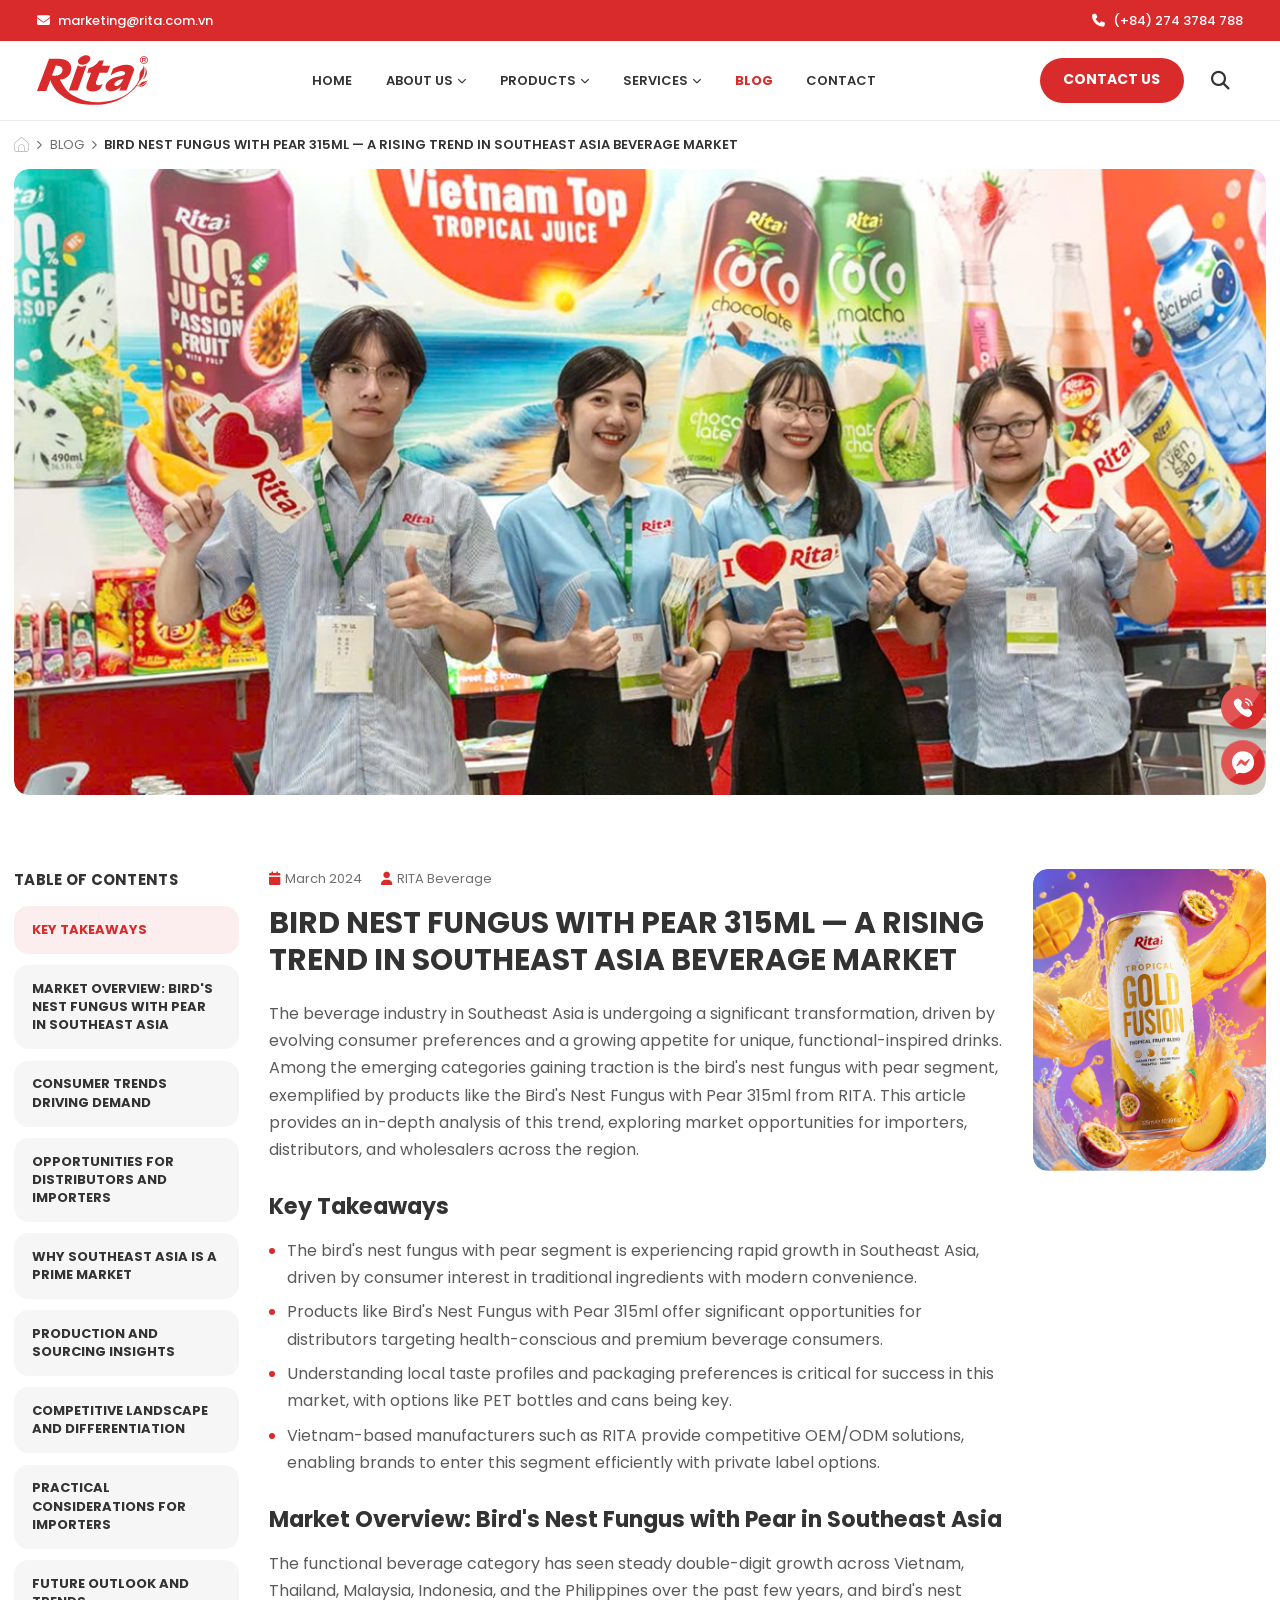
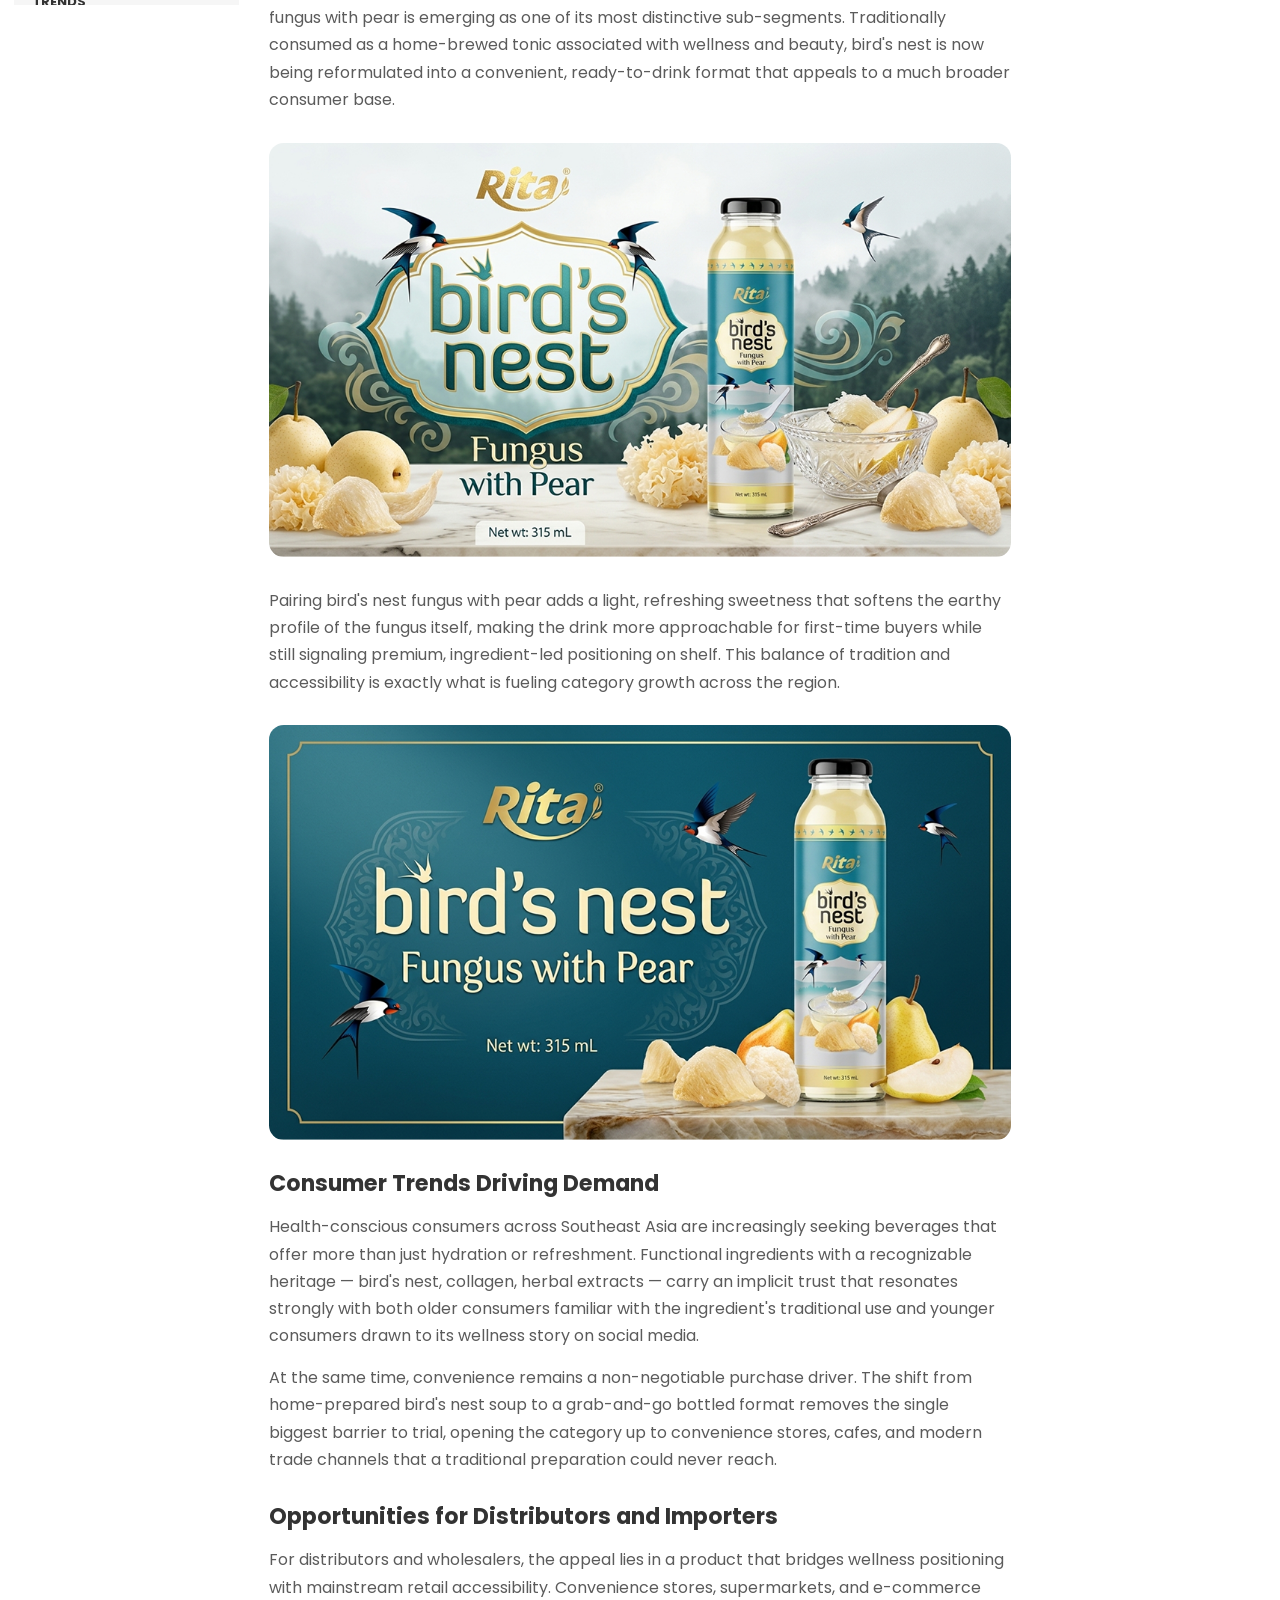
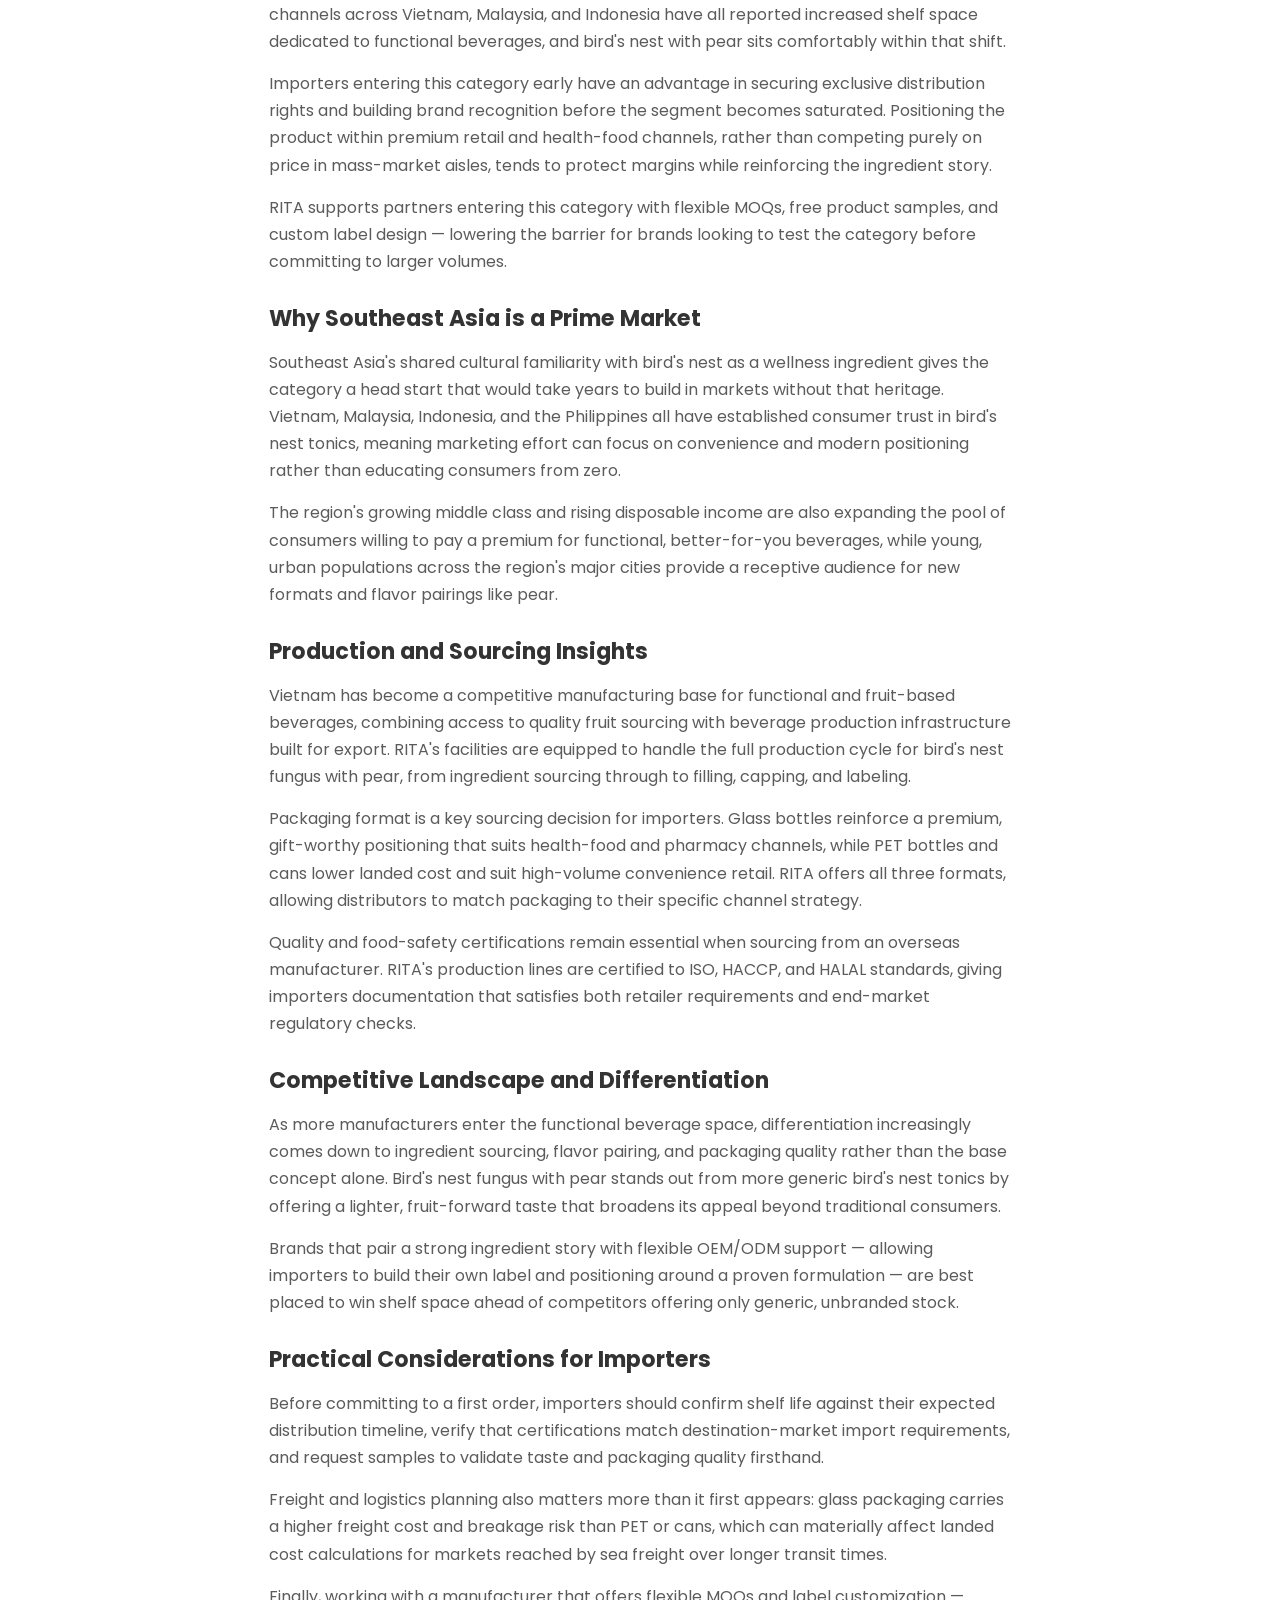
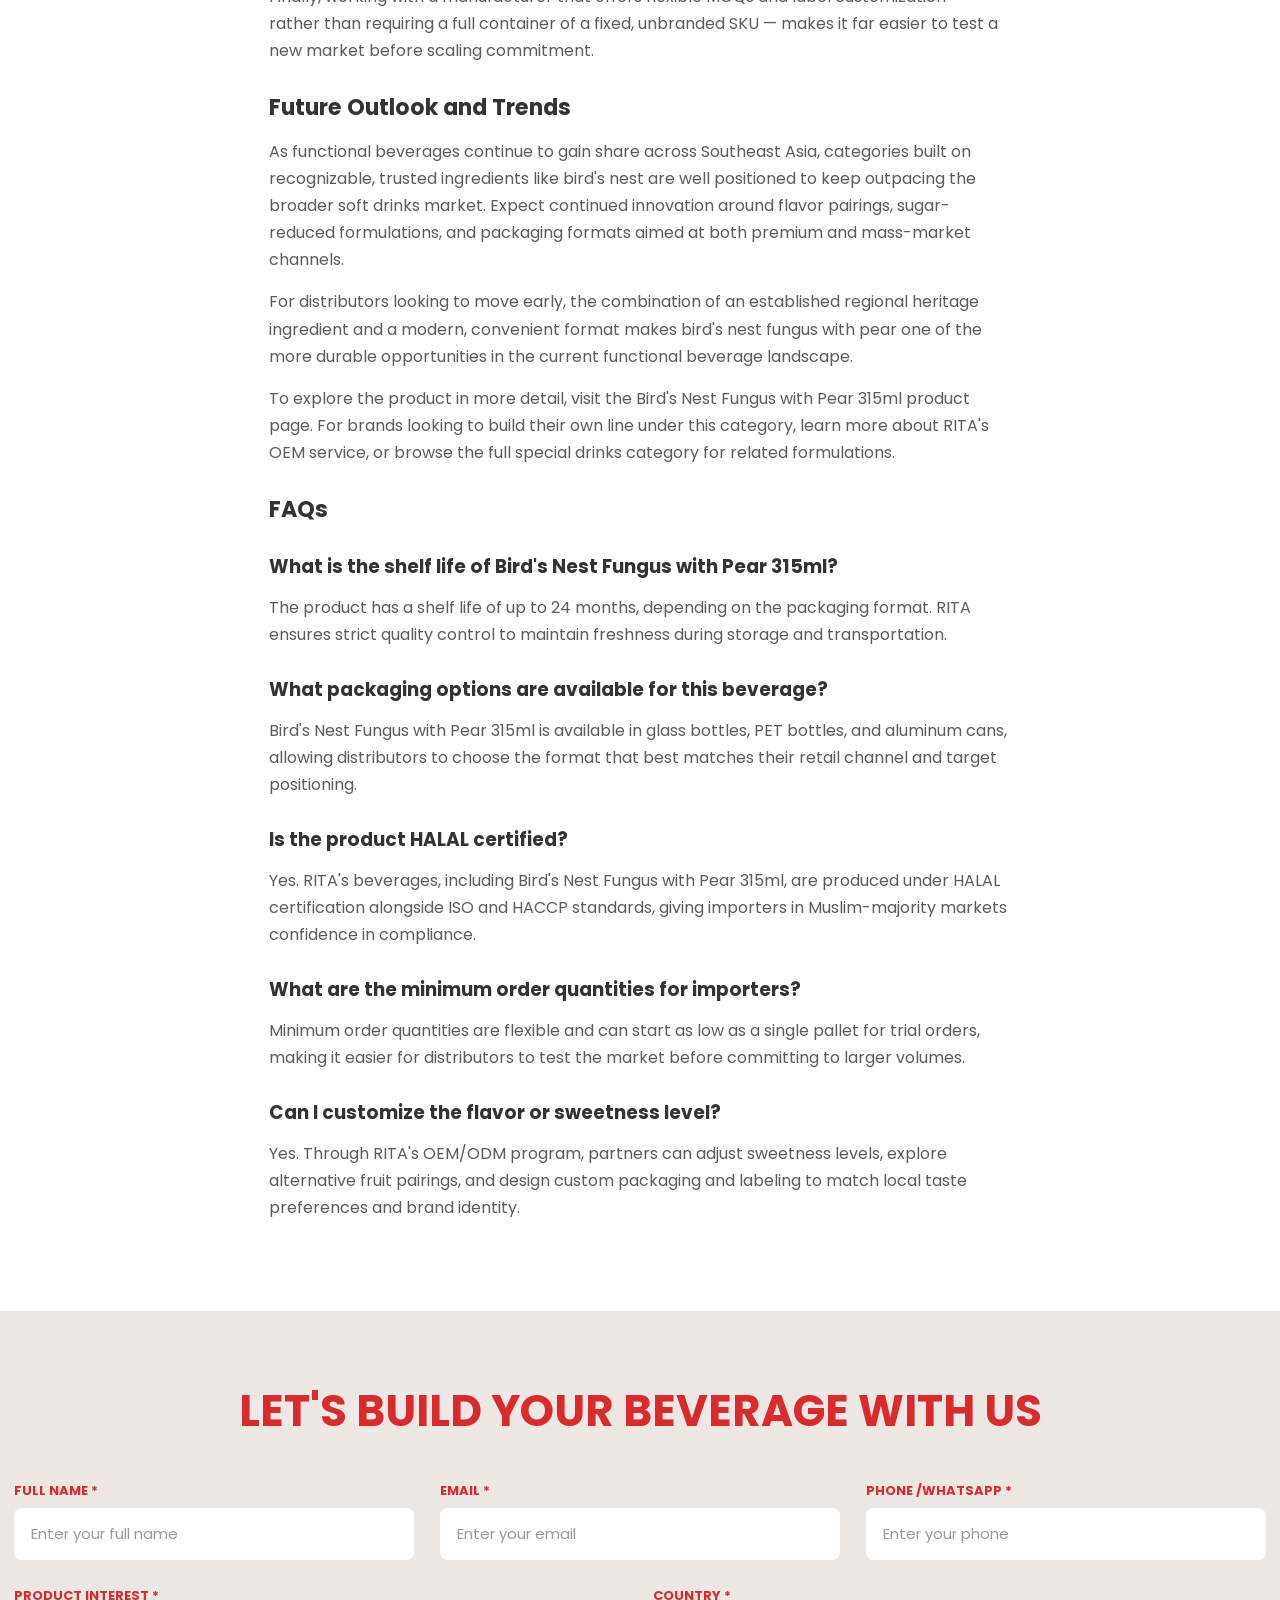
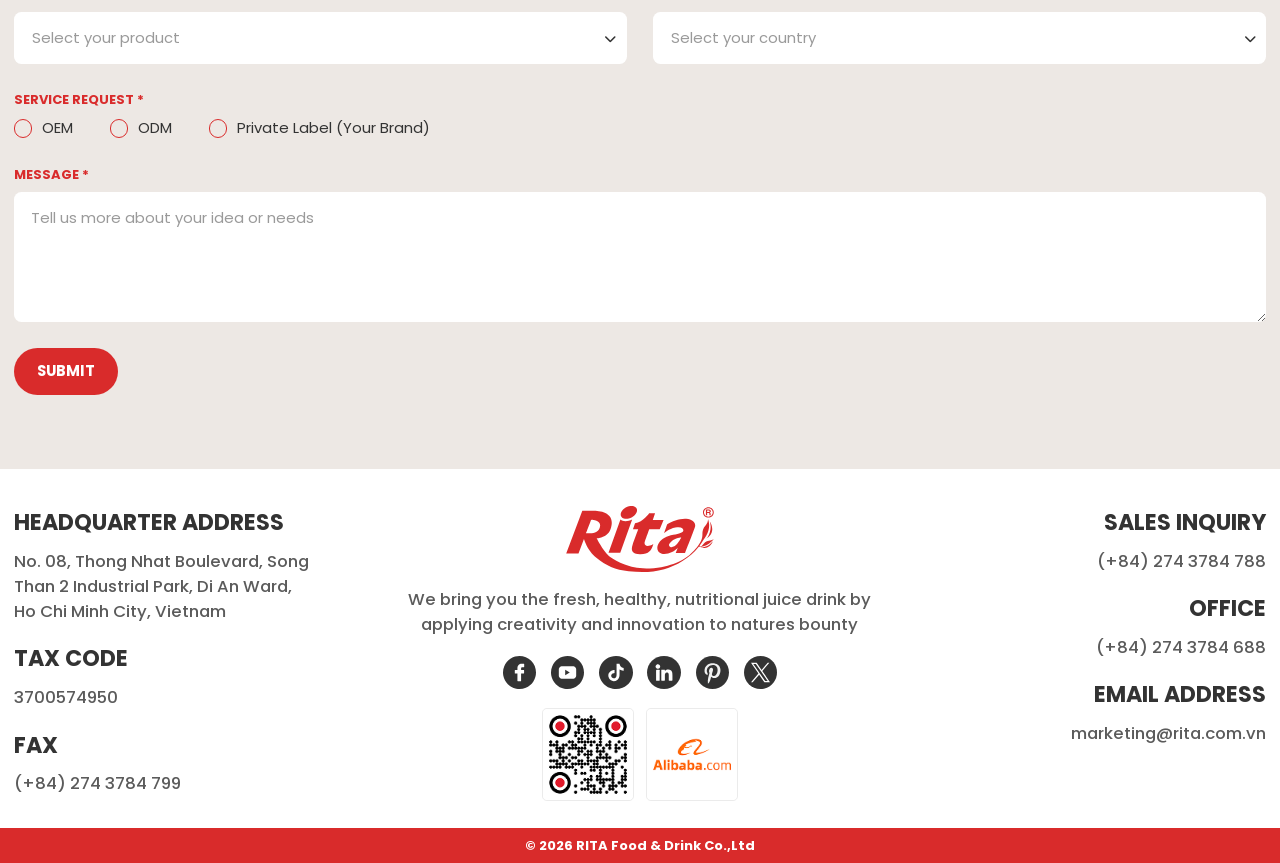
<file: blog-detail.html>
<!DOCTYPE html>
<html lang="en">

<head>
  <meta charset="utf-8">
  <title>Bird Nest Fungus with Pear 315ml — A Rising Trend in Southeast Asia Beverage Market — RITA Beverage</title>
  <meta name="description"
    content="The bird's nest fungus with pear segment is gaining traction across Southeast Asia. Explore the market opportunities for importers, distributors, and wholesalers.">
  <meta name="keywords" content="RITA, beverage, Vietnam, blog, bird's nest, pear, beverage market, importers, distributors">
  <meta name="robots" content="index, follow">
  <meta name="viewport" content="width=device-width, initial-scale=1.0, maximum-scale=1.0">
  <meta http-equiv="X-UA-Compatible" content="IE=edge">
  <link rel="stylesheet" href="./css/style.css">
</head>

<body>
  <header class="hd default">
    <div class="hd-top">
      <div class="hd-top__inner">
        <a class="hd-top__mail" href="mailto:marketing@rita.com.vn"><i class="fas fa-envelope"></i><span>marketing@rita.com.vn</span></a>
        <p class="hd-top__msg"><span class="dot"></span>THE LEADING IN BEVERAGE MANUFACTURING FROM VIET NAM<span class="dot"></span></p>
        <a class="hd-top__tel" href="tel:+842743784788"><i class="fas fa-phone"></i><span>(+84) 274 3784 788</span></a>
      </div>
    </div>
    <div class="hd-bar">
        <div class="hd-main">
          <div class="hd-logo"><a class="custom-logo-link" href="./index.html" aria-label="RITA"><span class="hd-logo__mark"></span></a></div>
          <div class="hd-nav">
            <div class="menu-nav">
              <ul class="menu-list">
                <li class="menu-item"><a class="menu-link" href="./index.html">HOME</a></li>
                <li class="menu-item mega" data-mega="about"><a class="menu-link" href="./our-story.html">ABOUT US<i class="fas fa-chevron-down"></i></a></li>
                <li class="menu-item mega" data-mega="products"><a class="menu-link" href="./products.html">PRODUCTS<i class="fas fa-chevron-down"></i></a></li>
                <li class="menu-item mega" data-mega="services"><a class="menu-link" href="./oem-service.html">SERVICES<i class="fas fa-chevron-down"></i></a></li>
                <li class="menu-item current-menu-item"><a class="menu-link active" href="./blog.html">BLOG</a></li>
                <li class="menu-item"><a class="menu-link" href="./contact.html">CONTACT</a></li>
              </ul>
            </div>
          </div>
          <div class="hd-right">
            <div class="btn-box"><a class="btn pri" href="./contact.html"><span class="txt"><span
                    class="txt-inner">CONTACT US</span></span></a></div>
            <div class="hd-sbtn srchOpenJS"><i class="fas fa-search"></i></div>
            <div class="burger">
              <div class="hamburger" id="hamburger">
                <svg class="ham" viewbox="0 0 100 100" width="48">
                  <path class="line top"
                    d="m 30,33 h 40 c 0,0 9.044436,-0.654587 9.044436,-8.508902 0,-7.854315 -8.024349,-11.958003 -14.89975,-10.85914 -6.875401,1.098863 -13.637059,4.171617 -13.637059,16.368042 v 40">
                  </path>
                  <path class="line middle" d="m 30,50 h 40"></path>
                  <path class="line bottom"
                    d="m 30,67 h 40 c 12.796276,0 15.357889,-11.717785 15.357889,-26.851538 0,-15.133752 -4.786586,-27.274118 -16.667516,-27.274118 -11.88093,0 -18.499247,6.994427 -18.435284,17.125656 l 0.252538,40">
                  </path>
                </svg>
              </div>
            </div>
          </div>
        </div>
        <div class="hd-search">
          <form action="">
            <i class="fas fa-search"></i>
            <input type="text" placeholder="Search..." />
          </form>
          <div class="hd-sbtn srchCloseJS"><i class="fas fa-times"></i></div>
        </div>
        <div class="hd-mega">
          <div class="hd-mega__wrap">
            <div class="hd-mega__inner">
              <div class="hd-mega__panel" data-mega-panel="about">
                <div class="hd-mega__intro">
                  <div class="hd-mega__thumb"><img src="./assets/images/profile.jpg" alt="About Us" loading="lazy" /></div>
                  <div class="hd-mega__intro-foot">
                    <div class="hd-mega__intro-text">
                      <p class="hd-mega__intro-title">About Us</p>
                      <p class="hd-mega__intro-desc">RITA has been crafting and exporting premium beverages from Vietnam for over 20 years. Explore our story, certifications and milestones.</p>
                    </div>
                    <div class="btn-box"><a class="btn pri" href="./our-story.html"><span class="txt"><span class="txt-inner">Learn More</span></span></a></div>
                  </div>
                </div>
                <div class="hd-mega__menu">
                  <ul class="hd-mega__list">
                    <li class="hd-mega__item"><a class="hd-mega__link" href="#">Our Story</a></li>
                    <li class="hd-mega__item"><a class="hd-mega__link" href="./our-certificates.html">Our Certificates</a></li>
                    <li class="hd-mega__item"><a class="hd-mega__link" href="./our-activities.html">Our Activities</a></li>
                    <li class="hd-mega__item"><a class="hd-mega__link" href="./our-history.html">Our History</a></li>
                    <li class="hd-mega__item"><a class="hd-mega__link" href="./our-brands.html">Our Brands</a></li>
                  </ul>
                </div>
              </div>
              <div class="hd-mega__panel" data-mega-panel="products">
                <div class="hd-mega__intro">
                  <div class="hd-mega__thumb"><img src="./assets/images/supermarket.jpg" alt="Products" loading="lazy" /></div>
                  <div class="hd-mega__intro-foot">
                    <div class="hd-mega__intro-text">
                      <p class="hd-mega__intro-title">Products</p>
                      <p class="hd-mega__intro-desc">From tropical juices to functional drinks, worldwide. We craft, bottle and deliver every product with care, consistency and industry-leading quality standards.</p>
                    </div>
                    <div class="btn-box"><a class="btn pri" href="./products.html"><span class="txt"><span class="txt-inner">Learn More</span></span></a></div>
                  </div>
                </div>
                <div class="hd-mega__menu">
                  <ul class="hd-mega__list">
                    <li class="hd-mega__item"><a class="hd-mega__link" href="./products-fruit-juice.html">Fruit Juice</a></li>
                    <li class="hd-mega__item"><a class="hd-mega__link" href="./products-aloe-vera.html">Aloe Vera</a></li>
                    <li class="hd-mega__item"><a class="hd-mega__link" href="./products-coconut-water.html">Coconut Water</a></li>
                    <li class="hd-mega__item"><a class="hd-mega__link" href="./products-milk-drinks.html">Milk Drinks</a></li>
                    <li class="hd-mega__item"><a class="hd-mega__link" href="./products-soft-drinks.html">Soft Drinks</a></li>
                    <li class="hd-mega__item"><a class="hd-mega__link" href="./products-coffee-drinks.html">Coffee Drinks</a></li>
                    <li class="hd-mega__item"><a class="hd-mega__link" href="./products-sparkling-drinks.html">Sparkling Drinks</a></li>
                    <li class="hd-mega__item"><a class="hd-mega__link" href="./products-energy-drinks.html">Energy Drinks</a></li>
                    <li class="hd-mega__item"><a class="hd-mega__link" href="./products-tea-drinks.html">Tea Drinks</a></li>
                  </ul>
                </div>
              </div>
              <div class="hd-mega__panel" data-mega-panel="services">
                <div class="hd-mega__intro">
                  <div class="hd-mega__thumb"><img src="./assets/images/meeting.png" alt="Services" loading="lazy" /></div>
                  <div class="hd-mega__intro-foot">
                    <div class="hd-mega__intro-text">
                      <p class="hd-mega__intro-title">Services</p>
                      <p class="hd-mega__intro-desc">OEM/ODM manufacturing tailored to your brand. From formulation and recipe development to private label production and packaging, we handle it all.</p>
                    </div>
                    <div class="btn-box"><a class="btn pri" href="./oem-service.html"><span class="txt"><span class="txt-inner">Learn More</span></span></a></div>
                  </div>
                </div>
                <div class="hd-mega__menu">
                  <ul class="hd-mega__list">
                    <li class="hd-mega__item"><a class="hd-mega__link" href="./oem-service.html">OEM Service</a></li>
                    <li class="hd-mega__item"><a class="hd-mega__link" href="./odm-service.html">ODM Service</a></li>
                  </ul>
                </div>
              </div>
            </div>
          </div>
        </div>
      </div>
    <div class="hd-overlay"></div>
    <div class="mobile-overlay"></div>
    <div class="mobile">
      <div class="mobile-con">
        <div class="mobile-wr">
          <div class="mobile-nav">
            <div class="menu-nav">
              <ul class="menu-list">
                <li class="menu-item"><a class="menu-link" href="./index.html">HOME</a></li>
                <li class="menu-item has-sub"><a class="menu-link mobileSubJS" href="./our-story.html"
                    data-sub="about">ABOUT US<i class="fas fa-chevron-right"></i></a></li>
                <li class="menu-item has-sub"><a class="menu-link mobileSubJS" href="./products.html"
                    data-sub="products">PRODUCTS<i class="fas fa-chevron-right"></i></a></li>
                <li class="menu-item has-sub"><a class="menu-link mobileSubJS" href="./oem-service.html" data-sub="services">SERVICES<i class="fas fa-chevron-right"></i></a></li>
                <li class="menu-item current-menu-item"><a class="menu-link active" href="./blog.html">BLOG</a></li>
                <li class="menu-item"><a class="menu-link" href="./contact.html">CONTACT</a></li>
              </ul>
            </div>
            <div class="mobile-content">
              <div class="social">
                <div class="social-list"> <a class="social-link" href="#"><i class="fab fa-tiktok"></i></a><a
                    class="social-link" href="#"><i class="fab fa-facebook-f"></i></a><a class="social-link"
                    href="#"><i class="fab fa-youtube"></i></a><a class="social-link" href="#"><i
                      class="fab fa-linkedin-in"></i></a></div>
              </div>
            </div>
          </div>
        </div>
      </div>
      <div class="mobile-sub" data-sub-panel="about">
        <div class="mobile-sub__intro">
          <div class="mobile-sub__head mobileBackJS"><i class="fas fa-chevron-left"></i><span
              class="mobile-sub__title t-32">ABOUT US</span></div>
          <div class="mobile-sub__thumb"><img src="./assets/images/profile.jpg" alt="About Us" loading="lazy" /></div>
          <p class="mobile-sub__desc">RITA has been crafting and exporting premium beverages from Vietnam for over 20 years. Explore our story, certifications and milestones.</p>
          <div class="btn-box"><a class="btn third" href="./our-story.html"><span class="txt"><span
                  class="txt-inner">LEARN MORE</span></span></a></div>
        </div>
        <ul class="mobile-sub__list">
          <li><a href="#">OUR STORY</a></li>
          <li><a href="./our-certificates.html">OUR CERTIFICATES</a></li>
          <li><a href="./our-activities.html">OUR ACTIVITIES</a></li>
          <li><a href="./our-history.html">OUR HISTORY</a></li>
          <li><a href="./our-brands.html">OUR BRANDS</a></li>
        </ul>
      </div>
      <div class="mobile-sub" data-sub-panel="products">
        <div class="mobile-sub__intro">
          <div class="mobile-sub__head mobileBackJS"><i class="fas fa-chevron-left"></i><span
              class="mobile-sub__title t-32">PRODUCTS</span></div>
          <div class="mobile-sub__thumb"><img src="./assets/images/supermarket.jpg" alt="Products" loading="lazy" /></div>
          <p class="mobile-sub__desc">From tropical juices to functional drinks, worldwide. We craft, bottle and deliver every product with care, consistency and industry-leading quality standards.</p>
          <div class="btn-box"><a class="btn third" href="./products.html"><span class="txt"><span
                  class="txt-inner">LEARN MORE</span></span></a></div>
        </div>
        <ul class="mobile-sub__list">
          <li><a href="./products-fruit-juice.html">FRUIT JUICE</a></li>
          <li><a href="./products-aloe-vera.html">ALOE VERA</a></li>
          <li><a href="./products-coconut-water.html">COCONUT WATER</a></li>
          <li><a href="./products-milk-drinks.html">MILK DRINKS</a></li>
          <li><a href="./products-soft-drinks.html">SOFT DRINKS</a></li>
          <li><a href="./products-coffee-drinks.html">COFFEE DRINKS</a></li>
          <li><a href="./products-sparkling-drinks.html">SPARKLING DRINKS</a></li>
          <li><a href="./products-energy-drinks.html">ENERGY DRINKS</a></li>
          <li><a href="./products-tea-drinks.html">TEA DRINKS</a></li>
        </ul>
      </div>
      <div class="mobile-sub" data-sub-panel="services">
        <div class="mobile-sub__intro">
          <div class="mobile-sub__head mobileBackJS"><i class="fas fa-chevron-left"></i><span
              class="mobile-sub__title t-32">SERVICES</span></div>
          <div class="mobile-sub__thumb"><img src="./assets/images/meeting.png" alt="Services" loading="lazy" /></div>
          <p class="mobile-sub__desc">OEM/ODM manufacturing tailored to your brand. From formulation and recipe development to private label production and packaging, we handle it all.</p>
          <div class="btn-box"><a class="btn third" href="./oem-service.html"><span class="txt"><span
                  class="txt-inner">LEARN MORE</span></span></a></div>
        </div>
        <ul class="mobile-sub__list">
          <li><a href="./oem-service.html">OEM SERVICE</a></li>
          <li><a href="./odm-service.html">ODM SERVICE</a></li>
        </ul>
      </div>
    </div>
  </header>

  <main class="main pd-top-full">
    <section class="detail-crumb">
      <div class="container">
        <nav class="breadcrumb" aria-label="Breadcrumb">
          <ol class="breadcrumb-list">
            <li class="breadcrumb-item"><a href="./index.html"><img class="breadcrumb-icon" src="./assets/images/ic-home.svg" alt="Home" loading="eager" /></a></li>
            <li class="breadcrumb-sep"><i class="fas fa-chevron-right"></i></li>
            <li class="breadcrumb-item"><a href="./blog.html">Blog</a></li>
            <li class="breadcrumb-sep"><i class="fas fa-chevron-right"></i></li>
            <li class="breadcrumb-item breadcrumb-item--current">Bird Nest Fungus with Pear 315ml &mdash; A Rising Trend in Southeast Asia Beverage Market</li>
          </ol>
        </nav>
      </div>
    </section>

    <section class="blog-detail__banner">
      <div class="container">
        <div class="blog-detail__banner-img"><img src="./assets/images/news-featured-1.jpg" alt="Bird Nest Fungus with Pear 315ml" loading="eager" /></div>
      </div>
    </section>

    <section class="blog-detail ss-pd">
      <div class="container">
        <div class="blog-detail__row row">
          <aside class="blog-detail__toc col" id="tocSidebar">
            <button class="toc__close" id="tocClose" type="button" aria-label="Close table of contents"><i class="fas fa-times"></i></button>
            <div class="toc" id="articleToc">
              <p class="toc__title">Table of Contents</p>
              <ul class="toc__list" id="tocList"></ul>
            </div>
          </aside>
          <div class="toc__overlay" id="tocOverlay"></div>

          <div class="blog-detail__main col">
            <div class="blog-detail__meta">
              <span class="blog-detail__meta-item"><i class="fas fa-calendar"></i>March 2024</span>
              <span class="blog-detail__meta-item"><i class="fas fa-user"></i>RITA Beverage</span>
            </div>
            <h1 class="blog-detail__title">Bird Nest Fungus with Pear 315ml &mdash; A Rising Trend in Southeast Asia Beverage Market</h1>

            <div class="content-detail" id="articleContent">
              <p>The beverage industry in Southeast Asia is undergoing a significant transformation, driven by evolving consumer preferences and a growing appetite for unique, functional-inspired drinks. Among the emerging categories gaining traction is the bird's nest fungus with pear segment, exemplified by products like the Bird's Nest Fungus with Pear 315ml from RITA. This article provides an in-depth analysis of this trend, exploring market opportunities for importers, distributors, and wholesalers across the region.</p>

              <h2>Key Takeaways</h2>
              <ul>
                <li>The bird's nest fungus with pear segment is experiencing rapid growth in Southeast Asia, driven by consumer interest in traditional ingredients with modern convenience.</li>
                <li>Products like Bird's Nest Fungus with Pear 315ml offer significant opportunities for distributors targeting health-conscious and premium beverage consumers.</li>
                <li>Understanding local taste profiles and packaging preferences is critical for success in this market, with options like PET bottles and cans being key.</li>
                <li>Vietnam-based manufacturers such as RITA provide competitive OEM/ODM solutions, enabling brands to enter this segment efficiently with private label options.</li>
              </ul>

              <h2>Market Overview: Bird's Nest Fungus with Pear in Southeast Asia</h2>
              <p>The functional beverage category has seen steady double-digit growth across Vietnam, Thailand, Malaysia, Indonesia, and the Philippines over the past few years, and bird's nest fungus with pear is emerging as one of its most distinctive sub-segments. Traditionally consumed as a home-brewed tonic associated with wellness and beauty, bird's nest is now being reformulated into a convenient, ready-to-drink format that appeals to a much broader consumer base.</p>
              <img src="./assets/images/news-detail-1.png" alt="Bird's Nest Fungus with Pear 315ml" loading="lazy" />
              <p>Pairing bird's nest fungus with pear adds a light, refreshing sweetness that softens the earthy profile of the fungus itself, making the drink more approachable for first-time buyers while still signaling premium, ingredient-led positioning on shelf. This balance of tradition and accessibility is exactly what is fueling category growth across the region.</p>
              <img src="./assets/images/news-detail-2.png" alt="Bird's Nest Fungus with Pear" loading="lazy" />

              <h2>Consumer Trends Driving Demand</h2>
              <p>Health-conscious consumers across Southeast Asia are increasingly seeking beverages that offer more than just hydration or refreshment. Functional ingredients with a recognizable heritage &mdash; bird's nest, collagen, herbal extracts &mdash; carry an implicit trust that resonates strongly with both older consumers familiar with the ingredient's traditional use and younger consumers drawn to its wellness story on social media.</p>
              <p>At the same time, convenience remains a non-negotiable purchase driver. The shift from home-prepared bird's nest soup to a grab-and-go bottled format removes the single biggest barrier to trial, opening the category up to convenience stores, cafes, and modern trade channels that a traditional preparation could never reach.</p>

              <h2>Opportunities for Distributors and Importers</h2>
              <p>For distributors and wholesalers, the appeal lies in a product that bridges wellness positioning with mainstream retail accessibility. Convenience stores, supermarkets, and e-commerce channels across Vietnam, Malaysia, and Indonesia have all reported increased shelf space dedicated to functional beverages, and bird's nest with pear sits comfortably within that shift.</p>
              <p>Importers entering this category early have an advantage in securing exclusive distribution rights and building brand recognition before the segment becomes saturated. Positioning the product within premium retail and health-food channels, rather than competing purely on price in mass-market aisles, tends to protect margins while reinforcing the ingredient story.</p>
              <p>RITA supports partners entering this category with flexible MOQs, free product samples, and custom label design &mdash; lowering the barrier for brands looking to test the category before committing to larger volumes.</p>

              <h2>Why Southeast Asia is a Prime Market</h2>
              <p>Southeast Asia's shared cultural familiarity with bird's nest as a wellness ingredient gives the category a head start that would take years to build in markets without that heritage. Vietnam, Malaysia, Indonesia, and the Philippines all have established consumer trust in bird's nest tonics, meaning marketing effort can focus on convenience and modern positioning rather than educating consumers from zero.</p>
              <p>The region's growing middle class and rising disposable income are also expanding the pool of consumers willing to pay a premium for functional, better-for-you beverages, while young, urban populations across the region's major cities provide a receptive audience for new formats and flavor pairings like pear.</p>

              <h2>Production and Sourcing Insights</h2>
              <p>Vietnam has become a competitive manufacturing base for functional and fruit-based beverages, combining access to quality fruit sourcing with beverage production infrastructure built for export. RITA's facilities are equipped to handle the full production cycle for bird's nest fungus with pear, from ingredient sourcing through to filling, capping, and labeling.</p>
              <p>Packaging format is a key sourcing decision for importers. Glass bottles reinforce a premium, gift-worthy positioning that suits health-food and pharmacy channels, while PET bottles and cans lower landed cost and suit high-volume convenience retail. RITA offers all three formats, allowing distributors to match packaging to their specific channel strategy.</p>
              <p>Quality and food-safety certifications remain essential when sourcing from an overseas manufacturer. RITA's production lines are certified to ISO, HACCP, and HALAL standards, giving importers documentation that satisfies both retailer requirements and end-market regulatory checks.</p>

              <h2>Competitive Landscape and Differentiation</h2>
              <p>As more manufacturers enter the functional beverage space, differentiation increasingly comes down to ingredient sourcing, flavor pairing, and packaging quality rather than the base concept alone. Bird's nest fungus with pear stands out from more generic bird's nest tonics by offering a lighter, fruit-forward taste that broadens its appeal beyond traditional consumers.</p>
              <p>Brands that pair a strong ingredient story with flexible OEM/ODM support &mdash; allowing importers to build their own label and positioning around a proven formulation &mdash; are best placed to win shelf space ahead of competitors offering only generic, unbranded stock.</p>

              <h2>Practical Considerations for Importers</h2>
              <p>Before committing to a first order, importers should confirm shelf life against their expected distribution timeline, verify that certifications match destination-market import requirements, and request samples to validate taste and packaging quality firsthand.</p>
              <p>Freight and logistics planning also matters more than it first appears: glass packaging carries a higher freight cost and breakage risk than PET or cans, which can materially affect landed cost calculations for markets reached by sea freight over longer transit times.</p>
              <p>Finally, working with a manufacturer that offers flexible MOQs and label customization &mdash; rather than requiring a full container of a fixed, unbranded SKU &mdash; makes it far easier to test a new market before scaling commitment.</p>

              <h2>Future Outlook and Trends</h2>
              <p>As functional beverages continue to gain share across Southeast Asia, categories built on recognizable, trusted ingredients like bird's nest are well positioned to keep outpacing the broader soft drinks market. Expect continued innovation around flavor pairings, sugar-reduced formulations, and packaging formats aimed at both premium and mass-market channels.</p>
              <p>For distributors looking to move early, the combination of an established regional heritage ingredient and a modern, convenient format makes bird's nest fungus with pear one of the more durable opportunities in the current functional beverage landscape.</p>
              <p>To explore the product in more detail, visit the <a href="./product-detail.html">Bird's Nest Fungus with Pear 315ml product page</a>. For brands looking to build their own line under this category, learn more about <a href="#">RITA's OEM service</a>, or browse the full <a href="./product-category.html">special drinks category</a> for related formulations.</p>

              <h2>FAQs</h2>

              <h3>What is the shelf life of Bird's Nest Fungus with Pear 315ml?</h3>
              <p>The product has a shelf life of up to 24 months, depending on the packaging format. RITA ensures strict quality control to maintain freshness during storage and transportation.</p>

              <h3>What packaging options are available for this beverage?</h3>
              <p>Bird's Nest Fungus with Pear 315ml is available in glass bottles, PET bottles, and aluminum cans, allowing distributors to choose the format that best matches their retail channel and target positioning.</p>

              <h3>Is the product HALAL certified?</h3>
              <p>Yes. RITA's beverages, including Bird's Nest Fungus with Pear 315ml, are produced under HALAL certification alongside ISO and HACCP standards, giving importers in Muslim-majority markets confidence in compliance.</p>

              <h3>What are the minimum order quantities for importers?</h3>
              <p>Minimum order quantities are flexible and can start as low as a single pallet for trial orders, making it easier for distributors to test the market before committing to larger volumes.</p>

              <h3>Can I customize the flavor or sweetness level?</h3>
              <p>Yes. Through RITA's OEM/ODM program, partners can adjust sweetness levels, explore alternative fruit pairings, and design custom packaging and labeling to match local taste preferences and brand identity.</p>
            </div>
          </div>

          <aside class="blog-detail__ads col">
            <a class="blog-detail__ad" href="./contact.html">
              <img src="./assets/images/cate-fruit-juice.png" alt="Contact RITA Beverage" loading="lazy" />
            </a>
          </aside>
        </div>
      </div>

      <button class="toc-fab" id="tocFab" type="button" aria-label="Open table of contents"><i class="fas fa-list-ul"></i></button>
    </section>
  </main>

  <section class="lead-form" id="lead-form">
    <div class="container">
      <h2 class="lead-form__title">Let's build your beverage with us</h2>
      <form class="lead-form__form" action="">
        <div class="lead-form__row">
          <label class="lead-form__field">
            <span class="lead-form__label">Full Name *</span>
            <input type="text" name="full_name" placeholder="Enter your full name" required>
          </label>
          <label class="lead-form__field">
            <span class="lead-form__label">Email *</span>
            <input type="email" name="email" placeholder="Enter your email" required>
          </label>
          <label class="lead-form__field">
            <span class="lead-form__label">Phone /Whatsapp *</span>
            <input type="tel" name="phone" placeholder="Enter your phone" required>
          </label>
        </div>
        <div class="lead-form__row lead-form__row--2">
          <label class="lead-form__field">
            <span class="lead-form__label">Product Interest *</span>
            <select class="re-select-main" name="product" data-placeholder="Select your product">
              <option value=""></option>
              <option>All Products</option>
              <option>Fruit Juice</option>
              <option>Aloe Vera</option>
              <option>Coconut Water</option>
              <option>Milk Drinks</option>
              <option>Soft Drinks</option>
              <option>Coffee Drinks</option>
              <option>Sparkling Drinks</option>
              <option>Energy Drinks</option>
              <option>Tea Drinks</option>
            </select>
          </label>
          <label class="lead-form__field">
            <span class="lead-form__label">Country *</span>
            <select class="re-select-main" name="country" data-placeholder="Select your country">
              <option value=""></option>
              <option>United States</option>
              <option>United Kingdom</option>
              <option>Germany</option>
              <option>France</option>
              <option>Japan</option>
              <option>South Korea</option>
              <option>China</option>
              <option>Australia</option>
              <option>UAE</option>
              <option>Other</option>
            </select>
          </label>
        </div>
        <div class="lead-form__field lead-form__field--full">
          <span class="lead-form__label">Service Request *</span>
          <div class="lead-form__radios">
            <label class="lead-form__radio"><input type="radio" name="service" value="OEM"><span class="dot"></span>OEM</label>
            <label class="lead-form__radio"><input type="radio" name="service" value="ODM"><span class="dot"></span>ODM</label>
            <label class="lead-form__radio"><input type="radio" name="service" value="Private Label"><span class="dot"></span>Private Label (Your Brand)</label>
          </div>
        </div>
        <label class="lead-form__field lead-form__field--full">
          <span class="lead-form__label">Message *</span>
          <textarea name="message" rows="4" placeholder="Tell us more about your idea or needs" required></textarea>
        </label>
        <div class="btn-box"><button class="btn pri" type="submit"><span class="txt"><span class="txt-inner">SUBMIT</span></span></button></div>
      </form>
    </div>
  </section>

  <footer class="ft">
    <div class="container">
    <div class="ft-top">
        <div class="ft-flex row">
          <div class="ft-item col">
            <div class="wrapper">
              <p class="ft-tt t-24">Headquarter Address</p>
              <ul class="ft-add t-18">
                <li class="ft-add__item">
                  <p class="txt"><a href="https://maps.app.goo.gl/se2kEnWbQ3jPCg6U9" target="_blank" rel="noopener">No. 08, Thong Nhat Boulevard, Song Than 2 Industrial Park, Di An Ward, Ho Chi Minh
                    City, Vietnam</a></p>
                </li>
              </ul>
            </div>
            <div class="wrapper">
              <p class="ft-tt t-24">Tax CODE</p>
              <ul class="ft-add t-18">
                <li class="ft-add__item">
                  <p class="txt">3700574950</p>
                </li>
              </ul>
            </div>
            <div class="wrapper">
              <p class="ft-tt t-24">FAX</p>
              <ul class="ft-add t-18">
                <li class="ft-add__item">
                  <p class="txt"><a href="tel:+842743784799">(+84) 274 3784 799</a></p>
                </li>
              </ul>
            </div>
          </div>
          <div class="ft-item col ft-item--center">
            <div class="ft-logo"><span class="ft-logo__mark"></span></div>
            <p class="ft-desc t-18">We bring you the fresh, healthy, nutritional juice drink by applying creativity and innovation to natures bounty</p>
            <div class="social-list ft-social">
              <a class="social-link" href="https://www.facebook.com/beveragevietnam" target="_blank" rel="noopener" aria-label="Join Us on Facebook"><img src="./assets/images/ic-facebook.svg" alt="Facebook" loading="lazy" /></a>
              <a class="social-link" href="https://www.youtube.com/c/RitaBeverage" target="_blank" rel="noopener" aria-label="Watching on Youtube"><img src="./assets/images/ic-youtube.svg" alt="Youtube" loading="lazy" /></a>
              <a class="social-link" href="https://www.tiktok.com/@ritabeverage" target="_blank" rel="noopener" aria-label="Watching on Tiktok"><img src="./assets/images/ic-tiktok.svg" alt="Tiktok" loading="lazy" /></a>
              <a class="social-link" href="https://www.linkedin.com/company/rita-food-drink-co-ltd" target="_blank" rel="noopener" aria-label="Join Us on Linkedin"><img src="./assets/images/ic-linked.svg" alt="Linked In" loading="lazy" /></a>
              <a class="social-link" href="https://www.pinterest.com/ritafooddrink" target="_blank" rel="noopener" aria-label="Join Us on Pinterest"><img src="./assets/images/ic-pinterest.svg" alt="Pinterest" loading="lazy" /></a>
              <a class="social-link" href="https://x.com/ritavietnam" target="_blank" rel="noopener" aria-label="Follow Us on X"><img src="./assets/images/ic-x.svg" alt="X" loading="lazy" /></a>
            </div>
            <div class="ft-links">
              <a class="ft-alibaba" href="https://rita.com.vn" target="_blank" rel="noopener"><img src="./assets/images/qr.png" alt="RITA official website QR code" loading="lazy" /></a>
              <a class="ft-alibaba" href="https://vn105660124.trustpass.alibaba.com/" target="_blank" rel="noopener"><img src="./assets/images/alibaba.png" alt="RITA on Alibaba" loading="lazy" /></a>
            </div>
          </div>
          <div class="ft-item col">
            <div class="wrapper">
              <p class="ft-tt t-24">Sales inquiry</p>
              <ul class="ft-add t-18">
                <li class="ft-add__item">
                  <p class="txt"><a href="tel:+842743784788">(+84) 274 3784 788</a></p>
                </li>
              </ul>
            </div>
            <div class="wrapper">
              <p class="ft-tt t-24">OFFICE</p>
              <ul class="ft-add t-18">
                <li class="ft-add__item">
                  <p class="txt"><a href="tel:+842743784688">(+84) 274 3784 688</a></p>
                </li>
              </ul>
            </div>
            <div class="wrapper">
              <p class="ft-tt t-24">Email Address</p>
              <ul class="ft-add t-18">
                <li class="ft-add__item">
                  <p class="txt"><a href="mailto:marketing@rita.com.vn">marketing@rita.com.vn</a></p>
                </li>
              </ul>
            </div>
          </div>
        </div>
      </div>
    </div>
    <div class="ft-bottom">
      <div class="ft-bottom__flex">
        <div class="ft-bottom__text">
          <p class="txt">© 2026 RITA Food &amp; Drink Co.,Ltd</p>
        </div>
      </div>
    </div>
  </footer>

  <div class="sidefix">
    <a class="sidefix-item" href="tel:+842743784788" aria-label="Call us"><img src="./assets/images/cta-phone.svg" alt="" loading="lazy" /></a>
    <a class="sidefix-item" href="#" aria-label="Chat with us"><img src="./assets/images/cta-mess.svg" alt="" loading="lazy" /></a>
    <div class="sidefix-item back-to-top backToTop" aria-label="Back to top"><img src="./assets/images/cta-totop.svg" alt="" loading="lazy" /></div>
  </div>

  <script src="./assets/library/jquery/jquery.js"></script>
  <script src="./assets/library/jquery/jquery-migrate.js"></script>
  <script src="./assets/library/aos/aos.js"></script>
  <script src="./assets/library/gsap/gsap.min.js"></script>
  <script src="./assets/library/gsap/ScrollTrigger.min.js"></script>
  <script src="./assets/library/ukiyo/ukiyo.min.js"></script>
  <script src="./js/main.js?v=2" type="module"></script>
</body>

</html>
</file>
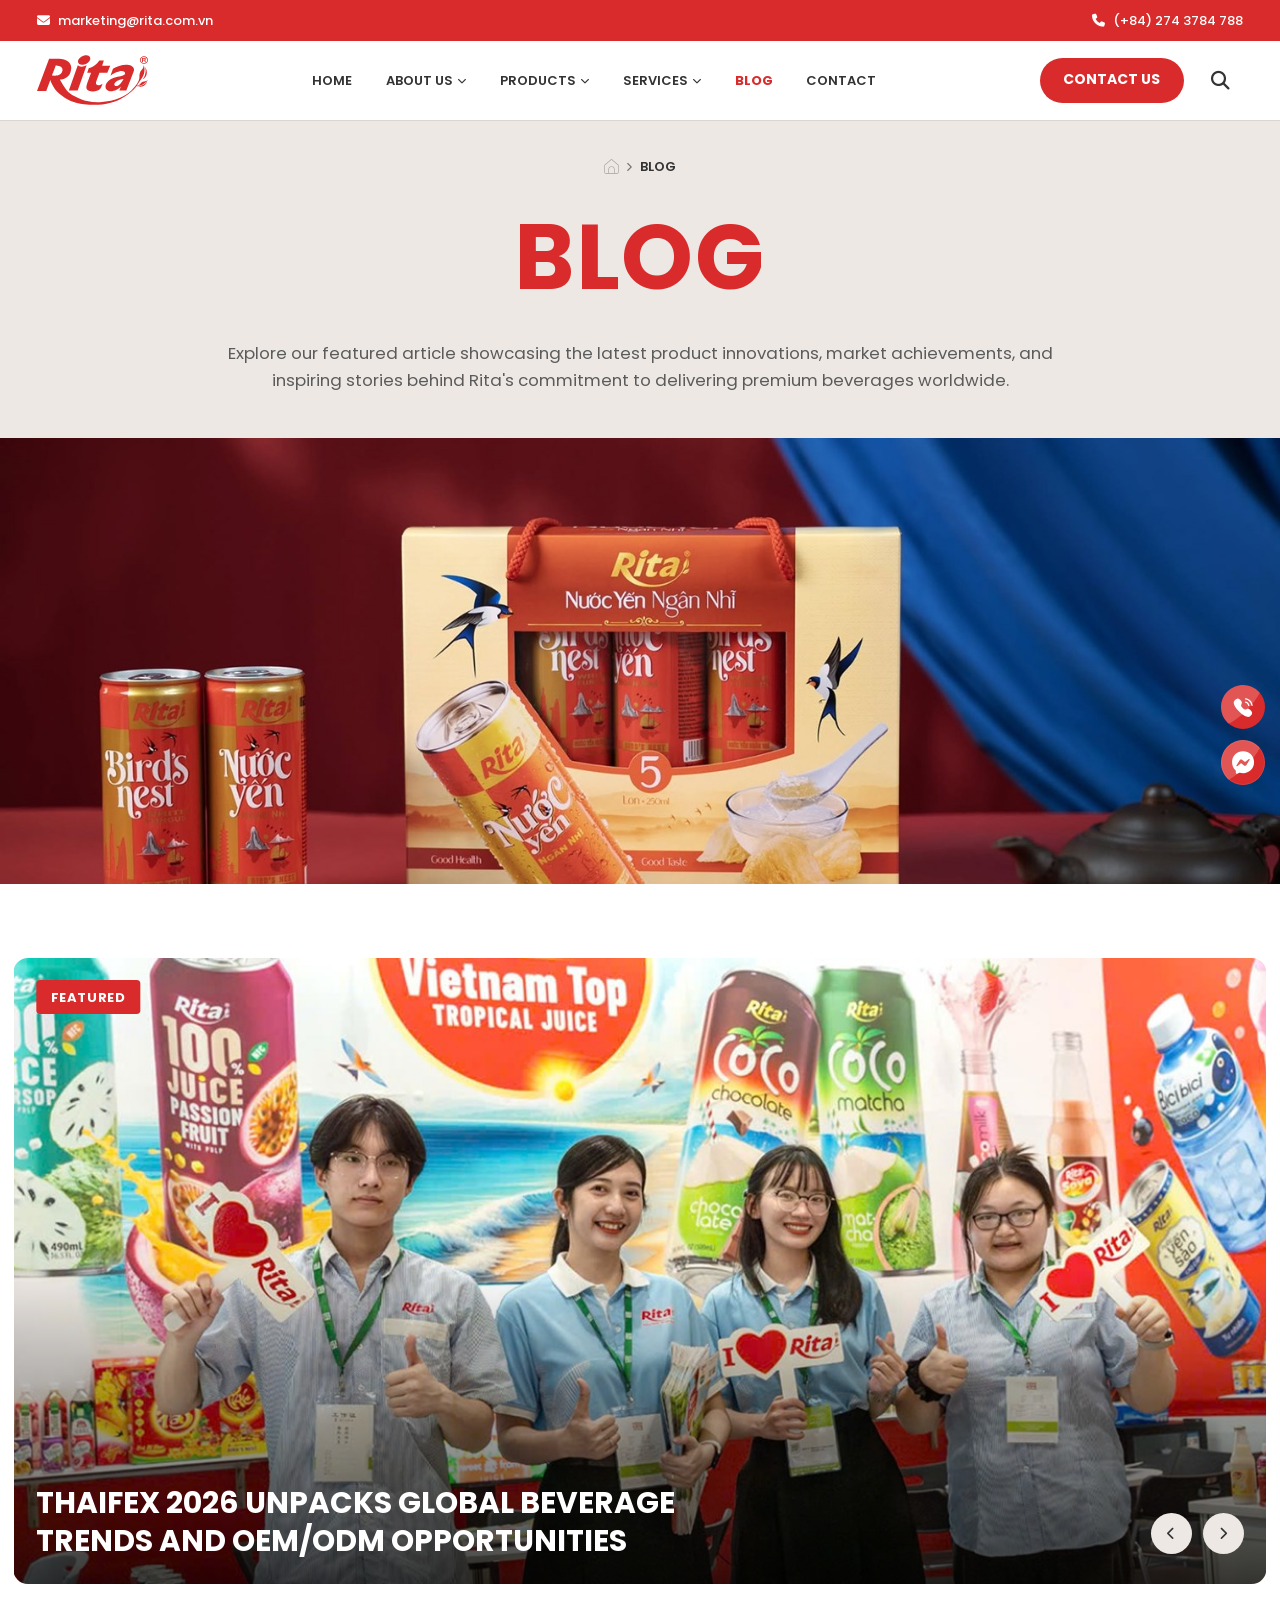
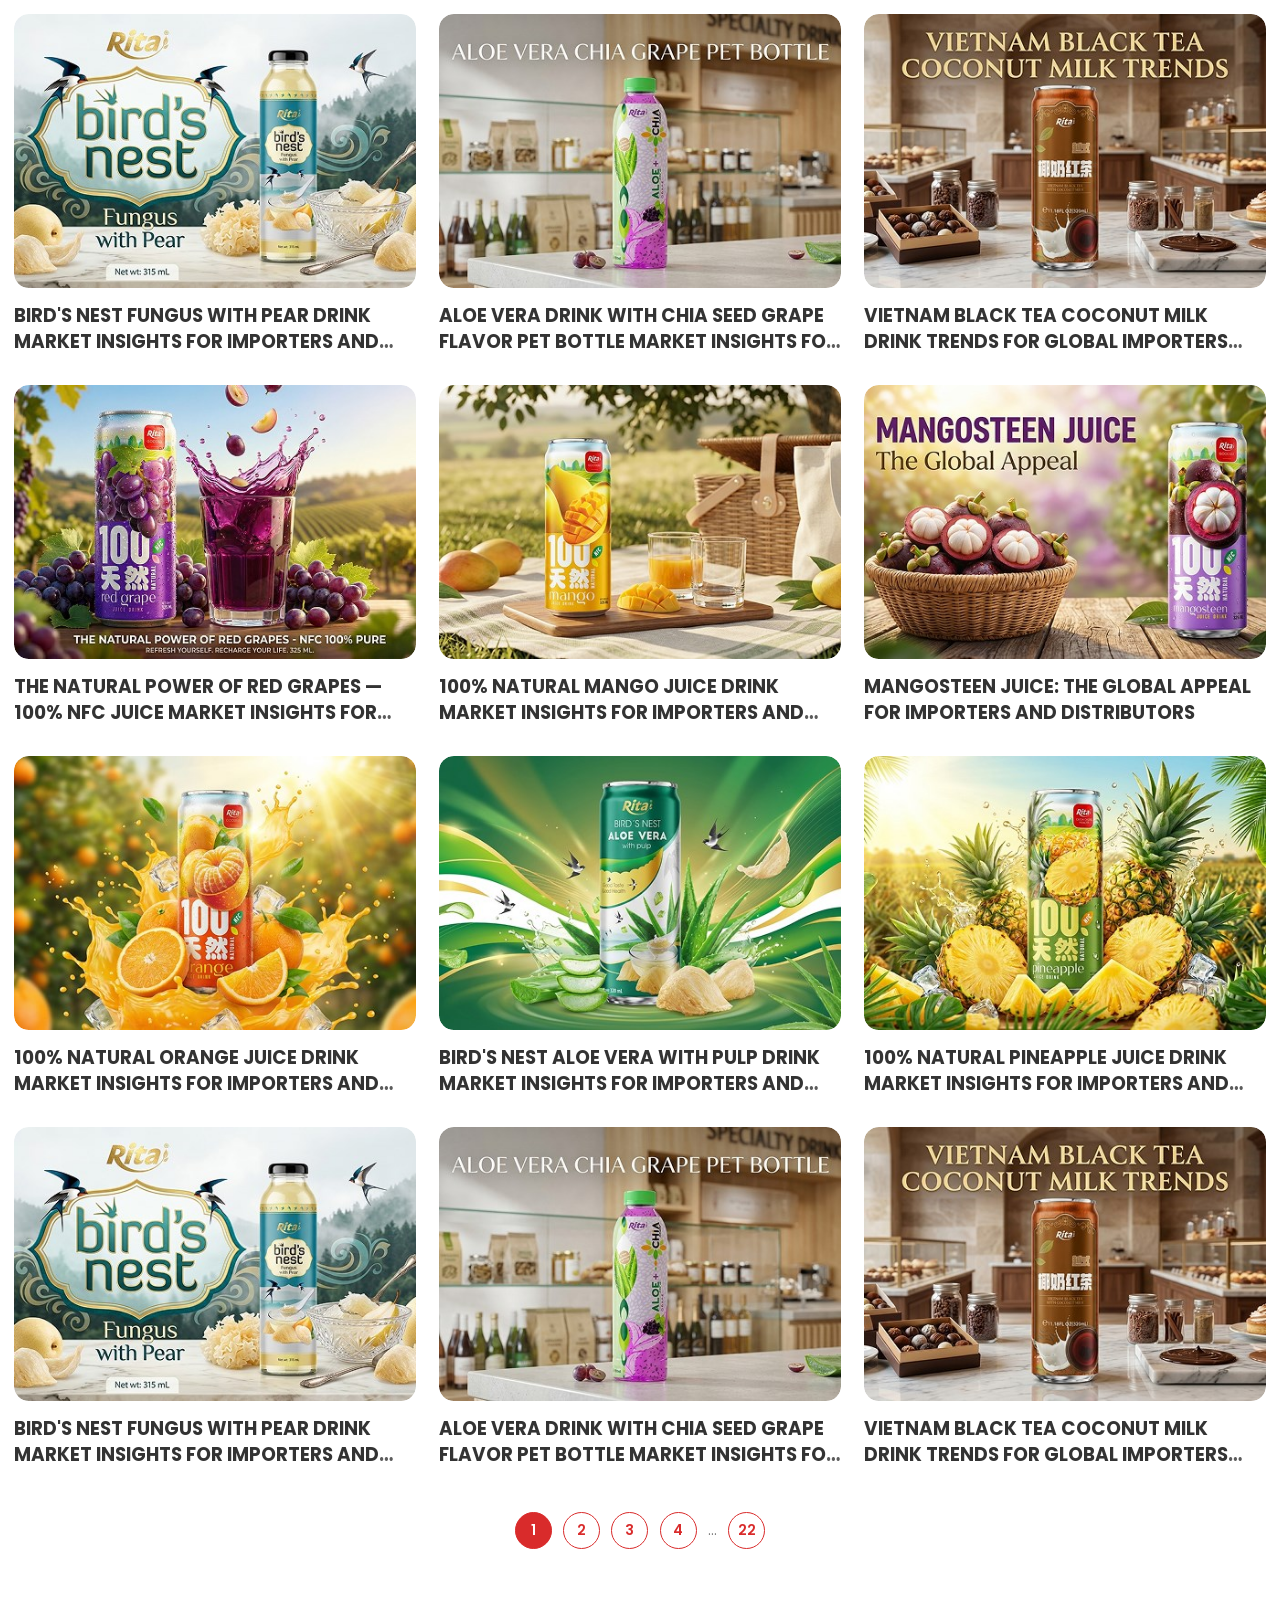
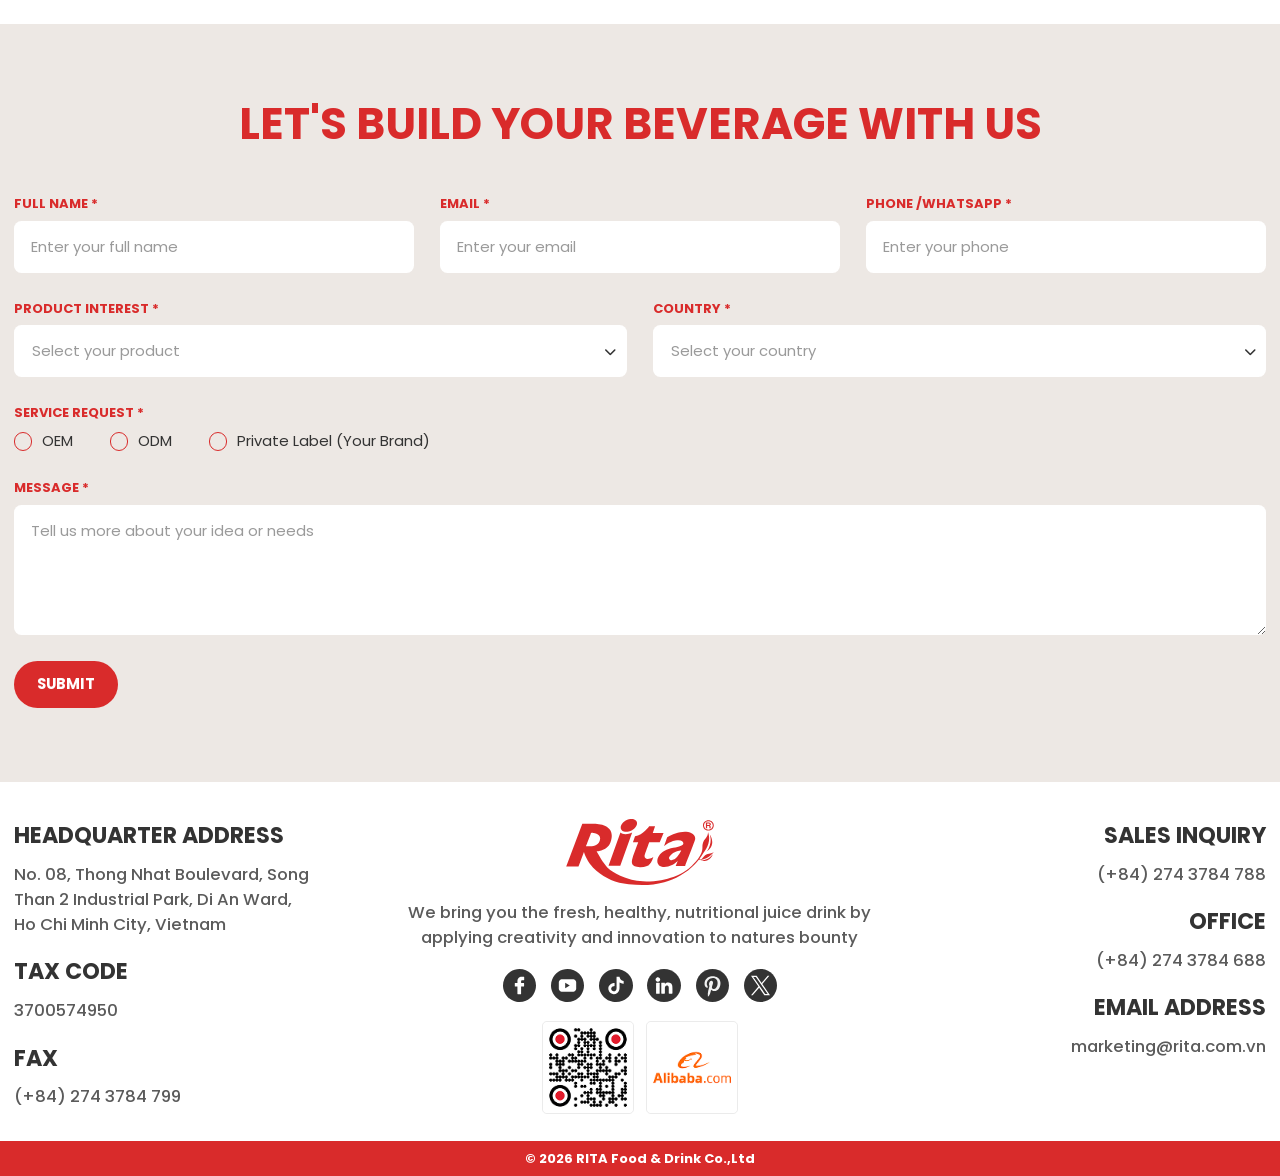
<file: blog.html>
<!DOCTYPE html>
<html lang="en">

<head>
  <meta charset="utf-8">
  <title>Blog — RITA Beverage</title>
  <meta name="description"
    content="Explore our featured article showcasing the latest product innovations, market achievements, and inspiring stories behind Rita's commitment to delivering premium beverages worldwide.">
  <meta name="keywords" content="RITA, beverage, Vietnam, blog, news, beverage industry, market insights">
  <meta name="robots" content="index, follow">
  <meta name="viewport" content="width=device-width, initial-scale=1.0, maximum-scale=1.0">
  <meta http-equiv="X-UA-Compatible" content="IE=edge">
  <link rel="stylesheet" href="./css/style.css">
</head>

<body>
  <header class="hd default">
    <div class="hd-top">
      <div class="hd-top__inner">
        <a class="hd-top__mail" href="mailto:marketing@rita.com.vn"><i class="fas fa-envelope"></i><span>marketing@rita.com.vn</span></a>
        <p class="hd-top__msg"><span class="dot"></span>THE LEADING IN BEVERAGE MANUFACTURING FROM VIET NAM<span class="dot"></span></p>
        <a class="hd-top__tel" href="tel:+842743784788"><i class="fas fa-phone"></i><span>(+84) 274 3784 788</span></a>
      </div>
    </div>
    <div class="hd-bar">
        <div class="hd-main">
          <div class="hd-logo"><a class="custom-logo-link" href="./index.html" aria-label="RITA"><span class="hd-logo__mark"></span></a></div>
          <div class="hd-nav">
            <div class="menu-nav">
              <ul class="menu-list">
                <li class="menu-item"><a class="menu-link" href="./index.html">HOME</a></li>
                <li class="menu-item mega" data-mega="about"><a class="menu-link" href="./our-story.html">ABOUT US<i class="fas fa-chevron-down"></i></a></li>
                <li class="menu-item mega" data-mega="products"><a class="menu-link" href="./products.html">PRODUCTS<i class="fas fa-chevron-down"></i></a></li>
                <li class="menu-item mega" data-mega="services"><a class="menu-link" href="./oem-service.html">SERVICES<i class="fas fa-chevron-down"></i></a></li>
                <li class="menu-item current-menu-item"><a class="menu-link active" href="./blog.html">BLOG</a></li>
                <li class="menu-item"><a class="menu-link" href="./contact.html">CONTACT</a></li>
              </ul>
            </div>
          </div>
          <div class="hd-right">
            <div class="btn-box"><a class="btn pri" href="./contact.html"><span class="txt"><span
                    class="txt-inner">CONTACT US</span></span></a></div>
            <div class="hd-sbtn srchOpenJS"><i class="fas fa-search"></i></div>
            <div class="burger">
              <div class="hamburger" id="hamburger">
                <svg class="ham" viewbox="0 0 100 100" width="48">
                  <path class="line top"
                    d="m 30,33 h 40 c 0,0 9.044436,-0.654587 9.044436,-8.508902 0,-7.854315 -8.024349,-11.958003 -14.89975,-10.85914 -6.875401,1.098863 -13.637059,4.171617 -13.637059,16.368042 v 40">
                  </path>
                  <path class="line middle" d="m 30,50 h 40"></path>
                  <path class="line bottom"
                    d="m 30,67 h 40 c 12.796276,0 15.357889,-11.717785 15.357889,-26.851538 0,-15.133752 -4.786586,-27.274118 -16.667516,-27.274118 -11.88093,0 -18.499247,6.994427 -18.435284,17.125656 l 0.252538,40">
                  </path>
                </svg>
              </div>
            </div>
          </div>
        </div>
        <div class="hd-search">
          <form action="">
            <i class="fas fa-search"></i>
            <input type="text" placeholder="Search..." />
          </form>
          <div class="hd-sbtn srchCloseJS"><i class="fas fa-times"></i></div>
        </div>
        <div class="hd-mega">
          <div class="hd-mega__wrap">
            <div class="hd-mega__inner">
              <div class="hd-mega__panel" data-mega-panel="about">
                <div class="hd-mega__intro">
                  <div class="hd-mega__thumb"><img src="./assets/images/profile.jpg" alt="About Us" loading="lazy" /></div>
                  <div class="hd-mega__intro-foot">
                    <div class="hd-mega__intro-text">
                      <p class="hd-mega__intro-title">About Us</p>
                      <p class="hd-mega__intro-desc">RITA has been crafting and exporting premium beverages from Vietnam for over 20 years. Explore our story, certifications and milestones.</p>
                    </div>
                    <div class="btn-box"><a class="btn pri" href="./our-story.html"><span class="txt"><span class="txt-inner">Learn More</span></span></a></div>
                  </div>
                </div>
                <div class="hd-mega__menu">
                  <ul class="hd-mega__list">
                    <li class="hd-mega__item"><a class="hd-mega__link" href="#">Our Story</a></li>
                    <li class="hd-mega__item"><a class="hd-mega__link" href="./our-certificates.html">Our Certificates</a></li>
                    <li class="hd-mega__item"><a class="hd-mega__link" href="./our-activities.html">Our Activities</a></li>
                    <li class="hd-mega__item"><a class="hd-mega__link" href="./our-history.html">Our History</a></li>
                    <li class="hd-mega__item"><a class="hd-mega__link" href="./our-brands.html">Our Brands</a></li>
                  </ul>
                </div>
              </div>
              <div class="hd-mega__panel" data-mega-panel="products">
                <div class="hd-mega__intro">
                  <div class="hd-mega__thumb"><img src="./assets/images/supermarket.jpg" alt="Products" loading="lazy" /></div>
                  <div class="hd-mega__intro-foot">
                    <div class="hd-mega__intro-text">
                      <p class="hd-mega__intro-title">Products</p>
                      <p class="hd-mega__intro-desc">From tropical juices to functional drinks, worldwide. We craft, bottle and deliver every product with care, consistency and industry-leading quality standards.</p>
                    </div>
                    <div class="btn-box"><a class="btn pri" href="./products.html"><span class="txt"><span class="txt-inner">Learn More</span></span></a></div>
                  </div>
                </div>
                <div class="hd-mega__menu">
                  <ul class="hd-mega__list">
                    <li class="hd-mega__item"><a class="hd-mega__link" href="./products-fruit-juice.html">Fruit Juice</a></li>
                    <li class="hd-mega__item"><a class="hd-mega__link" href="./products-aloe-vera.html">Aloe Vera</a></li>
                    <li class="hd-mega__item"><a class="hd-mega__link" href="./products-coconut-water.html">Coconut Water</a></li>
                    <li class="hd-mega__item"><a class="hd-mega__link" href="./products-milk-drinks.html">Milk Drinks</a></li>
                    <li class="hd-mega__item"><a class="hd-mega__link" href="./products-soft-drinks.html">Soft Drinks</a></li>
                    <li class="hd-mega__item"><a class="hd-mega__link" href="./products-coffee-drinks.html">Coffee Drinks</a></li>
                    <li class="hd-mega__item"><a class="hd-mega__link" href="./products-sparkling-drinks.html">Sparkling Drinks</a></li>
                    <li class="hd-mega__item"><a class="hd-mega__link" href="./products-energy-drinks.html">Energy Drinks</a></li>
                    <li class="hd-mega__item"><a class="hd-mega__link" href="./products-tea-drinks.html">Tea Drinks</a></li>
                  </ul>
                </div>
              </div>
              <div class="hd-mega__panel" data-mega-panel="services">
                <div class="hd-mega__intro">
                  <div class="hd-mega__thumb"><img src="./assets/images/meeting.png" alt="Services" loading="lazy" /></div>
                  <div class="hd-mega__intro-foot">
                    <div class="hd-mega__intro-text">
                      <p class="hd-mega__intro-title">Services</p>
                      <p class="hd-mega__intro-desc">OEM/ODM manufacturing tailored to your brand. From formulation and recipe development to private label production and packaging, we handle it all.</p>
                    </div>
                    <div class="btn-box"><a class="btn pri" href="./oem-service.html"><span class="txt"><span class="txt-inner">Learn More</span></span></a></div>
                  </div>
                </div>
                <div class="hd-mega__menu">
                  <ul class="hd-mega__list">
                    <li class="hd-mega__item"><a class="hd-mega__link" href="./oem-service.html">OEM Service</a></li>
                    <li class="hd-mega__item"><a class="hd-mega__link" href="./odm-service.html">ODM Service</a></li>
                  </ul>
                </div>
              </div>
            </div>
          </div>
        </div>
      </div>
    <div class="hd-overlay"></div>
    <div class="mobile-overlay"></div>
    <div class="mobile">
      <div class="mobile-con">
        <div class="mobile-wr">
          <div class="mobile-nav">
            <div class="menu-nav">
              <ul class="menu-list">
                <li class="menu-item"><a class="menu-link" href="./index.html">HOME</a></li>
                <li class="menu-item has-sub"><a class="menu-link mobileSubJS" href="./our-story.html"
                    data-sub="about">ABOUT US<i class="fas fa-chevron-right"></i></a></li>
                <li class="menu-item has-sub"><a class="menu-link mobileSubJS" href="./products.html"
                    data-sub="products">PRODUCTS<i class="fas fa-chevron-right"></i></a></li>
                <li class="menu-item has-sub"><a class="menu-link mobileSubJS" href="./oem-service.html" data-sub="services">SERVICES<i class="fas fa-chevron-right"></i></a></li>
                <li class="menu-item current-menu-item"><a class="menu-link active" href="./blog.html">BLOG</a></li>
                <li class="menu-item"><a class="menu-link" href="./contact.html">CONTACT</a></li>
              </ul>
            </div>
            <div class="mobile-content">
              <div class="social">
                <div class="social-list"> <a class="social-link" href="#"><i class="fab fa-tiktok"></i></a><a
                    class="social-link" href="#"><i class="fab fa-facebook-f"></i></a><a class="social-link"
                    href="#"><i class="fab fa-youtube"></i></a><a class="social-link" href="#"><i
                      class="fab fa-linkedin-in"></i></a></div>
              </div>
            </div>
          </div>
        </div>
      </div>
      <div class="mobile-sub" data-sub-panel="about">
        <div class="mobile-sub__intro">
          <div class="mobile-sub__head mobileBackJS"><i class="fas fa-chevron-left"></i><span
              class="mobile-sub__title t-32">ABOUT US</span></div>
          <div class="mobile-sub__thumb"><img src="./assets/images/profile.jpg" alt="About Us" loading="lazy" /></div>
          <p class="mobile-sub__desc">RITA has been crafting and exporting premium beverages from Vietnam for over 20 years. Explore our story, certifications and milestones.</p>
          <div class="btn-box"><a class="btn third" href="./our-story.html"><span class="txt"><span
                  class="txt-inner">LEARN MORE</span></span></a></div>
        </div>
        <ul class="mobile-sub__list">
          <li><a href="#">OUR STORY</a></li>
          <li><a href="./our-certificates.html">OUR CERTIFICATES</a></li>
          <li><a href="./our-activities.html">OUR ACTIVITIES</a></li>
          <li><a href="./our-history.html">OUR HISTORY</a></li>
          <li><a href="./our-brands.html">OUR BRANDS</a></li>
        </ul>
      </div>
      <div class="mobile-sub" data-sub-panel="products">
        <div class="mobile-sub__intro">
          <div class="mobile-sub__head mobileBackJS"><i class="fas fa-chevron-left"></i><span
              class="mobile-sub__title t-32">PRODUCTS</span></div>
          <div class="mobile-sub__thumb"><img src="./assets/images/supermarket.jpg" alt="Products" loading="lazy" /></div>
          <p class="mobile-sub__desc">From tropical juices to functional drinks, worldwide. We craft, bottle and deliver every product with care, consistency and industry-leading quality standards.</p>
          <div class="btn-box"><a class="btn third" href="./products.html"><span class="txt"><span
                  class="txt-inner">LEARN MORE</span></span></a></div>
        </div>
        <ul class="mobile-sub__list">
          <li><a href="./products-fruit-juice.html">FRUIT JUICE</a></li>
          <li><a href="./products-aloe-vera.html">ALOE VERA</a></li>
          <li><a href="./products-coconut-water.html">COCONUT WATER</a></li>
          <li><a href="./products-milk-drinks.html">MILK DRINKS</a></li>
          <li><a href="./products-soft-drinks.html">SOFT DRINKS</a></li>
          <li><a href="./products-coffee-drinks.html">COFFEE DRINKS</a></li>
          <li><a href="./products-sparkling-drinks.html">SPARKLING DRINKS</a></li>
          <li><a href="./products-energy-drinks.html">ENERGY DRINKS</a></li>
          <li><a href="./products-tea-drinks.html">TEA DRINKS</a></li>
        </ul>
      </div>
      <div class="mobile-sub" data-sub-panel="services">
        <div class="mobile-sub__intro">
          <div class="mobile-sub__head mobileBackJS"><i class="fas fa-chevron-left"></i><span
              class="mobile-sub__title t-32">SERVICES</span></div>
          <div class="mobile-sub__thumb"><img src="./assets/images/meeting.png" alt="Services" loading="lazy" /></div>
          <p class="mobile-sub__desc">OEM/ODM manufacturing tailored to your brand. From formulation and recipe development to private label production and packaging, we handle it all.</p>
          <div class="btn-box"><a class="btn third" href="./oem-service.html"><span class="txt"><span
                  class="txt-inner">LEARN MORE</span></span></a></div>
        </div>
        <ul class="mobile-sub__list">
          <li><a href="./oem-service.html">OEM SERVICE</a></li>
          <li><a href="./odm-service.html">ODM SERVICE</a></li>
        </ul>
      </div>
    </div>
  </header>

  <main class="main pd-top-full">
    <section class="page-banner page-banner--capped">
      <div class="container page-banner__inner">
        <nav class="breadcrumb" aria-label="Breadcrumb">
          <ol class="breadcrumb-list">
            <li class="breadcrumb-item"><a href="./index.html"><img class="breadcrumb-icon" src="./assets/images/ic-home.svg" alt="Home" loading="eager" /></a></li>
            <li class="breadcrumb-sep"><i class="fas fa-chevron-right"></i></li>
            <li class="breadcrumb-item breadcrumb-item--current">Blog</li>
          </ol>
        </nav>
        <h1 class="page-banner__title t-98">BLOG</h1>
        <p class="page-banner__desc t-18">Explore our featured article showcasing the latest product innovations, market achievements, and inspiring stories behind Rita's commitment to delivering premium beverages worldwide.</p>
      </div>
      <div class="page-banner__img"><img src="./assets/images/banner-news.jpg" alt="RITA blog and news" loading="eager" /></div>
    </section>

    <section class="news-list ss-pd">
      <div class="container">
        <div class="blog-featured__slider">
          <div class="swiper">
            <div class="swiper-wrapper">
              <div class="swiper-slide">
                <a class="featured-card" href="#">
                  <span class="featured-card__tag">Featured</span>
                  <div class="featured-card__thumb"><img src="./assets/images/news-featured-1.jpg" alt="THAIFEX 2026 unpacks global beverage trends and OEM/ODM opportunities" loading="eager" /></div>
                  <h2 class="featured-card__title">THAIFEX 2026 Unpacks Global Beverage Trends and OEM/ODM Opportunities</h2>
                </a>
              </div>
              <div class="swiper-slide">
                <a class="featured-card" href="#">
                  <span class="featured-card__tag">Featured</span>
                  <div class="featured-card__thumb"><img src="./assets/images/news-featured-2.png" alt="RITA Beverage welcomes global partners at THAIFEX 2026" loading="lazy" /></div>
                  <h2 class="featured-card__title">RITA Beverage Welcomes Global Partners at THAIFEX 2026 Booth</h2>
                </a>
              </div>
              <div class="swiper-slide">
                <a class="featured-card" href="#">
                  <span class="featured-card__tag">Featured</span>
                  <div class="featured-card__thumb"><img src="./assets/images/news-featured-3.jpg" alt="RITA celebrates traditional festival with gifts for staff and partners" loading="lazy" /></div>
                  <h2 class="featured-card__title">RITA Celebrates Traditional Festival with Gifts for Staff and Partners</h2>
                </a>
              </div>
            </div>
          </div>
          <div class="swiper-control-btn swiper-prev blogFeaturedPrevJS"><i class="fas fa-chevron-left"></i></div>
          <div class="swiper-control-btn swiper-next blogFeaturedNextJS"><i class="fas fa-chevron-right"></i></div>
        </div>

        <div class="news-list__grid">
          <article class="news-card">
            <a class="news-card__thumb" href="#"><img src="./assets/images/news-1.jpg" alt="Bird's Nest Fungus with Pear" loading="lazy" /></a>
            <h3 class="news-card__title t-20"><a href="#">Bird's Nest Fungus with Pear Drink Market Insights for Importers and Distributors</a></h3>
          </article>
          <article class="news-card">
            <a class="news-card__thumb" href="#"><img src="./assets/images/news-2.jpg" alt="Aloe Vera Chia Grape PET Bottle" loading="lazy" /></a>
            <h3 class="news-card__title t-20"><a href="./products-aloe-vera.html">Aloe Vera Drink with Chia Seed Grape Flavor PET Bottle Market Insights for Importers and Distributors</a></h3>
          </article>
          <article class="news-card">
            <a class="news-card__thumb" href="#"><img src="./assets/images/news-3.jpg" alt="Vietnam Black Tea Coconut Milk" loading="lazy" /></a>
            <h3 class="news-card__title t-20"><a href="#">Vietnam Black Tea Coconut Milk Drink Trends for Global Importers and Distributors</a></h3>
          </article>
          <article class="news-card">
            <a class="news-card__thumb" href="#"><img src="./assets/images/news-4.jpg" alt="100% Natural Red Grape Juice" loading="lazy" /></a>
            <h3 class="news-card__title t-20"><a href="#">The Natural Power of Red Grapes &mdash; 100% NFC Juice Market Insights for Distributors</a></h3>
          </article>
          <article class="news-card">
            <a class="news-card__thumb" href="#"><img src="./assets/images/news-5.jpg" alt="100% Natural Mango Juice" loading="lazy" /></a>
            <h3 class="news-card__title t-20"><a href="#">100% Natural Mango Juice Drink Market Insights for Importers and Distributors</a></h3>
          </article>
          <article class="news-card">
            <a class="news-card__thumb" href="#"><img src="./assets/images/news-6.jpg" alt="Mangosteen Juice" loading="lazy" /></a>
            <h3 class="news-card__title t-20"><a href="#">Mangosteen Juice: The Global Appeal for Importers and Distributors</a></h3>
          </article>
          <article class="news-card">
            <a class="news-card__thumb" href="#"><img src="./assets/images/news-7.jpg" alt="100% Natural Orange Juice" loading="lazy" /></a>
            <h3 class="news-card__title t-20"><a href="#">100% Natural Orange Juice Drink Market Insights for Importers and Distributors</a></h3>
          </article>
          <article class="news-card">
            <a class="news-card__thumb" href="#"><img src="./assets/images/news-8.jpg" alt="Bird's Nest Aloe Vera with Pulp" loading="lazy" /></a>
            <h3 class="news-card__title t-20"><a href="#">Bird's Nest Aloe Vera with Pulp Drink Market Insights for Importers and Distributors</a></h3>
          </article>
          <article class="news-card">
            <a class="news-card__thumb" href="#"><img src="./assets/images/news-9.jpg" alt="100% Natural Pineapple Juice" loading="lazy" /></a>
            <h3 class="news-card__title t-20"><a href="#">100% Natural Pineapple Juice Drink Market Insights for Importers and Distributors</a></h3>
          </article>
          <article class="news-card">
            <a class="news-card__thumb" href="#"><img src="./assets/images/news-1.jpg" alt="Bird's Nest Fungus with Pear" loading="lazy" /></a>
            <h3 class="news-card__title t-20"><a href="#">Bird's Nest Fungus with Pear Drink Market Insights for Importers and Distributors</a></h3>
          </article>
          <article class="news-card">
            <a class="news-card__thumb" href="#"><img src="./assets/images/news-2.jpg" alt="Aloe Vera Chia Grape PET Bottle" loading="lazy" /></a>
            <h3 class="news-card__title t-20"><a href="./products-aloe-vera.html">Aloe Vera Drink with Chia Seed Grape Flavor PET Bottle Market Insights for Importers and Distributors</a></h3>
          </article>
          <article class="news-card">
            <a class="news-card__thumb" href="#"><img src="./assets/images/news-3.jpg" alt="Vietnam Black Tea Coconut Milk" loading="lazy" /></a>
            <h3 class="news-card__title t-20"><a href="#">Vietnam Black Tea Coconut Milk Drink Trends for Global Importers and Distributors</a></h3>
          </article>
        </div>

        <ul class="shop-pagination">
          <li class="shop-pagination__item active"><a href="#">1</a></li>
          <li class="shop-pagination__item"><a href="#">2</a></li>
          <li class="shop-pagination__item"><a href="#">3</a></li>
          <li class="shop-pagination__item"><a href="#">4</a></li>
          <li class="shop-pagination__dots">…</li>
          <li class="shop-pagination__item"><a href="#">22</a></li>
        </ul>
      </div>
    </section>
  </main>

  <section class="lead-form" id="lead-form">
    <div class="container">
      <h2 class="lead-form__title">Let's build your beverage with us</h2>
      <form class="lead-form__form" action="">
        <div class="lead-form__row">
          <label class="lead-form__field">
            <span class="lead-form__label">Full Name *</span>
            <input type="text" name="full_name" placeholder="Enter your full name" required>
          </label>
          <label class="lead-form__field">
            <span class="lead-form__label">Email *</span>
            <input type="email" name="email" placeholder="Enter your email" required>
          </label>
          <label class="lead-form__field">
            <span class="lead-form__label">Phone /Whatsapp *</span>
            <input type="tel" name="phone" placeholder="Enter your phone" required>
          </label>
        </div>
        <div class="lead-form__row lead-form__row--2">
          <label class="lead-form__field">
            <span class="lead-form__label">Product Interest *</span>
            <select class="re-select-main" name="product" data-placeholder="Select your product">
              <option value=""></option>
              <option>All Products</option>
              <option>Fruit Juice</option>
              <option>Aloe Vera</option>
              <option>Coconut Water</option>
              <option>Milk Drinks</option>
              <option>Soft Drinks</option>
              <option>Coffee Drinks</option>
              <option>Sparkling Drinks</option>
              <option>Energy Drinks</option>
              <option>Tea Drinks</option>
            </select>
          </label>
          <label class="lead-form__field">
            <span class="lead-form__label">Country *</span>
            <select class="re-select-main" name="country" data-placeholder="Select your country">
              <option value=""></option>
              <option>United States</option>
              <option>United Kingdom</option>
              <option>Germany</option>
              <option>France</option>
              <option>Japan</option>
              <option>South Korea</option>
              <option>China</option>
              <option>Australia</option>
              <option>UAE</option>
              <option>Other</option>
            </select>
          </label>
        </div>
        <div class="lead-form__field lead-form__field--full">
          <span class="lead-form__label">Service Request *</span>
          <div class="lead-form__radios">
            <label class="lead-form__radio"><input type="radio" name="service" value="OEM"><span class="dot"></span>OEM</label>
            <label class="lead-form__radio"><input type="radio" name="service" value="ODM"><span class="dot"></span>ODM</label>
            <label class="lead-form__radio"><input type="radio" name="service" value="Private Label"><span class="dot"></span>Private Label (Your Brand)</label>
          </div>
        </div>
        <label class="lead-form__field lead-form__field--full">
          <span class="lead-form__label">Message *</span>
          <textarea name="message" rows="4" placeholder="Tell us more about your idea or needs" required></textarea>
        </label>
        <div class="btn-box"><button class="btn pri" type="submit"><span class="txt"><span class="txt-inner">SUBMIT</span></span></button></div>
      </form>
    </div>
  </section>

  <footer class="ft">
    <div class="container">
    <div class="ft-top">
        <div class="ft-flex row">
          <div class="ft-item col">
            <div class="wrapper">
              <p class="ft-tt t-24">Headquarter Address</p>
              <ul class="ft-add t-18">
                <li class="ft-add__item">
                  <p class="txt"><a href="https://maps.app.goo.gl/se2kEnWbQ3jPCg6U9" target="_blank" rel="noopener">No. 08, Thong Nhat Boulevard, Song Than 2 Industrial Park, Di An Ward, Ho Chi Minh
                    City, Vietnam</a></p>
                </li>
              </ul>
            </div>
            <div class="wrapper">
              <p class="ft-tt t-24">Tax CODE</p>
              <ul class="ft-add t-18">
                <li class="ft-add__item">
                  <p class="txt">3700574950</p>
                </li>
              </ul>
            </div>
            <div class="wrapper">
              <p class="ft-tt t-24">FAX</p>
              <ul class="ft-add t-18">
                <li class="ft-add__item">
                  <p class="txt"><a href="tel:+842743784799">(+84) 274 3784 799</a></p>
                </li>
              </ul>
            </div>
          </div>
          <div class="ft-item col ft-item--center">
            <div class="ft-logo"><span class="ft-logo__mark"></span></div>
            <p class="ft-desc t-18">We bring you the fresh, healthy, nutritional juice drink by applying creativity and innovation to natures bounty</p>
            <div class="social-list ft-social">
              <a class="social-link" href="https://www.facebook.com/beveragevietnam" target="_blank" rel="noopener" aria-label="Join Us on Facebook"><img src="./assets/images/ic-facebook.svg" alt="Facebook" loading="lazy" /></a>
              <a class="social-link" href="https://www.youtube.com/c/RitaBeverage" target="_blank" rel="noopener" aria-label="Watching on Youtube"><img src="./assets/images/ic-youtube.svg" alt="Youtube" loading="lazy" /></a>
              <a class="social-link" href="https://www.tiktok.com/@ritabeverage" target="_blank" rel="noopener" aria-label="Watching on Tiktok"><img src="./assets/images/ic-tiktok.svg" alt="Tiktok" loading="lazy" /></a>
              <a class="social-link" href="https://www.linkedin.com/company/rita-food-drink-co-ltd" target="_blank" rel="noopener" aria-label="Join Us on Linkedin"><img src="./assets/images/ic-linked.svg" alt="Linked In" loading="lazy" /></a>
              <a class="social-link" href="https://www.pinterest.com/ritafooddrink" target="_blank" rel="noopener" aria-label="Join Us on Pinterest"><img src="./assets/images/ic-pinterest.svg" alt="Pinterest" loading="lazy" /></a>
              <a class="social-link" href="https://x.com/ritavietnam" target="_blank" rel="noopener" aria-label="Follow Us on X"><img src="./assets/images/ic-x.svg" alt="X" loading="lazy" /></a>
            </div>
            <div class="ft-links">
              <a class="ft-alibaba" href="https://rita.com.vn" target="_blank" rel="noopener"><img src="./assets/images/qr.png" alt="RITA official website QR code" loading="lazy" /></a>
              <a class="ft-alibaba" href="https://vn105660124.trustpass.alibaba.com/" target="_blank" rel="noopener"><img src="./assets/images/alibaba.png" alt="RITA on Alibaba" loading="lazy" /></a>
            </div>
          </div>
          <div class="ft-item col">
            <div class="wrapper">
              <p class="ft-tt t-24">Sales inquiry</p>
              <ul class="ft-add t-18">
                <li class="ft-add__item">
                  <p class="txt"><a href="tel:+842743784788">(+84) 274 3784 788</a></p>
                </li>
              </ul>
            </div>
            <div class="wrapper">
              <p class="ft-tt t-24">OFFICE</p>
              <ul class="ft-add t-18">
                <li class="ft-add__item">
                  <p class="txt"><a href="tel:+842743784688">(+84) 274 3784 688</a></p>
                </li>
              </ul>
            </div>
            <div class="wrapper">
              <p class="ft-tt t-24">Email Address</p>
              <ul class="ft-add t-18">
                <li class="ft-add__item">
                  <p class="txt"><a href="mailto:marketing@rita.com.vn">marketing@rita.com.vn</a></p>
                </li>
              </ul>
            </div>
          </div>
        </div>
      </div>
    </div>
    <div class="ft-bottom">
      <div class="ft-bottom__flex">
        <div class="ft-bottom__text">
          <p class="txt">© 2026 RITA Food &amp; Drink Co.,Ltd</p>
        </div>
      </div>
    </div>
  </footer>

  <div class="sidefix">
    <a class="sidefix-item" href="tel:+842743784788" aria-label="Call us"><img src="./assets/images/cta-phone.svg" alt="" loading="lazy" /></a>
    <a class="sidefix-item" href="#" aria-label="Chat with us"><img src="./assets/images/cta-mess.svg" alt="" loading="lazy" /></a>
    <div class="sidefix-item back-to-top backToTop" aria-label="Back to top"><img src="./assets/images/cta-totop.svg" alt="" loading="lazy" /></div>
  </div>

  <script src="./assets/library/jquery/jquery.js"></script>
  <script src="./assets/library/jquery/jquery-migrate.js"></script>
  <script src="./assets/library/aos/aos.js"></script>
  <script src="./assets/library/gsap/gsap.min.js"></script>
  <script src="./assets/library/gsap/ScrollTrigger.min.js"></script>
  <script src="./assets/library/ukiyo/ukiyo.min.js"></script>
  <script src="./js/main.js?v=2" type="module"></script>
</body>

</html>
</file>
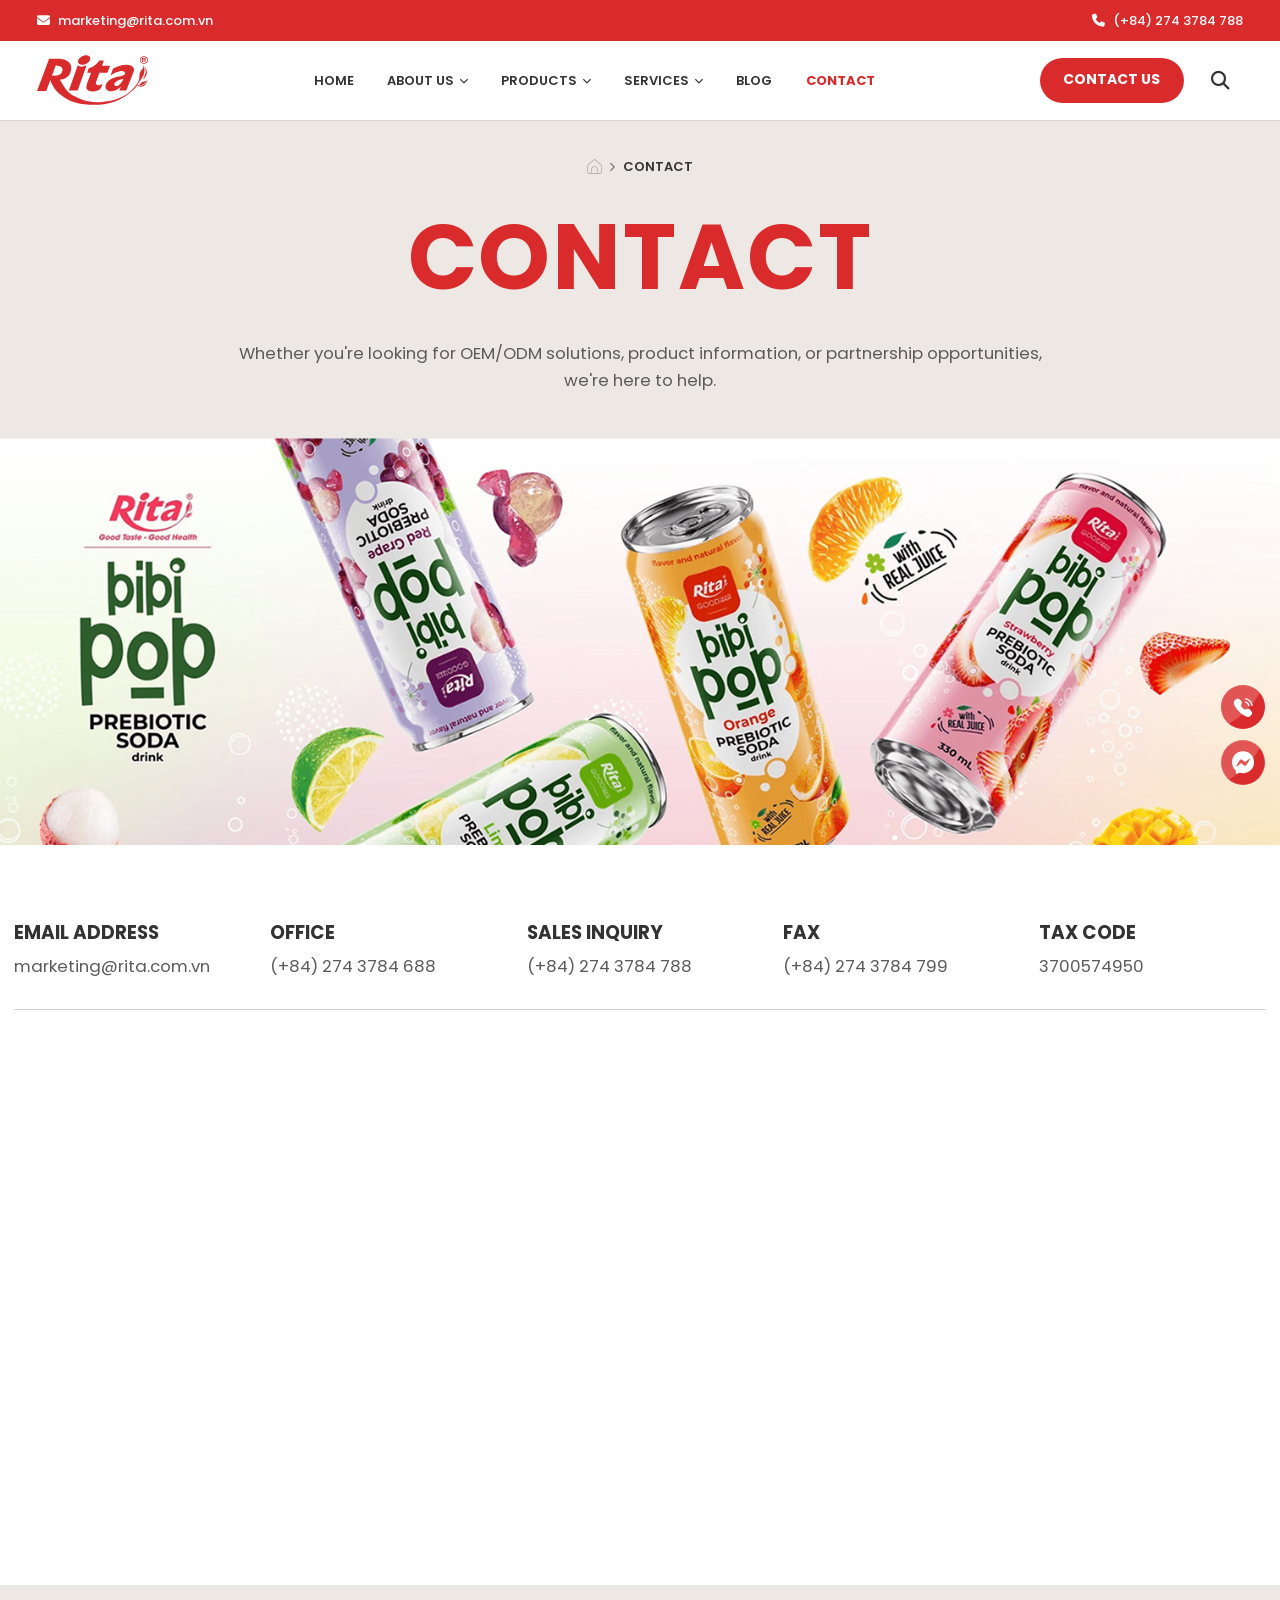
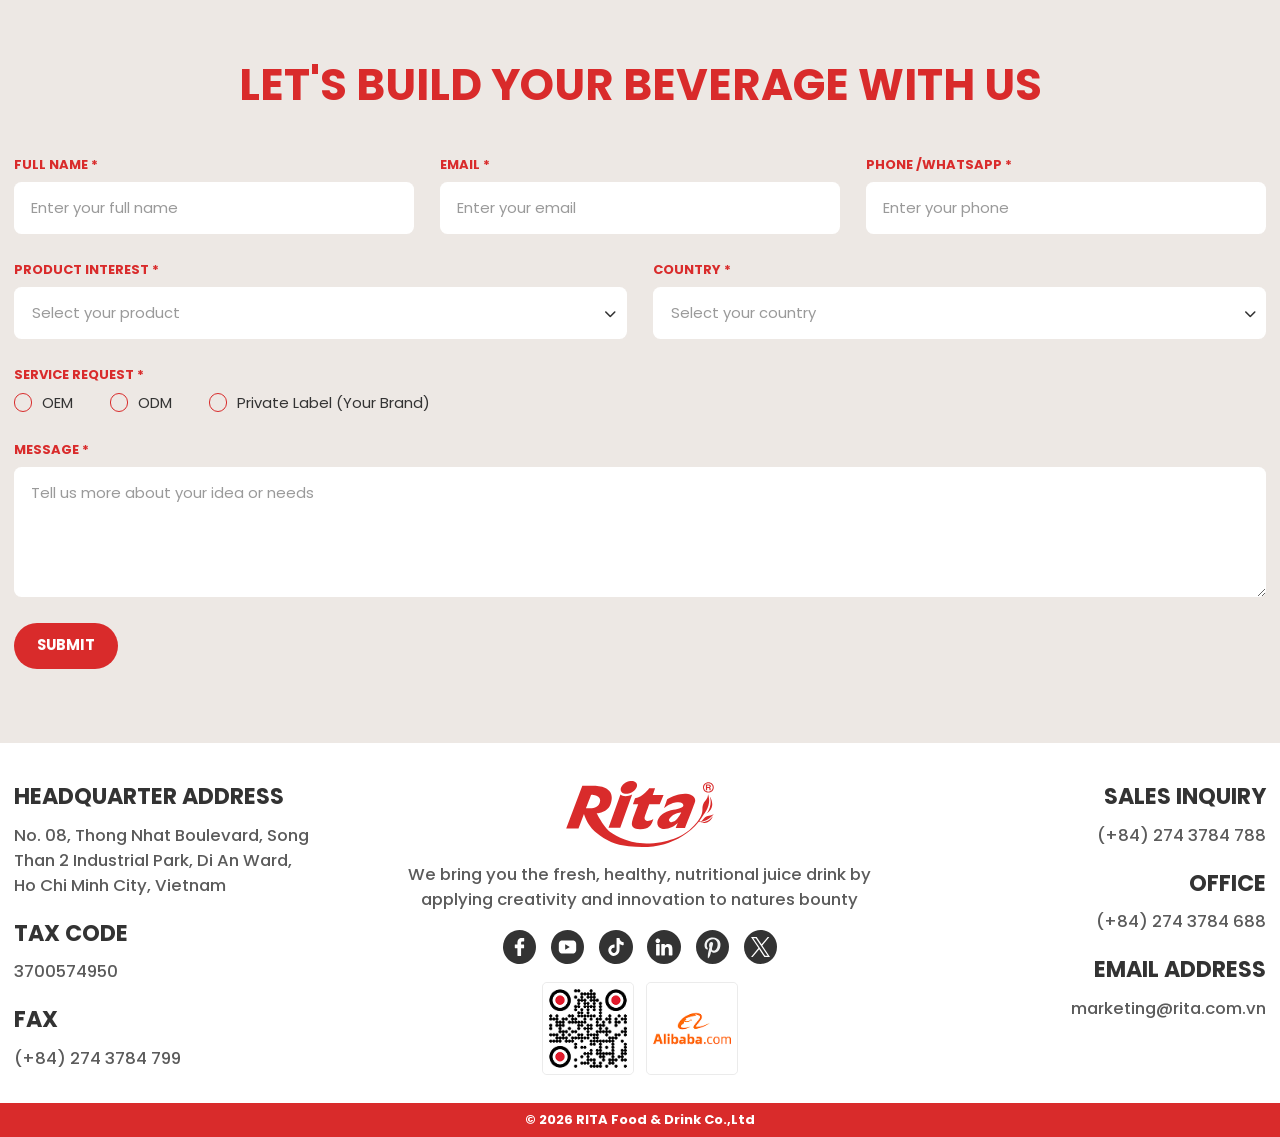
<file: contact.html>
<!DOCTYPE html>
<html lang="en">

<head>
  <meta charset="utf-8">
  <title>Contact — RITA Beverage</title>
  <meta name="description"
    content="Whether you're looking for OEM/ODM solutions, product information, or partnership opportunities, we're here to help. Get in touch with RITA Beverage.">
  <meta name="keywords" content="RITA, beverage, Vietnam, contact, OEM, ODM, partnership, inquiry">
  <meta name="robots" content="index, follow">
  <meta name="viewport" content="width=device-width, initial-scale=1.0, maximum-scale=1.0">
  <meta http-equiv="X-UA-Compatible" content="IE=edge">
  <link rel="stylesheet" href="./css/style.css">
</head>

<body>
  <header class="hd default">
    <div class="hd-top">
      <div class="hd-top__inner">
        <a class="hd-top__mail" href="mailto:marketing@rita.com.vn"><i class="fas fa-envelope"></i><span>marketing@rita.com.vn</span></a>
        <p class="hd-top__msg"><span class="dot"></span>THE LEADING IN BEVERAGE MANUFACTURING FROM VIET NAM<span class="dot"></span></p>
        <a class="hd-top__tel" href="tel:+842743784788"><i class="fas fa-phone"></i><span>(+84) 274 3784 788</span></a>
      </div>
    </div>
    <div class="hd-bar">
        <div class="hd-main">
          <div class="hd-logo"><a class="custom-logo-link" href="./index.html" aria-label="RITA"><span class="hd-logo__mark"></span></a></div>
          <div class="hd-nav">
            <div class="menu-nav">
              <ul class="menu-list">
                <li class="menu-item"><a class="menu-link" href="./index.html">HOME</a></li>
                <li class="menu-item mega" data-mega="about"><a class="menu-link" href="./our-story.html">ABOUT US<i class="fas fa-chevron-down"></i></a></li>
                <li class="menu-item mega" data-mega="products"><a class="menu-link" href="./products.html">PRODUCTS<i class="fas fa-chevron-down"></i></a></li>
                <li class="menu-item mega" data-mega="services"><a class="menu-link" href="./oem-service.html">SERVICES<i class="fas fa-chevron-down"></i></a></li>
                <li class="menu-item"><a class="menu-link" href="./blog.html">BLOG</a></li>
                <li class="menu-item current-menu-item"><a class="menu-link active" href="./contact.html">CONTACT</a></li>
              </ul>
            </div>
          </div>
          <div class="hd-right">
            <div class="btn-box"><a class="btn pri" href="./contact.html"><span class="txt"><span
                    class="txt-inner">CONTACT US</span></span></a></div>
            <div class="hd-sbtn srchOpenJS"><i class="fas fa-search"></i></div>
            <div class="burger">
              <div class="hamburger" id="hamburger">
                <svg class="ham" viewbox="0 0 100 100" width="48">
                  <path class="line top"
                    d="m 30,33 h 40 c 0,0 9.044436,-0.654587 9.044436,-8.508902 0,-7.854315 -8.024349,-11.958003 -14.89975,-10.85914 -6.875401,1.098863 -13.637059,4.171617 -13.637059,16.368042 v 40">
                  </path>
                  <path class="line middle" d="m 30,50 h 40"></path>
                  <path class="line bottom"
                    d="m 30,67 h 40 c 12.796276,0 15.357889,-11.717785 15.357889,-26.851538 0,-15.133752 -4.786586,-27.274118 -16.667516,-27.274118 -11.88093,0 -18.499247,6.994427 -18.435284,17.125656 l 0.252538,40">
                  </path>
                </svg>
              </div>
            </div>
          </div>
        </div>
        <div class="hd-search">
          <form action="">
            <i class="fas fa-search"></i>
            <input type="text" placeholder="Search..." />
          </form>
          <div class="hd-sbtn srchCloseJS"><i class="fas fa-times"></i></div>
        </div>
        <div class="hd-mega">
          <div class="hd-mega__wrap">
            <div class="hd-mega__inner">
              <div class="hd-mega__panel" data-mega-panel="about">
                <div class="hd-mega__intro">
                  <div class="hd-mega__thumb"><img src="./assets/images/profile.jpg" alt="About Us" loading="lazy" /></div>
                  <div class="hd-mega__intro-foot">
                    <div class="hd-mega__intro-text">
                      <p class="hd-mega__intro-title">About Us</p>
                      <p class="hd-mega__intro-desc">RITA has been crafting and exporting premium beverages from Vietnam for over 20 years. Explore our story, certifications and milestones.</p>
                    </div>
                    <div class="btn-box"><a class="btn pri" href="./our-story.html"><span class="txt"><span class="txt-inner">Learn More</span></span></a></div>
                  </div>
                </div>
                <div class="hd-mega__menu">
                  <ul class="hd-mega__list">
                    <li class="hd-mega__item"><a class="hd-mega__link" href="#">Our Story</a></li>
                    <li class="hd-mega__item"><a class="hd-mega__link" href="./our-certificates.html">Our Certificates</a></li>
                    <li class="hd-mega__item"><a class="hd-mega__link" href="./our-activities.html">Our Activities</a></li>
                    <li class="hd-mega__item"><a class="hd-mega__link" href="./our-history.html">Our History</a></li>
                    <li class="hd-mega__item"><a class="hd-mega__link" href="./our-brands.html">Our Brands</a></li>
                  </ul>
                </div>
              </div>
              <div class="hd-mega__panel" data-mega-panel="products">
                <div class="hd-mega__intro">
                  <div class="hd-mega__thumb"><img src="./assets/images/supermarket.jpg" alt="Products" loading="lazy" /></div>
                  <div class="hd-mega__intro-foot">
                    <div class="hd-mega__intro-text">
                      <p class="hd-mega__intro-title">Products</p>
                      <p class="hd-mega__intro-desc">From tropical juices to functional drinks, worldwide. We craft, bottle and deliver every product with care, consistency and industry-leading quality standards.</p>
                    </div>
                    <div class="btn-box"><a class="btn pri" href="./products.html"><span class="txt"><span class="txt-inner">Learn More</span></span></a></div>
                  </div>
                </div>
                <div class="hd-mega__menu">
                  <ul class="hd-mega__list">
                    <li class="hd-mega__item"><a class="hd-mega__link" href="./products-fruit-juice.html">Fruit Juice</a></li>
                    <li class="hd-mega__item"><a class="hd-mega__link" href="./products-aloe-vera.html">Aloe Vera</a></li>
                    <li class="hd-mega__item"><a class="hd-mega__link" href="./products-coconut-water.html">Coconut Water</a></li>
                    <li class="hd-mega__item"><a class="hd-mega__link" href="./products-milk-drinks.html">Milk Drinks</a></li>
                    <li class="hd-mega__item"><a class="hd-mega__link" href="./products-soft-drinks.html">Soft Drinks</a></li>
                    <li class="hd-mega__item"><a class="hd-mega__link" href="./products-coffee-drinks.html">Coffee Drinks</a></li>
                    <li class="hd-mega__item"><a class="hd-mega__link" href="./products-sparkling-drinks.html">Sparkling Drinks</a></li>
                    <li class="hd-mega__item"><a class="hd-mega__link" href="./products-energy-drinks.html">Energy Drinks</a></li>
                    <li class="hd-mega__item"><a class="hd-mega__link" href="./products-tea-drinks.html">Tea Drinks</a></li>
                  </ul>
                </div>
              </div>
              <div class="hd-mega__panel" data-mega-panel="services">
                <div class="hd-mega__intro">
                  <div class="hd-mega__thumb"><img src="./assets/images/meeting.png" alt="Services" loading="lazy" /></div>
                  <div class="hd-mega__intro-foot">
                    <div class="hd-mega__intro-text">
                      <p class="hd-mega__intro-title">Services</p>
                      <p class="hd-mega__intro-desc">OEM/ODM manufacturing tailored to your brand. From formulation and recipe development to private label production and packaging, we handle it all.</p>
                    </div>
                    <div class="btn-box"><a class="btn pri" href="./oem-service.html"><span class="txt"><span class="txt-inner">Learn More</span></span></a></div>
                  </div>
                </div>
                <div class="hd-mega__menu">
                  <ul class="hd-mega__list">
                    <li class="hd-mega__item"><a class="hd-mega__link" href="./oem-service.html">OEM Service</a></li>
                    <li class="hd-mega__item"><a class="hd-mega__link" href="./odm-service.html">ODM Service</a></li>
                  </ul>
                </div>
              </div>
            </div>
          </div>
        </div>
      </div>
    <div class="hd-overlay"></div>
    <div class="mobile-overlay"></div>
    <div class="mobile">
      <div class="mobile-con">
        <div class="mobile-wr">
          <div class="mobile-nav">
            <div class="menu-nav">
              <ul class="menu-list">
                <li class="menu-item"><a class="menu-link" href="./index.html">HOME</a></li>
                <li class="menu-item has-sub"><a class="menu-link mobileSubJS" href="./our-story.html"
                    data-sub="about">ABOUT US<i class="fas fa-chevron-right"></i></a></li>
                <li class="menu-item has-sub"><a class="menu-link mobileSubJS" href="./products.html"
                    data-sub="products">PRODUCTS<i class="fas fa-chevron-right"></i></a></li>
                <li class="menu-item has-sub"><a class="menu-link mobileSubJS" href="./oem-service.html" data-sub="services">SERVICES<i class="fas fa-chevron-right"></i></a></li>
                <li class="menu-item"><a class="menu-link" href="./blog.html">BLOG</a></li>
                <li class="menu-item current-menu-item"><a class="menu-link active" href="./contact.html">CONTACT</a></li>
              </ul>
            </div>
            <div class="mobile-content">
              <div class="social">
                <div class="social-list"> <a class="social-link" href="#"><i class="fab fa-tiktok"></i></a><a
                    class="social-link" href="#"><i class="fab fa-facebook-f"></i></a><a class="social-link"
                    href="#"><i class="fab fa-youtube"></i></a><a class="social-link" href="#"><i
                      class="fab fa-linkedin-in"></i></a></div>
              </div>
            </div>
          </div>
        </div>
      </div>
      <div class="mobile-sub" data-sub-panel="about">
        <div class="mobile-sub__intro">
          <div class="mobile-sub__head mobileBackJS"><i class="fas fa-chevron-left"></i><span
              class="mobile-sub__title t-32">ABOUT US</span></div>
          <div class="mobile-sub__thumb"><img src="./assets/images/profile.jpg" alt="About Us" loading="lazy" /></div>
          <p class="mobile-sub__desc">RITA has been crafting and exporting premium beverages from Vietnam for over 20 years. Explore our story, certifications and milestones.</p>
          <div class="btn-box"><a class="btn third" href="./our-story.html"><span class="txt"><span
                  class="txt-inner">LEARN MORE</span></span></a></div>
        </div>
        <ul class="mobile-sub__list">
          <li><a href="#">OUR STORY</a></li>
          <li><a href="./our-certificates.html">OUR CERTIFICATES</a></li>
          <li><a href="./our-activities.html">OUR ACTIVITIES</a></li>
          <li><a href="./our-history.html">OUR HISTORY</a></li>
          <li><a href="./our-brands.html">OUR BRANDS</a></li>
        </ul>
      </div>
      <div class="mobile-sub" data-sub-panel="products">
        <div class="mobile-sub__intro">
          <div class="mobile-sub__head mobileBackJS"><i class="fas fa-chevron-left"></i><span
              class="mobile-sub__title t-32">PRODUCTS</span></div>
          <div class="mobile-sub__thumb"><img src="./assets/images/supermarket.jpg" alt="Products" loading="lazy" /></div>
          <p class="mobile-sub__desc">From tropical juices to functional drinks, worldwide. We craft, bottle and deliver every product with care, consistency and industry-leading quality standards.</p>
          <div class="btn-box"><a class="btn third" href="./products.html"><span class="txt"><span
                  class="txt-inner">LEARN MORE</span></span></a></div>
        </div>
        <ul class="mobile-sub__list">
          <li><a href="./products-fruit-juice.html">FRUIT JUICE</a></li>
          <li><a href="./products-aloe-vera.html">ALOE VERA</a></li>
          <li><a href="./products-coconut-water.html">COCONUT WATER</a></li>
          <li><a href="./products-milk-drinks.html">MILK DRINKS</a></li>
          <li><a href="./products-soft-drinks.html">SOFT DRINKS</a></li>
          <li><a href="./products-coffee-drinks.html">COFFEE DRINKS</a></li>
          <li><a href="./products-sparkling-drinks.html">SPARKLING DRINKS</a></li>
          <li><a href="./products-energy-drinks.html">ENERGY DRINKS</a></li>
          <li><a href="./products-tea-drinks.html">TEA DRINKS</a></li>
        </ul>
      </div>
      <div class="mobile-sub" data-sub-panel="services">
        <div class="mobile-sub__intro">
          <div class="mobile-sub__head mobileBackJS"><i class="fas fa-chevron-left"></i><span
              class="mobile-sub__title t-32">SERVICES</span></div>
          <div class="mobile-sub__thumb"><img src="./assets/images/meeting.png" alt="Services" loading="lazy" /></div>
          <p class="mobile-sub__desc">OEM/ODM manufacturing tailored to your brand. From formulation and recipe development to private label production and packaging, we handle it all.</p>
          <div class="btn-box"><a class="btn third" href="./oem-service.html"><span class="txt"><span
                  class="txt-inner">LEARN MORE</span></span></a></div>
        </div>
        <ul class="mobile-sub__list">
          <li><a href="./oem-service.html">OEM SERVICE</a></li>
          <li><a href="./odm-service.html">ODM SERVICE</a></li>
        </ul>
      </div>
    </div>
  </header>

  <main class="main pd-top-full">
    <section class="page-banner">
      <div class="container page-banner__inner">
        <nav class="breadcrumb" aria-label="Breadcrumb">
          <ol class="breadcrumb-list">
            <li class="breadcrumb-item"><a href="./index.html"><img class="breadcrumb-icon" src="./assets/images/ic-home.svg" alt="Home" loading="eager" /></a></li>
            <li class="breadcrumb-sep"><i class="fas fa-chevron-right"></i></li>
            <li class="breadcrumb-item breadcrumb-item--current">Contact</li>
          </ol>
        </nav>
        <h1 class="page-banner__title t-98">CONTACT</h1>
        <p class="page-banner__desc t-18">Whether you're looking for OEM/ODM solutions, product information, or partnership opportunities, we're here to help.</p>
      </div>
      <div class="page-banner__img"><img src="./assets/images/banner-contact.png" alt="RITA Beverage products" loading="eager" /></div>
    </section>

    <section class="contact-info ss-pd">
      <div class="container">
        <div class="contact-info__row">
          <div class="contact-info__item">
            <p class="contact-info__label t-20">Email Address</p>
            <p class="contact-info__value t-18">marketing@rita.com.vn</p>
          </div>
          <div class="contact-info__item">
            <p class="contact-info__label t-20">Office</p>
            <p class="contact-info__value t-18">(+84) 274 3784 688</p>
          </div>
          <div class="contact-info__item">
            <p class="contact-info__label t-20">Sales Inquiry</p>
            <p class="contact-info__value t-18">(+84) 274 3784 788</p>
          </div>
          <div class="contact-info__item">
            <p class="contact-info__label t-20">Fax</p>
            <p class="contact-info__value t-18">(+84) 274 3784 799</p>
          </div>
          <div class="contact-info__item">
            <p class="contact-info__label t-20">Tax Code</p>
            <p class="contact-info__value t-18">3700574950</p>
          </div>
        </div>

        <div class="contact-info__map">
          <iframe class="contact-info__map-frame" src="https://www.google.com/maps/embed?pb=!1m18!1m12!1m3!1d3917.87600300692!2d106.74339601111221!3d10.897027089214415!2m3!1f0!2f0!3f0!3m2!1i1024!2i768!4f13.1!3m3!1m2!1s0x3174d841f4e75705%3A0x989416a8c14ae11e!2sRita%20Food%20and%20Drink%20Co.%2CLtd!5e0!3m2!1sen!2s!4v1787117757260!5m2!1sen!2s" style="border:0;" allowfullscreen loading="lazy" referrerpolicy="strict-origin-when-cross-origin"></iframe>
        </div>
      </div>
    </section>
  </main>

  <section class="lead-form" id="lead-form">
    <div class="container">
      <h2 class="lead-form__title">Let's build your beverage with us</h2>
      <form class="lead-form__form" action="">
        <div class="lead-form__row">
          <label class="lead-form__field">
            <span class="lead-form__label">Full Name *</span>
            <input type="text" name="full_name" placeholder="Enter your full name" required>
          </label>
          <label class="lead-form__field">
            <span class="lead-form__label">Email *</span>
            <input type="email" name="email" placeholder="Enter your email" required>
          </label>
          <label class="lead-form__field">
            <span class="lead-form__label">Phone /Whatsapp *</span>
            <input type="tel" name="phone" placeholder="Enter your phone" required>
          </label>
        </div>
        <div class="lead-form__row lead-form__row--2">
          <label class="lead-form__field">
            <span class="lead-form__label">Product Interest *</span>
            <select class="re-select-main" name="product" data-placeholder="Select your product">
              <option value=""></option>
              <option>All Products</option>
              <option>Fruit Juice</option>
              <option>Aloe Vera</option>
              <option>Coconut Water</option>
              <option>Milk Drinks</option>
              <option>Soft Drinks</option>
              <option>Coffee Drinks</option>
              <option>Sparkling Drinks</option>
              <option>Energy Drinks</option>
              <option>Tea Drinks</option>
            </select>
          </label>
          <label class="lead-form__field">
            <span class="lead-form__label">Country *</span>
            <select class="re-select-main" name="country" data-placeholder="Select your country">
              <option value=""></option>
              <option>United States</option>
              <option>United Kingdom</option>
              <option>Germany</option>
              <option>France</option>
              <option>Japan</option>
              <option>South Korea</option>
              <option>China</option>
              <option>Australia</option>
              <option>UAE</option>
              <option>Other</option>
            </select>
          </label>
        </div>
        <div class="lead-form__field lead-form__field--full">
          <span class="lead-form__label">Service Request *</span>
          <div class="lead-form__radios">
            <label class="lead-form__radio"><input type="radio" name="service" value="OEM"><span class="dot"></span>OEM</label>
            <label class="lead-form__radio"><input type="radio" name="service" value="ODM"><span class="dot"></span>ODM</label>
            <label class="lead-form__radio"><input type="radio" name="service" value="Private Label"><span class="dot"></span>Private Label (Your Brand)</label>
          </div>
        </div>
        <label class="lead-form__field lead-form__field--full">
          <span class="lead-form__label">Message *</span>
          <textarea name="message" rows="4" placeholder="Tell us more about your idea or needs" required></textarea>
        </label>
        <div class="btn-box"><button class="btn pri" type="submit"><span class="txt"><span class="txt-inner">SUBMIT</span></span></button></div>
      </form>
    </div>
  </section>

  <footer class="ft">
    <div class="container">
    <div class="ft-top">
        <div class="ft-flex row">
          <div class="ft-item col">
            <div class="wrapper">
              <p class="ft-tt t-24">Headquarter Address</p>
              <ul class="ft-add t-18">
                <li class="ft-add__item">
                  <p class="txt"><a href="https://maps.app.goo.gl/se2kEnWbQ3jPCg6U9" target="_blank" rel="noopener">No. 08, Thong Nhat Boulevard, Song Than 2 Industrial Park, Di An Ward, Ho Chi Minh
                    City, Vietnam</a></p>
                </li>
              </ul>
            </div>
            <div class="wrapper">
              <p class="ft-tt t-24">Tax CODE</p>
              <ul class="ft-add t-18">
                <li class="ft-add__item">
                  <p class="txt">3700574950</p>
                </li>
              </ul>
            </div>
            <div class="wrapper">
              <p class="ft-tt t-24">FAX</p>
              <ul class="ft-add t-18">
                <li class="ft-add__item">
                  <p class="txt"><a href="tel:+842743784799">(+84) 274 3784 799</a></p>
                </li>
              </ul>
            </div>
          </div>
          <div class="ft-item col ft-item--center">
            <div class="ft-logo"><span class="ft-logo__mark"></span></div>
            <p class="ft-desc t-18">We bring you the fresh, healthy, nutritional juice drink by applying creativity and innovation to natures bounty</p>
            <div class="social-list ft-social">
              <a class="social-link" href="https://www.facebook.com/beveragevietnam" target="_blank" rel="noopener" aria-label="Join Us on Facebook"><img src="./assets/images/ic-facebook.svg" alt="Facebook" loading="lazy" /></a>
              <a class="social-link" href="https://www.youtube.com/c/RitaBeverage" target="_blank" rel="noopener" aria-label="Watching on Youtube"><img src="./assets/images/ic-youtube.svg" alt="Youtube" loading="lazy" /></a>
              <a class="social-link" href="https://www.tiktok.com/@ritabeverage" target="_blank" rel="noopener" aria-label="Watching on Tiktok"><img src="./assets/images/ic-tiktok.svg" alt="Tiktok" loading="lazy" /></a>
              <a class="social-link" href="https://www.linkedin.com/company/rita-food-drink-co-ltd" target="_blank" rel="noopener" aria-label="Join Us on Linkedin"><img src="./assets/images/ic-linked.svg" alt="Linked In" loading="lazy" /></a>
              <a class="social-link" href="https://www.pinterest.com/ritafooddrink" target="_blank" rel="noopener" aria-label="Join Us on Pinterest"><img src="./assets/images/ic-pinterest.svg" alt="Pinterest" loading="lazy" /></a>
              <a class="social-link" href="https://x.com/ritavietnam" target="_blank" rel="noopener" aria-label="Follow Us on X"><img src="./assets/images/ic-x.svg" alt="X" loading="lazy" /></a>
            </div>
            <div class="ft-links">
              <a class="ft-alibaba" href="https://rita.com.vn" target="_blank" rel="noopener"><img src="./assets/images/qr.png" alt="RITA official website QR code" loading="lazy" /></a>
              <a class="ft-alibaba" href="https://vn105660124.trustpass.alibaba.com/" target="_blank" rel="noopener"><img src="./assets/images/alibaba.png" alt="RITA on Alibaba" loading="lazy" /></a>
            </div>
          </div>
          <div class="ft-item col">
            <div class="wrapper">
              <p class="ft-tt t-24">Sales inquiry</p>
              <ul class="ft-add t-18">
                <li class="ft-add__item">
                  <p class="txt"><a href="tel:+842743784788">(+84) 274 3784 788</a></p>
                </li>
              </ul>
            </div>
            <div class="wrapper">
              <p class="ft-tt t-24">OFFICE</p>
              <ul class="ft-add t-18">
                <li class="ft-add__item">
                  <p class="txt"><a href="tel:+842743784688">(+84) 274 3784 688</a></p>
                </li>
              </ul>
            </div>
            <div class="wrapper">
              <p class="ft-tt t-24">Email Address</p>
              <ul class="ft-add t-18">
                <li class="ft-add__item">
                  <p class="txt"><a href="mailto:marketing@rita.com.vn">marketing@rita.com.vn</a></p>
                </li>
              </ul>
            </div>
          </div>
        </div>
      </div>
    </div>
    <div class="ft-bottom">
      <div class="ft-bottom__flex">
        <div class="ft-bottom__text">
          <p class="txt">© 2026 RITA Food &amp; Drink Co.,Ltd</p>
        </div>
      </div>
    </div>
  </footer>

  <div class="sidefix">
    <a class="sidefix-item" href="tel:+842743784788" aria-label="Call us"><img src="./assets/images/cta-phone.svg" alt="" loading="lazy" /></a>
    <a class="sidefix-item" href="#" aria-label="Chat with us"><img src="./assets/images/cta-mess.svg" alt="" loading="lazy" /></a>
    <div class="sidefix-item back-to-top backToTop" aria-label="Back to top"><img src="./assets/images/cta-totop.svg" alt="" loading="lazy" /></div>
  </div>

  <script src="./assets/library/jquery/jquery.js"></script>
  <script src="./assets/library/jquery/jquery-migrate.js"></script>
  <script src="./assets/library/aos/aos.js"></script>
  <script src="./assets/library/gsap/gsap.min.js"></script>
  <script src="./assets/library/gsap/ScrollTrigger.min.js"></script>
  <script src="./assets/library/ukiyo/ukiyo.min.js"></script>
  <script src="./js/main.js?v=2" type="module"></script>
</body>

</html>
</file>
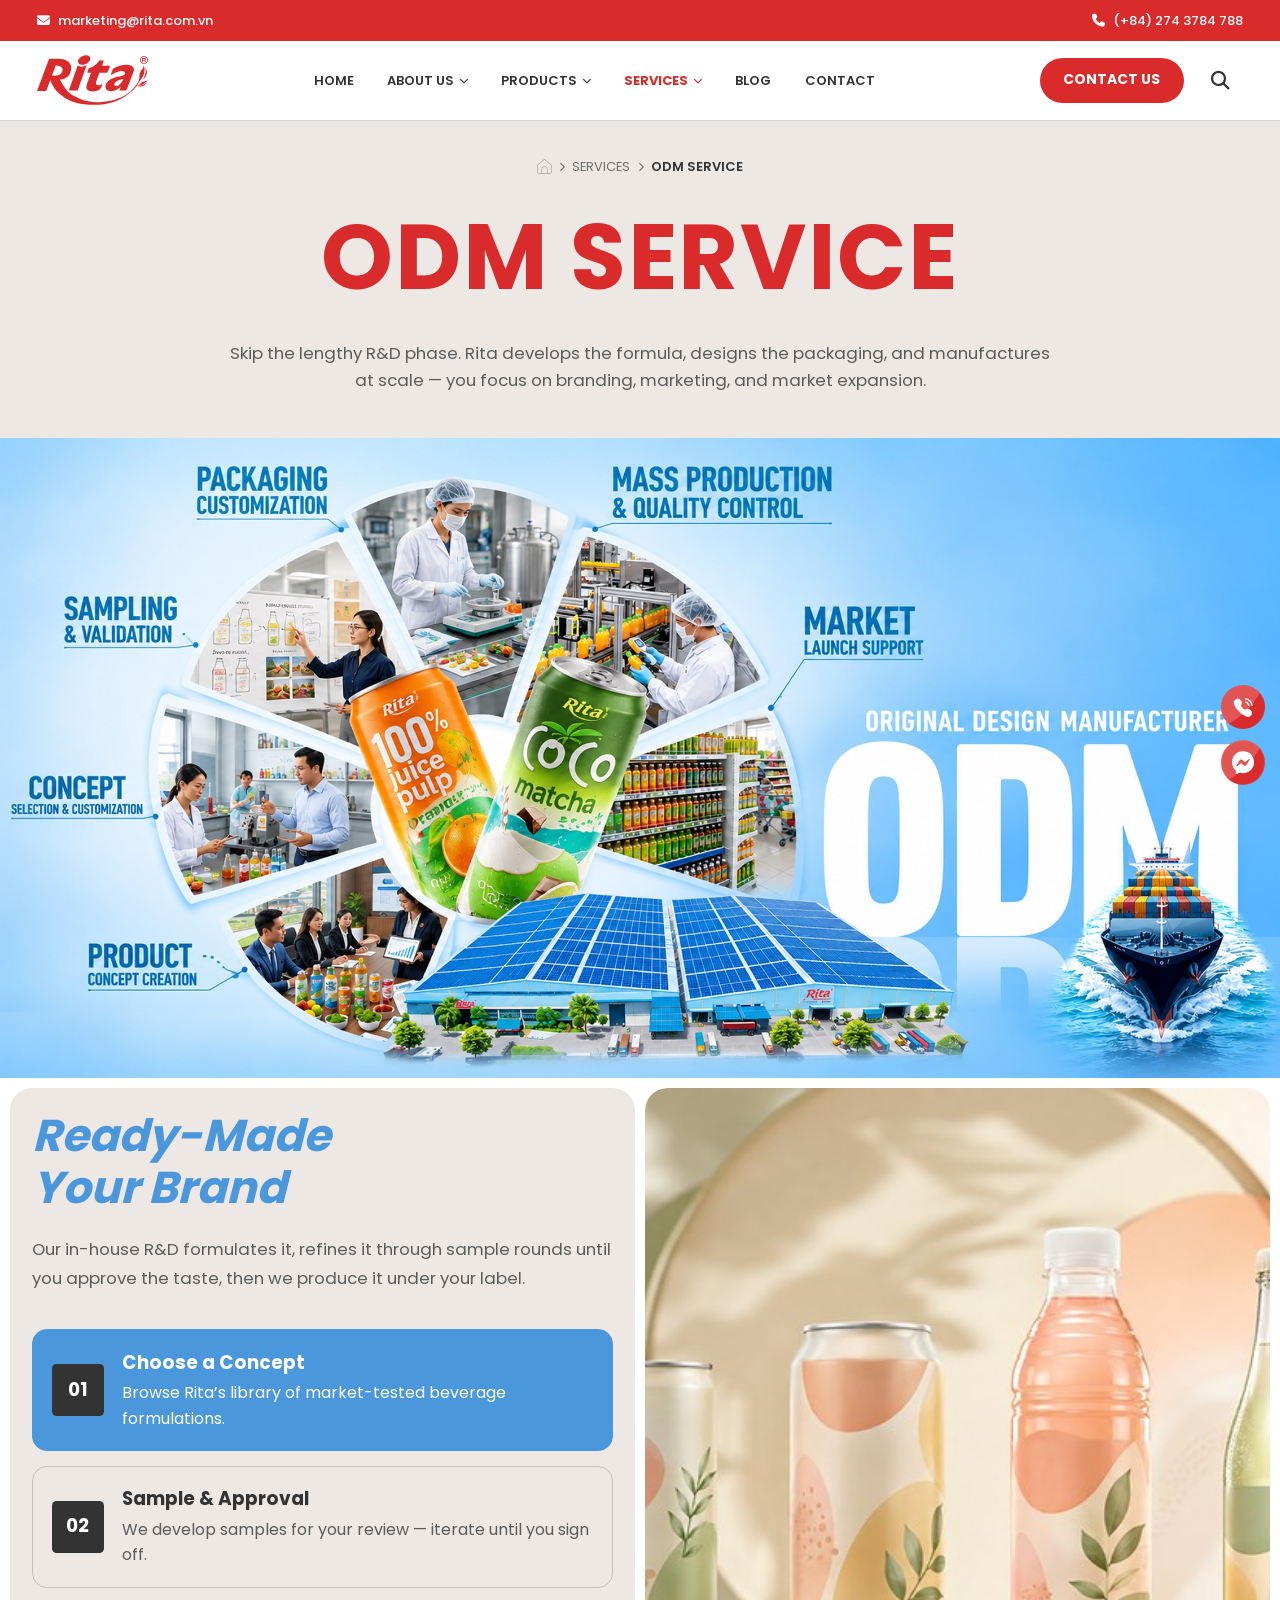
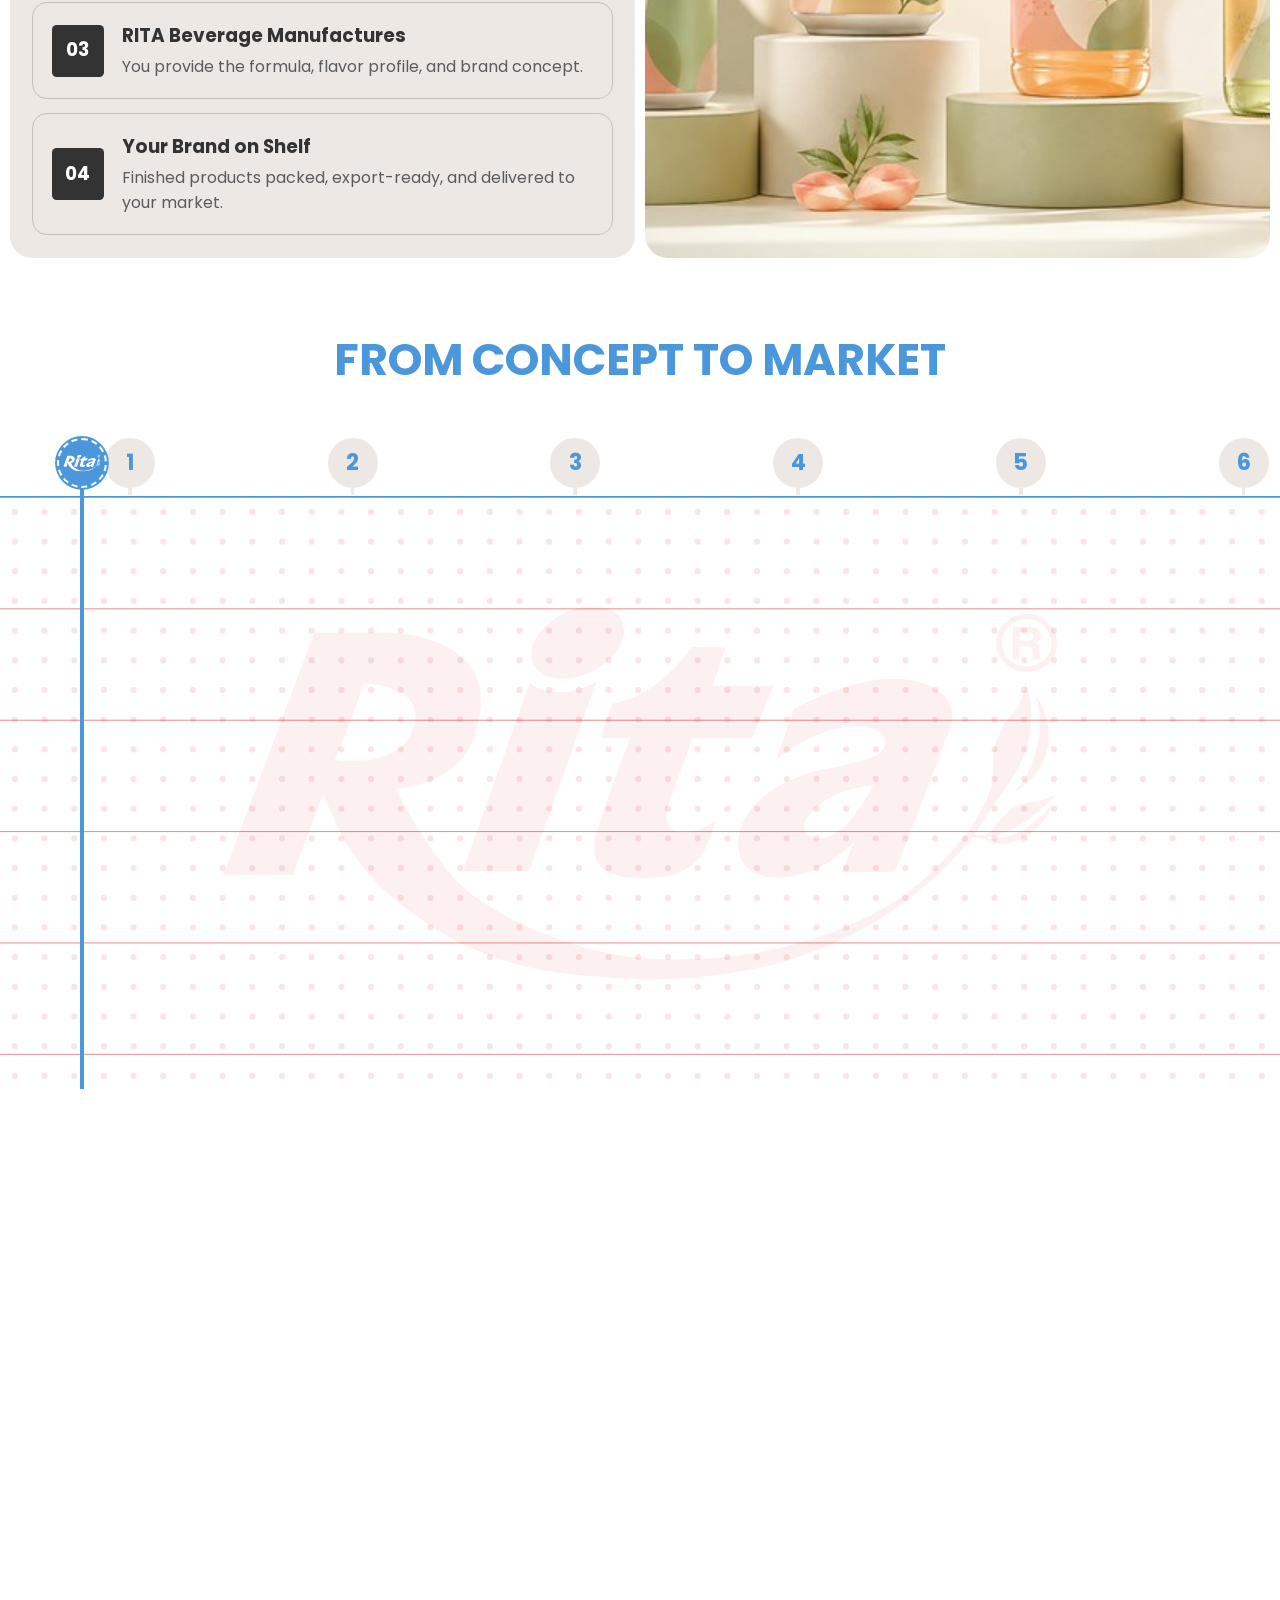
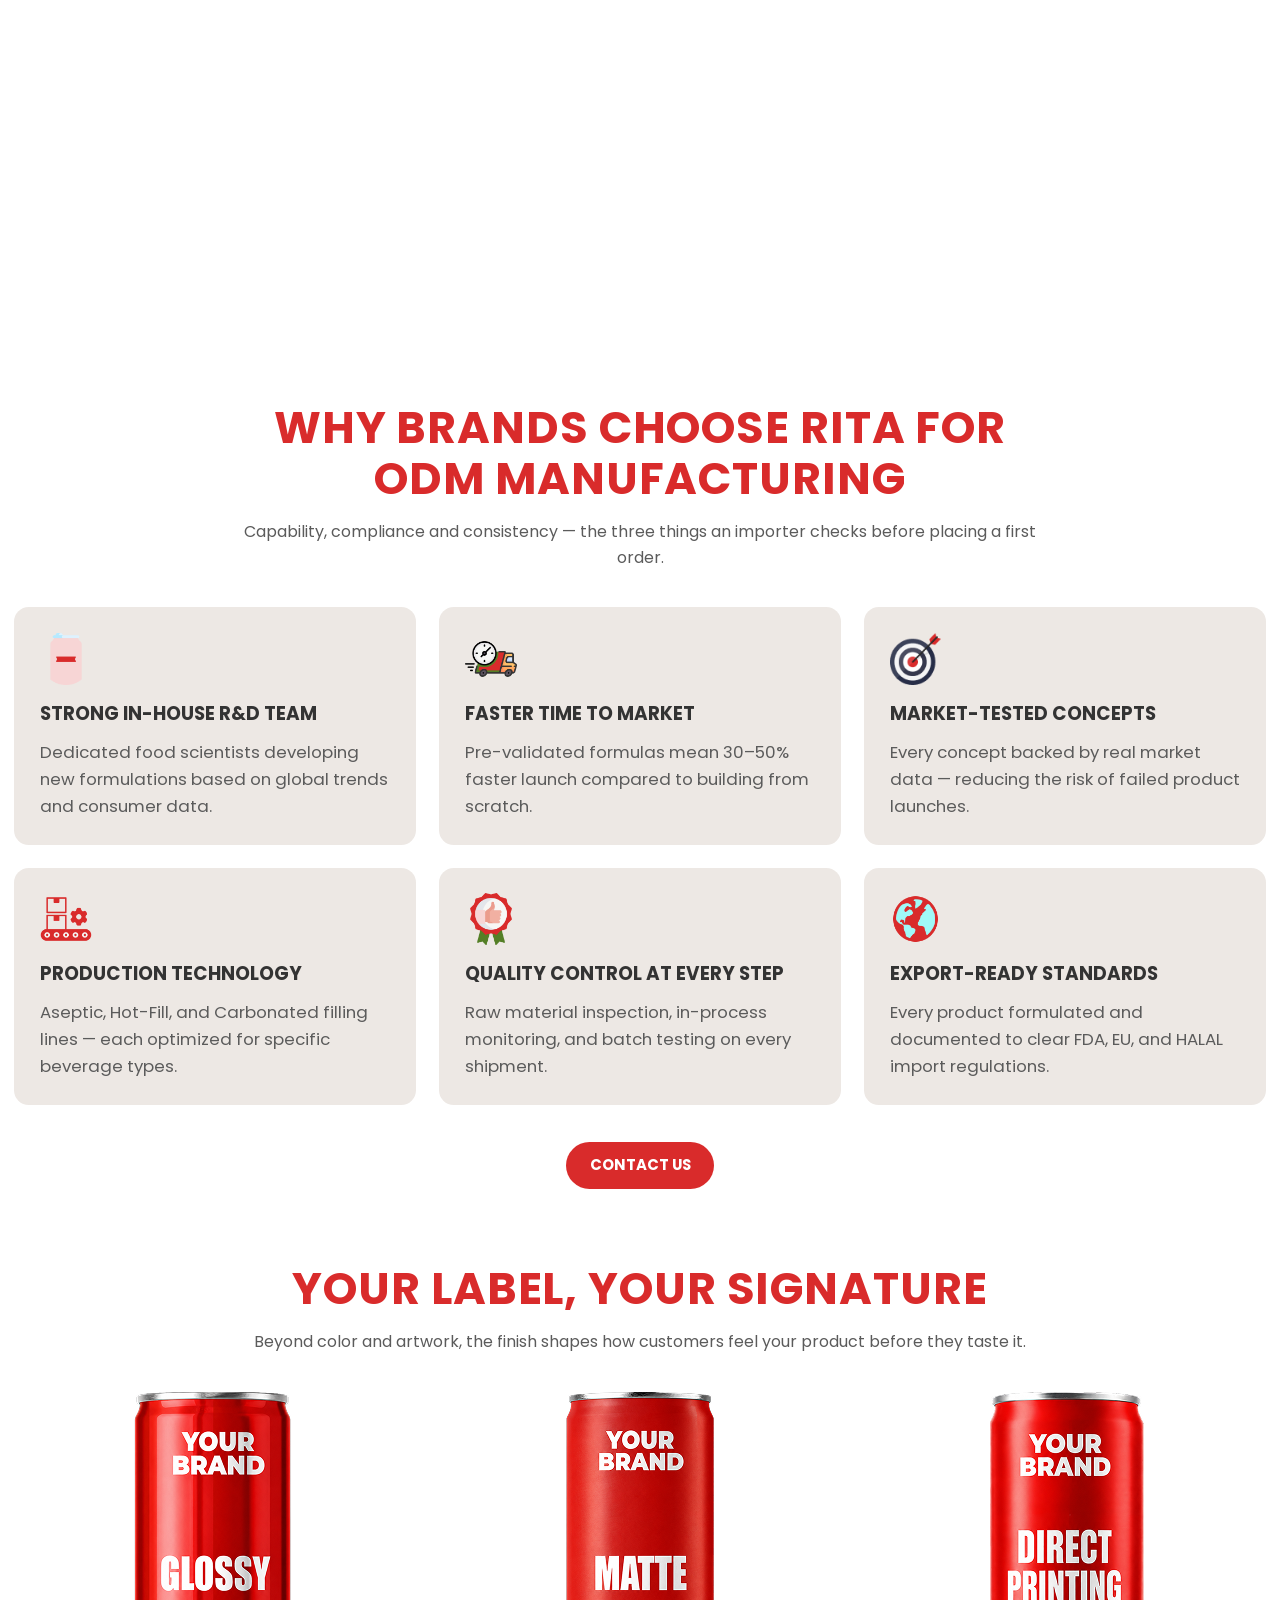
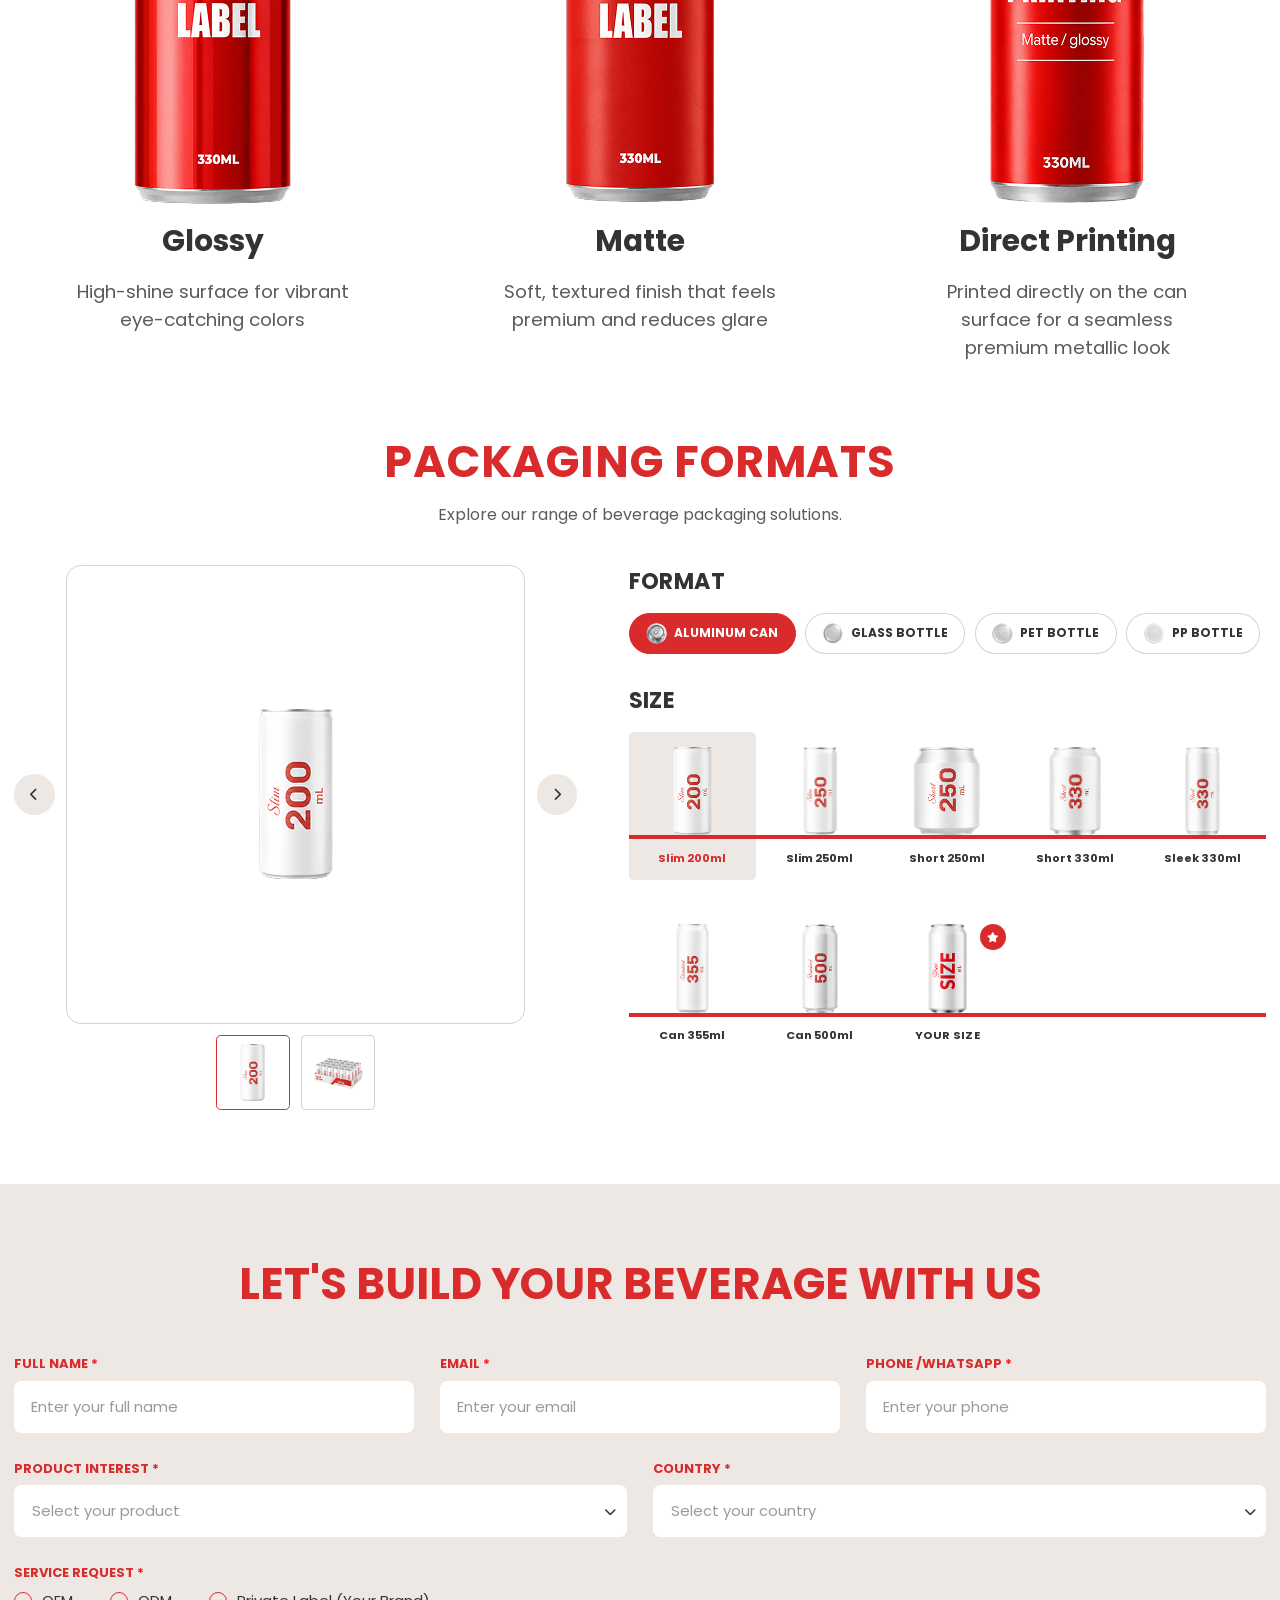
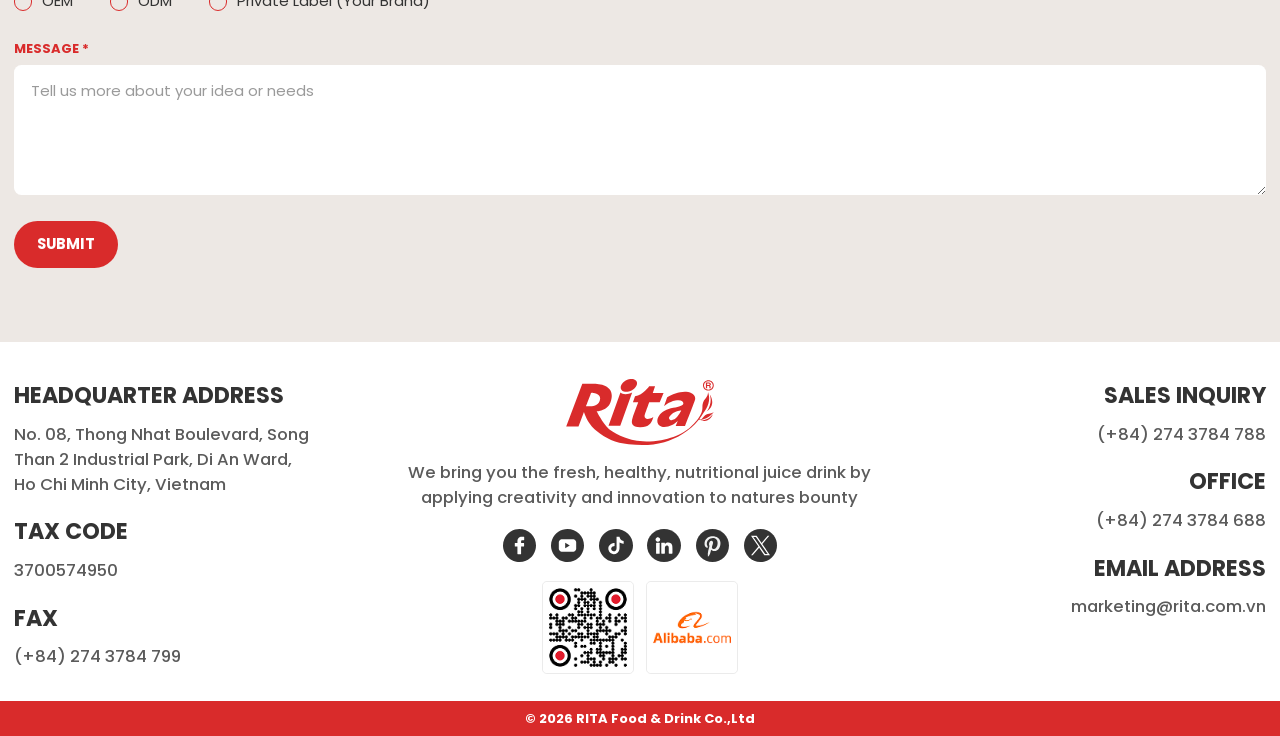
<file: odm-service.html>
<!DOCTYPE html>
<html lang="en">

<head>
  <meta charset="utf-8">
  <title>ODM Service — RITA Beverage</title>
  <meta name="description"
    content="Skip the lengthy R&amp;D phase. RITA develops the formula, designs the packaging and manufactures at scale, so you can focus on branding and market expansion.">
  <meta name="keywords" content="RITA, beverage, ODM service, formula development, packaging design, contract manufacturing, Vietnam">
  <meta name="robots" content="index, follow">
  <meta name="viewport" content="width=device-width, initial-scale=1.0, maximum-scale=1.0">
  <meta http-equiv="X-UA-Compatible" content="IE=edge">
  <link rel="stylesheet" href="./css/style.css">
</head>

<body>
  <header class="hd default">
    <div class="hd-top">
      <div class="hd-top__inner">
        <a class="hd-top__mail" href="mailto:marketing@rita.com.vn"><i class="fas fa-envelope"></i><span>marketing@rita.com.vn</span></a>
        <p class="hd-top__msg"><span class="dot"></span>THE LEADING IN BEVERAGE MANUFACTURING FROM VIET NAM<span class="dot"></span></p>
        <a class="hd-top__tel" href="tel:+842743784788"><i class="fas fa-phone"></i><span>(+84) 274 3784 788</span></a>
      </div>
    </div>
    <div class="hd-bar">
        <div class="hd-main">
          <div class="hd-logo"><a class="custom-logo-link" href="./index.html" aria-label="RITA"><span class="hd-logo__mark"></span></a></div>
          <div class="hd-nav">
            <div class="menu-nav">
              <ul class="menu-list">
                <li class="menu-item"><a class="menu-link" href="./index.html">HOME</a></li>
                <li class="menu-item mega" data-mega="about"><a class="menu-link" href="./our-story.html">ABOUT US<i class="fas fa-chevron-down"></i></a></li>
                <li class="menu-item mega" data-mega="products"><a class="menu-link" href="./products.html">PRODUCTS<i class="fas fa-chevron-down"></i></a></li>
                <li class="menu-item mega current-menu-item" data-mega="services"><a class="menu-link active" href="./oem-service.html">SERVICES<i class="fas fa-chevron-down"></i></a></li>
                <li class="menu-item"><a class="menu-link" href="./blog.html">BLOG</a></li>
                <li class="menu-item"><a class="menu-link" href="./contact.html">CONTACT</a></li>
              </ul>
            </div>
          </div>
          <div class="hd-right">
            <div class="btn-box"><a class="btn pri" href="./contact.html"><span class="txt"><span
                    class="txt-inner">CONTACT US</span></span></a></div>
            <div class="hd-sbtn srchOpenJS"><i class="fas fa-search"></i></div>
            <div class="burger">
              <div class="hamburger" id="hamburger">
                <svg class="ham" viewbox="0 0 100 100" width="48">
                  <path class="line top"
                    d="m 30,33 h 40 c 0,0 9.044436,-0.654587 9.044436,-8.508902 0,-7.854315 -8.024349,-11.958003 -14.89975,-10.85914 -6.875401,1.098863 -13.637059,4.171617 -13.637059,16.368042 v 40">
                  </path>
                  <path class="line middle" d="m 30,50 h 40"></path>
                  <path class="line bottom"
                    d="m 30,67 h 40 c 12.796276,0 15.357889,-11.717785 15.357889,-26.851538 0,-15.133752 -4.786586,-27.274118 -16.667516,-27.274118 -11.88093,0 -18.499247,6.994427 -18.435284,17.125656 l 0.252538,40">
                  </path>
                </svg>
              </div>
            </div>
          </div>
        </div>
        <div class="hd-search">
          <form action="">
            <i class="fas fa-search"></i>
            <input type="text" placeholder="Search..." />
          </form>
          <div class="hd-sbtn srchCloseJS"><i class="fas fa-times"></i></div>
        </div>
        <div class="hd-mega">
          <div class="hd-mega__wrap">
            <div class="hd-mega__inner">
              <div class="hd-mega__panel" data-mega-panel="about">
                <div class="hd-mega__intro">
                  <div class="hd-mega__thumb"><img src="./assets/images/profile.jpg" alt="About Us" loading="lazy" /></div>
                  <div class="hd-mega__intro-foot">
                    <div class="hd-mega__intro-text">
                      <p class="hd-mega__intro-title">About Us</p>
                      <p class="hd-mega__intro-desc">RITA has been crafting and exporting premium beverages from Vietnam for over 20 years. Explore our story, certifications and milestones.</p>
                    </div>
                    <div class="btn-box"><a class="btn pri" href="./our-story.html"><span class="txt"><span class="txt-inner">Learn More</span></span></a></div>
                  </div>
                </div>
                <div class="hd-mega__menu">
                  <ul class="hd-mega__list">
                    <li class="hd-mega__item"><a class="hd-mega__link" href="./our-story.html">Our Story</a></li>
                    <li class="hd-mega__item"><a class="hd-mega__link" href="./our-certificates.html">Our Certificates</a></li>
                    <li class="hd-mega__item"><a class="hd-mega__link" href="./our-activities.html">Our Activities</a></li>
                    <li class="hd-mega__item"><a class="hd-mega__link" href="./our-history.html">Our History</a></li>
                    <li class="hd-mega__item"><a class="hd-mega__link" href="./our-brands.html">Our Brands</a></li>
                  </ul>
                </div>
              </div>
              <div class="hd-mega__panel" data-mega-panel="products">
                <div class="hd-mega__intro">
                  <div class="hd-mega__thumb"><img src="./assets/images/supermarket.jpg" alt="Products" loading="lazy" /></div>
                  <div class="hd-mega__intro-foot">
                    <div class="hd-mega__intro-text">
                      <p class="hd-mega__intro-title">Products</p>
                      <p class="hd-mega__intro-desc">From tropical juices to functional drinks, worldwide. We craft, bottle and deliver every product with care, consistency and industry-leading quality standards.</p>
                    </div>
                    <div class="btn-box"><a class="btn pri" href="./products.html"><span class="txt"><span class="txt-inner">Learn More</span></span></a></div>
                  </div>
                </div>
                <div class="hd-mega__menu">
                  <ul class="hd-mega__list">
                    <li class="hd-mega__item"><a class="hd-mega__link" href="./products-fruit-juice.html">Fruit Juice</a></li>
                    <li class="hd-mega__item"><a class="hd-mega__link" href="./products-aloe-vera.html">Aloe Vera</a></li>
                    <li class="hd-mega__item"><a class="hd-mega__link" href="./products-coconut-water.html">Coconut Water</a></li>
                    <li class="hd-mega__item"><a class="hd-mega__link" href="./products-milk-drinks.html">Milk Drinks</a></li>
                    <li class="hd-mega__item"><a class="hd-mega__link" href="./products-soft-drinks.html">Soft Drinks</a></li>
                    <li class="hd-mega__item"><a class="hd-mega__link" href="./products-coffee-drinks.html">Coffee Drinks</a></li>
                    <li class="hd-mega__item"><a class="hd-mega__link" href="./products-sparkling-drinks.html">Sparkling Drinks</a></li>
                    <li class="hd-mega__item"><a class="hd-mega__link" href="./products-energy-drinks.html">Energy Drinks</a></li>
                    <li class="hd-mega__item"><a class="hd-mega__link" href="./products-tea-drinks.html">Tea Drinks</a></li>
                  </ul>
                </div>
              </div>
              <div class="hd-mega__panel" data-mega-panel="services">
                <div class="hd-mega__intro">
                  <div class="hd-mega__thumb"><img src="./assets/images/meeting.png" alt="Services" loading="lazy" /></div>
                  <div class="hd-mega__intro-foot">
                    <div class="hd-mega__intro-text">
                      <p class="hd-mega__intro-title">Services</p>
                      <p class="hd-mega__intro-desc">OEM/ODM manufacturing tailored to your brand. From formulation and recipe development to private label production and packaging, we handle it all.</p>
                    </div>
                    <div class="btn-box"><a class="btn pri" href="./oem-service.html"><span class="txt"><span class="txt-inner">Learn More</span></span></a></div>
                  </div>
                </div>
                <div class="hd-mega__menu">
                  <ul class="hd-mega__list">
                    <li class="hd-mega__item"><a class="hd-mega__link" href="./oem-service.html">OEM Service</a></li>
                    <li class="hd-mega__item"><a class="hd-mega__link" href="./odm-service.html">ODM Service</a></li>
                  </ul>
                </div>
              </div>
            </div>
          </div>
        </div>
      </div>
    <div class="hd-overlay"></div>
    <div class="mobile-overlay"></div>
    <div class="mobile">
      <div class="mobile-con">
        <div class="mobile-wr">
          <div class="mobile-nav">
            <div class="menu-nav">
              <ul class="menu-list">
                <li class="menu-item"><a class="menu-link" href="./index.html">HOME</a></li>
                <li class="menu-item has-sub"><a class="menu-link mobileSubJS" href="./our-story.html"
                    data-sub="about">ABOUT US<i class="fas fa-chevron-right"></i></a></li>
                <li class="menu-item has-sub"><a class="menu-link mobileSubJS" href="./products.html"
                    data-sub="products">PRODUCTS<i class="fas fa-chevron-right"></i></a></li>
                <li class="menu-item has-sub current-menu-item"><a class="menu-link active mobileSubJS" href="./oem-service.html" data-sub="services">SERVICES<i class="fas fa-chevron-right"></i></a></li>
                <li class="menu-item"><a class="menu-link" href="./blog.html">BLOG</a></li>
                <li class="menu-item"><a class="menu-link" href="./contact.html">CONTACT</a></li>
              </ul>
            </div>
            <div class="mobile-content">
              <div class="social">
                <div class="social-list"> <a class="social-link" href="#"><i class="fab fa-tiktok"></i></a><a
                    class="social-link" href="#"><i class="fab fa-facebook-f"></i></a><a class="social-link"
                    href="#"><i class="fab fa-youtube"></i></a><a class="social-link" href="#"><i
                      class="fab fa-linkedin-in"></i></a></div>
              </div>
            </div>
          </div>
        </div>
      </div>
      <div class="mobile-sub" data-sub-panel="about">
        <div class="mobile-sub__intro">
          <div class="mobile-sub__head mobileBackJS"><i class="fas fa-chevron-left"></i><span
              class="mobile-sub__title t-32">ABOUT US</span></div>
          <div class="mobile-sub__thumb"><img src="./assets/images/profile.jpg" alt="About Us" loading="lazy" /></div>
          <p class="mobile-sub__desc">RITA has been crafting and exporting premium beverages from Vietnam for over 20 years. Explore our story, certifications and milestones.</p>
          <div class="btn-box"><a class="btn third" href="./our-story.html"><span class="txt"><span
                  class="txt-inner">LEARN MORE</span></span></a></div>
        </div>
        <ul class="mobile-sub__list">
          <li><a href="./our-story.html">OUR STORY</a></li>
          <li><a href="./our-certificates.html">OUR CERTIFICATES</a></li>
          <li><a href="./our-activities.html">OUR ACTIVITIES</a></li>
          <li><a href="./our-history.html">OUR HISTORY</a></li>
          <li><a href="./our-brands.html">OUR BRANDS</a></li>
        </ul>
      </div>
      <div class="mobile-sub" data-sub-panel="products">
        <div class="mobile-sub__intro">
          <div class="mobile-sub__head mobileBackJS"><i class="fas fa-chevron-left"></i><span
              class="mobile-sub__title t-32">PRODUCTS</span></div>
          <div class="mobile-sub__thumb"><img src="./assets/images/supermarket.jpg" alt="Products" loading="lazy" /></div>
          <p class="mobile-sub__desc">From tropical juices to functional drinks, worldwide. We craft, bottle and deliver every product with care, consistency and industry-leading quality standards.</p>
          <div class="btn-box"><a class="btn third" href="./products.html"><span class="txt"><span
                  class="txt-inner">LEARN MORE</span></span></a></div>
        </div>
        <ul class="mobile-sub__list">
          <li><a href="./products-fruit-juice.html">FRUIT JUICE</a></li>
          <li><a href="./products-aloe-vera.html">ALOE VERA</a></li>
          <li><a href="./products-coconut-water.html">COCONUT WATER</a></li>
          <li><a href="./products-milk-drinks.html">MILK DRINKS</a></li>
          <li><a href="./products-soft-drinks.html">SOFT DRINKS</a></li>
          <li><a href="./products-coffee-drinks.html">COFFEE DRINKS</a></li>
          <li><a href="./products-sparkling-drinks.html">SPARKLING DRINKS</a></li>
          <li><a href="./products-energy-drinks.html">ENERGY DRINKS</a></li>
          <li><a href="./products-tea-drinks.html">TEA DRINKS</a></li>
        </ul>
      </div>
      <div class="mobile-sub" data-sub-panel="services">
        <div class="mobile-sub__intro">
          <div class="mobile-sub__head mobileBackJS"><i class="fas fa-chevron-left"></i><span
              class="mobile-sub__title t-32">SERVICES</span></div>
          <div class="mobile-sub__thumb"><img src="./assets/images/meeting.png" alt="Services" loading="lazy" /></div>
          <p class="mobile-sub__desc">OEM/ODM manufacturing tailored to your brand. From formulation and recipe development to private label production and packaging, we handle it all.</p>
          <div class="btn-box"><a class="btn third" href="./oem-service.html"><span class="txt"><span
                  class="txt-inner">LEARN MORE</span></span></a></div>
        </div>
        <ul class="mobile-sub__list">
          <li><a href="./oem-service.html">OEM SERVICE</a></li>
          <li><a href="./odm-service.html">ODM SERVICE</a></li>
        </ul>
      </div>
    </div>
  </header>

  <main class="main pd-top-full">
    <section class="page-banner">
      <div class="container page-banner__inner">
        <nav class="breadcrumb" aria-label="Breadcrumb">
          <ol class="breadcrumb-list">
            <li class="breadcrumb-item"><a href="./index.html"><img class="breadcrumb-icon" src="./assets/images/ic-home.svg" alt="Home" loading="eager" /></a></li>
            <li class="breadcrumb-sep"><i class="fas fa-chevron-right"></i></li>
            <li class="breadcrumb-item">Services</li>
            <li class="breadcrumb-sep"><i class="fas fa-chevron-right"></i></li>
            <li class="breadcrumb-item breadcrumb-item--current">ODM Service</li>
          </ol>
        </nav>
        <h1 class="page-banner__title t-98">ODM SERVICE</h1>
        <p class="page-banner__desc t-18">Skip the lengthy R&amp;D phase. Rita develops the formula, designs the packaging, and manufactures at scale &mdash; you focus on branding, marketing, and market expansion.</p>
      </div>
      <div class="page-banner__img"><img src="./assets/images/banner-odm.jpg" alt="RITA ODM beverage development" loading="eager" /></div>
    </section>

    <section class="flow flow--odm">
      <div class="flow__row">
        <div class="flow__panel">
          <h2 class="flow__title t-48">Ready-Made<br>Your Brand</h2>
          <p class="flow__desc t-18">Our in-house R&amp;D formulates it, refines it through sample rounds until you approve the taste, then we produce it under your label.</p>
          <ol class="flow__steps">
            <li class="flow-step is-active" data-img="./assets/images/odm-front.jpg" tabindex="0" role="button">
              <span class="flow-step__num">01</span>
              <div class="flow-step__body">
                <p class="flow-step__title t-20">Choose a Concept</p>
                <p class="flow-step__desc">Browse Rita&rsquo;s library of market-tested beverage formulations.</p>
              </div>
            </li>
            <li class="flow-step" data-img="./assets/images/process-1.jpg" tabindex="0" role="button">
              <span class="flow-step__num">02</span>
              <div class="flow-step__body">
                <p class="flow-step__title t-20">Sample &amp; Approval</p>
                <p class="flow-step__desc">We develop samples for your review &mdash; iterate until you sign off.</p>
              </div>
            </li>
            <li class="flow-step" data-img="./assets/images/process-6.jpg" tabindex="0" role="button">
              <span class="flow-step__num">03</span>
              <div class="flow-step__body">
                <p class="flow-step__title t-20">RITA Beverage Manufactures</p>
                <p class="flow-step__desc">You provide the formula, flavor profile, and brand concept.</p>
              </div>
            </li>
            <li class="flow-step" data-img="./assets/images/supermarket.jpg" tabindex="0" role="button">
              <span class="flow-step__num">04</span>
              <div class="flow-step__body">
                <p class="flow-step__title t-20">Your Brand on Shelf</p>
                <p class="flow-step__desc">Finished products packed, export-ready, and delivered to your market.</p>
              </div>
            </li>
          </ol>
        </div>
        <div class="flow__media"><img src="./assets/images/odm-front.jpg" alt="RITA canning line filling beverage cans" loading="lazy" /></div>
      </div>
    </section>

    <section class="mile mile--odm" id="mileTimeline" style="--count: 9">
      <div class="mile__pin">
        <h2 class="mile__title t-48">From Concept To Market</h2>
        <div class="mile__stage">
          <div class="mile__track">
            <span class="mile__node" style="--i: 0">1</span>
            <span class="mile__node" style="--i: 1">2</span>
            <span class="mile__node" style="--i: 2">3</span>
            <span class="mile__node" style="--i: 3">4</span>
            <span class="mile__node" style="--i: 4">5</span>
            <span class="mile__node" style="--i: 5">6</span>
            <span class="mile__node" style="--i: 6">7</span>
            <span class="mile__node" style="--i: 7">8</span>
            <span class="mile__node" style="--i: 8">9</span>

            <article class="mile-card" style="--i: 0; --row: 0">
              <p class="mile-card__title t-24">Market Trend<br>Analysis</p>
              <p class="mile-card__desc">We identify emerging consumer preferences, market opportunities, and product trends to inspire commercially relevant beverage concepts.</p>
            </article>
            <article class="mile-card" style="--i: 1; --row: 0">
              <p class="mile-card__title t-24">Product Concept<br>Creation</p>
              <p class="mile-card__desc">Our R&amp;D and creative teams develop distinctive formulations, flavor profiles, formats, and packaging ideas for your market.</p>
            </article>
            <article class="mile-card" style="--i: 2; --row: 0">
              <p class="mile-card__title t-24">Concept Selection &amp; Customization</p>
              <p class="mile-card__desc">You select the most promising concept, then we customize its formulation, positioning, and visual direction for your brand.</p>
            </article>
            <article class="mile-card mile-card--late" style="--i: 3; --row: 1">
              <span class="mile-card__tag">7&ndash;14 days</span>
              <p class="mile-card__title t-24">Sampling<br>&amp; Validation</p>
              <p class="mile-card__desc">We develop prototypes, conduct sensory evaluations, and refine every detail based on testing and your market requirements.</p>
            </article>
            <article class="mile-card mile-card--late" style="--i: 4; --row: 1">
              <span class="mile-card__tag">4&ndash;8 weeks</span>
              <p class="mile-card__title t-24">Mass Production<br>&amp; Quality Control</p>
              <p class="mile-card__desc">Approved products move into efficient mass production with rigorous quality control, ensuring consistency, safety, and reliable output.</p>
            </article>
            <article class="mile-card mile-card--late" style="--i: 5; --row: 1">
              <span class="mile-card__tag">1&ndash;2 weeks</span>
              <p class="mile-card__title t-24">Market Launch Support</p>
              <p class="mile-card__desc">We provide product specifications, launch materials, and technical support to help your new product enter the market confidently.</p>
            </article>
            <article class="mile-card mile-card--late" style="--i: 6; --row: 2">
              <p class="mile-card__title t-24">Market Feedback<br>Review</p>
              <p class="mile-card__desc">We monitor product performance and market feedback to identify opportunities for refinement, improvement, and stronger consumer appeal.</p>
            </article>
            <article class="mile-card mile-card--late" style="--i: 7; --row: 2">
              <p class="mile-card__title t-24">Product<br>Optimization</p>
              <p class="mile-card__desc">Insights from the market guide future adjustments to flavors, formats, packaging, and positioning for continued competitiveness.</p>
            </article>
            <article class="mile-card mile-card--late" style="--i: 8; --row: 2">
              <p class="mile-card__title t-24">Portfolio<br>Expansion</p>
              <p class="mile-card__desc">Successful concepts can evolve into new flavors, formats, and product lines, helping your brand build a stronger beverage portfolio.</p>
            </article>
          </div>

          <div class="mile__marker"><span class="mile__cap"></span></div>
        </div>
      </div>
    </section>

    <section class="why ss-pd pd-bot-0">
      <div class="container">
        <div class="sec-head">
          <h2 class="sec-head__title t-48">Why Brands Choose RITA For ODM Manufacturing</h2>
          <p class="sec-head__desc">Capability, compliance and consistency &mdash; the three things an importer checks before placing a first order.</p>
        </div>
        <div class="why__grid">
          <div class="why__page">
          <div class="why-card">
            <div class="why-card__icon"><img src="./assets/images/ic-free-sample.png" alt="Strong in-house R&amp;D team" loading="lazy" /></div>
            <h3 class="why-card__title t-20">Strong In-House R&amp;D Team</h3>
            <p class="why-card__desc t-18">Dedicated food scientists developing new formulations based on global trends and consumer data.</p>
          </div>
          <div class="why-card">
            <div class="why-card__icon"><img src="./assets/images/ic-fast-delivery.png" alt="Faster time to market" loading="lazy" /></div>
            <h3 class="why-card__title t-20">Faster Time to Market</h3>
            <p class="why-card__desc t-18">Pre-validated formulas mean 30&ndash;50% faster launch compared to building from scratch.</p>
          </div>
          </div>
          <div class="why__page">
          <div class="why-card">
            <div class="why-card__icon"><img src="./assets/images/ic-target.png" alt="Market-tested concepts" loading="lazy" /></div>
            <h3 class="why-card__title t-20">Market-Tested Concepts</h3>
            <p class="why-card__desc t-18">Every concept backed by real market data &mdash; reducing the risk of failed product launches.</p>
          </div>
          <div class="why-card">
            <div class="why-card__icon"><img src="./assets/images/ic-oem-odm.png" alt="Production technology" loading="lazy" /></div>
            <h3 class="why-card__title t-20">Production Technology</h3>
            <p class="why-card__desc t-18">Aseptic, Hot-Fill, and Carbonated filling lines &mdash; each optimized for specific beverage types.</p>
          </div>
          </div>
          <div class="why__page">
          <div class="why-card">
            <div class="why-card__icon"><img src="./assets/images/ic-quality.png" alt="Quality control at every step" loading="lazy" /></div>
            <h3 class="why-card__title t-20">Quality Control at Every Step</h3>
            <p class="why-card__desc t-18">Raw material inspection, in-process monitoring, and batch testing on every shipment.</p>
          </div>
          <div class="why-card">
            <div class="why-card__icon"><img src="./assets/images/ic-globe.png" alt="Export-ready standards" loading="lazy" /></div>
            <h3 class="why-card__title t-20">Export-Ready Standards</h3>
            <p class="why-card__desc t-18">Every product formulated and documented to clear FDA, EU, and HALAL import regulations.</p>
          </div>
          </div>
        </div>
        <div class="see-more-wrapper">
          <div class="btn-box"><a class="btn pri" href="./contact.html"><span class="txt"><span class="txt-inner">Contact Us</span></span></a></div>
        </div>
      </div>
    </section>

    <section class="label ss-pd pd-bot-0">
      <div class="container">
        <div class="sec-head">
          <h2 class="sec-head__title t-48">Your Label, Your Signature</h2>
          <p class="sec-head__desc">Beyond color and artwork, the finish shapes how customers feel your product before they taste it.</p>
        </div>
        <div class="label__slider">
          <div class="swiper">
            <div class="swiper-wrapper label__list">
              <div class="swiper-slide label__item">
                <div class="label__img"><img src="./assets/images/glossy.png" alt="Glossy" loading="lazy" /></div>
                <h3 class="label__name t-32">Glossy</h3>
                <p class="label__desc t-20">High-shine surface for vibrant eye-catching colors</p>
              </div>
              <div class="swiper-slide label__item">
                <div class="label__img"><img src="./assets/images/matte.png" alt="Matte" loading="lazy" /></div>
                <h3 class="label__name t-32">Matte</h3>
                <p class="label__desc t-20">Soft, textured finish that feels premium and reduces glare</p>
              </div>
              <div class="swiper-slide label__item">
                <div class="label__img"><img src="./assets/images/direct-printing.png" alt="Direct Printing" loading="lazy" /></div>
                <h3 class="label__name t-32">Direct Printing</h3>
                <p class="label__desc t-20">Printed directly on the can surface for a seamless premium metallic look</p>
              </div>
            </div>
          </div>
        </div>
      </div>
    </section>


    <section class="pkg ss-pd" id="pkgFormats">
      <div class="container">
        <div class="sec-head">
          <h2 class="sec-head__title t-48">Packaging Formats</h2>
          <p class="sec-head__desc">Explore our range of beverage packaging solutions.</p>
        </div>

        <div class="pkg__row">
          <div class="pkg__viewer">
            <button class="pkg__nav pkg__nav--prev" type="button" aria-label="Previous image"><i class="fas fa-chevron-left"></i></button>
            <div class="pkg__stage" id="pkgStage"></div>
            <button class="pkg__nav pkg__nav--next" type="button" aria-label="Next image"><i class="fas fa-chevron-right"></i></button>
            <div class="pkg__thumbs" id="pkgThumbs"></div>
          </div>

          <div class="pkg__browse">
            <p class="pkg__attr t-24">Format</p>
            <div class="pkg__materials" role="tablist" aria-label="Packaging material">
              <button class="pkg__material is-active" type="button" data-material="aluminum" role="tab" aria-selected="true"><img class="pkg__material-icon" src="./assets/images/packaging-icon-can.png" alt="" loading="lazy" /><span>Aluminum Can</span></button>
              <button class="pkg__material" type="button" data-material="glass" role="tab" aria-selected="false"><img class="pkg__material-icon" src="./assets/images/packaging-icon-glass.png" alt="" loading="lazy" /><span>Glass Bottle</span></button>
              <button class="pkg__material" type="button" data-material="pet" role="tab" aria-selected="false"><img class="pkg__material-icon" src="./assets/images/packaging-icon-pet.png" alt="" loading="lazy" /><span>PET Bottle</span></button>
              <button class="pkg__material" type="button" data-material="pp" role="tab" aria-selected="false"><img class="pkg__material-icon" src="./assets/images/packaging-icon-pp.png" alt="" loading="lazy" /><span>PP Bottle</span></button>
            </div>
            <p class="pkg__attr t-24">Size</p>
            <div class="pkg__shelf" id="pkgShelf"></div>
          </div>
        </div>

        <script type="application/json" id="pkg-data">[{"material":"aluminum","name":"Slim 200ml","images":["./assets/images/can/200mL_Slim_Can.png","./assets/images/can/tray-can-200ml.png"]},{"material":"aluminum","name":"Slim 250ml","images":["./assets/images/can/250mL_Slim_Can.png","./assets/images/can/tray-can-slim-250ml.png"]},{"material":"aluminum","name":"Short 250ml","images":["./assets/images/can/250mL_Short_Can.png","./assets/images/can/tray-can-short-250ml.png"]},{"material":"aluminum","name":"Short 330ml","images":["./assets/images/can/330mL_Short_Can.png","./assets/images/can/tray-can-short-300ml.png"]},{"material":"aluminum","name":"Sleek 330ml","images":["./assets/images/can/330mL_Sleek_Can.png","./assets/images/can/tray-can-sleek-330ml.png"]},{"material":"aluminum","name":"Can 355ml","images":["./assets/images/can/355mL_Can.png","./assets/images/can/tray-can-standard-355ml.png"]},{"material":"aluminum","name":"Can 500ml","images":["./assets/images/can/500ml_Can.png","./assets/images/can/tray-can-standard-500ml.png"]},{"material":"aluminum","name":"Your Size","custom":true,"images":["./assets/images/can/Customize_Can.png"]},{"material":"glass","name":"Glass 250ml","images":["./assets/images/glass/250mL_Glass.png","./assets/images/glass/carton-glass-250ml.png"]},{"material":"glass","name":"Glass 280ml","images":["./assets/images/glass/280mL_Glass.png","./assets/images/glass/carton-glass-280ml.png"]},{"material":"glass","name":"Glass 290ml","images":["./assets/images/glass/290mL_Glass.png","./assets/images/glass/carton-glass-290ml.png"]},{"material":"glass","name":"Glass 300ml","images":["./assets/images/glass/300mL_Glass.png","./assets/images/glass/carton-glass-300ml.png"]},{"material":"glass","name":"Glass 315ml","images":["./assets/images/glass/315mL_Glass.png","./assets/images/glass/carton-glass-315ml.png"]},{"material":"glass","name":"Glass 470ml","images":["./assets/images/glass/470mL_Glass.png","./assets/images/glass/carton-glass-470ml.png"]},{"material":"glass","name":"Glass 490ml","images":["./assets/images/glass/490mL_Glass.png","./assets/images/glass/carton-glass-490ml.png"]},{"material":"glass","name":"Your Size","custom":true,"images":["./assets/images/glass/Customize_Glass.png"]},{"material":"pet","name":"PET 320ml","images":["./assets/images/pet/320mL_PET.png","./assets/images/pet/carton-pet-320ml.png"]},{"material":"pet","name":"PET 500ml","images":["./assets/images/pet/500mL_PET.png","./assets/images/pet/carton-pet-500ml.png"]},{"material":"pet","name":"PET 500ml Slim","images":["./assets/images/pet/500mL_2_PET.png","./assets/images/pet/carton-pet-500ml_2.png"]},{"material":"pet","name":"PET 1000ml","images":["./assets/images/pet/1000mL_PET.png","./assets/images/pet/carton-pet-1000ml.png"]},{"material":"pet","name":"PET 1000ml Wide","images":["./assets/images/pet/1000mL_2_PET.png","./assets/images/pet/carton-pet-1000ml_2.png"]},{"material":"pet","name":"PET 1500ml","images":["./assets/images/pet/1500mL_PET.png","./assets/images/pet/carton-pet-1500ml.png"]},{"material":"pet","name":"Your Size","custom":true,"images":["./assets/images/pet/Customize_PET.png"]},{"material":"pp","name":"PP 250ml","images":["./assets/images/pp/250mL_PP.png","./assets/images/pp/carton-pp-250ml.png"]},{"material":"pp","name":"PP 500ml","images":["./assets/images/pp/500mL_PP.png","./assets/images/pp/carton-pp-500ml.png"]},{"material":"pp","name":"PP 1000ml","images":["./assets/images/pp/1000mL_PP.png","./assets/images/pp/carton-pp-1000ml.png"]},{"material":"pp","name":"PP 1000ml Wide","images":["./assets/images/pp/1000mL_2_PP.png","./assets/images/pp/carton-pp-1000ml_2.png"]},{"material":"pp","name":"PP 1250ml","images":["./assets/images/pp/1250mL_PP.png","./assets/images/pp/carton-pp-1250ml.png"]},{"material":"pp","name":"PP 1250ml Wide","images":["./assets/images/pp/1250mL_2_PP.png","./assets/images/pp/carton-pp-1250ml_2.png"]},{"material":"pp","name":"PP 2000ml","images":["./assets/images/pp/2000mL_PP.png","./assets/images/pp/carton-pp-2000ml.png"]},{"material":"pp","name":"PP 2000ml Wide","images":["./assets/images/pp/2000mL_2_PP.png","./assets/images/pp/carton-pp-2000ml_2.png"]},{"material":"pp","name":"Your Size","custom":true,"images":["./assets/images/pp/Customize_PP.png"]}]</script>
      </div>
    </section>


  </main>
  <section class="lead-form" id="lead-form">
    <div class="container">
      <h2 class="lead-form__title">Let's build your beverage with us</h2>
      <form class="lead-form__form" action="">
        <div class="lead-form__row">
          <label class="lead-form__field">
            <span class="lead-form__label">Full Name *</span>
            <input type="text" name="full_name" placeholder="Enter your full name" required>
          </label>
          <label class="lead-form__field">
            <span class="lead-form__label">Email *</span>
            <input type="email" name="email" placeholder="Enter your email" required>
          </label>
          <label class="lead-form__field">
            <span class="lead-form__label">Phone /Whatsapp *</span>
            <input type="tel" name="phone" placeholder="Enter your phone" required>
          </label>
        </div>
        <div class="lead-form__row lead-form__row--2">
          <label class="lead-form__field">
            <span class="lead-form__label">Product Interest *</span>
            <select class="re-select-main" name="product" data-placeholder="Select your product">
              <option value=""></option>
              <option>All Products</option>
              <option>Fruit Juice</option>
              <option>Aloe Vera</option>
              <option>Coconut Water</option>
              <option>Milk Drinks</option>
              <option>Soft Drinks</option>
              <option>Coffee Drinks</option>
              <option>Sparkling Drinks</option>
              <option>Energy Drinks</option>
              <option>Tea Drinks</option>
            </select>
          </label>
          <label class="lead-form__field">
            <span class="lead-form__label">Country *</span>
            <select class="re-select-main" name="country" data-placeholder="Select your country">
              <option value=""></option>
              <option>United States</option>
              <option>United Kingdom</option>
              <option>Germany</option>
              <option>France</option>
              <option>Japan</option>
              <option>South Korea</option>
              <option>China</option>
              <option>Australia</option>
              <option>UAE</option>
              <option>Other</option>
            </select>
          </label>
        </div>
        <div class="lead-form__field lead-form__field--full">
          <span class="lead-form__label">Service Request *</span>
          <div class="lead-form__radios">
            <label class="lead-form__radio"><input type="radio" name="service" value="OEM"><span class="dot"></span>OEM</label>
            <label class="lead-form__radio"><input type="radio" name="service" value="ODM"><span class="dot"></span>ODM</label>
            <label class="lead-form__radio"><input type="radio" name="service" value="Private Label"><span class="dot"></span>Private Label (Your Brand)</label>
          </div>
        </div>
        <label class="lead-form__field lead-form__field--full">
          <span class="lead-form__label">Message *</span>
          <textarea name="message" rows="4" placeholder="Tell us more about your idea or needs" required></textarea>
        </label>
        <div class="btn-box"><button class="btn pri" type="submit"><span class="txt"><span class="txt-inner">SUBMIT</span></span></button></div>
      </form>
    </div>
  </section>

  <footer class="ft">
    <div class="container">
    <div class="ft-top">
        <div class="ft-flex row">
          <div class="ft-item col">
            <div class="wrapper">
              <p class="ft-tt t-24">Headquarter Address</p>
              <ul class="ft-add t-18">
                <li class="ft-add__item">
                  <p class="txt"><a href="https://maps.app.goo.gl/se2kEnWbQ3jPCg6U9" target="_blank" rel="noopener">No. 08, Thong Nhat Boulevard, Song Than 2 Industrial Park, Di An Ward, Ho Chi Minh
                    City, Vietnam</a></p>
                </li>
              </ul>
            </div>
            <div class="wrapper">
              <p class="ft-tt t-24">Tax CODE</p>
              <ul class="ft-add t-18">
                <li class="ft-add__item">
                  <p class="txt">3700574950</p>
                </li>
              </ul>
            </div>
            <div class="wrapper">
              <p class="ft-tt t-24">FAX</p>
              <ul class="ft-add t-18">
                <li class="ft-add__item">
                  <p class="txt"><a href="tel:+842743784799">(+84) 274 3784 799</a></p>
                </li>
              </ul>
            </div>
          </div>
          <div class="ft-item col ft-item--center">
            <div class="ft-logo"><span class="ft-logo__mark"></span></div>
            <p class="ft-desc t-18">We bring you the fresh, healthy, nutritional juice drink by applying creativity and innovation to natures bounty</p>
            <div class="social-list ft-social">
              <a class="social-link" href="https://www.facebook.com/beveragevietnam" target="_blank" rel="noopener" aria-label="Join Us on Facebook"><img src="./assets/images/ic-facebook.svg" alt="Facebook" loading="lazy" /></a>
              <a class="social-link" href="https://www.youtube.com/c/RitaBeverage" target="_blank" rel="noopener" aria-label="Watching on Youtube"><img src="./assets/images/ic-youtube.svg" alt="Youtube" loading="lazy" /></a>
              <a class="social-link" href="https://www.tiktok.com/@ritabeverage" target="_blank" rel="noopener" aria-label="Watching on Tiktok"><img src="./assets/images/ic-tiktok.svg" alt="Tiktok" loading="lazy" /></a>
              <a class="social-link" href="https://www.linkedin.com/company/rita-food-drink-co-ltd" target="_blank" rel="noopener" aria-label="Join Us on Linkedin"><img src="./assets/images/ic-linked.svg" alt="Linked In" loading="lazy" /></a>
              <a class="social-link" href="https://www.pinterest.com/ritafooddrink" target="_blank" rel="noopener" aria-label="Join Us on Pinterest"><img src="./assets/images/ic-pinterest.svg" alt="Pinterest" loading="lazy" /></a>
              <a class="social-link" href="https://x.com/ritavietnam" target="_blank" rel="noopener" aria-label="Follow Us on X"><img src="./assets/images/ic-x.svg" alt="X" loading="lazy" /></a>
            </div>
            <div class="ft-links">
              <a class="ft-alibaba" href="https://rita.com.vn" target="_blank" rel="noopener"><img src="./assets/images/qr.png" alt="RITA official website QR code" loading="lazy" /></a>
              <a class="ft-alibaba" href="https://vn105660124.trustpass.alibaba.com/" target="_blank" rel="noopener"><img src="./assets/images/alibaba.png" alt="RITA on Alibaba" loading="lazy" /></a>
            </div>
          </div>
          <div class="ft-item col">
            <div class="wrapper">
              <p class="ft-tt t-24">Sales inquiry</p>
              <ul class="ft-add t-18">
                <li class="ft-add__item">
                  <p class="txt"><a href="tel:+842743784788">(+84) 274 3784 788</a></p>
                </li>
              </ul>
            </div>
            <div class="wrapper">
              <p class="ft-tt t-24">OFFICE</p>
              <ul class="ft-add t-18">
                <li class="ft-add__item">
                  <p class="txt"><a href="tel:+842743784688">(+84) 274 3784 688</a></p>
                </li>
              </ul>
            </div>
            <div class="wrapper">
              <p class="ft-tt t-24">Email Address</p>
              <ul class="ft-add t-18">
                <li class="ft-add__item">
                  <p class="txt"><a href="mailto:marketing@rita.com.vn">marketing@rita.com.vn</a></p>
                </li>
              </ul>
            </div>
          </div>
        </div>
      </div>
    </div>
    <div class="ft-bottom">
      <div class="ft-bottom__flex">
        <div class="ft-bottom__text">
          <p class="txt">© 2026 RITA Food &amp; Drink Co.,Ltd</p>
        </div>
      </div>
    </div>
  </footer>

  <div class="sidefix">
    <a class="sidefix-item" href="tel:+842743784788" aria-label="Call us"><img src="./assets/images/cta-phone.svg" alt="" loading="lazy" /></a>
    <a class="sidefix-item" href="#" aria-label="Chat with us"><img src="./assets/images/cta-mess.svg" alt="" loading="lazy" /></a>
    <div class="sidefix-item back-to-top backToTop" aria-label="Back to top"><img src="./assets/images/cta-totop.svg" alt="" loading="lazy" /></div>
  </div>

  <script src="./assets/library/jquery/jquery.js"></script>
  <script src="./assets/library/jquery/jquery-migrate.js"></script>
  <script src="./assets/library/aos/aos.js"></script>
  <script src="./assets/library/gsap/gsap.min.js"></script>
  <script src="./assets/library/gsap/ScrollTrigger.min.js"></script>
  <script src="./assets/library/ukiyo/ukiyo.min.js"></script>
  <script src="./js/main.js?v=2" type="module"></script>
</body>

</html>
</file>
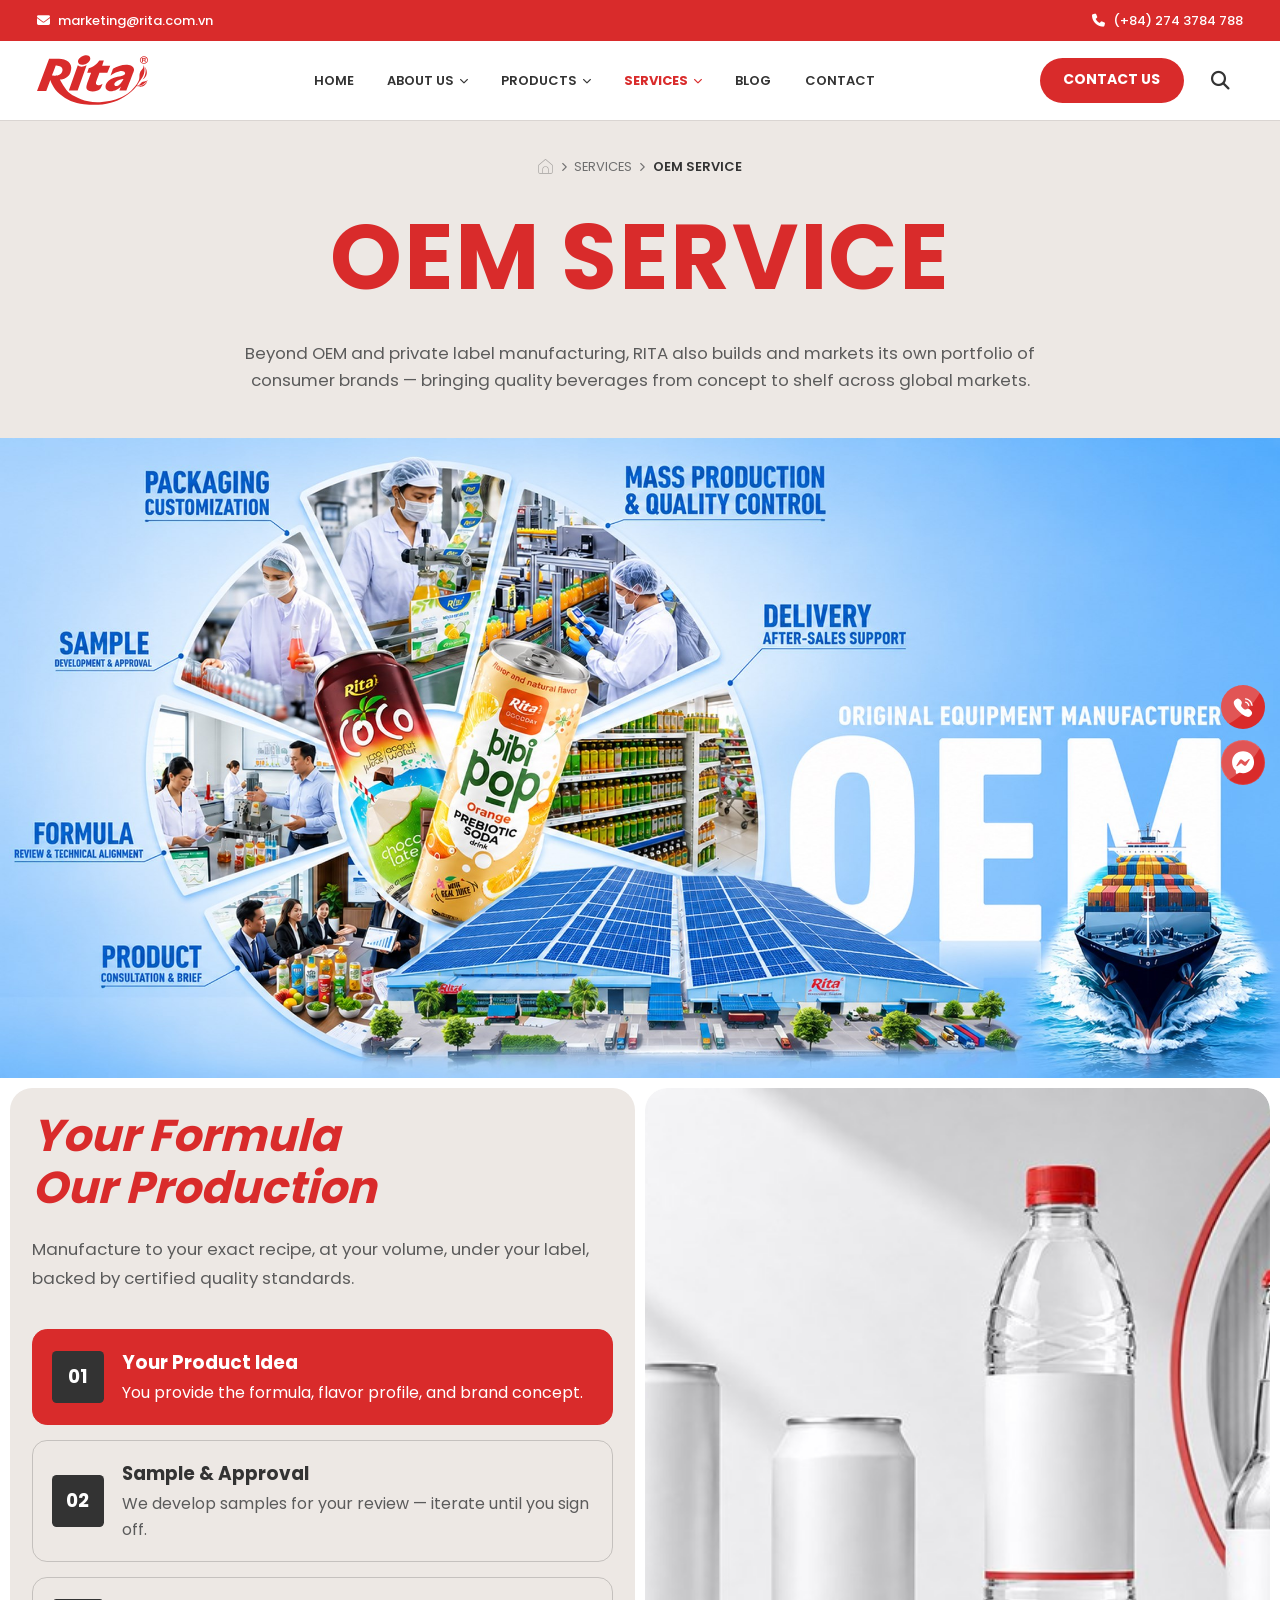
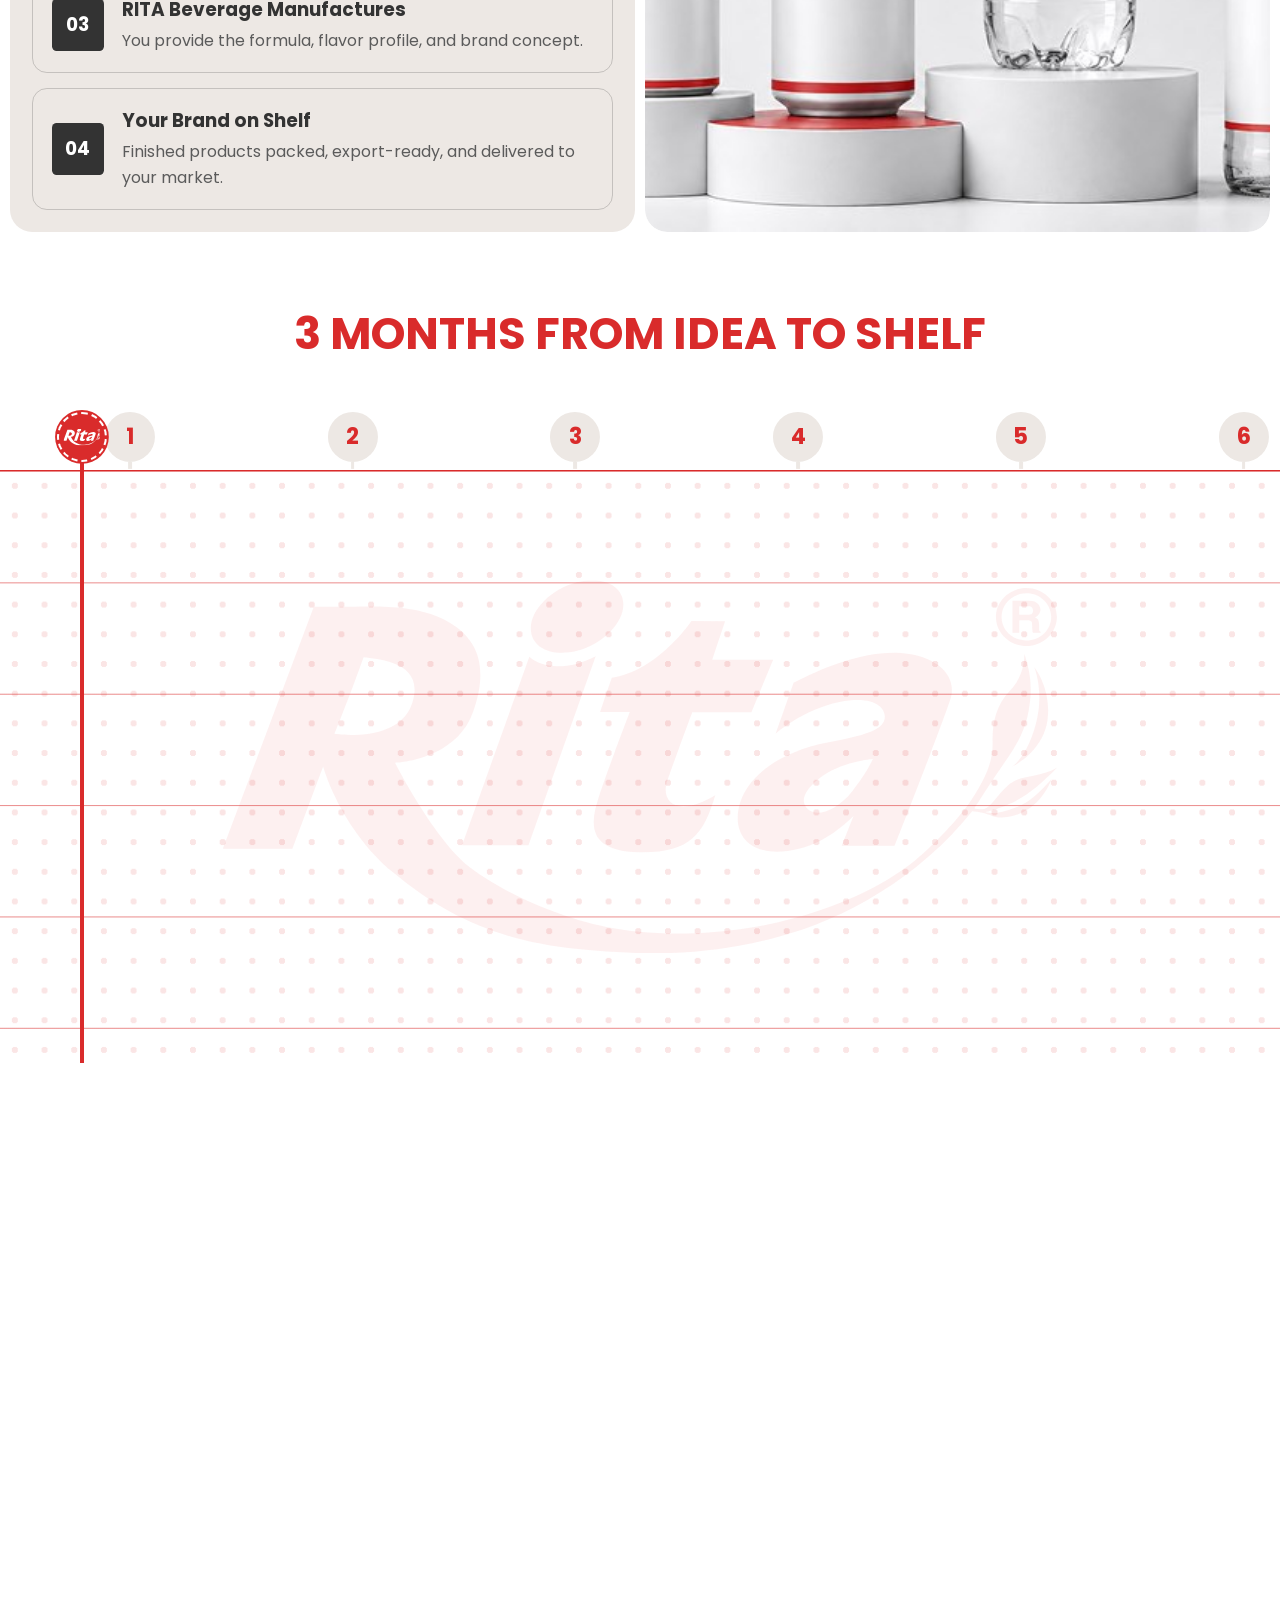
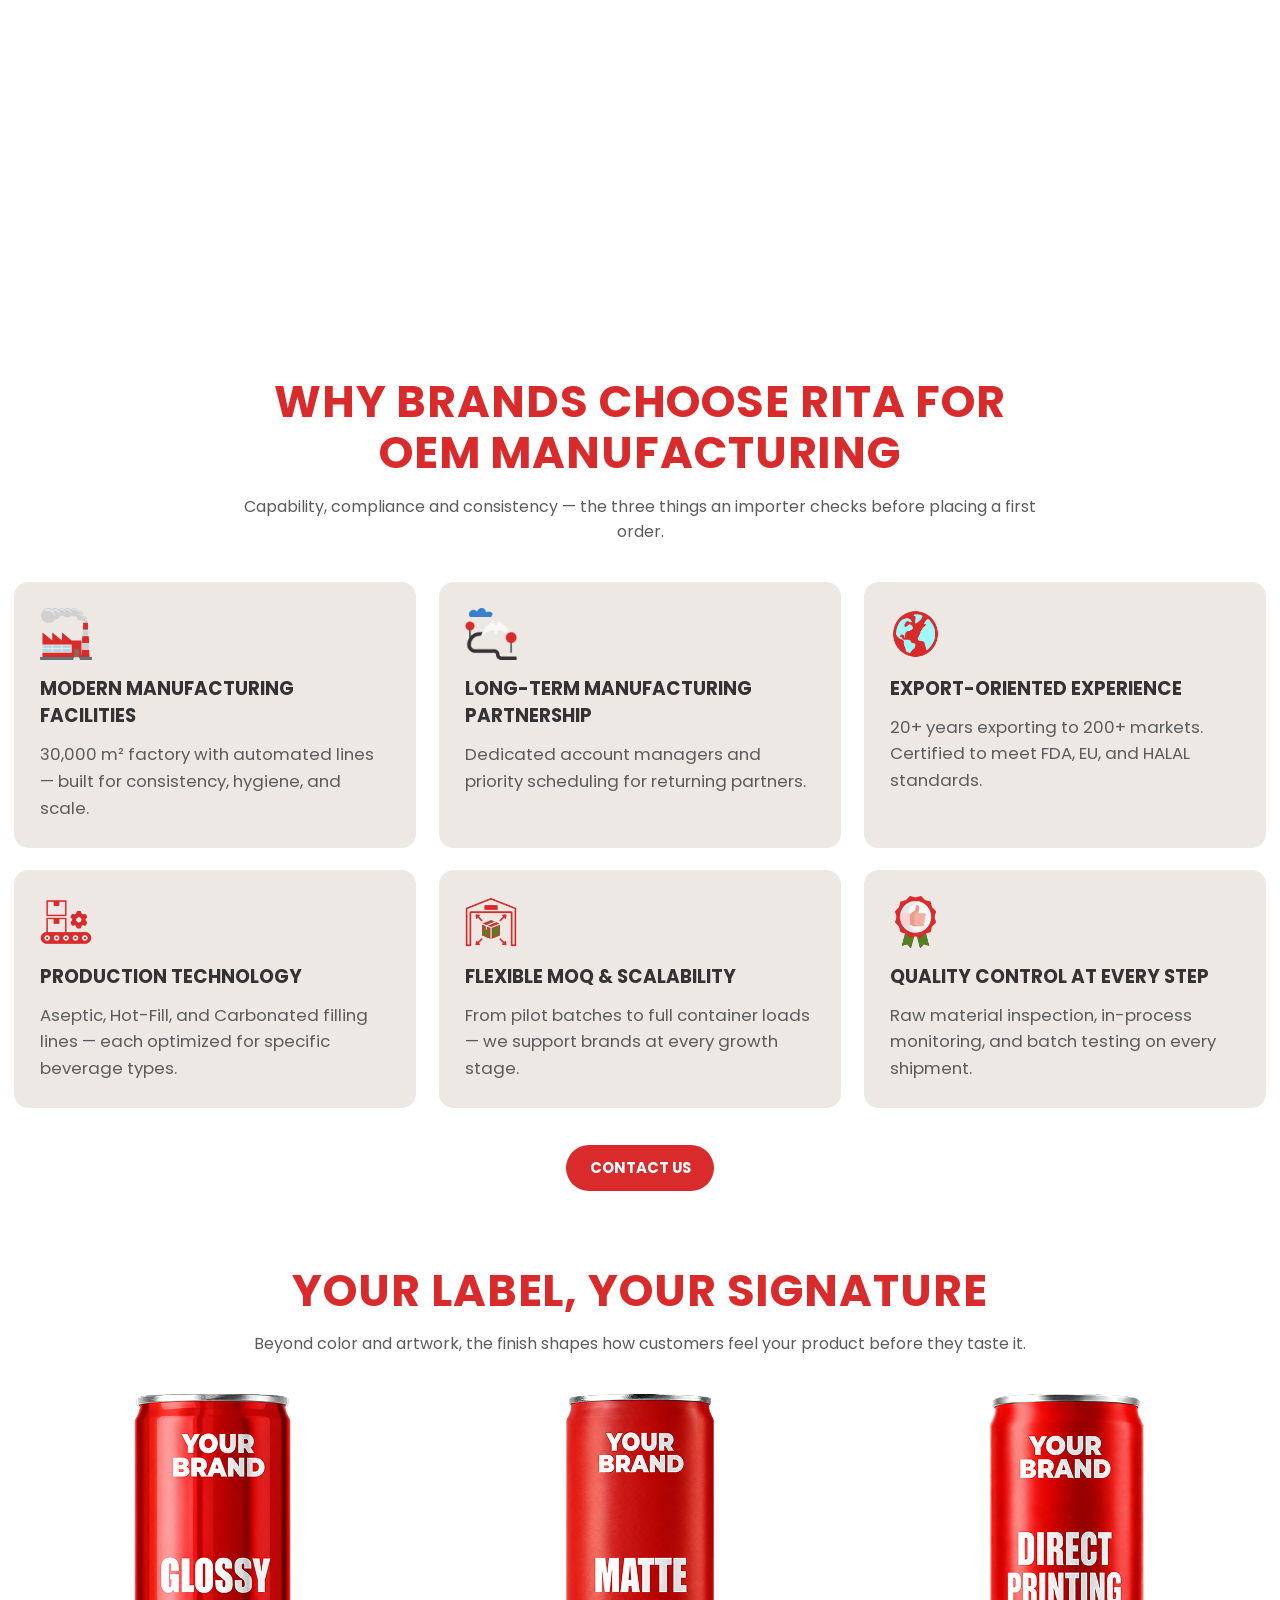
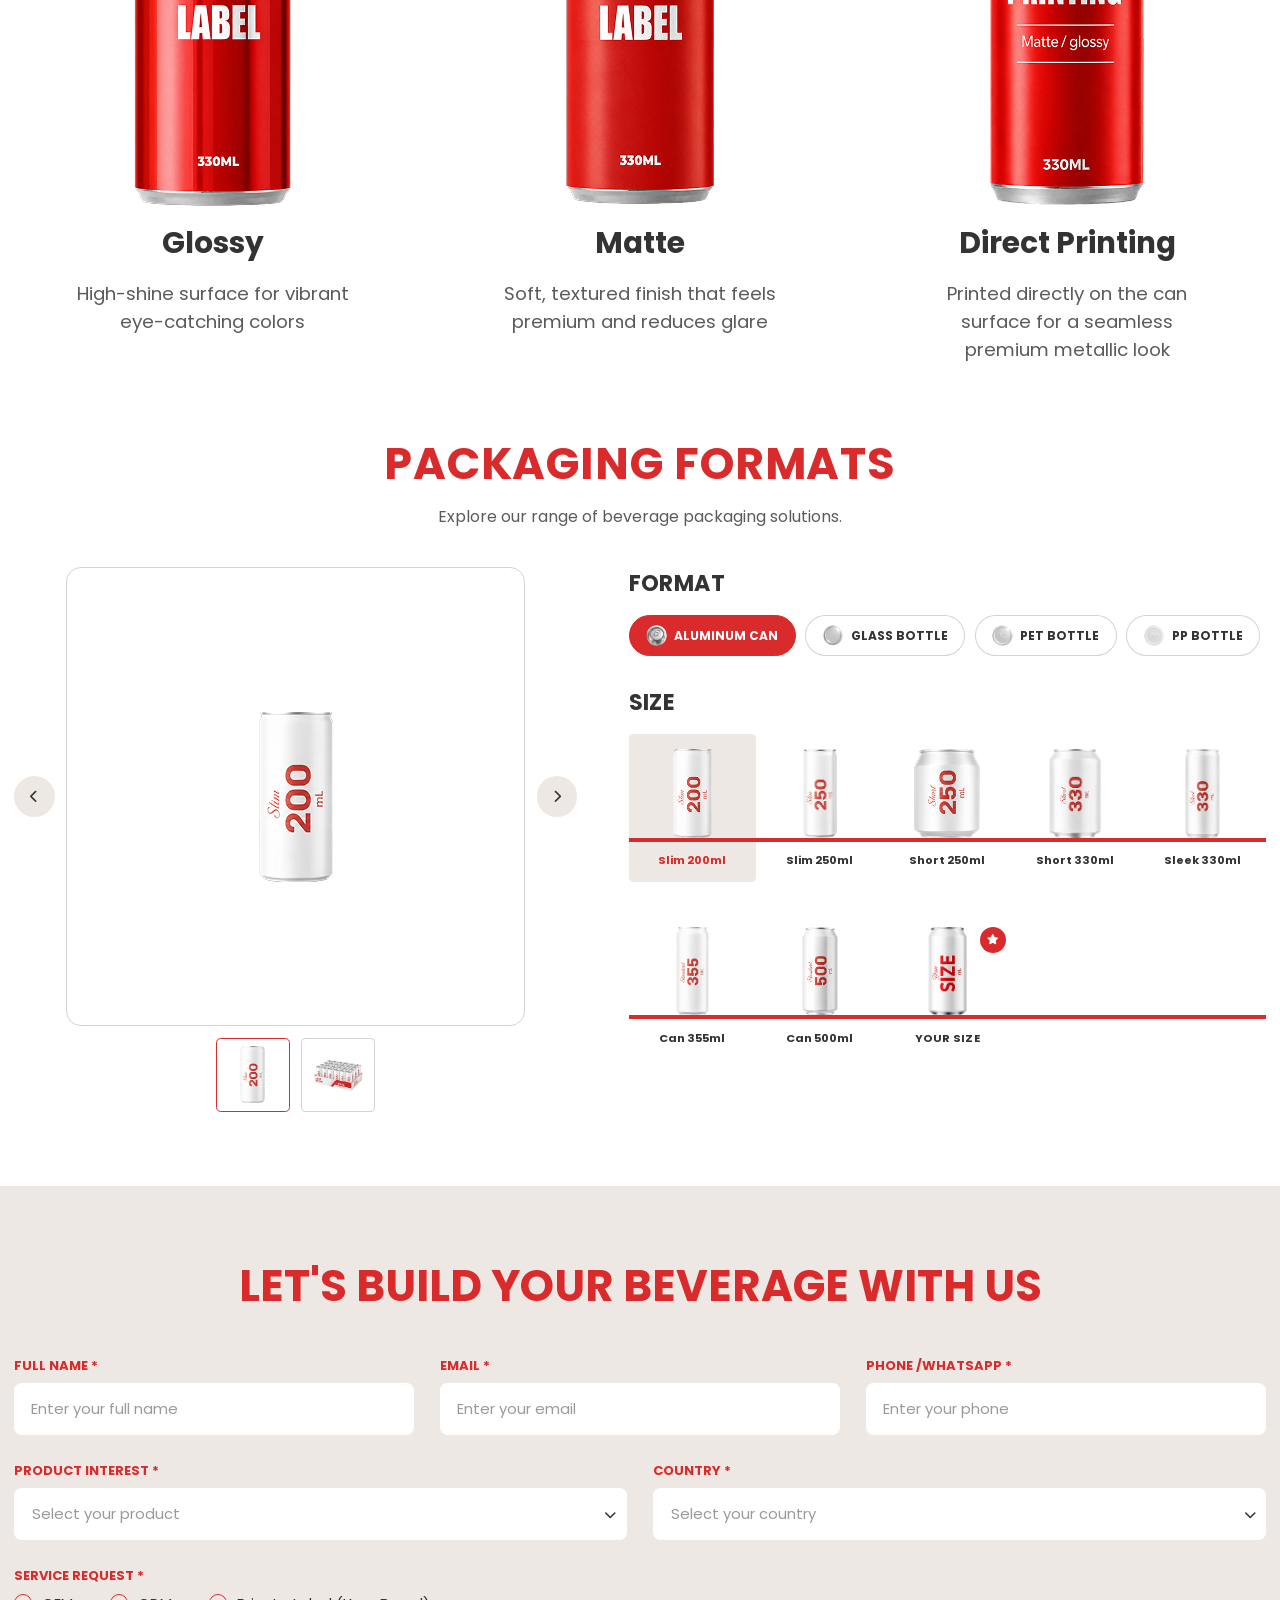
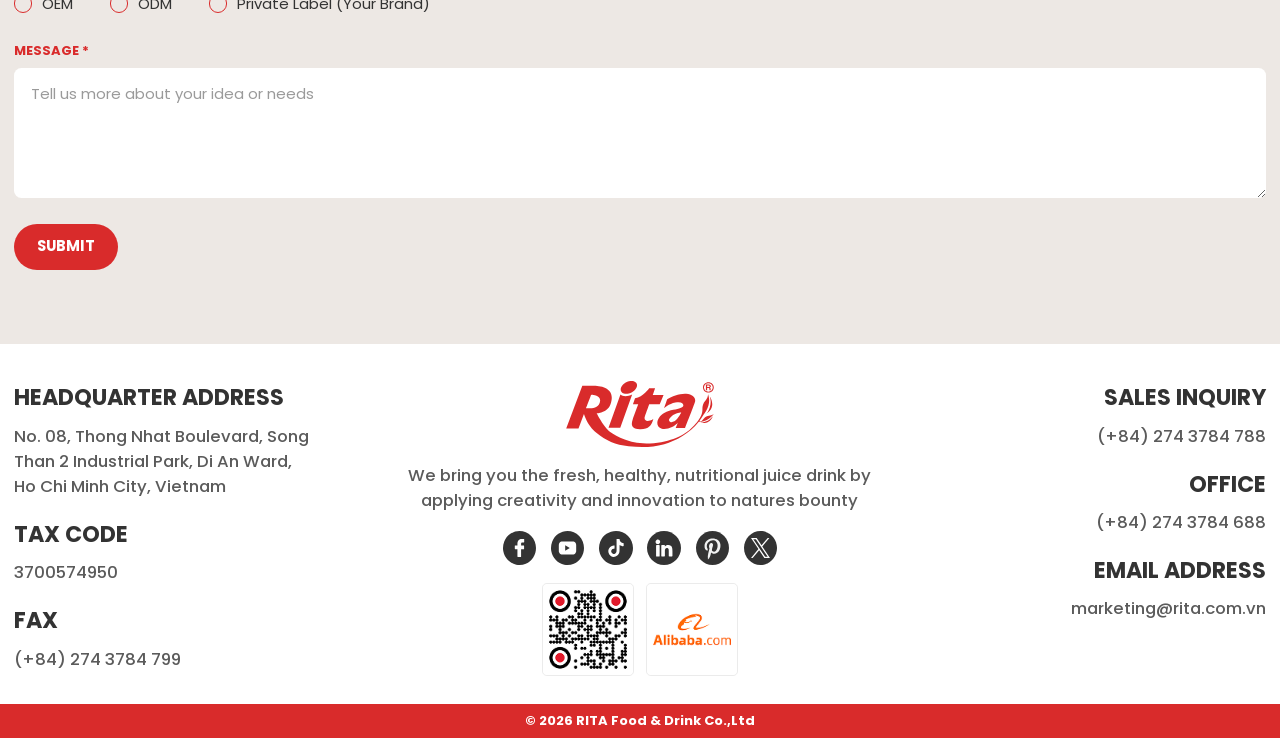
<file: oem-service.html>
<!DOCTYPE html>
<html lang="en">

<head>
  <meta charset="utf-8">
  <title>OEM Service — RITA Beverage</title>
  <meta name="description"
    content="RITA manufactures beverages to your specification under OEM and private label — from production to export, bringing your brand from concept to shelf worldwide.">
  <meta name="keywords" content="RITA, beverage, OEM service, private label, contract manufacturing, beverage production, Vietnam">
  <meta name="robots" content="index, follow">
  <meta name="viewport" content="width=device-width, initial-scale=1.0, maximum-scale=1.0">
  <meta http-equiv="X-UA-Compatible" content="IE=edge">
  <link rel="stylesheet" href="./css/style.css">
</head>

<body>
  <header class="hd default">
    <div class="hd-top">
      <div class="hd-top__inner">
        <a class="hd-top__mail" href="mailto:marketing@rita.com.vn"><i class="fas fa-envelope"></i><span>marketing@rita.com.vn</span></a>
        <p class="hd-top__msg"><span class="dot"></span>THE LEADING IN BEVERAGE MANUFACTURING FROM VIET NAM<span class="dot"></span></p>
        <a class="hd-top__tel" href="tel:+842743784788"><i class="fas fa-phone"></i><span>(+84) 274 3784 788</span></a>
      </div>
    </div>
    <div class="hd-bar">
        <div class="hd-main">
          <div class="hd-logo"><a class="custom-logo-link" href="./index.html" aria-label="RITA"><span class="hd-logo__mark"></span></a></div>
          <div class="hd-nav">
            <div class="menu-nav">
              <ul class="menu-list">
                <li class="menu-item"><a class="menu-link" href="./index.html">HOME</a></li>
                <li class="menu-item mega" data-mega="about"><a class="menu-link" href="./our-story.html">ABOUT US<i class="fas fa-chevron-down"></i></a></li>
                <li class="menu-item mega" data-mega="products"><a class="menu-link" href="./products.html">PRODUCTS<i class="fas fa-chevron-down"></i></a></li>
                <li class="menu-item mega current-menu-item" data-mega="services"><a class="menu-link active" href="./oem-service.html">SERVICES<i class="fas fa-chevron-down"></i></a></li>
                <li class="menu-item"><a class="menu-link" href="./blog.html">BLOG</a></li>
                <li class="menu-item"><a class="menu-link" href="./contact.html">CONTACT</a></li>
              </ul>
            </div>
          </div>
          <div class="hd-right">
            <div class="btn-box"><a class="btn pri" href="./contact.html"><span class="txt"><span
                    class="txt-inner">CONTACT US</span></span></a></div>
            <div class="hd-sbtn srchOpenJS"><i class="fas fa-search"></i></div>
            <div class="burger">
              <div class="hamburger" id="hamburger">
                <svg class="ham" viewbox="0 0 100 100" width="48">
                  <path class="line top"
                    d="m 30,33 h 40 c 0,0 9.044436,-0.654587 9.044436,-8.508902 0,-7.854315 -8.024349,-11.958003 -14.89975,-10.85914 -6.875401,1.098863 -13.637059,4.171617 -13.637059,16.368042 v 40">
                  </path>
                  <path class="line middle" d="m 30,50 h 40"></path>
                  <path class="line bottom"
                    d="m 30,67 h 40 c 12.796276,0 15.357889,-11.717785 15.357889,-26.851538 0,-15.133752 -4.786586,-27.274118 -16.667516,-27.274118 -11.88093,0 -18.499247,6.994427 -18.435284,17.125656 l 0.252538,40">
                  </path>
                </svg>
              </div>
            </div>
          </div>
        </div>
        <div class="hd-search">
          <form action="">
            <i class="fas fa-search"></i>
            <input type="text" placeholder="Search..." />
          </form>
          <div class="hd-sbtn srchCloseJS"><i class="fas fa-times"></i></div>
        </div>
        <div class="hd-mega">
          <div class="hd-mega__wrap">
            <div class="hd-mega__inner">
              <div class="hd-mega__panel" data-mega-panel="about">
                <div class="hd-mega__intro">
                  <div class="hd-mega__thumb"><img src="./assets/images/profile.jpg" alt="About Us" loading="lazy" /></div>
                  <div class="hd-mega__intro-foot">
                    <div class="hd-mega__intro-text">
                      <p class="hd-mega__intro-title">About Us</p>
                      <p class="hd-mega__intro-desc">RITA has been crafting and exporting premium beverages from Vietnam for over 20 years. Explore our story, certifications and milestones.</p>
                    </div>
                    <div class="btn-box"><a class="btn pri" href="./our-story.html"><span class="txt"><span class="txt-inner">Learn More</span></span></a></div>
                  </div>
                </div>
                <div class="hd-mega__menu">
                  <ul class="hd-mega__list">
                    <li class="hd-mega__item"><a class="hd-mega__link" href="./our-story.html">Our Story</a></li>
                    <li class="hd-mega__item"><a class="hd-mega__link" href="./our-certificates.html">Our Certificates</a></li>
                    <li class="hd-mega__item"><a class="hd-mega__link" href="./our-activities.html">Our Activities</a></li>
                    <li class="hd-mega__item"><a class="hd-mega__link" href="./our-history.html">Our History</a></li>
                    <li class="hd-mega__item"><a class="hd-mega__link" href="./our-brands.html">Our Brands</a></li>
                  </ul>
                </div>
              </div>
              <div class="hd-mega__panel" data-mega-panel="products">
                <div class="hd-mega__intro">
                  <div class="hd-mega__thumb"><img src="./assets/images/supermarket.jpg" alt="Products" loading="lazy" /></div>
                  <div class="hd-mega__intro-foot">
                    <div class="hd-mega__intro-text">
                      <p class="hd-mega__intro-title">Products</p>
                      <p class="hd-mega__intro-desc">From tropical juices to functional drinks, worldwide. We craft, bottle and deliver every product with care, consistency and industry-leading quality standards.</p>
                    </div>
                    <div class="btn-box"><a class="btn pri" href="./products.html"><span class="txt"><span class="txt-inner">Learn More</span></span></a></div>
                  </div>
                </div>
                <div class="hd-mega__menu">
                  <ul class="hd-mega__list">
                    <li class="hd-mega__item"><a class="hd-mega__link" href="./products-fruit-juice.html">Fruit Juice</a></li>
                    <li class="hd-mega__item"><a class="hd-mega__link" href="./products-aloe-vera.html">Aloe Vera</a></li>
                    <li class="hd-mega__item"><a class="hd-mega__link" href="./products-coconut-water.html">Coconut Water</a></li>
                    <li class="hd-mega__item"><a class="hd-mega__link" href="./products-milk-drinks.html">Milk Drinks</a></li>
                    <li class="hd-mega__item"><a class="hd-mega__link" href="./products-soft-drinks.html">Soft Drinks</a></li>
                    <li class="hd-mega__item"><a class="hd-mega__link" href="./products-coffee-drinks.html">Coffee Drinks</a></li>
                    <li class="hd-mega__item"><a class="hd-mega__link" href="./products-sparkling-drinks.html">Sparkling Drinks</a></li>
                    <li class="hd-mega__item"><a class="hd-mega__link" href="./products-energy-drinks.html">Energy Drinks</a></li>
                    <li class="hd-mega__item"><a class="hd-mega__link" href="./products-tea-drinks.html">Tea Drinks</a></li>
                  </ul>
                </div>
              </div>
              <div class="hd-mega__panel" data-mega-panel="services">
                <div class="hd-mega__intro">
                  <div class="hd-mega__thumb"><img src="./assets/images/meeting.png" alt="Services" loading="lazy" /></div>
                  <div class="hd-mega__intro-foot">
                    <div class="hd-mega__intro-text">
                      <p class="hd-mega__intro-title">Services</p>
                      <p class="hd-mega__intro-desc">OEM/ODM manufacturing tailored to your brand. From formulation and recipe development to private label production and packaging, we handle it all.</p>
                    </div>
                    <div class="btn-box"><a class="btn pri" href="./oem-service.html"><span class="txt"><span class="txt-inner">Learn More</span></span></a></div>
                  </div>
                </div>
                <div class="hd-mega__menu">
                  <ul class="hd-mega__list">
                    <li class="hd-mega__item"><a class="hd-mega__link" href="./oem-service.html">OEM Service</a></li>
                    <li class="hd-mega__item"><a class="hd-mega__link" href="./odm-service.html">ODM Service</a></li>
                  </ul>
                </div>
              </div>
            </div>
          </div>
        </div>
      </div>
    <div class="hd-overlay"></div>
    <div class="mobile-overlay"></div>
    <div class="mobile">
      <div class="mobile-con">
        <div class="mobile-wr">
          <div class="mobile-nav">
            <div class="menu-nav">
              <ul class="menu-list">
                <li class="menu-item"><a class="menu-link" href="./index.html">HOME</a></li>
                <li class="menu-item has-sub"><a class="menu-link mobileSubJS" href="./our-story.html"
                    data-sub="about">ABOUT US<i class="fas fa-chevron-right"></i></a></li>
                <li class="menu-item has-sub"><a class="menu-link mobileSubJS" href="./products.html"
                    data-sub="products">PRODUCTS<i class="fas fa-chevron-right"></i></a></li>
                <li class="menu-item has-sub current-menu-item"><a class="menu-link active mobileSubJS" href="./oem-service.html" data-sub="services">SERVICES<i class="fas fa-chevron-right"></i></a></li>
                <li class="menu-item"><a class="menu-link" href="./blog.html">BLOG</a></li>
                <li class="menu-item"><a class="menu-link" href="./contact.html">CONTACT</a></li>
              </ul>
            </div>
            <div class="mobile-content">
              <div class="social">
                <div class="social-list"> <a class="social-link" href="#"><i class="fab fa-tiktok"></i></a><a
                    class="social-link" href="#"><i class="fab fa-facebook-f"></i></a><a class="social-link"
                    href="#"><i class="fab fa-youtube"></i></a><a class="social-link" href="#"><i
                      class="fab fa-linkedin-in"></i></a></div>
              </div>
            </div>
          </div>
        </div>
      </div>
      <div class="mobile-sub" data-sub-panel="about">
        <div class="mobile-sub__intro">
          <div class="mobile-sub__head mobileBackJS"><i class="fas fa-chevron-left"></i><span
              class="mobile-sub__title t-32">ABOUT US</span></div>
          <div class="mobile-sub__thumb"><img src="./assets/images/profile.jpg" alt="About Us" loading="lazy" /></div>
          <p class="mobile-sub__desc">RITA has been crafting and exporting premium beverages from Vietnam for over 20 years. Explore our story, certifications and milestones.</p>
          <div class="btn-box"><a class="btn third" href="./our-story.html"><span class="txt"><span
                  class="txt-inner">LEARN MORE</span></span></a></div>
        </div>
        <ul class="mobile-sub__list">
          <li><a href="./our-story.html">OUR STORY</a></li>
          <li><a href="./our-certificates.html">OUR CERTIFICATES</a></li>
          <li><a href="./our-activities.html">OUR ACTIVITIES</a></li>
          <li><a href="./our-history.html">OUR HISTORY</a></li>
          <li><a href="./our-brands.html">OUR BRANDS</a></li>
        </ul>
      </div>
      <div class="mobile-sub" data-sub-panel="products">
        <div class="mobile-sub__intro">
          <div class="mobile-sub__head mobileBackJS"><i class="fas fa-chevron-left"></i><span
              class="mobile-sub__title t-32">PRODUCTS</span></div>
          <div class="mobile-sub__thumb"><img src="./assets/images/supermarket.jpg" alt="Products" loading="lazy" /></div>
          <p class="mobile-sub__desc">From tropical juices to functional drinks, worldwide. We craft, bottle and deliver every product with care, consistency and industry-leading quality standards.</p>
          <div class="btn-box"><a class="btn third" href="./products.html"><span class="txt"><span
                  class="txt-inner">LEARN MORE</span></span></a></div>
        </div>
        <ul class="mobile-sub__list">
          <li><a href="./products-fruit-juice.html">FRUIT JUICE</a></li>
          <li><a href="./products-aloe-vera.html">ALOE VERA</a></li>
          <li><a href="./products-coconut-water.html">COCONUT WATER</a></li>
          <li><a href="./products-milk-drinks.html">MILK DRINKS</a></li>
          <li><a href="./products-soft-drinks.html">SOFT DRINKS</a></li>
          <li><a href="./products-coffee-drinks.html">COFFEE DRINKS</a></li>
          <li><a href="./products-sparkling-drinks.html">SPARKLING DRINKS</a></li>
          <li><a href="./products-energy-drinks.html">ENERGY DRINKS</a></li>
          <li><a href="./products-tea-drinks.html">TEA DRINKS</a></li>
        </ul>
      </div>
      <div class="mobile-sub" data-sub-panel="services">
        <div class="mobile-sub__intro">
          <div class="mobile-sub__head mobileBackJS"><i class="fas fa-chevron-left"></i><span
              class="mobile-sub__title t-32">SERVICES</span></div>
          <div class="mobile-sub__thumb"><img src="./assets/images/meeting.png" alt="Services" loading="lazy" /></div>
          <p class="mobile-sub__desc">OEM/ODM manufacturing tailored to your brand. From formulation and recipe development to private label production and packaging, we handle it all.</p>
          <div class="btn-box"><a class="btn third" href="./oem-service.html"><span class="txt"><span
                  class="txt-inner">LEARN MORE</span></span></a></div>
        </div>
        <ul class="mobile-sub__list">
          <li><a href="./oem-service.html">OEM SERVICE</a></li>
          <li><a href="./odm-service.html">ODM SERVICE</a></li>
        </ul>
      </div>
    </div>
  </header>

  <main class="main pd-top-full">
    <section class="page-banner">
      <div class="container page-banner__inner">
        <nav class="breadcrumb" aria-label="Breadcrumb">
          <ol class="breadcrumb-list">
            <li class="breadcrumb-item"><a href="./index.html"><img class="breadcrumb-icon" src="./assets/images/ic-home.svg" alt="Home" loading="eager" /></a></li>
            <li class="breadcrumb-sep"><i class="fas fa-chevron-right"></i></li>
            <li class="breadcrumb-item">Services</li>
            <li class="breadcrumb-sep"><i class="fas fa-chevron-right"></i></li>
            <li class="breadcrumb-item breadcrumb-item--current">OEM Service</li>
          </ol>
        </nav>
        <h1 class="page-banner__title t-98">OEM SERVICE</h1>
        <p class="page-banner__desc t-18">Beyond OEM and private label manufacturing, RITA also builds and markets its own portfolio of consumer brands &mdash; bringing quality beverages from concept to shelf across global markets.</p>
      </div>
      <div class="page-banner__img"><img src="./assets/images/banner-oem.jpg" alt="RITA OEM beverage manufacturing" loading="eager" /></div>
    </section>


    <section class="flow">
      <div class="flow__row">
        <div class="flow__panel">
          <h2 class="flow__title t-48">Your Formula<br>Our Production</h2>
          <p class="flow__desc t-18">Manufacture to your exact recipe, at your volume, under your label, backed by certified quality standards.</p>
          <ol class="flow__steps">
            <li class="flow-step is-active" data-img="./assets/images/oem-front.jpg" tabindex="0" role="button">
              <span class="flow-step__num">01</span>
              <div class="flow-step__body">
                <p class="flow-step__title t-20">Your Product Idea</p>
                <p class="flow-step__desc">You provide the formula, flavor profile, and brand concept.</p>
              </div>
            </li>
            <li class="flow-step" data-img="./assets/images/process-1.jpg" tabindex="0" role="button">
              <span class="flow-step__num">02</span>
              <div class="flow-step__body">
                <p class="flow-step__title t-20">Sample &amp; Approval</p>
                <p class="flow-step__desc">We develop samples for your review &mdash; iterate until you sign off.</p>
              </div>
            </li>
            <li class="flow-step" data-img="./assets/images/process-6.jpg" tabindex="0" role="button">
              <span class="flow-step__num">03</span>
              <div class="flow-step__body">
                <p class="flow-step__title t-20">RITA Beverage Manufactures</p>
                <p class="flow-step__desc">You provide the formula, flavor profile, and brand concept.</p>
              </div>
            </li>
            <li class="flow-step" data-img="./assets/images/supermarket.jpg" tabindex="0" role="button">
              <span class="flow-step__num">04</span>
              <div class="flow-step__body">
                <p class="flow-step__title t-20">Your Brand on Shelf</p>
                <p class="flow-step__desc">Finished products packed, export-ready, and delivered to your market.</p>
              </div>
            </li>
          </ol>
        </div>
        <div class="flow__media"><img src="./assets/images/oem-front.jpg" alt="RITA canning line filling beverage cans" loading="lazy" /></div>
      </div>
    </section>

    <section class="mile" id="mileTimeline" style="--count: 9">
      <div class="mile__pin">
        <h2 class="mile__title t-48">3 Months From Idea To Shelf</h2>
        <div class="mile__stage">
          <div class="mile__track">
            <span class="mile__node" style="--i: 0">1</span>
            <span class="mile__node" style="--i: 1">2</span>
            <span class="mile__node" style="--i: 2">3</span>
            <span class="mile__node" style="--i: 3">4</span>
            <span class="mile__node" style="--i: 4">5</span>
            <span class="mile__node" style="--i: 5">6</span>
            <span class="mile__node" style="--i: 6">7</span>
            <span class="mile__node" style="--i: 7">8</span>
            <span class="mile__node" style="--i: 8">9</span>

            <article class="mile-card" style="--i: 0; --row: 0">
              <p class="mile-card__title t-24">Product Consultation &amp; Brief</p>
              <p class="mile-card__desc">We align on your product vision, target market, specifications, packaging preferences, and project requirements from the start.</p>
            </article>
            <article class="mile-card" style="--i: 1; --row: 0">
              <p class="mile-card__title t-24">Formula Review &amp; Technical Alignment</p>
              <p class="mile-card__desc">Our R&amp;D team evaluates your concept, ingredients, formulation, production feasibility, and technical requirements for successful development.</p>
            </article>
            <article class="mile-card" style="--i: 2; --row: 0">
              <p class="mile-card__title t-24">Sample Development &amp; Approval</p>
              <p class="mile-card__desc">We develop, test, and refine product samples until taste, quality, texture, and specifications meet your expectations.</p>
            </article>
            <article class="mile-card mile-card--late" style="--i: 3; --row: 1">
              <span class="mile-card__tag">7&ndash;14 days</span>
              <p class="mile-card__title t-24">Packaging Customization</p>
              <p class="mile-card__desc">We tailor packaging formats, materials, labels, and artwork to reflect your brand identity and market requirements.</p>
            </article>
            <article class="mile-card mile-card--late" style="--i: 4; --row: 1">
              <span class="mile-card__tag">4&ndash;8 weeks</span>
              <p class="mile-card__title t-24">Mass Production &amp; Quality Control</p>
              <p class="mile-card__desc">Approved products enter mass production with strict quality control, ensuring consistency, food safety, and reliable production standards.</p>
            </article>
            <article class="mile-card mile-card--late" style="--i: 5; --row: 1">
              <span class="mile-card__tag">2&ndash;4 weeks</span>
              <p class="mile-card__title t-24">Delivery &amp; After-Sales Support</p>
              <p class="mile-card__desc">We coordinate shipment and documentation while providing responsive after-sales support to ensure a smooth, lasting partnership.</p>
            </article>
            <article class="mile-card mile-card--late" style="--i: 6; --row: 2">
              <p class="mile-card__title t-24">Market Launch Support</p>
              <p class="mile-card__desc">We support your market launch with product information, documentation, and practical assistance for a smooth commercial rollout.</p>
            </article>
            <article class="mile-card mile-card--late" style="--i: 7; --row: 2">
              <p class="mile-card__title t-24">Reorder<br>&amp; Scale-Up</p>
              <p class="mile-card__desc">As demand grows, we streamline repeat orders and scale production efficiently to support your expanding business needs.</p>
            </article>
            <article class="mile-card mile-card--late" style="--i: 8; --row: 2">
              <p class="mile-card__title t-24">Long-Term Partnership</p>
              <p class="mile-card__desc">We build lasting partnerships through continuous support, product development, flexible solutions, and opportunities for sustainable business growth.</p>
            </article>
          </div>

          <div class="mile__marker"><span class="mile__cap"></span></div>
        </div>
      </div>
    </section>

    <section class="why ss-pd pd-bot-0">
      <div class="container">
        <div class="sec-head">
          <h2 class="sec-head__title t-48">Why Brands Choose RITA For OEM Manufacturing</h2>
          <p class="sec-head__desc">Capability, compliance and consistency &mdash; the three things an importer checks before placing a first order.</p>
        </div>
        <div class="why__grid">
          <div class="why__page">
          <div class="why-card">
            <div class="why-card__icon"><img src="./assets/images/ic-factory.png" alt="Modern manufacturing facilities" loading="lazy" /></div>
            <h3 class="why-card__title t-20">Modern Manufacturing Facilities</h3>
            <p class="why-card__desc t-18">30,000 m&sup2; factory with automated lines &mdash; built for consistency, hygiene, and scale.</p>
          </div>
          <div class="why-card">
            <div class="why-card__icon"><img src="./assets/images/ic-vision.png" alt="Long-term manufacturing partnership" loading="lazy" /></div>
            <h3 class="why-card__title t-20">Long-Term Manufacturing Partnership</h3>
            <p class="why-card__desc t-18">Dedicated account managers and priority scheduling for returning partners.</p>
          </div>
          </div>
          <div class="why__page">
          <div class="why-card">
            <div class="why-card__icon"><img src="./assets/images/ic-globe.png" alt="Export-oriented experience" loading="lazy" /></div>
            <h3 class="why-card__title t-20">Export-Oriented Experience</h3>
            <p class="why-card__desc t-18">20+ years exporting to 200+ markets. Certified to meet FDA, EU, and HALAL standards.</p>
          </div>
          <div class="why-card">
            <div class="why-card__icon"><img src="./assets/images/ic-oem-odm.png" alt="Production technology" loading="lazy" /></div>
            <h3 class="why-card__title t-20">Production Technology</h3>
            <p class="why-card__desc t-18">Aseptic, Hot-Fill, and Carbonated filling lines &mdash; each optimized for specific beverage types.</p>
          </div>
          </div>
          <div class="why__page">
          <div class="why-card">
            <div class="why-card__icon"><img src="./assets/images/ic-moq.png" alt="Flexible MOQ and scalability" loading="lazy" /></div>
            <h3 class="why-card__title t-20">Flexible MOQ &amp; Scalability</h3>
            <p class="why-card__desc t-18">From pilot batches to full container loads &mdash; we support brands at every growth stage.</p>
          </div>
          <div class="why-card">
            <div class="why-card__icon"><img src="./assets/images/ic-quality.png" alt="Quality control at every step" loading="lazy" /></div>
            <h3 class="why-card__title t-20">Quality Control at Every Step</h3>
            <p class="why-card__desc t-18">Raw material inspection, in-process monitoring, and batch testing on every shipment.</p>
          </div>
          </div>
        </div>
        <div class="see-more-wrapper">
          <div class="btn-box"><a class="btn pri" href="./contact.html"><span class="txt"><span class="txt-inner">Contact Us</span></span></a></div>
        </div>
      </div>
    </section>

    <section class="label ss-pd pd-bot-0">
      <div class="container">
        <div class="sec-head">
          <h2 class="sec-head__title t-48">Your Label, Your Signature</h2>
          <p class="sec-head__desc">Beyond color and artwork, the finish shapes how customers feel your product before they taste it.</p>
        </div>
        <div class="label__slider">
          <div class="swiper">
            <div class="swiper-wrapper label__list">
              <div class="swiper-slide label__item">
                <div class="label__img"><img src="./assets/images/glossy.png" alt="Glossy" loading="lazy" /></div>
                <h3 class="label__name t-32">Glossy</h3>
                <p class="label__desc t-20">High-shine surface for vibrant eye-catching colors</p>
              </div>
              <div class="swiper-slide label__item">
                <div class="label__img"><img src="./assets/images/matte.png" alt="Matte" loading="lazy" /></div>
                <h3 class="label__name t-32">Matte</h3>
                <p class="label__desc t-20">Soft, textured finish that feels premium and reduces glare</p>
              </div>
              <div class="swiper-slide label__item">
                <div class="label__img"><img src="./assets/images/direct-printing.png" alt="Direct Printing" loading="lazy" /></div>
                <h3 class="label__name t-32">Direct Printing</h3>
                <p class="label__desc t-20">Printed directly on the can surface for a seamless premium metallic look</p>
              </div>
            </div>
          </div>
        </div>
      </div>
    </section>

    <section class="pkg ss-pd" id="pkgFormats">
      <div class="container">
        <div class="sec-head">
          <h2 class="sec-head__title t-48">Packaging Formats</h2>
          <p class="sec-head__desc">Explore our range of beverage packaging solutions.</p>
        </div>

        <div class="pkg__row">
          <div class="pkg__viewer">
            <button class="pkg__nav pkg__nav--prev" type="button" aria-label="Previous image"><i class="fas fa-chevron-left"></i></button>
            <div class="pkg__stage" id="pkgStage"></div>
            <button class="pkg__nav pkg__nav--next" type="button" aria-label="Next image"><i class="fas fa-chevron-right"></i></button>
            <div class="pkg__thumbs" id="pkgThumbs"></div>
          </div>

          <div class="pkg__browse">
            <p class="pkg__attr t-24">Format</p>
            <div class="pkg__materials" role="tablist" aria-label="Packaging material">
              <button class="pkg__material is-active" type="button" data-material="aluminum" role="tab" aria-selected="true"><img class="pkg__material-icon" src="./assets/images/packaging-icon-can.png" alt="" loading="lazy" /><span>Aluminum Can</span></button>
              <button class="pkg__material" type="button" data-material="glass" role="tab" aria-selected="false"><img class="pkg__material-icon" src="./assets/images/packaging-icon-glass.png" alt="" loading="lazy" /><span>Glass Bottle</span></button>
              <button class="pkg__material" type="button" data-material="pet" role="tab" aria-selected="false"><img class="pkg__material-icon" src="./assets/images/packaging-icon-pet.png" alt="" loading="lazy" /><span>PET Bottle</span></button>
              <button class="pkg__material" type="button" data-material="pp" role="tab" aria-selected="false"><img class="pkg__material-icon" src="./assets/images/packaging-icon-pp.png" alt="" loading="lazy" /><span>PP Bottle</span></button>
            </div>
            <p class="pkg__attr t-24">Size</p>
            <div class="pkg__shelf" id="pkgShelf"></div>
          </div>
        </div>

        <script type="application/json" id="pkg-data">[{"material":"aluminum","name":"Slim 200ml","images":["./assets/images/can/200mL_Slim_Can.png","./assets/images/can/tray-can-200ml.png"]},{"material":"aluminum","name":"Slim 250ml","images":["./assets/images/can/250mL_Slim_Can.png","./assets/images/can/tray-can-slim-250ml.png"]},{"material":"aluminum","name":"Short 250ml","images":["./assets/images/can/250mL_Short_Can.png","./assets/images/can/tray-can-short-250ml.png"]},{"material":"aluminum","name":"Short 330ml","images":["./assets/images/can/330mL_Short_Can.png","./assets/images/can/tray-can-short-300ml.png"]},{"material":"aluminum","name":"Sleek 330ml","images":["./assets/images/can/330mL_Sleek_Can.png","./assets/images/can/tray-can-sleek-330ml.png"]},{"material":"aluminum","name":"Can 355ml","images":["./assets/images/can/355mL_Can.png","./assets/images/can/tray-can-standard-355ml.png"]},{"material":"aluminum","name":"Can 500ml","images":["./assets/images/can/500ml_Can.png","./assets/images/can/tray-can-standard-500ml.png"]},{"material":"aluminum","name":"Your Size","custom":true,"images":["./assets/images/can/Customize_Can.png"]},{"material":"glass","name":"Glass 250ml","images":["./assets/images/glass/250mL_Glass.png","./assets/images/glass/carton-glass-250ml.png"]},{"material":"glass","name":"Glass 280ml","images":["./assets/images/glass/280mL_Glass.png","./assets/images/glass/carton-glass-280ml.png"]},{"material":"glass","name":"Glass 290ml","images":["./assets/images/glass/290mL_Glass.png","./assets/images/glass/carton-glass-290ml.png"]},{"material":"glass","name":"Glass 300ml","images":["./assets/images/glass/300mL_Glass.png","./assets/images/glass/carton-glass-300ml.png"]},{"material":"glass","name":"Glass 315ml","images":["./assets/images/glass/315mL_Glass.png","./assets/images/glass/carton-glass-315ml.png"]},{"material":"glass","name":"Glass 470ml","images":["./assets/images/glass/470mL_Glass.png","./assets/images/glass/carton-glass-470ml.png"]},{"material":"glass","name":"Glass 490ml","images":["./assets/images/glass/490mL_Glass.png","./assets/images/glass/carton-glass-490ml.png"]},{"material":"glass","name":"Your Size","custom":true,"images":["./assets/images/glass/Customize_Glass.png"]},{"material":"pet","name":"PET 320ml","images":["./assets/images/pet/320mL_PET.png","./assets/images/pet/carton-pet-320ml.png"]},{"material":"pet","name":"PET 500ml","images":["./assets/images/pet/500mL_PET.png","./assets/images/pet/carton-pet-500ml.png"]},{"material":"pet","name":"PET 500ml Slim","images":["./assets/images/pet/500mL_2_PET.png","./assets/images/pet/carton-pet-500ml_2.png"]},{"material":"pet","name":"PET 1000ml","images":["./assets/images/pet/1000mL_PET.png","./assets/images/pet/carton-pet-1000ml.png"]},{"material":"pet","name":"PET 1000ml Wide","images":["./assets/images/pet/1000mL_2_PET.png","./assets/images/pet/carton-pet-1000ml_2.png"]},{"material":"pet","name":"PET 1500ml","images":["./assets/images/pet/1500mL_PET.png","./assets/images/pet/carton-pet-1500ml.png"]},{"material":"pet","name":"Your Size","custom":true,"images":["./assets/images/pet/Customize_PET.png"]},{"material":"pp","name":"PP 250ml","images":["./assets/images/pp/250mL_PP.png","./assets/images/pp/carton-pp-250ml.png"]},{"material":"pp","name":"PP 500ml","images":["./assets/images/pp/500mL_PP.png","./assets/images/pp/carton-pp-500ml.png"]},{"material":"pp","name":"PP 1000ml","images":["./assets/images/pp/1000mL_PP.png","./assets/images/pp/carton-pp-1000ml.png"]},{"material":"pp","name":"PP 1000ml Wide","images":["./assets/images/pp/1000mL_2_PP.png","./assets/images/pp/carton-pp-1000ml_2.png"]},{"material":"pp","name":"PP 1250ml","images":["./assets/images/pp/1250mL_PP.png","./assets/images/pp/carton-pp-1250ml.png"]},{"material":"pp","name":"PP 1250ml Wide","images":["./assets/images/pp/1250mL_2_PP.png","./assets/images/pp/carton-pp-1250ml_2.png"]},{"material":"pp","name":"PP 2000ml","images":["./assets/images/pp/2000mL_PP.png","./assets/images/pp/carton-pp-2000ml.png"]},{"material":"pp","name":"PP 2000ml Wide","images":["./assets/images/pp/2000mL_2_PP.png","./assets/images/pp/carton-pp-2000ml_2.png"]},{"material":"pp","name":"Your Size","custom":true,"images":["./assets/images/pp/Customize_PP.png"]}]</script>
      </div>
    </section>


  </main>
  <section class="lead-form" id="lead-form">
    <div class="container">
      <h2 class="lead-form__title">Let's build your beverage with us</h2>
      <form class="lead-form__form" action="">
        <div class="lead-form__row">
          <label class="lead-form__field">
            <span class="lead-form__label">Full Name *</span>
            <input type="text" name="full_name" placeholder="Enter your full name" required>
          </label>
          <label class="lead-form__field">
            <span class="lead-form__label">Email *</span>
            <input type="email" name="email" placeholder="Enter your email" required>
          </label>
          <label class="lead-form__field">
            <span class="lead-form__label">Phone /Whatsapp *</span>
            <input type="tel" name="phone" placeholder="Enter your phone" required>
          </label>
        </div>
        <div class="lead-form__row lead-form__row--2">
          <label class="lead-form__field">
            <span class="lead-form__label">Product Interest *</span>
            <select class="re-select-main" name="product" data-placeholder="Select your product">
              <option value=""></option>
              <option>All Products</option>
              <option>Fruit Juice</option>
              <option>Aloe Vera</option>
              <option>Coconut Water</option>
              <option>Milk Drinks</option>
              <option>Soft Drinks</option>
              <option>Coffee Drinks</option>
              <option>Sparkling Drinks</option>
              <option>Energy Drinks</option>
              <option>Tea Drinks</option>
            </select>
          </label>
          <label class="lead-form__field">
            <span class="lead-form__label">Country *</span>
            <select class="re-select-main" name="country" data-placeholder="Select your country">
              <option value=""></option>
              <option>United States</option>
              <option>United Kingdom</option>
              <option>Germany</option>
              <option>France</option>
              <option>Japan</option>
              <option>South Korea</option>
              <option>China</option>
              <option>Australia</option>
              <option>UAE</option>
              <option>Other</option>
            </select>
          </label>
        </div>
        <div class="lead-form__field lead-form__field--full">
          <span class="lead-form__label">Service Request *</span>
          <div class="lead-form__radios">
            <label class="lead-form__radio"><input type="radio" name="service" value="OEM"><span class="dot"></span>OEM</label>
            <label class="lead-form__radio"><input type="radio" name="service" value="ODM"><span class="dot"></span>ODM</label>
            <label class="lead-form__radio"><input type="radio" name="service" value="Private Label"><span class="dot"></span>Private Label (Your Brand)</label>
          </div>
        </div>
        <label class="lead-form__field lead-form__field--full">
          <span class="lead-form__label">Message *</span>
          <textarea name="message" rows="4" placeholder="Tell us more about your idea or needs" required></textarea>
        </label>
        <div class="btn-box"><button class="btn pri" type="submit"><span class="txt"><span class="txt-inner">SUBMIT</span></span></button></div>
      </form>
    </div>
  </section>

  <footer class="ft">
    <div class="container">
    <div class="ft-top">
        <div class="ft-flex row">
          <div class="ft-item col">
            <div class="wrapper">
              <p class="ft-tt t-24">Headquarter Address</p>
              <ul class="ft-add t-18">
                <li class="ft-add__item">
                  <p class="txt"><a href="https://maps.app.goo.gl/se2kEnWbQ3jPCg6U9" target="_blank" rel="noopener">No. 08, Thong Nhat Boulevard, Song Than 2 Industrial Park, Di An Ward, Ho Chi Minh
                    City, Vietnam</a></p>
                </li>
              </ul>
            </div>
            <div class="wrapper">
              <p class="ft-tt t-24">Tax CODE</p>
              <ul class="ft-add t-18">
                <li class="ft-add__item">
                  <p class="txt">3700574950</p>
                </li>
              </ul>
            </div>
            <div class="wrapper">
              <p class="ft-tt t-24">FAX</p>
              <ul class="ft-add t-18">
                <li class="ft-add__item">
                  <p class="txt"><a href="tel:+842743784799">(+84) 274 3784 799</a></p>
                </li>
              </ul>
            </div>
          </div>
          <div class="ft-item col ft-item--center">
            <div class="ft-logo"><span class="ft-logo__mark"></span></div>
            <p class="ft-desc t-18">We bring you the fresh, healthy, nutritional juice drink by applying creativity and innovation to natures bounty</p>
            <div class="social-list ft-social">
              <a class="social-link" href="https://www.facebook.com/beveragevietnam" target="_blank" rel="noopener" aria-label="Join Us on Facebook"><img src="./assets/images/ic-facebook.svg" alt="Facebook" loading="lazy" /></a>
              <a class="social-link" href="https://www.youtube.com/c/RitaBeverage" target="_blank" rel="noopener" aria-label="Watching on Youtube"><img src="./assets/images/ic-youtube.svg" alt="Youtube" loading="lazy" /></a>
              <a class="social-link" href="https://www.tiktok.com/@ritabeverage" target="_blank" rel="noopener" aria-label="Watching on Tiktok"><img src="./assets/images/ic-tiktok.svg" alt="Tiktok" loading="lazy" /></a>
              <a class="social-link" href="https://www.linkedin.com/company/rita-food-drink-co-ltd" target="_blank" rel="noopener" aria-label="Join Us on Linkedin"><img src="./assets/images/ic-linked.svg" alt="Linked In" loading="lazy" /></a>
              <a class="social-link" href="https://www.pinterest.com/ritafooddrink" target="_blank" rel="noopener" aria-label="Join Us on Pinterest"><img src="./assets/images/ic-pinterest.svg" alt="Pinterest" loading="lazy" /></a>
              <a class="social-link" href="https://x.com/ritavietnam" target="_blank" rel="noopener" aria-label="Follow Us on X"><img src="./assets/images/ic-x.svg" alt="X" loading="lazy" /></a>
            </div>
            <div class="ft-links">
              <a class="ft-alibaba" href="https://rita.com.vn" target="_blank" rel="noopener"><img src="./assets/images/qr.png" alt="RITA official website QR code" loading="lazy" /></a>
              <a class="ft-alibaba" href="https://vn105660124.trustpass.alibaba.com/" target="_blank" rel="noopener"><img src="./assets/images/alibaba.png" alt="RITA on Alibaba" loading="lazy" /></a>
            </div>
          </div>
          <div class="ft-item col">
            <div class="wrapper">
              <p class="ft-tt t-24">Sales inquiry</p>
              <ul class="ft-add t-18">
                <li class="ft-add__item">
                  <p class="txt"><a href="tel:+842743784788">(+84) 274 3784 788</a></p>
                </li>
              </ul>
            </div>
            <div class="wrapper">
              <p class="ft-tt t-24">OFFICE</p>
              <ul class="ft-add t-18">
                <li class="ft-add__item">
                  <p class="txt"><a href="tel:+842743784688">(+84) 274 3784 688</a></p>
                </li>
              </ul>
            </div>
            <div class="wrapper">
              <p class="ft-tt t-24">Email Address</p>
              <ul class="ft-add t-18">
                <li class="ft-add__item">
                  <p class="txt"><a href="mailto:marketing@rita.com.vn">marketing@rita.com.vn</a></p>
                </li>
              </ul>
            </div>
          </div>
        </div>
      </div>
    </div>
    <div class="ft-bottom">
      <div class="ft-bottom__flex">
        <div class="ft-bottom__text">
          <p class="txt">© 2026 RITA Food &amp; Drink Co.,Ltd</p>
        </div>
      </div>
    </div>
  </footer>

  <div class="sidefix">
    <a class="sidefix-item" href="tel:+842743784788" aria-label="Call us"><img src="./assets/images/cta-phone.svg" alt="" loading="lazy" /></a>
    <a class="sidefix-item" href="#" aria-label="Chat with us"><img src="./assets/images/cta-mess.svg" alt="" loading="lazy" /></a>
    <div class="sidefix-item back-to-top backToTop" aria-label="Back to top"><img src="./assets/images/cta-totop.svg" alt="" loading="lazy" /></div>
  </div>

  <script src="./assets/library/jquery/jquery.js"></script>
  <script src="./assets/library/jquery/jquery-migrate.js"></script>
  <script src="./assets/library/aos/aos.js"></script>
  <script src="./assets/library/gsap/gsap.min.js"></script>
  <script src="./assets/library/gsap/ScrollTrigger.min.js"></script>
  <script src="./assets/library/ukiyo/ukiyo.min.js"></script>
  <script src="./js/main.js?v=2" type="module"></script>
</body>

</html>
</file>
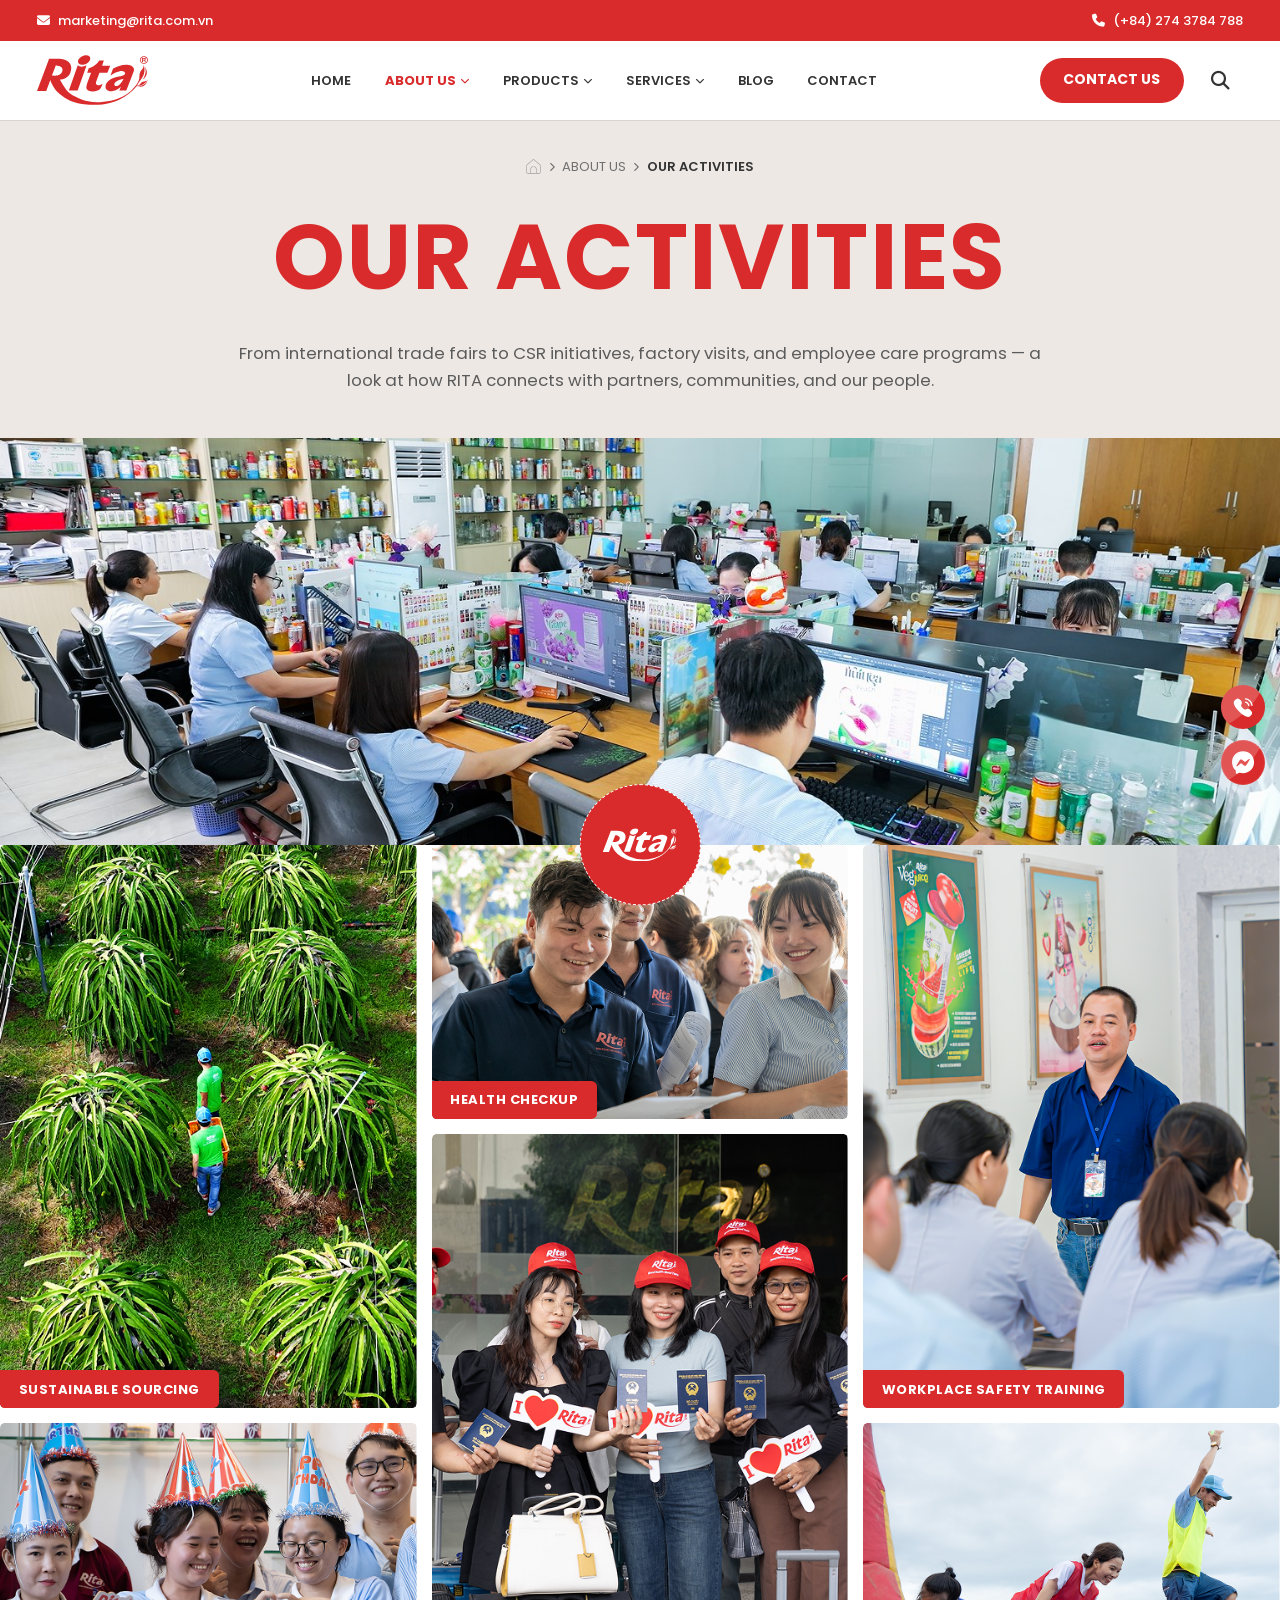
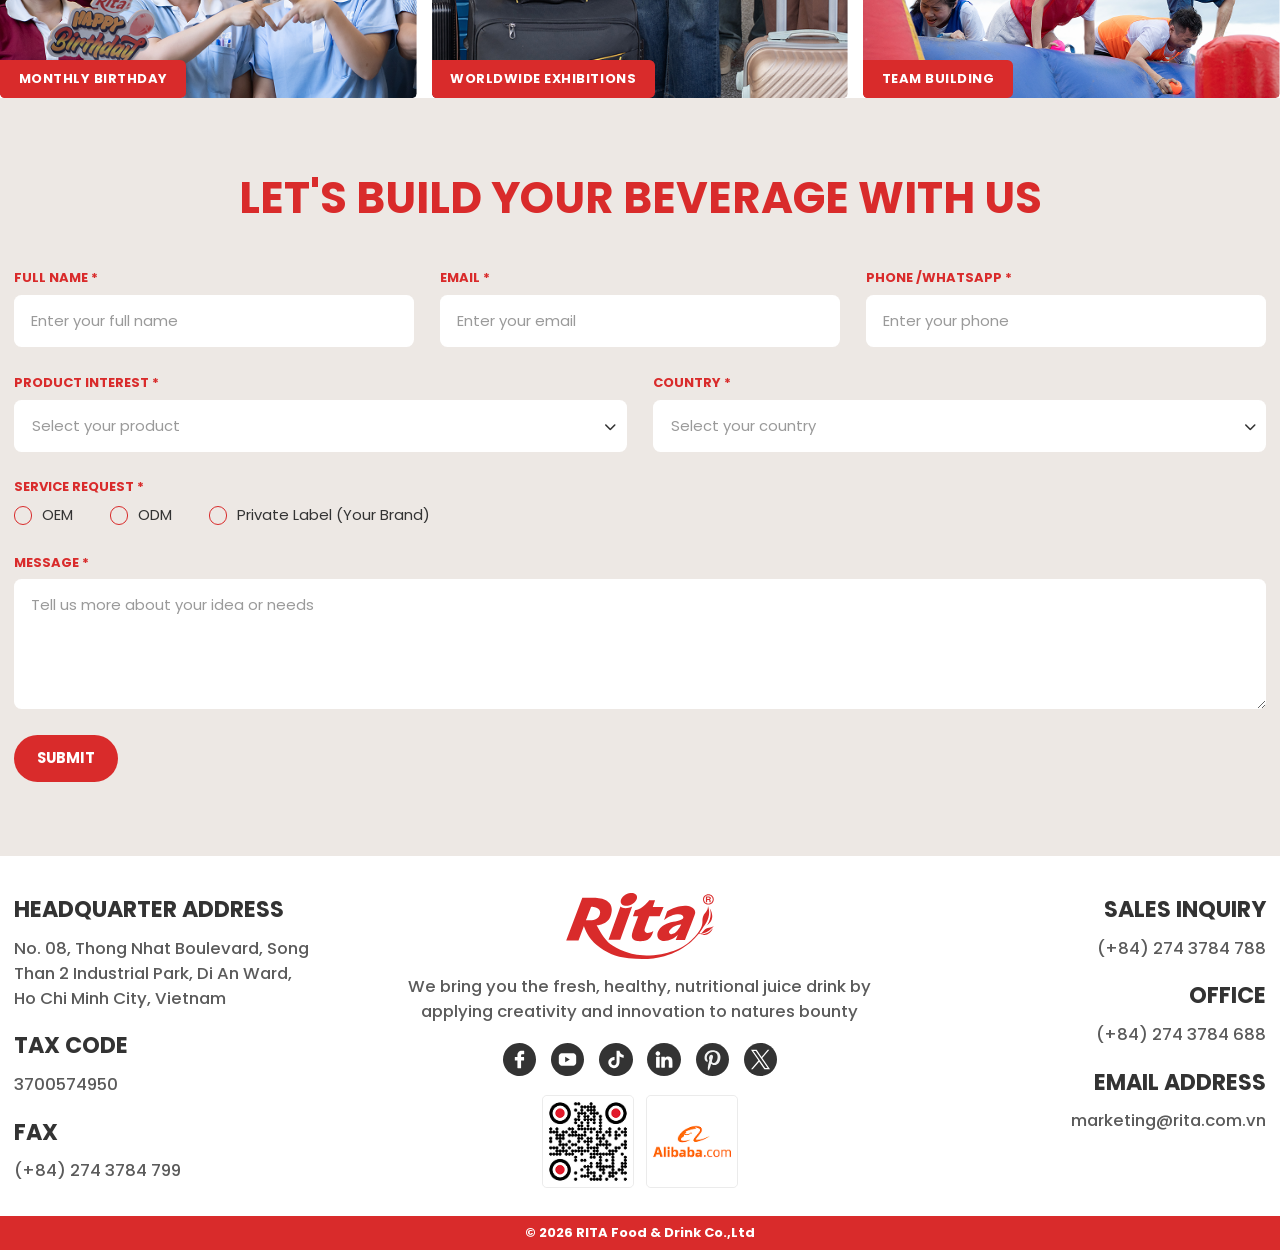
<file: our-activities.html>
<!DOCTYPE html>
<html lang="en">

<head>
  <meta charset="utf-8">
  <title>Our Activities — RITA Beverage</title>
  <meta name="description"
    content="From international trade fairs to CSR initiatives, factory visits, and employee care programs — how RITA connects with partners, communities, and our people.">
  <meta name="keywords" content="RITA, beverage, Vietnam, activities, trade fair, CSR, community, factory visit">
  <meta name="robots" content="index, follow">
  <meta name="viewport" content="width=device-width, initial-scale=1.0, maximum-scale=1.0">
  <meta http-equiv="X-UA-Compatible" content="IE=edge">
  <link rel="stylesheet" href="./css/style.css">
</head>

<body>
  <header class="hd default">
    <div class="hd-top">
      <div class="hd-top__inner">
        <a class="hd-top__mail" href="mailto:marketing@rita.com.vn"><i class="fas fa-envelope"></i><span>marketing@rita.com.vn</span></a>
        <p class="hd-top__msg"><span class="dot"></span>THE LEADING IN BEVERAGE MANUFACTURING FROM VIET NAM<span class="dot"></span></p>
        <a class="hd-top__tel" href="tel:+842743784788"><i class="fas fa-phone"></i><span>(+84) 274 3784 788</span></a>
      </div>
    </div>
    <div class="hd-bar">
        <div class="hd-main">
          <div class="hd-logo"><a class="custom-logo-link" href="./index.html" aria-label="RITA"><span class="hd-logo__mark"></span></a></div>
          <div class="hd-nav">
            <div class="menu-nav">
              <ul class="menu-list">
                <li class="menu-item"><a class="menu-link" href="./index.html">HOME</a></li>
                <li class="menu-item mega current-menu-item" data-mega="about"><a class="menu-link active" href="./our-story.html">ABOUT US<i class="fas fa-chevron-down"></i></a></li>
                <li class="menu-item mega" data-mega="products"><a class="menu-link" href="./products.html">PRODUCTS<i class="fas fa-chevron-down"></i></a></li>
                <li class="menu-item mega" data-mega="services"><a class="menu-link" href="./oem-service.html">SERVICES<i class="fas fa-chevron-down"></i></a></li>
                <li class="menu-item"><a class="menu-link" href="./blog.html">BLOG</a></li>
                <li class="menu-item"><a class="menu-link" href="./contact.html">CONTACT</a></li>
              </ul>
            </div>
          </div>
          <div class="hd-right">
            <div class="btn-box"><a class="btn pri" href="./contact.html"><span class="txt"><span
                    class="txt-inner">CONTACT US</span></span></a></div>
            <div class="hd-sbtn srchOpenJS"><i class="fas fa-search"></i></div>
            <div class="burger">
              <div class="hamburger" id="hamburger">
                <svg class="ham" viewbox="0 0 100 100" width="48">
                  <path class="line top"
                    d="m 30,33 h 40 c 0,0 9.044436,-0.654587 9.044436,-8.508902 0,-7.854315 -8.024349,-11.958003 -14.89975,-10.85914 -6.875401,1.098863 -13.637059,4.171617 -13.637059,16.368042 v 40">
                  </path>
                  <path class="line middle" d="m 30,50 h 40"></path>
                  <path class="line bottom"
                    d="m 30,67 h 40 c 12.796276,0 15.357889,-11.717785 15.357889,-26.851538 0,-15.133752 -4.786586,-27.274118 -16.667516,-27.274118 -11.88093,0 -18.499247,6.994427 -18.435284,17.125656 l 0.252538,40">
                  </path>
                </svg>
              </div>
            </div>
          </div>
        </div>
        <div class="hd-search">
          <form action="">
            <i class="fas fa-search"></i>
            <input type="text" placeholder="Search..." />
          </form>
          <div class="hd-sbtn srchCloseJS"><i class="fas fa-times"></i></div>
        </div>
        <div class="hd-mega">
          <div class="hd-mega__wrap">
            <div class="hd-mega__inner">
              <div class="hd-mega__panel" data-mega-panel="about">
                <div class="hd-mega__intro">
                  <div class="hd-mega__thumb"><img src="./assets/images/profile.jpg" alt="About Us" loading="lazy" /></div>
                  <div class="hd-mega__intro-foot">
                    <div class="hd-mega__intro-text">
                      <p class="hd-mega__intro-title">About Us</p>
                      <p class="hd-mega__intro-desc">RITA has been crafting and exporting premium beverages from Vietnam for over 20 years. Explore our story, certifications and milestones.</p>
                    </div>
                    <div class="btn-box"><a class="btn pri" href="./our-story.html"><span class="txt"><span class="txt-inner">Learn More</span></span></a></div>
                  </div>
                </div>
                <div class="hd-mega__menu">
                  <ul class="hd-mega__list">
                    <li class="hd-mega__item"><a class="hd-mega__link" href="./our-story.html">Our Story</a></li>
                    <li class="hd-mega__item"><a class="hd-mega__link" href="./our-certificates.html">Our Certificates</a></li>
                    <li class="hd-mega__item"><a class="hd-mega__link" href="./our-activities.html">Our Activities</a></li>
                    <li class="hd-mega__item"><a class="hd-mega__link" href="./our-history.html">Our History</a></li>
                    <li class="hd-mega__item"><a class="hd-mega__link" href="./our-brands.html">Our Brands</a></li>
                  </ul>
                </div>
              </div>
              <div class="hd-mega__panel" data-mega-panel="products">
                <div class="hd-mega__intro">
                  <div class="hd-mega__thumb"><img src="./assets/images/supermarket.jpg" alt="Products" loading="lazy" /></div>
                  <div class="hd-mega__intro-foot">
                    <div class="hd-mega__intro-text">
                      <p class="hd-mega__intro-title">Products</p>
                      <p class="hd-mega__intro-desc">From tropical juices to functional drinks, worldwide. We craft, bottle and deliver every product with care, consistency and industry-leading quality standards.</p>
                    </div>
                    <div class="btn-box"><a class="btn pri" href="./products.html"><span class="txt"><span class="txt-inner">Learn More</span></span></a></div>
                  </div>
                </div>
                <div class="hd-mega__menu">
                  <ul class="hd-mega__list">
                    <li class="hd-mega__item"><a class="hd-mega__link" href="./products-fruit-juice.html">Fruit Juice</a></li>
                    <li class="hd-mega__item"><a class="hd-mega__link" href="./products-aloe-vera.html">Aloe Vera</a></li>
                    <li class="hd-mega__item"><a class="hd-mega__link" href="./products-coconut-water.html">Coconut Water</a></li>
                    <li class="hd-mega__item"><a class="hd-mega__link" href="./products-milk-drinks.html">Milk Drinks</a></li>
                    <li class="hd-mega__item"><a class="hd-mega__link" href="./products-soft-drinks.html">Soft Drinks</a></li>
                    <li class="hd-mega__item"><a class="hd-mega__link" href="./products-coffee-drinks.html">Coffee Drinks</a></li>
                    <li class="hd-mega__item"><a class="hd-mega__link" href="./products-sparkling-drinks.html">Sparkling Drinks</a></li>
                    <li class="hd-mega__item"><a class="hd-mega__link" href="./products-energy-drinks.html">Energy Drinks</a></li>
                    <li class="hd-mega__item"><a class="hd-mega__link" href="./products-tea-drinks.html">Tea Drinks</a></li>
                  </ul>
                </div>
              </div>
              <div class="hd-mega__panel" data-mega-panel="services">
                <div class="hd-mega__intro">
                  <div class="hd-mega__thumb"><img src="./assets/images/meeting.png" alt="Services" loading="lazy" /></div>
                  <div class="hd-mega__intro-foot">
                    <div class="hd-mega__intro-text">
                      <p class="hd-mega__intro-title">Services</p>
                      <p class="hd-mega__intro-desc">OEM/ODM manufacturing tailored to your brand. From formulation and recipe development to private label production and packaging, we handle it all.</p>
                    </div>
                    <div class="btn-box"><a class="btn pri" href="./oem-service.html"><span class="txt"><span class="txt-inner">Learn More</span></span></a></div>
                  </div>
                </div>
                <div class="hd-mega__menu">
                  <ul class="hd-mega__list">
                    <li class="hd-mega__item"><a class="hd-mega__link" href="./oem-service.html">OEM Service</a></li>
                    <li class="hd-mega__item"><a class="hd-mega__link" href="./odm-service.html">ODM Service</a></li>
                  </ul>
                </div>
              </div>
            </div>
          </div>
        </div>
      </div>
    <div class="hd-overlay"></div>
    <div class="mobile-overlay"></div>
    <div class="mobile">
      <div class="mobile-con">
        <div class="mobile-wr">
          <div class="mobile-nav">
            <div class="menu-nav">
              <ul class="menu-list">
                <li class="menu-item"><a class="menu-link" href="./index.html">HOME</a></li>
                <li class="menu-item has-sub current-menu-item"><a class="menu-link active mobileSubJS" href="./our-story.html"
                    data-sub="about">ABOUT US<i class="fas fa-chevron-right"></i></a></li>
                <li class="menu-item has-sub"><a class="menu-link mobileSubJS" href="./products.html"
                    data-sub="products">PRODUCTS<i class="fas fa-chevron-right"></i></a></li>
                <li class="menu-item has-sub"><a class="menu-link mobileSubJS" href="./oem-service.html" data-sub="services">SERVICES<i class="fas fa-chevron-right"></i></a></li>
                <li class="menu-item"><a class="menu-link" href="./blog.html">BLOG</a></li>
                <li class="menu-item"><a class="menu-link" href="./contact.html">CONTACT</a></li>
              </ul>
            </div>
            <div class="mobile-content">
              <div class="social">
                <div class="social-list"> <a class="social-link" href="#"><i class="fab fa-tiktok"></i></a><a
                    class="social-link" href="#"><i class="fab fa-facebook-f"></i></a><a class="social-link"
                    href="#"><i class="fab fa-youtube"></i></a><a class="social-link" href="#"><i
                      class="fab fa-linkedin-in"></i></a></div>
              </div>
            </div>
          </div>
        </div>
      </div>
      <div class="mobile-sub" data-sub-panel="about">
        <div class="mobile-sub__intro">
          <div class="mobile-sub__head mobileBackJS"><i class="fas fa-chevron-left"></i><span
              class="mobile-sub__title t-32">ABOUT US</span></div>
          <div class="mobile-sub__thumb"><img src="./assets/images/profile.jpg" alt="About Us" loading="lazy" /></div>
          <p class="mobile-sub__desc">RITA has been crafting and exporting premium beverages from Vietnam for over 20 years. Explore our story, certifications and milestones.</p>
          <div class="btn-box"><a class="btn third" href="./our-story.html"><span class="txt"><span
                  class="txt-inner">LEARN MORE</span></span></a></div>
        </div>
        <ul class="mobile-sub__list">
          <li><a href="./our-story.html">OUR STORY</a></li>
          <li><a href="./our-certificates.html">OUR CERTIFICATES</a></li>
          <li><a href="./our-activities.html">OUR ACTIVITIES</a></li>
          <li><a href="./our-history.html">OUR HISTORY</a></li>
          <li><a href="./our-brands.html">OUR BRANDS</a></li>
        </ul>
      </div>
      <div class="mobile-sub" data-sub-panel="products">
        <div class="mobile-sub__intro">
          <div class="mobile-sub__head mobileBackJS"><i class="fas fa-chevron-left"></i><span
              class="mobile-sub__title t-32">PRODUCTS</span></div>
          <div class="mobile-sub__thumb"><img src="./assets/images/supermarket.jpg" alt="Products" loading="lazy" /></div>
          <p class="mobile-sub__desc">From tropical juices to functional drinks, worldwide. We craft, bottle and deliver every product with care, consistency and industry-leading quality standards.</p>
          <div class="btn-box"><a class="btn third" href="./products.html"><span class="txt"><span
                  class="txt-inner">LEARN MORE</span></span></a></div>
        </div>
        <ul class="mobile-sub__list">
          <li><a href="./products-fruit-juice.html">FRUIT JUICE</a></li>
          <li><a href="./products-aloe-vera.html">ALOE VERA</a></li>
          <li><a href="./products-coconut-water.html">COCONUT WATER</a></li>
          <li><a href="./products-milk-drinks.html">MILK DRINKS</a></li>
          <li><a href="./products-soft-drinks.html">SOFT DRINKS</a></li>
          <li><a href="./products-coffee-drinks.html">COFFEE DRINKS</a></li>
          <li><a href="./products-sparkling-drinks.html">SPARKLING DRINKS</a></li>
          <li><a href="./products-energy-drinks.html">ENERGY DRINKS</a></li>
          <li><a href="./products-tea-drinks.html">TEA DRINKS</a></li>
        </ul>
      </div>
      <div class="mobile-sub" data-sub-panel="services">
        <div class="mobile-sub__intro">
          <div class="mobile-sub__head mobileBackJS"><i class="fas fa-chevron-left"></i><span
              class="mobile-sub__title t-32">SERVICES</span></div>
          <div class="mobile-sub__thumb"><img src="./assets/images/meeting.png" alt="Services" loading="lazy" /></div>
          <p class="mobile-sub__desc">OEM/ODM manufacturing tailored to your brand. From formulation and recipe development to private label production and packaging, we handle it all.</p>
          <div class="btn-box"><a class="btn third" href="./oem-service.html"><span class="txt"><span
                  class="txt-inner">LEARN MORE</span></span></a></div>
        </div>
        <ul class="mobile-sub__list">
          <li><a href="./oem-service.html">OEM SERVICE</a></li>
          <li><a href="./odm-service.html">ODM SERVICE</a></li>
        </ul>
      </div>
    </div>
  </header>

  <main class="main pd-top-full">
    <section class="page-banner page-banner--badge">
      <div class="container page-banner__inner">
        <nav class="breadcrumb" aria-label="Breadcrumb">
          <ol class="breadcrumb-list">
            <li class="breadcrumb-item"><a href="./index.html"><img class="breadcrumb-icon" src="./assets/images/ic-home.svg" alt="Home" loading="eager" /></a></li>
            <li class="breadcrumb-sep"><i class="fas fa-chevron-right"></i></li>
            <li class="breadcrumb-item">About Us</li>
            <li class="breadcrumb-sep"><i class="fas fa-chevron-right"></i></li>
            <li class="breadcrumb-item breadcrumb-item--current">Our Activities</li>
          </ol>
        </nav>
        <h1 class="page-banner__title t-98">OUR ACTIVITIES</h1>
        <p class="page-banner__desc t-18">From international trade fairs to CSR initiatives, factory visits, and employee care programs — a look at how RITA connects with partners, communities, and our people.</p>
      </div>
      <div class="page-banner__img"><img src="./assets/images/banner-activities.jpg" alt="RITA team and community activities" loading="eager" /></div>
      <span class="page-banner__badge"><span class="page-banner__badge-mark"></span></span>
    </section>

    <section class="activities-gallery">
      <div class="activities-gallery__grid">
        <a class="activities-gallery__item" data-fancybox="activities" href="./assets/images/activity-1.png" data-caption="Sustainable Sourcing">
          <img src="./assets/images/activity-1.png" alt="Sustainable Sourcing" loading="lazy" />
          <span class="activities-gallery__label">SUSTAINABLE SOURCING</span>
        </a>
        <a class="activities-gallery__item" data-fancybox="activities" href="./assets/images/activity-2.png" data-caption="Health Checkup">
          <img src="./assets/images/activity-2.png" alt="Health Checkup" loading="lazy" />
          <span class="activities-gallery__label">HEALTH CHECKUP</span>
        </a>
        <a class="activities-gallery__item" data-fancybox="activities" href="./assets/images/activity-3.png" data-caption="Workplace Safety Training">
          <img src="./assets/images/activity-3.png" alt="Workplace Safety Training" loading="lazy" />
          <span class="activities-gallery__label">WORKPLACE SAFETY TRAINING</span>
        </a>
        <a class="activities-gallery__item" data-fancybox="activities" href="./assets/images/activity-4.png" data-caption="Monthly Birthday">
          <img src="./assets/images/activity-4.png" alt="Monthly Birthday" loading="lazy" />
          <span class="activities-gallery__label">MONTHLY BIRTHDAY</span>
        </a>
        <a class="activities-gallery__item" data-fancybox="activities" href="./assets/images/activity-5.png" data-caption="Worldwide Exhibitions">
          <img src="./assets/images/activity-5.png" alt="Worldwide Exhibitions" loading="lazy" />
          <span class="activities-gallery__label">WORLDWIDE EXHIBITIONS</span>
        </a>
        <a class="activities-gallery__item" data-fancybox="activities" href="./assets/images/activity-6.png" data-caption="Team Building">
          <img src="./assets/images/activity-6.png" alt="Team Building" loading="lazy" />
          <span class="activities-gallery__label">TEAM BUILDING</span>
        </a>
      </div>
    </section>
  </main>
  <section class="lead-form" id="lead-form">
    <div class="container">
      <h2 class="lead-form__title">Let's build your beverage with us</h2>
      <form class="lead-form__form" action="">
        <div class="lead-form__row">
          <label class="lead-form__field">
            <span class="lead-form__label">Full Name *</span>
            <input type="text" name="full_name" placeholder="Enter your full name" required>
          </label>
          <label class="lead-form__field">
            <span class="lead-form__label">Email *</span>
            <input type="email" name="email" placeholder="Enter your email" required>
          </label>
          <label class="lead-form__field">
            <span class="lead-form__label">Phone /Whatsapp *</span>
            <input type="tel" name="phone" placeholder="Enter your phone" required>
          </label>
        </div>
        <div class="lead-form__row lead-form__row--2">
          <label class="lead-form__field">
            <span class="lead-form__label">Product Interest *</span>
            <select class="re-select-main" name="product" data-placeholder="Select your product">
              <option value=""></option>
              <option>All Products</option>
              <option>Fruit Juice</option>
              <option>Aloe Vera</option>
              <option>Coconut Water</option>
              <option>Milk Drinks</option>
              <option>Soft Drinks</option>
              <option>Coffee Drinks</option>
              <option>Sparkling Drinks</option>
              <option>Energy Drinks</option>
              <option>Tea Drinks</option>
            </select>
          </label>
          <label class="lead-form__field">
            <span class="lead-form__label">Country *</span>
            <select class="re-select-main" name="country" data-placeholder="Select your country">
              <option value=""></option>
              <option>United States</option>
              <option>United Kingdom</option>
              <option>Germany</option>
              <option>France</option>
              <option>Japan</option>
              <option>South Korea</option>
              <option>China</option>
              <option>Australia</option>
              <option>UAE</option>
              <option>Other</option>
            </select>
          </label>
        </div>
        <div class="lead-form__field lead-form__field--full">
          <span class="lead-form__label">Service Request *</span>
          <div class="lead-form__radios">
            <label class="lead-form__radio"><input type="radio" name="service" value="OEM"><span class="dot"></span>OEM</label>
            <label class="lead-form__radio"><input type="radio" name="service" value="ODM"><span class="dot"></span>ODM</label>
            <label class="lead-form__radio"><input type="radio" name="service" value="Private Label"><span class="dot"></span>Private Label (Your Brand)</label>
          </div>
        </div>
        <label class="lead-form__field lead-form__field--full">
          <span class="lead-form__label">Message *</span>
          <textarea name="message" rows="4" placeholder="Tell us more about your idea or needs" required></textarea>
        </label>
        <div class="btn-box"><button class="btn pri" type="submit"><span class="txt"><span class="txt-inner">SUBMIT</span></span></button></div>
      </form>
    </div>
  </section>

  <footer class="ft">
    <div class="container">
    <div class="ft-top">
        <div class="ft-flex row">
          <div class="ft-item col">
            <div class="wrapper">
              <p class="ft-tt t-24">Headquarter Address</p>
              <ul class="ft-add t-18">
                <li class="ft-add__item">
                  <p class="txt"><a href="https://maps.app.goo.gl/se2kEnWbQ3jPCg6U9" target="_blank" rel="noopener">No. 08, Thong Nhat Boulevard, Song Than 2 Industrial Park, Di An Ward, Ho Chi Minh
                    City, Vietnam</a></p>
                </li>
              </ul>
            </div>
            <div class="wrapper">
              <p class="ft-tt t-24">Tax CODE</p>
              <ul class="ft-add t-18">
                <li class="ft-add__item">
                  <p class="txt">3700574950</p>
                </li>
              </ul>
            </div>
            <div class="wrapper">
              <p class="ft-tt t-24">FAX</p>
              <ul class="ft-add t-18">
                <li class="ft-add__item">
                  <p class="txt"><a href="tel:+842743784799">(+84) 274 3784 799</a></p>
                </li>
              </ul>
            </div>
          </div>
          <div class="ft-item col ft-item--center">
            <div class="ft-logo"><span class="ft-logo__mark"></span></div>
            <p class="ft-desc t-18">We bring you the fresh, healthy, nutritional juice drink by applying creativity and innovation to natures bounty</p>
            <div class="social-list ft-social">
              <a class="social-link" href="https://www.facebook.com/beveragevietnam" target="_blank" rel="noopener" aria-label="Join Us on Facebook"><img src="./assets/images/ic-facebook.svg" alt="Facebook" loading="lazy" /></a>
              <a class="social-link" href="https://www.youtube.com/c/RitaBeverage" target="_blank" rel="noopener" aria-label="Watching on Youtube"><img src="./assets/images/ic-youtube.svg" alt="Youtube" loading="lazy" /></a>
              <a class="social-link" href="https://www.tiktok.com/@ritabeverage" target="_blank" rel="noopener" aria-label="Watching on Tiktok"><img src="./assets/images/ic-tiktok.svg" alt="Tiktok" loading="lazy" /></a>
              <a class="social-link" href="https://www.linkedin.com/company/rita-food-drink-co-ltd" target="_blank" rel="noopener" aria-label="Join Us on Linkedin"><img src="./assets/images/ic-linked.svg" alt="Linked In" loading="lazy" /></a>
              <a class="social-link" href="https://www.pinterest.com/ritafooddrink" target="_blank" rel="noopener" aria-label="Join Us on Pinterest"><img src="./assets/images/ic-pinterest.svg" alt="Pinterest" loading="lazy" /></a>
              <a class="social-link" href="https://x.com/ritavietnam" target="_blank" rel="noopener" aria-label="Follow Us on X"><img src="./assets/images/ic-x.svg" alt="X" loading="lazy" /></a>
            </div>
            <div class="ft-links">
              <a class="ft-alibaba" href="https://rita.com.vn" target="_blank" rel="noopener"><img src="./assets/images/qr.png" alt="RITA official website QR code" loading="lazy" /></a>
              <a class="ft-alibaba" href="https://vn105660124.trustpass.alibaba.com/" target="_blank" rel="noopener"><img src="./assets/images/alibaba.png" alt="RITA on Alibaba" loading="lazy" /></a>
            </div>
          </div>
          <div class="ft-item col">
            <div class="wrapper">
              <p class="ft-tt t-24">Sales inquiry</p>
              <ul class="ft-add t-18">
                <li class="ft-add__item">
                  <p class="txt"><a href="tel:+842743784788">(+84) 274 3784 788</a></p>
                </li>
              </ul>
            </div>
            <div class="wrapper">
              <p class="ft-tt t-24">OFFICE</p>
              <ul class="ft-add t-18">
                <li class="ft-add__item">
                  <p class="txt"><a href="tel:+842743784688">(+84) 274 3784 688</a></p>
                </li>
              </ul>
            </div>
            <div class="wrapper">
              <p class="ft-tt t-24">Email Address</p>
              <ul class="ft-add t-18">
                <li class="ft-add__item">
                  <p class="txt"><a href="mailto:marketing@rita.com.vn">marketing@rita.com.vn</a></p>
                </li>
              </ul>
            </div>
          </div>
        </div>
      </div>
    </div>
    <div class="ft-bottom">
      <div class="ft-bottom__flex">
        <div class="ft-bottom__text">
          <p class="txt">© 2026 RITA Food &amp; Drink Co.,Ltd</p>
        </div>
      </div>
    </div>
  </footer>

  <div class="sidefix">
    <a class="sidefix-item" href="tel:+842743784788" aria-label="Call us"><img src="./assets/images/cta-phone.svg" alt="" loading="lazy" /></a>
    <a class="sidefix-item" href="#" aria-label="Chat with us"><img src="./assets/images/cta-mess.svg" alt="" loading="lazy" /></a>
    <div class="sidefix-item back-to-top backToTop" aria-label="Back to top"><img src="./assets/images/cta-totop.svg" alt="" loading="lazy" /></div>
  </div>

  <script src="./assets/library/jquery/jquery.js"></script>
  <script src="./assets/library/jquery/jquery-migrate.js"></script>
  <script src="./assets/library/aos/aos.js"></script>
  <script src="./assets/library/gsap/gsap.min.js"></script>
  <script src="./assets/library/gsap/ScrollTrigger.min.js"></script>
  <script src="./assets/library/ukiyo/ukiyo.min.js"></script>
  <script src="./js/main.js?v=2" type="module"></script>
</body>

</html>
</file>
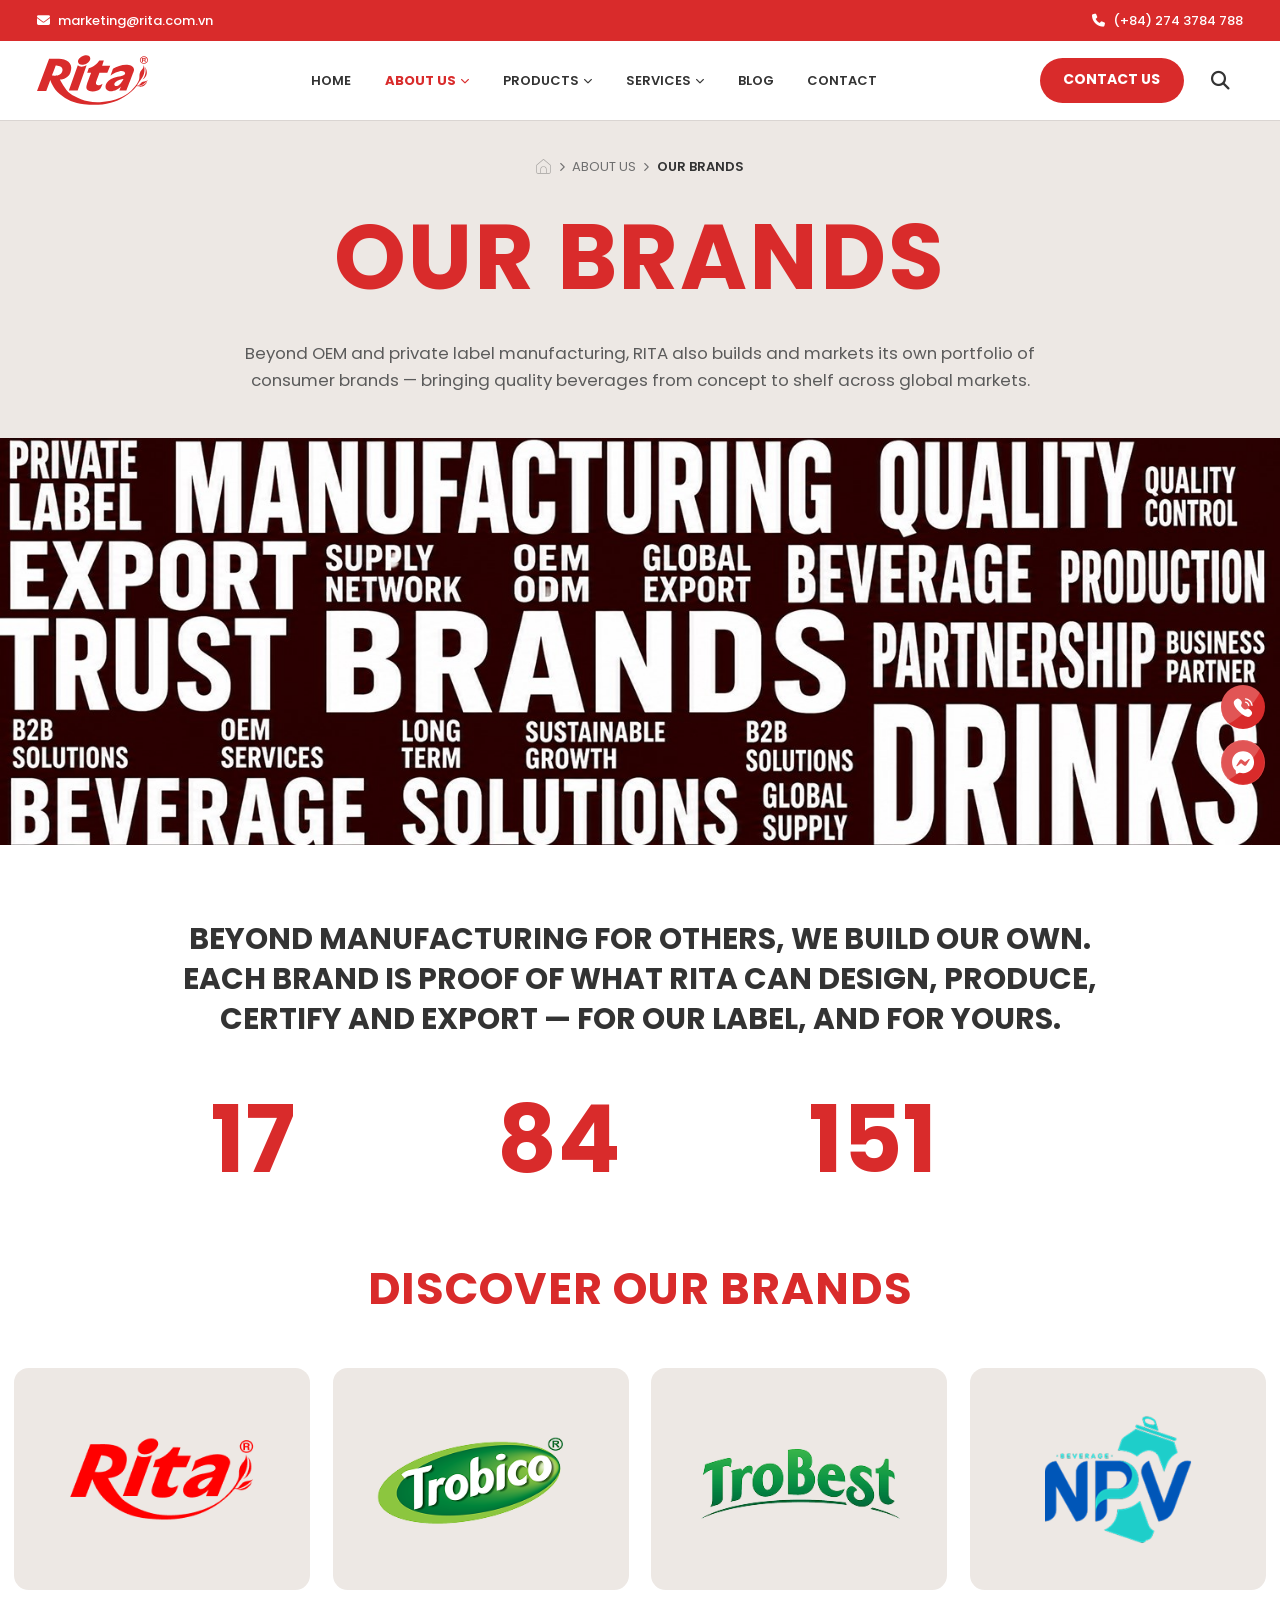
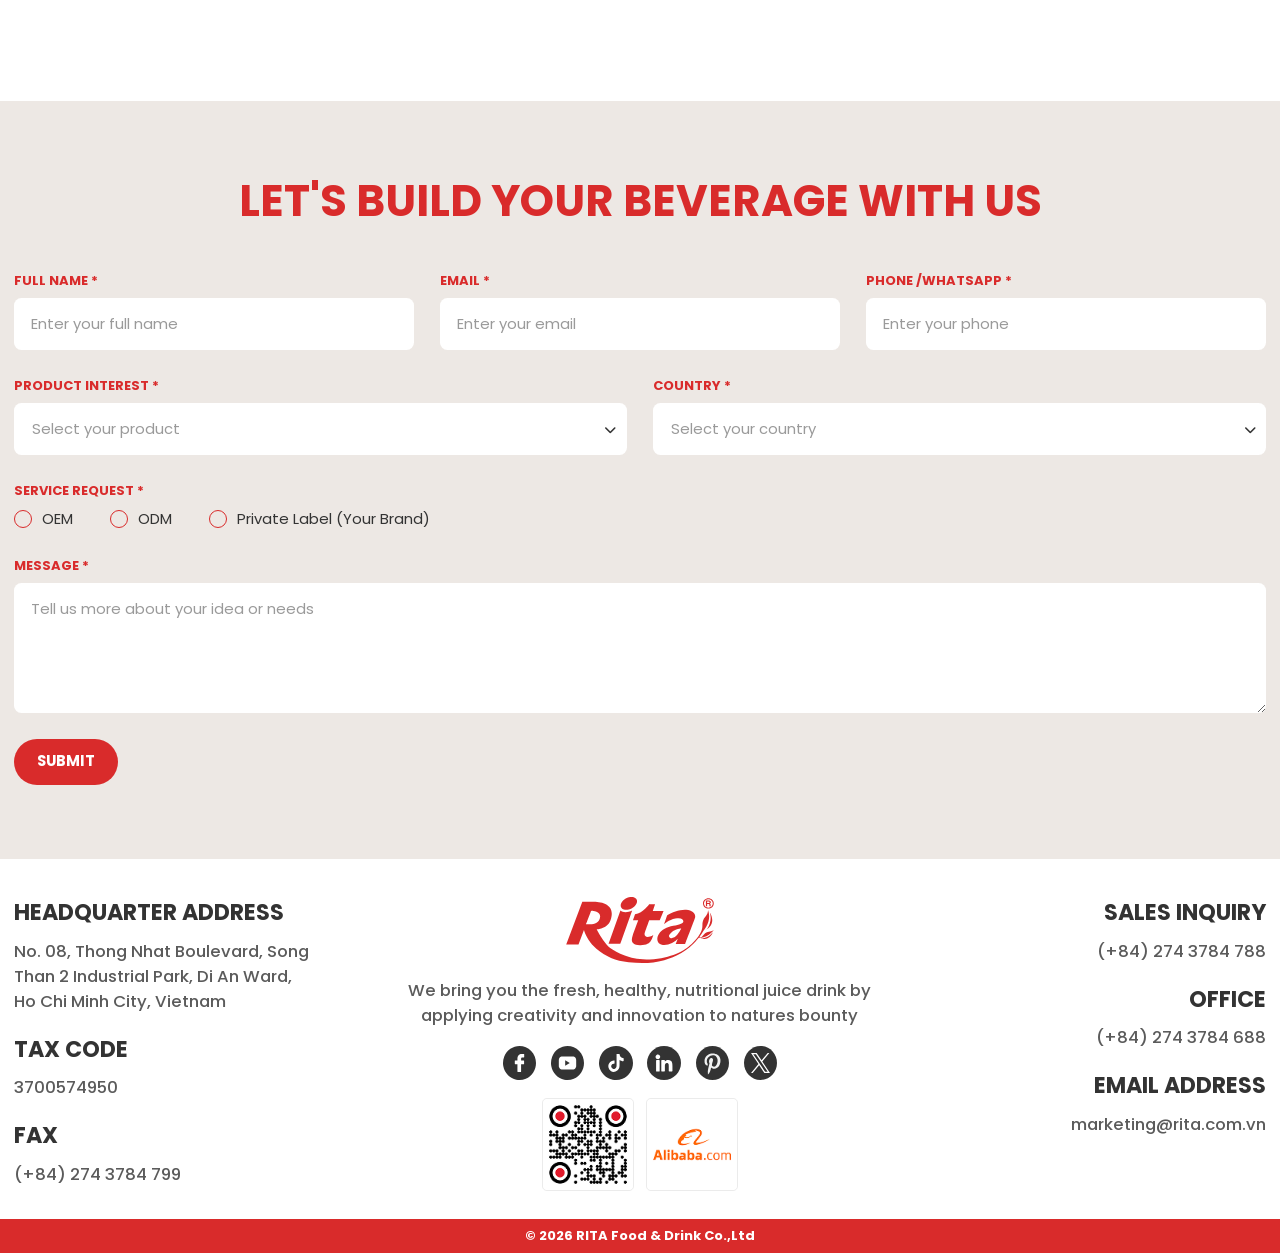
<file: our-brands.html>
<!DOCTYPE html>
<html lang="en">

<head>
  <meta charset="utf-8">
  <title>Our Brands — RITA Beverage</title>
  <meta name="description"
    content="Beyond OEM and private label manufacturing, RITA builds and markets its own portfolio of consumer beverage brands across global markets.">
  <meta name="keywords" content="RITA, beverage, our brands, consumer brands, portfolio, OEM, ODM, private label">
  <meta name="robots" content="index, follow">
  <meta name="viewport" content="width=device-width, initial-scale=1.0, maximum-scale=1.0">
  <meta http-equiv="X-UA-Compatible" content="IE=edge">
  <link rel="stylesheet" href="./css/style.css">
</head>

<body>
  <header class="hd default">
    <div class="hd-top">
      <div class="hd-top__inner">
        <a class="hd-top__mail" href="mailto:marketing@rita.com.vn"><i class="fas fa-envelope"></i><span>marketing@rita.com.vn</span></a>
        <p class="hd-top__msg"><span class="dot"></span>THE LEADING IN BEVERAGE MANUFACTURING FROM VIET NAM<span class="dot"></span></p>
        <a class="hd-top__tel" href="tel:+842743784788"><i class="fas fa-phone"></i><span>(+84) 274 3784 788</span></a>
      </div>
    </div>
    <div class="hd-bar">
        <div class="hd-main">
          <div class="hd-logo"><a class="custom-logo-link" href="./index.html" aria-label="RITA"><span class="hd-logo__mark"></span></a></div>
          <div class="hd-nav">
            <div class="menu-nav">
              <ul class="menu-list">
                <li class="menu-item"><a class="menu-link" href="./index.html">HOME</a></li>
                <li class="menu-item mega current-menu-item" data-mega="about"><a class="menu-link active" href="./our-story.html">ABOUT US<i class="fas fa-chevron-down"></i></a></li>
                <li class="menu-item mega" data-mega="products"><a class="menu-link" href="./products.html">PRODUCTS<i class="fas fa-chevron-down"></i></a></li>
                <li class="menu-item mega" data-mega="services"><a class="menu-link" href="./oem-service.html">SERVICES<i class="fas fa-chevron-down"></i></a></li>
                <li class="menu-item"><a class="menu-link" href="./blog.html">BLOG</a></li>
                <li class="menu-item"><a class="menu-link" href="./contact.html">CONTACT</a></li>
              </ul>
            </div>
          </div>
          <div class="hd-right">
            <div class="btn-box"><a class="btn pri" href="./contact.html"><span class="txt"><span
                    class="txt-inner">CONTACT US</span></span></a></div>
            <div class="hd-sbtn srchOpenJS"><i class="fas fa-search"></i></div>
            <div class="burger">
              <div class="hamburger" id="hamburger">
                <svg class="ham" viewbox="0 0 100 100" width="48">
                  <path class="line top"
                    d="m 30,33 h 40 c 0,0 9.044436,-0.654587 9.044436,-8.508902 0,-7.854315 -8.024349,-11.958003 -14.89975,-10.85914 -6.875401,1.098863 -13.637059,4.171617 -13.637059,16.368042 v 40">
                  </path>
                  <path class="line middle" d="m 30,50 h 40"></path>
                  <path class="line bottom"
                    d="m 30,67 h 40 c 12.796276,0 15.357889,-11.717785 15.357889,-26.851538 0,-15.133752 -4.786586,-27.274118 -16.667516,-27.274118 -11.88093,0 -18.499247,6.994427 -18.435284,17.125656 l 0.252538,40">
                  </path>
                </svg>
              </div>
            </div>
          </div>
        </div>
        <div class="hd-search">
          <form action="">
            <i class="fas fa-search"></i>
            <input type="text" placeholder="Search..." />
          </form>
          <div class="hd-sbtn srchCloseJS"><i class="fas fa-times"></i></div>
        </div>
        <div class="hd-mega">
          <div class="hd-mega__wrap">
            <div class="hd-mega__inner">
              <div class="hd-mega__panel" data-mega-panel="about">
                <div class="hd-mega__intro">
                  <div class="hd-mega__thumb"><img src="./assets/images/profile.jpg" alt="About Us" loading="lazy" /></div>
                  <div class="hd-mega__intro-foot">
                    <div class="hd-mega__intro-text">
                      <p class="hd-mega__intro-title">About Us</p>
                      <p class="hd-mega__intro-desc">RITA has been crafting and exporting premium beverages from Vietnam for over 20 years. Explore our story, certifications and milestones.</p>
                    </div>
                    <div class="btn-box"><a class="btn pri" href="./our-story.html"><span class="txt"><span class="txt-inner">Learn More</span></span></a></div>
                  </div>
                </div>
                <div class="hd-mega__menu">
                  <ul class="hd-mega__list">
                    <li class="hd-mega__item"><a class="hd-mega__link" href="./our-story.html">Our Story</a></li>
                    <li class="hd-mega__item"><a class="hd-mega__link" href="./our-certificates.html">Our Certificates</a></li>
                    <li class="hd-mega__item"><a class="hd-mega__link" href="./our-activities.html">Our Activities</a></li>
                    <li class="hd-mega__item"><a class="hd-mega__link" href="./our-history.html">Our History</a></li>
                    <li class="hd-mega__item"><a class="hd-mega__link" href="./our-brands.html">Our Brands</a></li>
                  </ul>
                </div>
              </div>
              <div class="hd-mega__panel" data-mega-panel="products">
                <div class="hd-mega__intro">
                  <div class="hd-mega__thumb"><img src="./assets/images/supermarket.jpg" alt="Products" loading="lazy" /></div>
                  <div class="hd-mega__intro-foot">
                    <div class="hd-mega__intro-text">
                      <p class="hd-mega__intro-title">Products</p>
                      <p class="hd-mega__intro-desc">From tropical juices to functional drinks, worldwide. We craft, bottle and deliver every product with care, consistency and industry-leading quality standards.</p>
                    </div>
                    <div class="btn-box"><a class="btn pri" href="./products.html"><span class="txt"><span class="txt-inner">Learn More</span></span></a></div>
                  </div>
                </div>
                <div class="hd-mega__menu">
                  <ul class="hd-mega__list">
                    <li class="hd-mega__item"><a class="hd-mega__link" href="./products-fruit-juice.html">Fruit Juice</a></li>
                    <li class="hd-mega__item"><a class="hd-mega__link" href="./products-aloe-vera.html">Aloe Vera</a></li>
                    <li class="hd-mega__item"><a class="hd-mega__link" href="./products-coconut-water.html">Coconut Water</a></li>
                    <li class="hd-mega__item"><a class="hd-mega__link" href="./products-milk-drinks.html">Milk Drinks</a></li>
                    <li class="hd-mega__item"><a class="hd-mega__link" href="./products-soft-drinks.html">Soft Drinks</a></li>
                    <li class="hd-mega__item"><a class="hd-mega__link" href="./products-coffee-drinks.html">Coffee Drinks</a></li>
                    <li class="hd-mega__item"><a class="hd-mega__link" href="./products-sparkling-drinks.html">Sparkling Drinks</a></li>
                    <li class="hd-mega__item"><a class="hd-mega__link" href="./products-energy-drinks.html">Energy Drinks</a></li>
                    <li class="hd-mega__item"><a class="hd-mega__link" href="./products-tea-drinks.html">Tea Drinks</a></li>
                  </ul>
                </div>
              </div>
              <div class="hd-mega__panel" data-mega-panel="services">
                <div class="hd-mega__intro">
                  <div class="hd-mega__thumb"><img src="./assets/images/meeting.png" alt="Services" loading="lazy" /></div>
                  <div class="hd-mega__intro-foot">
                    <div class="hd-mega__intro-text">
                      <p class="hd-mega__intro-title">Services</p>
                      <p class="hd-mega__intro-desc">OEM/ODM manufacturing tailored to your brand. From formulation and recipe development to private label production and packaging, we handle it all.</p>
                    </div>
                    <div class="btn-box"><a class="btn pri" href="./oem-service.html"><span class="txt"><span class="txt-inner">Learn More</span></span></a></div>
                  </div>
                </div>
                <div class="hd-mega__menu">
                  <ul class="hd-mega__list">
                    <li class="hd-mega__item"><a class="hd-mega__link" href="./oem-service.html">OEM Service</a></li>
                    <li class="hd-mega__item"><a class="hd-mega__link" href="./odm-service.html">ODM Service</a></li>
                  </ul>
                </div>
              </div>
            </div>
          </div>
        </div>
      </div>
    <div class="hd-overlay"></div>
    <div class="mobile-overlay"></div>
    <div class="mobile">
      <div class="mobile-con">
        <div class="mobile-wr">
          <div class="mobile-nav">
            <div class="menu-nav">
              <ul class="menu-list">
                <li class="menu-item"><a class="menu-link" href="./index.html">HOME</a></li>
                <li class="menu-item has-sub current-menu-item"><a class="menu-link active mobileSubJS" href="./our-story.html"
                    data-sub="about">ABOUT US<i class="fas fa-chevron-right"></i></a></li>
                <li class="menu-item has-sub"><a class="menu-link mobileSubJS" href="./products.html"
                    data-sub="products">PRODUCTS<i class="fas fa-chevron-right"></i></a></li>
                <li class="menu-item has-sub"><a class="menu-link mobileSubJS" href="./oem-service.html" data-sub="services">SERVICES<i class="fas fa-chevron-right"></i></a></li>
                <li class="menu-item"><a class="menu-link" href="./blog.html">BLOG</a></li>
                <li class="menu-item"><a class="menu-link" href="./contact.html">CONTACT</a></li>
              </ul>
            </div>
            <div class="mobile-content">
              <div class="social">
                <div class="social-list"> <a class="social-link" href="#"><i class="fab fa-tiktok"></i></a><a
                    class="social-link" href="#"><i class="fab fa-facebook-f"></i></a><a class="social-link"
                    href="#"><i class="fab fa-youtube"></i></a><a class="social-link" href="#"><i
                      class="fab fa-linkedin-in"></i></a></div>
              </div>
            </div>
          </div>
        </div>
      </div>
      <div class="mobile-sub" data-sub-panel="about">
        <div class="mobile-sub__intro">
          <div class="mobile-sub__head mobileBackJS"><i class="fas fa-chevron-left"></i><span
              class="mobile-sub__title t-32">ABOUT US</span></div>
          <div class="mobile-sub__thumb"><img src="./assets/images/profile.jpg" alt="About Us" loading="lazy" /></div>
          <p class="mobile-sub__desc">RITA has been crafting and exporting premium beverages from Vietnam for over 20 years. Explore our story, certifications and milestones.</p>
          <div class="btn-box"><a class="btn third" href="./our-story.html"><span class="txt"><span
                  class="txt-inner">LEARN MORE</span></span></a></div>
        </div>
        <ul class="mobile-sub__list">
          <li><a href="./our-story.html">OUR STORY</a></li>
          <li><a href="./our-certificates.html">OUR CERTIFICATES</a></li>
          <li><a href="./our-activities.html">OUR ACTIVITIES</a></li>
          <li><a href="./our-history.html">OUR HISTORY</a></li>
          <li><a href="./our-brands.html">OUR BRANDS</a></li>
        </ul>
      </div>
      <div class="mobile-sub" data-sub-panel="products">
        <div class="mobile-sub__intro">
          <div class="mobile-sub__head mobileBackJS"><i class="fas fa-chevron-left"></i><span
              class="mobile-sub__title t-32">PRODUCTS</span></div>
          <div class="mobile-sub__thumb"><img src="./assets/images/supermarket.jpg" alt="Products" loading="lazy" /></div>
          <p class="mobile-sub__desc">From tropical juices to functional drinks, worldwide. We craft, bottle and deliver every product with care, consistency and industry-leading quality standards.</p>
          <div class="btn-box"><a class="btn third" href="./products.html"><span class="txt"><span
                  class="txt-inner">LEARN MORE</span></span></a></div>
        </div>
        <ul class="mobile-sub__list">
          <li><a href="./products-fruit-juice.html">FRUIT JUICE</a></li>
          <li><a href="./products-aloe-vera.html">ALOE VERA</a></li>
          <li><a href="./products-coconut-water.html">COCONUT WATER</a></li>
          <li><a href="./products-milk-drinks.html">MILK DRINKS</a></li>
          <li><a href="./products-soft-drinks.html">SOFT DRINKS</a></li>
          <li><a href="./products-coffee-drinks.html">COFFEE DRINKS</a></li>
          <li><a href="./products-sparkling-drinks.html">SPARKLING DRINKS</a></li>
          <li><a href="./products-energy-drinks.html">ENERGY DRINKS</a></li>
          <li><a href="./products-tea-drinks.html">TEA DRINKS</a></li>
        </ul>
      </div>
      <div class="mobile-sub" data-sub-panel="services">
        <div class="mobile-sub__intro">
          <div class="mobile-sub__head mobileBackJS"><i class="fas fa-chevron-left"></i><span
              class="mobile-sub__title t-32">SERVICES</span></div>
          <div class="mobile-sub__thumb"><img src="./assets/images/meeting.png" alt="Services" loading="lazy" /></div>
          <p class="mobile-sub__desc">OEM/ODM manufacturing tailored to your brand. From formulation and recipe development to private label production and packaging, we handle it all.</p>
          <div class="btn-box"><a class="btn third" href="./oem-service.html"><span class="txt"><span
                  class="txt-inner">LEARN MORE</span></span></a></div>
        </div>
        <ul class="mobile-sub__list">
          <li><a href="./oem-service.html">OEM SERVICE</a></li>
          <li><a href="./odm-service.html">ODM SERVICE</a></li>
        </ul>
      </div>
    </div>
  </header>

  <main class="main pd-top-full">
    <section class="page-banner">
      <div class="container page-banner__inner">
        <nav class="breadcrumb" aria-label="Breadcrumb">
          <ol class="breadcrumb-list">
            <li class="breadcrumb-item"><a href="./index.html"><img class="breadcrumb-icon" src="./assets/images/ic-home.svg" alt="Home" loading="eager" /></a></li>
            <li class="breadcrumb-sep"><i class="fas fa-chevron-right"></i></li>
            <li class="breadcrumb-item">About Us</li>
            <li class="breadcrumb-sep"><i class="fas fa-chevron-right"></i></li>
            <li class="breadcrumb-item breadcrumb-item--current">Our Brands</li>
          </ol>
        </nav>
        <h1 class="page-banner__title t-98">OUR BRANDS</h1>
        <p class="page-banner__desc t-18">Beyond OEM and private label manufacturing, RITA also builds and markets its own portfolio of consumer brands &mdash; bringing quality beverages from concept to shelf across global markets.</p>
      </div>
      <div class="page-banner__img"><img src="./assets/images/banner-brands.jpg" alt="RITA consumer beverage brands" loading="eager" /></div>
    </section>

    <section class="cert-intro ss-pd pd-bot-0">
      <div class="container">
        <h2 class="cert-intro__title t-32">Beyond manufacturing for others, we build our own. Each brand is proof of what RITA can design, produce, certify and export &mdash; for our label, and for yours.</h2>
        <div class="stat-row stat-row--center">
          <div class="stat">
            <p class="stat__num"><span data-count="20">0</span><span class="stat__unit">+</span></p>
            <p class="stat__label">Years of<br>Experience</p>
          </div>
          <div class="stat">
            <p class="stat__num"><span data-count="100">0</span><span class="stat__unit stat__unit--percent">%</span></p>
            <p class="stat__label">OEM/ODM<br>Flexible</p>
          </div>
          <div class="stat">
            <p class="stat__num"><span data-count="180">0</span><span class="stat__unit">+</span></p>
            <p class="stat__label">Countries and<br>Territories</p>
          </div>
        </div>
      </div>
    </section>

    <section class="brand-list ss-pd">
      <div class="container">
        <h2 class="brand-list__title t-48">Discover Our Brands</h2>
        <div class="brand-list__grid" data-page-size="8">
          <button class="brand-card brandOpenJS" type="button" data-brand="rita" aria-label="View RITA brand">
            <img src="./assets/images/brand-rita.png" alt="RITA" loading="lazy" />
          </button>
          <button class="brand-card brandOpenJS" type="button" data-brand="trobico" aria-label="View Trobico brand">
            <img src="./assets/images/brand-trobico.png" alt="Trobico" loading="lazy" />
          </button>
          <button class="brand-card brandOpenJS" type="button" data-brand="trobest" aria-label="View TroBest brand">
            <img src="./assets/images/brand-trobest.png" alt="TroBest" loading="lazy" />
          </button>
          <button class="brand-card brandOpenJS" type="button" data-brand="npv" aria-label="View NPV brand">
            <img src="./assets/images/brand-npv.png" alt="NPV Beverage" loading="lazy" />
          </button>
        </div>
        <div class="see-more-wrapper">
          <button type="button" class="btn second brandLoadMoreJS"><span class="txt"><span class="txt-inner">See more</span></span></button>
        </div>
      </div>
    </section>

    <div class="brand-popup" id="brandPopup">
      <div class="brand-popup__overlay brandCloseJS"></div>
      <div class="brand-popup__main">
        <button class="brand-popup__close brandCloseJS" type="button" aria-label="Close"><i class="fas fa-times"></i></button>

        <div class="brand-popup__media">
          <div class="brand-popup__slider">
            <div class="swiper">
              <div class="swiper-wrapper" id="brandSlides"></div>
            </div>
            <div class="swiper-control-btn swiper-prev brandPrevJS"><i class="fas fa-chevron-left"></i></div>
            <div class="swiper-control-btn swiper-next brandNextJS"><i class="fas fa-chevron-right"></i></div>
          </div>
          <div class="brand-cta">
            <p class="brand-cta__text t-20">Ready to launch<br>your brand?</p>
            <div class="btn-box"><a class="btn second brandCtaJS" href="#lead-form"><span class="txt"><span class="txt-inner">Let&rsquo;s build with us!</span></span></a></div>
          </div>
        </div>

        <div class="brand-popup__info">
          <h2 class="brand-popup__name t-48" id="brandName"></h2>
          <p class="brand-popup__desc t-18" id="brandDesc"></p>
          <div class="brand-popup__also">
            <p class="brand-popup__also-title t-24">You may also like</p>
            <div class="brand-popup__also-list" id="brandAlso"></div>
          </div>
        </div>
      </div>
    </div>
  </main>
  <section class="lead-form" id="lead-form">
    <div class="container">
      <h2 class="lead-form__title">Let's build your beverage with us</h2>
      <form class="lead-form__form" action="">
        <div class="lead-form__row">
          <label class="lead-form__field">
            <span class="lead-form__label">Full Name *</span>
            <input type="text" name="full_name" placeholder="Enter your full name" required>
          </label>
          <label class="lead-form__field">
            <span class="lead-form__label">Email *</span>
            <input type="email" name="email" placeholder="Enter your email" required>
          </label>
          <label class="lead-form__field">
            <span class="lead-form__label">Phone /Whatsapp *</span>
            <input type="tel" name="phone" placeholder="Enter your phone" required>
          </label>
        </div>
        <div class="lead-form__row lead-form__row--2">
          <label class="lead-form__field">
            <span class="lead-form__label">Product Interest *</span>
            <select class="re-select-main" name="product" data-placeholder="Select your product">
              <option value=""></option>
              <option>All Products</option>
              <option>Fruit Juice</option>
              <option>Aloe Vera</option>
              <option>Coconut Water</option>
              <option>Milk Drinks</option>
              <option>Soft Drinks</option>
              <option>Coffee Drinks</option>
              <option>Sparkling Drinks</option>
              <option>Energy Drinks</option>
              <option>Tea Drinks</option>
            </select>
          </label>
          <label class="lead-form__field">
            <span class="lead-form__label">Country *</span>
            <select class="re-select-main" name="country" data-placeholder="Select your country">
              <option value=""></option>
              <option>United States</option>
              <option>United Kingdom</option>
              <option>Germany</option>
              <option>France</option>
              <option>Japan</option>
              <option>South Korea</option>
              <option>China</option>
              <option>Australia</option>
              <option>UAE</option>
              <option>Other</option>
            </select>
          </label>
        </div>
        <div class="lead-form__field lead-form__field--full">
          <span class="lead-form__label">Service Request *</span>
          <div class="lead-form__radios">
            <label class="lead-form__radio"><input type="radio" name="service" value="OEM"><span class="dot"></span>OEM</label>
            <label class="lead-form__radio"><input type="radio" name="service" value="ODM"><span class="dot"></span>ODM</label>
            <label class="lead-form__radio"><input type="radio" name="service" value="Private Label"><span class="dot"></span>Private Label (Your Brand)</label>
          </div>
        </div>
        <label class="lead-form__field lead-form__field--full">
          <span class="lead-form__label">Message *</span>
          <textarea name="message" rows="4" placeholder="Tell us more about your idea or needs" required></textarea>
        </label>
        <div class="btn-box"><button class="btn pri" type="submit"><span class="txt"><span class="txt-inner">SUBMIT</span></span></button></div>
      </form>
    </div>
  </section>

  <footer class="ft">
    <div class="container">
    <div class="ft-top">
        <div class="ft-flex row">
          <div class="ft-item col">
            <div class="wrapper">
              <p class="ft-tt t-24">Headquarter Address</p>
              <ul class="ft-add t-18">
                <li class="ft-add__item">
                  <p class="txt"><a href="https://maps.app.goo.gl/se2kEnWbQ3jPCg6U9" target="_blank" rel="noopener">No. 08, Thong Nhat Boulevard, Song Than 2 Industrial Park, Di An Ward, Ho Chi Minh
                    City, Vietnam</a></p>
                </li>
              </ul>
            </div>
            <div class="wrapper">
              <p class="ft-tt t-24">Tax CODE</p>
              <ul class="ft-add t-18">
                <li class="ft-add__item">
                  <p class="txt">3700574950</p>
                </li>
              </ul>
            </div>
            <div class="wrapper">
              <p class="ft-tt t-24">FAX</p>
              <ul class="ft-add t-18">
                <li class="ft-add__item">
                  <p class="txt"><a href="tel:+842743784799">(+84) 274 3784 799</a></p>
                </li>
              </ul>
            </div>
          </div>
          <div class="ft-item col ft-item--center">
            <div class="ft-logo"><span class="ft-logo__mark"></span></div>
            <p class="ft-desc t-18">We bring you the fresh, healthy, nutritional juice drink by applying creativity and innovation to natures bounty</p>
            <div class="social-list ft-social">
              <a class="social-link" href="https://www.facebook.com/beveragevietnam" target="_blank" rel="noopener" aria-label="Join Us on Facebook"><img src="./assets/images/ic-facebook.svg" alt="Facebook" loading="lazy" /></a>
              <a class="social-link" href="https://www.youtube.com/c/RitaBeverage" target="_blank" rel="noopener" aria-label="Watching on Youtube"><img src="./assets/images/ic-youtube.svg" alt="Youtube" loading="lazy" /></a>
              <a class="social-link" href="https://www.tiktok.com/@ritabeverage" target="_blank" rel="noopener" aria-label="Watching on Tiktok"><img src="./assets/images/ic-tiktok.svg" alt="Tiktok" loading="lazy" /></a>
              <a class="social-link" href="https://www.linkedin.com/company/rita-food-drink-co-ltd" target="_blank" rel="noopener" aria-label="Join Us on Linkedin"><img src="./assets/images/ic-linked.svg" alt="Linked In" loading="lazy" /></a>
              <a class="social-link" href="https://www.pinterest.com/ritafooddrink" target="_blank" rel="noopener" aria-label="Join Us on Pinterest"><img src="./assets/images/ic-pinterest.svg" alt="Pinterest" loading="lazy" /></a>
              <a class="social-link" href="https://x.com/ritavietnam" target="_blank" rel="noopener" aria-label="Follow Us on X"><img src="./assets/images/ic-x.svg" alt="X" loading="lazy" /></a>
            </div>
            <div class="ft-links">
              <a class="ft-alibaba" href="https://rita.com.vn" target="_blank" rel="noopener"><img src="./assets/images/qr.png" alt="RITA official website QR code" loading="lazy" /></a>
              <a class="ft-alibaba" href="https://vn105660124.trustpass.alibaba.com/" target="_blank" rel="noopener"><img src="./assets/images/alibaba.png" alt="RITA on Alibaba" loading="lazy" /></a>
            </div>
          </div>
          <div class="ft-item col">
            <div class="wrapper">
              <p class="ft-tt t-24">Sales inquiry</p>
              <ul class="ft-add t-18">
                <li class="ft-add__item">
                  <p class="txt"><a href="tel:+842743784788">(+84) 274 3784 788</a></p>
                </li>
              </ul>
            </div>
            <div class="wrapper">
              <p class="ft-tt t-24">OFFICE</p>
              <ul class="ft-add t-18">
                <li class="ft-add__item">
                  <p class="txt"><a href="tel:+842743784688">(+84) 274 3784 688</a></p>
                </li>
              </ul>
            </div>
            <div class="wrapper">
              <p class="ft-tt t-24">Email Address</p>
              <ul class="ft-add t-18">
                <li class="ft-add__item">
                  <p class="txt"><a href="mailto:marketing@rita.com.vn">marketing@rita.com.vn</a></p>
                </li>
              </ul>
            </div>
          </div>
        </div>
      </div>
    </div>
    <div class="ft-bottom">
      <div class="ft-bottom__flex">
        <div class="ft-bottom__text">
          <p class="txt">© 2026 RITA Food &amp; Drink Co.,Ltd</p>
        </div>
      </div>
    </div>
  </footer>

  <div class="sidefix">
    <a class="sidefix-item" href="tel:+842743784788" aria-label="Call us"><img src="./assets/images/cta-phone.svg" alt="" loading="lazy" /></a>
    <a class="sidefix-item" href="#" aria-label="Chat with us"><img src="./assets/images/cta-mess.svg" alt="" loading="lazy" /></a>
    <div class="sidefix-item back-to-top backToTop" aria-label="Back to top"><img src="./assets/images/cta-totop.svg" alt="" loading="lazy" /></div>
  </div>

  <script src="./assets/library/jquery/jquery.js"></script>
  <script src="./assets/library/jquery/jquery-migrate.js"></script>
  <script src="./assets/library/aos/aos.js"></script>
  <script src="./assets/library/gsap/gsap.min.js"></script>
  <script src="./assets/library/gsap/ScrollTrigger.min.js"></script>
  <script src="./assets/library/ukiyo/ukiyo.min.js"></script>
  <script src="./js/main.js?v=2" type="module"></script>
</body>

</html>
</file>
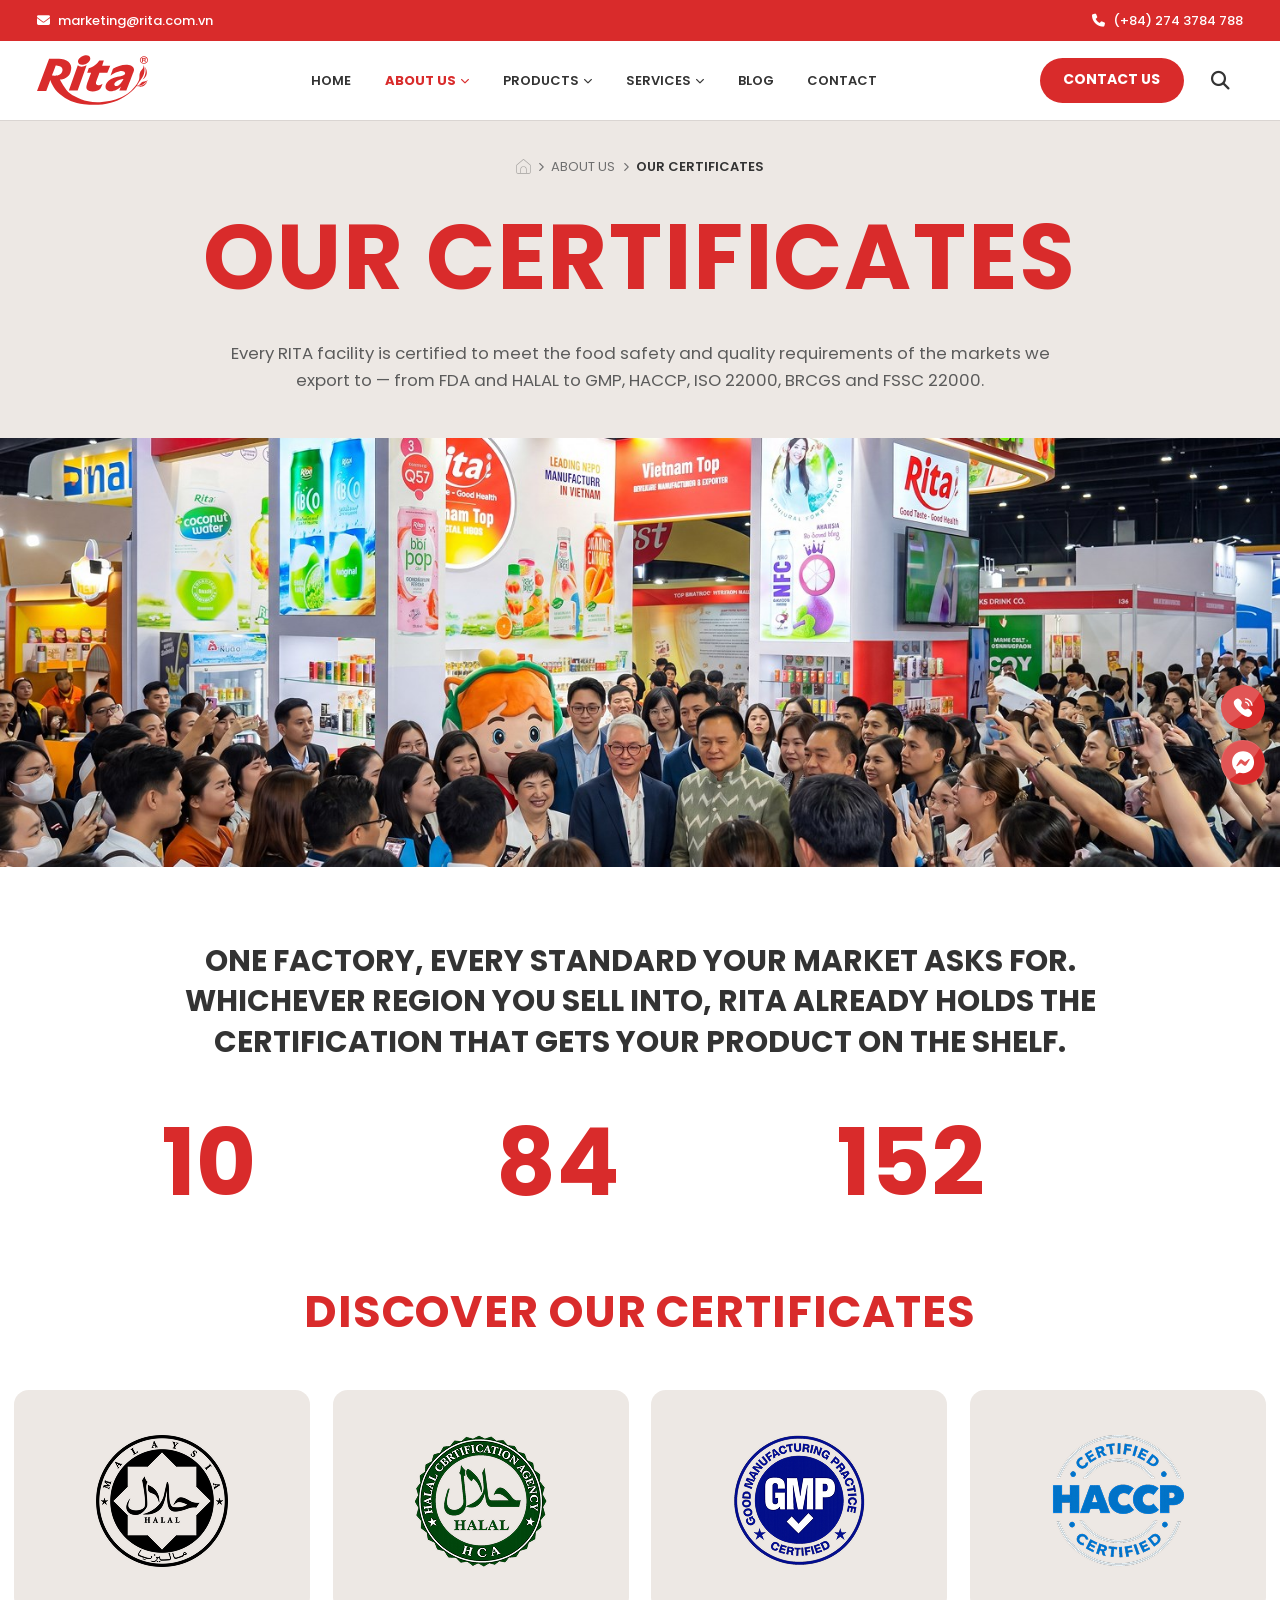
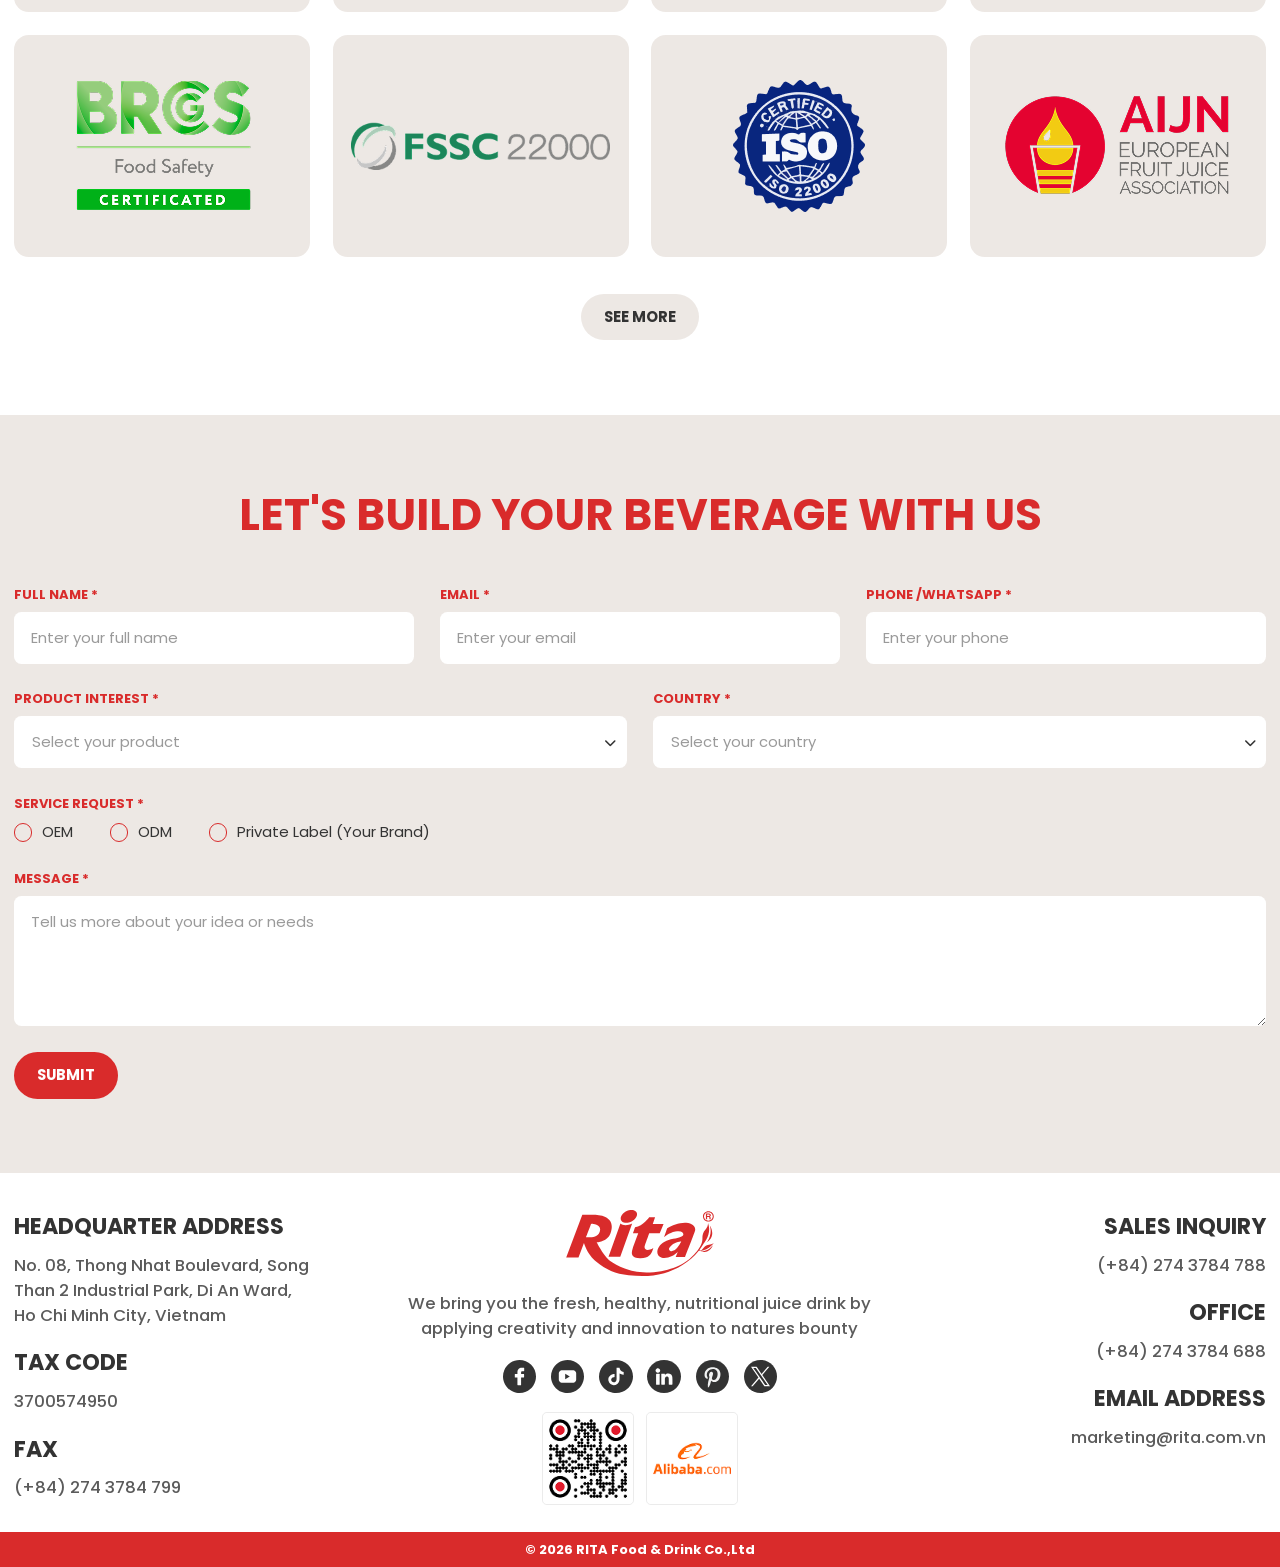
<file: our-certificates.html>
<!DOCTYPE html>
<html lang="en">

<head>
  <meta charset="utf-8">
  <title>Our Certificates — RITA Beverage</title>
  <meta name="description"
    content="RITA facilities are certified to meet food safety and quality standards of every market we export to — FDA, HALAL, GMP, HACCP, ISO 22000, BRCGS, FSSC 22000.">
  <meta name="keywords" content="RITA, beverage, certificates, FDA, HALAL, GMP, HACCP, ISO 22000, BRCGS, FSSC 22000, food safety">
  <meta name="robots" content="index, follow">
  <meta name="viewport" content="width=device-width, initial-scale=1.0, maximum-scale=1.0">
  <meta http-equiv="X-UA-Compatible" content="IE=edge">
  <link rel="stylesheet" href="./css/style.css">
</head>

<body>
  <header class="hd default">
    <div class="hd-top">
      <div class="hd-top__inner">
        <a class="hd-top__mail" href="mailto:marketing@rita.com.vn"><i class="fas fa-envelope"></i><span>marketing@rita.com.vn</span></a>
        <p class="hd-top__msg"><span class="dot"></span>THE LEADING IN BEVERAGE MANUFACTURING FROM VIET NAM<span class="dot"></span></p>
        <a class="hd-top__tel" href="tel:+842743784788"><i class="fas fa-phone"></i><span>(+84) 274 3784 788</span></a>
      </div>
    </div>
    <div class="hd-bar">
        <div class="hd-main">
          <div class="hd-logo"><a class="custom-logo-link" href="./index.html" aria-label="RITA"><span class="hd-logo__mark"></span></a></div>
          <div class="hd-nav">
            <div class="menu-nav">
              <ul class="menu-list">
                <li class="menu-item"><a class="menu-link" href="./index.html">HOME</a></li>
                <li class="menu-item mega current-menu-item" data-mega="about"><a class="menu-link active" href="./our-story.html">ABOUT US<i class="fas fa-chevron-down"></i></a></li>
                <li class="menu-item mega" data-mega="products"><a class="menu-link" href="./products.html">PRODUCTS<i class="fas fa-chevron-down"></i></a></li>
                <li class="menu-item mega" data-mega="services"><a class="menu-link" href="./oem-service.html">SERVICES<i class="fas fa-chevron-down"></i></a></li>
                <li class="menu-item"><a class="menu-link" href="./blog.html">BLOG</a></li>
                <li class="menu-item"><a class="menu-link" href="./contact.html">CONTACT</a></li>
              </ul>
            </div>
          </div>
          <div class="hd-right">
            <div class="btn-box"><a class="btn pri" href="./contact.html"><span class="txt"><span
                    class="txt-inner">CONTACT US</span></span></a></div>
            <div class="hd-sbtn srchOpenJS"><i class="fas fa-search"></i></div>
            <div class="burger">
              <div class="hamburger" id="hamburger">
                <svg class="ham" viewbox="0 0 100 100" width="48">
                  <path class="line top"
                    d="m 30,33 h 40 c 0,0 9.044436,-0.654587 9.044436,-8.508902 0,-7.854315 -8.024349,-11.958003 -14.89975,-10.85914 -6.875401,1.098863 -13.637059,4.171617 -13.637059,16.368042 v 40">
                  </path>
                  <path class="line middle" d="m 30,50 h 40"></path>
                  <path class="line bottom"
                    d="m 30,67 h 40 c 12.796276,0 15.357889,-11.717785 15.357889,-26.851538 0,-15.133752 -4.786586,-27.274118 -16.667516,-27.274118 -11.88093,0 -18.499247,6.994427 -18.435284,17.125656 l 0.252538,40">
                  </path>
                </svg>
              </div>
            </div>
          </div>
        </div>
        <div class="hd-search">
          <form action="">
            <i class="fas fa-search"></i>
            <input type="text" placeholder="Search..." />
          </form>
          <div class="hd-sbtn srchCloseJS"><i class="fas fa-times"></i></div>
        </div>
        <div class="hd-mega">
          <div class="hd-mega__wrap">
            <div class="hd-mega__inner">
              <div class="hd-mega__panel" data-mega-panel="about">
                <div class="hd-mega__intro">
                  <div class="hd-mega__thumb"><img src="./assets/images/profile.jpg" alt="About Us" loading="lazy" /></div>
                  <div class="hd-mega__intro-foot">
                    <div class="hd-mega__intro-text">
                      <p class="hd-mega__intro-title">About Us</p>
                      <p class="hd-mega__intro-desc">RITA has been crafting and exporting premium beverages from Vietnam for over 20 years. Explore our story, certifications and milestones.</p>
                    </div>
                    <div class="btn-box"><a class="btn pri" href="./our-story.html"><span class="txt"><span class="txt-inner">Learn More</span></span></a></div>
                  </div>
                </div>
                <div class="hd-mega__menu">
                  <ul class="hd-mega__list">
                    <li class="hd-mega__item"><a class="hd-mega__link" href="./our-story.html">Our Story</a></li>
                    <li class="hd-mega__item"><a class="hd-mega__link" href="./our-certificates.html">Our Certificates</a></li>
                    <li class="hd-mega__item"><a class="hd-mega__link" href="./our-activities.html">Our Activities</a></li>
                    <li class="hd-mega__item"><a class="hd-mega__link" href="./our-history.html">Our History</a></li>
                    <li class="hd-mega__item"><a class="hd-mega__link" href="./our-brands.html">Our Brands</a></li>
                  </ul>
                </div>
              </div>
              <div class="hd-mega__panel" data-mega-panel="products">
                <div class="hd-mega__intro">
                  <div class="hd-mega__thumb"><img src="./assets/images/supermarket.jpg" alt="Products" loading="lazy" /></div>
                  <div class="hd-mega__intro-foot">
                    <div class="hd-mega__intro-text">
                      <p class="hd-mega__intro-title">Products</p>
                      <p class="hd-mega__intro-desc">From tropical juices to functional drinks, worldwide. We craft, bottle and deliver every product with care, consistency and industry-leading quality standards.</p>
                    </div>
                    <div class="btn-box"><a class="btn pri" href="./products.html"><span class="txt"><span class="txt-inner">Learn More</span></span></a></div>
                  </div>
                </div>
                <div class="hd-mega__menu">
                  <ul class="hd-mega__list">
                    <li class="hd-mega__item"><a class="hd-mega__link" href="./products-fruit-juice.html">Fruit Juice</a></li>
                    <li class="hd-mega__item"><a class="hd-mega__link" href="./products-aloe-vera.html">Aloe Vera</a></li>
                    <li class="hd-mega__item"><a class="hd-mega__link" href="./products-coconut-water.html">Coconut Water</a></li>
                    <li class="hd-mega__item"><a class="hd-mega__link" href="./products-milk-drinks.html">Milk Drinks</a></li>
                    <li class="hd-mega__item"><a class="hd-mega__link" href="./products-soft-drinks.html">Soft Drinks</a></li>
                    <li class="hd-mega__item"><a class="hd-mega__link" href="./products-coffee-drinks.html">Coffee Drinks</a></li>
                    <li class="hd-mega__item"><a class="hd-mega__link" href="./products-sparkling-drinks.html">Sparkling Drinks</a></li>
                    <li class="hd-mega__item"><a class="hd-mega__link" href="./products-energy-drinks.html">Energy Drinks</a></li>
                    <li class="hd-mega__item"><a class="hd-mega__link" href="./products-tea-drinks.html">Tea Drinks</a></li>
                  </ul>
                </div>
              </div>
              <div class="hd-mega__panel" data-mega-panel="services">
                <div class="hd-mega__intro">
                  <div class="hd-mega__thumb"><img src="./assets/images/meeting.png" alt="Services" loading="lazy" /></div>
                  <div class="hd-mega__intro-foot">
                    <div class="hd-mega__intro-text">
                      <p class="hd-mega__intro-title">Services</p>
                      <p class="hd-mega__intro-desc">OEM/ODM manufacturing tailored to your brand. From formulation and recipe development to private label production and packaging, we handle it all.</p>
                    </div>
                    <div class="btn-box"><a class="btn pri" href="./oem-service.html"><span class="txt"><span class="txt-inner">Learn More</span></span></a></div>
                  </div>
                </div>
                <div class="hd-mega__menu">
                  <ul class="hd-mega__list">
                    <li class="hd-mega__item"><a class="hd-mega__link" href="./oem-service.html">OEM Service</a></li>
                    <li class="hd-mega__item"><a class="hd-mega__link" href="./odm-service.html">ODM Service</a></li>
                  </ul>
                </div>
              </div>
            </div>
          </div>
        </div>
      </div>
    <div class="hd-overlay"></div>
    <div class="mobile-overlay"></div>
    <div class="mobile">
      <div class="mobile-con">
        <div class="mobile-wr">
          <div class="mobile-nav">
            <div class="menu-nav">
              <ul class="menu-list">
                <li class="menu-item"><a class="menu-link" href="./index.html">HOME</a></li>
                <li class="menu-item has-sub current-menu-item"><a class="menu-link active mobileSubJS" href="./our-story.html"
                    data-sub="about">ABOUT US<i class="fas fa-chevron-right"></i></a></li>
                <li class="menu-item has-sub"><a class="menu-link mobileSubJS" href="./products.html"
                    data-sub="products">PRODUCTS<i class="fas fa-chevron-right"></i></a></li>
                <li class="menu-item has-sub"><a class="menu-link mobileSubJS" href="./oem-service.html" data-sub="services">SERVICES<i class="fas fa-chevron-right"></i></a></li>
                <li class="menu-item"><a class="menu-link" href="./blog.html">BLOG</a></li>
                <li class="menu-item"><a class="menu-link" href="./contact.html">CONTACT</a></li>
              </ul>
            </div>
            <div class="mobile-content">
              <div class="social">
                <div class="social-list"> <a class="social-link" href="#"><i class="fab fa-tiktok"></i></a><a
                    class="social-link" href="#"><i class="fab fa-facebook-f"></i></a><a class="social-link"
                    href="#"><i class="fab fa-youtube"></i></a><a class="social-link" href="#"><i
                      class="fab fa-linkedin-in"></i></a></div>
              </div>
            </div>
          </div>
        </div>
      </div>
      <div class="mobile-sub" data-sub-panel="about">
        <div class="mobile-sub__intro">
          <div class="mobile-sub__head mobileBackJS"><i class="fas fa-chevron-left"></i><span
              class="mobile-sub__title t-32">ABOUT US</span></div>
          <div class="mobile-sub__thumb"><img src="./assets/images/profile.jpg" alt="About Us" loading="lazy" /></div>
          <p class="mobile-sub__desc">RITA has been crafting and exporting premium beverages from Vietnam for over 20 years. Explore our story, certifications and milestones.</p>
          <div class="btn-box"><a class="btn third" href="./our-story.html"><span class="txt"><span
                  class="txt-inner">LEARN MORE</span></span></a></div>
        </div>
        <ul class="mobile-sub__list">
          <li><a href="./our-story.html">OUR STORY</a></li>
          <li><a href="./our-certificates.html">OUR CERTIFICATES</a></li>
          <li><a href="./our-activities.html">OUR ACTIVITIES</a></li>
          <li><a href="./our-history.html">OUR HISTORY</a></li>
          <li><a href="./our-brands.html">OUR BRANDS</a></li>
        </ul>
      </div>
      <div class="mobile-sub" data-sub-panel="products">
        <div class="mobile-sub__intro">
          <div class="mobile-sub__head mobileBackJS"><i class="fas fa-chevron-left"></i><span
              class="mobile-sub__title t-32">PRODUCTS</span></div>
          <div class="mobile-sub__thumb"><img src="./assets/images/supermarket.jpg" alt="Products" loading="lazy" /></div>
          <p class="mobile-sub__desc">From tropical juices to functional drinks, worldwide. We craft, bottle and deliver every product with care, consistency and industry-leading quality standards.</p>
          <div class="btn-box"><a class="btn third" href="./products.html"><span class="txt"><span
                  class="txt-inner">LEARN MORE</span></span></a></div>
        </div>
        <ul class="mobile-sub__list">
          <li><a href="./products-fruit-juice.html">FRUIT JUICE</a></li>
          <li><a href="./products-aloe-vera.html">ALOE VERA</a></li>
          <li><a href="./products-coconut-water.html">COCONUT WATER</a></li>
          <li><a href="./products-milk-drinks.html">MILK DRINKS</a></li>
          <li><a href="./products-soft-drinks.html">SOFT DRINKS</a></li>
          <li><a href="./products-coffee-drinks.html">COFFEE DRINKS</a></li>
          <li><a href="./products-sparkling-drinks.html">SPARKLING DRINKS</a></li>
          <li><a href="./products-energy-drinks.html">ENERGY DRINKS</a></li>
          <li><a href="./products-tea-drinks.html">TEA DRINKS</a></li>
        </ul>
      </div>
      <div class="mobile-sub" data-sub-panel="services">
        <div class="mobile-sub__intro">
          <div class="mobile-sub__head mobileBackJS"><i class="fas fa-chevron-left"></i><span
              class="mobile-sub__title t-32">SERVICES</span></div>
          <div class="mobile-sub__thumb"><img src="./assets/images/meeting.png" alt="Services" loading="lazy" /></div>
          <p class="mobile-sub__desc">OEM/ODM manufacturing tailored to your brand. From formulation and recipe development to private label production and packaging, we handle it all.</p>
          <div class="btn-box"><a class="btn third" href="./oem-service.html"><span class="txt"><span
                  class="txt-inner">LEARN MORE</span></span></a></div>
        </div>
        <ul class="mobile-sub__list">
          <li><a href="./oem-service.html">OEM SERVICE</a></li>
          <li><a href="./odm-service.html">ODM SERVICE</a></li>
        </ul>
      </div>
    </div>
  </header>

  <main class="main pd-top-full">
    <section class="page-banner">
      <div class="container page-banner__inner">
        <nav class="breadcrumb" aria-label="Breadcrumb">
          <ol class="breadcrumb-list">
            <li class="breadcrumb-item"><a href="./index.html"><img class="breadcrumb-icon" src="./assets/images/ic-home.svg" alt="Home" loading="eager" /></a></li>
            <li class="breadcrumb-sep"><i class="fas fa-chevron-right"></i></li>
            <li class="breadcrumb-item">About Us</li>
            <li class="breadcrumb-sep"><i class="fas fa-chevron-right"></i></li>
            <li class="breadcrumb-item breadcrumb-item--current">Our Certificates</li>
          </ol>
        </nav>
        <h1 class="page-banner__title t-98">OUR CERTIFICATES</h1>
        <p class="page-banner__desc t-18">Every RITA facility is certified to meet the food safety and quality requirements of the markets we export to — from FDA and HALAL to GMP, HACCP, ISO 22000, BRCGS and FSSC 22000.</p>
      </div>
      <div class="page-banner__img"><img src="./assets/images/banner-cef-award.jpg" alt="RITA international certifications and awards" loading="eager" /></div>
    </section>

    <section class="cert-intro ss-pd pd-bot-0">
      <div class="container">
        <h2 class="cert-intro__title t-32">One factory, every standard your market asks for. Whichever region you sell into, RITA already holds the certification that gets your product on the shelf.</h2>
        <div class="stat-row stat-row--center">
          <div class="stat">
            <p class="stat__num"><span data-count="12">0</span><span class="stat__unit">+</span></p>
            <p class="stat__label">Certifications<br>Held</p>
          </div>
          <div class="stat">
            <p class="stat__num"><span data-count="100">0</span><span class="stat__unit stat__unit--percent">%</span></p>
            <p class="stat__label">Third-Party<br>Audited</p>
          </div>
          <div class="stat">
            <p class="stat__num"><span data-count="180">0</span><span class="stat__unit">+</span></p>
            <p class="stat__label">Countries and<br>Territories</p>
          </div>
        </div>
      </div>
    </section>

    <section class="cert-list ss-pd">
      <div class="container">
        <h2 class="cert-list__title t-48">Discover Our Certificates</h2>
        <div class="cert-list__grid" data-page-size="8">
          <a class="cert-card" href="./assets/images/cef-digicert_Rita_HALAL-MY.webp" data-fancybox="certificates" data-caption="HALAL Malaysia">
            <img src="./assets/images/cef-logo-halal-my.png" alt="HALAL Malaysia" loading="lazy" />
          </a>
          <a class="cert-card" href="./assets/images/cef-digicert_Rita_HALAL-HCA.webp" data-fancybox="certificates" data-caption="HALAL HCA">
            <img src="./assets/images/cef-logo-halal-hca.png" alt="HALAL HCA" loading="lazy" />
          </a>
          <a class="cert-card" href="./assets/images/cef-digicert_Rita_GMP.webp" data-fancybox="certificates" data-caption="GMP — Good Manufacturing Practice">
            <img src="./assets/images/cef-logo-gmp.png" alt="GMP" loading="lazy" />
          </a>
          <a class="cert-card" href="./assets/images/cef-digicert_Rita_HACCP.webp" data-fancybox="certificates" data-caption="HACCP">
            <img src="./assets/images/cef-logo-haccp.png" alt="HACCP" loading="lazy" />
          </a>
          <a class="cert-card" href="./assets/images/cef-digicert_Rita_BRCGS.webp" data-fancybox="certificates" data-caption="BRCGS Food Safety">
            <img src="./assets/images/cef-logo-brcgs.png" alt="BRCGS Food Safety" loading="lazy" />
          </a>
          <a class="cert-card" href="./assets/images/cef-digicert_Rita_FSSC.webp" data-fancybox="certificates" data-caption="FSSC 22000">
            <img src="./assets/images/cef-logo-fssc-22000.png" alt="FSSC 22000" loading="lazy" />
          </a>
          <a class="cert-card" href="./assets/images/cef-digicert_Rita_ISO_22K.webp" data-fancybox="certificates" data-caption="ISO 22000">
            <img src="./assets/images/cef-logo-iso-22000.png" alt="ISO 22000" loading="lazy" />
          </a>
          <a class="cert-card" href="./assets/images/cef-digicert_Rita_AIJIN.webp" data-fancybox="certificates" data-caption="AIJN — European Fruit Juice Association">
            <img src="./assets/images/cef-logo-aijn.png" alt="AIJN" loading="lazy" />
          </a>
          <a class="cert-card" href="./assets/images/cef-digicert_Rita-BSI.webp" data-fancybox="certificates" data-caption="BSI">
            <img src="./assets/images/cef-logo-bsi.png" alt="BSI" loading="lazy" />
          </a>
          <a class="cert-card" href="./assets/images/cef-digicert-ifs.png" data-fancybox="certificates" data-caption="IFS Food">
            <img src="./assets/images/cef-logo-ifs.png" alt="IFS Food" loading="lazy" />
          </a>
          <a class="cert-card" href="./assets/images/cef-digicert-smeta.png" data-fancybox="certificates" data-caption="SMETA">
            <img src="./assets/images/cef-logo-smeta.png" alt="SMETA" loading="lazy" />
          </a>
        </div>
        <div class="see-more-wrapper">
          <button type="button" class="btn second certLoadMoreJS"><span class="txt"><span class="txt-inner">See more</span></span></button>
        </div>
      </div>
    </section>
  </main>
  <section class="lead-form" id="lead-form">
    <div class="container">
      <h2 class="lead-form__title">Let's build your beverage with us</h2>
      <form class="lead-form__form" action="">
        <div class="lead-form__row">
          <label class="lead-form__field">
            <span class="lead-form__label">Full Name *</span>
            <input type="text" name="full_name" placeholder="Enter your full name" required>
          </label>
          <label class="lead-form__field">
            <span class="lead-form__label">Email *</span>
            <input type="email" name="email" placeholder="Enter your email" required>
          </label>
          <label class="lead-form__field">
            <span class="lead-form__label">Phone /Whatsapp *</span>
            <input type="tel" name="phone" placeholder="Enter your phone" required>
          </label>
        </div>
        <div class="lead-form__row lead-form__row--2">
          <label class="lead-form__field">
            <span class="lead-form__label">Product Interest *</span>
            <select class="re-select-main" name="product" data-placeholder="Select your product">
              <option value=""></option>
              <option>All Products</option>
              <option>Fruit Juice</option>
              <option>Aloe Vera</option>
              <option>Coconut Water</option>
              <option>Milk Drinks</option>
              <option>Soft Drinks</option>
              <option>Coffee Drinks</option>
              <option>Sparkling Drinks</option>
              <option>Energy Drinks</option>
              <option>Tea Drinks</option>
            </select>
          </label>
          <label class="lead-form__field">
            <span class="lead-form__label">Country *</span>
            <select class="re-select-main" name="country" data-placeholder="Select your country">
              <option value=""></option>
              <option>United States</option>
              <option>United Kingdom</option>
              <option>Germany</option>
              <option>France</option>
              <option>Japan</option>
              <option>South Korea</option>
              <option>China</option>
              <option>Australia</option>
              <option>UAE</option>
              <option>Other</option>
            </select>
          </label>
        </div>
        <div class="lead-form__field lead-form__field--full">
          <span class="lead-form__label">Service Request *</span>
          <div class="lead-form__radios">
            <label class="lead-form__radio"><input type="radio" name="service" value="OEM"><span class="dot"></span>OEM</label>
            <label class="lead-form__radio"><input type="radio" name="service" value="ODM"><span class="dot"></span>ODM</label>
            <label class="lead-form__radio"><input type="radio" name="service" value="Private Label"><span class="dot"></span>Private Label (Your Brand)</label>
          </div>
        </div>
        <label class="lead-form__field lead-form__field--full">
          <span class="lead-form__label">Message *</span>
          <textarea name="message" rows="4" placeholder="Tell us more about your idea or needs" required></textarea>
        </label>
        <div class="btn-box"><button class="btn pri" type="submit"><span class="txt"><span class="txt-inner">SUBMIT</span></span></button></div>
      </form>
    </div>
  </section>

  <footer class="ft">
    <div class="container">
    <div class="ft-top">
        <div class="ft-flex row">
          <div class="ft-item col">
            <div class="wrapper">
              <p class="ft-tt t-24">Headquarter Address</p>
              <ul class="ft-add t-18">
                <li class="ft-add__item">
                  <p class="txt"><a href="https://maps.app.goo.gl/se2kEnWbQ3jPCg6U9" target="_blank" rel="noopener">No. 08, Thong Nhat Boulevard, Song Than 2 Industrial Park, Di An Ward, Ho Chi Minh
                    City, Vietnam</a></p>
                </li>
              </ul>
            </div>
            <div class="wrapper">
              <p class="ft-tt t-24">Tax CODE</p>
              <ul class="ft-add t-18">
                <li class="ft-add__item">
                  <p class="txt">3700574950</p>
                </li>
              </ul>
            </div>
            <div class="wrapper">
              <p class="ft-tt t-24">FAX</p>
              <ul class="ft-add t-18">
                <li class="ft-add__item">
                  <p class="txt"><a href="tel:+842743784799">(+84) 274 3784 799</a></p>
                </li>
              </ul>
            </div>
          </div>
          <div class="ft-item col ft-item--center">
            <div class="ft-logo"><span class="ft-logo__mark"></span></div>
            <p class="ft-desc t-18">We bring you the fresh, healthy, nutritional juice drink by applying creativity and innovation to natures bounty</p>
            <div class="social-list ft-social">
              <a class="social-link" href="https://www.facebook.com/beveragevietnam" target="_blank" rel="noopener" aria-label="Join Us on Facebook"><img src="./assets/images/ic-facebook.svg" alt="Facebook" loading="lazy" /></a>
              <a class="social-link" href="https://www.youtube.com/c/RitaBeverage" target="_blank" rel="noopener" aria-label="Watching on Youtube"><img src="./assets/images/ic-youtube.svg" alt="Youtube" loading="lazy" /></a>
              <a class="social-link" href="https://www.tiktok.com/@ritabeverage" target="_blank" rel="noopener" aria-label="Watching on Tiktok"><img src="./assets/images/ic-tiktok.svg" alt="Tiktok" loading="lazy" /></a>
              <a class="social-link" href="https://www.linkedin.com/company/rita-food-drink-co-ltd" target="_blank" rel="noopener" aria-label="Join Us on Linkedin"><img src="./assets/images/ic-linked.svg" alt="Linked In" loading="lazy" /></a>
              <a class="social-link" href="https://www.pinterest.com/ritafooddrink" target="_blank" rel="noopener" aria-label="Join Us on Pinterest"><img src="./assets/images/ic-pinterest.svg" alt="Pinterest" loading="lazy" /></a>
              <a class="social-link" href="https://x.com/ritavietnam" target="_blank" rel="noopener" aria-label="Follow Us on X"><img src="./assets/images/ic-x.svg" alt="X" loading="lazy" /></a>
            </div>
            <div class="ft-links">
              <a class="ft-alibaba" href="https://rita.com.vn" target="_blank" rel="noopener"><img src="./assets/images/qr.png" alt="RITA official website QR code" loading="lazy" /></a>
              <a class="ft-alibaba" href="https://vn105660124.trustpass.alibaba.com/" target="_blank" rel="noopener"><img src="./assets/images/alibaba.png" alt="RITA on Alibaba" loading="lazy" /></a>
            </div>
          </div>
          <div class="ft-item col">
            <div class="wrapper">
              <p class="ft-tt t-24">Sales inquiry</p>
              <ul class="ft-add t-18">
                <li class="ft-add__item">
                  <p class="txt"><a href="tel:+842743784788">(+84) 274 3784 788</a></p>
                </li>
              </ul>
            </div>
            <div class="wrapper">
              <p class="ft-tt t-24">OFFICE</p>
              <ul class="ft-add t-18">
                <li class="ft-add__item">
                  <p class="txt"><a href="tel:+842743784688">(+84) 274 3784 688</a></p>
                </li>
              </ul>
            </div>
            <div class="wrapper">
              <p class="ft-tt t-24">Email Address</p>
              <ul class="ft-add t-18">
                <li class="ft-add__item">
                  <p class="txt"><a href="mailto:marketing@rita.com.vn">marketing@rita.com.vn</a></p>
                </li>
              </ul>
            </div>
          </div>
        </div>
      </div>
    </div>
    <div class="ft-bottom">
      <div class="ft-bottom__flex">
        <div class="ft-bottom__text">
          <p class="txt">© 2026 RITA Food &amp; Drink Co.,Ltd</p>
        </div>
      </div>
    </div>
  </footer>

  <div class="sidefix">
    <a class="sidefix-item" href="tel:+842743784788" aria-label="Call us"><img src="./assets/images/cta-phone.svg" alt="" loading="lazy" /></a>
    <a class="sidefix-item" href="#" aria-label="Chat with us"><img src="./assets/images/cta-mess.svg" alt="" loading="lazy" /></a>
    <div class="sidefix-item back-to-top backToTop" aria-label="Back to top"><img src="./assets/images/cta-totop.svg" alt="" loading="lazy" /></div>
  </div>

  <script src="./assets/library/jquery/jquery.js"></script>
  <script src="./assets/library/jquery/jquery-migrate.js"></script>
  <script src="./assets/library/aos/aos.js"></script>
  <script src="./assets/library/gsap/gsap.min.js"></script>
  <script src="./assets/library/gsap/ScrollTrigger.min.js"></script>
  <script src="./assets/library/ukiyo/ukiyo.min.js"></script>
  <script src="./js/main.js?v=2" type="module"></script>
</body>

</html>
</file>
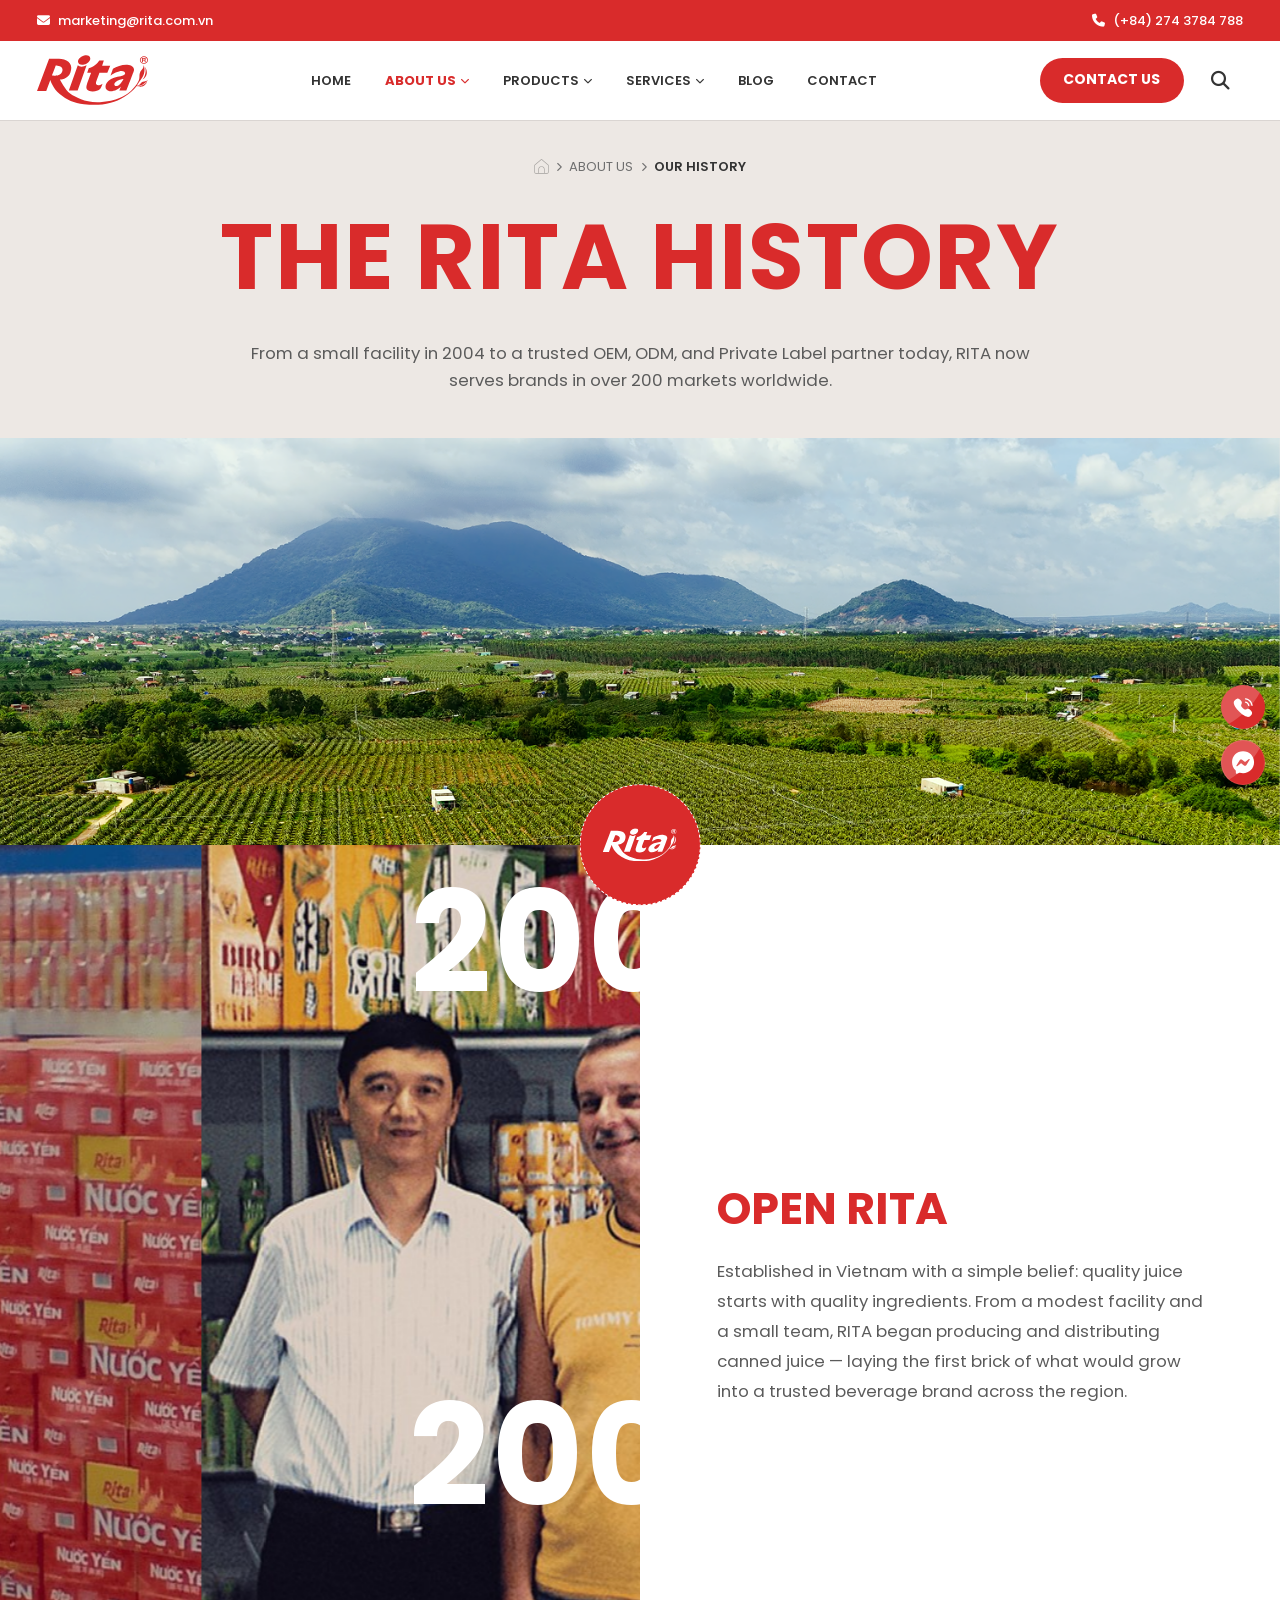
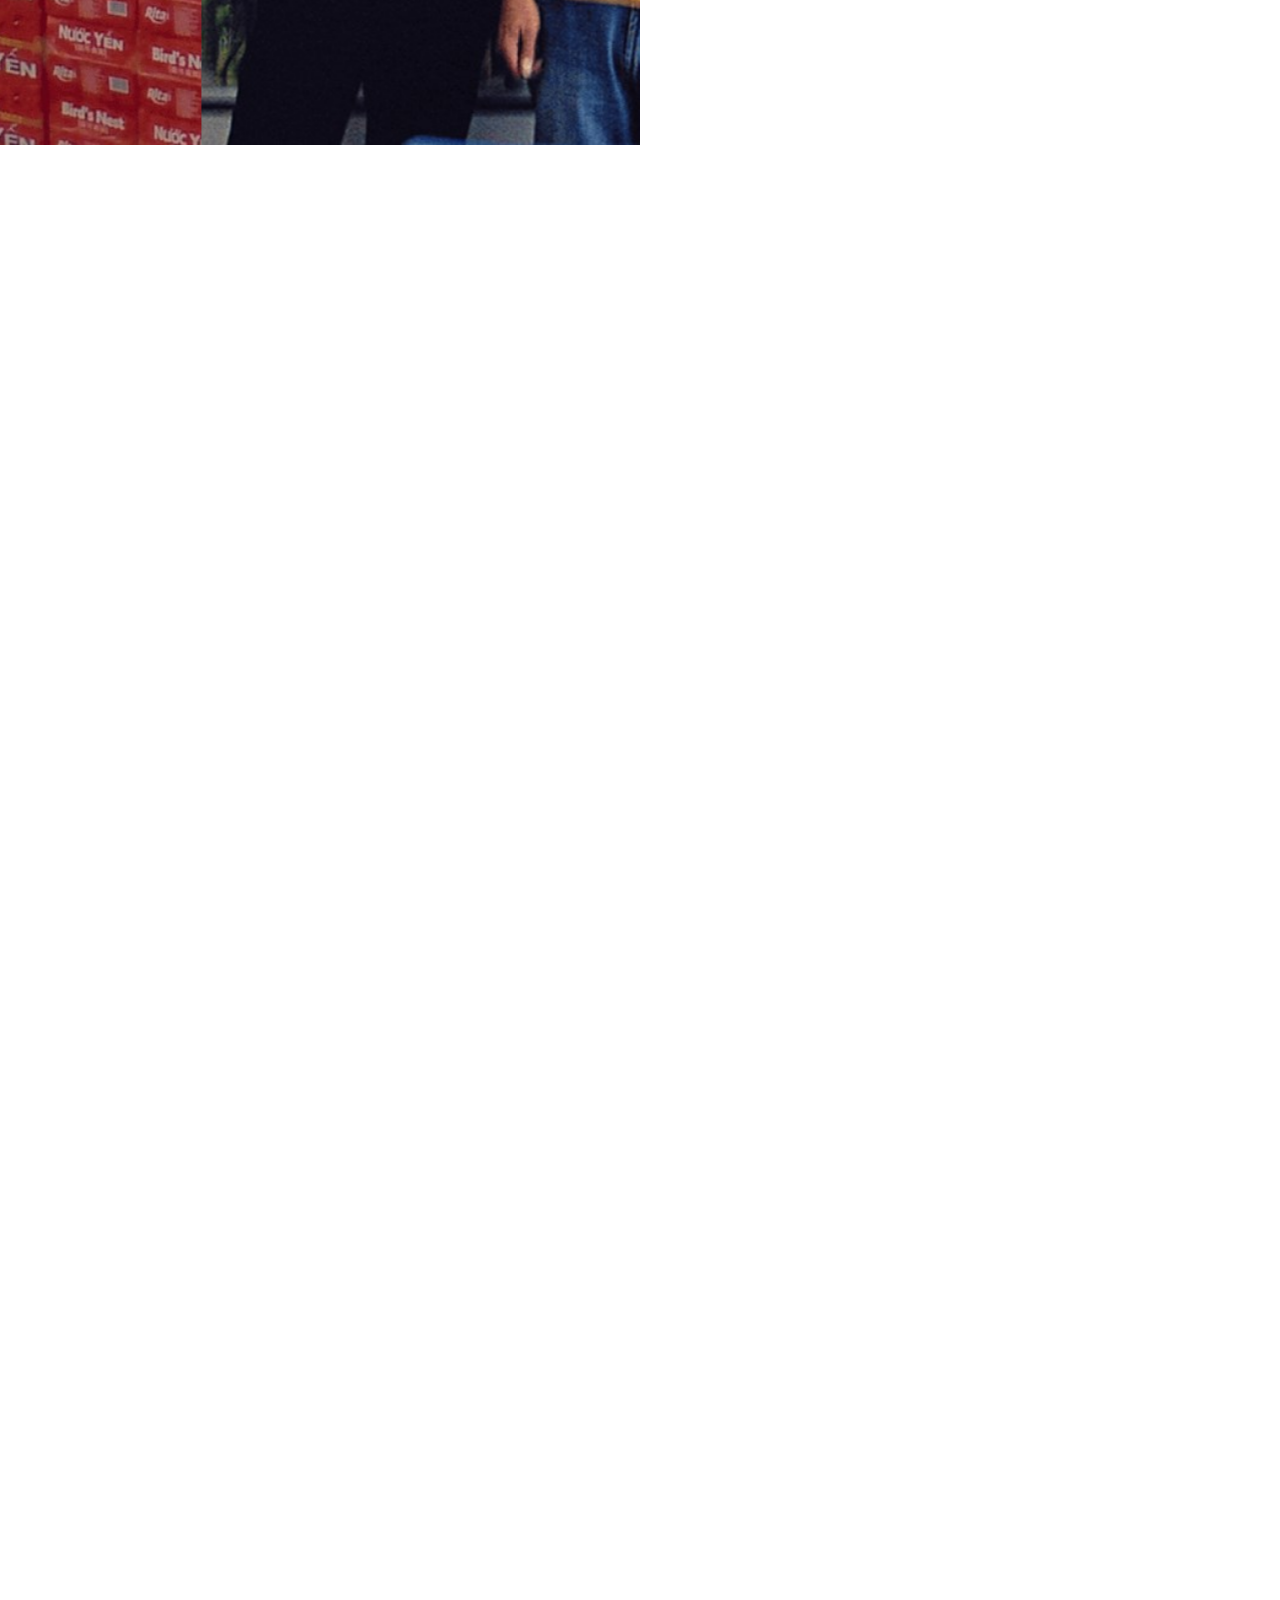
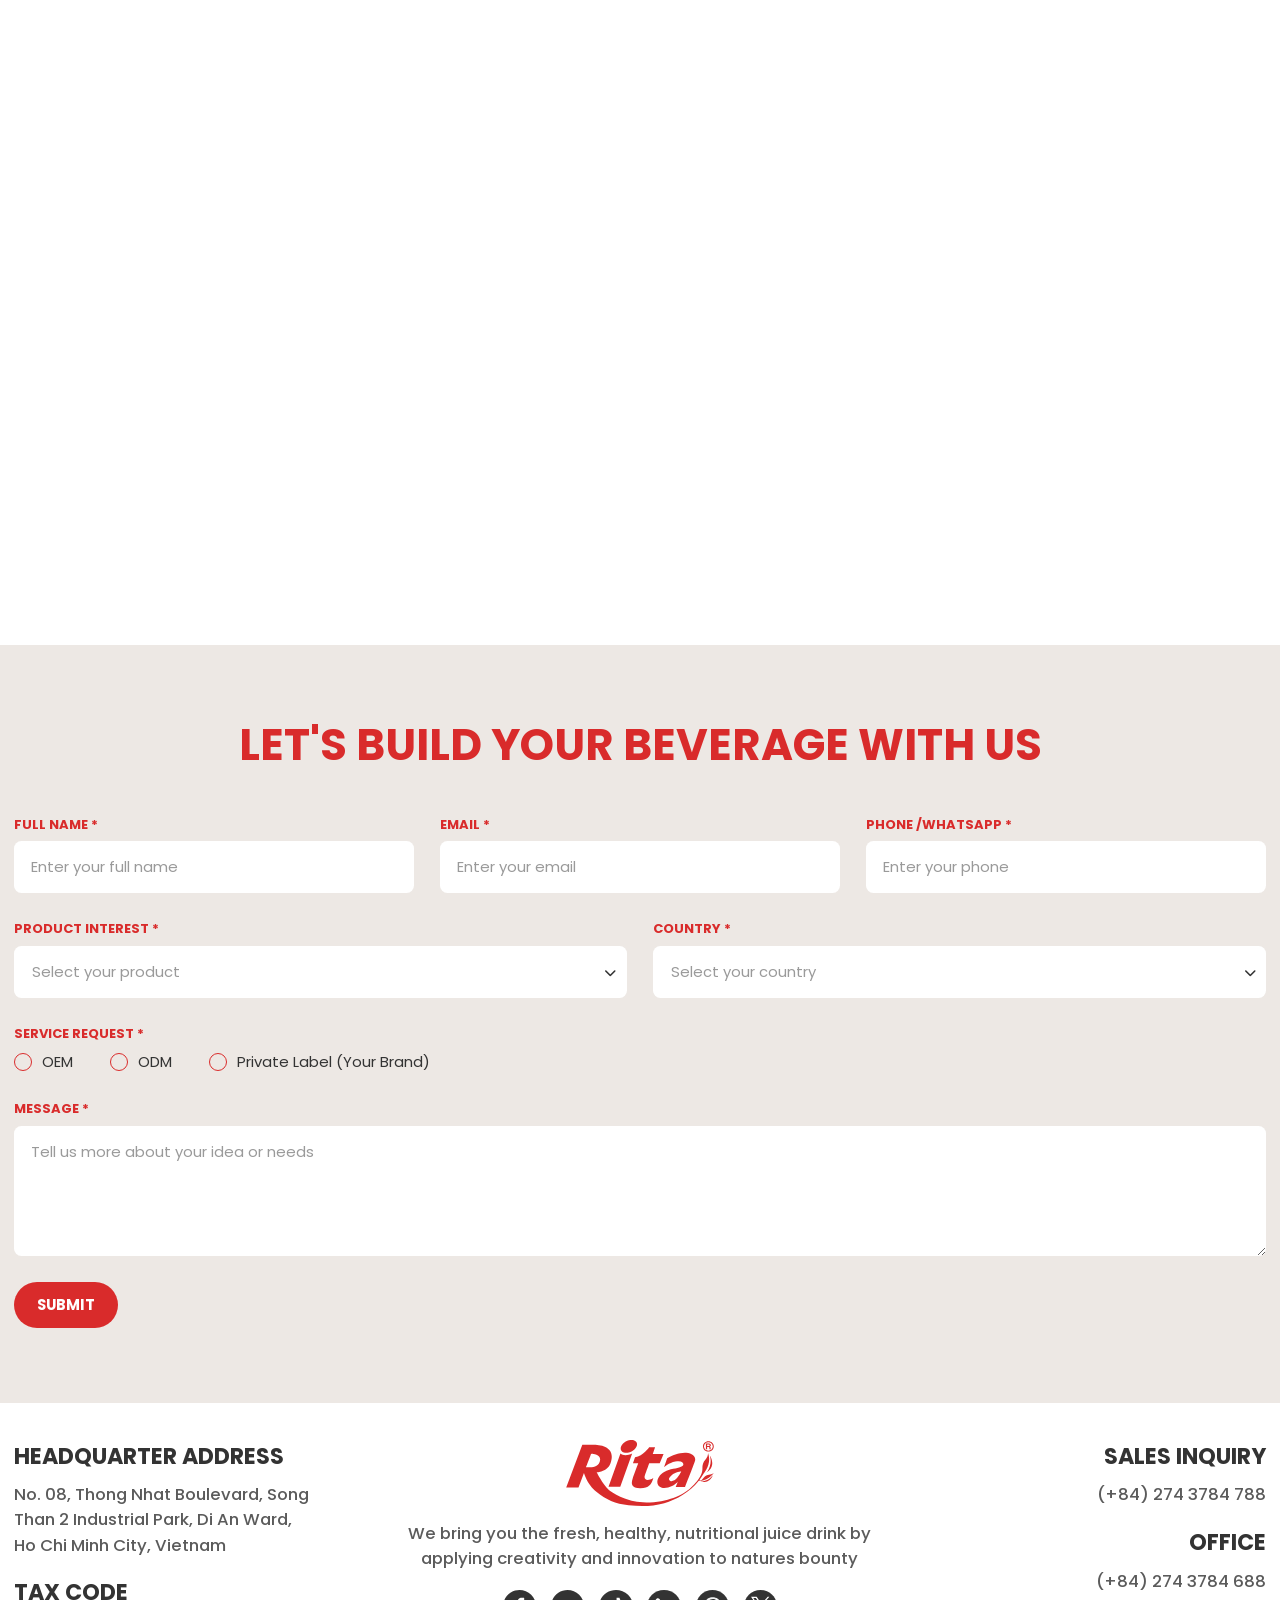
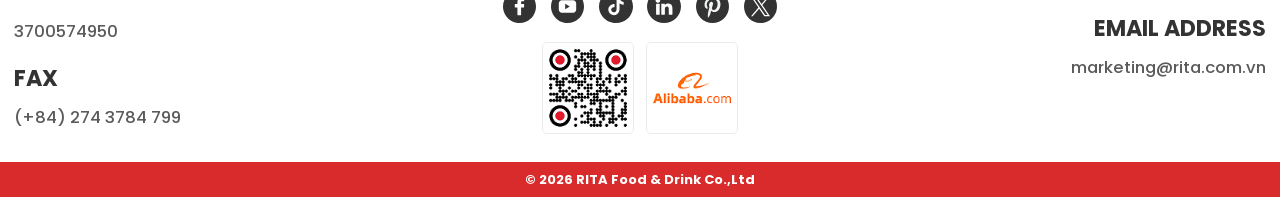
<file: our-history.html>
<!DOCTYPE html>
<html lang="en">

<head>
  <meta charset="utf-8">
  <title>Our History — RITA Beverage</title>
  <meta name="description"
    content="From a small facility in 2004 to a trusted OEM, ODM, and Private Label partner today, RITA now serves brands in over 200 markets worldwide.">
  <meta name="keywords" content="RITA, beverage, Vietnam, our history, milestones, timeline, OEM, ODM">
  <meta name="robots" content="index, follow">
  <meta name="viewport" content="width=device-width, initial-scale=1.0, maximum-scale=1.0">
  <meta http-equiv="X-UA-Compatible" content="IE=edge">
  <link rel="stylesheet" href="./css/style.css">
</head>

<body>
  <header class="hd default">
    <div class="hd-top">
      <div class="hd-top__inner">
        <a class="hd-top__mail" href="mailto:marketing@rita.com.vn"><i class="fas fa-envelope"></i><span>marketing@rita.com.vn</span></a>
        <p class="hd-top__msg"><span class="dot"></span>THE LEADING IN BEVERAGE MANUFACTURING FROM VIET NAM<span class="dot"></span></p>
        <a class="hd-top__tel" href="tel:+842743784788"><i class="fas fa-phone"></i><span>(+84) 274 3784 788</span></a>
      </div>
    </div>
    <div class="hd-bar">
        <div class="hd-main">
          <div class="hd-logo"><a class="custom-logo-link" href="./index.html" aria-label="RITA"><span class="hd-logo__mark"></span></a></div>
          <div class="hd-nav">
            <div class="menu-nav">
              <ul class="menu-list">
                <li class="menu-item"><a class="menu-link" href="./index.html">HOME</a></li>
                <li class="menu-item mega current-menu-item" data-mega="about"><a class="menu-link active" href="./our-story.html">ABOUT US<i class="fas fa-chevron-down"></i></a></li>
                <li class="menu-item mega" data-mega="products"><a class="menu-link" href="./products.html">PRODUCTS<i class="fas fa-chevron-down"></i></a></li>
                <li class="menu-item mega" data-mega="services"><a class="menu-link" href="./oem-service.html">SERVICES<i class="fas fa-chevron-down"></i></a></li>
                <li class="menu-item"><a class="menu-link" href="./blog.html">BLOG</a></li>
                <li class="menu-item"><a class="menu-link" href="./contact.html">CONTACT</a></li>
              </ul>
            </div>
          </div>
          <div class="hd-right">
            <div class="btn-box"><a class="btn pri" href="./contact.html"><span class="txt"><span
                    class="txt-inner">CONTACT US</span></span></a></div>
            <div class="hd-sbtn srchOpenJS"><i class="fas fa-search"></i></div>
            <div class="burger">
              <div class="hamburger" id="hamburger">
                <svg class="ham" viewbox="0 0 100 100" width="48">
                  <path class="line top"
                    d="m 30,33 h 40 c 0,0 9.044436,-0.654587 9.044436,-8.508902 0,-7.854315 -8.024349,-11.958003 -14.89975,-10.85914 -6.875401,1.098863 -13.637059,4.171617 -13.637059,16.368042 v 40">
                  </path>
                  <path class="line middle" d="m 30,50 h 40"></path>
                  <path class="line bottom"
                    d="m 30,67 h 40 c 12.796276,0 15.357889,-11.717785 15.357889,-26.851538 0,-15.133752 -4.786586,-27.274118 -16.667516,-27.274118 -11.88093,0 -18.499247,6.994427 -18.435284,17.125656 l 0.252538,40">
                  </path>
                </svg>
              </div>
            </div>
          </div>
        </div>
        <div class="hd-search">
          <form action="">
            <i class="fas fa-search"></i>
            <input type="text" placeholder="Search..." />
          </form>
          <div class="hd-sbtn srchCloseJS"><i class="fas fa-times"></i></div>
        </div>
        <div class="hd-mega">
          <div class="hd-mega__wrap">
            <div class="hd-mega__inner">
              <div class="hd-mega__panel" data-mega-panel="about">
                <div class="hd-mega__intro">
                  <div class="hd-mega__thumb"><img src="./assets/images/profile.jpg" alt="About Us" loading="lazy" /></div>
                  <div class="hd-mega__intro-foot">
                    <div class="hd-mega__intro-text">
                      <p class="hd-mega__intro-title">About Us</p>
                      <p class="hd-mega__intro-desc">RITA has been crafting and exporting premium beverages from Vietnam for over 20 years. Explore our story, certifications and milestones.</p>
                    </div>
                    <div class="btn-box"><a class="btn pri" href="./our-story.html"><span class="txt"><span class="txt-inner">Learn More</span></span></a></div>
                  </div>
                </div>
                <div class="hd-mega__menu">
                  <ul class="hd-mega__list">
                    <li class="hd-mega__item"><a class="hd-mega__link" href="./our-story.html">Our Story</a></li>
                    <li class="hd-mega__item"><a class="hd-mega__link" href="./our-certificates.html">Our Certificates</a></li>
                    <li class="hd-mega__item"><a class="hd-mega__link" href="./our-activities.html">Our Activities</a></li>
                    <li class="hd-mega__item"><a class="hd-mega__link" href="./our-history.html">Our History</a></li>
                    <li class="hd-mega__item"><a class="hd-mega__link" href="./our-brands.html">Our Brands</a></li>
                  </ul>
                </div>
              </div>
              <div class="hd-mega__panel" data-mega-panel="products">
                <div class="hd-mega__intro">
                  <div class="hd-mega__thumb"><img src="./assets/images/supermarket.jpg" alt="Products" loading="lazy" /></div>
                  <div class="hd-mega__intro-foot">
                    <div class="hd-mega__intro-text">
                      <p class="hd-mega__intro-title">Products</p>
                      <p class="hd-mega__intro-desc">From tropical juices to functional drinks, worldwide. We craft, bottle and deliver every product with care, consistency and industry-leading quality standards.</p>
                    </div>
                    <div class="btn-box"><a class="btn pri" href="./products.html"><span class="txt"><span class="txt-inner">Learn More</span></span></a></div>
                  </div>
                </div>
                <div class="hd-mega__menu">
                  <ul class="hd-mega__list">
                    <li class="hd-mega__item"><a class="hd-mega__link" href="./products-fruit-juice.html">Fruit Juice</a></li>
                    <li class="hd-mega__item"><a class="hd-mega__link" href="./products-aloe-vera.html">Aloe Vera</a></li>
                    <li class="hd-mega__item"><a class="hd-mega__link" href="./products-coconut-water.html">Coconut Water</a></li>
                    <li class="hd-mega__item"><a class="hd-mega__link" href="./products-milk-drinks.html">Milk Drinks</a></li>
                    <li class="hd-mega__item"><a class="hd-mega__link" href="./products-soft-drinks.html">Soft Drinks</a></li>
                    <li class="hd-mega__item"><a class="hd-mega__link" href="./products-coffee-drinks.html">Coffee Drinks</a></li>
                    <li class="hd-mega__item"><a class="hd-mega__link" href="./products-sparkling-drinks.html">Sparkling Drinks</a></li>
                    <li class="hd-mega__item"><a class="hd-mega__link" href="./products-energy-drinks.html">Energy Drinks</a></li>
                    <li class="hd-mega__item"><a class="hd-mega__link" href="./products-tea-drinks.html">Tea Drinks</a></li>
                  </ul>
                </div>
              </div>
              <div class="hd-mega__panel" data-mega-panel="services">
                <div class="hd-mega__intro">
                  <div class="hd-mega__thumb"><img src="./assets/images/meeting.png" alt="Services" loading="lazy" /></div>
                  <div class="hd-mega__intro-foot">
                    <div class="hd-mega__intro-text">
                      <p class="hd-mega__intro-title">Services</p>
                      <p class="hd-mega__intro-desc">OEM/ODM manufacturing tailored to your brand. From formulation and recipe development to private label production and packaging, we handle it all.</p>
                    </div>
                    <div class="btn-box"><a class="btn pri" href="./oem-service.html"><span class="txt"><span class="txt-inner">Learn More</span></span></a></div>
                  </div>
                </div>
                <div class="hd-mega__menu">
                  <ul class="hd-mega__list">
                    <li class="hd-mega__item"><a class="hd-mega__link" href="./oem-service.html">OEM Service</a></li>
                    <li class="hd-mega__item"><a class="hd-mega__link" href="./odm-service.html">ODM Service</a></li>
                  </ul>
                </div>
              </div>
            </div>
          </div>
        </div>
      </div>
    <div class="hd-overlay"></div>
    <div class="mobile-overlay"></div>
    <div class="mobile">
      <div class="mobile-con">
        <div class="mobile-wr">
          <div class="mobile-nav">
            <div class="menu-nav">
              <ul class="menu-list">
                <li class="menu-item"><a class="menu-link" href="./index.html">HOME</a></li>
                <li class="menu-item has-sub current-menu-item"><a class="menu-link active mobileSubJS" href="./our-story.html"
                    data-sub="about">ABOUT US<i class="fas fa-chevron-right"></i></a></li>
                <li class="menu-item has-sub"><a class="menu-link mobileSubJS" href="./products.html"
                    data-sub="products">PRODUCTS<i class="fas fa-chevron-right"></i></a></li>
                <li class="menu-item has-sub"><a class="menu-link mobileSubJS" href="./oem-service.html" data-sub="services">SERVICES<i class="fas fa-chevron-right"></i></a></li>
                <li class="menu-item"><a class="menu-link" href="./blog.html">BLOG</a></li>
                <li class="menu-item"><a class="menu-link" href="./contact.html">CONTACT</a></li>
              </ul>
            </div>
            <div class="mobile-content">
              <div class="social">
                <div class="social-list"> <a class="social-link" href="#"><i class="fab fa-tiktok"></i></a><a
                    class="social-link" href="#"><i class="fab fa-facebook-f"></i></a><a class="social-link"
                    href="#"><i class="fab fa-youtube"></i></a><a class="social-link" href="#"><i
                      class="fab fa-linkedin-in"></i></a></div>
              </div>
            </div>
          </div>
        </div>
      </div>
      <div class="mobile-sub" data-sub-panel="about">
        <div class="mobile-sub__intro">
          <div class="mobile-sub__head mobileBackJS"><i class="fas fa-chevron-left"></i><span
              class="mobile-sub__title t-32">ABOUT US</span></div>
          <div class="mobile-sub__thumb"><img src="./assets/images/profile.jpg" alt="About Us" loading="lazy" /></div>
          <p class="mobile-sub__desc">RITA has been crafting and exporting premium beverages from Vietnam for over 20 years. Explore our story, certifications and milestones.</p>
          <div class="btn-box"><a class="btn third" href="./our-story.html"><span class="txt"><span
                  class="txt-inner">LEARN MORE</span></span></a></div>
        </div>
        <ul class="mobile-sub__list">
          <li><a href="./our-story.html">OUR STORY</a></li>
          <li><a href="./our-certificates.html">OUR CERTIFICATES</a></li>
          <li><a href="./our-activities.html">OUR ACTIVITIES</a></li>
          <li><a href="./our-history.html">OUR HISTORY</a></li>
          <li><a href="./our-brands.html">OUR BRANDS</a></li>
        </ul>
      </div>
      <div class="mobile-sub" data-sub-panel="products">
        <div class="mobile-sub__intro">
          <div class="mobile-sub__head mobileBackJS"><i class="fas fa-chevron-left"></i><span
              class="mobile-sub__title t-32">PRODUCTS</span></div>
          <div class="mobile-sub__thumb"><img src="./assets/images/supermarket.jpg" alt="Products" loading="lazy" /></div>
          <p class="mobile-sub__desc">From tropical juices to functional drinks, worldwide. We craft, bottle and deliver every product with care, consistency and industry-leading quality standards.</p>
          <div class="btn-box"><a class="btn third" href="./products.html"><span class="txt"><span
                  class="txt-inner">LEARN MORE</span></span></a></div>
        </div>
        <ul class="mobile-sub__list">
          <li><a href="./products-fruit-juice.html">FRUIT JUICE</a></li>
          <li><a href="./products-aloe-vera.html">ALOE VERA</a></li>
          <li><a href="./products-coconut-water.html">COCONUT WATER</a></li>
          <li><a href="./products-milk-drinks.html">MILK DRINKS</a></li>
          <li><a href="./products-soft-drinks.html">SOFT DRINKS</a></li>
          <li><a href="./products-coffee-drinks.html">COFFEE DRINKS</a></li>
          <li><a href="./products-sparkling-drinks.html">SPARKLING DRINKS</a></li>
          <li><a href="./products-energy-drinks.html">ENERGY DRINKS</a></li>
          <li><a href="./products-tea-drinks.html">TEA DRINKS</a></li>
        </ul>
      </div>
      <div class="mobile-sub" data-sub-panel="services">
        <div class="mobile-sub__intro">
          <div class="mobile-sub__head mobileBackJS"><i class="fas fa-chevron-left"></i><span
              class="mobile-sub__title t-32">SERVICES</span></div>
          <div class="mobile-sub__thumb"><img src="./assets/images/meeting.png" alt="Services" loading="lazy" /></div>
          <p class="mobile-sub__desc">OEM/ODM manufacturing tailored to your brand. From formulation and recipe development to private label production and packaging, we handle it all.</p>
          <div class="btn-box"><a class="btn third" href="./oem-service.html"><span class="txt"><span
                  class="txt-inner">LEARN MORE</span></span></a></div>
        </div>
        <ul class="mobile-sub__list">
          <li><a href="./oem-service.html">OEM SERVICE</a></li>
          <li><a href="./odm-service.html">ODM SERVICE</a></li>
        </ul>
      </div>
    </div>
  </header>

  <main class="main pd-top-full">
    <section class="page-banner page-banner--badge">
      <div class="container page-banner__inner">
        <nav class="breadcrumb" aria-label="Breadcrumb">
          <ol class="breadcrumb-list">
            <li class="breadcrumb-item"><a href="./index.html"><img class="breadcrumb-icon" src="./assets/images/ic-home.svg" alt="Home" loading="eager" /></a></li>
            <li class="breadcrumb-sep"><i class="fas fa-chevron-right"></i></li>
            <li class="breadcrumb-item">About Us</li>
            <li class="breadcrumb-sep"><i class="fas fa-chevron-right"></i></li>
            <li class="breadcrumb-item breadcrumb-item--current">Our History</li>
          </ol>
        </nav>
        <h1 class="page-banner__title t-98">THE RITA HISTORY</h1>
        <p class="page-banner__desc t-18">From a small facility in 2004 to a trusted OEM, ODM, and Private Label partner today, RITA now serves brands in over 200 markets worldwide.</p>
      </div>
      <div class="page-banner__img"><img src="./assets/images/banner-history.png" alt="RITA fruit farming region" loading="eager" /></div>
      <span class="page-banner__badge"><span class="page-banner__badge-mark"></span></span>
    </section>

    <section class="hist" id="histTimeline" style="--count: 14">
      <div class="hist__pin">
        <div class="hist__media">
          <div class="hist__track">
            <div class="hist__shot" data-year="2004"><img src="./assets/images/history-2004.jpg" alt="RITA opens its first facility in 2004" /></div>
            <div class="hist__shot" data-year="2005"><img src="./assets/images/history-2005.jpg" alt="RITA products reach leading supermarkets in 2005" /></div>
            <div class="hist__shot" data-year="2006"><img src="./assets/images/history-2006.jpg" alt="RITA expands its product range in 2006" /></div>
            <div class="hist__shot" data-year="2008"><img src="./assets/images/history-2008.jpg" alt="RITA ships its first international orders in 2008" /></div>
            <div class="hist__shot" data-year="2010"><img src="./assets/images/history-2010.jpg" alt="RITA expands into markets across continents from 2010" /></div>
            <div class="hist__shot" data-year="2013"><img src="./assets/images/history-2013.jpg" alt="RITA launches its PP bottle production line in 2013" /></div>
            <div class="hist__shot" data-year="2015"><img src="./assets/images/history-2015.jpg" alt="RITA wins the Innovation Prize at SIAL Shanghai in 2015" /></div>
            <div class="hist__shot" data-year="2016"><img src="./assets/images/history-2016.jpg" alt="RITA opens a new factory in 2016" /></div>
            <div class="hist__shot" data-year="2018"><img src="./assets/images/history-2018.jpg" alt="RITA launches a 200ml aseptic packaging line in 2018" /></div>
            <div class="hist__shot" data-year="2019"><img src="./assets/images/history-2019.jpg" alt="RITA expands its factory for PP cup products in 2019" /></div>
            <div class="hist__shot" data-year="2020"><img src="./assets/images/history-2020.jpg" alt="RITA achieves international quality certifications in 2020" /></div>
            <div class="hist__shot" data-year="2022"><img src="./assets/images/history-2022.jpg" alt="RITA launches a new PET product line in 2022" /></div>
            <div class="hist__shot" data-year="2024"><img src="./assets/images/history-2024.png" alt="RITA marks 20 years of growth in 2024" /></div>
            <div class="hist__shot" data-year="2026"><img src="./assets/images/history-2026.png" alt="RITA opens new factories in Thu Dau Mot and Ben Luc in 2026" /></div>
          </div>
          <span class="hist__year">2004</span>
          <span class="hist__year">2005</span>
          <span class="hist__year">2006</span>
          <span class="hist__year">2008</span>
          <span class="hist__year">2010</span>
          <span class="hist__year">2013</span>
          <span class="hist__year">2015</span>
          <span class="hist__year">2016</span>
          <span class="hist__year">2018</span>
          <span class="hist__year">2019</span>
          <span class="hist__year">2020</span>
          <span class="hist__year">2022</span>
          <span class="hist__year">2024</span>
          <span class="hist__year">2026</span>
        </div>
        <div class="hist__content">
          <div class="hist__panel">
            <div class="hist__panel-inner">
              <h2 class="hist__title t-48">Open RITA</h2>
              <p class="hist__desc t-18">Established in Vietnam with a simple belief: quality juice starts with quality ingredients. From a modest facility and a small team, RITA began producing and distributing canned juice &mdash; laying the first brick of what would grow into a trusted beverage brand across the region.</p>
            </div>
          </div>
          <div class="hist__panel">
            <div class="hist__panel-inner">
              <h2 class="hist__title t-48">Supermarket</h2>
              <p class="hist__desc t-18">Just one year after launch, RITA earned its place on the shelves of Vietnam&rsquo;s leading supermarkets. This milestone marked the brand&rsquo;s shift from local distribution to nationwide retail presence &mdash; a defining step that brought RITA juice into the daily lives of Vietnamese households.</p>
            </div>
          </div>
          <div class="hist__panel">
            <div class="hist__panel-inner">
              <h2 class="hist__title t-48">More Products</h2>
              <p class="hist__desc t-18">Building on early success, RITA expanded beyond canned juice &mdash; introducing new product lines to meet growing consumer demand. From bird&rsquo;s nest drinks to a wider range of flavors, the brand began diversifying its portfolio, setting the foundation for the multi-category beverage company RITA would become.</p>
            </div>
          </div>
          <div class="hist__panel">
            <div class="hist__panel-inner">
              <h2 class="hist__title t-48">Scale Up</h2>
              <p class="hist__desc t-18">With products proven at home, RITA set its sights beyond Vietnam. In January 2008, the brand entered overseas markets for the first time &mdash; a bold step toward becoming a global name. In May 2008, RITA shipped its very first international orders to the UK and Nepal, marking the true beginning of its export journey.</p>
            </div>
          </div>
          <div class="hist__panel">
            <div class="hist__panel-inner">
              <h2 class="hist__title t-48">Round the World</h2>
              <p class="hist__desc t-18">Following its first shipments to the UK and Nepal, RITA&rsquo;s reach kept growing. Year after year, the brand expanded into new markets across continents &mdash; from Asia to Europe and beyond &mdash; bringing the taste of Vietnam to consumers around the world.</p>
            </div>
          </div>
          <div class="hist__panel">
            <div class="hist__panel-inner">
              <h2 class="hist__title t-48">PP Bottle</h2>
              <p class="hist__desc t-18">RITA launched its own PP bottle production line, marking a major step forward in manufacturing capability and product quality.</p>
            </div>
          </div>
          <div class="hist__panel">
            <div class="hist__panel-inner">
              <h2 class="hist__title t-48">International Prize</h2>
              <p class="hist__desc t-18">RITA&rsquo;s commitment to quality and innovation earned international recognition, winning the Innovation Prize at SIAL Shanghai &mdash; one of Asia&rsquo;s leading food and beverage trade shows. The award affirmed RITA&rsquo;s growing reputation on the global stage.</p>
            </div>
          </div>
          <div class="hist__panel">
            <div class="hist__panel-inner">
              <h2 class="hist__title t-48">New Factory</h2>
              <p class="hist__desc t-18">To meet rising global demand, RITA opened a new factory in 2016 &mdash; expanding production capacity and reinforcing its ability to deliver quality beverages to markets around the world.</p>
            </div>
          </div>
          <div class="hist__panel">
            <div class="hist__panel-inner">
              <span class="hist__tag">Stopped</span>
              <h2 class="hist__title t-48">Aseptic Products</h2>
              <p class="hist__desc t-18">RITA launched its 200ml aseptic packaging line, with plans for a 1L aseptic format also on the agenda. The initiative was later discontinued as the brand shifted focus to other product priorities.</p>
            </div>
          </div>
          <div class="hist__panel">
            <div class="hist__panel-inner">
              <span class="hist__tag">Stopped</span>
              <h2 class="hist__title t-48">PP Cup Products</h2>
              <p class="hist__desc t-18">RITA expanded its factory by an additional 50,000 square meters, growing production capacity to support new packaging formats including PP cup products. The line was later discontinued as the brand realigned its product focus.</p>
            </div>
          </div>
          <div class="hist__panel">
            <div class="hist__panel-inner">
              <h2 class="hist__title t-48">Global Quality Standards</h2>
              <p class="hist__desc t-18">As RITA&rsquo;s export footprint grew, the brand achieved a series of international quality certifications &mdash; reinforcing its commitment to food safety and manufacturing excellence, and strengthening trust with partners around the world.</p>
            </div>
          </div>
          <div class="hist__panel">
            <div class="hist__panel-inner">
              <h2 class="hist__title t-48">PET Product Line</h2>
              <p class="hist__desc t-18">RITA launched a new PET product line, expanding its packaging capabilities to meet evolving market demand and further strengthening its production versatility.</p>
            </div>
          </div>
          <div class="hist__panel">
            <div class="hist__panel-inner">
              <h2 class="hist__title t-48">20 Years of Growth</h2>
              <p class="hist__desc t-18">From a small facility producing canned juice in 2004 to a brand shipping products across the globe, RITA marks two decades of growth, innovation, and unwavering commitment to quality &mdash; proudly carrying the taste of Vietnam into its next chapter.</p>
            </div>
          </div>
          <div class="hist__panel">
            <div class="hist__panel-inner">
              <h2 class="hist__title t-48">New Factories</h2>
              <p class="hist__desc t-18">RITA continues to invest in its manufacturing footprint, opening new factories in Thu Dau Mot and Ben Luc &mdash; expanding production capacity to meet growing demand at home and abroad, and setting the stage for the next chapter of growth.</p>
            </div>
          </div>
        </div>
      </div>
    </section>
  </main>
  <section class="lead-form" id="lead-form">
    <div class="container">
      <h2 class="lead-form__title">Let's build your beverage with us</h2>
      <form class="lead-form__form" action="">
        <div class="lead-form__row">
          <label class="lead-form__field">
            <span class="lead-form__label">Full Name *</span>
            <input type="text" name="full_name" placeholder="Enter your full name" required>
          </label>
          <label class="lead-form__field">
            <span class="lead-form__label">Email *</span>
            <input type="email" name="email" placeholder="Enter your email" required>
          </label>
          <label class="lead-form__field">
            <span class="lead-form__label">Phone /Whatsapp *</span>
            <input type="tel" name="phone" placeholder="Enter your phone" required>
          </label>
        </div>
        <div class="lead-form__row lead-form__row--2">
          <label class="lead-form__field">
            <span class="lead-form__label">Product Interest *</span>
            <select class="re-select-main" name="product" data-placeholder="Select your product">
              <option value=""></option>
              <option>All Products</option>
              <option>Fruit Juice</option>
              <option>Aloe Vera</option>
              <option>Coconut Water</option>
              <option>Milk Drinks</option>
              <option>Soft Drinks</option>
              <option>Coffee Drinks</option>
              <option>Sparkling Drinks</option>
              <option>Energy Drinks</option>
              <option>Tea Drinks</option>
            </select>
          </label>
          <label class="lead-form__field">
            <span class="lead-form__label">Country *</span>
            <select class="re-select-main" name="country" data-placeholder="Select your country">
              <option value=""></option>
              <option>United States</option>
              <option>United Kingdom</option>
              <option>Germany</option>
              <option>France</option>
              <option>Japan</option>
              <option>South Korea</option>
              <option>China</option>
              <option>Australia</option>
              <option>UAE</option>
              <option>Other</option>
            </select>
          </label>
        </div>
        <div class="lead-form__field lead-form__field--full">
          <span class="lead-form__label">Service Request *</span>
          <div class="lead-form__radios">
            <label class="lead-form__radio"><input type="radio" name="service" value="OEM"><span class="dot"></span>OEM</label>
            <label class="lead-form__radio"><input type="radio" name="service" value="ODM"><span class="dot"></span>ODM</label>
            <label class="lead-form__radio"><input type="radio" name="service" value="Private Label"><span class="dot"></span>Private Label (Your Brand)</label>
          </div>
        </div>
        <label class="lead-form__field lead-form__field--full">
          <span class="lead-form__label">Message *</span>
          <textarea name="message" rows="4" placeholder="Tell us more about your idea or needs" required></textarea>
        </label>
        <div class="btn-box"><button class="btn pri" type="submit"><span class="txt"><span class="txt-inner">SUBMIT</span></span></button></div>
      </form>
    </div>
  </section>

  <footer class="ft">
    <div class="container">
    <div class="ft-top">
        <div class="ft-flex row">
          <div class="ft-item col">
            <div class="wrapper">
              <p class="ft-tt t-24">Headquarter Address</p>
              <ul class="ft-add t-18">
                <li class="ft-add__item">
                  <p class="txt"><a href="https://maps.app.goo.gl/se2kEnWbQ3jPCg6U9" target="_blank" rel="noopener">No. 08, Thong Nhat Boulevard, Song Than 2 Industrial Park, Di An Ward, Ho Chi Minh
                    City, Vietnam</a></p>
                </li>
              </ul>
            </div>
            <div class="wrapper">
              <p class="ft-tt t-24">Tax CODE</p>
              <ul class="ft-add t-18">
                <li class="ft-add__item">
                  <p class="txt">3700574950</p>
                </li>
              </ul>
            </div>
            <div class="wrapper">
              <p class="ft-tt t-24">FAX</p>
              <ul class="ft-add t-18">
                <li class="ft-add__item">
                  <p class="txt"><a href="tel:+842743784799">(+84) 274 3784 799</a></p>
                </li>
              </ul>
            </div>
          </div>
          <div class="ft-item col ft-item--center">
            <div class="ft-logo"><span class="ft-logo__mark"></span></div>
            <p class="ft-desc t-18">We bring you the fresh, healthy, nutritional juice drink by applying creativity and innovation to natures bounty</p>
            <div class="social-list ft-social">
              <a class="social-link" href="https://www.facebook.com/beveragevietnam" target="_blank" rel="noopener" aria-label="Join Us on Facebook"><img src="./assets/images/ic-facebook.svg" alt="Facebook" loading="lazy" /></a>
              <a class="social-link" href="https://www.youtube.com/c/RitaBeverage" target="_blank" rel="noopener" aria-label="Watching on Youtube"><img src="./assets/images/ic-youtube.svg" alt="Youtube" loading="lazy" /></a>
              <a class="social-link" href="https://www.tiktok.com/@ritabeverage" target="_blank" rel="noopener" aria-label="Watching on Tiktok"><img src="./assets/images/ic-tiktok.svg" alt="Tiktok" loading="lazy" /></a>
              <a class="social-link" href="https://www.linkedin.com/company/rita-food-drink-co-ltd" target="_blank" rel="noopener" aria-label="Join Us on Linkedin"><img src="./assets/images/ic-linked.svg" alt="Linked In" loading="lazy" /></a>
              <a class="social-link" href="https://www.pinterest.com/ritafooddrink" target="_blank" rel="noopener" aria-label="Join Us on Pinterest"><img src="./assets/images/ic-pinterest.svg" alt="Pinterest" loading="lazy" /></a>
              <a class="social-link" href="https://x.com/ritavietnam" target="_blank" rel="noopener" aria-label="Follow Us on X"><img src="./assets/images/ic-x.svg" alt="X" loading="lazy" /></a>
            </div>
            <div class="ft-links">
              <a class="ft-alibaba" href="https://rita.com.vn" target="_blank" rel="noopener"><img src="./assets/images/qr.png" alt="RITA official website QR code" loading="lazy" /></a>
              <a class="ft-alibaba" href="https://vn105660124.trustpass.alibaba.com/" target="_blank" rel="noopener"><img src="./assets/images/alibaba.png" alt="RITA on Alibaba" loading="lazy" /></a>
            </div>
          </div>
          <div class="ft-item col">
            <div class="wrapper">
              <p class="ft-tt t-24">Sales inquiry</p>
              <ul class="ft-add t-18">
                <li class="ft-add__item">
                  <p class="txt"><a href="tel:+842743784788">(+84) 274 3784 788</a></p>
                </li>
              </ul>
            </div>
            <div class="wrapper">
              <p class="ft-tt t-24">OFFICE</p>
              <ul class="ft-add t-18">
                <li class="ft-add__item">
                  <p class="txt"><a href="tel:+842743784688">(+84) 274 3784 688</a></p>
                </li>
              </ul>
            </div>
            <div class="wrapper">
              <p class="ft-tt t-24">Email Address</p>
              <ul class="ft-add t-18">
                <li class="ft-add__item">
                  <p class="txt"><a href="mailto:marketing@rita.com.vn">marketing@rita.com.vn</a></p>
                </li>
              </ul>
            </div>
          </div>
        </div>
      </div>
    </div>
    <div class="ft-bottom">
      <div class="ft-bottom__flex">
        <div class="ft-bottom__text">
          <p class="txt">© 2026 RITA Food &amp; Drink Co.,Ltd</p>
        </div>
      </div>
    </div>
  </footer>

  <div class="sidefix">
    <a class="sidefix-item" href="tel:+842743784788" aria-label="Call us"><img src="./assets/images/cta-phone.svg" alt="" loading="lazy" /></a>
    <a class="sidefix-item" href="#" aria-label="Chat with us"><img src="./assets/images/cta-mess.svg" alt="" loading="lazy" /></a>
    <div class="sidefix-item back-to-top backToTop" aria-label="Back to top"><img src="./assets/images/cta-totop.svg" alt="" loading="lazy" /></div>
  </div>

  <script src="./assets/library/jquery/jquery.js"></script>
  <script src="./assets/library/jquery/jquery-migrate.js"></script>
  <script src="./assets/library/aos/aos.js"></script>
  <script src="./assets/library/gsap/gsap.min.js"></script>
  <script src="./assets/library/gsap/ScrollTrigger.min.js"></script>
  <script src="./assets/library/ukiyo/ukiyo.min.js"></script>
  <script src="./js/main.js?v=2" type="module"></script>
</body>

</html>
</file>
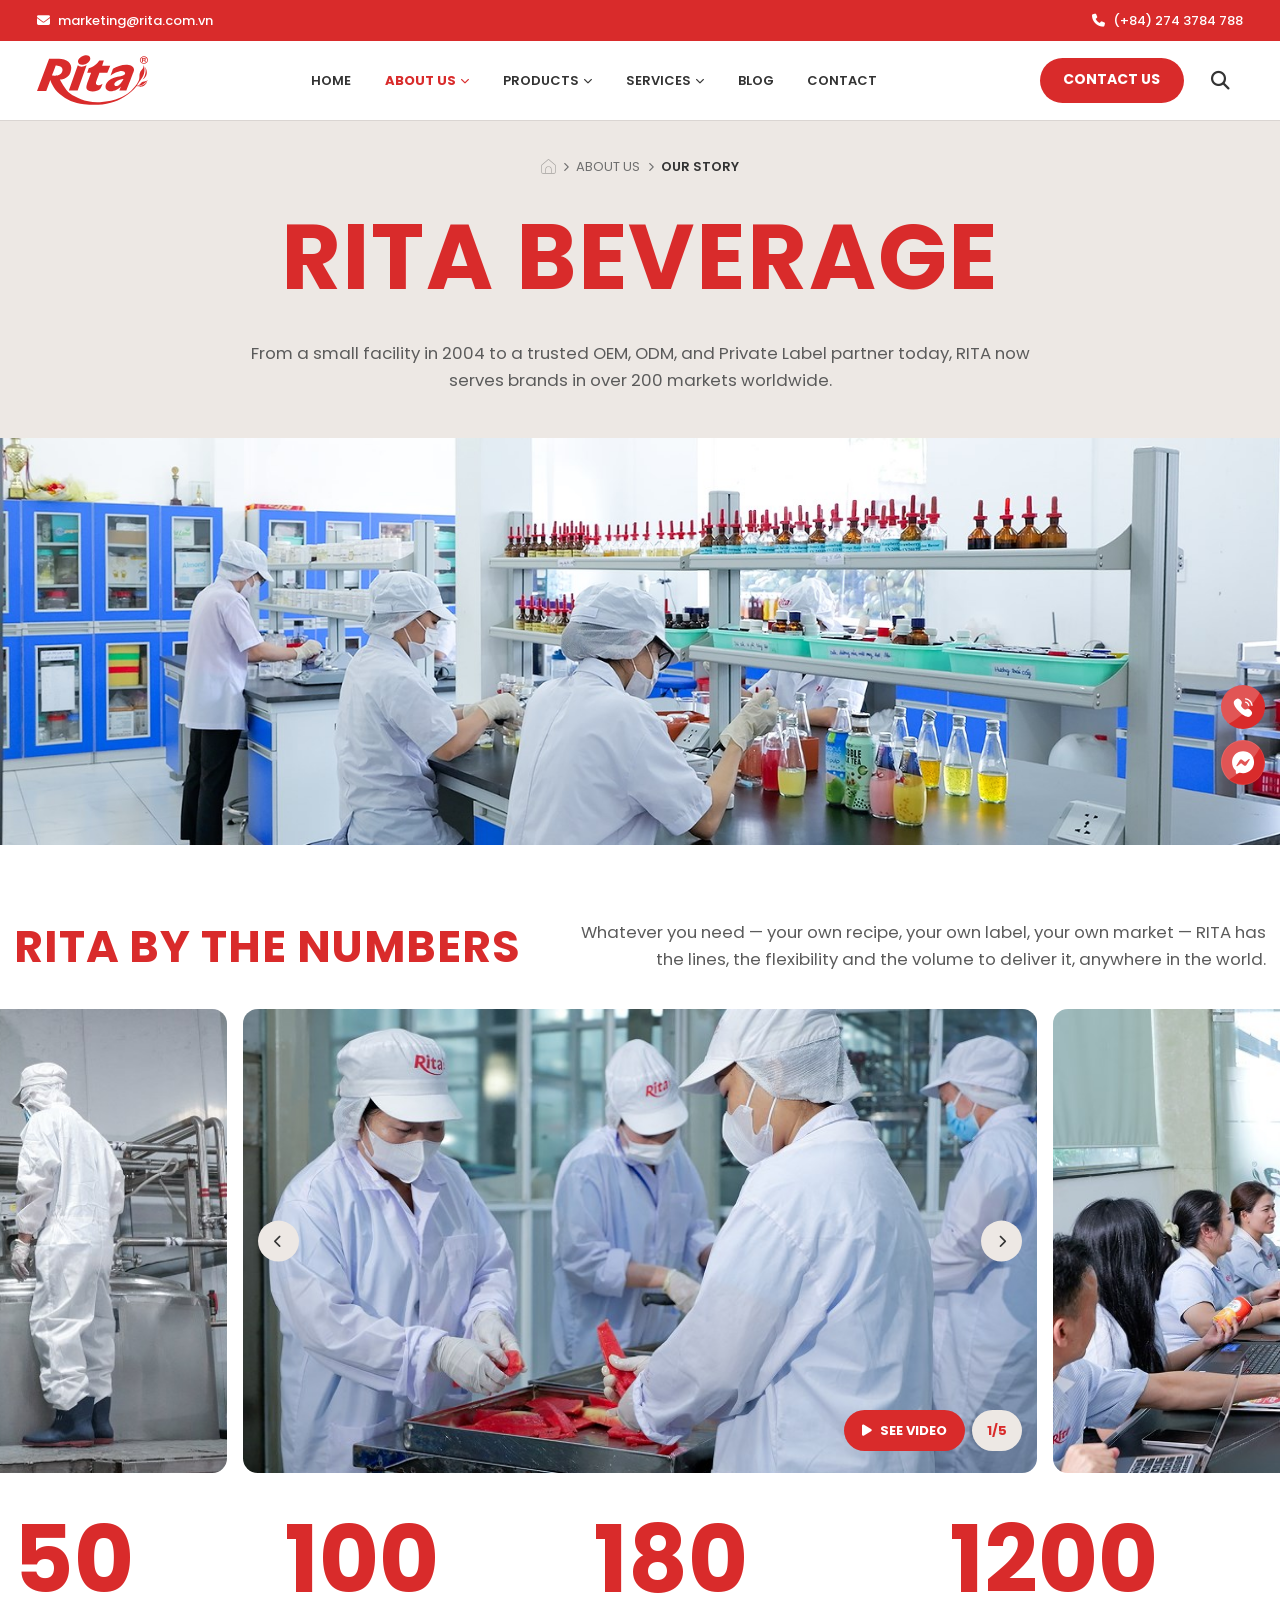
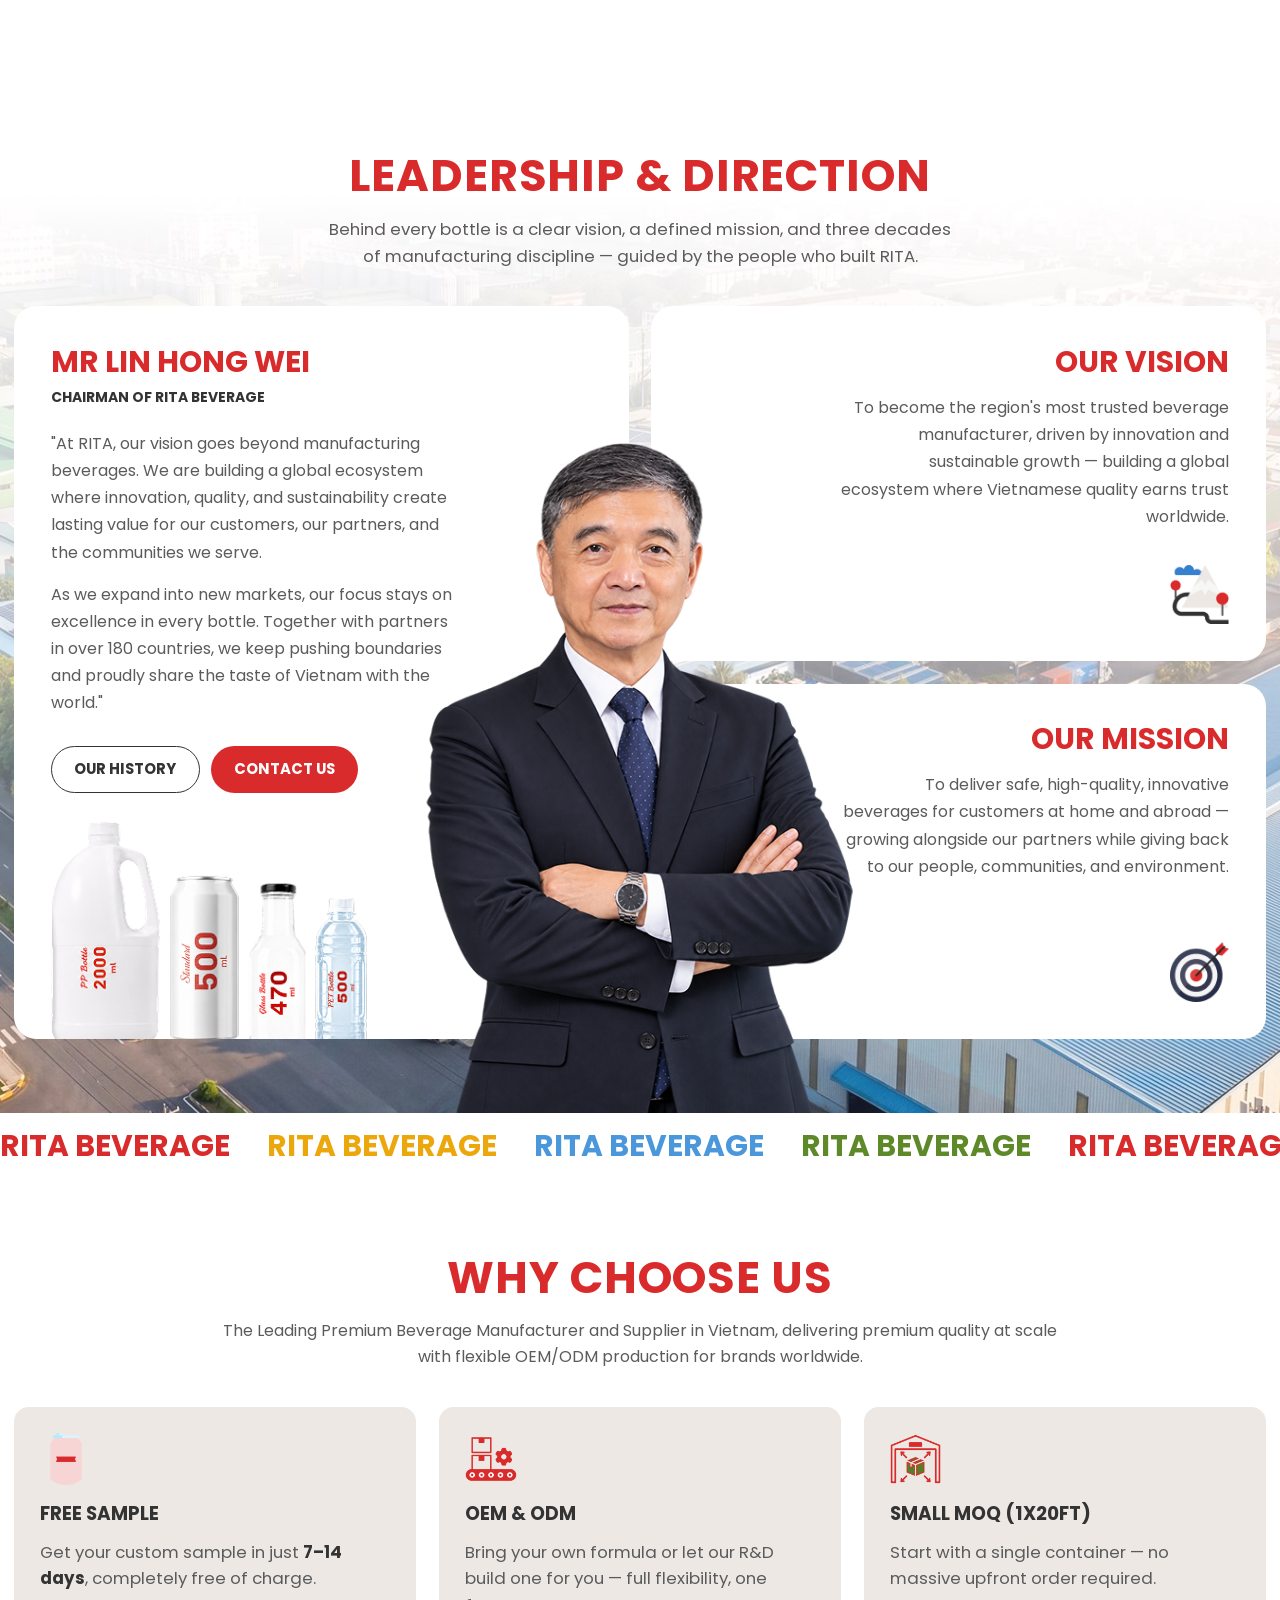
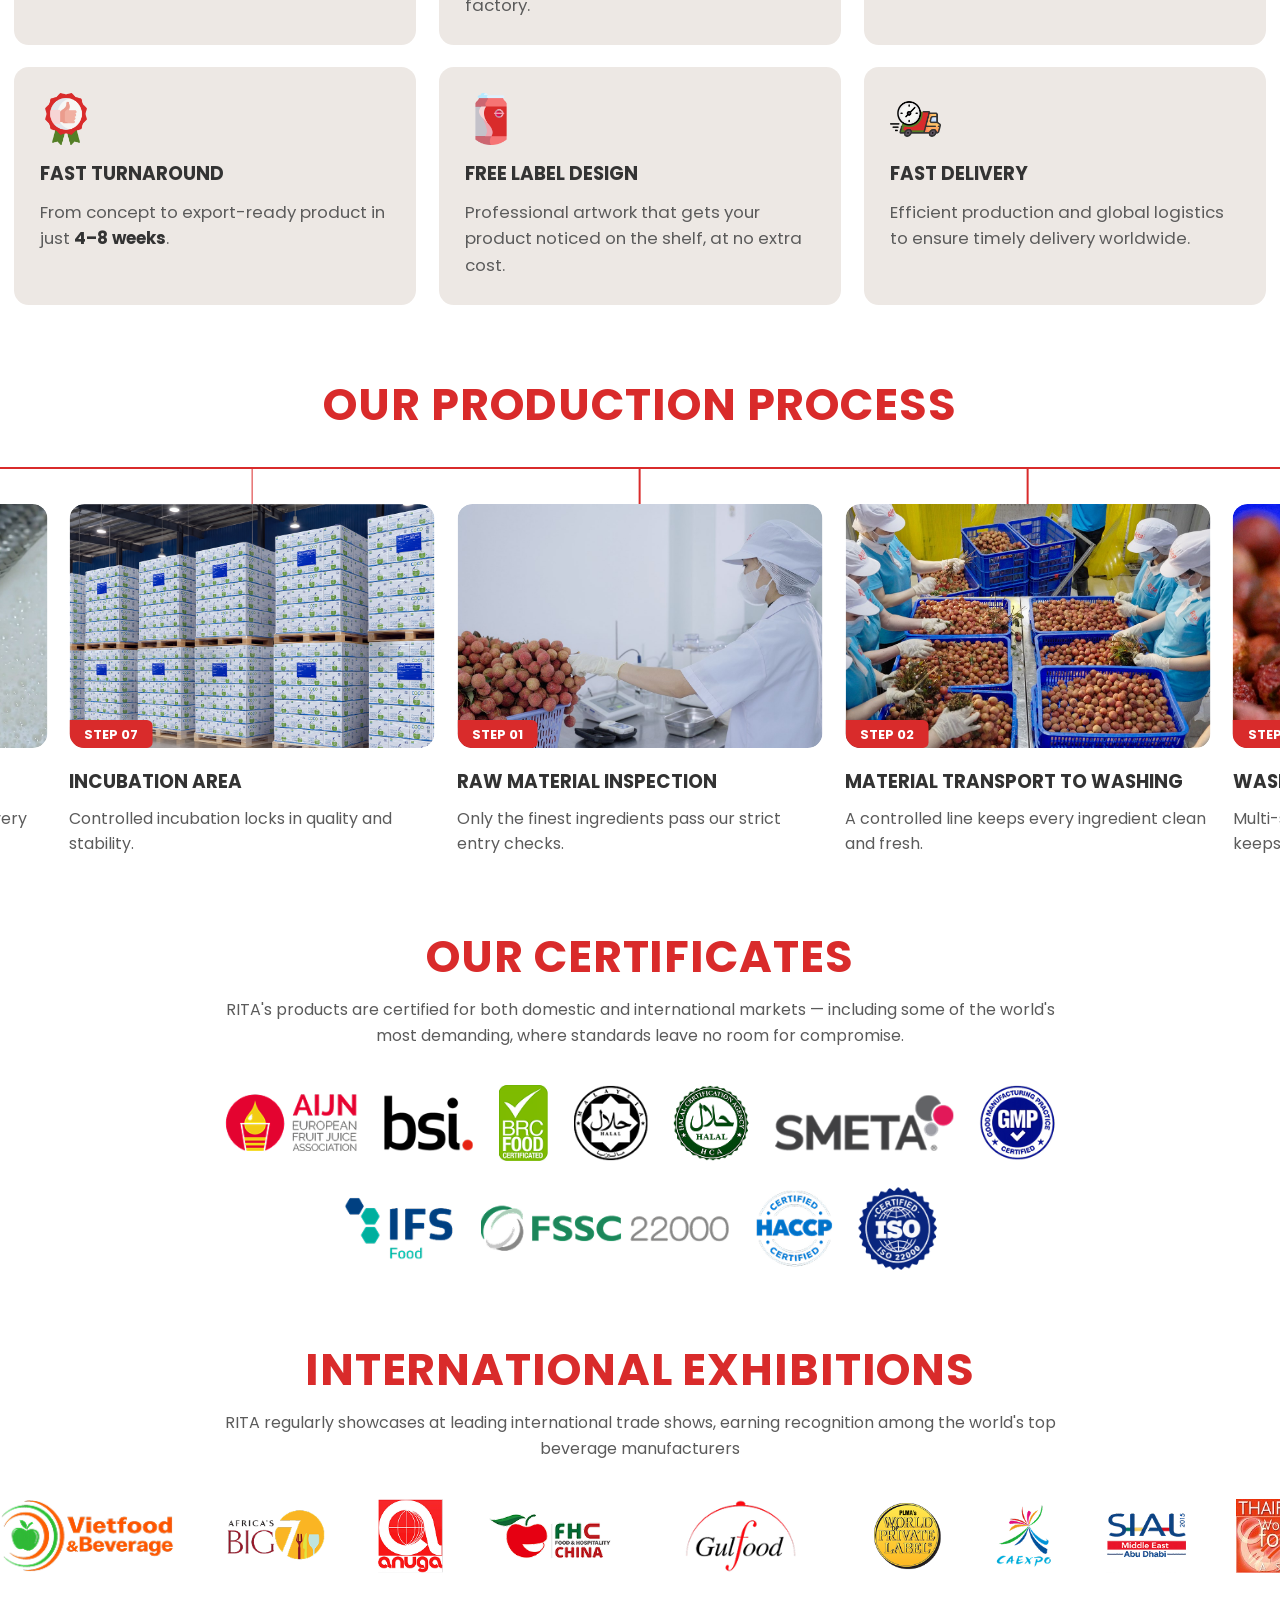
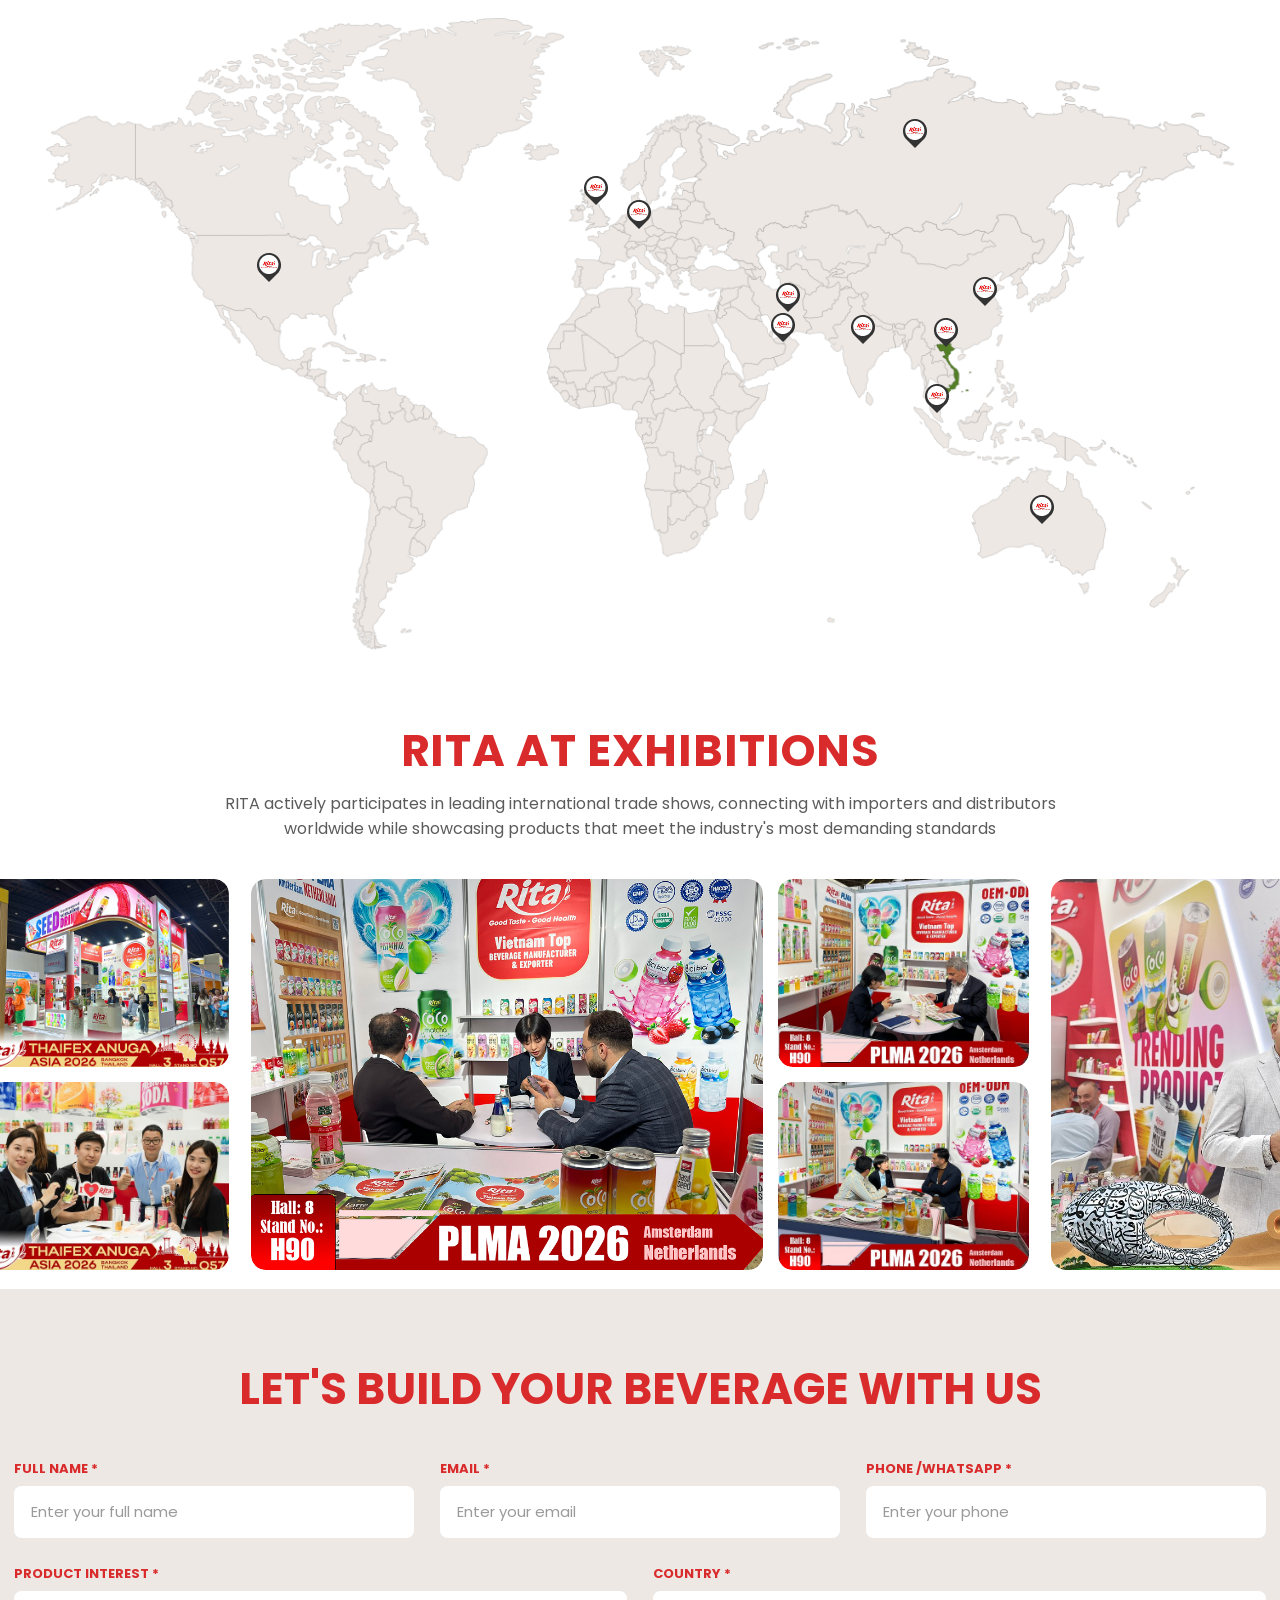
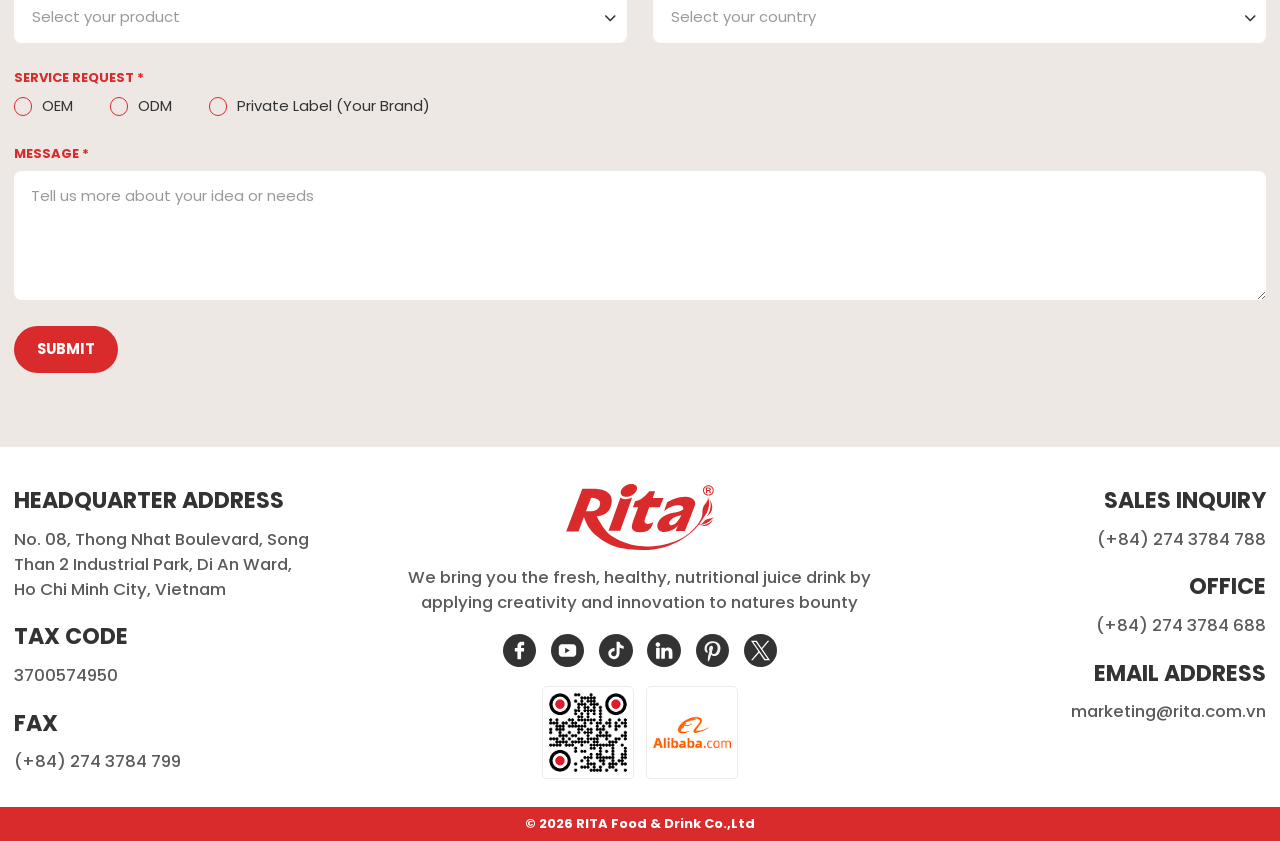
<file: our-story.html>
<!DOCTYPE html>
<html lang="en">

<head>
  <meta charset="utf-8">
  <title>Our Story — RITA Beverage</title>
  <meta name="description"
    content="From a small facility in 2004 to a trusted OEM, ODM, and Private Label partner today, RITA now serves brands in over 200 markets worldwide.">
  <meta name="keywords" content="RITA, beverage, Vietnam, our story, history, OEM, ODM, private label">
  <meta name="robots" content="index, follow">
  <meta name="viewport" content="width=device-width, initial-scale=1.0, maximum-scale=1.0">
  <meta http-equiv="X-UA-Compatible" content="IE=edge">
  <link rel="stylesheet" href="./css/style.css">
</head>

<body>
  <header class="hd default">
    <div class="hd-top">
      <div class="hd-top__inner">
        <a class="hd-top__mail" href="mailto:marketing@rita.com.vn"><i class="fas fa-envelope"></i><span>marketing@rita.com.vn</span></a>
        <p class="hd-top__msg"><span class="dot"></span>THE LEADING IN BEVERAGE MANUFACTURING FROM VIET NAM<span class="dot"></span></p>
        <a class="hd-top__tel" href="tel:+842743784788"><i class="fas fa-phone"></i><span>(+84) 274 3784 788</span></a>
      </div>
    </div>
    <div class="hd-bar">
        <div class="hd-main">
          <div class="hd-logo"><a class="custom-logo-link" href="./index.html" aria-label="RITA"><span class="hd-logo__mark"></span></a></div>
          <div class="hd-nav">
            <div class="menu-nav">
              <ul class="menu-list">
                <li class="menu-item"><a class="menu-link" href="./index.html">HOME</a></li>
                <li class="menu-item mega current-menu-item" data-mega="about"><a class="menu-link active" href="./our-story.html">ABOUT US<i class="fas fa-chevron-down"></i></a></li>
                <li class="menu-item mega" data-mega="products"><a class="menu-link" href="./products.html">PRODUCTS<i class="fas fa-chevron-down"></i></a></li>
                <li class="menu-item mega" data-mega="services"><a class="menu-link" href="./oem-service.html">SERVICES<i class="fas fa-chevron-down"></i></a></li>
                <li class="menu-item"><a class="menu-link" href="./blog.html">BLOG</a></li>
                <li class="menu-item"><a class="menu-link" href="./contact.html">CONTACT</a></li>
              </ul>
            </div>
          </div>
          <div class="hd-right">
            <div class="btn-box"><a class="btn pri" href="./contact.html"><span class="txt"><span
                    class="txt-inner">CONTACT US</span></span></a></div>
            <div class="hd-sbtn srchOpenJS"><i class="fas fa-search"></i></div>
            <div class="burger">
              <div class="hamburger" id="hamburger">
                <svg class="ham" viewbox="0 0 100 100" width="48">
                  <path class="line top"
                    d="m 30,33 h 40 c 0,0 9.044436,-0.654587 9.044436,-8.508902 0,-7.854315 -8.024349,-11.958003 -14.89975,-10.85914 -6.875401,1.098863 -13.637059,4.171617 -13.637059,16.368042 v 40">
                  </path>
                  <path class="line middle" d="m 30,50 h 40"></path>
                  <path class="line bottom"
                    d="m 30,67 h 40 c 12.796276,0 15.357889,-11.717785 15.357889,-26.851538 0,-15.133752 -4.786586,-27.274118 -16.667516,-27.274118 -11.88093,0 -18.499247,6.994427 -18.435284,17.125656 l 0.252538,40">
                  </path>
                </svg>
              </div>
            </div>
          </div>
        </div>
        <div class="hd-search">
          <form action="">
            <i class="fas fa-search"></i>
            <input type="text" placeholder="Search..." />
          </form>
          <div class="hd-sbtn srchCloseJS"><i class="fas fa-times"></i></div>
        </div>
        <div class="hd-mega">
          <div class="hd-mega__wrap">
            <div class="hd-mega__inner">
              <div class="hd-mega__panel" data-mega-panel="about">
                <div class="hd-mega__intro">
                  <div class="hd-mega__thumb"><img src="./assets/images/profile.jpg" alt="About Us" loading="lazy" /></div>
                  <div class="hd-mega__intro-foot">
                    <div class="hd-mega__intro-text">
                      <p class="hd-mega__intro-title">About Us</p>
                      <p class="hd-mega__intro-desc">RITA has been crafting and exporting premium beverages from Vietnam for over 20 years. Explore our story, certifications and milestones.</p>
                    </div>
                    <div class="btn-box"><a class="btn pri" href="./our-story.html"><span class="txt"><span class="txt-inner">Learn More</span></span></a></div>
                  </div>
                </div>
                <div class="hd-mega__menu">
                  <ul class="hd-mega__list">
                    <li class="hd-mega__item"><a class="hd-mega__link" href="./our-story.html">Our Story</a></li>
                    <li class="hd-mega__item"><a class="hd-mega__link" href="./our-certificates.html">Our Certificates</a></li>
                    <li class="hd-mega__item"><a class="hd-mega__link" href="./our-activities.html">Our Activities</a></li>
                    <li class="hd-mega__item"><a class="hd-mega__link" href="./our-history.html">Our History</a></li>
                    <li class="hd-mega__item"><a class="hd-mega__link" href="./our-brands.html">Our Brands</a></li>
                  </ul>
                </div>
              </div>
              <div class="hd-mega__panel" data-mega-panel="products">
                <div class="hd-mega__intro">
                  <div class="hd-mega__thumb"><img src="./assets/images/supermarket.jpg" alt="Products" loading="lazy" /></div>
                  <div class="hd-mega__intro-foot">
                    <div class="hd-mega__intro-text">
                      <p class="hd-mega__intro-title">Products</p>
                      <p class="hd-mega__intro-desc">From tropical juices to functional drinks, worldwide. We craft, bottle and deliver every product with care, consistency and industry-leading quality standards.</p>
                    </div>
                    <div class="btn-box"><a class="btn pri" href="./products.html"><span class="txt"><span class="txt-inner">Learn More</span></span></a></div>
                  </div>
                </div>
                <div class="hd-mega__menu">
                  <ul class="hd-mega__list">
                    <li class="hd-mega__item"><a class="hd-mega__link" href="./products-fruit-juice.html">Fruit Juice</a></li>
                    <li class="hd-mega__item"><a class="hd-mega__link" href="./products-aloe-vera.html">Aloe Vera</a></li>
                    <li class="hd-mega__item"><a class="hd-mega__link" href="./products-coconut-water.html">Coconut Water</a></li>
                    <li class="hd-mega__item"><a class="hd-mega__link" href="./products-milk-drinks.html">Milk Drinks</a></li>
                    <li class="hd-mega__item"><a class="hd-mega__link" href="./products-soft-drinks.html">Soft Drinks</a></li>
                    <li class="hd-mega__item"><a class="hd-mega__link" href="./products-coffee-drinks.html">Coffee Drinks</a></li>
                    <li class="hd-mega__item"><a class="hd-mega__link" href="./products-sparkling-drinks.html">Sparkling Drinks</a></li>
                    <li class="hd-mega__item"><a class="hd-mega__link" href="./products-energy-drinks.html">Energy Drinks</a></li>
                    <li class="hd-mega__item"><a class="hd-mega__link" href="./products-tea-drinks.html">Tea Drinks</a></li>
                  </ul>
                </div>
              </div>
              <div class="hd-mega__panel" data-mega-panel="services">
                <div class="hd-mega__intro">
                  <div class="hd-mega__thumb"><img src="./assets/images/meeting.png" alt="Services" loading="lazy" /></div>
                  <div class="hd-mega__intro-foot">
                    <div class="hd-mega__intro-text">
                      <p class="hd-mega__intro-title">Services</p>
                      <p class="hd-mega__intro-desc">OEM/ODM manufacturing tailored to your brand. From formulation and recipe development to private label production and packaging, we handle it all.</p>
                    </div>
                    <div class="btn-box"><a class="btn pri" href="./oem-service.html"><span class="txt"><span class="txt-inner">Learn More</span></span></a></div>
                  </div>
                </div>
                <div class="hd-mega__menu">
                  <ul class="hd-mega__list">
                    <li class="hd-mega__item"><a class="hd-mega__link" href="./oem-service.html">OEM Service</a></li>
                    <li class="hd-mega__item"><a class="hd-mega__link" href="./odm-service.html">ODM Service</a></li>
                  </ul>
                </div>
              </div>
            </div>
          </div>
        </div>
      </div>
    <div class="hd-overlay"></div>
    <div class="mobile-overlay"></div>
    <div class="mobile">
      <div class="mobile-con">
        <div class="mobile-wr">
          <div class="mobile-nav">
            <div class="menu-nav">
              <ul class="menu-list">
                <li class="menu-item"><a class="menu-link" href="./index.html">HOME</a></li>
                <li class="menu-item has-sub current-menu-item"><a class="menu-link active mobileSubJS" href="./our-story.html"
                    data-sub="about">ABOUT US<i class="fas fa-chevron-right"></i></a></li>
                <li class="menu-item has-sub"><a class="menu-link mobileSubJS" href="./products.html"
                    data-sub="products">PRODUCTS<i class="fas fa-chevron-right"></i></a></li>
                <li class="menu-item has-sub"><a class="menu-link mobileSubJS" href="./oem-service.html" data-sub="services">SERVICES<i class="fas fa-chevron-right"></i></a></li>
                <li class="menu-item"><a class="menu-link" href="./blog.html">BLOG</a></li>
                <li class="menu-item"><a class="menu-link" href="./contact.html">CONTACT</a></li>
              </ul>
            </div>
            <div class="mobile-content">
              <div class="social">
                <div class="social-list"> <a class="social-link" href="#"><i class="fab fa-tiktok"></i></a><a
                    class="social-link" href="#"><i class="fab fa-facebook-f"></i></a><a class="social-link"
                    href="#"><i class="fab fa-youtube"></i></a><a class="social-link" href="#"><i
                      class="fab fa-linkedin-in"></i></a></div>
              </div>
            </div>
          </div>
        </div>
      </div>
      <div class="mobile-sub" data-sub-panel="about">
        <div class="mobile-sub__intro">
          <div class="mobile-sub__head mobileBackJS"><i class="fas fa-chevron-left"></i><span
              class="mobile-sub__title t-32">ABOUT US</span></div>
          <div class="mobile-sub__thumb"><img src="./assets/images/profile.jpg" alt="About Us" loading="lazy" /></div>
          <p class="mobile-sub__desc">RITA has been crafting and exporting premium beverages from Vietnam for over 20 years. Explore our story, certifications and milestones.</p>
          <div class="btn-box"><a class="btn third" href="./our-story.html"><span class="txt"><span
                  class="txt-inner">LEARN MORE</span></span></a></div>
        </div>
        <ul class="mobile-sub__list">
          <li><a href="./our-story.html">OUR STORY</a></li>
          <li><a href="./our-certificates.html">OUR CERTIFICATES</a></li>
          <li><a href="./our-activities.html">OUR ACTIVITIES</a></li>
          <li><a href="./our-history.html">OUR HISTORY</a></li>
          <li><a href="./our-brands.html">OUR BRANDS</a></li>
        </ul>
      </div>
      <div class="mobile-sub" data-sub-panel="products">
        <div class="mobile-sub__intro">
          <div class="mobile-sub__head mobileBackJS"><i class="fas fa-chevron-left"></i><span
              class="mobile-sub__title t-32">PRODUCTS</span></div>
          <div class="mobile-sub__thumb"><img src="./assets/images/supermarket.jpg" alt="Products" loading="lazy" /></div>
          <p class="mobile-sub__desc">From tropical juices to functional drinks, worldwide. We craft, bottle and deliver every product with care, consistency and industry-leading quality standards.</p>
          <div class="btn-box"><a class="btn third" href="./products.html"><span class="txt"><span
                  class="txt-inner">LEARN MORE</span></span></a></div>
        </div>
        <ul class="mobile-sub__list">
          <li><a href="./products-fruit-juice.html">FRUIT JUICE</a></li>
          <li><a href="./products-aloe-vera.html">ALOE VERA</a></li>
          <li><a href="./products-coconut-water.html">COCONUT WATER</a></li>
          <li><a href="./products-milk-drinks.html">MILK DRINKS</a></li>
          <li><a href="./products-soft-drinks.html">SOFT DRINKS</a></li>
          <li><a href="./products-coffee-drinks.html">COFFEE DRINKS</a></li>
          <li><a href="./products-sparkling-drinks.html">SPARKLING DRINKS</a></li>
          <li><a href="./products-energy-drinks.html">ENERGY DRINKS</a></li>
          <li><a href="./products-tea-drinks.html">TEA DRINKS</a></li>
        </ul>
      </div>
      <div class="mobile-sub" data-sub-panel="services">
        <div class="mobile-sub__intro">
          <div class="mobile-sub__head mobileBackJS"><i class="fas fa-chevron-left"></i><span
              class="mobile-sub__title t-32">SERVICES</span></div>
          <div class="mobile-sub__thumb"><img src="./assets/images/meeting.png" alt="Services" loading="lazy" /></div>
          <p class="mobile-sub__desc">OEM/ODM manufacturing tailored to your brand. From formulation and recipe development to private label production and packaging, we handle it all.</p>
          <div class="btn-box"><a class="btn third" href="./oem-service.html"><span class="txt"><span
                  class="txt-inner">LEARN MORE</span></span></a></div>
        </div>
        <ul class="mobile-sub__list">
          <li><a href="./oem-service.html">OEM SERVICE</a></li>
          <li><a href="./odm-service.html">ODM SERVICE</a></li>
        </ul>
      </div>
    </div>
  </header>

  <main class="main pd-top-full">
    <section class="page-banner">
      <div class="container page-banner__inner">
        <nav class="breadcrumb" aria-label="Breadcrumb">
          <ol class="breadcrumb-list">
            <li class="breadcrumb-item"><a href="./index.html"><img class="breadcrumb-icon" src="./assets/images/ic-home.svg" alt="Home" loading="eager" /></a></li>
            <li class="breadcrumb-sep"><i class="fas fa-chevron-right"></i></li>
            <li class="breadcrumb-item">About Us</li>
            <li class="breadcrumb-sep"><i class="fas fa-chevron-right"></i></li>
            <li class="breadcrumb-item breadcrumb-item--current">Our Story</li>
          </ol>
        </nav>
        <h1 class="page-banner__title t-98">RITA BEVERAGE</h1>
        <p class="page-banner__desc t-18">From a small facility in 2004 to a trusted OEM, ODM, and Private Label partner today, RITA now serves brands in over 200 markets worldwide.</p>
      </div>
      <div class="page-banner__img"><img src="./assets/images/banner-abus.jpg" alt="RITA Beverage R&amp;D laboratory" loading="eager" /></div>
    </section>

    <section class="stats-num ss-pd">
      <div class="container">
        <div class="sec-head sec-head--split">
          <h2 class="sec-head__title t-48">RITA BY THE NUMBERS</h2>
          <p class="sec-head__desc t-18">Whatever you need &mdash; your own recipe, your own label, your own market &mdash; RITA has the lines, the flexibility and the volume to deliver it, anywhere in the world.</p>
        </div>
      </div>

      <div class="proven-gallery">
        <div class="swiper">
          <div class="swiper-wrapper">
            <div class="swiper-slide"><a class="proven-gallery__item" href="./assets/images/number-1.jpg" data-fancybox="rita-numbers"><img src="./assets/images/number-1.jpg" alt="RITA staff processing fresh fruit for juice production" loading="lazy" /></a></div>
            <div class="swiper-slide"><a class="proven-gallery__item" href="./assets/images/number-2.jpg" data-fancybox="rita-numbers"><img src="./assets/images/number-2.jpg" alt="RITA team reviewing product development in a meeting room" loading="lazy" /></a></div>
            <div class="swiper-slide"><a class="proven-gallery__item" href="./assets/images/number-3.jpg" data-fancybox="rita-numbers"><img src="./assets/images/number-3.jpg" alt="International partners touring RITA's production warehouse" loading="lazy" /></a></div>
            <div class="swiper-slide"><a class="proven-gallery__item" href="./assets/images/number-4.jpg" data-fancybox="rita-numbers"><img src="./assets/images/number-4.jpg" alt="Canning line filling RITA beverage cans" loading="lazy" /></a></div>
            <div class="swiper-slide"><a class="proven-gallery__item" href="./assets/images/number-5.jpg" data-fancybox="rita-numbers"><img src="./assets/images/number-5.jpg" alt="RITA technician monitoring production tanks in cleanroom gear" loading="lazy" /></a></div>
          </div>
        </div>
        <div class="proven-gallery__overlay">
          <div class="swiper-control-btn swiper-prev provenPrevJS"><i class="fas fa-chevron-left"></i></div>
          <div class="swiper-control-btn swiper-next provenNextJS"><i class="fas fa-chevron-right"></i></div>
          <div class="proven-gallery__actions">
            <a class="proven-gallery__video" href="https://youtu.be/svy017zkCwU" data-fancybox="rita-story"><i class="fas fa-play"></i><span>See Video</span></a>
            <div class="swiper-pagination proven-gallery__count"></div>
          </div>
        </div>
      </div>

      <div class="container">
        <div class="stat-row stat-row--side">
          <div class="stat">
            <p class="stat__num"><span data-count="50">0</span><span class="stat__unit">+</span></p>
            <p class="stat__label">Product<br>Lines</p>
          </div>
          <div class="stat">
            <p class="stat__num"><span data-count="100">0</span><span class="stat__unit stat__unit--percent">%</span></p>
            <p class="stat__label">OEM/ODM<br>Flexible</p>
          </div>
          <div class="stat">
            <p class="stat__num"><span data-count="180">0</span><span class="stat__unit">+</span></p>
            <p class="stat__label">Countries and<br>Territories</p>
          </div>
          <div class="stat">
            <p class="stat__num"><span data-count="1200">0</span><span class="stat__unit">+</span></p>
            <p class="stat__label">Containers<br>per Month</p>
          </div>
        </div>
      </div>
    </section>

    <section class="leader">
      <div class="leader__main ss-pd">
        <div class="container">
          <div class="sec-head">
            <h2 class="sec-head__title t-48">Leadership &amp; Direction</h2>
            <p class="sec-head__desc t-18">Behind every bottle is a clear vision, a defined mission, and three decades of manufacturing discipline &mdash; guided by the people who built RITA.</p>
          </div>

          <div class="leader__grid" id="leaderPanel">
            <button class="leader__close" id="leaderClose" type="button" aria-label="Close message"><i class="fas fa-times"></i></button>
            <div class="leader__msg">
              <div class="leader__msg-inner">
                <p class="leader__name t-32">Mr Lin Hong Wei</p>
                <p class="leader__role">Chairman of RITA Beverage</p>
                <p class="leader__quote">"At RITA, our vision goes beyond manufacturing beverages. We are building a global ecosystem where innovation, quality, and sustainability create lasting value for our customers, our partners, and the communities we serve.</p>
                <p class="leader__quote">As we expand into new markets, our focus stays on excellence in every bottle. Together with partners in over 180 countries, we keep pushing boundaries and proudly share the taste of Vietnam with the world."</p>
                <div class="leader__actions">
                  <div class="btn-box"><a class="btn third" href="#"><span class="txt"><span class="txt-inner">Our History</span></span></a></div>
                  <div class="btn-box"><a class="btn pri" href="./contact.html"><span class="txt"><span class="txt-inner">Contact Us</span></span></a></div>
                </div>
              </div>
              <div class="leader__decor"><img src="./assets/images/ceo-packaging.png" alt="RITA packaging formats" loading="lazy" /></div>
            </div>

            <div class="leader__aside">
              <div class="leader__card">
                <p class="leader__card-title t-32">Our Vision</p>
                <p class="leader__card-desc">To become the region's most trusted beverage manufacturer, driven by innovation and sustainable growth &mdash; building a global ecosystem where Vietnamese quality earns trust worldwide.</p>
                <div class="leader__card-icon"><img src="./assets/images/ic-vision.png" alt="" loading="lazy" /></div>
              </div>
              <div class="leader__card">
                <p class="leader__card-title t-32">Our Mission</p>
                <p class="leader__card-desc">To deliver safe, high-quality, innovative beverages for customers at home and abroad &mdash; growing alongside our partners while giving back to our people, communities, and environment.</p>
                <div class="leader__card-icon"><img src="./assets/images/ic-target.png" alt="" loading="lazy" /></div>
              </div>
            </div>
          </div>
        </div>

        <div class="leader__ceo"><img src="./assets/images/ceo.png" alt="Mr Lin Hong Wei, Chairman of RITA Beverage" loading="lazy" /></div>

        <div class="leader__cta">
          <div class="btn-box"><button class="btn third leaderOpenJS" id="leaderOpen" type="button"><span class="txt"><span class="txt-inner">Our Message</span></span></button></div>
          <div class="btn-box"><a class="btn pri" href="#lead-form"><span class="txt"><span class="txt-inner">Contact Us</span></span></a></div>
        </div>
      </div>

      <div class="leader-mq">
        <div class="leader-mq__track">
          <span class="leader-mq__item">RITA Beverage</span>
          <span class="leader-mq__item">RITA Beverage</span>
          <span class="leader-mq__item">RITA Beverage</span>
          <span class="leader-mq__item">RITA Beverage</span>
          <span class="leader-mq__item">RITA Beverage</span>
          <span class="leader-mq__item">RITA Beverage</span>
          <span class="leader-mq__item">RITA Beverage</span>
          <span class="leader-mq__item">RITA Beverage</span>
          <span class="leader-mq__item">RITA Beverage</span>
          <span class="leader-mq__item">RITA Beverage</span>
          <span class="leader-mq__item">RITA Beverage</span>
          <span class="leader-mq__item">RITA Beverage</span>
          <span class="leader-mq__item">RITA Beverage</span>
          <span class="leader-mq__item">RITA Beverage</span>
          <span class="leader-mq__item">RITA Beverage</span>
          <span class="leader-mq__item">RITA Beverage</span>
        </div>
      </div>
    </section>

    <section class="why ss-pd pd-bot-0">
      <div class="container">
        <div class="sec-head">
          <h2 class="sec-head__title t-48">WHY CHOOSE US</h2>
          <p class="sec-head__desc">The Leading Premium Beverage Manufacturer and Supplier in Vietnam, delivering premium quality at scale with flexible OEM/ODM production for brands worldwide.</p>
        </div>
        <div class="why__grid">
          <div class="why__page">
          <div class="why-card">
            <div class="why-card__icon"><img src="./assets/images/ic-free-sample.png" alt="Free Sample" loading="lazy" /></div>
            <h3 class="why-card__title t-20">Free Sample</h3>
            <p class="why-card__desc t-18">Get your custom sample in just <strong>7&ndash;14 days</strong>, completely free of charge.</p>
          </div>
          <div class="why-card">
            <div class="why-card__icon"><img src="./assets/images/ic-oem-odm.png" alt="OEM & ODM" loading="lazy" /></div>
            <h3 class="why-card__title t-20">OEM &amp; ODM</h3>
            <p class="why-card__desc t-18">Bring your own formula or let our R&amp;D build one for you &mdash; full flexibility, one factory.</p>
          </div>
          </div>
          <div class="why__page">
          <div class="why-card">
            <div class="why-card__icon"><img src="./assets/images/ic-moq.png" alt="Small MOQ" loading="lazy" /></div>
            <h3 class="why-card__title t-20">Small MOQ (1x20ft)</h3>
            <p class="why-card__desc t-18">Start with a single container &mdash; no massive upfront order required.</p>
          </div>
          <div class="why-card">
            <div class="why-card__icon"><img src="./assets/images/ic-quality.png" alt="Fast Turnaround" loading="lazy" /></div>
            <h3 class="why-card__title t-20">Fast Turnaround</h3>
            <p class="why-card__desc t-18">From concept to export-ready product in just <strong>4&ndash;8 weeks</strong>.</p>
          </div>
          </div>
          <div class="why__page">
          <div class="why-card">
            <div class="why-card__icon"><img src="./assets/images/ic-free-label-desgin.png" alt="Free Label Design" loading="lazy" /></div>
            <h3 class="why-card__title t-20">Free Label Design</h3>
            <p class="why-card__desc t-18">Professional artwork that gets your product noticed on the shelf, at no extra cost.</p>
          </div>
          <div class="why-card">
            <div class="why-card__icon"><img src="./assets/images/ic-fast-delivery.png" alt="Fast Delivery" loading="lazy" /></div>
            <h3 class="why-card__title t-20">Fast Delivery</h3>
            <p class="why-card__desc t-18">Efficient production and global logistics to ensure timely delivery worldwide.</p>
          </div>
          </div>
        </div>
      </div>
    </section>

    <section class="process ss-pd pd-bot-0">
      <div class="container">
        <div class="sec-head">
          <h2 class="sec-head__title t-48">Our Production Process</h2>
        </div>
      </div>

      <div class="process__slider">
        <div class="swiper">
          <div class="swiper-wrapper row">
            <div class="swiper-slide col">
              <div class="process-card">
                <div class="process-card__thumb">
                  <img src="./assets/images/process-1.jpg" alt="Raw material inspection" loading="lazy" />
                  <span class="process-card__step">Step 01</span>
                </div>
                <h3 class="process-card__title t-20">Raw Material Inspection</h3>
                <p class="process-card__desc">Only the finest ingredients pass our strict entry checks.</p>
              </div>
            </div>
            <div class="swiper-slide col">
              <div class="process-card">
                <div class="process-card__thumb">
                  <img src="./assets/images/process-2.jpg" alt="Material transport to washing" loading="lazy" />
                  <span class="process-card__step">Step 02</span>
                </div>
                <h3 class="process-card__title t-20">Material Transport to Washing</h3>
                <p class="process-card__desc">A controlled line keeps every ingredient clean and fresh.</p>
              </div>
            </div>
            <div class="swiper-slide col">
              <div class="process-card">
                <div class="process-card__thumb">
                  <img src="./assets/images/process-3.jpg" alt="Washing raw material" loading="lazy" />
                  <span class="process-card__step">Step 03</span>
                </div>
                <h3 class="process-card__title t-20">Washing Raw Material</h3>
                <p class="process-card__desc">Multi-stage washing removes impurities, keeps natural flavor.</p>
              </div>
            </div>
            <div class="swiper-slide col">
              <div class="process-card">
                <div class="process-card__thumb">
                  <img src="./assets/images/process-4.jpg" alt="Changing area" loading="lazy" />
                  <span class="process-card__step">Step 04</span>
                </div>
                <h3 class="process-card__title t-20">Changing Area</h3>
                <p class="process-card__desc">Hygiene gates prepare every team member for production.</p>
              </div>
            </div>
            <div class="swiper-slide col">
              <div class="process-card">
                <div class="process-card__thumb">
                  <img src="./assets/images/process-5.jpg" alt="Preliminary processing room" loading="lazy" />
                  <span class="process-card__step">Step 05</span>
                </div>
                <h3 class="process-card__title t-20">Preliminary Processing Room</h3>
                <p class="process-card__desc">Ingredients are prepped to production-ready standards.</p>
              </div>
            </div>
            <div class="swiper-slide col">
              <div class="process-card">
                <div class="process-card__thumb">
                  <img src="./assets/images/process-6.jpg" alt="Filter conveyor" loading="lazy" />
                  <span class="process-card__step">Step 06</span>
                </div>
                <h3 class="process-card__title t-20">Filter Conveyor</h3>
                <p class="process-card__desc">Continuous filtering protects purity at every transfer.</p>
              </div>
            </div>
            <div class="swiper-slide col">
              <div class="process-card">
                <div class="process-card__thumb">
                  <img src="./assets/images/process-7.png" alt="Incubation area" loading="lazy" />
                  <span class="process-card__step">Step 07</span>
                </div>
                <h3 class="process-card__title t-20">Incubation Area</h3>
                <p class="process-card__desc">Controlled incubation locks in quality and stability.</p>
              </div>
            </div>
          </div>
        </div>
      </div>
    </section>
    <section class="certi ss-pd pd-bot-0">
      <div class="container">
        <div class="sec-head">
          <h2 class="sec-head__title t-48">OUR CERTIFICATES</h2>
          <p class="sec-head__desc">RITA's products are certified for both domestic and international markets &mdash; including some of the world's most demanding, where standards leave no room for compromise.</p>
        </div>
        <div class="certi__img"><img src="./assets/images/cef-overview.png" alt="RITA certificates" loading="lazy" /></div>
      </div>
    </section>

    <section class="exhi ss-pd pd-bot-0">
      <div class="container">
        <div class="sec-head">
          <h2 class="sec-head__title t-48">INTERNATIONAL EXHIBITIONS</h2>
          <p class="sec-head__desc">RITA regularly showcases at leading international trade shows, earning recognition among the world's top beverage manufacturers</p>
        </div>
      </div>
      <div class="exhi__logos">
        <div class="exhi__logos-track">
          <img src="./assets/images/exhi-vietfood.png" alt="Vietfood &amp; Beverage" loading="lazy" />
          <img src="./assets/images/exhi-africa-big.png" alt="Africa's Big 7" loading="lazy" />
          <img src="./assets/images/exhi-anuga.png" alt="Anuga" loading="lazy" />
          <img src="./assets/images/exhi-fhc-china.png" alt="FHC China" loading="lazy" />
          <img src="./assets/images/exhi-gulfood.png" alt="Gulfood" loading="lazy" />
          <img src="./assets/images/exhi-pmla.png" alt="PLMA World of Private Label" loading="lazy" />
          <img src="./assets/images/exhi-caexpo.png" alt="CAEXPO" loading="lazy" />
          <img src="./assets/images/exhi-sial.png" alt="SIAL Middle East" loading="lazy" />
          <img src="./assets/images/exhi-thaifex.jpg" alt="THAIFEX" loading="lazy" />
          <img src="./assets/images/exhi-sfa.png" alt="SFA" loading="lazy" />
          <img src="./assets/images/exhi-vietfood.png" alt="" loading="lazy" aria-hidden="true" />
          <img src="./assets/images/exhi-africa-big.png" alt="" loading="lazy" aria-hidden="true" />
          <img src="./assets/images/exhi-anuga.png" alt="" loading="lazy" aria-hidden="true" />
          <img src="./assets/images/exhi-fhc-china.png" alt="" loading="lazy" aria-hidden="true" />
          <img src="./assets/images/exhi-gulfood.png" alt="" loading="lazy" aria-hidden="true" />
          <img src="./assets/images/exhi-pmla.png" alt="" loading="lazy" aria-hidden="true" />
          <img src="./assets/images/exhi-caexpo.png" alt="" loading="lazy" aria-hidden="true" />
          <img src="./assets/images/exhi-sial.png" alt="" loading="lazy" aria-hidden="true" />
          <img src="./assets/images/exhi-thaifex.jpg" alt="" loading="lazy" aria-hidden="true" />
          <img src="./assets/images/exhi-sfa.png" alt="" loading="lazy" aria-hidden="true" />
        </div>
      </div>
      <div class="container">
        <div class="exhi__map">
          <img src="./assets/images/map.png" alt="RITA global export map" loading="lazy" />
          <a class="exhi__pin pin-usa" style="--i:0" href="https://ritadrinks.us" target="_blank" rel="nofollow noopener" title="USA" aria-label="RITA USA"><img src="./assets/images/ic-pin.png" alt="" loading="lazy" /></a>
          <a class="exhi__pin pin-uk" style="--i:1" href="https://ritadrinks.co.uk" target="_blank" rel="nofollow noopener" title="United Kingdom" aria-label="RITA United Kingdom"><img src="./assets/images/ic-pin.png" alt="" loading="lazy" /></a>
          <span class="exhi__pin pin-europe" style="--i:2" title="Europe" aria-hidden="true"><img src="./assets/images/ic-pin.png" alt="" loading="lazy" /></span>
          <a class="exhi__pin pin-russia" style="--i:3" href="https://ritabeverages.com" target="_blank" rel="nofollow noopener" title="Russia" aria-label="RITA Russia"><img src="./assets/images/ic-pin.png" alt="" loading="lazy" /></a>
          <a class="exhi__pin pin-iran" style="--i:4" href="https://beveragevietnam.com" target="_blank" rel="nofollow noopener" title="Iran" aria-label="RITA Iran"><img src="./assets/images/ic-pin.png" alt="" loading="lazy" /></a>
          <a class="exhi__pin pin-uae" style="--i:5" href="https://ritadrink.com" target="_blank" rel="nofollow noopener" title="UAE" aria-label="RITA UAE"><img src="./assets/images/ic-pin.png" alt="" loading="lazy" /></a>
          <a class="exhi__pin pin-china" style="--i:6" href="https://ritadrinks.cn" target="_blank" rel="nofollow noopener" title="China" aria-label="RITA China"><img src="./assets/images/ic-pin.png" alt="" loading="lazy" /></a>
          <span class="exhi__pin pin-vietnam" style="--i:7" title="Vietnam" aria-hidden="true"><img src="./assets/images/ic-pin.png" alt="" loading="lazy" /></span>
          <a class="exhi__pin pin-singapore" style="--i:8" href="https://ritadrinks.asia" target="_blank" rel="nofollow noopener" title="Singapore" aria-label="RITA Singapore"><img src="./assets/images/ic-pin.png" alt="" loading="lazy" /></a>
          <a class="exhi__pin pin-india" style="--i:9" href="https://ritadrinks.in" target="_blank" rel="nofollow noopener" title="India" aria-label="RITA India"><img src="./assets/images/ic-pin.png" alt="" loading="lazy" /></a>
          <a class="exhi__pin pin-australia" style="--i:10" href="https://ritadrinks.com" target="_blank" rel="nofollow noopener" title="Australia" aria-label="RITA Australia"><img src="./assets/images/ic-pin.png" alt="" loading="lazy" /></a>
        </div>
      </div>
    </section>


    <section class="expo ss-pd pd-bot-0">
      <div class="container">
        <div class="sec-head">
          <h2 class="sec-head__title t-48">RITA AT EXHIBITIONS</h2>
          <p class="sec-head__desc">RITA actively participates in leading international trade shows, connecting with importers and distributors worldwide while showcasing products that meet the industry's most demanding standards</p>
        </div>
      </div>

      <div class="expo__slider">
        <div class="swiper">
          <div class="swiper-wrapper row">
            <div class="swiper-slide col">
              <div class="expo-grid">
                <a class="expo-grid__item expo-grid__item--lg" href="./assets/images/exhi-plma-01.png" data-fancybox="expo-plma"><img src="./assets/images/exhi-plma-01.png" alt="RITA booth at PLMA 2026 Amsterdam" loading="lazy" /></a>
                <a class="expo-grid__item" href="./assets/images/exhi-plma-02.jpg" data-fancybox="expo-plma"><img src="./assets/images/exhi-plma-02.jpg" alt="Partner meeting at PLMA 2026 Amsterdam" loading="lazy" /></a>
                <a class="expo-grid__item" href="./assets/images/exhi-plma-03.jpg" data-fancybox="expo-plma"><img src="./assets/images/exhi-plma-03.jpg" alt="RITA products on display at PLMA 2026 Amsterdam" loading="lazy" /></a>
              </div>
            </div>
            <div class="swiper-slide col">
              <div class="expo-grid">
                <a class="expo-grid__item expo-grid__item--lg" href="./assets/images/exhi-gulfood-01.jpg" data-fancybox="expo-gulfood"><img src="./assets/images/exhi-gulfood-01.jpg" alt="RITA booth at Gulfood 2026" loading="lazy" /></a>
                <a class="expo-grid__item" href="./assets/images/exhi-gulfood-02.jpg" data-fancybox="expo-gulfood"><img src="./assets/images/exhi-gulfood-02.jpg" alt="RITA display stand at Gulfood 2026" loading="lazy" /></a>
                <a class="expo-grid__item" href="./assets/images/exhi-gulfood-03.jpg" data-fancybox="expo-gulfood"><img src="./assets/images/exhi-gulfood-03.jpg" alt="RITA team welcoming partners at Gulfood 2026" loading="lazy" /></a>
              </div>
            </div>
            <div class="swiper-slide col">
              <div class="expo-grid">
                <a class="expo-grid__item expo-grid__item--lg" href="./assets/images/exhi-thaifex-01.png" data-fancybox="expo-thaifex"><img src="./assets/images/exhi-thaifex-01.png" alt="RITA booth at THAIFEX Asia 2026" loading="lazy" /></a>
                <a class="expo-grid__item" href="./assets/images/exhi-thaifex-02.png" data-fancybox="expo-thaifex"><img src="./assets/images/exhi-thaifex-02.png" alt="RITA beverages showcased at THAIFEX Asia 2026" loading="lazy" /></a>
                <a class="expo-grid__item" href="./assets/images/exhi-thaifex-03.jpg" data-fancybox="expo-thaifex"><img src="./assets/images/exhi-thaifex-03.jpg" alt="Visitors at the RITA stand during THAIFEX Asia 2026" loading="lazy" /></a>
              </div>
            </div>
          </div>
        </div>
      </div>
    </section>
  </main>

  <section class="lead-form" id="lead-form">
    <div class="container">
      <h2 class="lead-form__title">Let's build your beverage with us</h2>
      <form class="lead-form__form" action="">
        <div class="lead-form__row">
          <label class="lead-form__field">
            <span class="lead-form__label">Full Name *</span>
            <input type="text" name="full_name" placeholder="Enter your full name" required>
          </label>
          <label class="lead-form__field">
            <span class="lead-form__label">Email *</span>
            <input type="email" name="email" placeholder="Enter your email" required>
          </label>
          <label class="lead-form__field">
            <span class="lead-form__label">Phone /Whatsapp *</span>
            <input type="tel" name="phone" placeholder="Enter your phone" required>
          </label>
        </div>
        <div class="lead-form__row lead-form__row--2">
          <label class="lead-form__field">
            <span class="lead-form__label">Product Interest *</span>
            <select class="re-select-main" name="product" data-placeholder="Select your product">
              <option value=""></option>
              <option>All Products</option>
              <option>Fruit Juice</option>
              <option>Aloe Vera</option>
              <option>Coconut Water</option>
              <option>Milk Drinks</option>
              <option>Soft Drinks</option>
              <option>Coffee Drinks</option>
              <option>Sparkling Drinks</option>
              <option>Energy Drinks</option>
              <option>Tea Drinks</option>
            </select>
          </label>
          <label class="lead-form__field">
            <span class="lead-form__label">Country *</span>
            <select class="re-select-main" name="country" data-placeholder="Select your country">
              <option value=""></option>
              <option>United States</option>
              <option>United Kingdom</option>
              <option>Germany</option>
              <option>France</option>
              <option>Japan</option>
              <option>South Korea</option>
              <option>China</option>
              <option>Australia</option>
              <option>UAE</option>
              <option>Other</option>
            </select>
          </label>
        </div>
        <div class="lead-form__field lead-form__field--full">
          <span class="lead-form__label">Service Request *</span>
          <div class="lead-form__radios">
            <label class="lead-form__radio"><input type="radio" name="service" value="OEM"><span class="dot"></span>OEM</label>
            <label class="lead-form__radio"><input type="radio" name="service" value="ODM"><span class="dot"></span>ODM</label>
            <label class="lead-form__radio"><input type="radio" name="service" value="Private Label"><span class="dot"></span>Private Label (Your Brand)</label>
          </div>
        </div>
        <label class="lead-form__field lead-form__field--full">
          <span class="lead-form__label">Message *</span>
          <textarea name="message" rows="4" placeholder="Tell us more about your idea or needs" required></textarea>
        </label>
        <div class="btn-box"><button class="btn pri" type="submit"><span class="txt"><span class="txt-inner">SUBMIT</span></span></button></div>
      </form>
    </div>
  </section>

  <footer class="ft">
    <div class="container">
    <div class="ft-top">
        <div class="ft-flex row">
          <div class="ft-item col">
            <div class="wrapper">
              <p class="ft-tt t-24">Headquarter Address</p>
              <ul class="ft-add t-18">
                <li class="ft-add__item">
                  <p class="txt"><a href="https://maps.app.goo.gl/se2kEnWbQ3jPCg6U9" target="_blank" rel="noopener">No. 08, Thong Nhat Boulevard, Song Than 2 Industrial Park, Di An Ward, Ho Chi Minh
                    City, Vietnam</a></p>
                </li>
              </ul>
            </div>
            <div class="wrapper">
              <p class="ft-tt t-24">Tax CODE</p>
              <ul class="ft-add t-18">
                <li class="ft-add__item">
                  <p class="txt">3700574950</p>
                </li>
              </ul>
            </div>
            <div class="wrapper">
              <p class="ft-tt t-24">FAX</p>
              <ul class="ft-add t-18">
                <li class="ft-add__item">
                  <p class="txt"><a href="tel:+842743784799">(+84) 274 3784 799</a></p>
                </li>
              </ul>
            </div>
          </div>
          <div class="ft-item col ft-item--center">
            <div class="ft-logo"><span class="ft-logo__mark"></span></div>
            <p class="ft-desc t-18">We bring you the fresh, healthy, nutritional juice drink by applying creativity and innovation to natures bounty</p>
            <div class="social-list ft-social">
              <a class="social-link" href="https://www.facebook.com/beveragevietnam" target="_blank" rel="noopener" aria-label="Join Us on Facebook"><img src="./assets/images/ic-facebook.svg" alt="Facebook" loading="lazy" /></a>
              <a class="social-link" href="https://www.youtube.com/c/RitaBeverage" target="_blank" rel="noopener" aria-label="Watching on Youtube"><img src="./assets/images/ic-youtube.svg" alt="Youtube" loading="lazy" /></a>
              <a class="social-link" href="https://www.tiktok.com/@ritabeverage" target="_blank" rel="noopener" aria-label="Watching on Tiktok"><img src="./assets/images/ic-tiktok.svg" alt="Tiktok" loading="lazy" /></a>
              <a class="social-link" href="https://www.linkedin.com/company/rita-food-drink-co-ltd" target="_blank" rel="noopener" aria-label="Join Us on Linkedin"><img src="./assets/images/ic-linked.svg" alt="Linked In" loading="lazy" /></a>
              <a class="social-link" href="https://www.pinterest.com/ritafooddrink" target="_blank" rel="noopener" aria-label="Join Us on Pinterest"><img src="./assets/images/ic-pinterest.svg" alt="Pinterest" loading="lazy" /></a>
              <a class="social-link" href="https://x.com/ritavietnam" target="_blank" rel="noopener" aria-label="Follow Us on X"><img src="./assets/images/ic-x.svg" alt="X" loading="lazy" /></a>
            </div>
            <div class="ft-links">
              <a class="ft-alibaba" href="https://rita.com.vn" target="_blank" rel="noopener"><img src="./assets/images/qr.png" alt="RITA official website QR code" loading="lazy" /></a>
              <a class="ft-alibaba" href="https://vn105660124.trustpass.alibaba.com/" target="_blank" rel="noopener"><img src="./assets/images/alibaba.png" alt="RITA on Alibaba" loading="lazy" /></a>
            </div>
          </div>
          <div class="ft-item col">
            <div class="wrapper">
              <p class="ft-tt t-24">Sales inquiry</p>
              <ul class="ft-add t-18">
                <li class="ft-add__item">
                  <p class="txt"><a href="tel:+842743784788">(+84) 274 3784 788</a></p>
                </li>
              </ul>
            </div>
            <div class="wrapper">
              <p class="ft-tt t-24">OFFICE</p>
              <ul class="ft-add t-18">
                <li class="ft-add__item">
                  <p class="txt"><a href="tel:+842743784688">(+84) 274 3784 688</a></p>
                </li>
              </ul>
            </div>
            <div class="wrapper">
              <p class="ft-tt t-24">Email Address</p>
              <ul class="ft-add t-18">
                <li class="ft-add__item">
                  <p class="txt"><a href="mailto:marketing@rita.com.vn">marketing@rita.com.vn</a></p>
                </li>
              </ul>
            </div>
          </div>
        </div>
      </div>
    </div>
    <div class="ft-bottom">
      <div class="ft-bottom__flex">
        <div class="ft-bottom__text">
          <p class="txt">© 2026 RITA Food &amp; Drink Co.,Ltd</p>
        </div>
      </div>
    </div>
  </footer>

  <div class="sidefix">
    <a class="sidefix-item" href="tel:+842743784788" aria-label="Call us"><img src="./assets/images/cta-phone.svg" alt="" loading="lazy" /></a>
    <a class="sidefix-item" href="#" aria-label="Chat with us"><img src="./assets/images/cta-mess.svg" alt="" loading="lazy" /></a>
    <div class="sidefix-item back-to-top backToTop" aria-label="Back to top"><img src="./assets/images/cta-totop.svg" alt="" loading="lazy" /></div>
  </div>

  <script src="./assets/library/jquery/jquery.js"></script>
  <script src="./assets/library/jquery/jquery-migrate.js"></script>
  <script src="./assets/library/aos/aos.js"></script>
  <script src="./assets/library/gsap/gsap.min.js"></script>
  <script src="./assets/library/gsap/ScrollTrigger.min.js"></script>
  <script src="./assets/library/ukiyo/ukiyo.min.js"></script>
  <script src="./js/main.js?v=2" type="module"></script>
</body>

</html>
</file>
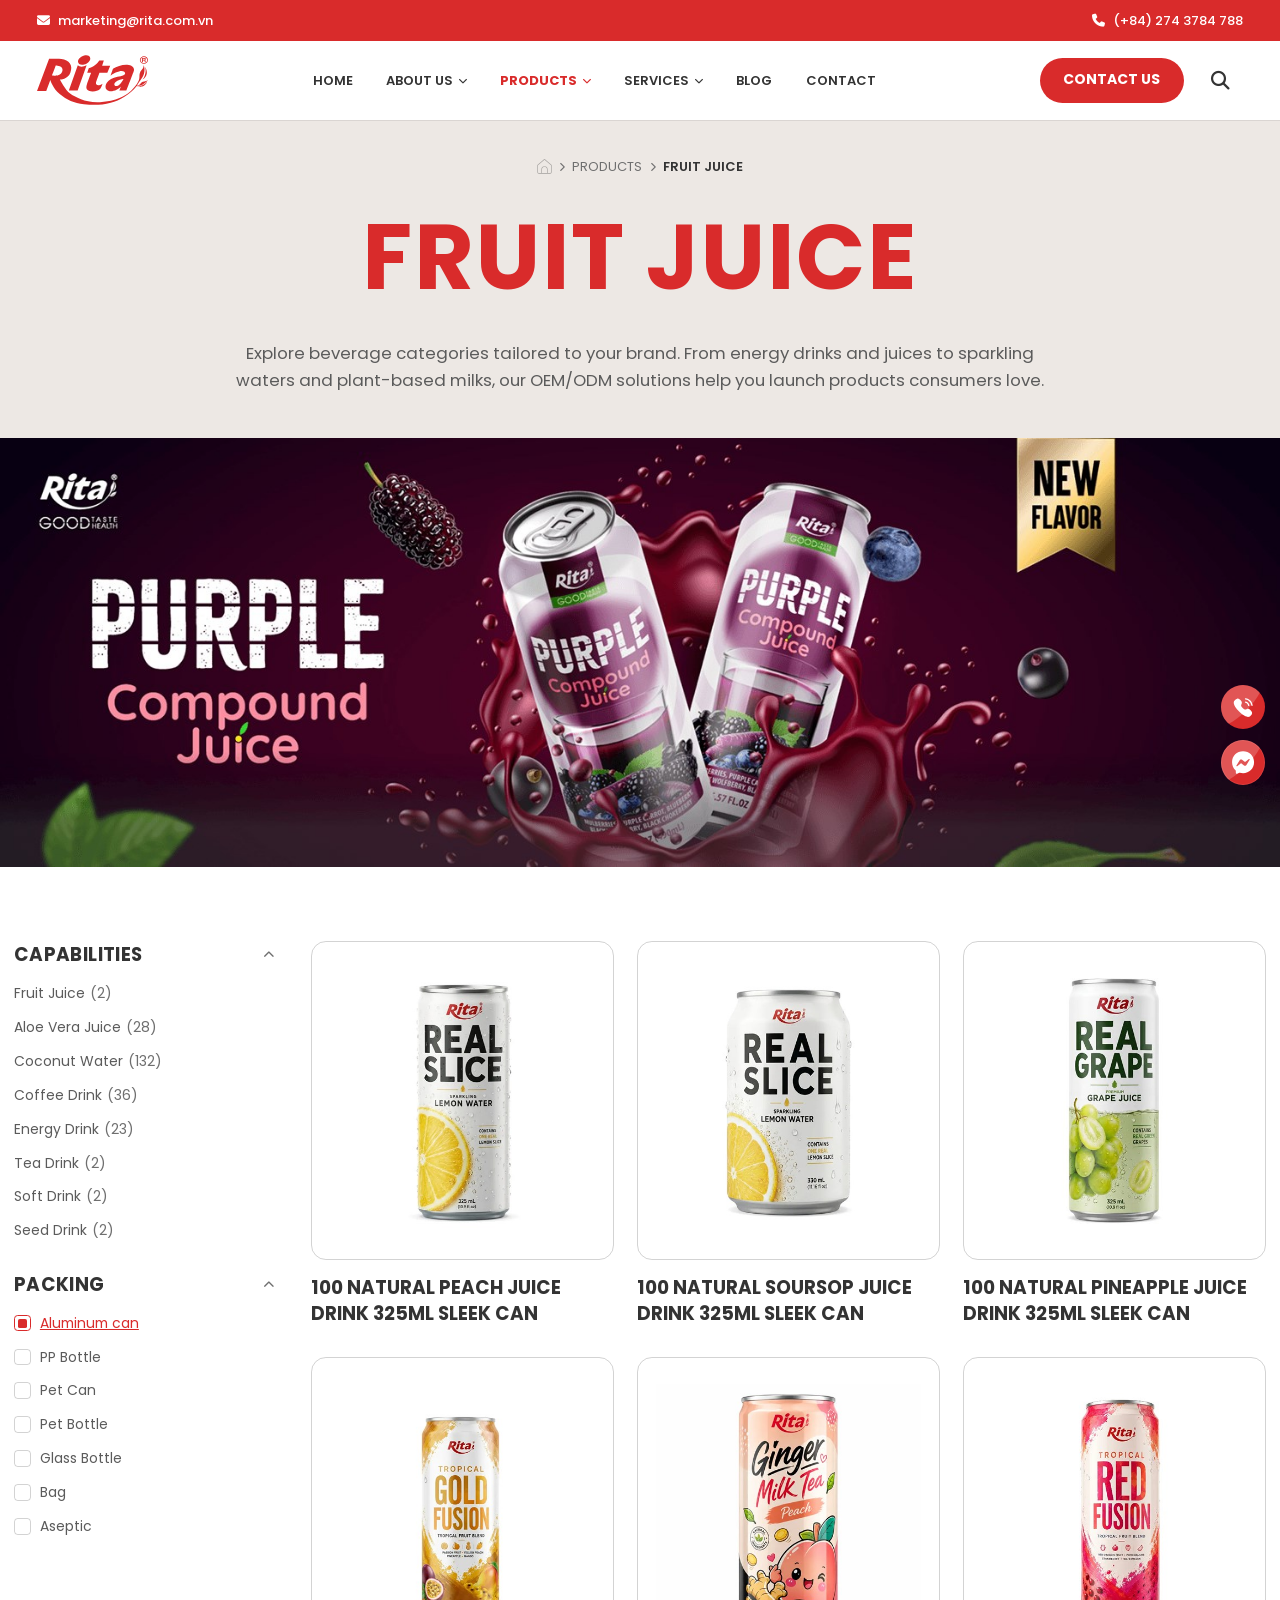
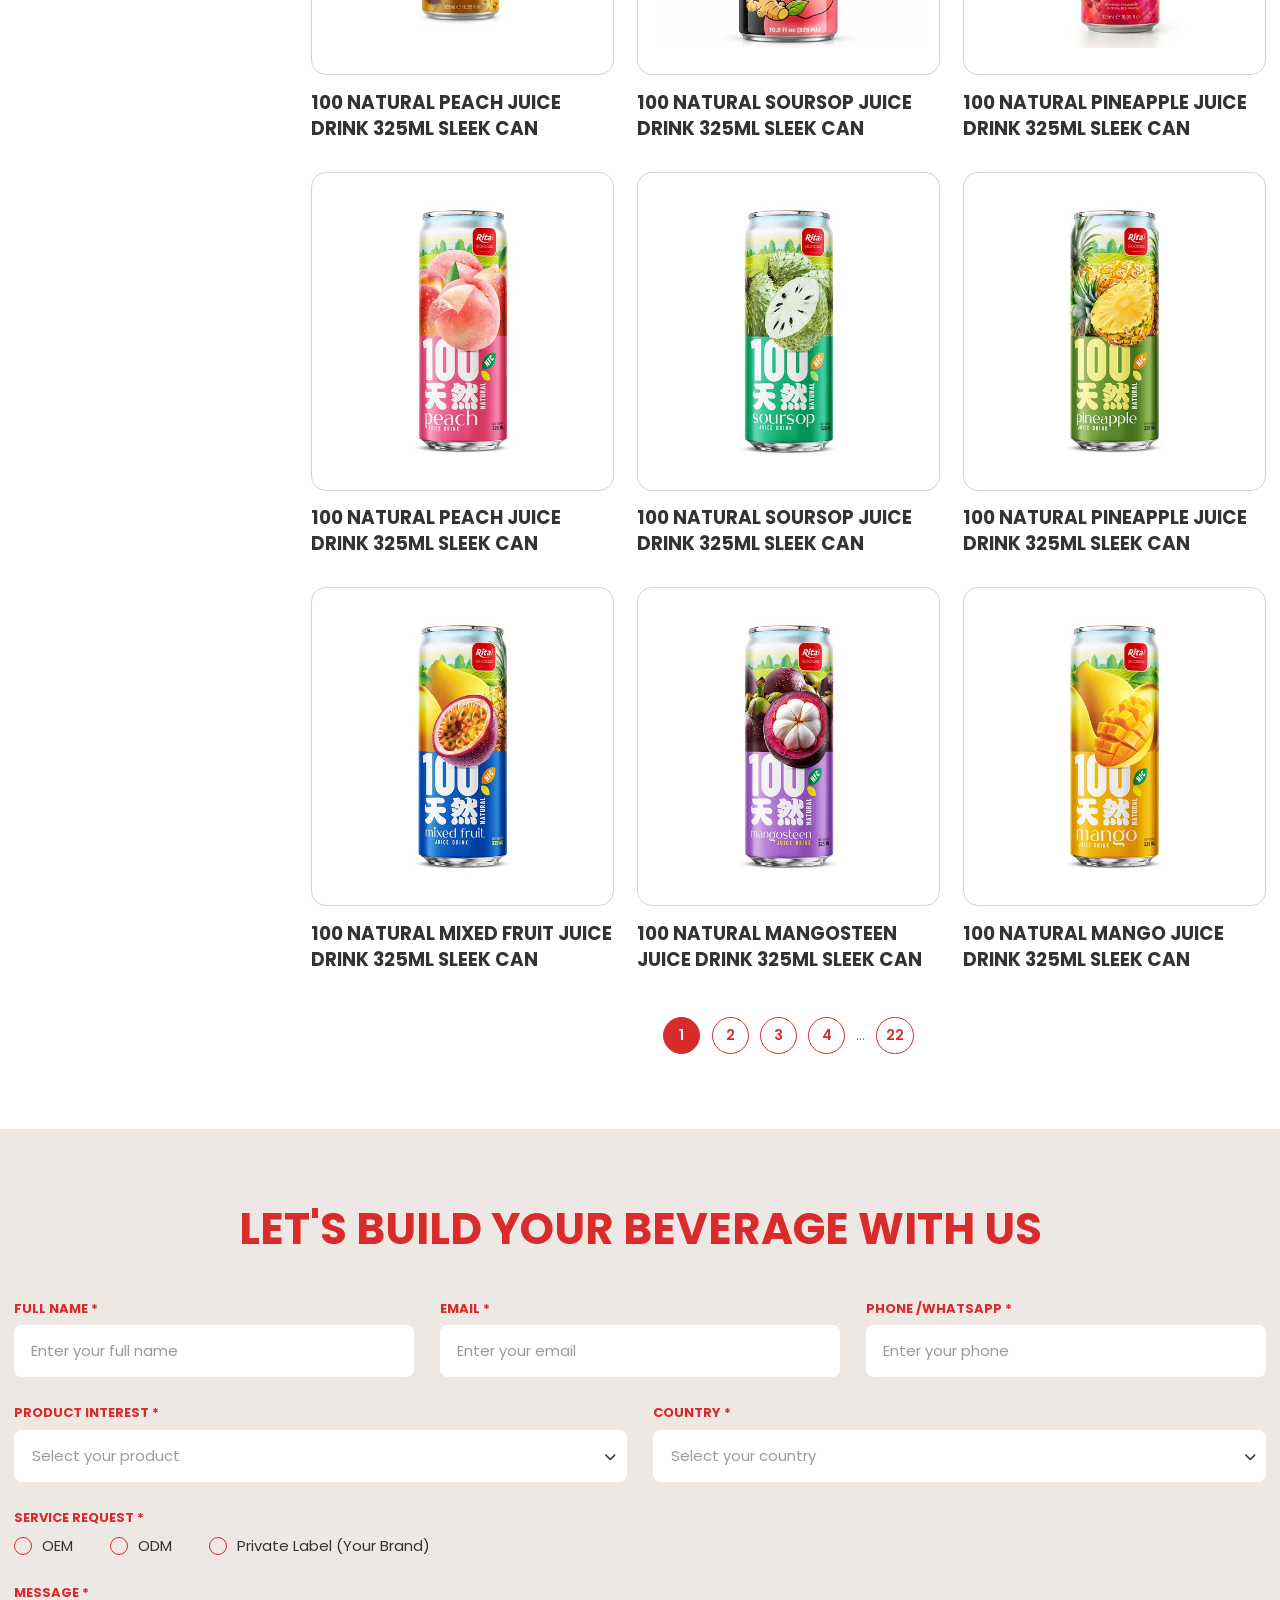
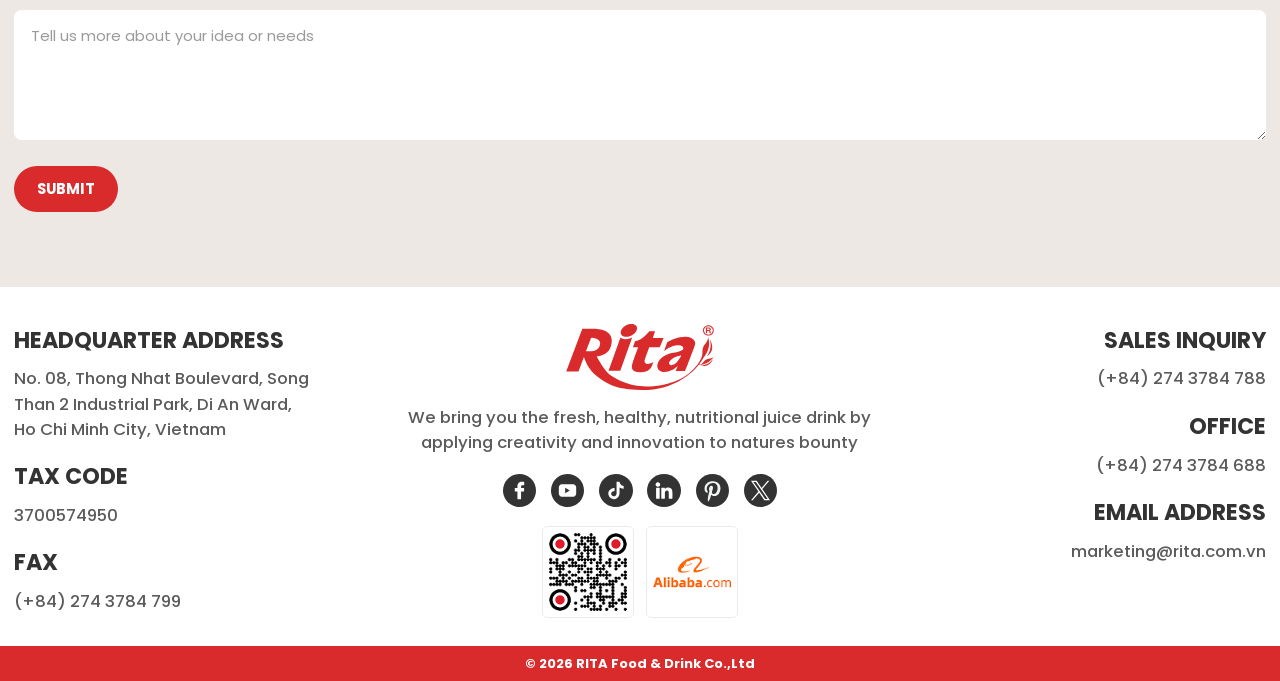
<file: product-category.html>
<!DOCTYPE html>
<html lang="en">

<head>
  <meta charset="utf-8">
  <title>Our Products — RITA Beverage</title>
  <meta name="description"
    content="Explore RITA's beverage categories — from energy drinks and juices to sparkling waters and plant-based milks. OEM/ODM solutions for global brands.">
  <meta name="keywords" content="RITA, beverage, Vietnam, OEM, ODM, private label, juice, soda, products">
  <meta name="robots" content="index, follow">
  <meta name="viewport" content="width=device-width, initial-scale=1.0, maximum-scale=1.0">
  <meta http-equiv="X-UA-Compatible" content="IE=edge">
  <link rel="stylesheet" href="./css/style.css">
</head>

<body>
  <header class="hd default">
    <div class="hd-top">
      <div class="hd-top__inner">
        <a class="hd-top__mail" href="mailto:marketing@rita.com.vn"><i class="fas fa-envelope"></i><span>marketing@rita.com.vn</span></a>
        <p class="hd-top__msg"><span class="dot"></span>THE LEADING IN BEVERAGE MANUFACTURING FROM VIET NAM<span class="dot"></span></p>
        <a class="hd-top__tel" href="tel:+842743784788"><i class="fas fa-phone"></i><span>(+84) 274 3784 788</span></a>
      </div>
    </div>
    <div class="hd-bar">
        <div class="hd-main">
          <div class="hd-logo"><a class="custom-logo-link" href="./index.html" aria-label="RITA"><span class="hd-logo__mark"></span></a></div>
          <div class="hd-nav">
            <div class="menu-nav">
              <ul class="menu-list">
                <li class="menu-item"><a class="menu-link" href="./index.html">HOME</a></li>
                <li class="menu-item mega" data-mega="about"><a class="menu-link" href="./our-story.html">ABOUT US<i class="fas fa-chevron-down"></i></a></li>
                <li class="menu-item mega current-menu-item" data-mega="products"><a class="menu-link active" href="./products.html">PRODUCTS<i class="fas fa-chevron-down"></i></a></li>
                <li class="menu-item mega" data-mega="services"><a class="menu-link" href="./oem-service.html">SERVICES<i class="fas fa-chevron-down"></i></a></li>
                <li class="menu-item"><a class="menu-link" href="./blog.html">BLOG</a></li>
                <li class="menu-item"><a class="menu-link" href="./contact.html">CONTACT</a></li>
              </ul>
            </div>
          </div>
          <div class="hd-right">
            <div class="btn-box"><a class="btn pri" href="./contact.html"><span class="txt"><span
                    class="txt-inner">CONTACT US</span></span></a></div>
            <div class="hd-sbtn srchOpenJS"><i class="fas fa-search"></i></div>
            <div class="burger">
              <div class="hamburger" id="hamburger">
                <svg class="ham" viewbox="0 0 100 100" width="48">
                  <path class="line top"
                    d="m 30,33 h 40 c 0,0 9.044436,-0.654587 9.044436,-8.508902 0,-7.854315 -8.024349,-11.958003 -14.89975,-10.85914 -6.875401,1.098863 -13.637059,4.171617 -13.637059,16.368042 v 40">
                  </path>
                  <path class="line middle" d="m 30,50 h 40"></path>
                  <path class="line bottom"
                    d="m 30,67 h 40 c 12.796276,0 15.357889,-11.717785 15.357889,-26.851538 0,-15.133752 -4.786586,-27.274118 -16.667516,-27.274118 -11.88093,0 -18.499247,6.994427 -18.435284,17.125656 l 0.252538,40">
                  </path>
                </svg>
              </div>
            </div>
          </div>
        </div>
        <div class="hd-search">
          <form action="">
            <i class="fas fa-search"></i>
            <input type="text" placeholder="Search..." />
          </form>
          <div class="hd-sbtn srchCloseJS"><i class="fas fa-times"></i></div>
        </div>
        <div class="hd-mega">
          <div class="hd-mega__wrap">
            <div class="hd-mega__inner">
              <div class="hd-mega__panel" data-mega-panel="about">
                <div class="hd-mega__intro">
                  <div class="hd-mega__thumb"><img src="./assets/images/profile.jpg" alt="About Us" loading="lazy" /></div>
                  <div class="hd-mega__intro-foot">
                    <div class="hd-mega__intro-text">
                      <p class="hd-mega__intro-title">About Us</p>
                      <p class="hd-mega__intro-desc">RITA has been crafting and exporting premium beverages from Vietnam for over 20 years. Explore our story, certifications and milestones.</p>
                    </div>
                    <div class="btn-box"><a class="btn pri" href="./our-story.html"><span class="txt"><span class="txt-inner">Learn More</span></span></a></div>
                  </div>
                </div>
                <div class="hd-mega__menu">
                  <ul class="hd-mega__list">
                    <li class="hd-mega__item"><a class="hd-mega__link" href="#">Our Story</a></li>
                    <li class="hd-mega__item"><a class="hd-mega__link" href="./our-certificates.html">Our Certificates</a></li>
                    <li class="hd-mega__item"><a class="hd-mega__link" href="./our-activities.html">Our Activities</a></li>
                    <li class="hd-mega__item"><a class="hd-mega__link" href="./our-history.html">Our History</a></li>
                    <li class="hd-mega__item"><a class="hd-mega__link" href="./our-brands.html">Our Brands</a></li>
                  </ul>
                </div>
              </div>
              <div class="hd-mega__panel" data-mega-panel="products">
                <div class="hd-mega__intro">
                  <div class="hd-mega__thumb"><img src="./assets/images/supermarket.jpg" alt="Products" loading="lazy" /></div>
                  <div class="hd-mega__intro-foot">
                    <div class="hd-mega__intro-text">
                      <p class="hd-mega__intro-title">Products</p>
                      <p class="hd-mega__intro-desc">From tropical juices to functional drinks, worldwide. We craft, bottle and deliver every product with care, consistency and industry-leading quality standards.</p>
                    </div>
                    <div class="btn-box"><a class="btn pri" href="./products.html"><span class="txt"><span class="txt-inner">Learn More</span></span></a></div>
                  </div>
                </div>
                <div class="hd-mega__menu">
                  <ul class="hd-mega__list">
                    <li class="hd-mega__item"><a class="hd-mega__link" href="./products-fruit-juice.html">Fruit Juice</a></li>
                    <li class="hd-mega__item"><a class="hd-mega__link" href="./products-aloe-vera.html">Aloe Vera</a></li>
                    <li class="hd-mega__item"><a class="hd-mega__link" href="./products-coconut-water.html">Coconut Water</a></li>
                    <li class="hd-mega__item"><a class="hd-mega__link" href="./products-milk-drinks.html">Milk Drinks</a></li>
                    <li class="hd-mega__item"><a class="hd-mega__link" href="./products-soft-drinks.html">Soft Drinks</a></li>
                    <li class="hd-mega__item"><a class="hd-mega__link" href="./products-coffee-drinks.html">Coffee Drinks</a></li>
                    <li class="hd-mega__item"><a class="hd-mega__link" href="./products-sparkling-drinks.html">Sparkling Drinks</a></li>
                    <li class="hd-mega__item"><a class="hd-mega__link" href="./products-energy-drinks.html">Energy Drinks</a></li>
                    <li class="hd-mega__item"><a class="hd-mega__link" href="./products-tea-drinks.html">Tea Drinks</a></li>
                  </ul>
                </div>
              </div>
              <div class="hd-mega__panel" data-mega-panel="services">
                <div class="hd-mega__intro">
                  <div class="hd-mega__thumb"><img src="./assets/images/meeting.png" alt="Services" loading="lazy" /></div>
                  <div class="hd-mega__intro-foot">
                    <div class="hd-mega__intro-text">
                      <p class="hd-mega__intro-title">Services</p>
                      <p class="hd-mega__intro-desc">OEM/ODM manufacturing tailored to your brand. From formulation and recipe development to private label production and packaging, we handle it all.</p>
                    </div>
                    <div class="btn-box"><a class="btn pri" href="./oem-service.html"><span class="txt"><span class="txt-inner">Learn More</span></span></a></div>
                  </div>
                </div>
                <div class="hd-mega__menu">
                  <ul class="hd-mega__list">
                    <li class="hd-mega__item"><a class="hd-mega__link" href="./oem-service.html">OEM Service</a></li>
                    <li class="hd-mega__item"><a class="hd-mega__link" href="./odm-service.html">ODM Service</a></li>
                  </ul>
                </div>
              </div>
            </div>
          </div>
        </div>
      </div>
    <div class="hd-overlay"></div>
    <div class="mobile-overlay"></div>
    <div class="mobile">
      <div class="mobile-con">
        <div class="mobile-wr">
          <div class="mobile-nav">
            <div class="menu-nav">
              <ul class="menu-list">
                <li class="menu-item"><a class="menu-link" href="./index.html">HOME</a></li>
                <li class="menu-item has-sub"><a class="menu-link mobileSubJS" href="./our-story.html"
                    data-sub="about">ABOUT US<i class="fas fa-chevron-right"></i></a></li>
                <li class="menu-item has-sub"><a class="menu-link mobileSubJS" href="./products.html"
                    data-sub="products">PRODUCTS<i class="fas fa-chevron-right"></i></a></li>
                <li class="menu-item has-sub"><a class="menu-link mobileSubJS" href="./oem-service.html" data-sub="services">SERVICES<i class="fas fa-chevron-right"></i></a></li>
                <li class="menu-item"><a class="menu-link" href="./blog.html">BLOG</a></li>
                <li class="menu-item"><a class="menu-link" href="./contact.html">CONTACT</a></li>
              </ul>
            </div>
            <div class="mobile-content">
              <div class="social">
                <div class="social-list"> <a class="social-link" href="#"><i class="fab fa-tiktok"></i></a><a
                    class="social-link" href="#"><i class="fab fa-facebook-f"></i></a><a class="social-link"
                    href="#"><i class="fab fa-youtube"></i></a><a class="social-link" href="#"><i
                      class="fab fa-linkedin-in"></i></a></div>
              </div>
            </div>
          </div>
        </div>
      </div>
      <div class="mobile-sub" data-sub-panel="about">
        <div class="mobile-sub__intro">
          <div class="mobile-sub__head mobileBackJS"><i class="fas fa-chevron-left"></i><span
              class="mobile-sub__title t-32">ABOUT US</span></div>
          <div class="mobile-sub__thumb"><img src="./assets/images/profile.jpg" alt="About Us" loading="lazy" /></div>
          <p class="mobile-sub__desc">RITA has been crafting and exporting premium beverages from Vietnam for over 20 years. Explore our story, certifications and milestones.</p>
          <div class="btn-box"><a class="btn third" href="./our-story.html"><span class="txt"><span
                  class="txt-inner">LEARN MORE</span></span></a></div>
        </div>
        <ul class="mobile-sub__list">
          <li><a href="#">OUR STORY</a></li>
          <li><a href="./our-certificates.html">OUR CERTIFICATES</a></li>
          <li><a href="./our-activities.html">OUR ACTIVITIES</a></li>
          <li><a href="./our-history.html">OUR HISTORY</a></li>
          <li><a href="./our-brands.html">OUR BRANDS</a></li>
        </ul>
      </div>
      <div class="mobile-sub" data-sub-panel="products">
        <div class="mobile-sub__intro">
          <div class="mobile-sub__head mobileBackJS"><i class="fas fa-chevron-left"></i><span
              class="mobile-sub__title t-32">PRODUCTS</span></div>
          <div class="mobile-sub__thumb"><img src="./assets/images/supermarket.jpg" alt="Products" loading="lazy" /></div>
          <p class="mobile-sub__desc">From tropical juices to functional drinks, worldwide. We craft, bottle and deliver every product with care, consistency and industry-leading quality standards.</p>
          <div class="btn-box"><a class="btn third" href="./products.html"><span class="txt"><span
                  class="txt-inner">LEARN MORE</span></span></a></div>
        </div>
        <ul class="mobile-sub__list">
          <li><a href="./products-fruit-juice.html">FRUIT JUICE</a></li>
          <li><a href="./products-aloe-vera.html">ALOE VERA</a></li>
          <li><a href="./products-coconut-water.html">COCONUT WATER</a></li>
          <li><a href="./products-milk-drinks.html">MILK DRINKS</a></li>
          <li><a href="./products-soft-drinks.html">SOFT DRINKS</a></li>
          <li><a href="./products-coffee-drinks.html">COFFEE DRINKS</a></li>
          <li><a href="./products-sparkling-drinks.html">SPARKLING DRINKS</a></li>
          <li><a href="./products-energy-drinks.html">ENERGY DRINKS</a></li>
          <li><a href="./products-tea-drinks.html">TEA DRINKS</a></li>
        </ul>
      </div>
      <div class="mobile-sub" data-sub-panel="services">
        <div class="mobile-sub__intro">
          <div class="mobile-sub__head mobileBackJS"><i class="fas fa-chevron-left"></i><span
              class="mobile-sub__title t-32">SERVICES</span></div>
          <div class="mobile-sub__thumb"><img src="./assets/images/meeting.png" alt="Services" loading="lazy" /></div>
          <p class="mobile-sub__desc">OEM/ODM manufacturing tailored to your brand. From formulation and recipe development to private label production and packaging, we handle it all.</p>
          <div class="btn-box"><a class="btn third" href="./oem-service.html"><span class="txt"><span
                  class="txt-inner">LEARN MORE</span></span></a></div>
        </div>
        <ul class="mobile-sub__list">
          <li><a href="./oem-service.html">OEM SERVICE</a></li>
          <li><a href="./odm-service.html">ODM SERVICE</a></li>
        </ul>
      </div>
    </div>
  </header>

  <main class="main pd-top-full">
    <section class="page-banner">
      <div class="container page-banner__inner">
        <nav class="breadcrumb" aria-label="Breadcrumb">
          <ol class="breadcrumb-list">
            <li class="breadcrumb-item"><a href="./index.html"><img class="breadcrumb-icon" src="./assets/images/ic-home.svg" alt="Home" loading="eager" /></a></li>
            <li class="breadcrumb-sep"><i class="fas fa-chevron-right"></i></li>
            <li class="breadcrumb-item"><a href="./products.html">Products</a></li>
            <li class="breadcrumb-sep"><i class="fas fa-chevron-right"></i></li>
            <li class="breadcrumb-item breadcrumb-item--current">Fruit Juice</li>
          </ol>
        </nav>
        <h1 class="page-banner__title t-98">FRUIT JUICE</h1>
        <p class="page-banner__desc t-18">Explore beverage categories tailored to your brand. From energy drinks and juices to sparkling waters and plant-based milks, our OEM/ODM solutions help you launch products consumers love.</p>
      </div>
      <div class="page-banner__img"><img src="./assets/images/banner-category.jpg" alt="RITA fruit juice products" loading="eager" /></div>
    </section>

    <section class="shop ss-pd">
      <div class="container">
        <div class="shop__row">
          <aside class="shop__sidebar" id="shopSidebar">
            <button class="shop__sidebar-close" id="shopSidebarClose" type="button" aria-label="Close filters"><i class="fas fa-times"></i></button>
            <div class="shop__sidebar-body">
              <div class="shop-filter">
                <button class="shop-filter__head" type="button" aria-expanded="true">
                  <span class="shop-filter__title t-20">CAPABILITIES</span>
                  <i class="fas fa-chevron-up"></i>
                </button>
                <ul class="shop-filter__list">
                  <li><a class="shop-filter__link" href="./products-fruit-juice.html">Fruit Juice <span class="shop-filter__count">(2)</span></a></li>
                  <li><a class="shop-filter__link" href="./products-aloe-vera.html">Aloe Vera Juice <span class="shop-filter__count">(28)</span></a></li>
                  <li><a class="shop-filter__link" href="./products-coconut-water.html">Coconut Water <span class="shop-filter__count">(132)</span></a></li>
                  <li><a class="shop-filter__link" href="#">Coffee Drink <span class="shop-filter__count">(36)</span></a></li>
                  <li><a class="shop-filter__link" href="#">Energy Drink <span class="shop-filter__count">(23)</span></a></li>
                  <li><a class="shop-filter__link" href="#">Tea Drink <span class="shop-filter__count">(2)</span></a></li>
                  <li><a class="shop-filter__link" href="#">Soft Drink <span class="shop-filter__count">(2)</span></a></li>
                  <li><a class="shop-filter__link" href="#">Seed Drink <span class="shop-filter__count">(2)</span></a></li>
                </ul>
              </div>
              <div class="shop-filter">
                <button class="shop-filter__head" type="button" aria-expanded="true">
                  <span class="shop-filter__title t-20">PACKING</span>
                  <i class="fas fa-chevron-up"></i>
                </button>
                <ul class="shop-filter__checks">
                  <li><label class="shop-filter__check"><input type="checkbox" checked><span class="shop-filter__box"></span><span class="shop-filter__check-label">Aluminum can</span></label></li>
                  <li><label class="shop-filter__check"><input type="checkbox"><span class="shop-filter__box"></span><span class="shop-filter__check-label">PP Bottle</span></label></li>
                  <li><label class="shop-filter__check"><input type="checkbox"><span class="shop-filter__box"></span><span class="shop-filter__check-label">Pet Can</span></label></li>
                  <li><label class="shop-filter__check"><input type="checkbox"><span class="shop-filter__box"></span><span class="shop-filter__check-label">Pet Bottle</span></label></li>
                  <li><label class="shop-filter__check"><input type="checkbox"><span class="shop-filter__box"></span><span class="shop-filter__check-label">Glass Bottle</span></label></li>
                  <li><label class="shop-filter__check"><input type="checkbox"><span class="shop-filter__box"></span><span class="shop-filter__check-label">Bag</span></label></li>
                  <li><label class="shop-filter__check"><input type="checkbox"><span class="shop-filter__box"></span><span class="shop-filter__check-label">Aseptic</span></label></li>
                </ul>
              </div>
            </div>
          </aside>
          <div class="shop__overlay" id="shopOverlay"></div>

          <div class="shop__main">
            <div class="shop-grid">
              <a class="prod-item" href="#">
                <div class="prod-item__box">
                  <span class="prod-item__tag">OEM</span>
                  <div class="prod-item__thumb"><img src="./assets/images/product-1.jpg" alt="100 Natural Peach Juice Drink 325ml Sleek Can" loading="lazy" /></div>
                </div>
                <p class="prod-item__name t-20">100 Natural Peach Juice Drink 325ml Sleek Can</p>
              </a>
              <a class="prod-item" href="#">
                <div class="prod-item__box">
                  <span class="prod-item__tag">OEM</span>
                  <div class="prod-item__thumb"><img src="./assets/images/product-2.jpg" alt="100 Natural Soursop Juice Drink 325ml Sleek Can" loading="lazy" /></div>
                </div>
                <p class="prod-item__name t-20">100 Natural Soursop Juice Drink 325ml Sleek Can</p>
              </a>
              <a class="prod-item" href="#">
                <div class="prod-item__box">
                  <span class="prod-item__tag">OEM</span>
                  <div class="prod-item__thumb"><img src="./assets/images/product-3.jpg" alt="100 Natural Pineapple Juice Drink 325ml Sleek Can" loading="lazy" /></div>
                </div>
                <p class="prod-item__name t-20">100 Natural Pineapple Juice Drink 325ml Sleek Can</p>
              </a>
              <a class="prod-item" href="#">
                <div class="prod-item__box">
                  <span class="prod-item__tag">OEM</span>
                  <div class="prod-item__thumb"><img src="./assets/images/product-5.jpg" alt="100 Natural Peach Juice Drink 325ml Sleek Can" loading="lazy" /></div>
                </div>
                <p class="prod-item__name t-20">100 Natural Peach Juice Drink 325ml Sleek Can</p>
              </a>
              <a class="prod-item" href="#">
                <div class="prod-item__box">
                  <span class="prod-item__tag">OEM</span>
                  <div class="prod-item__thumb"><img src="./assets/images/product-6.jpg" alt="100 Natural Soursop Juice Drink 325ml Sleek Can" loading="lazy" /></div>
                </div>
                <p class="prod-item__name t-20">100 Natural Soursop Juice Drink 325ml Sleek Can</p>
              </a>
              <a class="prod-item" href="#">
                <div class="prod-item__box">
                  <span class="prod-item__tag">OEM</span>
                  <div class="prod-item__thumb"><img src="./assets/images/product-7.jpg" alt="100 Natural Pineapple Juice Drink 325ml Sleek Can" loading="lazy" /></div>
                </div>
                <p class="prod-item__name t-20">100 Natural Pineapple Juice Drink 325ml Sleek Can</p>
              </a>
              <a class="prod-item" href="#">
                <div class="prod-item__box">
                  <span class="prod-item__tag">OEM</span>
                  <div class="prod-item__thumb"><img src="./assets/images/product-9.jpg" alt="100 Natural Peach Juice Drink 325ml Sleek Can" loading="lazy" /></div>
                </div>
                <p class="prod-item__name t-20">100 Natural Peach Juice Drink 325ml Sleek Can</p>
              </a>
              <a class="prod-item" href="#">
                <div class="prod-item__box">
                  <span class="prod-item__tag">OEM</span>
                  <div class="prod-item__thumb"><img src="./assets/images/product-10.jpg" alt="100 Natural Soursop Juice Drink 325ml Sleek Can" loading="lazy" /></div>
                </div>
                <p class="prod-item__name t-20">100 Natural Soursop Juice Drink 325ml Sleek Can</p>
              </a>
              <a class="prod-item" href="#">
                <div class="prod-item__box">
                  <span class="prod-item__tag">OEM</span>
                  <div class="prod-item__thumb"><img src="./assets/images/product-11.jpg" alt="100 Natural Pineapple Juice Drink 325ml Sleek Can" loading="lazy" /></div>
                </div>
                <p class="prod-item__name t-20">100 Natural Pineapple Juice Drink 325ml Sleek Can</p>
              </a>
              <a class="prod-item" href="#">
                <div class="prod-item__box">
                  <span class="prod-item__tag">OEM</span>
                  <div class="prod-item__thumb"><img src="./assets/images/product-13.jpg" alt="100 Natural Mixed Fruit Juice Drink 325ml Sleek Can" loading="lazy" /></div>
                </div>
                <p class="prod-item__name t-20">100 Natural Mixed Fruit Juice Drink 325ml Sleek Can</p>
              </a>
              <a class="prod-item" href="#">
                <div class="prod-item__box">
                  <span class="prod-item__tag">OEM</span>
                  <div class="prod-item__thumb"><img src="./assets/images/product-14.jpg" alt="100 Natural Mangosteen Juice Drink 325ml Sleek Can" loading="lazy" /></div>
                </div>
                <p class="prod-item__name t-20">100 Natural Mangosteen Juice Drink 325ml Sleek Can</p>
              </a>
              <a class="prod-item" href="#">
                <div class="prod-item__box">
                  <span class="prod-item__tag">OEM</span>
                  <div class="prod-item__thumb"><img src="./assets/images/product-15.jpg" alt="100 Natural Mango Juice Drink 325ml Sleek Can" loading="lazy" /></div>
                </div>
                <p class="prod-item__name t-20">100 Natural Mango Juice Drink 325ml Sleek Can</p>
              </a>
            </div>

            <ul class="shop-pagination">
              <li class="shop-pagination__item active"><a href="#">1</a></li>
              <li class="shop-pagination__item"><a href="#">2</a></li>
              <li class="shop-pagination__item"><a href="#">3</a></li>
              <li class="shop-pagination__item"><a href="#">4</a></li>
              <li class="shop-pagination__dots">…</li>
              <li class="shop-pagination__item"><a href="#">22</a></li>
            </ul>
          </div>
        </div>
      </div>

      <button class="shop-filter-fab" id="shopFilterFab" type="button" aria-label="Open filters"><i class="fas fa-filter"></i></button>
    </section>
  </main>

  <section class="lead-form" id="lead-form">
    <div class="container">
      <h2 class="lead-form__title">Let's build your beverage with us</h2>
      <form class="lead-form__form" action="">
        <div class="lead-form__row">
          <label class="lead-form__field">
            <span class="lead-form__label">Full Name *</span>
            <input type="text" name="full_name" placeholder="Enter your full name" required>
          </label>
          <label class="lead-form__field">
            <span class="lead-form__label">Email *</span>
            <input type="email" name="email" placeholder="Enter your email" required>
          </label>
          <label class="lead-form__field">
            <span class="lead-form__label">Phone /Whatsapp *</span>
            <input type="tel" name="phone" placeholder="Enter your phone" required>
          </label>
        </div>
        <div class="lead-form__row lead-form__row--2">
          <label class="lead-form__field">
            <span class="lead-form__label">Product Interest *</span>
            <select class="re-select-main" name="product" data-placeholder="Select your product">
              <option value=""></option>
              <option>All Products</option>
              <option>Fruit Juice</option>
              <option>Aloe Vera</option>
              <option>Coconut Water</option>
              <option>Milk Drinks</option>
              <option>Soft Drinks</option>
              <option>Coffee Drinks</option>
              <option>Sparkling Drinks</option>
              <option>Energy Drinks</option>
              <option>Tea Drinks</option>
            </select>
          </label>
          <label class="lead-form__field">
            <span class="lead-form__label">Country *</span>
            <select class="re-select-main" name="country" data-placeholder="Select your country">
              <option value=""></option>
              <option>United States</option>
              <option>United Kingdom</option>
              <option>Germany</option>
              <option>France</option>
              <option>Japan</option>
              <option>South Korea</option>
              <option>China</option>
              <option>Australia</option>
              <option>UAE</option>
              <option>Other</option>
            </select>
          </label>
        </div>
        <div class="lead-form__field lead-form__field--full">
          <span class="lead-form__label">Service Request *</span>
          <div class="lead-form__radios">
            <label class="lead-form__radio"><input type="radio" name="service" value="OEM"><span class="dot"></span>OEM</label>
            <label class="lead-form__radio"><input type="radio" name="service" value="ODM"><span class="dot"></span>ODM</label>
            <label class="lead-form__radio"><input type="radio" name="service" value="Private Label"><span class="dot"></span>Private Label (Your Brand)</label>
          </div>
        </div>
        <label class="lead-form__field lead-form__field--full">
          <span class="lead-form__label">Message *</span>
          <textarea name="message" rows="4" placeholder="Tell us more about your idea or needs" required></textarea>
        </label>
        <div class="btn-box"><button class="btn pri" type="submit"><span class="txt"><span class="txt-inner">SUBMIT</span></span></button></div>
      </form>
    </div>
  </section>

  <footer class="ft">
    <div class="container">
    <div class="ft-top">
        <div class="ft-flex row">
          <div class="ft-item col">
            <div class="wrapper">
              <p class="ft-tt t-24">Headquarter Address</p>
              <ul class="ft-add t-18">
                <li class="ft-add__item">
                  <p class="txt"><a href="https://maps.app.goo.gl/se2kEnWbQ3jPCg6U9" target="_blank" rel="noopener">No. 08, Thong Nhat Boulevard, Song Than 2 Industrial Park, Di An Ward, Ho Chi Minh
                    City, Vietnam</a></p>
                </li>
              </ul>
            </div>
            <div class="wrapper">
              <p class="ft-tt t-24">Tax CODE</p>
              <ul class="ft-add t-18">
                <li class="ft-add__item">
                  <p class="txt">3700574950</p>
                </li>
              </ul>
            </div>
            <div class="wrapper">
              <p class="ft-tt t-24">FAX</p>
              <ul class="ft-add t-18">
                <li class="ft-add__item">
                  <p class="txt"><a href="tel:+842743784799">(+84) 274 3784 799</a></p>
                </li>
              </ul>
            </div>
          </div>
          <div class="ft-item col ft-item--center">
            <div class="ft-logo"><span class="ft-logo__mark"></span></div>
            <p class="ft-desc t-18">We bring you the fresh, healthy, nutritional juice drink by applying creativity and innovation to natures bounty</p>
            <div class="social-list ft-social">
              <a class="social-link" href="https://www.facebook.com/beveragevietnam" target="_blank" rel="noopener" aria-label="Join Us on Facebook"><img src="./assets/images/ic-facebook.svg" alt="Facebook" loading="lazy" /></a>
              <a class="social-link" href="https://www.youtube.com/c/RitaBeverage" target="_blank" rel="noopener" aria-label="Watching on Youtube"><img src="./assets/images/ic-youtube.svg" alt="Youtube" loading="lazy" /></a>
              <a class="social-link" href="https://www.tiktok.com/@ritabeverage" target="_blank" rel="noopener" aria-label="Watching on Tiktok"><img src="./assets/images/ic-tiktok.svg" alt="Tiktok" loading="lazy" /></a>
              <a class="social-link" href="https://www.linkedin.com/company/rita-food-drink-co-ltd" target="_blank" rel="noopener" aria-label="Join Us on Linkedin"><img src="./assets/images/ic-linked.svg" alt="Linked In" loading="lazy" /></a>
              <a class="social-link" href="https://www.pinterest.com/ritafooddrink" target="_blank" rel="noopener" aria-label="Join Us on Pinterest"><img src="./assets/images/ic-pinterest.svg" alt="Pinterest" loading="lazy" /></a>
              <a class="social-link" href="https://x.com/ritavietnam" target="_blank" rel="noopener" aria-label="Follow Us on X"><img src="./assets/images/ic-x.svg" alt="X" loading="lazy" /></a>
            </div>
            <div class="ft-links">
              <a class="ft-alibaba" href="https://rita.com.vn" target="_blank" rel="noopener"><img src="./assets/images/qr.png" alt="RITA official website QR code" loading="lazy" /></a>
              <a class="ft-alibaba" href="https://vn105660124.trustpass.alibaba.com/" target="_blank" rel="noopener"><img src="./assets/images/alibaba.png" alt="RITA on Alibaba" loading="lazy" /></a>
            </div>
          </div>
          <div class="ft-item col">
            <div class="wrapper">
              <p class="ft-tt t-24">Sales inquiry</p>
              <ul class="ft-add t-18">
                <li class="ft-add__item">
                  <p class="txt"><a href="tel:+842743784788">(+84) 274 3784 788</a></p>
                </li>
              </ul>
            </div>
            <div class="wrapper">
              <p class="ft-tt t-24">OFFICE</p>
              <ul class="ft-add t-18">
                <li class="ft-add__item">
                  <p class="txt"><a href="tel:+842743784688">(+84) 274 3784 688</a></p>
                </li>
              </ul>
            </div>
            <div class="wrapper">
              <p class="ft-tt t-24">Email Address</p>
              <ul class="ft-add t-18">
                <li class="ft-add__item">
                  <p class="txt"><a href="mailto:marketing@rita.com.vn">marketing@rita.com.vn</a></p>
                </li>
              </ul>
            </div>
          </div>
        </div>
      </div>
    </div>
    <div class="ft-bottom">
      <div class="ft-bottom__flex">
        <div class="ft-bottom__text">
          <p class="txt">© 2026 RITA Food &amp; Drink Co.,Ltd</p>
        </div>
      </div>
    </div>
  </footer>

  <div class="sidefix">
    <a class="sidefix-item" href="tel:+842743784788" aria-label="Call us"><img src="./assets/images/cta-phone.svg" alt="" loading="lazy" /></a>
    <a class="sidefix-item" href="#" aria-label="Chat with us"><img src="./assets/images/cta-mess.svg" alt="" loading="lazy" /></a>
    <div class="sidefix-item back-to-top backToTop" aria-label="Back to top"><img src="./assets/images/cta-totop.svg" alt="" loading="lazy" /></div>
  </div>

  <script src="./assets/library/jquery/jquery.js"></script>
  <script src="./assets/library/jquery/jquery-migrate.js"></script>
  <script src="./assets/library/aos/aos.js"></script>
  <script src="./assets/library/gsap/gsap.min.js"></script>
  <script src="./assets/library/gsap/ScrollTrigger.min.js"></script>
  <script src="./assets/library/ukiyo/ukiyo.min.js"></script>
  <script src="./js/main.js?v=2" type="module"></script>
</body>

</html>
</file>
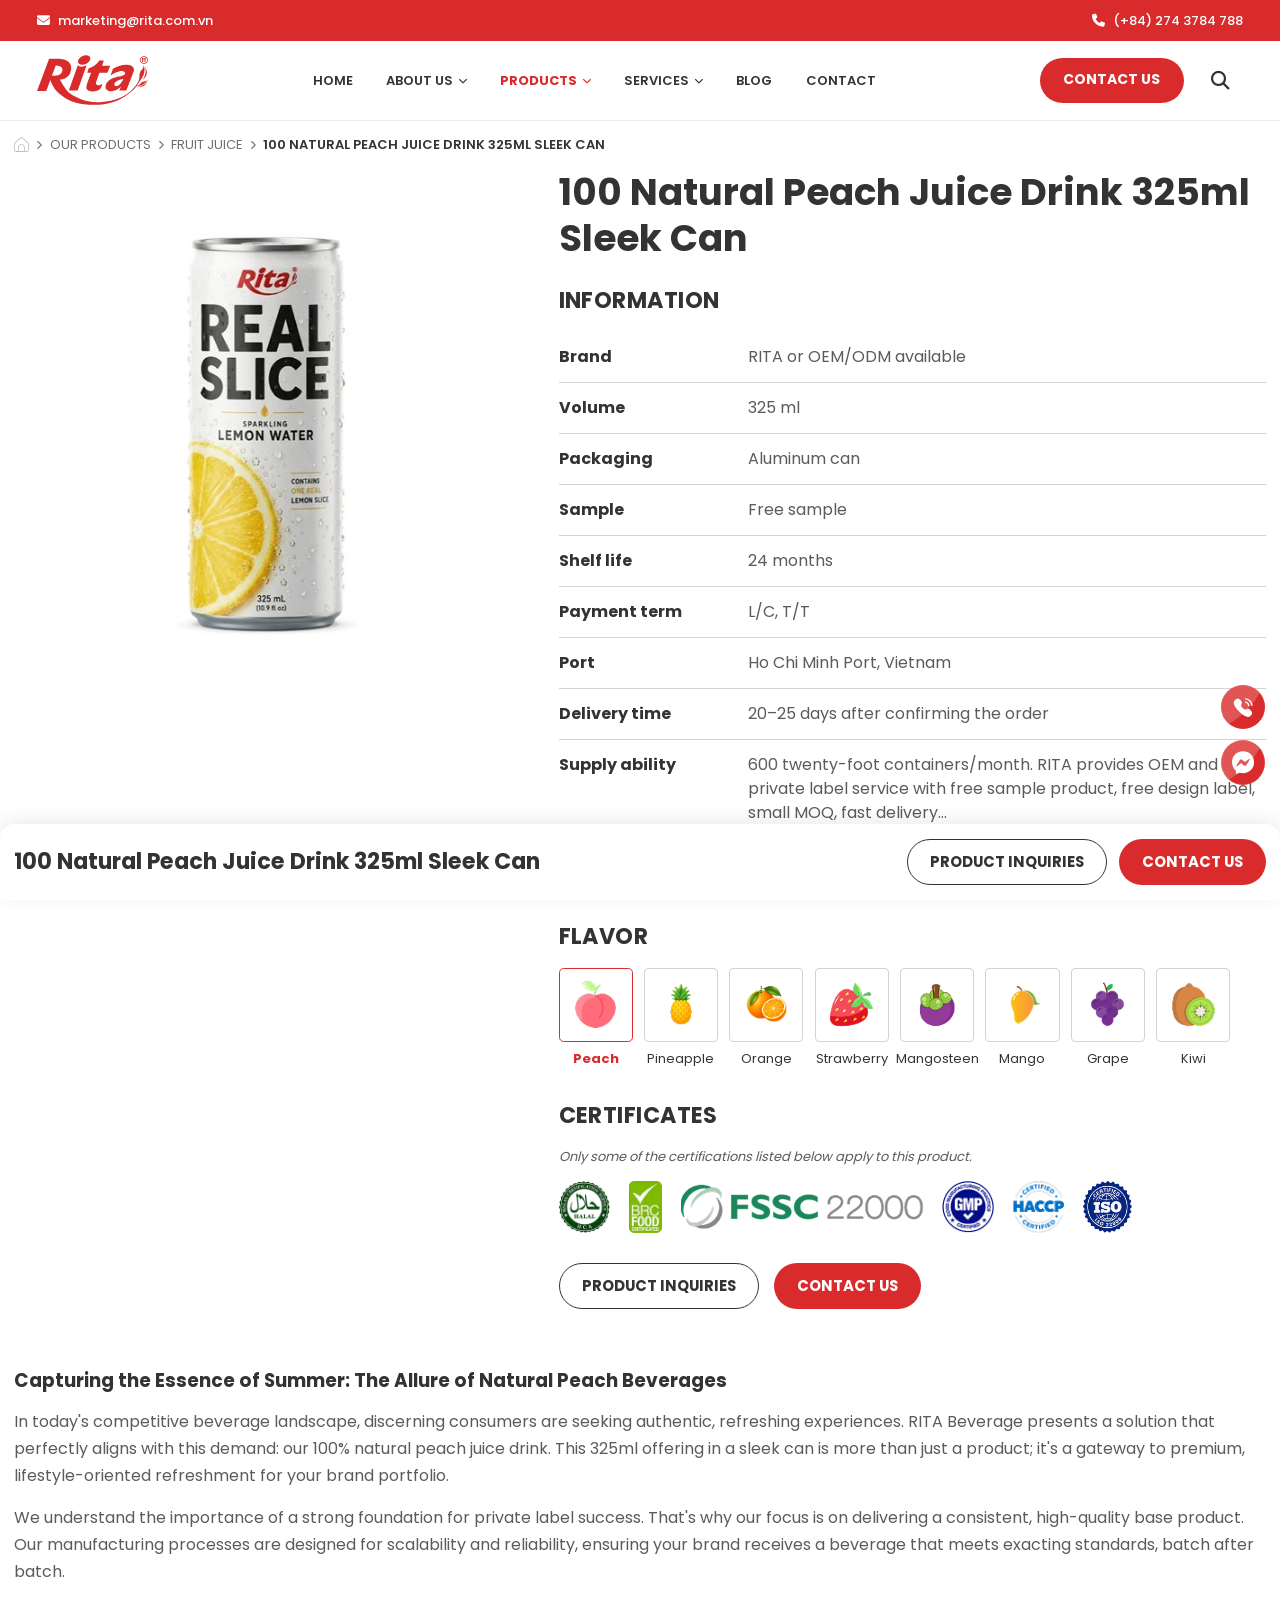
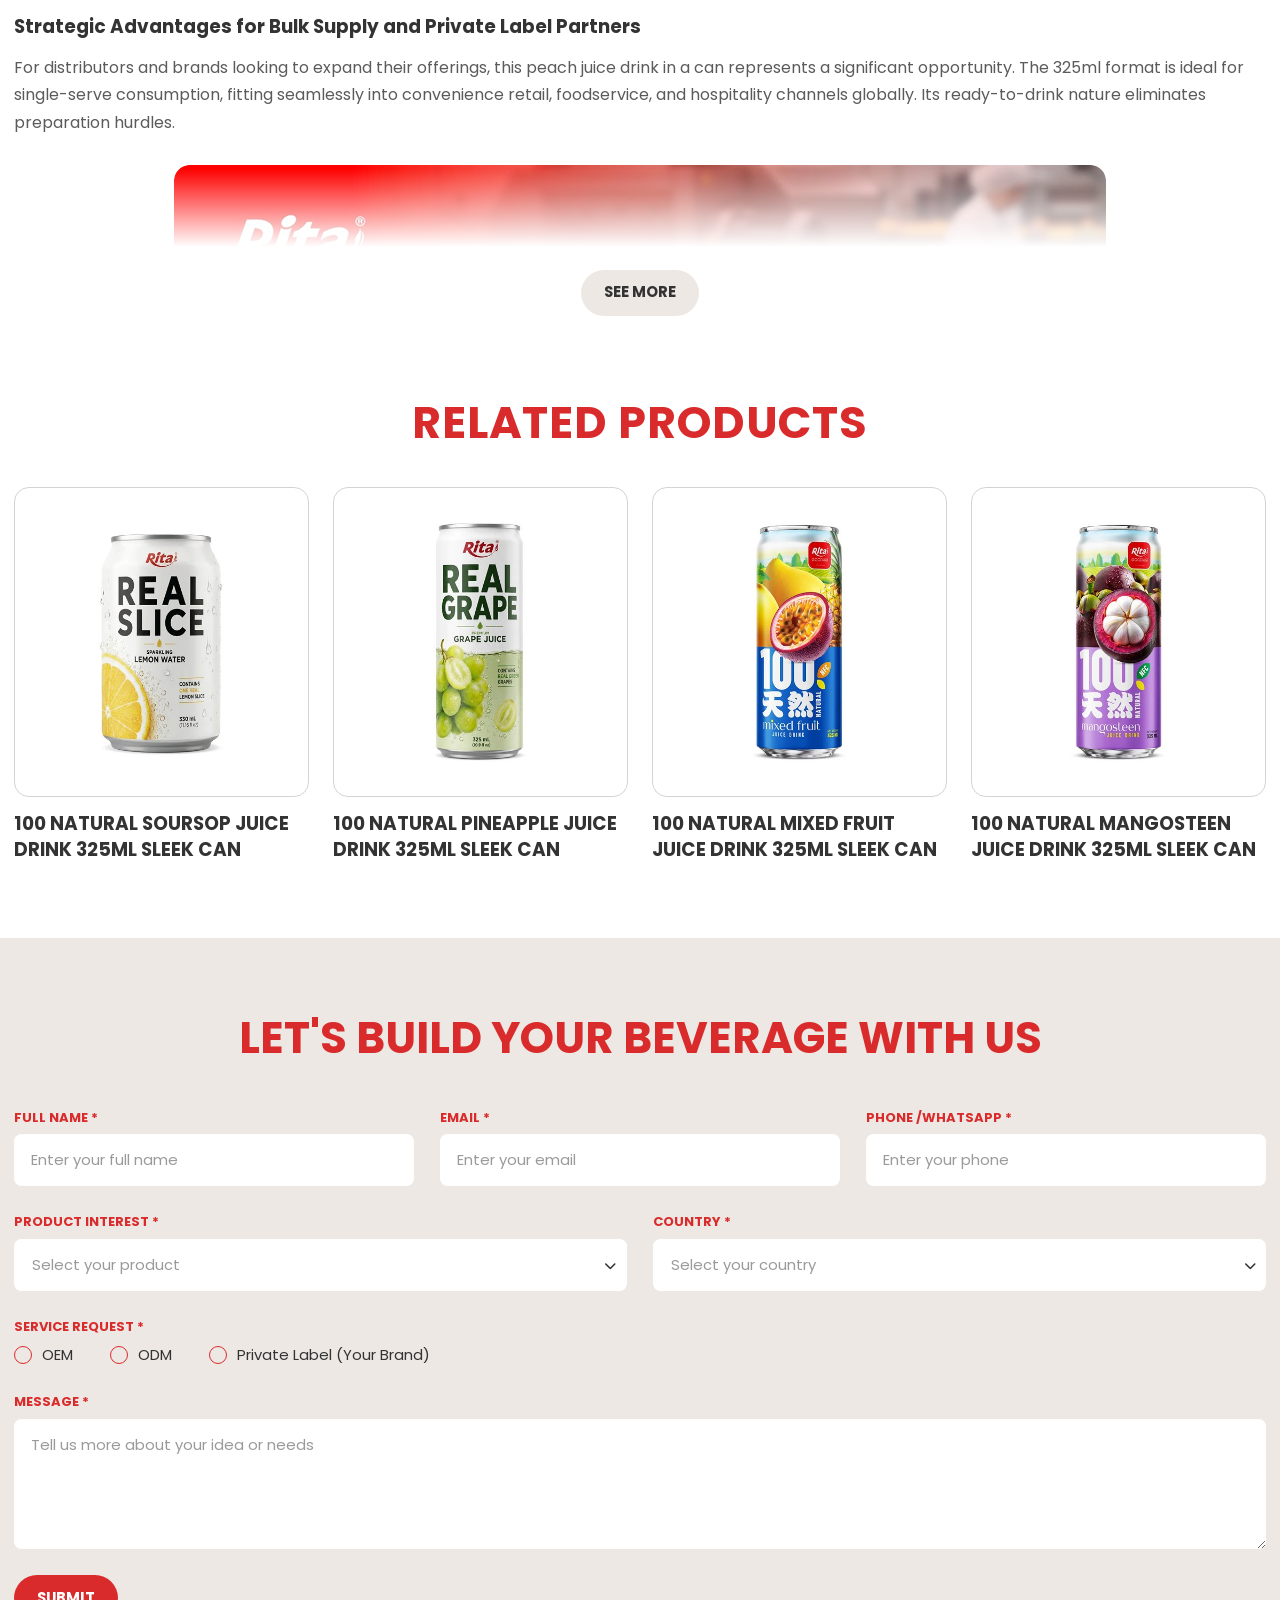
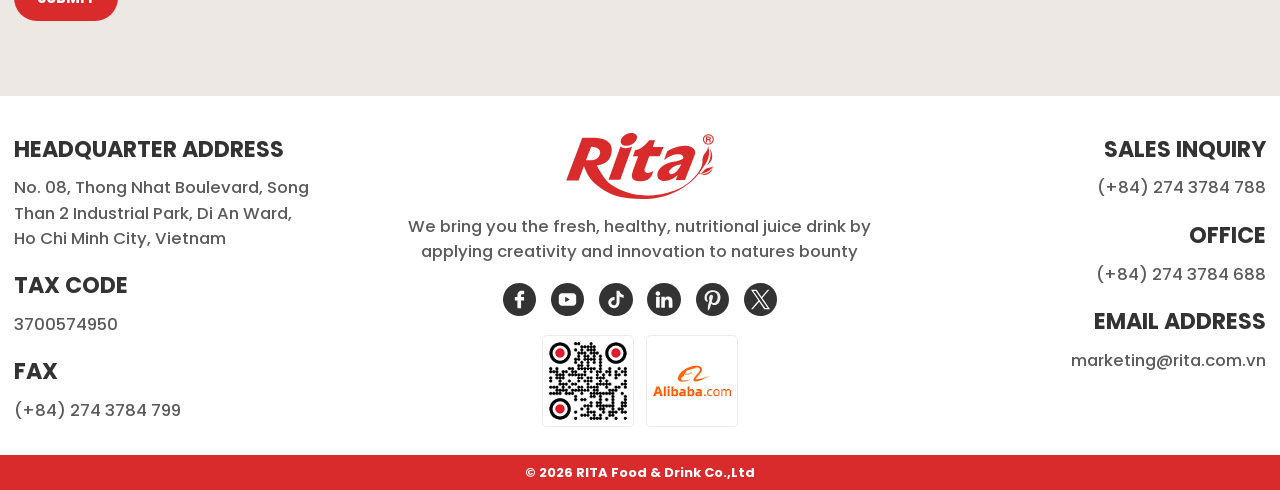
<file: product-detail.html>
<!DOCTYPE html>
<html lang="en">

<head>
  <meta charset="utf-8">
  <title>100 Natural Peach Juice Drink 325ml Sleek Can — RITA Beverage</title>
  <meta name="description"
    content="100% natural peach juice drink, 325ml sleek can. RITA or OEM/ODM available, free sample, flexible MOQ — built for private label and bulk supply partners.">
  <meta name="keywords" content="RITA, beverage, Vietnam, OEM, ODM, private label, peach juice, fruit juice, product">
  <meta name="robots" content="index, follow">
  <meta name="viewport" content="width=device-width, initial-scale=1.0, maximum-scale=1.0">
  <meta http-equiv="X-UA-Compatible" content="IE=edge">
  <link rel="stylesheet" href="./css/style.css">
</head>

<body>
  <header class="hd default">
    <div class="hd-top">
      <div class="hd-top__inner">
        <a class="hd-top__mail" href="mailto:marketing@rita.com.vn"><i class="fas fa-envelope"></i><span>marketing@rita.com.vn</span></a>
        <p class="hd-top__msg"><span class="dot"></span>THE LEADING IN BEVERAGE MANUFACTURING FROM VIET NAM<span class="dot"></span></p>
        <a class="hd-top__tel" href="tel:+842743784788"><i class="fas fa-phone"></i><span>(+84) 274 3784 788</span></a>
      </div>
    </div>
    <div class="hd-bar">
        <div class="hd-main">
          <div class="hd-logo"><a class="custom-logo-link" href="./index.html" aria-label="RITA"><span class="hd-logo__mark"></span></a></div>
          <div class="hd-nav">
            <div class="menu-nav">
              <ul class="menu-list">
                <li class="menu-item"><a class="menu-link" href="./index.html">HOME</a></li>
                <li class="menu-item mega" data-mega="about"><a class="menu-link" href="./our-story.html">ABOUT US<i class="fas fa-chevron-down"></i></a></li>
                <li class="menu-item mega current-menu-item" data-mega="products"><a class="menu-link active" href="./products.html">PRODUCTS<i class="fas fa-chevron-down"></i></a></li>
                <li class="menu-item mega" data-mega="services"><a class="menu-link" href="./oem-service.html">SERVICES<i class="fas fa-chevron-down"></i></a></li>
                <li class="menu-item"><a class="menu-link" href="./blog.html">BLOG</a></li>
                <li class="menu-item"><a class="menu-link" href="./contact.html">CONTACT</a></li>
              </ul>
            </div>
          </div>
          <div class="hd-right">
            <div class="btn-box"><a class="btn pri" href="./contact.html"><span class="txt"><span
                    class="txt-inner">CONTACT US</span></span></a></div>
            <div class="hd-sbtn srchOpenJS"><i class="fas fa-search"></i></div>
            <div class="burger">
              <div class="hamburger" id="hamburger">
                <svg class="ham" viewbox="0 0 100 100" width="48">
                  <path class="line top"
                    d="m 30,33 h 40 c 0,0 9.044436,-0.654587 9.044436,-8.508902 0,-7.854315 -8.024349,-11.958003 -14.89975,-10.85914 -6.875401,1.098863 -13.637059,4.171617 -13.637059,16.368042 v 40">
                  </path>
                  <path class="line middle" d="m 30,50 h 40"></path>
                  <path class="line bottom"
                    d="m 30,67 h 40 c 12.796276,0 15.357889,-11.717785 15.357889,-26.851538 0,-15.133752 -4.786586,-27.274118 -16.667516,-27.274118 -11.88093,0 -18.499247,6.994427 -18.435284,17.125656 l 0.252538,40">
                  </path>
                </svg>
              </div>
            </div>
          </div>
        </div>
        <div class="hd-search">
          <form action="">
            <i class="fas fa-search"></i>
            <input type="text" placeholder="Search..." />
          </form>
          <div class="hd-sbtn srchCloseJS"><i class="fas fa-times"></i></div>
        </div>
        <div class="hd-mega">
          <div class="hd-mega__wrap">
            <div class="hd-mega__inner">
              <div class="hd-mega__panel" data-mega-panel="about">
                <div class="hd-mega__intro">
                  <div class="hd-mega__thumb"><img src="./assets/images/profile.jpg" alt="About Us" loading="lazy" /></div>
                  <div class="hd-mega__intro-foot">
                    <div class="hd-mega__intro-text">
                      <p class="hd-mega__intro-title">About Us</p>
                      <p class="hd-mega__intro-desc">RITA has been crafting and exporting premium beverages from Vietnam for over 20 years. Explore our story, certifications and milestones.</p>
                    </div>
                    <div class="btn-box"><a class="btn pri" href="./our-story.html"><span class="txt"><span class="txt-inner">Learn More</span></span></a></div>
                  </div>
                </div>
                <div class="hd-mega__menu">
                  <ul class="hd-mega__list">
                    <li class="hd-mega__item"><a class="hd-mega__link" href="#">Our Story</a></li>
                    <li class="hd-mega__item"><a class="hd-mega__link" href="./our-certificates.html">Our Certificates</a></li>
                    <li class="hd-mega__item"><a class="hd-mega__link" href="./our-activities.html">Our Activities</a></li>
                    <li class="hd-mega__item"><a class="hd-mega__link" href="./our-history.html">Our History</a></li>
                    <li class="hd-mega__item"><a class="hd-mega__link" href="./our-brands.html">Our Brands</a></li>
                  </ul>
                </div>
              </div>
              <div class="hd-mega__panel" data-mega-panel="products">
                <div class="hd-mega__intro">
                  <div class="hd-mega__thumb"><img src="./assets/images/supermarket.jpg" alt="Products" loading="lazy" /></div>
                  <div class="hd-mega__intro-foot">
                    <div class="hd-mega__intro-text">
                      <p class="hd-mega__intro-title">Products</p>
                      <p class="hd-mega__intro-desc">From tropical juices to functional drinks, worldwide. We craft, bottle and deliver every product with care, consistency and industry-leading quality standards.</p>
                    </div>
                    <div class="btn-box"><a class="btn pri" href="./products.html"><span class="txt"><span class="txt-inner">Learn More</span></span></a></div>
                  </div>
                </div>
                <div class="hd-mega__menu">
                  <ul class="hd-mega__list">
                    <li class="hd-mega__item"><a class="hd-mega__link" href="./products-fruit-juice.html">Fruit Juice</a></li>
                    <li class="hd-mega__item"><a class="hd-mega__link" href="./products-aloe-vera.html">Aloe Vera</a></li>
                    <li class="hd-mega__item"><a class="hd-mega__link" href="./products-coconut-water.html">Coconut Water</a></li>
                    <li class="hd-mega__item"><a class="hd-mega__link" href="./products-milk-drinks.html">Milk Drinks</a></li>
                    <li class="hd-mega__item"><a class="hd-mega__link" href="./products-soft-drinks.html">Soft Drinks</a></li>
                    <li class="hd-mega__item"><a class="hd-mega__link" href="./products-coffee-drinks.html">Coffee Drinks</a></li>
                    <li class="hd-mega__item"><a class="hd-mega__link" href="./products-sparkling-drinks.html">Sparkling Drinks</a></li>
                    <li class="hd-mega__item"><a class="hd-mega__link" href="./products-energy-drinks.html">Energy Drinks</a></li>
                    <li class="hd-mega__item"><a class="hd-mega__link" href="./products-tea-drinks.html">Tea Drinks</a></li>
                  </ul>
                </div>
              </div>
              <div class="hd-mega__panel" data-mega-panel="services">
                <div class="hd-mega__intro">
                  <div class="hd-mega__thumb"><img src="./assets/images/meeting.png" alt="Services" loading="lazy" /></div>
                  <div class="hd-mega__intro-foot">
                    <div class="hd-mega__intro-text">
                      <p class="hd-mega__intro-title">Services</p>
                      <p class="hd-mega__intro-desc">OEM/ODM manufacturing tailored to your brand. From formulation and recipe development to private label production and packaging, we handle it all.</p>
                    </div>
                    <div class="btn-box"><a class="btn pri" href="./oem-service.html"><span class="txt"><span class="txt-inner">Learn More</span></span></a></div>
                  </div>
                </div>
                <div class="hd-mega__menu">
                  <ul class="hd-mega__list">
                    <li class="hd-mega__item"><a class="hd-mega__link" href="./oem-service.html">OEM Service</a></li>
                    <li class="hd-mega__item"><a class="hd-mega__link" href="./odm-service.html">ODM Service</a></li>
                  </ul>
                </div>
              </div>
            </div>
          </div>
        </div>
      </div>
    <div class="hd-overlay"></div>
    <div class="mobile-overlay"></div>
    <div class="mobile">
      <div class="mobile-con">
        <div class="mobile-wr">
          <div class="mobile-nav">
            <div class="menu-nav">
              <ul class="menu-list">
                <li class="menu-item"><a class="menu-link" href="./index.html">HOME</a></li>
                <li class="menu-item has-sub"><a class="menu-link mobileSubJS" href="./our-story.html"
                    data-sub="about">ABOUT US<i class="fas fa-chevron-right"></i></a></li>
                <li class="menu-item has-sub"><a class="menu-link mobileSubJS" href="./products.html"
                    data-sub="products">PRODUCTS<i class="fas fa-chevron-right"></i></a></li>
                <li class="menu-item has-sub"><a class="menu-link mobileSubJS" href="./oem-service.html" data-sub="services">SERVICES<i class="fas fa-chevron-right"></i></a></li>
                <li class="menu-item"><a class="menu-link" href="./blog.html">BLOG</a></li>
                <li class="menu-item"><a class="menu-link" href="./contact.html">CONTACT</a></li>
              </ul>
            </div>
            <div class="mobile-content">
              <div class="social">
                <div class="social-list"> <a class="social-link" href="#"><i class="fab fa-tiktok"></i></a><a
                    class="social-link" href="#"><i class="fab fa-facebook-f"></i></a><a class="social-link"
                    href="#"><i class="fab fa-youtube"></i></a><a class="social-link" href="#"><i
                      class="fab fa-linkedin-in"></i></a></div>
              </div>
            </div>
          </div>
        </div>
      </div>
      <div class="mobile-sub" data-sub-panel="about">
        <div class="mobile-sub__intro">
          <div class="mobile-sub__head mobileBackJS"><i class="fas fa-chevron-left"></i><span
              class="mobile-sub__title t-32">ABOUT US</span></div>
          <div class="mobile-sub__thumb"><img src="./assets/images/profile.jpg" alt="About Us" loading="lazy" /></div>
          <p class="mobile-sub__desc">RITA has been crafting and exporting premium beverages from Vietnam for over 20 years. Explore our story, certifications and milestones.</p>
          <div class="btn-box"><a class="btn third" href="./our-story.html"><span class="txt"><span
                  class="txt-inner">LEARN MORE</span></span></a></div>
        </div>
        <ul class="mobile-sub__list">
          <li><a href="#">OUR STORY</a></li>
          <li><a href="./our-certificates.html">OUR CERTIFICATES</a></li>
          <li><a href="./our-activities.html">OUR ACTIVITIES</a></li>
          <li><a href="./our-history.html">OUR HISTORY</a></li>
          <li><a href="./our-brands.html">OUR BRANDS</a></li>
        </ul>
      </div>
      <div class="mobile-sub" data-sub-panel="products">
        <div class="mobile-sub__intro">
          <div class="mobile-sub__head mobileBackJS"><i class="fas fa-chevron-left"></i><span
              class="mobile-sub__title t-32">PRODUCTS</span></div>
          <div class="mobile-sub__thumb"><img src="./assets/images/supermarket.jpg" alt="Products" loading="lazy" /></div>
          <p class="mobile-sub__desc">From tropical juices to functional drinks, worldwide. We craft, bottle and deliver every product with care, consistency and industry-leading quality standards.</p>
          <div class="btn-box"><a class="btn third" href="./products.html"><span class="txt"><span
                  class="txt-inner">LEARN MORE</span></span></a></div>
        </div>
        <ul class="mobile-sub__list">
          <li><a href="./products-fruit-juice.html">FRUIT JUICE</a></li>
          <li><a href="./products-aloe-vera.html">ALOE VERA</a></li>
          <li><a href="./products-coconut-water.html">COCONUT WATER</a></li>
          <li><a href="./products-milk-drinks.html">MILK DRINKS</a></li>
          <li><a href="./products-soft-drinks.html">SOFT DRINKS</a></li>
          <li><a href="./products-coffee-drinks.html">COFFEE DRINKS</a></li>
          <li><a href="./products-sparkling-drinks.html">SPARKLING DRINKS</a></li>
          <li><a href="./products-energy-drinks.html">ENERGY DRINKS</a></li>
          <li><a href="./products-tea-drinks.html">TEA DRINKS</a></li>
        </ul>
      </div>
      <div class="mobile-sub" data-sub-panel="services">
        <div class="mobile-sub__intro">
          <div class="mobile-sub__head mobileBackJS"><i class="fas fa-chevron-left"></i><span
              class="mobile-sub__title t-32">SERVICES</span></div>
          <div class="mobile-sub__thumb"><img src="./assets/images/meeting.png" alt="Services" loading="lazy" /></div>
          <p class="mobile-sub__desc">OEM/ODM manufacturing tailored to your brand. From formulation and recipe development to private label production and packaging, we handle it all.</p>
          <div class="btn-box"><a class="btn third" href="./oem-service.html"><span class="txt"><span
                  class="txt-inner">LEARN MORE</span></span></a></div>
        </div>
        <ul class="mobile-sub__list">
          <li><a href="./oem-service.html">OEM SERVICE</a></li>
          <li><a href="./odm-service.html">ODM SERVICE</a></li>
        </ul>
      </div>
    </div>
  </header>

  <main class="main pd-top-full">
    <section class="detail-crumb">
      <div class="container">
        <nav class="breadcrumb" aria-label="Breadcrumb">
          <ol class="breadcrumb-list">
            <li class="breadcrumb-item"><a href="./index.html"><img class="breadcrumb-icon" src="./assets/images/ic-home.svg" alt="Home" loading="eager" /></a></li>
            <li class="breadcrumb-sep"><i class="fas fa-chevron-right"></i></li>
            <li class="breadcrumb-item"><a href="./products.html">Our Products</a></li>
            <li class="breadcrumb-sep"><i class="fas fa-chevron-right"></i></li>
            <li class="breadcrumb-item"><a href="./product-category.html">Fruit Juice</a></li>
            <li class="breadcrumb-sep"><i class="fas fa-chevron-right"></i></li>
            <li class="breadcrumb-item breadcrumb-item--current">100 Natural Peach Juice Drink 325ml Sleek Can</li>
          </ol>
        </nav>
      </div>
    </section>

    <section class="product-detail ss-pd">
      <div class="container">
        <div class="product-detail__row row">
          <div class="product-detail__media col">
            <div class="product-detail__box"><img src="./assets/images/product-1.jpg" alt="100 Natural Peach Juice Drink 325ml Sleek Can" loading="eager" /></div>
          </div>
          <div class="product-detail__info col">
            <h1 class="product-detail__title t-40">100 Natural Peach Juice Drink 325ml Sleek Can</h1>

            <h2 class="product-detail__head t-24">Information</h2>
            <ul class="info-list">
              <li class="info-list__row"><span class="info-list__label">Brand</span><span class="info-list__value">RITA or OEM/ODM available</span></li>
              <li class="info-list__row"><span class="info-list__label">Volume</span><span class="info-list__value">325 ml</span></li>
              <li class="info-list__row"><span class="info-list__label">Packaging</span><span class="info-list__value">Aluminum can</span></li>
              <li class="info-list__row"><span class="info-list__label">Sample</span><span class="info-list__value">Free sample</span></li>
              <li class="info-list__row"><span class="info-list__label">Shelf life</span><span class="info-list__value">24 months</span></li>
              <li class="info-list__row"><span class="info-list__label">Payment term</span><span class="info-list__value">L/C, T/T</span></li>
              <li class="info-list__row"><span class="info-list__label">Port</span><span class="info-list__value">Ho Chi Minh Port, Vietnam</span></li>
              <li class="info-list__row"><span class="info-list__label">Delivery time</span><span class="info-list__value">20–25 days after confirming the order</span></li>
              <li class="info-list__row"><span class="info-list__label">Supply ability</span><span class="info-list__value">600 twenty-foot containers/month. RITA provides OEM and private label service with free sample product, free design label, small MOQ, fast delivery&hellip;</span></li>
              <li class="info-list__row"><span class="info-list__label">MOQ</span><span class="info-list__value">Flexible MOQ</span></li>
            </ul>

            <h2 class="product-detail__head t-24">Flavor</h2>
            <ul class="flavor-list">
              <li class="flavor-list__item active">
                <span class="flavor-list__box"><img src="./assets/images/flavor/peach.png" alt="Peach" loading="lazy" /></span>
                <span class="flavor-list__name">Peach</span>
              </li>
              <li class="flavor-list__item">
                <span class="flavor-list__box"><img src="./assets/images/flavor/pineapple.png" alt="Pineapple" loading="lazy" /></span>
                <span class="flavor-list__name">Pineapple</span>
              </li>
              <li class="flavor-list__item">
                <span class="flavor-list__box"><img src="./assets/images/flavor/orange.png" alt="Orange" loading="lazy" /></span>
                <span class="flavor-list__name">Orange</span>
              </li>
              <li class="flavor-list__item">
                <span class="flavor-list__box"><img src="./assets/images/flavor/strawberry.png" alt="Strawberry" loading="lazy" /></span>
                <span class="flavor-list__name">Strawberry</span>
              </li>
              <li class="flavor-list__item">
                <span class="flavor-list__box"><img src="./assets/images/flavor/mangosteen.png" alt="Mangosteen" loading="lazy" /></span>
                <span class="flavor-list__name">Mangosteen</span>
              </li>
              <li class="flavor-list__item">
                <span class="flavor-list__box"><img src="./assets/images/flavor/mango.png" alt="Mango" loading="lazy" /></span>
                <span class="flavor-list__name">Mango</span>
              </li>
              <li class="flavor-list__item">
                <span class="flavor-list__box"><img src="./assets/images/flavor/grape.png" alt="Grape" loading="lazy" /></span>
                <span class="flavor-list__name">Grape</span>
              </li>
              <li class="flavor-list__item">
                <span class="flavor-list__box"><img src="./assets/images/flavor/kiwi.png" alt="Kiwi" loading="lazy" /></span>
                <span class="flavor-list__name">Kiwi</span>
              </li>
            </ul>

            <h2 class="product-detail__head t-24">Certificates</h2>
            <p class="product-detail__desc t-14">Only some of the certifications listed below apply to this product.</p>
            <div class="cert-list">
              <img class="cert-list__item" src="./assets/images/ic-halal.png" alt="Halal" loading="lazy" />
              <img class="cert-list__item" src="./assets/images/ic-brcf.jpg" alt="BRC Food" loading="lazy" />
              <img class="cert-list__item" src="./assets/images/ic-fssc22k.png" alt="FSSC 22000" loading="lazy" />
              <img class="cert-list__item" src="./assets/images/ic-gmp.png" alt="GMP" loading="lazy" />
              <img class="cert-list__item" src="./assets/images/ic-haccp.png" alt="HACCP" loading="lazy" />
              <img class="cert-list__item" src="./assets/images/ic-iso.png" alt="ISO 22000" loading="lazy" />
            </div>

            <div class="product-detail__actions">
              <div class="btn-box"><a class="btn third" href="#lead-form"><span class="txt"><span class="txt-inner">PRODUCT INQUIRIES</span></span></a></div>
              <div class="btn-box"><a class="btn pri" href="./contact.html"><span class="txt"><span class="txt-inner">CONTACT US</span></span></a></div>
            </div>
          </div>
        </div>

        <div class="product-detail__article content-collapse" data-more="See More" data-less="See Less">
          <div class="content-more-js content-detail">
            <h3>Capturing the Essence of Summer: The Allure of Natural Peach Beverages</h3>
            <p>In today's competitive beverage landscape, discerning consumers are seeking authentic, refreshing experiences. RITA Beverage presents a solution that perfectly aligns with this demand: our 100% natural peach juice drink. This 325ml offering in a sleek can is more than just a product; it's a gateway to premium, lifestyle-oriented refreshment for your brand portfolio.</p>
            <p>We understand the importance of a strong foundation for private label success. That's why our focus is on delivering a consistent, high-quality base product. Our manufacturing processes are designed for scalability and reliability, ensuring your brand receives a beverage that meets exacting standards, batch after batch.</p>
            <h3>Strategic Advantages for Bulk Supply and Private Label Partners</h3>
            <p>For distributors and brands looking to expand their offerings, this peach juice drink in a can represents a significant opportunity. The 325ml format is ideal for single-serve consumption, fitting seamlessly into convenience retail, foodservice, and hospitality channels globally. Its ready-to-drink nature eliminates preparation hurdles.</p>
            <img src="./assets/images/fruit-juice-pic.png" alt="RITA fruit juice product line" loading="lazy" />
          </div>
          <div class="btn-box center">
            <a class="btn second btn-more-js" href="#"><span class="txt"><span class="txt-inner">See More</span></span></a>
          </div>
        </div>
      </div>
    </section>

    <section class="related-products ss-pd pd-top-0">
      <div class="container">
        <h2 class="related-products__title t-48">RELATED PRODUCTS</h2>
        <div class="related-products__slider">
          <div class="swiper">
            <div class="swiper-wrapper row">
              <div class="swiper-slide col">
                <a class="prod-item" href="#">
                  <div class="prod-item__box">
                    <span class="prod-item__tag">OEM</span>
                    <div class="prod-item__thumb"><img src="./assets/images/product-2.jpg" alt="100 Natural Soursop Juice Drink 325ml Sleek Can" loading="lazy" /></div>
                  </div>
                  <p class="prod-item__name t-20">100 Natural Soursop Juice Drink 325ml Sleek Can</p>
                </a>
              </div>
              <div class="swiper-slide col">
                <a class="prod-item" href="#">
                  <div class="prod-item__box">
                    <div class="prod-item__thumb"><img src="./assets/images/product-3.jpg" alt="100 Natural Pineapple Juice Drink 325ml Sleek Can" loading="lazy" /></div>
                  </div>
                  <p class="prod-item__name t-20">100 Natural Pineapple Juice Drink 325ml Sleek Can</p>
                </a>
              </div>
              <div class="swiper-slide col">
                <a class="prod-item" href="#">
                  <div class="prod-item__box">
                    <div class="prod-item__thumb"><img src="./assets/images/product-13.jpg" alt="100 Natural Mixed Fruit Juice Drink 325ml Sleek Can" loading="lazy" /></div>
                  </div>
                  <p class="prod-item__name t-20">100 Natural Mixed Fruit Juice Drink 325ml Sleek Can</p>
                </a>
              </div>
              <div class="swiper-slide col">
                <a class="prod-item" href="#">
                  <div class="prod-item__box">
                    <div class="prod-item__thumb"><img src="./assets/images/product-14.jpg" alt="100 Natural Mangosteen Juice Drink 325ml Sleek Can" loading="lazy" /></div>
                  </div>
                  <p class="prod-item__name t-20">100 Natural Mangosteen Juice Drink 325ml Sleek Can</p>
                </a>
              </div>
            </div>
          </div>
        </div>
      </div>
    </section>
  </main>

  <div class="product-sticky-cta stickyCtaJS" id="productStickyCta">
    <div class="container">
      <div class="product-sticky-cta__inner">
        <p class="product-sticky-cta__name t-24">100 Natural Peach Juice Drink 325ml Sleek Can</p>
        <div class="product-sticky-cta__btns">
          <div class="btn-box"><a class="btn third" href="#lead-form"><span class="txt"><span class="txt-inner">PRODUCT INQUIRIES</span></span></a></div>
          <div class="btn-box"><a class="btn pri" href="./contact.html"><span class="txt"><span class="txt-inner">CONTACT US</span></span></a></div>
        </div>
      </div>
    </div>
  </div>

  <section class="lead-form" id="lead-form">
    <div class="container">
      <h2 class="lead-form__title">Let's build your beverage with us</h2>
      <form class="lead-form__form" action="">
        <div class="lead-form__row">
          <label class="lead-form__field">
            <span class="lead-form__label">Full Name *</span>
            <input type="text" name="full_name" placeholder="Enter your full name" required>
          </label>
          <label class="lead-form__field">
            <span class="lead-form__label">Email *</span>
            <input type="email" name="email" placeholder="Enter your email" required>
          </label>
          <label class="lead-form__field">
            <span class="lead-form__label">Phone /Whatsapp *</span>
            <input type="tel" name="phone" placeholder="Enter your phone" required>
          </label>
        </div>
        <div class="lead-form__row lead-form__row--2">
          <label class="lead-form__field">
            <span class="lead-form__label">Product Interest *</span>
            <select class="re-select-main" name="product" data-placeholder="Select your product">
              <option value=""></option>
              <option>All Products</option>
              <option>Fruit Juice</option>
              <option>Aloe Vera</option>
              <option>Coconut Water</option>
              <option>Milk Drinks</option>
              <option>Soft Drinks</option>
              <option>Coffee Drinks</option>
              <option>Sparkling Drinks</option>
              <option>Energy Drinks</option>
              <option>Tea Drinks</option>
            </select>
          </label>
          <label class="lead-form__field">
            <span class="lead-form__label">Country *</span>
            <select class="re-select-main" name="country" data-placeholder="Select your country">
              <option value=""></option>
              <option>United States</option>
              <option>United Kingdom</option>
              <option>Germany</option>
              <option>France</option>
              <option>Japan</option>
              <option>South Korea</option>
              <option>China</option>
              <option>Australia</option>
              <option>UAE</option>
              <option>Other</option>
            </select>
          </label>
        </div>
        <div class="lead-form__field lead-form__field--full">
          <span class="lead-form__label">Service Request *</span>
          <div class="lead-form__radios">
            <label class="lead-form__radio"><input type="radio" name="service" value="OEM"><span class="dot"></span>OEM</label>
            <label class="lead-form__radio"><input type="radio" name="service" value="ODM"><span class="dot"></span>ODM</label>
            <label class="lead-form__radio"><input type="radio" name="service" value="Private Label"><span class="dot"></span>Private Label (Your Brand)</label>
          </div>
        </div>
        <label class="lead-form__field lead-form__field--full">
          <span class="lead-form__label">Message *</span>
          <textarea name="message" rows="4" placeholder="Tell us more about your idea or needs" required></textarea>
        </label>
        <div class="btn-box"><button class="btn pri" type="submit"><span class="txt"><span class="txt-inner">SUBMIT</span></span></button></div>
      </form>
    </div>
  </section>

  <footer class="ft">
    <div class="container">
    <div class="ft-top">
        <div class="ft-flex row">
          <div class="ft-item col">
            <div class="wrapper">
              <p class="ft-tt t-24">Headquarter Address</p>
              <ul class="ft-add t-18">
                <li class="ft-add__item">
                  <p class="txt"><a href="https://maps.app.goo.gl/se2kEnWbQ3jPCg6U9" target="_blank" rel="noopener">No. 08, Thong Nhat Boulevard, Song Than 2 Industrial Park, Di An Ward, Ho Chi Minh
                    City, Vietnam</a></p>
                </li>
              </ul>
            </div>
            <div class="wrapper">
              <p class="ft-tt t-24">Tax CODE</p>
              <ul class="ft-add t-18">
                <li class="ft-add__item">
                  <p class="txt">3700574950</p>
                </li>
              </ul>
            </div>
            <div class="wrapper">
              <p class="ft-tt t-24">FAX</p>
              <ul class="ft-add t-18">
                <li class="ft-add__item">
                  <p class="txt"><a href="tel:+842743784799">(+84) 274 3784 799</a></p>
                </li>
              </ul>
            </div>
          </div>
          <div class="ft-item col ft-item--center">
            <div class="ft-logo"><span class="ft-logo__mark"></span></div>
            <p class="ft-desc t-18">We bring you the fresh, healthy, nutritional juice drink by applying creativity and innovation to natures bounty</p>
            <div class="social-list ft-social">
              <a class="social-link" href="https://www.facebook.com/beveragevietnam" target="_blank" rel="noopener" aria-label="Join Us on Facebook"><img src="./assets/images/ic-facebook.svg" alt="Facebook" loading="lazy" /></a>
              <a class="social-link" href="https://www.youtube.com/c/RitaBeverage" target="_blank" rel="noopener" aria-label="Watching on Youtube"><img src="./assets/images/ic-youtube.svg" alt="Youtube" loading="lazy" /></a>
              <a class="social-link" href="https://www.tiktok.com/@ritabeverage" target="_blank" rel="noopener" aria-label="Watching on Tiktok"><img src="./assets/images/ic-tiktok.svg" alt="Tiktok" loading="lazy" /></a>
              <a class="social-link" href="https://www.linkedin.com/company/rita-food-drink-co-ltd" target="_blank" rel="noopener" aria-label="Join Us on Linkedin"><img src="./assets/images/ic-linked.svg" alt="Linked In" loading="lazy" /></a>
              <a class="social-link" href="https://www.pinterest.com/ritafooddrink" target="_blank" rel="noopener" aria-label="Join Us on Pinterest"><img src="./assets/images/ic-pinterest.svg" alt="Pinterest" loading="lazy" /></a>
              <a class="social-link" href="https://x.com/ritavietnam" target="_blank" rel="noopener" aria-label="Follow Us on X"><img src="./assets/images/ic-x.svg" alt="X" loading="lazy" /></a>
            </div>
            <div class="ft-links">
              <a class="ft-alibaba" href="https://rita.com.vn" target="_blank" rel="noopener"><img src="./assets/images/qr.png" alt="RITA official website QR code" loading="lazy" /></a>
              <a class="ft-alibaba" href="https://vn105660124.trustpass.alibaba.com/" target="_blank" rel="noopener"><img src="./assets/images/alibaba.png" alt="RITA on Alibaba" loading="lazy" /></a>
            </div>
          </div>
          <div class="ft-item col">
            <div class="wrapper">
              <p class="ft-tt t-24">Sales inquiry</p>
              <ul class="ft-add t-18">
                <li class="ft-add__item">
                  <p class="txt"><a href="tel:+842743784788">(+84) 274 3784 788</a></p>
                </li>
              </ul>
            </div>
            <div class="wrapper">
              <p class="ft-tt t-24">OFFICE</p>
              <ul class="ft-add t-18">
                <li class="ft-add__item">
                  <p class="txt"><a href="tel:+842743784688">(+84) 274 3784 688</a></p>
                </li>
              </ul>
            </div>
            <div class="wrapper">
              <p class="ft-tt t-24">Email Address</p>
              <ul class="ft-add t-18">
                <li class="ft-add__item">
                  <p class="txt"><a href="mailto:marketing@rita.com.vn">marketing@rita.com.vn</a></p>
                </li>
              </ul>
            </div>
          </div>
        </div>
      </div>
    </div>
    <div class="ft-bottom">
      <div class="ft-bottom__flex">
        <div class="ft-bottom__text">
          <p class="txt">© 2026 RITA Food &amp; Drink Co.,Ltd</p>
        </div>
      </div>
    </div>
  </footer>

  <div class="sidefix">
    <a class="sidefix-item" href="tel:+842743784788" aria-label="Call us"><img src="./assets/images/cta-phone.svg" alt="" loading="lazy" /></a>
    <a class="sidefix-item" href="#" aria-label="Chat with us"><img src="./assets/images/cta-mess.svg" alt="" loading="lazy" /></a>
    <div class="sidefix-item back-to-top backToTop" aria-label="Back to top"><img src="./assets/images/cta-totop.svg" alt="" loading="lazy" /></div>
  </div>

  <script src="./assets/library/jquery/jquery.js"></script>
  <script src="./assets/library/jquery/jquery-migrate.js"></script>
  <script src="./assets/library/aos/aos.js"></script>
  <script src="./assets/library/gsap/gsap.min.js"></script>
  <script src="./assets/library/gsap/ScrollTrigger.min.js"></script>
  <script src="./assets/library/ukiyo/ukiyo.min.js"></script>
  <script src="./js/main.js?v=2" type="module"></script>
</body>

</html>
</file>
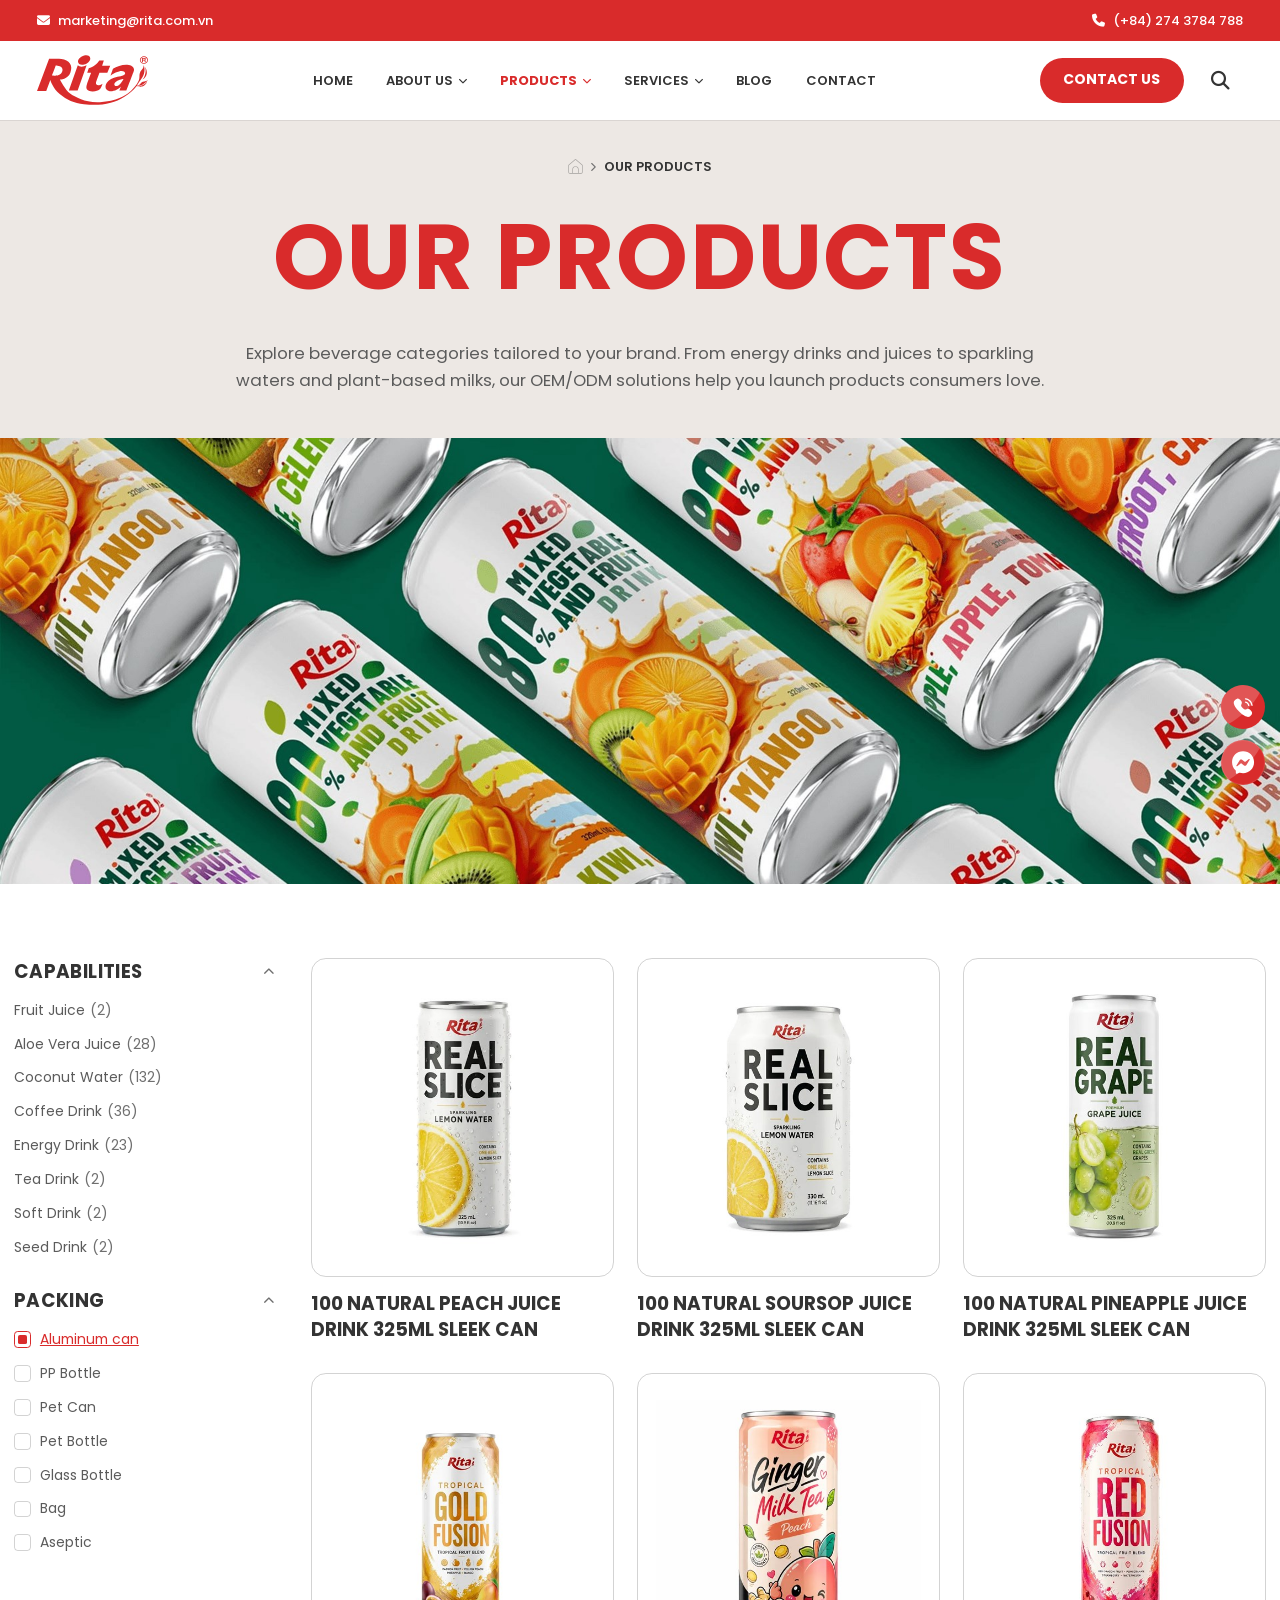
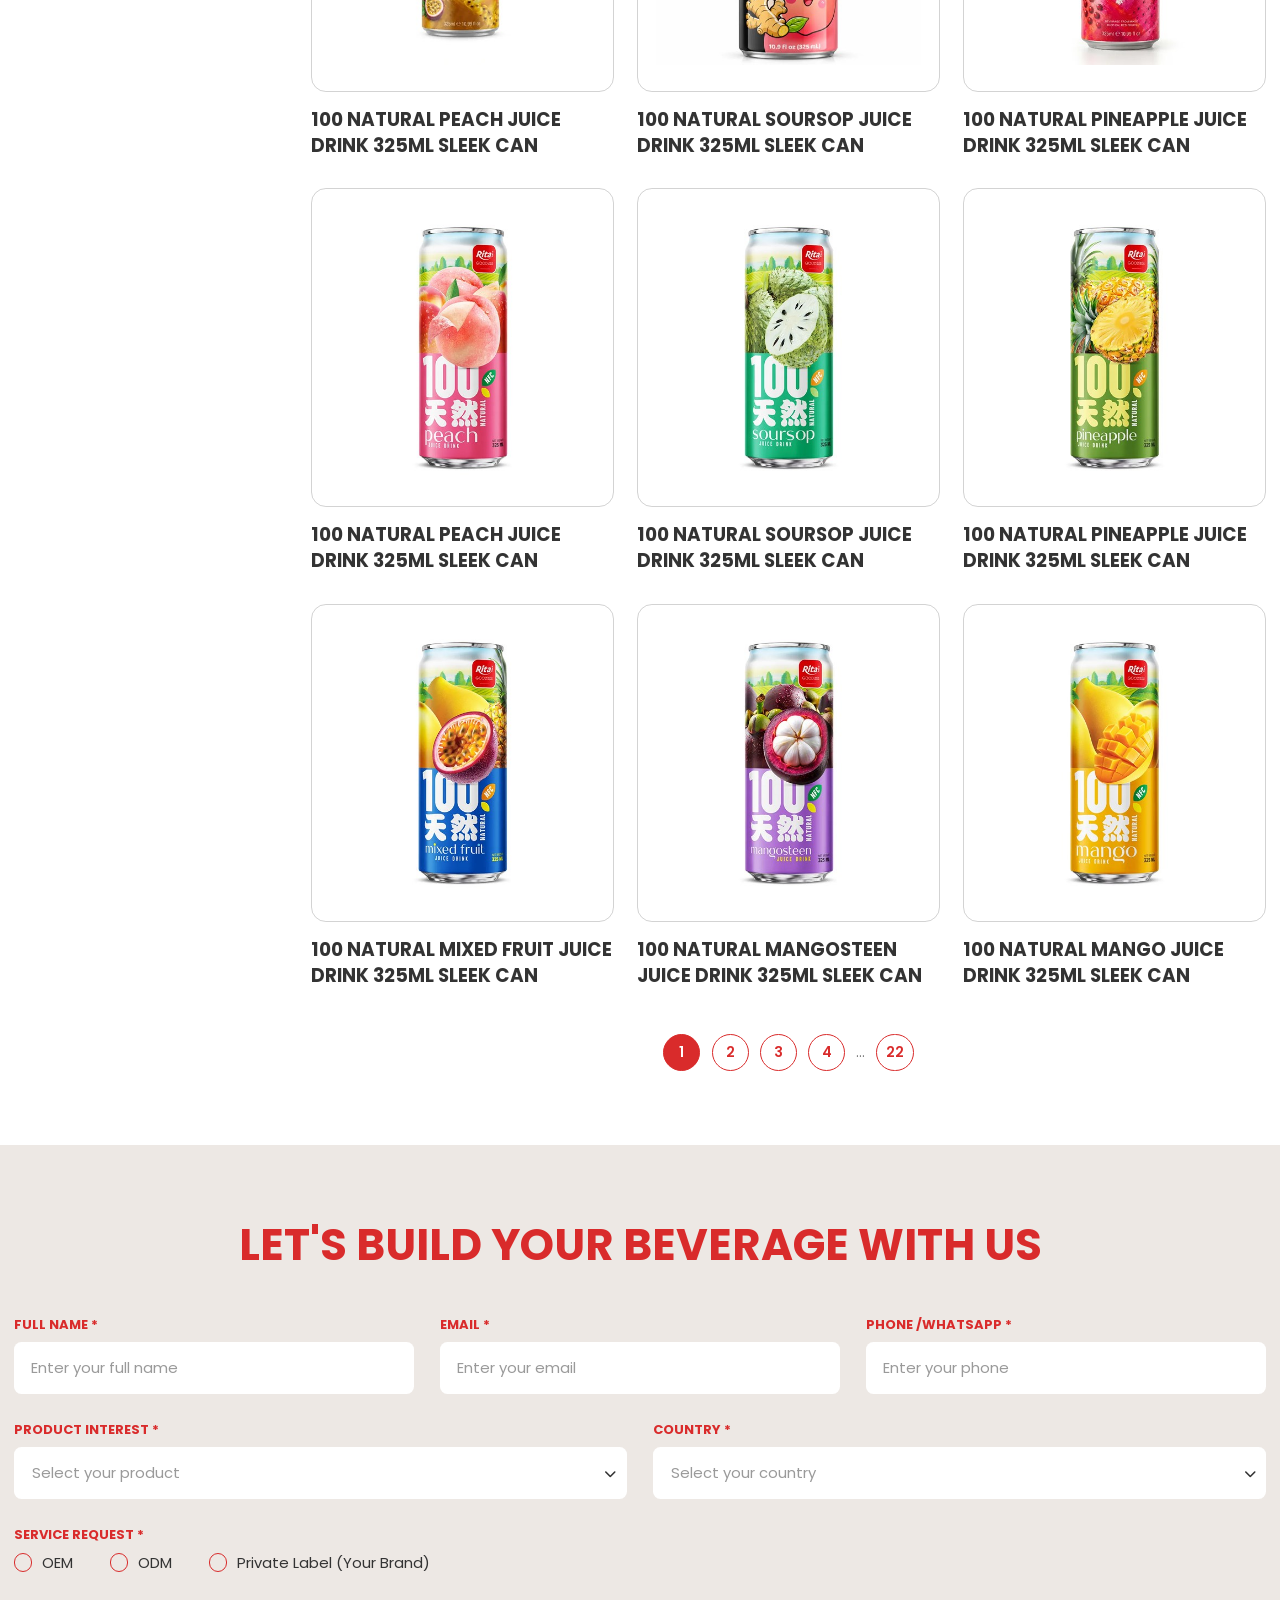
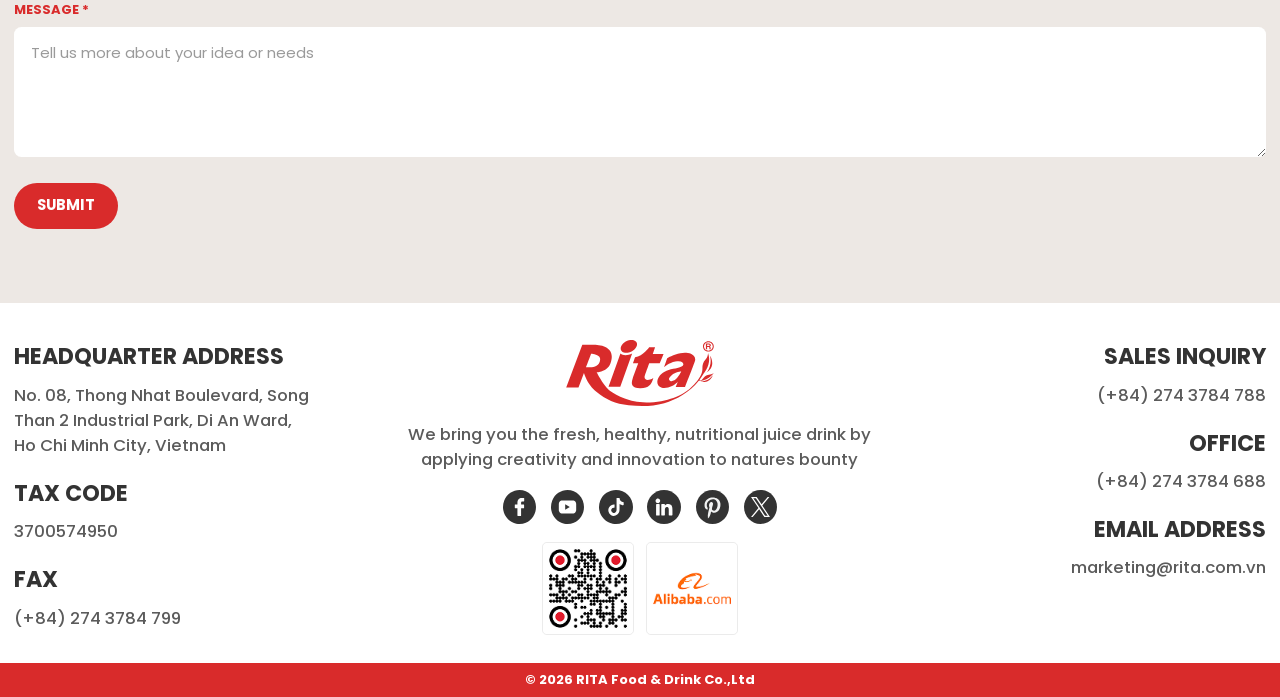
<file: products.html>
<!DOCTYPE html>
<html lang="en">

<head>
  <meta charset="utf-8">
  <title>Our Products — RITA Beverage</title>
  <meta name="description"
    content="Explore RITA's beverage categories — from energy drinks and juices to sparkling waters and plant-based milks. OEM/ODM solutions for global brands.">
  <meta name="keywords" content="RITA, beverage, Vietnam, OEM, ODM, private label, juice, soda, products">
  <meta name="robots" content="index, follow">
  <meta name="viewport" content="width=device-width, initial-scale=1.0, maximum-scale=1.0">
  <meta http-equiv="X-UA-Compatible" content="IE=edge">
  <link rel="stylesheet" href="./css/style.css">
</head>

<body>
  <header class="hd default">
    <div class="hd-top">
      <div class="hd-top__inner">
        <a class="hd-top__mail" href="mailto:marketing@rita.com.vn"><i class="fas fa-envelope"></i><span>marketing@rita.com.vn</span></a>
        <p class="hd-top__msg"><span class="dot"></span>THE LEADING IN BEVERAGE MANUFACTURING FROM VIET NAM<span class="dot"></span></p>
        <a class="hd-top__tel" href="tel:+842743784788"><i class="fas fa-phone"></i><span>(+84) 274 3784 788</span></a>
      </div>
    </div>
    <div class="hd-bar">
        <div class="hd-main">
          <div class="hd-logo"><a class="custom-logo-link" href="./index.html" aria-label="RITA"><span class="hd-logo__mark"></span></a></div>
          <div class="hd-nav">
            <div class="menu-nav">
              <ul class="menu-list">
                <li class="menu-item"><a class="menu-link" href="./index.html">HOME</a></li>
                <li class="menu-item mega" data-mega="about"><a class="menu-link" href="./our-story.html">ABOUT US<i class="fas fa-chevron-down"></i></a></li>
                <li class="menu-item mega current-menu-item" data-mega="products"><a class="menu-link active" href="./products.html">PRODUCTS<i class="fas fa-chevron-down"></i></a></li>
                <li class="menu-item mega" data-mega="services"><a class="menu-link" href="./oem-service.html">SERVICES<i class="fas fa-chevron-down"></i></a></li>
                <li class="menu-item"><a class="menu-link" href="./blog.html">BLOG</a></li>
                <li class="menu-item"><a class="menu-link" href="./contact.html">CONTACT</a></li>
              </ul>
            </div>
          </div>
          <div class="hd-right">
            <div class="btn-box"><a class="btn pri" href="./contact.html"><span class="txt"><span
                    class="txt-inner">CONTACT US</span></span></a></div>
            <div class="hd-sbtn srchOpenJS"><i class="fas fa-search"></i></div>
            <div class="burger">
              <div class="hamburger" id="hamburger">
                <svg class="ham" viewbox="0 0 100 100" width="48">
                  <path class="line top"
                    d="m 30,33 h 40 c 0,0 9.044436,-0.654587 9.044436,-8.508902 0,-7.854315 -8.024349,-11.958003 -14.89975,-10.85914 -6.875401,1.098863 -13.637059,4.171617 -13.637059,16.368042 v 40">
                  </path>
                  <path class="line middle" d="m 30,50 h 40"></path>
                  <path class="line bottom"
                    d="m 30,67 h 40 c 12.796276,0 15.357889,-11.717785 15.357889,-26.851538 0,-15.133752 -4.786586,-27.274118 -16.667516,-27.274118 -11.88093,0 -18.499247,6.994427 -18.435284,17.125656 l 0.252538,40">
                  </path>
                </svg>
              </div>
            </div>
          </div>
        </div>
        <div class="hd-search">
          <form action="">
            <i class="fas fa-search"></i>
            <input type="text" placeholder="Search..." />
          </form>
          <div class="hd-sbtn srchCloseJS"><i class="fas fa-times"></i></div>
        </div>
        <div class="hd-mega">
          <div class="hd-mega__wrap">
            <div class="hd-mega__inner">
              <div class="hd-mega__panel" data-mega-panel="about">
                <div class="hd-mega__intro">
                  <div class="hd-mega__thumb"><img src="./assets/images/profile.jpg" alt="About Us" loading="lazy" /></div>
                  <div class="hd-mega__intro-foot">
                    <div class="hd-mega__intro-text">
                      <p class="hd-mega__intro-title">About Us</p>
                      <p class="hd-mega__intro-desc">RITA has been crafting and exporting premium beverages from Vietnam for over 20 years. Explore our story, certifications and milestones.</p>
                    </div>
                    <div class="btn-box"><a class="btn pri" href="./our-story.html"><span class="txt"><span class="txt-inner">Learn More</span></span></a></div>
                  </div>
                </div>
                <div class="hd-mega__menu">
                  <ul class="hd-mega__list">
                    <li class="hd-mega__item"><a class="hd-mega__link" href="#">Our Story</a></li>
                    <li class="hd-mega__item"><a class="hd-mega__link" href="./our-certificates.html">Our Certificates</a></li>
                    <li class="hd-mega__item"><a class="hd-mega__link" href="./our-activities.html">Our Activities</a></li>
                    <li class="hd-mega__item"><a class="hd-mega__link" href="./our-history.html">Our History</a></li>
                    <li class="hd-mega__item"><a class="hd-mega__link" href="./our-brands.html">Our Brands</a></li>
                  </ul>
                </div>
              </div>
              <div class="hd-mega__panel" data-mega-panel="products">
                <div class="hd-mega__intro">
                  <div class="hd-mega__thumb"><img src="./assets/images/supermarket.jpg" alt="Products" loading="lazy" /></div>
                  <div class="hd-mega__intro-foot">
                    <div class="hd-mega__intro-text">
                      <p class="hd-mega__intro-title">Products</p>
                      <p class="hd-mega__intro-desc">From tropical juices to functional drinks, worldwide. We craft, bottle and deliver every product with care, consistency and industry-leading quality standards.</p>
                    </div>
                    <div class="btn-box"><a class="btn pri" href="./products.html"><span class="txt"><span class="txt-inner">Learn More</span></span></a></div>
                  </div>
                </div>
                <div class="hd-mega__menu">
                  <ul class="hd-mega__list">
                    <li class="hd-mega__item"><a class="hd-mega__link" href="./products-fruit-juice.html">Fruit Juice</a></li>
                    <li class="hd-mega__item"><a class="hd-mega__link" href="./products-aloe-vera.html">Aloe Vera</a></li>
                    <li class="hd-mega__item"><a class="hd-mega__link" href="./products-coconut-water.html">Coconut Water</a></li>
                    <li class="hd-mega__item"><a class="hd-mega__link" href="./products-milk-drinks.html">Milk Drinks</a></li>
                    <li class="hd-mega__item"><a class="hd-mega__link" href="./products-soft-drinks.html">Soft Drinks</a></li>
                    <li class="hd-mega__item"><a class="hd-mega__link" href="./products-coffee-drinks.html">Coffee Drinks</a></li>
                    <li class="hd-mega__item"><a class="hd-mega__link" href="./products-sparkling-drinks.html">Sparkling Drinks</a></li>
                    <li class="hd-mega__item"><a class="hd-mega__link" href="./products-energy-drinks.html">Energy Drinks</a></li>
                    <li class="hd-mega__item"><a class="hd-mega__link" href="./products-tea-drinks.html">Tea Drinks</a></li>
                  </ul>
                </div>
              </div>
              <div class="hd-mega__panel" data-mega-panel="services">
                <div class="hd-mega__intro">
                  <div class="hd-mega__thumb"><img src="./assets/images/meeting.png" alt="Services" loading="lazy" /></div>
                  <div class="hd-mega__intro-foot">
                    <div class="hd-mega__intro-text">
                      <p class="hd-mega__intro-title">Services</p>
                      <p class="hd-mega__intro-desc">OEM/ODM manufacturing tailored to your brand. From formulation and recipe development to private label production and packaging, we handle it all.</p>
                    </div>
                    <div class="btn-box"><a class="btn pri" href="./oem-service.html"><span class="txt"><span class="txt-inner">Learn More</span></span></a></div>
                  </div>
                </div>
                <div class="hd-mega__menu">
                  <ul class="hd-mega__list">
                    <li class="hd-mega__item"><a class="hd-mega__link" href="./oem-service.html">OEM Service</a></li>
                    <li class="hd-mega__item"><a class="hd-mega__link" href="./odm-service.html">ODM Service</a></li>
                  </ul>
                </div>
              </div>
            </div>
          </div>
        </div>
      </div>
    <div class="hd-overlay"></div>
    <div class="mobile-overlay"></div>
    <div class="mobile">
      <div class="mobile-con">
        <div class="mobile-wr">
          <div class="mobile-nav">
            <div class="menu-nav">
              <ul class="menu-list">
                <li class="menu-item"><a class="menu-link" href="./index.html">HOME</a></li>
                <li class="menu-item has-sub"><a class="menu-link mobileSubJS" href="./our-story.html"
                    data-sub="about">ABOUT US<i class="fas fa-chevron-right"></i></a></li>
                <li class="menu-item has-sub"><a class="menu-link mobileSubJS" href="./products.html"
                    data-sub="products">PRODUCTS<i class="fas fa-chevron-right"></i></a></li>
                <li class="menu-item has-sub"><a class="menu-link mobileSubJS" href="./oem-service.html" data-sub="services">SERVICES<i class="fas fa-chevron-right"></i></a></li>
                <li class="menu-item"><a class="menu-link" href="./blog.html">BLOG</a></li>
                <li class="menu-item"><a class="menu-link" href="./contact.html">CONTACT</a></li>
              </ul>
            </div>
            <div class="mobile-content">
              <div class="social">
                <div class="social-list"> <a class="social-link" href="#"><i class="fab fa-tiktok"></i></a><a
                    class="social-link" href="#"><i class="fab fa-facebook-f"></i></a><a class="social-link"
                    href="#"><i class="fab fa-youtube"></i></a><a class="social-link" href="#"><i
                      class="fab fa-linkedin-in"></i></a></div>
              </div>
            </div>
          </div>
        </div>
      </div>
      <div class="mobile-sub" data-sub-panel="about">
        <div class="mobile-sub__intro">
          <div class="mobile-sub__head mobileBackJS"><i class="fas fa-chevron-left"></i><span
              class="mobile-sub__title t-32">ABOUT US</span></div>
          <div class="mobile-sub__thumb"><img src="./assets/images/profile.jpg" alt="About Us" loading="lazy" /></div>
          <p class="mobile-sub__desc">RITA has been crafting and exporting premium beverages from Vietnam for over 20 years. Explore our story, certifications and milestones.</p>
          <div class="btn-box"><a class="btn third" href="./our-story.html"><span class="txt"><span
                  class="txt-inner">LEARN MORE</span></span></a></div>
        </div>
        <ul class="mobile-sub__list">
          <li><a href="#">OUR STORY</a></li>
          <li><a href="./our-certificates.html">OUR CERTIFICATES</a></li>
          <li><a href="./our-activities.html">OUR ACTIVITIES</a></li>
          <li><a href="./our-history.html">OUR HISTORY</a></li>
          <li><a href="./our-brands.html">OUR BRANDS</a></li>
        </ul>
      </div>
      <div class="mobile-sub" data-sub-panel="products">
        <div class="mobile-sub__intro">
          <div class="mobile-sub__head mobileBackJS"><i class="fas fa-chevron-left"></i><span
              class="mobile-sub__title t-32">PRODUCTS</span></div>
          <div class="mobile-sub__thumb"><img src="./assets/images/supermarket.jpg" alt="Products" loading="lazy" /></div>
          <p class="mobile-sub__desc">From tropical juices to functional drinks, worldwide. We craft, bottle and deliver every product with care, consistency and industry-leading quality standards.</p>
          <div class="btn-box"><a class="btn third" href="./products.html"><span class="txt"><span
                  class="txt-inner">LEARN MORE</span></span></a></div>
        </div>
        <ul class="mobile-sub__list">
          <li><a href="./products-fruit-juice.html">FRUIT JUICE</a></li>
          <li><a href="./products-aloe-vera.html">ALOE VERA</a></li>
          <li><a href="./products-coconut-water.html">COCONUT WATER</a></li>
          <li><a href="./products-milk-drinks.html">MILK DRINKS</a></li>
          <li><a href="./products-soft-drinks.html">SOFT DRINKS</a></li>
          <li><a href="./products-coffee-drinks.html">COFFEE DRINKS</a></li>
          <li><a href="./products-sparkling-drinks.html">SPARKLING DRINKS</a></li>
          <li><a href="./products-energy-drinks.html">ENERGY DRINKS</a></li>
          <li><a href="./products-tea-drinks.html">TEA DRINKS</a></li>
        </ul>
      </div>
      <div class="mobile-sub" data-sub-panel="services">
        <div class="mobile-sub__intro">
          <div class="mobile-sub__head mobileBackJS"><i class="fas fa-chevron-left"></i><span
              class="mobile-sub__title t-32">SERVICES</span></div>
          <div class="mobile-sub__thumb"><img src="./assets/images/meeting.png" alt="Services" loading="lazy" /></div>
          <p class="mobile-sub__desc">OEM/ODM manufacturing tailored to your brand. From formulation and recipe development to private label production and packaging, we handle it all.</p>
          <div class="btn-box"><a class="btn third" href="./oem-service.html"><span class="txt"><span
                  class="txt-inner">LEARN MORE</span></span></a></div>
        </div>
        <ul class="mobile-sub__list">
          <li><a href="./oem-service.html">OEM SERVICE</a></li>
          <li><a href="./odm-service.html">ODM SERVICE</a></li>
        </ul>
      </div>
    </div>
  </header>

  <main class="main pd-top-full">
    <section class="page-banner page-banner--capped">
      <div class="container page-banner__inner">
        <nav class="breadcrumb" aria-label="Breadcrumb">
          <ol class="breadcrumb-list">
            <li class="breadcrumb-item"><a href="./index.html"><img class="breadcrumb-icon" src="./assets/images/ic-home.svg" alt="Home" loading="eager" /></a></li>
            <li class="breadcrumb-sep"><i class="fas fa-chevron-right"></i></li>
            <li class="breadcrumb-item breadcrumb-item--current">Our Products</li>
          </ol>
        </nav>
        <h1 class="page-banner__title t-98">OUR PRODUCTS</h1>
        <p class="page-banner__desc t-18">Explore beverage categories tailored to your brand. From energy drinks and juices to sparkling waters and plant-based milks, our OEM/ODM solutions help you launch products consumers love.</p>
      </div>
      <div class="page-banner__img"><img src="./assets/images/banner-products.jpg" alt="RITA beverage products" loading="eager" /></div>
    </section>

    <section class="shop ss-pd">
      <div class="container">
        <div class="shop__row">
          <aside class="shop__sidebar" id="shopSidebar">
            <button class="shop__sidebar-close" id="shopSidebarClose" type="button" aria-label="Close filters"><i class="fas fa-times"></i></button>
            <div class="shop__sidebar-body">
              <div class="shop-filter">
                <button class="shop-filter__head" type="button" aria-expanded="true">
                  <span class="shop-filter__title t-20">CAPABILITIES</span>
                  <i class="fas fa-chevron-up"></i>
                </button>
                <ul class="shop-filter__list">
                  <li><a class="shop-filter__link" href="./products-fruit-juice.html">Fruit Juice <span class="shop-filter__count">(2)</span></a></li>
                  <li><a class="shop-filter__link" href="./products-aloe-vera.html">Aloe Vera Juice <span class="shop-filter__count">(28)</span></a></li>
                  <li><a class="shop-filter__link" href="./products-coconut-water.html">Coconut Water <span class="shop-filter__count">(132)</span></a></li>
                  <li><a class="shop-filter__link" href="#">Coffee Drink <span class="shop-filter__count">(36)</span></a></li>
                  <li><a class="shop-filter__link" href="#">Energy Drink <span class="shop-filter__count">(23)</span></a></li>
                  <li><a class="shop-filter__link" href="#">Tea Drink <span class="shop-filter__count">(2)</span></a></li>
                  <li><a class="shop-filter__link" href="#">Soft Drink <span class="shop-filter__count">(2)</span></a></li>
                  <li><a class="shop-filter__link" href="#">Seed Drink <span class="shop-filter__count">(2)</span></a></li>
                </ul>
              </div>
              <div class="shop-filter">
                <button class="shop-filter__head" type="button" aria-expanded="true">
                  <span class="shop-filter__title t-20">PACKING</span>
                  <i class="fas fa-chevron-up"></i>
                </button>
                <ul class="shop-filter__checks">
                  <li><label class="shop-filter__check"><input type="checkbox" checked><span class="shop-filter__box"></span><span class="shop-filter__check-label">Aluminum can</span></label></li>
                  <li><label class="shop-filter__check"><input type="checkbox"><span class="shop-filter__box"></span><span class="shop-filter__check-label">PP Bottle</span></label></li>
                  <li><label class="shop-filter__check"><input type="checkbox"><span class="shop-filter__box"></span><span class="shop-filter__check-label">Pet Can</span></label></li>
                  <li><label class="shop-filter__check"><input type="checkbox"><span class="shop-filter__box"></span><span class="shop-filter__check-label">Pet Bottle</span></label></li>
                  <li><label class="shop-filter__check"><input type="checkbox"><span class="shop-filter__box"></span><span class="shop-filter__check-label">Glass Bottle</span></label></li>
                  <li><label class="shop-filter__check"><input type="checkbox"><span class="shop-filter__box"></span><span class="shop-filter__check-label">Bag</span></label></li>
                  <li><label class="shop-filter__check"><input type="checkbox"><span class="shop-filter__box"></span><span class="shop-filter__check-label">Aseptic</span></label></li>
                </ul>
              </div>
            </div>
          </aside>
          <div class="shop__overlay" id="shopOverlay"></div>

          <div class="shop__main">
            <div class="shop-grid">
              <a class="prod-item" href="#">
                <div class="prod-item__box">
                  <span class="prod-item__tag">OEM</span>
                  <div class="prod-item__thumb"><img src="./assets/images/product-1.jpg" alt="100 Natural Peach Juice Drink 325ml Sleek Can" loading="lazy" /></div>
                </div>
                <p class="prod-item__name t-20">100 Natural Peach Juice Drink 325ml Sleek Can</p>
              </a>
              <a class="prod-item" href="#">
                <div class="prod-item__box">
                  <span class="prod-item__tag">OEM</span>
                  <div class="prod-item__thumb"><img src="./assets/images/product-2.jpg" alt="100 Natural Soursop Juice Drink 325ml Sleek Can" loading="lazy" /></div>
                </div>
                <p class="prod-item__name t-20">100 Natural Soursop Juice Drink 325ml Sleek Can</p>
              </a>
              <a class="prod-item" href="#">
                <div class="prod-item__box">
                  <span class="prod-item__tag">OEM</span>
                  <div class="prod-item__thumb"><img src="./assets/images/product-3.jpg" alt="100 Natural Pineapple Juice Drink 325ml Sleek Can" loading="lazy" /></div>
                </div>
                <p class="prod-item__name t-20">100 Natural Pineapple Juice Drink 325ml Sleek Can</p>
              </a>
              <a class="prod-item" href="#">
                <div class="prod-item__box">
                  <span class="prod-item__tag">OEM</span>
                  <div class="prod-item__thumb"><img src="./assets/images/product-5.jpg" alt="100 Natural Peach Juice Drink 325ml Sleek Can" loading="lazy" /></div>
                </div>
                <p class="prod-item__name t-20">100 Natural Peach Juice Drink 325ml Sleek Can</p>
              </a>
              <a class="prod-item" href="#">
                <div class="prod-item__box">
                  <span class="prod-item__tag">OEM</span>
                  <div class="prod-item__thumb"><img src="./assets/images/product-6.jpg" alt="100 Natural Soursop Juice Drink 325ml Sleek Can" loading="lazy" /></div>
                </div>
                <p class="prod-item__name t-20">100 Natural Soursop Juice Drink 325ml Sleek Can</p>
              </a>
              <a class="prod-item" href="#">
                <div class="prod-item__box">
                  <span class="prod-item__tag">OEM</span>
                  <div class="prod-item__thumb"><img src="./assets/images/product-7.jpg" alt="100 Natural Pineapple Juice Drink 325ml Sleek Can" loading="lazy" /></div>
                </div>
                <p class="prod-item__name t-20">100 Natural Pineapple Juice Drink 325ml Sleek Can</p>
              </a>
              <a class="prod-item" href="#">
                <div class="prod-item__box">
                  <span class="prod-item__tag">OEM</span>
                  <div class="prod-item__thumb"><img src="./assets/images/product-9.jpg" alt="100 Natural Peach Juice Drink 325ml Sleek Can" loading="lazy" /></div>
                </div>
                <p class="prod-item__name t-20">100 Natural Peach Juice Drink 325ml Sleek Can</p>
              </a>
              <a class="prod-item" href="#">
                <div class="prod-item__box">
                  <span class="prod-item__tag">OEM</span>
                  <div class="prod-item__thumb"><img src="./assets/images/product-10.jpg" alt="100 Natural Soursop Juice Drink 325ml Sleek Can" loading="lazy" /></div>
                </div>
                <p class="prod-item__name t-20">100 Natural Soursop Juice Drink 325ml Sleek Can</p>
              </a>
              <a class="prod-item" href="#">
                <div class="prod-item__box">
                  <span class="prod-item__tag">OEM</span>
                  <div class="prod-item__thumb"><img src="./assets/images/product-11.jpg" alt="100 Natural Pineapple Juice Drink 325ml Sleek Can" loading="lazy" /></div>
                </div>
                <p class="prod-item__name t-20">100 Natural Pineapple Juice Drink 325ml Sleek Can</p>
              </a>
              <a class="prod-item" href="#">
                <div class="prod-item__box">
                  <span class="prod-item__tag">OEM</span>
                  <div class="prod-item__thumb"><img src="./assets/images/product-13.jpg" alt="100 Natural Mixed Fruit Juice Drink 325ml Sleek Can" loading="lazy" /></div>
                </div>
                <p class="prod-item__name t-20">100 Natural Mixed Fruit Juice Drink 325ml Sleek Can</p>
              </a>
              <a class="prod-item" href="#">
                <div class="prod-item__box">
                  <span class="prod-item__tag">OEM</span>
                  <div class="prod-item__thumb"><img src="./assets/images/product-14.jpg" alt="100 Natural Mangosteen Juice Drink 325ml Sleek Can" loading="lazy" /></div>
                </div>
                <p class="prod-item__name t-20">100 Natural Mangosteen Juice Drink 325ml Sleek Can</p>
              </a>
              <a class="prod-item" href="#">
                <div class="prod-item__box">
                  <span class="prod-item__tag">OEM</span>
                  <div class="prod-item__thumb"><img src="./assets/images/product-15.jpg" alt="100 Natural Mango Juice Drink 325ml Sleek Can" loading="lazy" /></div>
                </div>
                <p class="prod-item__name t-20">100 Natural Mango Juice Drink 325ml Sleek Can</p>
              </a>
            </div>

            <ul class="shop-pagination">
              <li class="shop-pagination__item active"><a href="#">1</a></li>
              <li class="shop-pagination__item"><a href="#">2</a></li>
              <li class="shop-pagination__item"><a href="#">3</a></li>
              <li class="shop-pagination__item"><a href="#">4</a></li>
              <li class="shop-pagination__dots">…</li>
              <li class="shop-pagination__item"><a href="#">22</a></li>
            </ul>
          </div>
        </div>
      </div>

      <button class="shop-filter-fab" id="shopFilterFab" type="button" aria-label="Open filters"><i class="fas fa-filter"></i></button>
    </section>
  </main>

  <section class="lead-form" id="lead-form">
    <div class="container">
      <h2 class="lead-form__title">Let's build your beverage with us</h2>
      <form class="lead-form__form" action="">
        <div class="lead-form__row">
          <label class="lead-form__field">
            <span class="lead-form__label">Full Name *</span>
            <input type="text" name="full_name" placeholder="Enter your full name" required>
          </label>
          <label class="lead-form__field">
            <span class="lead-form__label">Email *</span>
            <input type="email" name="email" placeholder="Enter your email" required>
          </label>
          <label class="lead-form__field">
            <span class="lead-form__label">Phone /Whatsapp *</span>
            <input type="tel" name="phone" placeholder="Enter your phone" required>
          </label>
        </div>
        <div class="lead-form__row lead-form__row--2">
          <label class="lead-form__field">
            <span class="lead-form__label">Product Interest *</span>
            <select class="re-select-main" name="product" data-placeholder="Select your product">
              <option value=""></option>
              <option>All Products</option>
              <option>Fruit Juice</option>
              <option>Aloe Vera</option>
              <option>Coconut Water</option>
              <option>Milk Drinks</option>
              <option>Soft Drinks</option>
              <option>Coffee Drinks</option>
              <option>Sparkling Drinks</option>
              <option>Energy Drinks</option>
              <option>Tea Drinks</option>
            </select>
          </label>
          <label class="lead-form__field">
            <span class="lead-form__label">Country *</span>
            <select class="re-select-main" name="country" data-placeholder="Select your country">
              <option value=""></option>
              <option>United States</option>
              <option>United Kingdom</option>
              <option>Germany</option>
              <option>France</option>
              <option>Japan</option>
              <option>South Korea</option>
              <option>China</option>
              <option>Australia</option>
              <option>UAE</option>
              <option>Other</option>
            </select>
          </label>
        </div>
        <div class="lead-form__field lead-form__field--full">
          <span class="lead-form__label">Service Request *</span>
          <div class="lead-form__radios">
            <label class="lead-form__radio"><input type="radio" name="service" value="OEM"><span class="dot"></span>OEM</label>
            <label class="lead-form__radio"><input type="radio" name="service" value="ODM"><span class="dot"></span>ODM</label>
            <label class="lead-form__radio"><input type="radio" name="service" value="Private Label"><span class="dot"></span>Private Label (Your Brand)</label>
          </div>
        </div>
        <label class="lead-form__field lead-form__field--full">
          <span class="lead-form__label">Message *</span>
          <textarea name="message" rows="4" placeholder="Tell us more about your idea or needs" required></textarea>
        </label>
        <div class="btn-box"><button class="btn pri" type="submit"><span class="txt"><span class="txt-inner">SUBMIT</span></span></button></div>
      </form>
    </div>
  </section>

  <footer class="ft">
    <div class="container">
    <div class="ft-top">
        <div class="ft-flex row">
          <div class="ft-item col">
            <div class="wrapper">
              <p class="ft-tt t-24">Headquarter Address</p>
              <ul class="ft-add t-18">
                <li class="ft-add__item">
                  <p class="txt"><a href="https://maps.app.goo.gl/se2kEnWbQ3jPCg6U9" target="_blank" rel="noopener">No. 08, Thong Nhat Boulevard, Song Than 2 Industrial Park, Di An Ward, Ho Chi Minh
                    City, Vietnam</a></p>
                </li>
              </ul>
            </div>
            <div class="wrapper">
              <p class="ft-tt t-24">Tax CODE</p>
              <ul class="ft-add t-18">
                <li class="ft-add__item">
                  <p class="txt">3700574950</p>
                </li>
              </ul>
            </div>
            <div class="wrapper">
              <p class="ft-tt t-24">FAX</p>
              <ul class="ft-add t-18">
                <li class="ft-add__item">
                  <p class="txt"><a href="tel:+842743784799">(+84) 274 3784 799</a></p>
                </li>
              </ul>
            </div>
          </div>
          <div class="ft-item col ft-item--center">
            <div class="ft-logo"><span class="ft-logo__mark"></span></div>
            <p class="ft-desc t-18">We bring you the fresh, healthy, nutritional juice drink by applying creativity and innovation to natures bounty</p>
            <div class="social-list ft-social">
              <a class="social-link" href="https://www.facebook.com/beveragevietnam" target="_blank" rel="noopener" aria-label="Join Us on Facebook"><img src="./assets/images/ic-facebook.svg" alt="Facebook" loading="lazy" /></a>
              <a class="social-link" href="https://www.youtube.com/c/RitaBeverage" target="_blank" rel="noopener" aria-label="Watching on Youtube"><img src="./assets/images/ic-youtube.svg" alt="Youtube" loading="lazy" /></a>
              <a class="social-link" href="https://www.tiktok.com/@ritabeverage" target="_blank" rel="noopener" aria-label="Watching on Tiktok"><img src="./assets/images/ic-tiktok.svg" alt="Tiktok" loading="lazy" /></a>
              <a class="social-link" href="https://www.linkedin.com/company/rita-food-drink-co-ltd" target="_blank" rel="noopener" aria-label="Join Us on Linkedin"><img src="./assets/images/ic-linked.svg" alt="Linked In" loading="lazy" /></a>
              <a class="social-link" href="https://www.pinterest.com/ritafooddrink" target="_blank" rel="noopener" aria-label="Join Us on Pinterest"><img src="./assets/images/ic-pinterest.svg" alt="Pinterest" loading="lazy" /></a>
              <a class="social-link" href="https://x.com/ritavietnam" target="_blank" rel="noopener" aria-label="Follow Us on X"><img src="./assets/images/ic-x.svg" alt="X" loading="lazy" /></a>
            </div>
            <div class="ft-links">
              <a class="ft-alibaba" href="https://rita.com.vn" target="_blank" rel="noopener"><img src="./assets/images/qr.png" alt="RITA official website QR code" loading="lazy" /></a>
              <a class="ft-alibaba" href="https://vn105660124.trustpass.alibaba.com/" target="_blank" rel="noopener"><img src="./assets/images/alibaba.png" alt="RITA on Alibaba" loading="lazy" /></a>
            </div>
          </div>
          <div class="ft-item col">
            <div class="wrapper">
              <p class="ft-tt t-24">Sales inquiry</p>
              <ul class="ft-add t-18">
                <li class="ft-add__item">
                  <p class="txt"><a href="tel:+842743784788">(+84) 274 3784 788</a></p>
                </li>
              </ul>
            </div>
            <div class="wrapper">
              <p class="ft-tt t-24">OFFICE</p>
              <ul class="ft-add t-18">
                <li class="ft-add__item">
                  <p class="txt"><a href="tel:+842743784688">(+84) 274 3784 688</a></p>
                </li>
              </ul>
            </div>
            <div class="wrapper">
              <p class="ft-tt t-24">Email Address</p>
              <ul class="ft-add t-18">
                <li class="ft-add__item">
                  <p class="txt"><a href="mailto:marketing@rita.com.vn">marketing@rita.com.vn</a></p>
                </li>
              </ul>
            </div>
          </div>
        </div>
      </div>
    </div>
    <div class="ft-bottom">
      <div class="ft-bottom__flex">
        <div class="ft-bottom__text">
          <p class="txt">© 2026 RITA Food &amp; Drink Co.,Ltd</p>
        </div>
      </div>
    </div>
  </footer>

  <div class="sidefix">
    <a class="sidefix-item" href="tel:+842743784788" aria-label="Call us"><img src="./assets/images/cta-phone.svg" alt="" loading="lazy" /></a>
    <a class="sidefix-item" href="#" aria-label="Chat with us"><img src="./assets/images/cta-mess.svg" alt="" loading="lazy" /></a>
    <div class="sidefix-item back-to-top backToTop" aria-label="Back to top"><img src="./assets/images/cta-totop.svg" alt="" loading="lazy" /></div>
  </div>

  <script src="./assets/library/jquery/jquery.js"></script>
  <script src="./assets/library/jquery/jquery-migrate.js"></script>
  <script src="./assets/library/aos/aos.js"></script>
  <script src="./assets/library/gsap/gsap.min.js"></script>
  <script src="./assets/library/gsap/ScrollTrigger.min.js"></script>
  <script src="./assets/library/ukiyo/ukiyo.min.js"></script>
  <script src="./js/main.js?v=2" type="module"></script>
</body>

</html>
</file>
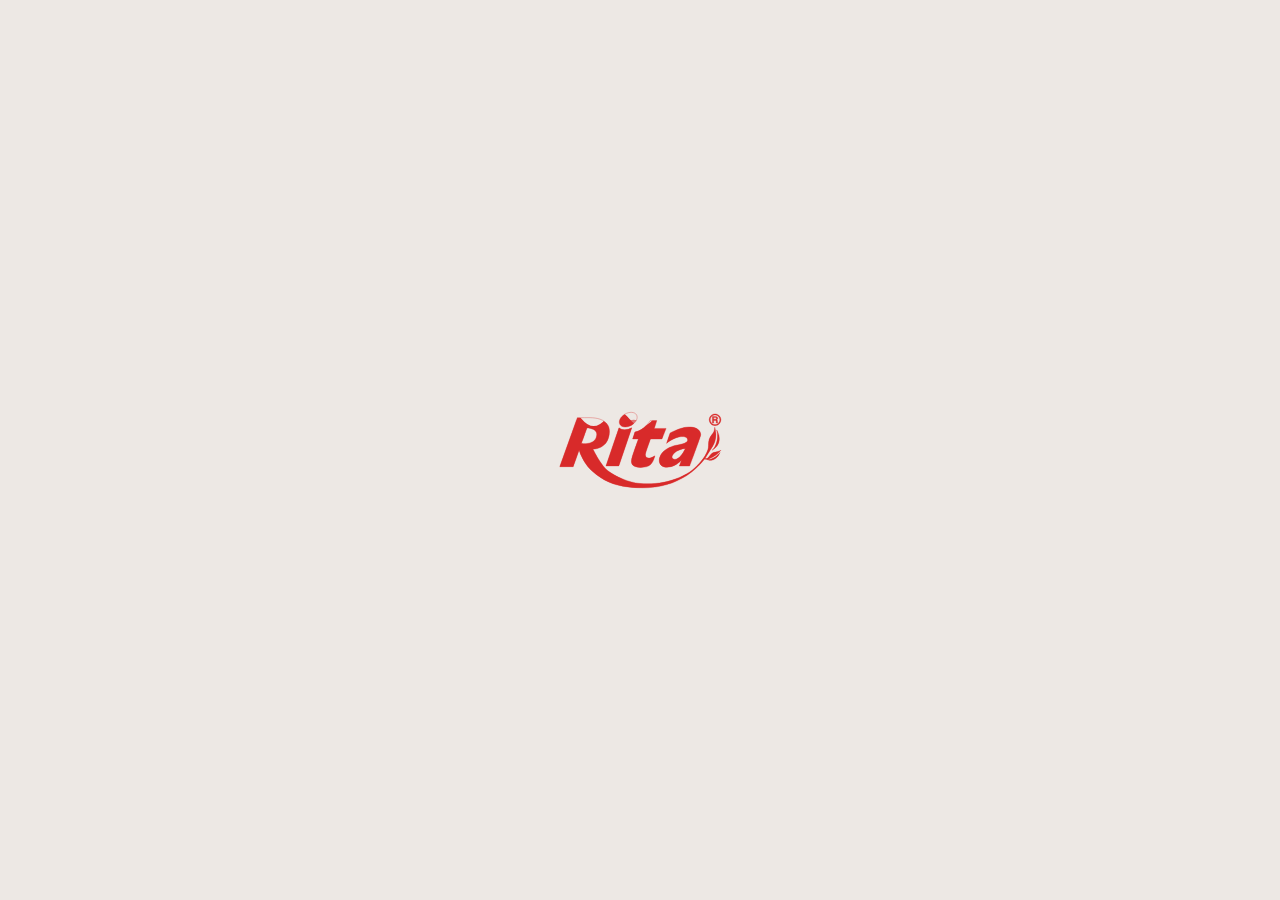
<file: template.html>
<!DOCTYPE html>
<html lang="en">
  <head>
    <meta charset="utf-8">
    <title>Template</title>
    <meta name="description" content="">
    <meta name="keywords" content="">
    <meta name="robots" content="index, follow">
    <meta name="viewport" content="width=device-width, initial-scale=1, maximum-scale=1.0">
    <meta http-equiv="X-UA-Compatible" content="IE=edge">
    <meta name="viewport" content="width=device-width, initial-scale=1.0">
    <link rel="stylesheet" href="./css/style.css">
  </head>
  <body>
    <div class="preloader preloaderJS">
      <svg class="preloader__logo" viewBox="0 0 372.11 204.11" preserveAspectRatio="xMidYMid meet" aria-hidden="true">
        <defs>
          <clipPath id="ritaLogoClip" clipPathUnits="userSpaceOnUse">
            <path clip-rule="evenodd" d="M255.07,118.64l-3.86,10.09h17.16s16.06-42.83,18.1-50c1.94-7.28-4.13-14.2-16.03-15.17-11.96-.91-25.81,5.18-34.76,10.07-3.87,11.49-5.74,17.14-5.74,17.14,0,0,8.85-8.12,20.55-10.63,11.77-2.49,15.33,2.34,14.54,5.96-.81,3.7-6.7,5.49-18.41,7.77-11.69,2.3-21.17,7.9-25.82,15.23-4.67,7.28-5.11,18.4,5.11,21.13,5.04,1.43,12.66-.09,18.58-3.27,6.15-3.34,10.59-8.34,10.59-8.34h0ZM261.3,99.41s-10.67.87-17.45,6.71c-6.82,5.74-5.29,9.47-2.49,11.02,2.84,1.49,8.72-.66,13.34-6.91,4.68-6.17,6.58-10.81,6.58-10.81h.01ZM306.05,102.12s10.13-4.86,11.62-15.68c1.44-10.79-4.25-18.06-4.25-18.06,0,0,3.66,9.05,0,21.09-3.01,10.16-7.37,12.64-7.37,12.64h0ZM106.98,100.67s19.79-.62,25.26-17.35c5.56-16.75.39-25.77-9.47-31.07-9.81-5.33-24.21-4.32-29.89-4.32h-12.15l-29.39,81.89h22.46l9.94-27.87s5.45,20.89,22.65,35.9c17.2,14.96,34.66,23.2,58.86,25.76,24.13,2.57,42.95,2.26,65.05-3.91,22.06-6.08,45.92-20.24,63.06-42.62,4.47.43,5.9,1.57,8,2.02,2.77.62,12.91-.44,17.67-12.95-4.87,5.6-8.47,9.67-17.42,11.45-.79.19-3.28.03-3.94-.17.87-.24,3.52-1.01,4.17-1.32,7.8-2.82,12.41-6.83,18.91-13.71-6.6,3.77-11.82,2.07-15.87,5.99-4.08,4.02-5.54,7.45-7.68,7.92-2.19.4-3.11-.2-3.11-.2,0,0,5.49-9.07,9.9-15.71,4.34-6.6,6.94-11.73,7.83-18.84.5-3.05.61-6.89.16-10.13-.55-4.2-1.79-7.52-1.79-7.52,0,0,.44,6.89-4.52,12.28-4.95,5.37-5.81,11.7-5.72,17.32.16,5.84-1.4,10.57-5.78,18.01-4.32,7.48-13.91,17.77-20.18,23.01-6.16,5.21-30.16,22-69.79,23.79-20.12.97-34.23-2.6-46.01-7.29-11.49-4.47-20.78-10.07-26.55-14.57-11.67-8.94-24.68-35.76-24.68-35.76h.01ZM87.38,90.93s20.96,3.3,25.14-10.48c4.32-13.79-10.84-14.77-15.72-15.41-5.35,15.58-9.42,25.89-9.42,25.89h0ZM209.39,65.86l4.17-13.05-10.88-.09s-10.71,16.85-25.7,19.19c-3.39,10.14-3.75,11.62-3.75,11.62h9.56s-7.13,19.4-10.1,28.97c-2.99,9.51-3.15,18.09,13.06,18.48,16.33.34,20.85-5.76,24.63-19.26-12.28,7.73-17.81,2.3-15.49-4.94,2.42-7.32,8.07-23.2,8.07-23.2h19.1l7.01-17.73h-19.66ZM171.76,64.72l-21.71,63.84h-21.44l21.72-63.69c3.23,3.03,8.78,4.09,15.21,2.39,2.14-.69,4.26-1.49,6.21-2.56h0ZM150.81,55.26c0-6.38,6.71-13.38,14.96-15.59,8.19-2.22,14.93,1.13,14.93,7.52s-6.74,13.41-14.93,15.66c-8.23,2.19-14.96-1.14-14.96-7.59h0ZM306.37,56.77v-10.88h5.54c1.25,0,2.18.38,2.76,1.14.4.55.74,1.18.74,1.92,0,.61-.22,1.16-.59,1.6-.36.46-.73.82-1.21.97.47.24.85.52,1.06.79.15.36.31,1.08.31,2.04v1.57c.09.27.22.44.52.55v.28h-2.54c-.12-.28-.15-.52-.15-.83-.08-.32-.08-.77-.08-1.36,0-.83-.05-1.39-.24-1.63-.28-.3-.73-.46-1.56-.46h-2.35v4.29h-2.21ZM308.57,50.66h2.68c.66,0,1.09-.11,1.43-.34.16-.22.35-.62.35-1.14,0-.32-.17-.69-.3-.94-.24-.31-.75-.44-1.29-.44h-2.88v2.88h.01ZM301.04,51.37c0-5.38,4.49-9.77,9.81-9.77h0c5.37,0,9.86,4.33,9.86,9.77h0c0,5.45-4.48,9.83-9.86,9.83h0c-5.31,0-9.81-4.38-9.81-9.83h0ZM302.85,51.37c0,4.4,3.55,7.98,8,7.98h0c4.41,0,8.03-3.58,8.03-7.98h0c0-4.38-3.62-7.99-8.03-7.99h0c-4.44,0-8,3.59-8,7.99h0Z" />
          </clipPath>
        </defs>
        <path class="preloader__logo-ghost" d="M255.07,118.64l-3.86,10.09h17.16s16.06-42.83,18.1-50c1.94-7.28-4.13-14.2-16.03-15.17-11.96-.91-25.81,5.18-34.76,10.07-3.87,11.49-5.74,17.14-5.74,17.14,0,0,8.85-8.12,20.55-10.63,11.77-2.49,15.33,2.34,14.54,5.96-.81,3.7-6.7,5.49-18.41,7.77-11.69,2.3-21.17,7.9-25.82,15.23-4.67,7.28-5.11,18.4,5.11,21.13,5.04,1.43,12.66-.09,18.58-3.27,6.15-3.34,10.59-8.34,10.59-8.34h0ZM261.3,99.41s-10.67.87-17.45,6.71c-6.82,5.74-5.29,9.47-2.49,11.02,2.84,1.49,8.72-.66,13.34-6.91,4.68-6.17,6.58-10.81,6.58-10.81h.01ZM306.05,102.12s10.13-4.86,11.62-15.68c1.44-10.79-4.25-18.06-4.25-18.06,0,0,3.66,9.05,0,21.09-3.01,10.16-7.37,12.64-7.37,12.64h0ZM106.98,100.67s19.79-.62,25.26-17.35c5.56-16.75.39-25.77-9.47-31.07-9.81-5.33-24.21-4.32-29.89-4.32h-12.15l-29.39,81.89h22.46l9.94-27.87s5.45,20.89,22.65,35.9c17.2,14.96,34.66,23.2,58.86,25.76,24.13,2.57,42.95,2.26,65.05-3.91,22.06-6.08,45.92-20.24,63.06-42.62,4.47.43,5.9,1.57,8,2.02,2.77.62,12.91-.44,17.67-12.95-4.87,5.6-8.47,9.67-17.42,11.45-.79.19-3.28.03-3.94-.17.87-.24,3.52-1.01,4.17-1.32,7.8-2.82,12.41-6.83,18.91-13.71-6.6,3.77-11.82,2.07-15.87,5.99-4.08,4.02-5.54,7.45-7.68,7.92-2.19.4-3.11-.2-3.11-.2,0,0,5.49-9.07,9.9-15.71,4.34-6.6,6.94-11.73,7.83-18.84.5-3.05.61-6.89.16-10.13-.55-4.2-1.79-7.52-1.79-7.52,0,0,.44,6.89-4.52,12.28-4.95,5.37-5.81,11.7-5.72,17.32.16,5.84-1.4,10.57-5.78,18.01-4.32,7.48-13.91,17.77-20.18,23.01-6.16,5.21-30.16,22-69.79,23.79-20.12.97-34.23-2.6-46.01-7.29-11.49-4.47-20.78-10.07-26.55-14.57-11.67-8.94-24.68-35.76-24.68-35.76h.01ZM87.38,90.93s20.96,3.3,25.14-10.48c4.32-13.79-10.84-14.77-15.72-15.41-5.35,15.58-9.42,25.89-9.42,25.89h0ZM209.39,65.86l4.17-13.05-10.88-.09s-10.71,16.85-25.7,19.19c-3.39,10.14-3.75,11.62-3.75,11.62h9.56s-7.13,19.4-10.1,28.97c-2.99,9.51-3.15,18.09,13.06,18.48,16.33.34,20.85-5.76,24.63-19.26-12.28,7.73-17.81,2.3-15.49-4.94,2.42-7.32,8.07-23.2,8.07-23.2h19.1l7.01-17.73h-19.66ZM171.76,64.72l-21.71,63.84h-21.44l21.72-63.69c3.23,3.03,8.78,4.09,15.21,2.39,2.14-.69,4.26-1.49,6.21-2.56h0ZM150.81,55.26c0-6.38,6.71-13.38,14.96-15.59,8.19-2.22,14.93,1.13,14.93,7.52s-6.74,13.41-14.93,15.66c-8.23,2.19-14.96-1.14-14.96-7.59h0ZM306.37,56.77v-10.88h5.54c1.25,0,2.18.38,2.76,1.14.4.55.74,1.18.74,1.92,0,.61-.22,1.16-.59,1.6-.36.46-.73.82-1.21.97.47.24.85.52,1.06.79.15.36.31,1.08.31,2.04v1.57c.09.27.22.44.52.55v.28h-2.54c-.12-.28-.15-.52-.15-.83-.08-.32-.08-.77-.08-1.36,0-.83-.05-1.39-.24-1.63-.28-.3-.73-.46-1.56-.46h-2.35v4.29h-2.21ZM308.57,50.66h2.68c.66,0,1.09-.11,1.43-.34.16-.22.35-.62.35-1.14,0-.32-.17-.69-.3-.94-.24-.31-.75-.44-1.29-.44h-2.88v2.88h.01ZM301.04,51.37c0-5.38,4.49-9.77,9.81-9.77h0c5.37,0,9.86,4.33,9.86,9.77h0c0,5.45-4.48,9.83-9.86,9.83h0c-5.31,0-9.81-4.38-9.81-9.83h0ZM302.85,51.37c0,4.4,3.55,7.98,8,7.98h0c4.41,0,8.03-3.58,8.03-7.98h0c0-4.38-3.62-7.99-8.03-7.99h0c-4.44,0-8,3.59-8,7.99h0Z" />
        <g clip-path="url(#ritaLogoClip)">
          <g class="preloader__logo-wave" transform="translate(0,157.5)">
            <animateTransform id="preloaderWaveRise" attributeName="transform" type="translate" from="0 157.5" to="0 0" dur="1.8s" begin="indefinite" fill="freeze" calcMode="spline" keySplines="0.25 0.1 0.25 1" keyTimes="0;1" />
            <path class="preloader__wave1" d="M-160,30 Q-140,6 -120,30 T-80,30 T-40,30 T0,30 T40,30 T80,30 T120,30 T160,30 T200,30 T240,30 T280,30 T320,30 T360,30 T400,30 T440,30 L440,220 L-160,220 Z">
              <animateTransform id="preloaderWave1Ripple" attributeName="transform" type="translate" from="0 0" to="-160 0" dur="1.5s" begin="indefinite" repeatCount="indefinite" repeatDur="1.8s" fill="freeze" />
            </path>
            <path class="preloader__wave2" d="M-200,45 Q-175,18 -150,45 T-100,45 T-50,45 T0,45 T50,45 T100,45 T150,45 T200,45 T250,45 T300,45 T350,45 T400,45 T450,45 L450,220 L-200,220 Z">
              <animateTransform id="preloaderWave2Ripple" attributeName="transform" type="translate" from="0 0" to="-100 0" dur="2.1s" begin="indefinite" repeatCount="indefinite" repeatDur="1.8s" fill="freeze" />
            </path>
            <rect class="preloader__logo-solid" x="-20" y="-20" width="420" height="250" opacity="0">
              <animate attributeName="opacity" from="0" to="1" begin="preloaderWaveRise.end" dur="0.35s" fill="freeze" />
            </rect>
          </g>
        </g>
      </svg>
    </div>

    <header class="hd default">
      <div class="hd-top">
        <div class="hd-top__inner container">
          <a class="hd-top__mail" href="mailto:marketing@rita.com.vn"><i class="fas fa-envelope"></i><span>marketing@rita.com.vn</span></a>
          <p class="hd-top__msg"><span class="dot"></span>THE LEADING IN BEVERAGE MANUFACTURING FROM VIET NAM<span class="dot"></span></p>
          <a class="hd-top__tel" href="tel:+842743784788"><i class="fas fa-phone"></i><span>(+84) 274 3784 788</span></a>
        </div>
      </div>
      <div class="hd-bar">
          <div class="hd-main container">
            <div class="hd-logo"><a class="custom-logo-link" href="./index.html" aria-label="RITA"><span class="hd-logo__mark"></span></a></div>
            <div class="hd-nav">
              <div class="menu-nav">
                <ul class="menu-list">
                  <li class="menu-item"><a class="menu-link" href="./index.html">HOME</a></li>
                  <li class="menu-item mega current-menu-item" data-mega="about"><a class="menu-link active" href="./our-story.html">ABOUT US<i class="fas fa-chevron-down"></i></a></li>
                  <li class="menu-item mega" data-mega="products"><a class="menu-link" href="./products.html">PRODUCTS<i class="fas fa-chevron-down"></i></a></li>
                  <li class="menu-item mega" data-mega="services"><a class="menu-link" href="./oem-service.html">SERVICES<i class="fas fa-chevron-down"></i></a></li>
                  <li class="menu-item"><a class="menu-link" href="./blog.html">BLOG</a></li>
                  <li class="menu-item"><a class="menu-link" href="./contact.html">CONTACT</a></li>
                </ul>
              </div>
            </div>
            <div class="hd-right">
              <div class="btn-box"><a class="btn pri" href="./contact.html"><span class="txt"><span
                      class="txt-inner">CONTACT US</span></span></a></div>
              <div class="hd-sbtn srchOpenJS"><i class="fas fa-search"></i></div>
              <div class="burger">
                <div class="hamburger" id="hamburger">
                  <svg class="ham" viewbox="0 0 100 100" width="48">
                    <path class="line top"
                      d="m 30,33 h 40 c 0,0 9.044436,-0.654587 9.044436,-8.508902 0,-7.854315 -8.024349,-11.958003 -14.89975,-10.85914 -6.875401,1.098863 -13.637059,4.171617 -13.637059,16.368042 v 40">
                    </path>
                    <path class="line middle" d="m 30,50 h 40"></path>
                    <path class="line bottom"
                      d="m 30,67 h 40 c 12.796276,0 15.357889,-11.717785 15.357889,-26.851538 0,-15.133752 -4.786586,-27.274118 -16.667516,-27.274118 -11.88093,0 -18.499247,6.994427 -18.435284,17.125656 l 0.252538,40">
                    </path>
                  </svg>
                </div>
              </div>
            </div>
          </div>
          <div class="hd-search">
            <form action="">
              <i class="fas fa-search"></i>
              <input type="text" placeholder="Search..." />
            </form>
            <div class="hd-sbtn srchCloseJS"><i class="fas fa-times"></i></div>
          </div>
          <div class="hd-mega">
            <div class="hd-mega__wrap">
              <div class="hd-mega__inner">
                <div class="hd-mega__panel" data-mega-panel="about">
                  <div class="hd-mega__intro">
                    <div class="hd-mega__thumb"><img src="./assets/images/about-us.png" alt="About Us" loading="lazy" /></div>
                    <div class="hd-mega__intro-foot">
                      <div class="hd-mega__intro-text">
                        <h3 class="hd-mega__intro-title">About Us</h3>
                        <p class="hd-mega__intro-desc">RITA has been crafting and exporting premium beverages from Vietnam for over 20 years. Explore our story, certifications and milestones.</p>
                      </div>
                      <div class="btn-box"><a class="btn pri" href="./our-story.html"><span class="txt"><span class="txt-inner">Learn More</span></span></a></div>
                    </div>
                  </div>
                  <div class="hd-mega__menu">
                    <ul class="hd-mega__list">
                      <li class="hd-mega__item"><a class="hd-mega__link" href="#">Our Story</a></li>
                      <li class="hd-mega__item"><a class="hd-mega__link" href="./our-certificates.html">Our Certificates</a></li>
                      <li class="hd-mega__item"><a class="hd-mega__link" href="./our-activities.html">Our Activities</a></li>
                      <li class="hd-mega__item"><a class="hd-mega__link" href="./our-history.html">Our History</a></li>
                      <li class="hd-mega__item"><a class="hd-mega__link" href="./our-brands.html">Our Brands</a></li>
                    </ul>
                  </div>
                </div>
                <div class="hd-mega__panel" data-mega-panel="products">
                  <div class="hd-mega__intro">
                    <div class="hd-mega__thumb"><img src="./assets/images/supermarket.jpg" alt="Products" loading="lazy" /></div>
                    <div class="hd-mega__intro-foot">
                      <div class="hd-mega__intro-text">
                        <h3 class="hd-mega__intro-title">Products</h3>
                        <p class="hd-mega__intro-desc">From tropical juices to functional drinks, worldwide. We craft, bottle and deliver every product with care, consistency and industry-leading quality standards.</p>
                      </div>
                      <div class="btn-box"><a class="btn pri" href="./products.html"><span class="txt"><span class="txt-inner">Learn More</span></span></a></div>
                    </div>
                  </div>
                  <div class="hd-mega__menu">
                    <ul class="hd-mega__list">
                      <li class="hd-mega__item"><a class="hd-mega__link" href="./products-fruit-juice.html">Fruit Juice</a></li>
                      <li class="hd-mega__item"><a class="hd-mega__link" href="./products-aloe-vera.html">Aloe Vera</a></li>
                      <li class="hd-mega__item"><a class="hd-mega__link" href="./products-coconut-water.html">Coconut Water</a></li>
                      <li class="hd-mega__item"><a class="hd-mega__link" href="./products-milk-drinks.html">Milk Drinks</a></li>
                      <li class="hd-mega__item"><a class="hd-mega__link" href="./products-soft-drinks.html">Soft Drinks</a></li>
                      <li class="hd-mega__item"><a class="hd-mega__link" href="./products-coffee-drinks.html">Coffee Drinks</a></li>
                      <li class="hd-mega__item"><a class="hd-mega__link" href="./products-sparkling-drinks.html">Sparkling Drinks</a></li>
                      <li class="hd-mega__item"><a class="hd-mega__link" href="./products-energy-drinks.html">Energy Drinks</a></li>
                      <li class="hd-mega__item"><a class="hd-mega__link" href="./products-tea-drinks.html">Tea Drinks</a></li>
                    </ul>
                  </div>
                </div>
                <div class="hd-mega__panel" data-mega-panel="services">
                  <div class="hd-mega__intro">
                    <div class="hd-mega__thumb"><img src="./assets/images/meeting.png" alt="Services" loading="lazy" /></div>
                    <div class="hd-mega__intro-foot">
                      <div class="hd-mega__intro-text">
                        <h3 class="hd-mega__intro-title">Services</h3>
                        <p class="hd-mega__intro-desc">OEM/ODM manufacturing tailored to your brand.</p>
                      </div>
                      <div class="btn-box"><a class="btn pri" href="./oem-service.html"><span class="txt"><span class="txt-inner">Learn More</span></span></a></div>
                    </div>
                  </div>
                  <div class="hd-mega__menu">
                    <ul class="hd-mega__list">
                      <li class="hd-mega__item"><a class="hd-mega__link" href="./oem-service.html">OEM Service</a></li>
                      <li class="hd-mega__item"><a class="hd-mega__link" href="./odm-service.html">ODM Service</a></li>
                    </ul>
                  </div>
                </div>
              </div>
            </div>
          </div>
        </div>
      <div class="hd-overlay"></div>
      <div class="mobile-overlay"></div>
      <div class="mobile">
        <div class="mobile-con">
          <div class="mobile-wr">
            <div class="mobile-nav">
              <div class="menu-nav">
                <ul class="menu-list">
                  <li class="menu-item"><a class="menu-link" href="./index.html">HOME</a></li>
                  <li class="menu-item has-sub"><a class="menu-link mobileSubJS" href="./our-story.html"
                      data-sub="about">ABOUT US<i class="fas fa-chevron-right"></i></a></li>
                  <li class="menu-item has-sub"><a class="menu-link mobileSubJS" href="./products.html"
                      data-sub="products">PRODUCTS<i class="fas fa-chevron-right"></i></a></li>
                  <li class="menu-item has-sub"><a class="menu-link mobileSubJS" href="./oem-service.html" data-sub="services">SERVICES<i class="fas fa-chevron-right"></i></a></li>
                  <li class="menu-item"><a class="menu-link" href="./blog.html">BLOG</a></li>
                  <li class="menu-item"><a class="menu-link" href="./contact.html">CONTACT</a></li>
                </ul>
              </div>
              <div class="mobile-content">
                <div class="social">
                  <div class="social-list"> <a class="social-link" href="#"><i class="fab fa-tiktok"></i></a><a
                      class="social-link" href="#"><i class="fab fa-facebook-f"></i></a><a class="social-link"
                      href="#"><i class="fab fa-youtube"></i></a><a class="social-link" href="#"><i
                        class="fab fa-linkedin-in"></i></a></div>
                </div>
              </div>
            </div>
          </div>
        </div>
        <div class="mobile-sub" data-sub-panel="about">
          <div class="mobile-sub__intro">
            <div class="mobile-sub__head mobileBackJS"><i class="fas fa-chevron-left"></i><span
                class="mobile-sub__title t-32">ABOUT US</span></div>
            <div class="mobile-sub__thumb"><img src="./assets/images/about-us.png" alt="About Us" loading="lazy" /></div>
            <p class="mobile-sub__desc">RITA has been crafting and exporting premium beverages from Vietnam for over 20 years. Explore our story, certifications and milestones.</p>
            <div class="btn-box"><a class="btn third" href="./our-story.html"><span class="txt"><span
                    class="txt-inner">LEARN MORE</span></span></a></div>
          </div>
          <ul class="mobile-sub__list">
            <li><a href="#">OUR STORY</a></li>
            <li><a href="./our-certificates.html">OUR CERTIFICATES</a></li>
            <li><a href="./our-activities.html">OUR ACTIVITIES</a></li>
            <li><a href="./our-history.html">OUR HISTORY</a></li>
            <li><a href="./our-brands.html">OUR BRANDS</a></li>
          </ul>
        </div>
        <div class="mobile-sub" data-sub-panel="products">
          <div class="mobile-sub__intro">
            <div class="mobile-sub__head mobileBackJS"><i class="fas fa-chevron-left"></i><span
                class="mobile-sub__title t-32">PRODUCTS</span></div>
            <div class="mobile-sub__thumb"><img src="./assets/images/supermarket.jpg" alt="Products" loading="lazy" /></div>
            <p class="mobile-sub__desc">From tropical juices to functional drinks, worldwide. We craft, bottle and deliver every product with care, consistency and industry-leading quality standards.</p>
            <div class="btn-box"><a class="btn third" href="./products.html"><span class="txt"><span
                    class="txt-inner">LEARN MORE</span></span></a></div>
          </div>
          <ul class="mobile-sub__list">
            <li><a href="./products-fruit-juice.html">FRUIT JUICE</a></li>
            <li><a href="./products-aloe-vera.html">ALOE VERA</a></li>
            <li><a href="./products-coconut-water.html">COCONUT WATER</a></li>
            <li><a href="./products-milk-drinks.html">MILK DRINKS</a></li>
            <li><a href="./products-soft-drinks.html">SOFT DRINKS</a></li>
            <li><a href="./products-coffee-drinks.html">COFFEE DRINKS</a></li>
            <li><a href="./products-sparkling-drinks.html">SPARKLING DRINKS</a></li>
            <li><a href="./products-energy-drinks.html">ENERGY DRINKS</a></li>
            <li><a href="./products-tea-drinks.html">TEA DRINKS</a></li>
          </ul>
        </div>
        <div class="mobile-sub" data-sub-panel="services">
          <div class="mobile-sub__intro">
            <div class="mobile-sub__head mobileBackJS"><i class="fas fa-chevron-left"></i><span
                class="mobile-sub__title t-32">SERVICES</span></div>
            <div class="mobile-sub__thumb"><img src="./assets/images/meeting.png" alt="Services" loading="lazy" /></div>
            <p class="mobile-sub__desc">OEM/ODM manufacturing tailored to your brand.</p>
            <div class="btn-box"><a class="btn third" href="./oem-service.html"><span class="txt"><span
                    class="txt-inner">LEARN MORE</span></span></a></div>
          </div>
          <ul class="mobile-sub__list">
            <li><a href="./oem-service.html">OEM SERVICE</a></li>
            <li><a href="./odm-service.html">ODM SERVICE</a></li>
          </ul>
        </div>
      </div>
    </header>

    <main class="main pd-top">
      <div class="ss-pd">
        <div class="container">
          <div class="demo-gr">
            <div class="btn-box"><a class="btn pri" href=""><span class="txt"><span class="txt-inner">CONTACT US</span></span></a></div>
            <div class="btn-box"><a class="btn second" href=""><span class="txt"><span class="txt-inner">CONTACT US</span></span></a></div>
            <div class="btn-box"><a class="btn third" href=""><span class="txt"><span class="txt-inner">CONTACT US</span></span></a></div>
            <div class="swiper-control">
              <div class="swiper-control-btn swiper-prev"><i class="fas fa-chevron-left"></i></div>
              <div class="swiper-control-btn swiper-next"><i class="fas fa-chevron-right"></i></div>
            </div>
          </div>
        </div>
      </div>
      <div class="ss-pd">
        <div class="container">
          <div class="stat-row">
            <div>
              <div class="stat__num"><span data-count="50">0</span><span class="stat__unit">+</span></div>
              <div class="stat__label">PRODUCTION LINES</div>
            </div>
            <div>
              <div class="stat__num"><span data-count="1200">0</span><span class="stat__unit">+</span></div>
              <div class="stat__label">CONTAINERS<br>PER MONTH</div>
            </div>
            <div>
              <div class="stat__num"><span data-count="200">0</span><span class="stat__unit">+</span></div>
              <div class="stat__label">COUNTRIES<br>WE EXPORT</div>
            </div>
          </div>
        </div>
      </div>
    </main>

    <script src="./assets/library/jquery/jquery.js"></script>
    <script src="./assets/library/jquery/jquery-migrate.js"></script>
    <script src="./assets/library/aos/aos.js"></script>
    <script src="./assets/library/gsap/gsap.min.js"></script>
    <script src="./assets/library/gsap/ScrollTrigger.min.js"></script>
    <script src="./assets/library/ukiyo/ukiyo.min.js"></script>
    <script src="./js/main.js?v=2" type="module"></script>
  </body>
</html>
</file>
<file: css/style.css>
@charset "UTF-8";

@import url("../assets/library/fontawesome/css/all.css");

@import url("../assets/library/fontawesome/fontawesome/fontawesome.css");

@import url("../assets/library/aos/aos.css");

@import url("../assets/library/swiper/swiper-bundle.min.css");

@import url("../assets/library/splide/splide.min.css");

@import url("../assets/library/select2/select2.min.css");

@import url("../assets/library/fancybox/fancybox.css");

@font-face {
  font-family: "Poppins";
  font-style: normal;
  font-weight: 400;
  font-display: swap;
  src: url("../assets/fonts/poppins/poppins-400-latin.woff2") format("woff2");
  unicode-range: U+0000-00FF, U+0131, U+0152-0153, U+02BB-02BC, U+02C6, U+02DA, U+02DC, U+0304, U+0308, U+0329, U+2000-206F, U+20AC, U+2122, U+2191, U+2193, U+2212, U+2215, U+FEFF, U+FFFD;
}

@font-face {
  font-family: "Poppins";
  font-style: normal;
  font-weight: 400;
  font-display: swap;
  src: url("../assets/fonts/poppins/poppins-400-latin-ext.woff2") format("woff2");
  unicode-range: U+0100-02BA, U+02BD-02C5, U+02C7-02CC, U+02CE-02D7, U+02DD-02FF, U+0304, U+0308, U+0329, U+1D00-1DBF, U+1E00-1E9F, U+1EF2-1EFF, U+2020, U+20A0-20AB, U+20AD-20C0, U+2113, U+2C60-2C7F, U+A720-A7FF;
}

@font-face {
  font-family: "Poppins";
  font-style: normal;
  font-weight: 500;
  font-display: swap;
  src: url("../assets/fonts/poppins/poppins-500-latin.woff2") format("woff2");
  unicode-range: U+0000-00FF, U+0131, U+0152-0153, U+02BB-02BC, U+02C6, U+02DA, U+02DC, U+0304, U+0308, U+0329, U+2000-206F, U+20AC, U+2122, U+2191, U+2193, U+2212, U+2215, U+FEFF, U+FFFD;
}

@font-face {
  font-family: "Poppins";
  font-style: normal;
  font-weight: 500;
  font-display: swap;
  src: url("../assets/fonts/poppins/poppins-500-latin-ext.woff2") format("woff2");
  unicode-range: U+0100-02BA, U+02BD-02C5, U+02C7-02CC, U+02CE-02D7, U+02DD-02FF, U+0304, U+0308, U+0329, U+1D00-1DBF, U+1E00-1E9F, U+1EF2-1EFF, U+2020, U+20A0-20AB, U+20AD-20C0, U+2113, U+2C60-2C7F, U+A720-A7FF;
}

@font-face {
  font-family: "Poppins";
  font-style: normal;
  font-weight: 600;
  font-display: swap;
  src: url("../assets/fonts/poppins/poppins-600-latin.woff2") format("woff2");
  unicode-range: U+0000-00FF, U+0131, U+0152-0153, U+02BB-02BC, U+02C6, U+02DA, U+02DC, U+0304, U+0308, U+0329, U+2000-206F, U+20AC, U+2122, U+2191, U+2193, U+2212, U+2215, U+FEFF, U+FFFD;
}

@font-face {
  font-family: "Poppins";
  font-style: normal;
  font-weight: 600;
  font-display: swap;
  src: url("../assets/fonts/poppins/poppins-600-latin-ext.woff2") format("woff2");
  unicode-range: U+0100-02BA, U+02BD-02C5, U+02C7-02CC, U+02CE-02D7, U+02DD-02FF, U+0304, U+0308, U+0329, U+1D00-1DBF, U+1E00-1E9F, U+1EF2-1EFF, U+2020, U+20A0-20AB, U+20AD-20C0, U+2113, U+2C60-2C7F, U+A720-A7FF;
}

@font-face {
  font-family: "Poppins";
  font-style: normal;
  font-weight: 700;
  font-display: swap;
  src: url("../assets/fonts/poppins/poppins-700-latin.woff2") format("woff2");
  unicode-range: U+0000-00FF, U+0131, U+0152-0153, U+02BB-02BC, U+02C6, U+02DA, U+02DC, U+0304, U+0308, U+0329, U+2000-206F, U+20AC, U+2122, U+2191, U+2193, U+2212, U+2215, U+FEFF, U+FFFD;
}

@font-face {
  font-family: "Poppins";
  font-style: normal;
  font-weight: 700;
  font-display: swap;
  src: url("../assets/fonts/poppins/poppins-700-latin-ext.woff2") format("woff2");
  unicode-range: U+0100-02BA, U+02BD-02C5, U+02C7-02CC, U+02CE-02D7, U+02DD-02FF, U+0304, U+0308, U+0329, U+1D00-1DBF, U+1E00-1E9F, U+1EF2-1EFF, U+2020, U+20A0-20AB, U+20AD-20C0, U+2113, U+2C60-2C7F, U+A720-A7FF;
}

html,
body,
div,
span,
applet,
object,
iframe,
h1,
h2,
h3,
h4,
h5,
h6,
p,
blockquote,
pre,
a,
abbr,
acronym,
address,
big,
cite,
code,
del,
dfn,
em,
img,
ins,
kbd,
q,
s,
samp,
small,
strike,
strong,
sub,
sup,
tt,
var,
b,
u,
i,
center,
dl,
dt,
dd,
ol,
ul,
li,
fieldset,
form,
label,
legend,
table,
caption,
tbody,
tfoot,
thead,
tr,
th,
td,
article,
aside,
canvas,
details,
embed,
figure,
figcaption,
footer,
header,
hgroup,
menu,
nav,
output,
ruby,
section,
summary,
time,
mark,
audio,
video {
  margin: 0;
  padding: 0;
  border: 0;
  font-size: 100%;
  font: inherit;
  vertical-align: baseline;
}

article,
aside,
details,
figcaption,
figure,
footer,
header,
hgroup,
menu,
nav,
section {
  display: block;
}

body {
  line-height: 1;
}

ol,
ul {
  list-style: none;
}

blockquote,
q {
  quotes: none;
}

blockquote:before,
blockquote:after,
q:before,
q:after {
  content: "";
  content: none;
}

table {
  border-collapse: collapse;
  border-spacing: 0;
}

:root {
  --size-hd: 8.5rem;
  --size-hd__top: 4.4rem;
  --pd-sc: 8rem;
  --pd: 4rem;
  --radius: 1.6rem;
  --radius-xl: 2.4rem;
  --radius-sm: 0.5rem;
  --cl-bd: rgba(0, 0, 0, 0.08);
  --transition: 0.6s calc(var(--char-index) * 0.02s) ease-in-out;
  --container: 126.8rem;
  --container-fluid: 144.6rem;
  --recontainer: calc(100vw - (100vw - var(--container) + 3rem) / 2);
  --half: calc((100vw - var(--container) + 3rem) / 2);
  --color-text: #333333;
  --color-sub: #6f6f6f;
  --color-des: #5B5B5B;
  --color-pri: #D92B2B;
  --color-green: #299546;
  --color-blue: #F3F4FD;
  --color-red: #E70101;
  --color-cream: #EDE8E4;
  --color-gold: #EBA70B;
  --color-sky: #4A97DC;
  --color-leaf: #5D8929;
  --color-border: rgba(36, 36, 36, 0.2);
  --bd-white: rgba(255, 255, 255, 0.2);
  --sdow: 0 0.4rem 2rem rgba(0, 0, 0, 0.5);
  --dr-sdow: drop-shadow(0px 8px 24px rgba(0, 0, 0, 0.1));
  --filter-pri: brightness(0) saturate(100%) invert(52%) sepia(55%) saturate(6390%) hue-rotate(349deg) brightness(91%) contrast(88%);
  --filter-second: brightness(0) saturate(100%) invert(40%) sepia(0%) saturate(1518%) hue-rotate(181deg) brightness(86%) contrast(92%);
  --filter-red: brightness(0) saturate(100%) invert(30%) sepia(73%) saturate(2069%) hue-rotate(336deg) brightness(87%) contrast(100%);
  --color-linear1: linear-gradient(270deg, #0034D1 0%, #2C75F4 50%, #00CED1 100%);
  --color-linear2: linear-gradient(180deg, #0733BB 0%, #1F3CAB 26.44%, #0E1468 60.1%, #102482 86.54%, #0566EB 100%);
  --cubic: cubic-bezier(0.4, 0, 0, 0.9);
  --curve: calc(119.29 / 1512 * 100vw);
  --curve-ratio: 1512/119.29;
  --curve2: calc(180 / 1512 * 100vw);
  --curve-ratio2: 1512/180;
}

@media (max-width: 1200px) {
  :root {
    --size-hd__top: 6rem;
    --size-hd__bottom: 0;
    --pd-sc: 4.8rem;
    --radius: 1.6rem;
    --radius-xl: 1.6rem;
    --size-hd: 6rem;
    --pd: 2rem;
    --recontainer: calc(100% - 1.5rem);
    --half: 1.5rem;
    --rds: 4rem;
  }


}

* {
  box-sizing: border-box;
}

html {
  font-size: 62.5%;
  scroll-behavior: smooth;
}

@media screen and (max-width: 1200px) {

  html,
  body {
    overscroll-behavior-x: none;
  }

  /* clip tràn ngang ở .main (không phải html/body) để không phá sticky của header */
  .main {
    overflow-x: clip;
  }


}

@media screen and (min-width: 2000px) {
  html {
    font-size: 80%;
  }


}

@media (min-width: 1201px) and (max-width: 1536px) {
  html {
    font-size: 58%;
  }


}

body {
  font-family: "Poppins", sans-serif;
  font-size: 16px;
  font-weight: 400;
  line-height: 1.5;
  color: var(--color-des);
  overflow: hidden auto;
  background-color: #FFFFFF;
}

@media screen and (min-width: 2000px) {
  body {
    font-size: 20px;
  }


}

a {
  text-decoration: none;
  color: inherit;
}

h1,
h2,
h3,
h4,
h5,
h6,
.ft-tt,
.hd-mega__title,
.mobile-sub__title {
  font-family: "Poppins", sans-serif;
}

button,
select {
  border: none;
  outline: none;
  cursor: pointer;
  -webkit-appearance: none;
  cursor: pointer;
  font-family: "Poppins", sans-serif;
}

button {
  padding: 0;
  background-color: transparent;
}

input,
textarea {
  -webkit-appearance: none;
  -moz-appearance: none;
  appearance: none;
  outline: none;
  font-family: "Poppins", sans-serif;
  font-size: 1.6rem;
}

.main {
  min-height: 68vh;
  padding-top: 0;
}

@media screen and (max-width: 600px) {
  .page-blog-detail .article>.container>.article__inner.ss-mg {
    margin-top: 0;
  }


}

.page-blog-detail .article>.container>.article__inner,
.page-blog-detail .article>.container>.article__layout {
  max-width: 110rem;
  margin-left: auto;
  margin-right: auto;
}

.container {
  width: 100%;
  max-width: var(--container-fluid);
  height: 100%;
  margin: 0 auto;
  padding: 0 1.5rem;
}

.no-scroll {
  touch-action: none;
  -webkit-overflow-scrolling: none;
  overflow: hidden;
  overscroll-behavior: none;
}

iframe {
  vertical-align: middle;
}

img {
  max-width: 100%;
  border-radius: inherit;
  height: auto;
}

.row {
  --cg: 2.4rem;
  --rg: 2.4rem;
  display: flex;
  flex-wrap: wrap;
  margin: 0 calc(var(--cg) / 2 * -1) calc(var(--rg) * -1);
}

.col {
  width: 100%;
  padding: 0 calc(var(--cg) / 2);
  margin-bottom: var(--rg);
}

@-webkit-keyframes phoneRing {
  0% {
    transform: rotate(0) scale(1) skew(1deg);
  }

  10% {
    transform: rotate(-25deg) scale(1) skew(1deg);
  }

  20% {
    transform: rotate(25deg) scale(1) skew(1deg);
  }

  30% {
    transform: rotate(-25deg) scale(1) skew(1deg);
  }

  40% {
    transform: rotate(25deg) scale(1) skew(1deg);
  }

  50% {
    transform: rotate(0) scale(1) skew(1deg);
  }

  100% {
    transform: rotate(0) scale(1) skew(1deg);
  }
}

@-moz-keyframes phoneRing {
  0% {
    transform: rotate(0) scale(1) skew(1deg);
  }

  10% {
    transform: rotate(-25deg) scale(1) skew(1deg);
  }

  20% {
    transform: rotate(25deg) scale(1) skew(1deg);
  }

  30% {
    transform: rotate(-25deg) scale(1) skew(1deg);
  }

  40% {
    transform: rotate(25deg) scale(1) skew(1deg);
  }

  50% {
    transform: rotate(0) scale(1) skew(1deg);
  }

  100% {
    transform: rotate(0) scale(1) skew(1deg);
  }
}

@-ms-keyframes phoneRing {
  0% {
    transform: rotate(0) scale(1) skew(1deg);
  }

  10% {
    transform: rotate(-25deg) scale(1) skew(1deg);
  }

  20% {
    transform: rotate(25deg) scale(1) skew(1deg);
  }

  30% {
    transform: rotate(-25deg) scale(1) skew(1deg);
  }

  40% {
    transform: rotate(25deg) scale(1) skew(1deg);
  }

  50% {
    transform: rotate(0) scale(1) skew(1deg);
  }

  100% {
    transform: rotate(0) scale(1) skew(1deg);
  }
}

@-o-keyframes phoneRing {
  0% {
    transform: rotate(0) scale(1) skew(1deg);
  }

  10% {
    transform: rotate(-25deg) scale(1) skew(1deg);
  }

  20% {
    transform: rotate(25deg) scale(1) skew(1deg);
  }

  30% {
    transform: rotate(-25deg) scale(1) skew(1deg);
  }

  40% {
    transform: rotate(25deg) scale(1) skew(1deg);
  }

  50% {
    transform: rotate(0) scale(1) skew(1deg);
  }

  100% {
    transform: rotate(0) scale(1) skew(1deg);
  }
}

@keyframes phoneRing {
  0% {
    transform: rotate(0) scale(1) skew(1deg);
  }

  10% {
    transform: rotate(-25deg) scale(1) skew(1deg);
  }

  20% {
    transform: rotate(25deg) scale(1) skew(1deg);
  }

  30% {
    transform: rotate(-25deg) scale(1) skew(1deg);
  }

  40% {
    transform: rotate(25deg) scale(1) skew(1deg);
  }

  50% {
    transform: rotate(0) scale(1) skew(1deg);
  }

  100% {
    transform: rotate(0) scale(1) skew(1deg);
  }
}

@-webkit-keyframes fadeIn {
  from {
    opacity: 0;
  }

  to {
    opacity: 1;
  }
}

@-moz-keyframes fadeIn {
  from {
    opacity: 0;
  }

  to {
    opacity: 1;
  }
}

@-ms-keyframes fadeIn {
  from {
    opacity: 0;
  }

  to {
    opacity: 1;
  }
}

@-o-keyframes fadeIn {
  from {
    opacity: 0;
  }

  to {
    opacity: 1;
  }
}

@keyframes fadeIn {
  from {
    opacity: 0;
  }

  to {
    opacity: 1;
  }
}

@-webkit-keyframes shine {
  100% {
    left: 125%;
  }
}

@-moz-keyframes shine {
  100% {
    left: 125%;
  }
}

@-ms-keyframes shine {
  100% {
    left: 125%;
  }
}

@-o-keyframes shine {
  100% {
    left: 125%;
  }
}

@keyframes shine {
  100% {
    left: 125%;
  }
}

@-webkit-keyframes ZoomIn {
  0% {
    transform: scale(0.95);
    opacity: 0;
  }

  100% {
    transform: scale(1);
    opacity: 1;
  }
}

@-moz-keyframes ZoomIn {
  0% {
    transform: scale(0.95);
    opacity: 0;
  }

  100% {
    transform: scale(1);
    opacity: 1;
  }
}

@-ms-keyframes ZoomIn {
  0% {
    transform: scale(0.95);
    opacity: 0;
  }

  100% {
    transform: scale(1);
    opacity: 1;
  }
}

@-o-keyframes ZoomIn {
  0% {
    transform: scale(0.95);
    opacity: 0;
  }

  100% {
    transform: scale(1);
    opacity: 1;
  }
}

@keyframes ZoomIn {
  0% {
    transform: scale(0.95);
    opacity: 0;
  }

  100% {
    transform: scale(1);
    opacity: 1;
  }
}

@-webkit-keyframes Spinner {
  0% {
    transform: rotate(0);
  }

  100% {
    transform: rotate(360deg);
  }
}

@-moz-keyframes Spinner {
  0% {
    transform: rotate(0);
  }

  100% {
    transform: rotate(360deg);
  }
}

@-ms-keyframes Spinner {
  0% {
    transform: rotate(0);
  }

  100% {
    transform: rotate(360deg);
  }
}

@-o-keyframes Spinner {
  0% {
    transform: rotate(0);
  }

  100% {
    transform: rotate(360deg);
  }
}

@keyframes Spinner {
  0% {
    transform: rotate(0);
  }

  100% {
    transform: rotate(360deg);
  }
}

@-webkit-keyframes BTT {
  0% {
    opacity: 0;
  }

  33% {
    opacity: 1;
  }

  66% {
    opacity: 0;
  }

  100% {
    opacity: 0;
  }
}

@-moz-keyframes BTT {
  0% {
    opacity: 0;
  }

  33% {
    opacity: 1;
  }

  66% {
    opacity: 0;
  }

  100% {
    opacity: 0;
  }
}

@-ms-keyframes BTT {
  0% {
    opacity: 0;
  }

  33% {
    opacity: 1;
  }

  66% {
    opacity: 0;
  }

  100% {
    opacity: 0;
  }
}

@-o-keyframes BTT {
  0% {
    opacity: 0;
  }

  33% {
    opacity: 1;
  }

  66% {
    opacity: 0;
  }

  100% {
    opacity: 0;
  }
}

@keyframes BTT {
  0% {
    opacity: 0;
  }

  33% {
    opacity: 1;
  }

  66% {
    opacity: 0;
  }

  100% {
    opacity: 0;
  }
}

@-webkit-keyframes fadeInUp {
  from {
    opacity: 0;
    transform: translate3d(0, 20%, 0);
  }

  to {
    opacity: 1;
    transform: translate3d(0, 0, 0);
  }
}

@-moz-keyframes fadeInUp {
  from {
    opacity: 0;
    transform: translate3d(0, 20%, 0);
  }

  to {
    opacity: 1;
    transform: translate3d(0, 0, 0);
  }
}

@-ms-keyframes fadeInUp {
  from {
    opacity: 0;
    transform: translate3d(0, 20%, 0);
  }

  to {
    opacity: 1;
    transform: translate3d(0, 0, 0);
  }
}

@-o-keyframes fadeInUp {
  from {
    opacity: 0;
    transform: translate3d(0, 20%, 0);
  }

  to {
    opacity: 1;
    transform: translate3d(0, 0, 0);
  }
}

@keyframes fadeInUp {
  from {
    opacity: 0;
    transform: translate3d(0, 20%, 0);
  }

  to {
    opacity: 1;
    transform: translate3d(0, 0, 0);
  }
}

@-webkit-keyframes halo {
  from {
    transform: translate(-50%, -50%) scale(0);
  }

  to {
    transform: translate(-50%, -50%) scale(1);
  }
}

@-moz-keyframes halo {
  from {
    transform: translate(-50%, -50%) scale(0);
  }

  to {
    transform: translate(-50%, -50%) scale(1);
  }
}

@-ms-keyframes halo {
  from {
    transform: translate(-50%, -50%) scale(0);
  }

  to {
    transform: translate(-50%, -50%) scale(1);
  }
}

@-o-keyframes halo {
  from {
    transform: translate(-50%, -50%) scale(0);
  }

  to {
    transform: translate(-50%, -50%) scale(1);
  }
}

@keyframes halo {
  from {
    transform: translate(-50%, -50%) scale(0);
  }

  to {
    transform: translate(-50%, -50%) scale(1);
  }
}

@-webkit-keyframes float {
  0% {
    transform: translatey(0px);
  }

  50% {
    transform: translatey(-20px);
  }

  100% {
    transform: translatey(0px);
  }
}

@-moz-keyframes float {
  0% {
    transform: translatey(0px);
  }

  50% {
    transform: translatey(-20px);
  }

  100% {
    transform: translatey(0px);
  }
}

@-ms-keyframes float {
  0% {
    transform: translatey(0px);
  }

  50% {
    transform: translatey(-20px);
  }

  100% {
    transform: translatey(0px);
  }
}

@-o-keyframes float {
  0% {
    transform: translatey(0px);
  }

  50% {
    transform: translatey(-20px);
  }

  100% {
    transform: translatey(0px);
  }
}

@keyframes float {
  0% {
    transform: translatey(0px);
  }

  50% {
    transform: translatey(-20px);
  }

  100% {
    transform: translatey(0px);
  }
}

@-webkit-keyframes mirror {
  100% {
    transform: translate3d(2000%, 0, 0) rotate(35deg);
  }
}

@-moz-keyframes mirror {
  100% {
    transform: translate3d(2000%, 0, 0) rotate(35deg);
  }
}

@-ms-keyframes mirror {
  100% {
    transform: translate3d(2000%, 0, 0) rotate(35deg);
  }
}

@-o-keyframes mirror {
  100% {
    transform: translate3d(2000%, 0, 0) rotate(35deg);
  }
}

@keyframes mirror {
  100% {
    transform: translate3d(2000%, 0, 0) rotate(35deg);
  }
}

@-webkit-keyframes DownUp {
  0% {
    transform: translatey(0px);
  }

  50% {
    transform: translatey(-10px);
  }

  100% {
    transform: translatey(0px);
  }
}

@-moz-keyframes DownUp {
  0% {
    transform: translatey(0px);
  }

  50% {
    transform: translatey(-10px);
  }

  100% {
    transform: translatey(0px);
  }
}

@-ms-keyframes DownUp {
  0% {
    transform: translatey(0px);
  }

  50% {
    transform: translatey(-10px);
  }

  100% {
    transform: translatey(0px);
  }
}

@-o-keyframes DownUp {
  0% {
    transform: translatey(0px);
  }

  50% {
    transform: translatey(-10px);
  }

  100% {
    transform: translatey(0px);
  }
}

@keyframes DownUp {
  0% {
    transform: translatey(0px);
  }

  50% {
    transform: translatey(-10px);
  }

  100% {
    transform: translatey(0px);
  }
}

@-webkit-keyframes jelly {
  25% {
    transform: scale(0.9, 1.1);
  }

  50% {
    transform: scale(1.1, 0.9);
  }

  75% {
    transform: scale(0.95, 1.05);
  }
}

@-moz-keyframes jelly {
  25% {
    transform: scale(0.9, 1.1);
  }

  50% {
    transform: scale(1.1, 0.9);
  }

  75% {
    transform: scale(0.95, 1.05);
  }
}

@-ms-keyframes jelly {
  25% {
    transform: scale(0.9, 1.1);
  }

  50% {
    transform: scale(1.1, 0.9);
  }

  75% {
    transform: scale(0.95, 1.05);
  }
}

@-o-keyframes jelly {
  25% {
    transform: scale(0.9, 1.1);
  }

  50% {
    transform: scale(1.1, 0.9);
  }

  75% {
    transform: scale(0.95, 1.05);
  }
}

@keyframes jelly {
  25% {
    transform: scale(0.9, 1.1);
  }

  50% {
    transform: scale(1.1, 0.9);
  }

  75% {
    transform: scale(0.95, 1.05);
  }
}

@-webkit-keyframes jellyTranForm {
  25% {
    transform: translate(-50%, -50%) scale(0.9, 1.1);
  }

  50% {
    transform: translate(-50%, -50%) scale(1.1, 0.9);
  }

  75% {
    transform: translate(-50%, -50%) scale(0.95, 1.05);
  }
}

@-moz-keyframes jellyTranForm {
  25% {
    transform: translate(-50%, -50%) scale(0.9, 1.1);
  }

  50% {
    transform: translate(-50%, -50%) scale(1.1, 0.9);
  }

  75% {
    transform: translate(-50%, -50%) scale(0.95, 1.05);
  }
}

@-ms-keyframes jellyTranForm {
  25% {
    transform: translate(-50%, -50%) scale(0.9, 1.1);
  }

  50% {
    transform: translate(-50%, -50%) scale(1.1, 0.9);
  }

  75% {
    transform: translate(-50%, -50%) scale(0.95, 1.05);
  }
}

@-o-keyframes jellyTranForm {
  25% {
    transform: translate(-50%, -50%) scale(0.9, 1.1);
  }

  50% {
    transform: translate(-50%, -50%) scale(1.1, 0.9);
  }

  75% {
    transform: translate(-50%, -50%) scale(0.95, 1.05);
  }
}

@keyframes jellyTranForm {
  25% {
    transform: translate(-50%, -50%) scale(0.9, 1.1);
  }

  50% {
    transform: translate(-50%, -50%) scale(1.1, 0.9);
  }

  75% {
    transform: translate(-50%, -50%) scale(0.95, 1.05);
  }
}

@-webkit-keyframes jittery {

  5%,
  50% {
    transform: scale(1);
  }

  10% {
    transform: scale(0.9);
  }

  15% {
    transform: scale(1.05);
  }

  20% {
    transform: scale(1.05) rotate(-5deg);
  }

  25% {
    transform: scale(1.05) rotate(5deg);
  }

  30% {
    transform: scale(1.05) rotate(-3deg);
  }

  35% {
    transform: scale(1.05) rotate(2deg);
  }

  40% {
    transform: scale(1.05) rotate(0);
  }
}

@-moz-keyframes jittery {

  5%,
  50% {
    transform: scale(1);
  }

  10% {
    transform: scale(0.9);
  }

  15% {
    transform: scale(1.05);
  }

  20% {
    transform: scale(1.05) rotate(-5deg);
  }

  25% {
    transform: scale(1.05) rotate(5deg);
  }

  30% {
    transform: scale(1.05) rotate(-3deg);
  }

  35% {
    transform: scale(1.05) rotate(2deg);
  }

  40% {
    transform: scale(1.05) rotate(0);
  }
}

@-ms-keyframes jittery {

  5%,
  50% {
    transform: scale(1);
  }

  10% {
    transform: scale(0.9);
  }

  15% {
    transform: scale(1.05);
  }

  20% {
    transform: scale(1.05) rotate(-5deg);
  }

  25% {
    transform: scale(1.05) rotate(5deg);
  }

  30% {
    transform: scale(1.05) rotate(-3deg);
  }

  35% {
    transform: scale(1.05) rotate(2deg);
  }

  40% {
    transform: scale(1.05) rotate(0);
  }
}

@-o-keyframes jittery {

  5%,
  50% {
    transform: scale(1);
  }

  10% {
    transform: scale(0.9);
  }

  15% {
    transform: scale(1.05);
  }

  20% {
    transform: scale(1.05) rotate(-5deg);
  }

  25% {
    transform: scale(1.05) rotate(5deg);
  }

  30% {
    transform: scale(1.05) rotate(-3deg);
  }

  35% {
    transform: scale(1.05) rotate(2deg);
  }

  40% {
    transform: scale(1.05) rotate(0);
  }
}

@keyframes jittery {

  5%,
  50% {
    transform: scale(1);
  }

  10% {
    transform: scale(0.9);
  }

  15% {
    transform: scale(1.05);
  }

  20% {
    transform: scale(1.05) rotate(-5deg);
  }

  25% {
    transform: scale(1.05) rotate(5deg);
  }

  30% {
    transform: scale(1.05) rotate(-3deg);
  }

  35% {
    transform: scale(1.05) rotate(2deg);
  }

  40% {
    transform: scale(1.05) rotate(0);
  }
}

@-webkit-keyframes pulse {
  0% {
    transform: scale(1);
  }

  70% {
    transform: scale(0.9);
  }

  100% {
    transform: scale(1);
  }
}

@-moz-keyframes pulse {
  0% {
    transform: scale(1);
  }

  70% {
    transform: scale(0.9);
  }

  100% {
    transform: scale(1);
  }
}

@-ms-keyframes pulse {
  0% {
    transform: scale(1);
  }

  70% {
    transform: scale(0.9);
  }

  100% {
    transform: scale(1);
  }
}

@-o-keyframes pulse {
  0% {
    transform: scale(1);
  }

  70% {
    transform: scale(0.9);
  }

  100% {
    transform: scale(1);
  }
}

@keyframes pulse {
  0% {
    transform: scale(1);
  }

  70% {
    transform: scale(0.9);
  }

  100% {
    transform: scale(1);
  }
}

@-webkit-keyframes grow {
  from {
    transform: scale(0, 0);
    opacity: 1;
  }

  to {
    transform: scale(1.5, 1.5);
    opacity: 0;
  }
}

@-moz-keyframes grow {
  from {
    transform: scale(0, 0);
    opacity: 1;
  }

  to {
    transform: scale(1.5, 1.5);
    opacity: 0;
  }
}

@-ms-keyframes grow {
  from {
    transform: scale(0, 0);
    opacity: 1;
  }

  to {
    transform: scale(1.5, 1.5);
    opacity: 0;
  }
}

@-o-keyframes grow {
  from {
    transform: scale(0, 0);
    opacity: 1;
  }

  to {
    transform: scale(1.5, 1.5);
    opacity: 0;
  }
}

@keyframes grow {
  from {
    transform: scale(0, 0);
    opacity: 1;
  }

  to {
    transform: scale(1.5, 1.5);
    opacity: 0;
  }
}

@-webkit-keyframes grows {
  from {
    transform: scale(0.9, 0.9);
    opacity: 1;
  }

  to {
    transform: scale(1.5, 1.5);
    opacity: 0;
  }
}

@-moz-keyframes grows {
  from {
    transform: scale(0.9, 0.9);
    opacity: 1;
  }

  to {
    transform: scale(1.5, 1.5);
    opacity: 0;
  }
}

@-ms-keyframes grows {
  from {
    transform: scale(0.9, 0.9);
    opacity: 1;
  }

  to {
    transform: scale(1.5, 1.5);
    opacity: 0;
  }
}

@-o-keyframes grows {
  from {
    transform: scale(0.9, 0.9);
    opacity: 1;
  }

  to {
    transform: scale(1.5, 1.5);
    opacity: 0;
  }
}

@keyframes grows {
  from {
    transform: scale(0.9, 0.9);
    opacity: 1;
  }

  to {
    transform: scale(1.5, 1.5);
    opacity: 0;
  }
}

@-webkit-keyframes growsCenter {
  from {
    transform: translate(-50%, -50%) scale(0.9, 0.9);
    opacity: 1;
  }

  to {
    transform: translate(-50%, -50%) scale(2, 2);
    opacity: 0;
  }
}

@-moz-keyframes growsCenter {
  from {
    transform: translate(-50%, -50%) scale(0.9, 0.9);
    opacity: 1;
  }

  to {
    transform: translate(-50%, -50%) scale(2, 2);
    opacity: 0;
  }
}

@-ms-keyframes growsCenter {
  from {
    transform: translate(-50%, -50%) scale(0.9, 0.9);
    opacity: 1;
  }

  to {
    transform: translate(-50%, -50%) scale(2, 2);
    opacity: 0;
  }
}

@-o-keyframes growsCenter {
  from {
    transform: translate(-50%, -50%) scale(0.9, 0.9);
    opacity: 1;
  }

  to {
    transform: translate(-50%, -50%) scale(2, 2);
    opacity: 0;
  }
}

@keyframes growsCenter {
  from {
    transform: translate(-50%, -50%) scale(0.9, 0.9);
    opacity: 1;
  }

  to {
    transform: translate(-50%, -50%) scale(2, 2);
    opacity: 0;
  }
}

@-webkit-keyframes txt-focus {
  0% {
    -webkit-filter: blur(12px);
    filter: blur(12px);
    opacity: 0;
  }

  100% {
    -webkit-filter: blur(0px);
    filter: blur(0px);
    opacity: 1;
  }
}

@-moz-keyframes txt-focus {
  0% {
    -webkit-filter: blur(12px);
    filter: blur(12px);
    opacity: 0;
  }

  100% {
    -webkit-filter: blur(0px);
    filter: blur(0px);
    opacity: 1;
  }
}

@-ms-keyframes txt-focus {
  0% {
    -webkit-filter: blur(12px);
    filter: blur(12px);
    opacity: 0;
  }

  100% {
    -webkit-filter: blur(0px);
    filter: blur(0px);
    opacity: 1;
  }
}

@-o-keyframes txt-focus {
  0% {
    -webkit-filter: blur(12px);
    filter: blur(12px);
    opacity: 0;
  }

  100% {
    -webkit-filter: blur(0px);
    filter: blur(0px);
    opacity: 1;
  }
}

@keyframes txt-focus {
  0% {
    -webkit-filter: blur(12px);
    filter: blur(12px);
    opacity: 0;
  }

  100% {
    -webkit-filter: blur(0px);
    filter: blur(0px);
    opacity: 1;
  }
}

@-webkit-keyframes MaskPlay {
  from {
    -webkit-mask-position: 0 0;
    mask-position: 0 0;
  }

  to {
    -webkit-mask-position: 100% 0;
    mask-position: 100% 0;
  }
}

@-moz-keyframes MaskPlay {
  from {
    -webkit-mask-position: 0 0;
    mask-position: 0 0;
  }

  to {
    -webkit-mask-position: 100% 0;
    mask-position: 100% 0;
  }
}

@-ms-keyframes MaskPlay {
  from {
    -webkit-mask-position: 0 0;
    mask-position: 0 0;
  }

  to {
    -webkit-mask-position: 100% 0;
    mask-position: 100% 0;
  }
}

@-o-keyframes MaskPlay {
  from {
    -webkit-mask-position: 0 0;
    mask-position: 0 0;
  }

  to {
    -webkit-mask-position: 100% 0;
    mask-position: 100% 0;
  }
}

@keyframes MaskPlay {
  from {
    -webkit-mask-position: 0 0;
    mask-position: 0 0;
  }

  to {
    -webkit-mask-position: 100% 0;
    mask-position: 100% 0;
  }
}

@-webkit-keyframes Leaf {
  0% {
    transform: translateY(-100%) rotate(0deg);
    opacity: 1;
  }

  100% {
    transform: translateY(30rem) rotate(360deg);
    opacity: 0;
  }
}

@-moz-keyframes Leaf {
  0% {
    transform: translateY(-100%) rotate(0deg);
    opacity: 1;
  }

  100% {
    transform: translateY(30rem) rotate(360deg);
    opacity: 0;
  }
}

@-ms-keyframes Leaf {
  0% {
    transform: translateY(-100%) rotate(0deg);
    opacity: 1;
  }

  100% {
    transform: translateY(30rem) rotate(360deg);
    opacity: 0;
  }
}

@-o-keyframes Leaf {
  0% {
    transform: translateY(-100%) rotate(0deg);
    opacity: 1;
  }

  100% {
    transform: translateY(30rem) rotate(360deg);
    opacity: 0;
  }
}

@keyframes Leaf {
  0% {
    transform: translateY(-100%) rotate(0deg);
    opacity: 1;
  }

  100% {
    transform: translateY(30rem) rotate(360deg);
    opacity: 0;
  }
}

@-webkit-keyframes Leaf2 {
  0% {
    top: 0;
    transform: rotate(0deg);
    opacity: 1;
  }

  100% {
    top: 100%;
    transform: rotate(360deg);
    opacity: 0;
  }
}

@-moz-keyframes Leaf2 {
  0% {
    top: 0;
    transform: rotate(0deg);
    opacity: 1;
  }

  100% {
    top: 100%;
    transform: rotate(360deg);
    opacity: 0;
  }
}

@-ms-keyframes Leaf2 {
  0% {
    top: 0;
    transform: rotate(0deg);
    opacity: 1;
  }

  100% {
    top: 100%;
    transform: rotate(360deg);
    opacity: 0;
  }
}

@-o-keyframes Leaf2 {
  0% {
    top: 0;
    transform: rotate(0deg);
    opacity: 1;
  }

  100% {
    top: 100%;
    transform: rotate(360deg);
    opacity: 0;
  }
}

@keyframes Leaf2 {
  0% {
    top: 0;
    transform: rotate(0deg);
    opacity: 1;
  }

  100% {
    top: 100%;
    transform: rotate(360deg);
    opacity: 0;
  }
}

@-webkit-keyframes Leaf3 {
  0% {
    top: 0;
    transform: rotate(0deg);
    opacity: 1;
  }

  80% {
    top: 100%;
    transform: rotate(360deg) translateY(-100%);
    opacity: 1;
  }

  90% {
    top: 100%;
    transform: rotate(370deg) translateY(-100%);
    opacity: 1;
  }

  100% {
    top: 100%;
    transform: rotate(380deg) translateY(-100%);
    opacity: 1;
  }
}

@-moz-keyframes Leaf3 {
  0% {
    top: 0;
    transform: rotate(0deg);
    opacity: 1;
  }

  80% {
    top: 100%;
    transform: rotate(360deg) translateY(-100%);
    opacity: 1;
  }

  90% {
    top: 100%;
    transform: rotate(370deg) translateY(-100%);
    opacity: 1;
  }

  100% {
    top: 100%;
    transform: rotate(380deg) translateY(-100%);
    opacity: 1;
  }
}

@-ms-keyframes Leaf3 {
  0% {
    top: 0;
    transform: rotate(0deg);
    opacity: 1;
  }

  80% {
    top: 100%;
    transform: rotate(360deg) translateY(-100%);
    opacity: 1;
  }

  90% {
    top: 100%;
    transform: rotate(370deg) translateY(-100%);
    opacity: 1;
  }

  100% {
    top: 100%;
    transform: rotate(380deg) translateY(-100%);
    opacity: 1;
  }
}

@-o-keyframes Leaf3 {
  0% {
    top: 0;
    transform: rotate(0deg);
    opacity: 1;
  }

  80% {
    top: 100%;
    transform: rotate(360deg) translateY(-100%);
    opacity: 1;
  }

  90% {
    top: 100%;
    transform: rotate(370deg) translateY(-100%);
    opacity: 1;
  }

  100% {
    top: 100%;
    transform: rotate(380deg) translateY(-100%);
    opacity: 1;
  }
}

@keyframes Leaf3 {
  0% {
    top: 0;
    transform: rotate(0deg);
    opacity: 1;
  }

  80% {
    top: 100%;
    transform: rotate(360deg) translateY(-100%);
    opacity: 1;
  }

  90% {
    top: 100%;
    transform: rotate(370deg) translateY(-100%);
    opacity: 1;
  }

  100% {
    top: 100%;
    transform: rotate(380deg) translateY(-100%);
    opacity: 1;
  }
}

@keyframes animateSvg {
  0% {
    stroke-dashoffset: 2689.9421386719px;
    stroke-dasharray: 2689.9421386719px;
  }

  100% {
    stroke-dashoffset: 0;
    stroke-dasharray: 2689.9421386719px;
  }
}

@keyframes note {
  0% {
    transform-origin: top center;
    transform: rotate(0deg);
  }

  20% {
    transform: rotate(-5deg);
  }

  40% {
    transform: rotate(3deg);
  }

  60% {
    transform: rotate(-2deg);
  }

  80% {
    transform: rotate(1deg);
  }

  100% {
    transform: rotate(0deg);
  }
}

@keyframes star {
  0% {
    opacity: 0;
  }

  50% {
    opacity: 1;
  }

  100% {
    opacity: 0;
  }
}

@keyframes rotate45 {
  0% {
    transform: rotate(0);
  }

  100% {
    transform: rotate(180deg);
  }
}

@keyframes rotate360 {
  0% {
    transform: translate(-50%, -50%) rotate(0);
  }

  100% {
    transform: translate(-50%, -50%) rotate(360deg);
  }
}

@keyframes flip {
  0% {
    transform: scaleX(0);
  }

  50% {
    transform: scaleX(-1);
  }

  100% {
    transform: scaleX(0);
  }
}

@keyframes dropshadow {
  0% {
    filter: drop-shadow(0px 4px 8px transparent);
  }

  50% {
    filter: drop-shadow(0px 4px 8px orange);
  }

  100% {
    filter: drop-shadow(0px 4px 8px transparent);
  }
}

@keyframes SpinnerCenter {
  0% {
    transform: translate(-50%, -50%) rotate(0);
  }

  100% {
    transform: translate(-50%, -50%) rotate(360deg);
  }
}

@keyframes inset {
  0% {
    clip-path: inset(0 100% 0 0);
  }

  100% {
    clip-path: inset(0 0 0 0);
  }
}

@keyframes slide-in-blurred-bl {
  0% {
    transform: translate(-1000px, 1000px) skew(-80deg, -10deg);
    transform-origin: 100% 100%;
    filter: blur(40px);
    opacity: 0;
  }

  100% {
    transform: translate(0, 0) skew(0deg, 0deg);
    transform-origin: 50% 50%;
    filter: blur(0);
    opacity: 1;
  }
}

@keyframes slide-in-blurred-bottom {
  0% {
    transform: translateY(1000px) scaleY(2.5) scaleX(0.2);
    transform-origin: 50% 100%;
    filter: blur(40px);
    opacity: 0;
  }

  100% {
    transform: translateY(0) scaleY(1) scaleX(1);
    transform-origin: 50% 50%;
    filter: blur(0);
    opacity: 1;
  }
}

@keyframes spin-zoom {
  0% {
    transform: rotate(0deg) scale(0.4);
  }

  50% {
    transform: rotate(180deg) scale(1);
  }

  100% {
    transform: rotate(360deg) scale(0.4);
  }
}

.back-to-top.active {
  visibility: visible;
  opacity: 1;
  transform: translateX(0);
}

.sidefix .back-to-top.active {
  opacity: 1;
  visibility: visible;
  pointer-events: auto;
  transform: none;
}

:root {
  --gap: 2rem;
  --menu-link-color: var(--color-text);
  --menu-link-hover-color: var(--color-pri);
  --menu-font-weight: 600;
  --menu-font-size: 1.6rem;
  --menu-link-padding: 1.2rem 1.6rem;
  --submenu-bg-color: white;
  --submenu-link-color: var(--color-text);
  --submenu-link-hover-color: white;
  --submenu-border-radius: var(--radius);
  --menu-arrow-size: 0.7em;
}

@media screen and (max-width: 1400px) {
  :root {
    --gap: 1.6rem;
  }


}

@media screen and (max-width: 1300px) {
  :root {
    --menu-font-size: 1.4rem;
  }


}

.hd-nav {
  height: 100%;
}

.hd-nav .menu-nav {
  height: 100%;
}

.hd-nav .menu-nav>.menu-list {
  height: 100%;
  gap: var(--gap);
}

.hd-nav .menu-nav>.menu-list>.menu-item {
  display: flex;
  align-items: center;
  transition: 0.4s;
}

@media (hover: hover) {
  .hd-nav .menu-nav>.menu-list>.menu-item:hover>a {
    color: var(--color-pri) !important;
  }


}

.hd-nav .menu-nav>.menu-list>.menu-item::after {
  content: "";
  position: absolute;
  width: 0%;
  height: 0.2rem;
  background-color: var(--color-pri);
  bottom: -1.2rem;
  left: 0;
  transition: 0.4s;
  display: none;
}

.hd-nav .menu-nav>.menu-list>.menu-item:last-child>.menu-list {
  left: initial;
  right: 0;
}

.hd-nav .menu-nav>.menu-list>.menu-item>.menu-link {
  position: relative;
  z-index: 2;
  padding: var(--menu-link-padding);
  white-space: nowrap;
  display: flex;
  align-items: center;
  color: var(--menu-link-color);
  transition: color 0.3s ease;
}

@media screen and (max-width: 1400px) {
  .hd-nav .menu-nav>.menu-list>.menu-item>.menu-link {
    padding: 0.5rem 1rem;
  }


}

.hd-nav .menu-nav>.menu-list>.menu-item>.menu-link i {
  text-decoration: none !important;
}

.hd-nav .menu-nav>.menu-list>.menu-item>.menu-link i::before {
  text-decoration: none !important;
}

.hd-nav .menu-nav>.menu-list>.menu-item:has(.current-menu-item)>a {
  color: white !important;
}

.hd-nav .menu-nav>.menu-list>.menu-item.dropdown:hover>a {
  color: var(--color-pri);
}

.hd-nav .menu-nav>.menu-list>.menu-item.dropdown>a::after {
  content: "";
  aspect-ratio: 12.9/10;
  width: 1.29rem;
}

.hd-nav .menu-nav>.menu-list>.menu-item:hover>a {
  color: var(--color-pri) !important;
}

.hd-nav .menu-nav>.menu-list>.menu-item:hover>a i {
  transform: rotate(180deg);
  text-decoration: none !important;
}

.hd-nav .menu-nav>.menu-list>.menu-item:hover::after {
  width: 100%;
}

.hd-nav .menu-nav>.menu-list>.menu-item.current_page_item>a,
.hd-nav .menu-nav>.menu-list>.menu-item.current-menu-item>a,
.hd-nav .menu-nav>.menu-list>.menu-item.current_page_parent>a,
.hd-nav .menu-nav>.menu-list>.menu-item.current-menu-parent>a,
.hd-nav .menu-nav>.menu-list>.menu-item.current-post-parent>a {
  color: var(--color-pri);
  font-weight: 600;
}

.hd-nav .menu-nav .menu-list .menu-item>.menu-link.active,
.mobile-nav .menu-nav .menu-list .menu-item>.menu-link.active {
  color: var(--color-pri);
  font-weight: 700;
}

.hd-nav .menu-nav>.menu-list>.menu-item.current_page_item>a::before,
.hd-nav .menu-nav>.menu-list>.menu-item.current-menu-item>a::before,
.hd-nav .menu-nav>.menu-list>.menu-item.current_page_parent>a::before,
.hd-nav .menu-nav>.menu-list>.menu-item.current-menu-parent>a::before,
.hd-nav .menu-nav>.menu-list>.menu-item.current-post-parent>a::before {
  opacity: 1;
}

.hd-nav .menu-nav>.menu-list>.menu-item.current_page_item::after,
.hd-nav .menu-nav>.menu-list>.menu-item.current-menu-item::after,
.hd-nav .menu-nav>.menu-list>.menu-item.current_page_parent::after,
.hd-nav .menu-nav>.menu-list>.menu-item.current-menu-parent::after,
.hd-nav .menu-nav>.menu-list>.menu-item.current-post-parent::after {
  width: 100%;
}

@media (hover: hover) {

  .hd-nav .menu-nav>.menu-list>.menu-item.current_page_item:hover>a,
  .hd-nav .menu-nav>.menu-list>.menu-item.current-menu-item:hover>a,
  .hd-nav .menu-nav>.menu-list>.menu-item.current_page_parent:hover>a,
  .hd-nav .menu-nav>.menu-list>.menu-item.current-menu-parent:hover>a,
  .hd-nav .menu-nav>.menu-list>.menu-item.current-post-parent:hover>a {
    color: var(--color-pri) !important;
  }


}

.hd-nav .menu-nav>.menu-list>.menu-item>.menu-list {
  top: 100%;
  z-index: 2;
}

.hd-nav .menu-nav>.menu-list>.menu-item>.menu-list::after {
  content: "";
  position: absolute;
  bottom: 100%;
  left: 0;
  height: 0.7rem;
  width: 100%;
}

.hd-nav .menu-list {
  display: flex;
  align-items: center;
}

.hd-nav .menu-item {
  position: relative;
  transition: 0.2s;
}

.hd-nav .menu-item:hover>.menu-list {
  opacity: 1;
  visibility: visible;
  pointer-events: visible;
  transform: translate(0, 0);
}

.hd-nav .menu-item:hover>.menu-list>.menu-item.current_page_item,
.hd-nav .menu-item:hover>.menu-list>.menu-item.current-menu-item {
  background-color: var(--color-pri);
}

.hd-nav .menu-item:hover>.menu-list>.menu-item.current_page_item>a::before,
.hd-nav .menu-item:hover>.menu-list>.menu-item.current-menu-item>a::before {
  width: 100%;
}

.hd-nav .menu-item:hover>.menu-list>.menu-item.current_page_item>a,
.hd-nav .menu-item:hover>.menu-list>.menu-item.current-menu-item>a {
  color: white;
}

.hd-nav .menu-item .menu-link,
.hd-nav .menu-item a {
  transition: 0.2s;
}

.hd-nav .menu-item .menu-link i,
.hd-nav .menu-item a i {
  transition: 0.2s;
}

.hd-nav .menu-item>.menu-link,
.hd-nav .menu-item>a,
.mobile-nav .menu-item>.menu-link,
.mobile-nav .menu-item>a {
  color: var(--submenu-link-color);
  font-family: "Poppins", sans-serif;
  font-weight: var(--menu-font-weight);
  display: block;
  font-size: var(--menu-font-size);
}

.hd-nav .menu-item>.menu-link>i,
.hd-nav .menu-item>a>i {
  display: none;
  margin-left: 0.8rem;
  font-size: 0.85em;
  color: inherit;
  margin-bottom: 0;
}

.hd-nav .menu-item.dropdown>a>i {
  display: inline-block;
}

.hd-nav .menu-item>.menu-list {
  position: absolute;
  top: 1rem;
  left: 0rem;
  min-width: 25rem;
  display: flex;
  flex-direction: column;
  align-items: flex-start;
  background: var(--submenu-bg-color);
  border-radius: var(--submenu-border-radius);
  box-shadow: 0 1.6rem 3.2rem rgba(0, 0, 0, 0.14);
  transition: 0.4s;
  opacity: 0;
  visibility: hidden;
  transform: translate(0, -5px);
  pointer-events: none;
}

.hd-nav .menu-item>.menu-list::before {
  content: "";
  position: absolute;
  z-index: -1;
  height: 100%;
  width: 100%;
  left: 0;
  top: 0;
  border-radius: var(--submenu-border-radius);
  transition: 0.4s;
}

.hd-nav .menu-item>.menu-list .menu-item {
  color: var(--submenu-link-color);
}

@media (hover: hover) {
  .hd-nav .menu-item>.menu-list .menu-item:hover i {
    color: var(--color-text);
  }


}

.hd-nav .menu-item>.menu-list .menu-item.current_page_item>a::before,
.hd-nav .menu-item>.menu-list .menu-item.current-menu-item>a::before {
  width: 100%;
}

.hd-nav .menu-item>.menu-list .menu-item.current_page_item>a,
.hd-nav .menu-item>.menu-list .menu-item.current-menu-item>a {
  color: var(--color-pri);
}

.hd-nav .menu-item>.menu-list .menu-item::after {
  display: none;
}

.hd-nav .menu-item>.menu-list>.menu-item {
  margin-left: 0;
  width: 100%;
}

.hd-nav .menu-item>.menu-list>.menu-item:first-child {
  border-top-left-radius: var(--submenu-border-radius);
  border-top-right-radius: var(--submenu-border-radius);
}

.hd-nav .menu-item>.menu-list>.menu-item:last-child {
  border-bottom-left-radius: var(--submenu-border-radius);
  border-bottom-right-radius: var(--submenu-border-radius);
}

.hd-nav .menu-item>.menu-list>.menu-item:not(:first-child) {
  border-top: 0.1rem solid var(--cl-bd);
}

.hd-nav .menu-item>.menu-list>.menu-item:hover {
  background-color: var(--color-pri);
}

.hd-nav .menu-item>.menu-list>.menu-item:hover::after {
  opacity: 1;
}

.hd-nav .menu-item>.menu-list>.menu-item:hover>.menu-link,
.hd-nav .menu-item>.menu-list>.menu-item:hover>a {
  color: var(--submenu-link-hover-color);
}

.hd-nav .menu-item>.menu-list>.menu-item:hover>.menu-link::before,
.hd-nav .menu-item>.menu-list>.menu-item:hover>a::before {
  width: 100%;
}

.hd-nav .menu-item>.menu-list>.menu-item:hover>.menu-link>i,
.hd-nav .menu-item>.menu-list>.menu-item:hover>a>i {
  color: var(--submenu-link-hover-color);
  text-decoration: none;
}

.hd-nav .menu-item>.menu-list>.menu-item>.menu-link,
.hd-nav .menu-item>.menu-list>.menu-item>a {
  display: flex;
  align-items: center;
  justify-content: space-between;
  position: relative;
  color: var(--submenu-link-color);
  font-weight: 400;
  font-size: 1.4rem;
  padding: 1.2rem !important;
}

.hd-nav .menu-item>.menu-list>.menu-item>.menu-link>i,
.hd-nav .menu-item>.menu-list>.menu-item>a>i {
  transform: rotate(-90deg) translate(5px, 0);
  margin-top: 0.8rem;
  font-size: 0.8em;
}

.hd-nav .menu-item>.menu-list>.menu-item>.menu-list {
  left: calc(100% + 1rem);
  top: 0rem;
}

.hd-nav .menu-item>.menu-list>.menu-item>.menu-list::after {
  content: "";
  position: absolute;
  right: 100%;
  top: 0;
  width: 1rem;
  height: 100%;
}

::-webkit-scrollbar {
  width: 0.6rem;
  height: 0.6rem;
}

::-webkit-scrollbar-track {
  background: white;
}

::-webkit-scrollbar-thumb {
  background: var(--color-pri);
}

::-webkit-scrollbar-thumb:hover {
  background: var(--color-pri);
}

.hd {
  position: fixed;
  top: 0;
  left: 0;
  right: 0;
  z-index: 141;
}

.main.pd-top {
  padding-top: var(--size-hd__top);
  transition: padding-top 0.35s ease;
}

.main.pd-top-full {
  padding-top: calc(var(--size-hd__top) + var(--size-hd));
  transition: padding-top 0.35s ease;
}

@media screen and (max-width: 1200px) {
  .main.pd-top-full {
    padding-top: 0;
  }
}

body.sticky .hd,
.hd.default {
  border-bottom: 0.1rem solid rgba(0, 0, 0, 0.08);
}

.hd-right {
  display: flex;
  gap: 1rem;
}

.hd-logo {
  height: 100%;
  display: flex;
  justify-content: center;
  align-items: center;
  flex-shrink: 0;
}

.hd-logo .custom-logo-link {
  display: flex;
  transition: 0.4s;
  height: 100%;
  width: 100%;
}

.hd-logo__mark {
  display: block;
  width: 12rem;
  aspect-ratio: 123 / 55;
  background-color: var(--color-pri);
  -webkit-mask-image: url("../assets/images/logo-header.svg");
  mask-image: url("../assets/images/logo-header.svg");
  -webkit-mask-repeat: no-repeat;
  mask-repeat: no-repeat;
  -webkit-mask-position: center;
  mask-position: center;
  -webkit-mask-size: contain;
  mask-size: contain;
  transition: background-color 0.35s ease;
}

@media screen and (max-width: 1200px) {
  .hd-nav {
    display: none;
  }


}

.ft {
  position: relative;
  overflow: hidden;
}

.ft-flex {
  position: relative;
  z-index: 2;
  justify-content: space-between;
}

.ft-tt {
  font-weight: 700;
  color: var(--color-text);
  text-transform: uppercase;
  margin-bottom: 1rem;
}

.ft-desc {
  font-weight: 500;
  color: #5b5b5b;
}

.ft-item:nth-child(1) {
  width: 25%;
}

.ft-item--center {
  width: 40%;
  display: flex;
  flex-direction: column;
  align-items: center;
  text-align: center;
}

.ft-item:nth-child(3) {
  width: 25%;
  text-align: right;
}

.ft-logo {
  margin-bottom: 1.6rem;
}

.ft-logo__mark {
  display: block;
  width: 16rem;
  aspect-ratio: 123 / 55;
  background-color: var(--color-pri);
  -webkit-mask-image: url("../assets/images/logo-header.svg");
  mask-image: url("../assets/images/logo-header.svg");
  -webkit-mask-repeat: no-repeat;
  mask-repeat: no-repeat;
  -webkit-mask-position: center;
  mask-position: center;
  -webkit-mask-size: contain;
  mask-size: contain;
}

.ft-item--center .ft-desc {
  margin-bottom: 2rem;
}

.ft-item--center .ft-social {
  justify-content: center;
  margin-bottom: 2rem;
}

.ft-item .menu-list {
  display: flex;
  flex-direction: column;
  gap: 1rem;
}

.ft-item .menu-list .menu-item {
  position: relative;
}

@media (hover: hover) {
  .ft-item .menu-list .menu-item:hover {
    color: var(--color-pri);
  }


}

.ft-item .wrapper:not(:first-child) {
  margin-top: 2rem;
}

.ft-social {
  --size: 3.6rem;
}

.ft-links {
  display: flex;
  gap: 1.2rem;
}

.ft-item--center>.txt {
  margin-top: 2rem;
  font-weight: 700;
  color: var(--color-text);
}

.ft-alibaba {
  display: flex;
  align-items: center;
  justify-content: center;
  width: 10rem;
  height: 10rem;
  border: 0.1rem solid var(--cl-bd);
  border-radius: var(--radius-sm);
}

.ft-alibaba img {
  width: 100%;
  height: auto;
  display: block;
}

.ft-add {
  display: flex;
  flex-direction: column;
  gap: 1rem;
}

.ft-add__item {
  font-weight: 500;
}

.ft-top {
  padding: 4rem 0 1rem;
}

.ft-bottom {
  padding: 0.8rem var(--pd);
  font-size: 1.4rem;
  color: white;
  background-color: var(--color-pri);
  margin-top: 2rem;
}

.ft-bottom__flex {
  display: flex;
  flex-wrap: wrap;
  gap: 1rem;
  justify-content: center;
}

.ft-bottom__text {
  display: flex;
  align-items: center;
  gap: 0.5rem;
  color: white;
}

.ft-bottom__text .txt {
  font-family: "Poppins", sans-serif;
  font-weight: 700;
}

.ft-bottom__text .sign {
  font-weight: 700;
  color: var(--color-pri);
}

@media screen and (max-width: 920px) {
  .ft-top {
    padding-top: 4rem;
  }

  .ft-item:nth-child(1),
  .ft-item--center,
  .ft-item:nth-child(3) {
    width: 100%;
  }

  .ft-item:nth-child(3) {
    text-align: left;
  }

  .ft-item--center {
    order: -1;
    margin-bottom: 4rem;
  }

  .ft-item--center .ft-desc {
    max-width: 40rem;
  }
}

@media screen and (max-width: 600px) {
  .ft-bottom__flex {
    flex-direction: column;
    align-items: center;
  }

  .ft-bottom__text {
    flex-direction: column;
    align-items: center;
  }
}

@media screen and (max-width: 600px) {

  .ft-item:nth-child(1),
  .ft-item:nth-child(3) {
    display: flex;
    flex-wrap: wrap;
  }

  .ft-item:nth-child(1) .wrapper:nth-child(1) {
    width: 100%;
  }

  .ft-item:nth-child(1) .wrapper:nth-child(2) {
    width: 50%;
    padding-right: calc(var(--cg) / 2);
  }

  .ft-item:nth-child(1) .wrapper:nth-child(3) {
    width: 50%;
    padding-left: calc(var(--cg) / 2);
  }

  .ft-item:nth-child(3) .wrapper:nth-child(1) {
    width: 50%;
    padding-right: calc(var(--cg) / 2);
  }

  .ft-item:nth-child(3) .wrapper:nth-child(2) {
    width: 50%;
    padding-left: calc(var(--cg) / 2);
  }

  .ft-item:nth-child(3) .wrapper:nth-child(3) {
    width: 100%;
  }

  .ft-logo__mark {
    width: 13rem;
  }

  .ft-item .wrapper:not(:first-child) {
    margin-top: 0;
  }

  .ft-item:nth-child(1) .wrapper:not(:first-child),
  .ft-item:nth-child(3) .wrapper:last-child {
    margin-top: 2rem;
  }
}

.burger {
  --burger-size: 4rem;
  --burger-radius: 100rem;
  width: var(--burger-size);
  height: var(--burger-size);
  flex-shrink: 0;
  border-radius: var(--burger-radius);
}

@media screen and (min-width: 1201px) {
  .burger {
    display: none;
    margin-left: -1rem;
  }


}

.hamburger.active .ham {
  transform: rotate(45deg);
  -webkit-transform: rotate(45deg);
  -moz-transform: rotate(45deg);
  -ms-transform: rotate(45deg);
  -o-transform: rotate(45deg);
}

.hamburger.active .ham .top {
  stroke-dashoffset: -98px;
}

.hamburger.active .ham .bottom {
  stroke-dashoffset: -138px;
}

.ham {
  --ham-line-color: var(--color-pri);
  --ham-line-width: 5.5;
  cursor: pointer;
  -webkit-tap-highlight-color: transparent;
  transition: transform 400ms;
  user-select: none;
  width: 4rem !important;
}

.ham .line {
  fill: none;
  transition: stroke-dasharray 400ms, stroke-dashoffset 400ms;
  stroke: var(--ham-line-color);
  stroke-width: var(--ham-line-width);
  stroke-linecap: square;
}

.ham .top {
  stroke-dasharray: 40 140;
}

.ham .bottom {
  stroke-dasharray: 40 180;
}

.mobile {
  --mobile-bg-color: white;
  --mobile-width: var(--half);
  --mobile-min-width: 32rem;
  --mobile-shadow: 0px 8px 24px rgba(0, 0, 0, 0.1);
  --mobile-transition: 0.4s;
  --mobile-heading-padding: 2rem;
  --mobile-btn-close-bg: var(--color-pri);
  --mobile-btn-close-color: white;
  --mobile-btn-close-size: 4rem;
  --mobile-overlay-bg: rgba(0, 0, 0, 0.8);
  position: fixed;
  z-index: 140;
  top: var(--size-hd);
  left: 0;
  bottom: 0;
  min-width: var(--mobile-min-width);
  width: var(--mobile-width);
  background-color: var(--mobile-bg-color);
  transition: var(--mobile-transition) ease;
  -webkit-transition: var(--mobile-transition) ease;
  -moz-transition: var(--mobile-transition) ease;
  -ms-transition: var(--mobile-transition) ease;
  -o-transition: var(--mobile-transition) ease;
  transition-delay: 0s;
  -webkit-transition-delay: 0s;
  -moz-transition-delay: 0s;
  -ms-transition-delay: 0s;
  -o-transition-delay: 0s;
  transform: translateX(-110%);
  visibility: hidden;
  background-repeat: no-repeat;
  background-position: center;
  background-size: cover;
  box-shadow: var(--mobile-shadow);
}

@media screen and (max-width: 500px) {
  .mobile {
    width: 100%;
    top: var(--size-hd);
  }


}

.mobile.open {
  transform: translateX(0);
  visibility: visible;
}

.mobile-con {
  width: 100%;
  height: 100%;
  display: flex;
  flex-direction: column;
}

.mobile-overlay {
  position: fixed;
  left: 0;
  top: 0;
  right: 0;
  bottom: 0;
  background-color: rgba(0, 0, 0, 0.5);
  transition: 0.4s ease;
  -webkit-transition: 0.4s ease;
  -moz-transition: 0.4s ease;
  -ms-transition: 0.4s ease;
  -o-transition: 0.4s ease;
  transition-delay: 0s;
  -webkit-transition-delay: 0s;
  -moz-transition-delay: 0s;
  -ms-transition-delay: 0s;
  -o-transition-delay: 0s;
  opacity: 0;
  visibility: hidden;
  transform: translateX(-110%);
  border-top: 1px solid var(--cl-bd);
  top: var(--size-hd);
  z-index: 140;
}

.mobile-overlay.open {
  opacity: 1;
  visibility: visible;
  transform: translateX(0);
}

.mobile-wr {
  position: relative;
  height: 100%;
  display: flex;
  flex-direction: column;
}

.mobile-nav .menu-nav {
  overflow-y: auto;
}

.mobile-nav .menu-nav::-webkit-scrollbar {
  width: 0;
}

.mobile-content {
  padding: 1.2rem;
  margin-top: auto;
  transition: var(--mobile-transition);
  transform: translateY(0%);
}

.mobile-content .social {
  width: 100%;
  padding: 1rem;
  border-radius: 1rem;
  box-shadow: var(--sdow);
  margin: 0 auto;
  display: none;
}

.mobile-content .social-list {
  display: flex;
  gap: 1rem;
  justify-content: space-between;
}

.mobile-content .social-link {
  width: 3rem;
  height: 3rem;
  display: flex;
  justify-content: center;
  align-items: center;
}

.mobile-nav {
  --mobile-link-hover-color: var(--color-pri);
  --mobile-link-hover-bg: #fef9f5;
  --mobile-link-color: var(--color-text);
  --mobile-submenu-link-size: 1.4rem;
  --mobile-submenu-link-padding-y: 0.8rem;
  height: 100%;
  display: flex;
  flex-direction: column;
}

.mobile-nav .menu-nav {
  padding-top: 2rem;
  height: 100%;
  overflow-y: auto;
}

.mobile-nav .menu-nav::-webkit-scrollbar {
  width: 0;
}

.mobile-nav .menu-nav>.menu-list>.menu-item {
  padding: 0 1rem;
  position: relative;
}

.mobile-nav .menu-nav>.menu-list>.menu-item.current_page_item>a,
.mobile-nav .menu-nav>.menu-list>.menu-item.current-menu-item>a,
.mobile-nav .menu-nav>.menu-list>.menu-item.current_page_parent>a,
.mobile-nav .menu-nav>.menu-list>.menu-item.current-menu-parent>a,
.mobile-nav .menu-nav>.menu-list>.menu-item.current-post-parent>a,
.mobile-nav .menu-nav>.menu-list>.menu-item.active>a {
  color: var(--mobile-link-hover-color);
}

.mobile-nav .menu-nav>.menu-list>.menu-item.current_page_item>a::after,
.mobile-nav .menu-nav>.menu-list>.menu-item.current-menu-item>a::after,
.mobile-nav .menu-nav>.menu-list>.menu-item.current_page_parent>a::after,
.mobile-nav .menu-nav>.menu-list>.menu-item.current-menu-parent>a::after,
.mobile-nav .menu-nav>.menu-list>.menu-item.current-post-parent>a::after,
.mobile-nav .menu-nav>.menu-list>.menu-item.active>a::after {
  transform: translateY(0);
}

.mobile-nav .menu-nav>.menu-list>.menu-item:has(.current-menu-item)>a {
  color: var(--mobile-link-hover-color);
}

.mobile-nav .menu-nav>.menu-list>.menu-item>a {
  display: flex;
  justify-content: space-between;
  align-items: center;
  color: var(--mobile-link-color);
  font-size: 1.6rem;
  font-weight: 700;
  position: relative;
  overflow: hidden;
  background-color: transparent;
  padding: 0.9rem 0.8rem;
  padding-right: 1rem !important;
  border-bottom: none;
  text-transform: uppercase;
  transition: 0.4s ease-in-out;
}

.mobile-nav .menu-nav>.menu-list>.menu-item>a::before {
  display: none;
}

@media (hover: hover) {
  .mobile-nav .menu-nav>.menu-list>.menu-item>a:hover {
    background-color: var(--mobile-link-hover-bg);
    color: var(--color-pri);
  }


}

.mobile-nav .menu-item.dropdown>a>i {
  display: flex;
}

.mobile-nav .menu-item.active>a {
  color: var(--color-pri);
}

.mobile-nav .menu-item.active>a>i {
  transform: rotate(180deg);
}

.mobile-nav .menu-item.dropdown.active>a>i {
  transform: rotate(0deg);
}

.mobile-nav .menu-item a {
  position: relative;
}

.mobile-nav .menu-item a i {
  width: 2rem;
  height: 2rem;
  display: none;
  justify-content: center;
  align-items: center;
  transition: 0.4s;
  font-size: var(--menu-arrow-size);
}

.mobile-nav .menu-item>a {
  display: flex;
  align-items: center;
  justify-content: space-between;
  padding: 1.2rem;
  font-size: 1.6rem;
  color: var(--mobile-link-color);
  font-weight: 700;
  padding-right: 0;
}

@media (hover: hover) {
  .mobile-nav .menu-item>a:hover {
    color: var(--text-pri);
  }


}

.mobile-nav .menu-item>.menu-list {
  display: none;
  padding-left: 2rem;
  position: relative;
}

.mobile-nav .menu-item>.menu-list::before {
  content: none;
}

.mobile-nav .menu-item>.menu-list>.menu-item.current_page_item>a,
.mobile-nav .menu-item>.menu-list>.menu-item.current-menu-item>a,
.mobile-nav .menu-item>.menu-list>.menu-item:has(.current-menu-item)>a {
  color: var(--mobile-link-hover-color);
}

.mobile-nav .menu-item>.menu-list>.menu-item>.menu-link {
  font-weight: 500;
  font-size: var(--mobile-submenu-link-size);
  padding-top: var(--mobile-submenu-link-padding-y) !important;
  padding-bottom: var(--mobile-submenu-link-padding-y) !important;
}

.mobile-nav .menu-item>.menu-list>.menu-item>.menu-list {
  padding-left: 2rem;
  padding-top: 1rem;
  position: relative;
}

.mobile-nav .menu-item>.menu-list>.menu-item>.menu-list::after {
  content: "";
  position: absolute;
  top: 1rem;
  height: calc(100% - 1rem);
  left: 2rem;
  width: 0.1rem;
  background-color: var(--cl-bd);
}

.mobile-nav .menu-item>.menu-list>.menu-item>.menu-list>.menu-item>.menu-list {
  padding-bottom: 1rem;
}

.mobile-nav .menu-item>.menu-list>.menu-item>.menu-list>.menu-item>.menu-list::after {
  top: 0 !important;
}

:root {
  --sl-place: var(--color-text);
  --sl-fz: 1.6rem;
  --sl-bdr: 0rem;
  --sl-height: 5.6rem;
  --sl-active: var(--color-pri);
  --sl-active-text: white;
  --sl-hover: var(--color-pri);
  --sl-hover-text: white;
  --sl-bg: #ececec;
}

.popup.open {
  visibility: visible;
  pointer-events: visible;
}

.popup.open .popup-overlay {
  opacity: 1;
  visibility: visible;
  height: 100%;
}

.popup.open .popup-main {
  opacity: 1;
  visibility: visible;
  transition: 0.3s ease-in-out;
  -webkit-transition: 0.3s ease-in-out;
  -moz-transition: 0.3s ease-in-out;
  -ms-transition: 0.3s ease-in-out;
  -o-transition: 0.3s ease-in-out;
  transition-delay: 0.1s;
  -webkit-transition-delay: 0.1s;
  -moz-transition-delay: 0.1s;
  -ms-transition-delay: 0.1s;
  -o-transition-delay: 0.1s;
  transition: 0.4s;
  opacity: 1;
}

.swiper-wrapper.row {
  flex-wrap: nowrap;
}

.swiper-control {
  display: flex;
  align-items: center;
  gap: 0.8rem;
  --size: 4.2rem;
}

@media screen and (max-width: 1200px) {
  .swiper-control {
    --size: 3.8rem;
  }


}

@media screen and (max-width: 600px) {
  .swiper-control {
    --size: 3.4rem;
    gap: 0.6rem;
  }


}

.swiper-control-btn {
  height: var(--size);
  width: var(--size);
  flex-shrink: 0;
  display: flex;
  align-items: center;
  justify-content: center;
  cursor: pointer;
  transition: 0.3s ease-in-out;
  -webkit-transition: 0.3s ease-in-out;
  -moz-transition: 0.3s ease-in-out;
  -ms-transition: 0.3s ease-in-out;
  -o-transition: 0.3s ease-in-out;
  z-index: 5;
  position: relative;
  font-size: 1.6rem;
  border-radius: 100rem;
  background-color: var(--color-cream);
}

.swiper-control-btn i {
  font-size: 1.4rem;
  color: var(--color-text);
}

@media screen and (max-width: 1200px) {
  .swiper-control-btn i {
    font-size: 1.3rem;
  }
}

@media screen and (max-width: 600px) {
  .swiper-control-btn i {
    font-size: 1.2rem;
  }
}

.swiper-control-btn>* {
  position: relative;
  z-index: 2;
}

.swiper-control-btn.swiper-button-disabled {
  pointer-events: none;
  opacity: 0.5;
}

@media (hover: hover) {
  .swiper-control-btn:hover {
    background: var(--color-text);
  }

  .swiper-control-btn:hover i {
    color: var(--color-cream);
  }


}

.swiper-controls .swiper-control-btn {
  position: absolute;
  top: 50%;
  transform: translateY(-50%);
  aspect-ratio: 68/248;
  width: 6.8rem;
  border-radius: 0;
  background-color: transparent;
  border: none;
}

@media screen and (max-width: 1200px) {
  .swiper-controls .swiper-control-btn {
    width: 4rem;
  }


}

@media screen and (max-width: 600px) {
  .swiper-controls .swiper-control-btn {
    width: 2.4rem;
  }

  .swiper-controls .swiper-control-btn i {
    font-size: 1rem !important;
  }


}

.swiper-controls .swiper-control-btn::after {
  content: "";
  position: absolute;
  mask-image: url("../assets/images/num.svg");
  mask-size: 100% 100%;
  mask-repeat: no-repeat;
  mask-position: center;
  height: 100%;
  width: 100%;
  top: 0;
  left: 0;
  background-color: var(--color-pri);
}

.swiper-controls .swiper-control-btn i {
  font-size: 2.4rem;
  color: white;
}

.swiper-controls .swiper-control-btn.swiper-button-disabled::after {
  background-color: var(--color-text);
  opacity: 0.2;
}

.swiper-controls .swiper-control-btn.swiper-prev {
  left: 0;
}

.swiper-controls .swiper-control-btn.swiper-prev::after {
  transform: scaleX(-1);
}

.swiper-controls .swiper-control-btn.swiper-next {
  right: 0;
}

.breadcrumb-list {
  display: flex;
  align-items: center;
  flex-wrap: wrap;
  gap: 0.8rem;
}

.breadcrumb-item {
  display: flex;
  align-items: center;
  font-size: 1.4rem;
  color: var(--color-sub);
  text-transform: uppercase;
}

.breadcrumb-item a {
  display: flex;
  align-items: center;
  color: inherit;
  transition: 0.3s ease;
}

.breadcrumb-item a:hover {
  color: var(--color-pri);
}

.breadcrumb-icon {
  width: 1.6rem;
  height: 1.6rem;
  display: block;
}

.breadcrumb-item i {
  font-size: 1.3rem;
}

.breadcrumb-item--current {
  color: var(--color-text);
  font-weight: 600;
}

.breadcrumb-sep {
  display: flex;
  align-items: center;
  font-size: 1rem;
  color: var(--color-sub);
}

.breadcrumb.center .breadcrumb-list {
  justify-content: center;
}

.breadcrumb.white .container {
  padding-left: 0;
}

.center .breadcrumb {
  width: fit-content;
}

.btn {
  display: flex;
  align-items: center;
  justify-content: center;
  width: fit-content;
  text-align: center;
  cursor: pointer;
  transition: 0.4s ease;
  position: relative;
  background: transparent;
  gap: 2rem;
  font-size: 1.6rem;
  min-height: 5rem;
  background-color: white;
  white-space: nowrap;
  font-weight: 600;
  border: 0.1rem solid transparent;
  transition: 0.4s;
  border-radius: 100rem;
  text-transform: uppercase;
  font-family: "Poppins", sans-serif;
}

.btn-box {
  width: fit-content;
  transition: 0.4s;
}

.btn-box:has(.full) {
  width: 100%;
}

.btn-box:has(.center) {
  margin: 0 auto;
  margin-top: 2.4rem;
}

.btn.full {
  width: 100%;
}

.btn.center {
  margin: auto;
}

.btn>* {
  position: relative;
}

.btn .txt {
  position: relative;
  display: flex;
  justify-content: center;
  align-items: center;
  height: 100%;
  transition: 0.4s;
  gap: 0.5rem;
  line-height: 1;
  padding: 0.4rem 1.2rem;
  width: 100%;
  font-weight: 700;
}

.btn .txt-icon {
  width: 2.4rem;
  height: 2.4rem;
  transition: 0.4s;
  flex-shrink: 0;
  display: flex;
  justify-content: center;
  align-items: center;
  border-radius: 100rem;
}

.btn .txt-icon img {
  width: 100%;
  height: 100%;
  display: block;
  object-fit: contain;
}

.btn .txt-icon i {
  font-size: 1.4em;
}

@media screen and (max-width: 1200px) {
  .btn .txt {
    font-size: 1.4rem;
    padding: 0.4rem 1rem;
  }


}

@media screen and (max-width: 1200px) {
  .btn {
    min-height: 4.4rem;
    gap: 1.4rem;
  }

  .btn .txt-icon {
    width: 2.1rem;
    height: 2.1rem;
  }


}

@media screen and (max-width: 600px) {
  .btn {
    min-height: 4rem;
    font-size: 1.2rem;
    gap: 1.2rem;
  }

  .btn .txt {
    font-size: 1.2rem;
  }

  .btn .txt-icon {
    width: 2rem;
    height: 2rem;
  }


}

.btn.pri {
  background: var(--color-pri);
}

.btn.pri .txt {
  color: white;
}

@media (hover: hover) {
  .btn.pri:hover {
    background-color: var(--color-text);
  }

  .btn.pri:hover .txt-icon i {
    color: white;
  }


}

.btn.second {
  background-color: var(--color-cream);
}

.btn.second::after {
  background-color: white;
}

.btn.second .txt {
  color: var(--color-text);
}

.btn.second .txt-icon i {
  color: var(--color-text);
}

@media (hover: hover) {
  .btn.second:hover {
    background-color: var(--color-text);
  }

  .btn.second:hover .txt {
    color: var(--color-cream);
  }

  .btn.second:hover .txt-icon {
    background-color: var(--color-cream);
  }

  .btn.second:hover .txt-icon i {
    color: var(--color-text);
  }

  .btn.second:hover .txt-icon img {
    filter: brightness(0) invert(1);
  }


}

.btn.third {
  background-color: white;
  border: 0.2rem solid #333333;
}

.btn.third .txt {
  color: var(--color-text);
}

.btn.third .txt-icon i {
  color: var(--color-text);
}

@media (hover: hover) {
  .btn.third:hover {
    background-color: var(--color-text);
  }

  .btn.third:hover .txt {
    color: white;
  }

  .btn.third:hover .txt-icon i {
    color: white;
  }


}

.btn.blue {
  background-color: var(--color-blue);
  border: 0.1rem solid var(--color-blue);
}

.btn.blue .txt {
  color: #333333;
}

@media (hover: hover) {
  .btn.blue:hover {
    background: white;
    border-color: var(--color-blue);
  }

  .btn.blue:hover .txt {
    color: #333333;
  }


}

.btn.solid {
  border: 0.1rem solid var(--color-pri);
  background-color: white;
}

.btn.solid::after {
  background-color: white;
}

.btn.solid .txt {
  color: var(--color-pri);
}

.btn.solid .txt-icon {
  width: 2.4rem;
  height: 2.4rem;
}

@media (hover: hover) {
  .btn.solid:hover {
    background-color: var(--color-text);
    border-color: var(--color-text);
  }

  .btn.solid:hover .txt {
    color: white;
  }

  .btn.solid:hover .txt-icon img {
    filter: brightness(0) invert(1);
  }


}

.btn:not(:has(img)) .txt {
  padding: 1rem 2.4rem !important;
}

.btn:has(i) .txt {
  padding-right: 0.3rem !important;
}

textarea {
  resize: none;
}

form .btn .wpcf7-spinner {
  position: absolute;
}

.form-ip.show .inner-wrap .see-pass::after {
  content: "\f06e";
}

.form-ip .text {
  display: block;
  text-transform: uppercase;
  color: var(--color-text);
  font-weight: 700;
  margin-bottom: 0.5rem;
}

.form-ip .text>span {
  color: #98a2b3;
  font-size: 1.2rem;
}

@media screen and (max-width: 1200px) {
  .form-ip .btn {
    height: 4.4rem;
  }


}

.title {
  line-height: 1.2;
  font-weight: 700;
  color: #547F26;
}

.t-14 {
  font-size: 1.4rem;
}

.t-16 {
  font-size: 1.6rem;
}

.t-18 {
  font-size: 1.8rem;
}

.t-20 {
  font-size: 2rem;
}

.t-24 {
  font-size: 2.4rem;
}

.t-32 {
  font-size: 3.2rem;
}

.t-36 {
  font-size: 3.6rem;
}

.t-40 {
  font-size: 4rem;
}

.t-48 {
  font-size: 4.8rem;
}

.t-98 {
  font-size: 9.8rem;
}

.text-pri {
  color: var(--color-pri);
}

.text-sky {
  color: var(--color-sky);
}

.text-gold {
  color: var(--color-gold);
}

.text-green {
  color: var(--color-green);
}

.text-dark {
  color: var(--color-text);
}

.sr-only {
  position: absolute;
  width: 1px;
  height: 1px;
  padding: 0;
  margin: -1px;
  overflow: hidden;
  clip: rect(0, 0, 0, 0);
  white-space: nowrap;
  border: 0;
}

@media screen and (max-width: 1200px) {
  .t-16 {
    font-size: 1.6rem;
  }

  .t-18 {
    font-size: 1.6rem;
  }

  .t-20 {
    font-size: 1.8rem;
  }

  .t-24 {
    font-size: 2rem;
  }

  .t-32 {
    font-size: 2.6rem;
  }

  .t-36 {
    font-size: 2.8rem;
  }

  .t-40 {
    font-size: 3.2rem;
  }

  .t-48 {
    font-size: 3.8rem;
  }

  .t-98 {
    font-size: 6.4rem;
  }


}

@media screen and (max-width: 600px) {
  .t-16 {
    font-size: 1.4rem;
  }

  .t-18 {
    font-size: 1.5rem;
  }

  .t-20 {
    font-size: 1.6rem;
  }

  .t-24 {
    font-size: 1.8rem;
  }

  .t-32 {
    font-size: 2.2rem;
  }

  .t-36 {
    font-size: 2.4rem;
  }

  .t-40 {
    font-size: 2.6rem;
  }

  .t-48 {
    font-size: 3rem;
  }

  .t-98 {
    font-size: 4rem;
  }


}

.page-banner .container {
  position: relative;
  z-index: 2;
  height: auto;
}

.prod-intro .title-gr.center .title-des {
  max-width: none;
}

.prod-tab__nav:has(.prod-tab__btn:nth-child(2).active)::before {
  transform: translateX(calc(100% + 1.6rem));
}

.prod-tab__btn.active {
  color: #fff;
}

/* Trình duyệt cũ không có :has(): quay về active đổi nền trực tiếp */
@supports not selector(:has(*)) {
  .prod-tab__btn.active {
    background: var(--color-pri);
  }


}

.prod-tab__panel.open {
  display: block;
}

@media screen and (max-width: 600px) {
  .prod-tab__nav:has(.prod-tab__btn:nth-child(2).active)::before {
    transform: translateX(calc(100% + 0.6rem));
  }


}

@media screen and (max-width: 480px) {
  .prod-tab__btn.active {
    background: var(--color-pri);
  }


}

[data-cate-more]:not(.is-expanded) .cate-masonry>.cate-unit:nth-child(n + 2) {
  display: none;
}

.grid-more__foot .btn-box.center {
  margin: 0 auto;
}

.content-collapse.is-collapsed .content-more-js {
  max-height: 51.6rem;
  overflow: hidden;
  position: relative;
}

.content-collapse.is-collapsed .content-more-js::after {
  content: "";
  position: absolute;
  left: 0;
  right: 0;
  bottom: 0;
  height: 19.5rem;
  background: linear-gradient(180deg, rgba(255, 255, 255, 0) 56.57%, #fff 100%);
  pointer-events: none;
}

.title-gr.center {
  align-items: center;
  text-align: center;
  max-width: 125.8rem;
  margin: 0 auto;
  margin-bottom: clamp(2.4rem, 2.86vw, 4rem);
  gap: clamp(2.4rem, 2.86vw, 4rem);
}

@media screen and (max-width: 1200px) {
  .title-gr.center {
    margin-bottom: 2.4rem;
    gap: 2.4rem;
  }


}

.title-gr.center .title-des {
  max-width: 100rem;
}

@media screen and (max-width: 1200px) {
  .title-gr.center .title-des {
    max-width: 45rem;
  }


}

.title-gr.white .title {
  color: white;
}

@keyframes text-blur {
  0% {
    -webkit-filter: blur(12px);
    filter: blur(12px);
    opacity: 0;
  }

  100% {
    -webkit-filter: blur(0px);
    filter: blur(0px);
    opacity: 1;
  }
}

@keyframes fade-up {
  0% {
    transform: translateY(4rem);
    opacity: 0;
  }

  100% {
    transform: translateY(0rem);
    opacity: 1;
  }
}

@keyframes fade-left {
  0% {
    transform: translateX(4rem);
    opacity: 0;
  }

  100% {
    transform: translateX(0rem);
    opacity: 1;
  }
}

@keyframes fade {
  0% {
    opacity: 0;
  }

  100% {
    opacity: 1;
  }
}

@keyframes clip-center {
  0% {
    clip-path: inset(0 50% 0 50%);
  }

  100% {
    clip-path: inset(0 0 0 0);
  }
}

@keyframes clip-down {
  0% {
    clip-path: inset(0 0 100% 0);
  }

  100% {
    clip-path: inset(0 0 0 0);
  }
}

.lg-outer .lg-thumb-item.active {
  border-color: var(--color-pri);
}

.head {
  margin-bottom: 3.2rem;
}

@media screen and (max-width: 1200px) {
  .head {
    margin-bottom: 2rem;
  }


}

.head.center {
  align-items: center;
}

.collapse-item.active .collapse-head {
  pointer-events: none;
}

.checker .txt {
  display: block;
  font-size: 1.4rem;
  color: rgba(255, 255, 255, 0.5);
}

@media screen and (max-width: 500px) {
  .checker .txt {
    font-size: 1.4rem;
  }


}

.checker .txt a {
  text-decoration: underline;
  color: var(--color-text);
}

@keyframes fallDown {
  0% {
    transform: translateY(-20vh);
  }

  100% {
    transform: translateY(46.2962962963vw) scaleX(0.5);
  }
}

@keyframes wobbleRadius {
  0% {
    border-radius: 50% 50% 50% 50%/50% 50% 50% 50%;
  }

  50% {
    border-radius: 60% 40% 55% 45%/50% 60% 40% 50%;
  }

  100% {
    border-radius: 50% 50% 50% 50%/50% 50% 50% 50%;
  }
}

@keyframes spin {
  to {
    transform: rotate(360deg);
  }
}

.ss-pd {
  padding: var(--pd-sc) 0;
}

.pd-bot-0 {
  padding-bottom: 0 !important;
}

.pd-top-0 {
  padding-top: 0 !important;
}

.sec-head {
  max-width: 90rem;
  margin: 0 auto 4rem;
  text-align: center;
}

.sec-head__title {
  color: var(--color-pri);
  font-weight: 800;
  text-transform: uppercase;
  letter-spacing: 0.02em;
  line-height: 1.15;
  margin-bottom: 1.6rem;
}

.sec-head__desc {
  color: var(--color-des);
  line-height: 1.6;
}

.page-banner {
  background-color: var(--color-cream);
}

.page-banner__inner {
  padding: 4rem 1.5rem 4.8rem;
  text-align: center;
  display: flex;
  flex-direction: column;
  gap: 3.2rem;
}

.page-banner__inner .breadcrumb-list {
  justify-content: center;
}

.page-banner__title {
  color: var(--color-pri);
  font-weight: 800;
  text-transform: uppercase;
  letter-spacing: 0.02em;
  line-height: 1.15;
}

.page-banner__desc {
  color: var(--color-des);
  line-height: 1.6;
  max-width: 90rem;
  margin: 0 auto;
}

.page-banner__img {
  width: 100%;
  height: auto;
  line-height: 0;
}

.page-banner__img img {
  width: 100%;
  height: auto;
  display: block;
}

.page-banner--capped .page-banner__img {
  max-height: 48rem;
  overflow: hidden;
}

.page-banner--capped .page-banner__img img {
  height: 48rem;
  object-fit: cover;
}

@media screen and (max-width: 1200px) {
  .page-banner__inner {
    gap: 2rem;
  }
}

@media screen and (max-width: 600px) {
  .page-banner__inner {
    padding: 3.2rem 1.5rem 3.6rem;
    gap: 0.8rem;
  }

  .page-banner__desc {
    max-width: none;
  }

  .page-banner--capped .page-banner__img {
    max-height: 24rem;
  }

  .page-banner--capped .page-banner__img img {
    height: 24rem;
  }
}

.cap__slider {
  position: relative;
}

.cap__slider .swiper {
  overflow: hidden;
}

.cap__slider .swiper-slide {
  height: auto;
}

.cap__slider .swiper-control-btn {
  position: absolute;
  top: 50%;
  transform: translateY(-50%);
  z-index: 5;
}

.cap__slider .swiper-prev {
  left: -5rem;
}

.cap__slider .swiper-next {
  right: -5rem;
}

.cap-card {
  display: block;
  position: relative;
  border-radius: var(--radius);
  overflow: hidden;
  aspect-ratio: 3 / 4;
}

.cap-card__thumb {
  width: 100%;
  height: 100%;
}

.cap-card__thumb img {
  width: 100%;
  height: 100%;
  object-fit: cover;
  display: block;
  transition: transform 0.5s ease;
}

@media (hover: hover) {
  .cap-card:hover .cap-card__thumb img {
    transform: scale(1.05);
  }
}

.cap-card__label {
  position: absolute;
  left: 0;
  bottom: 0;
  background: var(--color-pri);
  color: white;
  font-weight: 700;
  font-size: 1.4rem;
  text-transform: uppercase;
  letter-spacing: 0.04em;
  padding: 1rem 2rem;
  border-radius: 0 0.6rem 0.6rem 0;
}

@media screen and (max-width: 1200px) {
  .sec-head {
    margin-bottom: 3.2rem;
  }

  .cap__slider .swiper-control-btn {
    display: none;
  }

  .cap-card__label {
    font-size: 1.3rem;
    padding: 0.8rem 1.6rem;
  }
}

@media screen and (max-width: 600px) {
  .sec-head {
    margin-bottom: 2.4rem;
  }

  .cap-card__label {
    font-size: 1.1rem;
    padding: 0.7rem 1.2rem;
  }

  .cap__slider .swiper-control {
    display: none;
  }
}

.product-list__track {
  display: grid;
  grid-template-columns: repeat(4, 1fr);
  gap: 3.2rem 2.4rem;
}

.product-list__page {
  display: contents;
}

.see-more-wrapper {
  display: flex;
  justify-content: center;
  margin-top: 4rem;
}

.prod-item {
  display: flex;
  flex-direction: column;
  gap: 1.6rem;
  color: inherit;
}

.prod-item__box {
  position: relative;
  border: 0.1rem solid var(--color-border);
  border-radius: var(--radius);
  padding: 2rem;
  aspect-ratio: 1 / 1.05;
  display: flex;
  align-items: center;
  justify-content: center;
  overflow: hidden;
  transition: border-color 0.3s ease;
}

.prod-item__tag {
  position: absolute;
  top: 1.2rem;
  left: 1.2rem;
  z-index: 2;
  background: var(--color-pri);
  color: white;
  font-size: 1.2rem;
  font-weight: 700;
  letter-spacing: 0.04em;
  padding: 0.4rem 1.2rem;
  border-radius: 0.4rem;
  opacity: 0;
  visibility: hidden;
  transform: translateY(-0.4rem);
  transition: opacity 0.3s ease, transform 0.3s ease, visibility 0.3s;
}

.prod-item__thumb {
  width: 100%;
  height: 100%;
  display: flex;
  align-items: center;
  justify-content: center;
}

.prod-item__thumb img {
  max-width: 100%;
  max-height: 100%;
  object-fit: contain;
  display: block;
  transition: transform 0.4s ease;
}

.prod-item__name {
  font-weight: 700;
  text-transform: uppercase;
  color: var(--color-text);
  line-height: 1.4;
  transition: color 0.3s ease;
  display: -webkit-box;
  -webkit-line-clamp: 2;
  -webkit-box-orient: vertical;
  overflow: hidden;
}

@media (hover: hover) {
  .prod-item:hover .prod-item__box {
    border-color: var(--color-pri);
  }

  .prod-item:hover .prod-item__tag {
    opacity: 1;
    visibility: visible;
    transform: translateY(0);
  }

  .prod-item:hover .prod-item__name {
    color: var(--color-pri);
  }

  .prod-item:hover .prod-item__thumb img {
    transform: scale(1.05);
  }
}

@media screen and (max-width: 1200px) {
  .product-list__track {
    grid-template-columns: repeat(3, 1fr);
    gap: 2.4rem 2rem;
  }

  .see-more-wrapper {
    margin-top: 3.2rem;
  }

  .prod-item {
    gap: 1.2rem;
  }

  .prod-item__box {
    padding: 1.6rem;
  }
}

@media screen and (max-width: 600px) {
  .product-list {
    overflow-x: auto;
    scroll-snap-type: x mandatory;
    -webkit-overflow-scrolling: touch;
    scrollbar-width: none;
  }

  .product-list::-webkit-scrollbar {
    display: none;
  }

  .product-list__track {
    display: flex;
  }

  .product-list__page {
    display: grid;
    grid-template-columns: repeat(2, 1fr);
    grid-template-rows: repeat(2, auto);
    gap: 1.2rem;
    flex: 0 0 100%;
    width: 100%;
    scroll-snap-align: start;
  }

  .see-more-wrapper {
    margin-top: 2.4rem;
  }

  .prod-item__box {
    padding: 1.2rem;
  }

  .prod-item__tag {
    top: 0.8rem;
    left: 0.8rem;
    font-size: 1rem;
    padding: 0.3rem 0.8rem;
  }
}

.shop__row {
  display: grid;
  grid-template-columns: 28rem 1fr;
  gap: 4rem;
  align-items: start;
}

.shop__sidebar {
  position: relative;
}

.shop__sidebar-body {
  display: flex;
  flex-direction: column;
}

.shop__sidebar-close {
  display: none;
}

.shop-filter__head {
  display: flex;
  align-items: center;
  justify-content: space-between;
  width: 100%;
  background: transparent;
  border: 0;
  padding: 0;
  margin-bottom: 1.6rem;
  cursor: pointer;
  color: var(--color-text);
}

.shop-filter__title {
  font-weight: 700;
  text-transform: uppercase;
  letter-spacing: 0.02em;
}

.shop-filter__head i {
  font-size: 1.2rem;
  color: var(--color-sub);
  transition: transform 0.3s ease;
}

.shop-filter.collapsed .shop-filter__head i {
  transform: rotate(180deg);
}

.shop-filter.collapsed .shop-filter__list,
.shop-filter.collapsed .shop-filter__checks {
  display: none;
}

.shop-filter__list,
.shop-filter__checks {
  display: flex;
  flex-direction: column;
  gap: 1.4rem;
  margin-bottom: 3.2rem;
}

.shop-filter__link {
  display: flex;
  align-items: center;
  gap: 0.6rem;
  font-size: 1.5rem;
  color: var(--color-des);
  transition: color 0.3s ease;
}

.shop-filter__link:hover {
  color: var(--color-pri);
  text-decoration: underline;
}

.shop-filter__count {
  color: var(--color-sub);
}

.shop-filter__check {
  display: flex;
  align-items: center;
  gap: 1rem;
  font-size: 1.5rem;
  color: var(--color-des);
  cursor: pointer;
}

.shop-filter__check input {
  display: none;
}

.shop-filter__box {
  width: 1.8rem;
  height: 1.8rem;
  flex-shrink: 0;
  border-radius: 0.4rem;
  border: 0.15rem solid var(--color-border);
  position: relative;
  transition: border-color 0.3s ease;
}

.shop-filter__box::after {
  content: "";
  position: absolute;
  inset: 0.3rem;
  border-radius: 0.2rem;
  background-color: var(--color-pri);
  opacity: 0;
  transition: 0.2s ease;
}

.shop-filter__check input:checked+.shop-filter__box {
  border-color: var(--color-pri);
}

.shop-filter__check input:checked+.shop-filter__box::after {
  opacity: 1;
}

.shop-filter__check input:checked~.shop-filter__check-label {
  color: var(--color-pri);
  text-decoration: underline;
}

.shop-grid {
  display: grid;
  grid-template-columns: repeat(3, 1fr);
  gap: 3.2rem 2.4rem;
}

.shop-pagination {
  display: flex;
  align-items: center;
  justify-content: center;
  gap: 1.2rem;
  margin-top: 4.8rem;
}

.shop-pagination__item a {
  display: flex;
  align-items: center;
  justify-content: center;
  width: 4rem;
  height: 4rem;
  border-radius: 50%;
  border: 0.1rem solid var(--color-pri);
  color: var(--color-pri);
  font-size: 1.5rem;
  font-weight: 600;
  transition: 0.3s ease;
}

.shop-pagination__item:hover a,
.shop-pagination__item.active a {
  background-color: var(--color-pri);
  color: white;
}

.shop-pagination__dots {
  color: var(--color-sub);
  font-size: 1.5rem;
}

.shop__overlay {
  display: none;
}

.shop-filter-fab {
  display: none;
}

@media screen and (max-width: 1200px) {
  .shop__row {
    grid-template-columns: 1fr;
  }

  .shop__sidebar {
    position: fixed;
    top: 0;
    left: 0;
    height: 100dvh;
    width: 30rem;
    max-width: 82vw;
    background-color: white;
    z-index: 200;
    transform: translateX(-100%);
    transition: transform 0.35s ease;
  }

  .shop__sidebar.open {
    transform: translateX(0);
  }

  .shop__sidebar-body {
    height: 100%;
    overflow-y: auto;
    padding: 5.6rem 2.4rem 3.2rem;
  }

  .shop__sidebar-close {
    display: flex;
    align-items: center;
    justify-content: center;
    position: absolute;
    top: 1.2rem;
    right: 1.2rem;
    width: 3.2rem;
    height: 3.2rem;
    border: 0;
    background: transparent;
    color: var(--color-text);
    font-size: 1.8rem;
    cursor: pointer;
    z-index: 2;
  }

  .shop__overlay {
    display: block;
    position: fixed;
    inset: 0;
    background-color: rgba(0, 0, 0, 0.4);
    z-index: 199;
    opacity: 0;
    visibility: hidden;
    transition: opacity 0.3s ease, visibility 0.3s ease;
  }

  .shop__overlay.open {
    opacity: 1;
    visibility: visible;
  }

  .shop-filter-fab {
    display: flex;
    align-items: center;
    justify-content: center;
    position: fixed;
    top: 50%;
    left: 0;
    transform: translateY(-50%);
    width: 4.4rem;
    height: 4.4rem;
    border: 0;
    border-radius: 0 0.8rem 0.8rem 0;
    background-color: var(--color-pri);
    color: white;
    font-size: 1.6rem;
    box-shadow: 0 0.2rem 0.8rem rgba(0, 0, 0, 0.15);
    cursor: pointer;
    z-index: 150;
  }

  .shop-grid {
    grid-template-columns: repeat(2, 1fr);
  }

  .shop-filter__list,
  .shop-filter__checks {
    margin-bottom: 2.4rem;
  }
}

@media screen and (max-width: 600px) {
  .shop-grid {
    grid-template-columns: repeat(2, 1fr);
    gap: 2rem 1.2rem;
  }

  .shop-pagination {
    gap: 0.8rem;
    flex-wrap: wrap;
  }

  .shop-pagination__item a {
    width: 3.4rem;
    height: 3.4rem;
    font-size: 1.4rem;
  }

  .shop-filter__list,
  .shop-filter__checks {
    margin-bottom: 2rem;
  }
}

/* Home range (beverage lineup + hover pack) */
.range {
  overflow: hidden;
}

.range__shelf {
  position: relative;
  margin-top: clamp(3.8rem, 4.57vw, 6.4rem);
  padding-bottom: 2rem;
}

.range__line {
  position: absolute;
  left: 0;
  right: 0;
  bottom: 0;
  height: 0.4rem;
  background-color: var(--color-pri);
}

.range__row {
  display: flex;
  align-items: flex-end;
  gap: 2.4rem;
  overflow-x: auto;
  overscroll-behavior-x: contain;
  padding: 0 3.2rem;
  scrollbar-width: none;
  cursor: grab;
}

.range__row::-webkit-scrollbar {
  display: none;
}

@media screen and (max-width: 600px) {
  .range__row {
    gap: 1.2rem;
    padding: 0 1.6rem;
  }
}

.range__item {
  position: relative;
  flex: 0 0 auto;
  cursor: pointer;
  transition: width 0.55s cubic-bezier(0.33, 1, 0.68, 1);
}

.range__release,
.range__pack {
  position: absolute;
  bottom: 0;
  left: 50%;
  transform: translateX(-50%);
  width: auto;
  height: auto;
  max-width: none;
  transition: opacity 0.4s ease;
  user-select: none;
  -webkit-user-drag: none;
}

.range__pack {
  opacity: 0;
  pointer-events: none;
}

.range__item.is-open .range__release {
  opacity: 0;
}

.range__item.is-open .range__pack {
  opacity: 1;
}

.range__info {
  position: relative;
  height: 10rem;
  margin-top: 2.4rem;
}

.range__info-card {
  position: absolute;
  top: 0;
  left: 3.2rem;
  display: flex;
  align-items: center;
  gap: 2.4rem;
  background-color: var(--color-cream);
  border-radius: 1.2rem;
  padding: 1.4rem 2.4rem;
  white-space: nowrap;
  opacity: 0;
  visibility: hidden;
  transform: translateY(1rem);
  transition: opacity 0.35s ease, visibility 0.35s ease, transform 0.35s ease;
}

.range__info-card.show {
  opacity: 1;
  visibility: visible;
  transform: translateY(0);
}

.range__info-cate {
  display: block;
  font-size: 1.4rem;
  color: var(--color-pri);
  font-weight: 600;
  text-transform: uppercase;
}

.range__info-name {
  display: -webkit-box;
  -webkit-line-clamp: 2;
  -webkit-box-orient: vertical;
  overflow: hidden;
  white-space: normal;
  max-width: 20rem;
  font-size: 1.6rem;
  color: var(--color-text);
  font-weight: 700;
}

.range__info-card i {
  width: 4.4rem;
  height: 4.4rem;
  flex-shrink: 0;
  display: flex;
  align-items: center;
  justify-content: center;
  border-radius: 50%;
  background-color: white;
  color: var(--color-text);
  font-size: 1.8rem;
  transition: transform 0.3s ease;
}

.range__info-card.no-link i {
  display: none;
}

@media (hover: hover) {
  .range__info-card:hover i {
    transform: translateX(0.5rem);
    color: var(--color-pri);
  }
}

@media screen and (max-width: 1200px) {
  .range__info-card {
    gap: 1.6rem;
    padding: 1.2rem 1.6rem;
  }

  .range__info-name {
    font-size: 1.6rem;
    max-width: 24rem;
  }

  .range__info-card i {
    width: 3.6rem;
    height: 3.6rem;
    font-size: 1.6rem;
  }
}

@media screen and (max-width: 600px) {
  .range__info-card {
    gap: 1.2rem;
    padding: 1rem 1.4rem;
  }

  .range__info-cate {
    font-size: 1.2rem;
  }

  .range__info-name {
    font-size: 1.6rem;
    max-width: 18rem;
  }

  .range__info-card i {
    width: 3.2rem;
    height: 3.2rem;
    font-size: 1.4rem;
  }
}

.why__grid {
  display: grid;
  grid-template-columns: repeat(3, 1fr);
  gap: 2.4rem;
}

.why__page {
  display: contents;
}

.why-card {
  background-color: var(--color-cream);
  border-radius: var(--radius);
  padding: 2.8rem;
}

.why-card__icon {
  width: 5.6rem;
  height: 5.6rem;
  margin-bottom: 1.6rem;
}

.why-card__icon img {
  width: 100%;
  height: 100%;
  object-fit: contain;
}

.why-card__title {
  font-weight: 800;
  text-transform: uppercase;
  color: var(--color-text);
  margin-bottom: 1.2rem;
}

.why-card__desc {
  color: var(--color-des);
  line-height: 1.6;
}

.why-card__desc strong {
  color: var(--color-text);
  font-weight: 700;
}

@media screen and (max-width: 1200px) {
  .why__grid {
    grid-template-columns: repeat(2, 1fr);
    gap: 1.6rem;
  }

  .why-card {
    padding: 2.4rem;
  }
}

@media screen and (max-width: 600px) {
  .why__grid {
    display: flex;
    overflow-x: auto;
    scroll-snap-type: x mandatory;
    -webkit-overflow-scrolling: touch;
    scrollbar-width: none;
    gap: 1.6rem;
  }

  .why__grid::-webkit-scrollbar {
    display: none;
  }

  .why__page {
    display: grid;
    grid-template-rows: repeat(2, auto);
    gap: 1.6rem;
    flex: 0 0 100%;
    width: 100%;
    scroll-snap-align: start;
  }

  .why-card {
    padding: 2rem;
  }
}

.certi__img {
  max-width: 90rem;
  margin: 4rem auto 0;
}

.certi__img img {
  width: 100%;
  display: block;
  object-fit: contain;
}

@media screen and (max-width: 1200px) {
  .certi__img img {
    width: 70%;
    margin: auto;
  }
}

.sec-head--split {
  max-width: none;
  margin: 0 0 4rem;
  text-align: left;
  display: flex;
  align-items: flex-end;
  justify-content: space-between;
  gap: 4rem;
}

.sec-head--split .sec-head__title {
  margin-bottom: 0;
}

.sec-head--split .sec-head__desc {
  max-width: 75rem;
  text-align: right;
}

.services__panel {
  display: flex;
  gap: 1.2rem;
  border: 0.1rem solid var(--color-border);
  border-radius: var(--radius-xl);
}

.service-block {
  position: relative;
  flex: 1 1 50%;
  padding: 4rem;
  background-color: var(--color-cream);
  overflow: hidden;
}

.service-block--oem {
  border-radius: var(--radius-xl) 0 0 var(--radius-xl);
}

.service-block--odm {
  border-radius: 0 var(--radius-xl) var(--radius-xl) 0;
}

.service-block--odm .service-block__body {
  text-align: right;
}

.service-block--odm .btn-box {
  margin-left: auto;
}

.service-block--odm .service-block__tags {
  justify-content: flex-end;
}

.service-block__bg {
  position: absolute;
  inset: 0;
  background-repeat: no-repeat;
  background-position: center;
  background-size: cover;
  opacity: 0;
  transition: opacity 0.5s ease;
}

.service-block--oem .service-block__bg {
  background-image: url("../assets/images/oem-front.jpg");
}

.service-block--odm .service-block__bg {
  background-image: url("../assets/images/odm-front.jpg");
}

@media (hover: hover) {
  .service-block:hover .service-block__bg {
    opacity: 1;
  }
}

.service-block__body {
  position: relative;
  z-index: 1;
}

.service-block__title {
  font-weight: 800;
  color: var(--color-text);
  line-height: 1.4;
  margin-bottom: 2rem;
}

.service-block__accent {
  font-style: italic;
}

.service-block__desc {
  color: var(--color-des);
  line-height: 1.6;
  margin-bottom: 3.2rem;
}

.service-block__tags {
  display: flex;
  flex-wrap: wrap;
  gap: 1rem;
  margin-top: 6rem;
}

.tag {
  display: inline-flex;
  align-items: center;
  background-color: #fff;
  border-radius: 100rem;
  padding: 0.8rem 1.8rem;
  font-weight: 700;
  font-size: 1.5rem;
}

@media screen and (max-width: 1200px) {
  .sec-head--split {
    flex-direction: column;
    align-items: flex-start;
    gap: 1.6rem;
  }

  .sec-head--split .sec-head__desc {
    max-width: none;
    text-align: left;
  }

  .service-block {
    padding: 3.2rem;
  }
}

@media screen and (max-width: 768px) {
  .services__panel {
    flex-direction: column;
    gap: 1.6rem;
  }

  .service-block--oem,
  .service-block--odm {
    border-radius: var(--radius-xl);
  }

  .service-block__tags {
    margin-top: 3.2rem;
  }
}

.banner-cta {
  position: relative;
  background-image: url("../assets/images/banner-cta.jpg");
  background-size: cover;
  background-position: center;
  min-height: 46rem;
  overflow: hidden;
}

.banner-cta::before {
  content: "";
  position: absolute;
  inset: 0;
  background: linear-gradient(90deg, rgba(0, 0, 0, 0.45) 0%, rgba(0, 0, 0, 0.2) 45%, rgba(0, 0, 0, 0.55) 100%);
}

.banner-cta__inner {
  position: relative;
  z-index: 1;
  display: flex;
  align-items: center;
  justify-content: center;
  gap: 4rem;
  min-height: 46rem;
  padding-block: 6rem;
}

.banner-cta__cans {
  position: relative;
  align-self: flex-end;
  margin-bottom: -6rem;
  flex-shrink: 0;
  display: flex;
  align-items: flex-end;
  justify-content: flex-end;
  width: 42rem;
}

.banner-cta__can {
  display: block;
  height: 100%;
  width: auto;
  object-fit: contain;
}

.banner-cta__can--glossy {
  margin-right: -2.5rem;
  margin-bottom: -6rem;
  z-index: 2;
  rotate: -6deg;
}

.banner-cta__can--matte {
  z-index: 3;
  margin-bottom: -3rem;
}

.banner-cta__can--direct {
  margin-left: -2.5rem;
  margin-bottom: -6rem;
  z-index: 2;
  rotate: 7deg;
}

.banner-cta__content {
  max-width: 70rem;
  margin-left: 12rem;
}

.banner-cta__title {
  color: #fff;
  font-weight: 800;
  text-transform: uppercase;
  line-height: 1.2;
  margin-bottom: 1.6rem;
}

.banner-cta__desc {
  max-width: 46rem;
  color: rgba(255, 255, 255, 0.85);
  line-height: 1.6;
  margin-bottom: 2.4rem;
}

@media screen and (max-width: 1200px) {
  .banner-cta {
    min-height: auto;
  }

  .banner-cta__inner {
    flex-direction: column-reverse;
    align-items: center;
    text-align: center;
    min-height: auto;
    padding-block: 4.8rem;
    gap: 3.2rem;
  }

  .banner-cta__cans {
    align-self: center;
    justify-content: center;
    margin-bottom: -4rem;
    width: 30rem;
  }

  .banner-cta__content {
    margin-left: 0;
    max-width: 50rem;
  }

  .banner-cta__content .btn-box {
    margin: 0 auto;
  }
}

@media screen and (max-width: 600px) {
  .banner-cta__inner {
    gap: 1.6rem;
  }

  .banner-cta__cans {
    width: 22rem;
    margin-top: -10rem;
    margin-bottom: -4.4rem;
    transform: scale(0.7);
    transform-origin: bottom center;
  }
}

.exhi__logos {
  overflow: hidden;
  margin-bottom: clamp(3rem, 3.57vw, 5rem);
}

.exhi__logos-track {
  display: flex;
  align-items: center;
  gap: 5rem;
  width: max-content;
  animation: exhiLogosScroll 25s linear infinite;
}

.exhi__logos-track:hover {
  animation-play-state: paused;
}

.exhi__logos img {
  height: 8rem;
  width: auto;
  object-fit: contain;
  flex-shrink: 0;
}

@keyframes exhiLogosScroll {
  from {
    transform: translateX(0);
  }

  to {
    transform: translateX(-50%);
  }
}

@media screen and (max-width: 600px) {
  .exhi__logos-track {
    gap: 3rem;
    animation-duration: 16s;
  }

  .exhi__logos img {
    height: 5.6rem;
  }
}

.exhi__map {
  position: relative;
  max-width: 128rem;
  margin: 0 auto;
}

.exhi__map>img {
  width: 100%;
  height: auto;
  display: block;
}

.exhi__pin {
  position: absolute;
  transform: translate(-50%, -100%);
}

.exhi__pin img {
  display: block;
}

.pin-usa {
  left: 18.8%;
  top: 41.69%;
}

.pin-europe {
  left: 49.95%;
  top: 33.24%;
}

.pin-uae {
  left: 62%;
  top: 51.25%;
}

.pin-russia {
  left: 73.14%;
  top: 20.5%;
}

.pin-vietnam {
  left: 75.8%;
  top: 52%;
}

.pin-china {
  left: 79.06%;
  top: 45.57%;
}

.pin-australia {
  left: 83.82%;
  top: 80.02%;
}

.pin-uk {
  left: 46.3%;
  top: 29.5%;
}

.pin-iran {
  left: 62.5%;
  top: 46.5%;
}

.pin-singapore {
  left: 75%;
  top: 62.5%;
}

.pin-india {
  left: 68.8%;
  top: 51.5%;
}

a.exhi__pin {
  cursor: pointer;
}

a.exhi__pin img {
  transition: transform 0.18s ease;
}

@media (hover: hover) {
  a.exhi__pin:hover {
    z-index: 5;
  }

  a.exhi__pin:hover img {
    transform: scale(1.2);
  }
}

@media screen and (max-width: 600px) {
  .exhi__pin {
    width: 2rem;
    height: 2rem;
  }
}

.news__slider {
  position: relative;
}

.news__slider .swiper {
  overflow: hidden;
}

.news__slider .swiper-slide {
  height: auto;
}

.news__slider {
  --size: 4.2rem;
}

.news__slider .swiper-control-btn {
  position: absolute;
  top: 40%;
  transform: translateY(-50%);
  z-index: 5;
}

.news__slider .swiper-prev {
  left: -5rem;
}

.news__slider .swiper-next {
  right: -5rem;
}

.news-card {
  display: flex;
  flex-direction: column;
  height: 100%;
}

.news-card__thumb {
  display: block;
  border-radius: var(--radius);
  overflow: hidden;
  aspect-ratio: 440 / 300;
}

.news-card__thumb img {
  width: 100%;
  height: 100%;
  object-fit: cover;
  display: block;
  transition: transform 0.4s ease;
}

@media (hover: hover) {
  .news-card__thumb:hover img {
    transform: scale(1.05);
  }
}

.news-card__title {
  margin-top: 1.6rem;
  font-weight: 800;
  text-transform: uppercase;
  line-height: 1.4;
  display: -webkit-box;
  -webkit-line-clamp: 2;
  -webkit-box-orient: vertical;
  overflow: hidden;
}

.news-card__title a {
  color: var(--color-text);
  transition: color 0.3s ease;
}

@media (hover: hover) {
  .news-card__title a:hover {
    color: var(--color-pri);
  }
}

@media screen and (max-width: 1200px) {
  .news__slider {
    --size: 3.8rem;
  }

  .news__slider .swiper-control-btn {
    display: none;
  }
}

.video-intro {
  background-color: var(--color-cream);
}

.video-intro__stage {
  position: relative;
  aspect-ratio: 16 / 8;
  border-radius: var(--radius);
  overflow: hidden;
  background: #000;
  cursor: pointer;
}

.video-intro__poster {
  position: absolute;
  inset: 0;
}

.video-intro__poster img {
  width: 100%;
  height: 100%;
  object-fit: cover;
  display: block;
}

.video-intro__stage video {
  position: absolute;
  inset: 0;
  width: 100%;
  height: 100%;
  object-fit: cover;
  display: block;
}

.video-intro__play {
  position: absolute;
  top: 50%;
  left: 50%;
  transform: translate(-50%, -50%);
  width: 8rem;
  height: 8rem;
  border-radius: 50%;
  background: var(--color-pri);
  color: white;
  display: flex;
  align-items: center;
  justify-content: center;
  cursor: pointer;
  border: none;
  transition: transform 0.3s ease, background 0.3s ease;
  z-index: 3;
}

.video-intro__play i {
  font-size: 2.4rem;
  margin-left: 0.4rem;
}

.video-intro__stage.is-playing .video-intro__play {
  opacity: 0;
  visibility: hidden;
}

@media (hover: hover) {
  .video-intro__play:hover {
    transform: translate(-50%, -50%) scale(1.08);
    background: var(--color-text);
  }
}

.video-intro__actions {
  position: absolute;
  left: 50%;
  bottom: 2.4rem;
  transform: translateX(-50%);
  display: flex;
  gap: 1.6rem;
  z-index: 4;
}

@media screen and (max-width: 1200px) {
  .video-intro__play {
    width: 6.4rem;
    height: 6.4rem;
  }

  .video-intro__play i {
    font-size: 2rem;
  }

  .video-intro__actions {
    bottom: 1.6rem;
    gap: 1.2rem;
  }
}

@media screen and (max-width: 600px) {
  .video-intro__play {
    width: 5rem;
    height: 5rem;
  }

  .video-intro__play i {
    font-size: 1.6rem;
  }

  .video-intro__actions {
    bottom: 1.2rem;
    gap: 0.8rem;
  }
}

@media screen and (max-width: 1199px) {
  .side-fixed.open {
    opacity: 1;
    transform: translate(0, 0);
    visibility: visible;
  }


}

.side-overlay.open {
  opacity: 1;
  transform: translate(0, 0);
  visibility: visible;
}

.side-top .text {
  display: -webkit-box;
  -webkit-line-clamp: 1;
  -webkit-box-orient: vertical;
  overflow: hidden;
}

.social {
  --size: 3.2rsem;
}

.social-list {
  display: flex;
  align-items: center;
  flex-wrap: wrap;
  gap: 1.6rem;
}

.social-link {
  display: block;
  width: var(--size);
  height: var(--size);
  transition: 0.3s ease-in-out;
  cursor: pointer;
  display: flex;
  justify-content: center;
  align-items: center;
  border-radius: 100rem;
  background-color: rgba(255, 255, 255, 0.1);
}

@media screen and (max-width: 600px) {
  .social-link {
    width: 3rem;
    height: 3rem;
  }


}

@media (hover: hover) {
  .social-link:hover img {
    transform: scale(1.2);
  }


}

.social-link img {
  width: 100%;
  height: 100%;
  display: block;
  border-radius: 0;
  transition: 0.4s;
}

.notabJS .notabPanel.open {
  display: block;
}

.copyJS .txt {
  background: var(--color-pri);
  color: white;
  font-weight: 700;
}

.copyJS.active::before {
  opacity: 1;
}

.copyJS.active::after {
  opacity: 1;
}

.demo-gr {
  display: flex;
  flex-direction: column;
  gap: 1rem;
}

@property --angle {
  syntax: "<angle>";
  initial-value: 0deg;
  inherits: false;
}

@keyframes spin-gradient {
  0% {
    --angle: 0deg;
  }

  100% {
    --angle: 360deg;
  }
}

@keyframes move-gradient-border {
  0% {
    background-position: 0% 50%;
  }

  100% {
    background-position: 100% 50%;
  }
}

.stat__num {
  display: flex;
  align-items: flex-start;
  color: var(--color-pri);
  font-size: clamp(4rem, 2.6rem + 3.5vw, 7.2rem);
  line-height: 0.9;
  font-weight: 700;
  font-family: "Poppins", sans-serif;
}

.stat__unit {
  color: var(--color-green);
  font-size: 0.48em;
  line-height: 1;
  margin-left: 0.4rem;
}

.stat__label {
  margin-top: 1.2rem;
  line-height: 1.35;
}

.stat-row {
  display: flex;
  flex-wrap: wrap;
  gap: 3.2rem clamp(3.6rem, 4.29vw, 6rem);
}

.home-release__slider .swiper-wrapper.row {
  margin: 0;
}

.home-release__slider .swiper-slide.col {
  padding: 0;
  margin-bottom: 0;
  height: auto;
}

@media screen and (max-width: 600px) {
  .home-release__slider .swiper-slide.col {
    height: calc((100% - 12px) / 2) !important;
  }


}

.range__info-card.show {
  opacity: 1;
  visibility: visible;
  transform: translateY(0);
}

.why__slider .swiper-wrapper.row {
  margin: 0;
}

.why__slider .swiper-slide.col {
  padding: 0;
  margin-bottom: 0;
}

.exhi__map.is-visible .exhi__pin {
  animation: pinDrop 0.7s cubic-bezier(0.34, 1.56, 0.64, 1) both;
  animation-delay: calc(var(--i, 0) * 0.14s);
}

@keyframes pinDrop {
  0% {
    opacity: 0;
    transform: translate(-50%, -280%);
  }

  40% {
    opacity: 1;
  }

  100% {
    opacity: 1;
    transform: translate(-50%, -100%);
  }
}

.home-blog .title {
  color: var(--color-leaf);
}

.btn.line-red {
  background-color: transparent;
  border: 0.1rem solid var(--color-pri);
}

.btn.line-red .txt {
  color: var(--color-pri);
}

@media (hover: hover) {
  .btn.line-red:hover {
    background-color: var(--color-pri);
    border-color: var(--color-pri);
  }

  .btn.line-red:hover .txt {
    color: #fff;
  }


}

.blog-item.is-featured .btn-box {
  flex-shrink: 0;
}

@media screen and (max-width: 600px) {
  .blog-item.is-featured .btn-box {
    display: none;
  }


}

.article.ss-pd {
  padding-top: 0;
}

.article .breadcrumb {
  margin-bottom: 1.6rem;
}

.faq__item.active {
  background: #fff;
}

.faq__item.active .faq__q {
  color: var(--color-pri);
}

.faq__item.active .faq__icon {
  transform: rotate(180deg);
}

@keyframes ceoArrow {

  0%,
  100% {
    transform: translate(-50%, 0);
  }

  50% {
    transform: translate(-50%, 0.8rem);
  }
}

.about-intro .container {
  position: relative;
  z-index: 1;
}

.milestone .title {
  color: var(--color-leaf);
}

.product-detail.ss-pd {
  padding-top: 0;
}

.proven .stat__num {
  justify-content: center;
}

.proven .stat__label {
  font-size: 1.6rem;
  font-weight: 400;
  text-transform: uppercase;
  color: var(--color-text);
}

@media screen and (max-width: 600px) {
  .proven .stat__label {
    font-size: 1.4rem;
  }


}

/* ===== Mobile menu (Pepsico style) ===== */
.mobile {
  --mobile-width: 100%;
  overflow: hidden;
}

.mobile:not(.open) .mobile-sub {
  visibility: hidden;
}

.mobile-nav .menu-nav>.menu-list>.menu-item>.menu-link {
  display: flex;
  align-items: center;
  justify-content: space-between;
  gap: 1.2rem;
  padding: 1.6rem 2rem;
  font-weight: 600;
  text-transform: uppercase;
  color: var(--color-text);
}

.mobile-nav .menu-nav>.menu-list>.menu-item>.menu-link i {
  display: flex;
  align-items: center;
  justify-content: center;
  font-size: 0.8em;
  color: var(--color-text);
}

.mobile-nav .menu-item.has-sub>a>i {
  transform: none !important;
}

.mobile-nav .menu-item.has-sub.active>a {
  color: var(--color-text);
}

.mobile-sub {
  position: absolute;
  inset: 0;
  z-index: 3;
  background-color: white;
  transform: translateX(110%);
  transition: 0.4s ease;
  overflow: hidden auto;
}

.mobile-sub.open {
  transform: translateX(0);
}

.mobile-sub__intro {
  background-color: var(--color-pri);
  padding: 2.4rem 2rem 3.2rem;
  display: flex;
  flex-direction: column;
  align-items: flex-start;
  gap: 1.6rem;
}

.mobile-sub__head {
  display: flex;
  align-items: center;
  gap: 1.2rem;
  cursor: pointer;
  color: white;
  font-weight: 700;
  text-transform: uppercase;
}

.mobile-sub__head i {
  font-size: 0.6em;
}

.mobile-sub__thumb {
  width: 100%;
  aspect-ratio: 16 / 9;
  border-radius: var(--radius-sm);
  overflow: hidden;
}

.mobile-sub__thumb img {
  width: 100%;
  height: 100%;
  object-fit: cover;
  display: block;
}

.mobile-sub__desc {
  color: white;
}

.mobile-sub__list {
  padding: 1.2rem 2rem 2.4rem;
}

.mobile-sub__list a {
  display: flex;
  align-items: center;
  justify-content: space-between;
  gap: 1.2rem;
  padding: 1.5rem 0.4rem;
  font-weight: 600;
  letter-spacing: 0.02em;
  text-transform: uppercase;
  color: var(--color-text);
  border-bottom: 0.1rem solid rgba(36, 36, 36, 0.08);
  transition: 0.3s;
}

.mobile-sub__list li:last-child a {
  border-bottom: none;
}

.mobile-sub__list a:active {
  color: var(--color-pri);
}

@media (hover: hover) {
  .mobile-sub__list a:hover {
    color: var(--color-pri);
    padding-left: 0.8rem;
  }


}

.home-category__item.is-showtitle .home-category__info .btn-box {
  pointer-events: auto;
}

.home-category .swiper-control {
  width: fit-content;
  margin: 3.2rem auto 0;
}

@media screen and (max-width: 1200px) {
  .home-category .swiper-control {
    margin-top: 2rem;
  }


}

.about-power .title {
  color: var(--color-leaf);
}

.about-power .stat-row {
  margin-top: clamp(3.8rem, 4.57vw, 6.4rem);
  justify-content: space-between;
}

.about-power .stat-row>div {
  text-align: center;
}

.about-power .stat__num {
  justify-content: center;
}

@media screen and (max-width: 1200px) {
  .about-power .stat-row {
    margin-top: 4.8rem;
    display: grid;
    grid-template-columns: repeat(2, 1fr);
    gap: 4.8rem 3.2rem;
  }


}

@media screen and (max-width: 600px) {
  .about-power .stat-row {
    margin-top: 4rem;
    gap: 3.2rem 1.6rem;
  }


}

/* ===== Hist (our key milestones - timeline dọc) ===== */
.hist .title {
  color: var(--color-leaf);
}

[data-cate-more]:not(.is-expanded) .hist__timeline>.hist__item:nth-child(n + 5) {
  display: none;
}

@keyframes lead-ticker {
  to {
    transform: translateX(-50%);
  }
}

/* ===== Hero banner ===== */
.hero {
  position: relative;
  height: calc(100vh - var(--size-hd__top));
  height: calc(100svh - var(--size-hd__top));
  min-height: 56rem;
  overflow: clip;
}

.hero .swiper-control {
  position: absolute;
  top: 50%;
  left: 0;
  right: 0;
  transform: translateY(-50%);
  justify-content: space-between;
  padding: 0 2.4rem;
  gap: 0;
  z-index: 10;
  pointer-events: none;
}

@media screen and (max-width: 600px) {
  .hero .swiper-control {
    padding: 0 1.6rem;
  }
}

.hero .swiper-control-btn {
  pointer-events: auto;
}

@media screen and (max-width: 1200px) {
  .hero {
    height: auto;
    min-height: 0;
    aspect-ratio: 16 / 9;
  }


}

.hero .swiper,
.hero .swiper-wrapper,
.hero .swiper-slide {
  height: 100%;
}

.hero__bg {
  position: absolute;
  inset: 0;
}

.hero__bg img {
  width: 100%;
  height: 100%;
  object-fit: cover;
  display: block;
}

.hero__content {
  position: absolute;
  left: 50%;
  bottom: 6.4rem;
  transform: translateX(-50%);
  z-index: 2;
}

.hero .swiper-pagination {
  bottom: 2.4rem;
}

.hero .swiper-pagination-bullet {
  width: 3.2rem;
  height: 0.4rem;
  border-radius: 100rem;
  background: white;
  opacity: 0.5;
  transform: none;
  transition: 0.3s;
}

.hero .swiper-pagination-bullet-active {
  opacity: 1;
}

@media screen and (max-width: 1200px) {
  .hero .swiper-pagination {
    bottom: 1.6rem;
  }

  .hero .swiper-pagination-bullet {
    width: 2.4rem;
    height: 0.3rem;
  }
}

@media screen and (max-width: 600px) {
  .hero__content {
    bottom: 3.2rem;
  }

  .hero .swiper-pagination {
    bottom: 1.2rem;
  }

  .hero .swiper-pagination-bullet {
    width: 1.8rem;
  }
}

.hd-top {
  position: relative;
  z-index: 2;
  background-color: var(--color-pri);
  max-height: var(--size-hd__top);
  overflow: hidden;
  transition: max-height 0.35s ease, opacity 0.3s ease;
}

.hd.hd-top-hide .hd-top {
  max-height: 0;
  opacity: 0;
}

.hd-top__inner {
  display: flex;
  align-items: center;
  justify-content: space-between;
  gap: 2rem;
  height: 4.4rem;
  padding: 0 var(--pd);
  color: white;
}

.hd-top__mail,
.hd-top__tel {
  display: flex;
  align-items: center;
  gap: 0.8rem;
  font-size: 1.4rem;
  font-weight: 500;
  color: white;
  flex-shrink: 0;
  transition: 0.3s;
}

@media (hover: hover) {

  .hd-top__mail:hover,
  .hd-top__tel:hover {
    opacity: 0.8;
  }


}

.hd-top__msg {
  display: flex;
  align-items: center;
  gap: 1.2rem;
  font-weight: 700;
  font-size: 1.4rem;
  letter-spacing: 0.04em;
  text-transform: uppercase;
  text-align: center;
  white-space: nowrap;
}

.hd-top__msg .dot {
  position: relative;
  width: 0.6rem;
  height: 0.6rem;
  border-radius: 50%;
  background-color: white;
  flex-shrink: 0;
}

.hd-top__msg .dot::before {
  content: "";
  position: absolute;
  inset: 0;
  border-radius: 50%;
  background-color: white;
  animation: dotGlow 2s infinite;
}

@keyframes dotGlow {
  0% {
    transform: scale(1);
    opacity: 1;
  }

  100% {
    transform: scale(4);
    opacity: 0;
  }
}

@media screen and (max-width: 1200px) {
  .hd-top {
    display: none;
  }


}

@media screen and (max-width: 1300px) {
  .hd-top__msg {
    display: none;
  }


}

.hd .hd-bar {
  position: relative;
  width: 100%;
  background-color: white;
  z-index: 2;
  transition: background-color 0.35s ease;
}

.hd.hd-transparent .hd-bar {
  background-color: transparent;
}

.hd.hd-transparent .hd-logo__mark {
  background-color: white;
}

.hd.hd-transparent .hd-nav .menu-nav>.menu-list>.menu-item>.menu-link {
  color: white;
}

.hd.hd-transparent .hd-sbtn.srchOpenJS {
  color: white;
}

.hd.hd-transparent .hamburger {
  --ham-line-color: white;
}

@media screen and (max-width: 1200px) {
  .hd .hd-bar {
    border-radius: 0;
    box-shadow: none;
  }

  .main.pd-top {
    padding-top: 0;
  }

  .hd.hd-transparent .hd-bar {
    background-color: white;
  }

  .hd.hd-transparent .hd-logo__mark {
    background-color: var(--color-pri);
  }

  .hd.hd-transparent .hd-nav .menu-nav>.menu-list>.menu-item>.menu-link {
    color: var(--menu-link-color);
  }

  .hd.hd-transparent .hd-sbtn.srchOpenJS {
    color: var(--color-text);
  }

  .hd.hd-transparent .hamburger {
    --ham-line-color: var(--color-pri);
  }


}

.hd .hd-main {
  display: flex;
  align-items: center;
  justify-content: space-between;
  gap: 2.4rem;
  height: var(--size-hd);
  padding: 0 var(--pd);
  transition: 0.4s;
}

.hd .hd-nav .menu-nav>.menu-list>.menu-item {
  text-transform: uppercase;
  font-weight: 600;
}

.hd .menu-item.mega>.menu-link>i {
  display: inline-block;
  margin-left: 0.6rem;
  font-size: 0.7em;
}

.hd .hd-right {
  display: flex;
  align-items: center;
  gap: 1.6rem;
}

.hd .hd-right .btn {
  min-height: 4.8rem;
  font-size: 1.5rem;
}

.hd .hd-right .btn .txt {
  padding: 0.4rem 2.4rem;
}

@media screen and (max-width: 1200px) {
  .hd .hd-right .btn-box {
    display: none;
  }


}

.hd .hd-sbtn {
  width: 4.8rem;
  height: 4.8rem;
  flex-shrink: 0;
  display: flex;
  align-items: center;
  justify-content: center;
  border-radius: 100rem;
  cursor: pointer;
  transition: 0.4s;
  font-size: 2rem;
  color: var(--color-text);
}

@media (hover: hover) {
  .hd .hd-sbtn:hover {
    color: var(--color-pri);
  }


}

.hd .hd-search {
  position: absolute;
  top: 0;
  left: 0;
  width: 100%;
  height: var(--size-hd);
  display: flex;
  align-items: center;
  gap: 1.6rem;
  padding: 1.2rem 4rem;
  opacity: 0;
  visibility: hidden;
  pointer-events: none;
  transition: 0.4s;
  background: #FFF;
}

.hd .hd-search form {
  flex: 1;
  min-width: 0;
  height: 100%;
  display: flex;
  align-items: center;
  gap: 1.6rem;
}

.hd .hd-search form>i {
  font-size: 2rem;
  color: var(--color-text);
}

.hd .hd-search input {
  flex: 1;
  min-width: 0;
  height: 100%;
  border: none;
  background: transparent;
  color: var(--color-text);
}

.hd .hd-search input::placeholder {
  color: var(--color-sub);
}

.hd.s-open .hd-main {
  opacity: 0;
  visibility: hidden;
  pointer-events: none;
}

.hd.s-open .hd-search {
  opacity: 1;
  visibility: visible;
  pointer-events: auto;
}

.hd .hd-overlay {
  position: fixed;
  inset: 0;
  z-index: 1;
  background-color: rgba(0, 0, 0, 0.5);
  opacity: 0;
  visibility: hidden;
  pointer-events: none;
  transition: 0.4s;
}

.hd.s-open .hd-overlay,
.hd.c-open .hd-overlay,
.hd[data-active-mega] .hd-overlay {
  opacity: 1;
  visibility: visible;
  pointer-events: auto;
}

.hd .contactCloseJS {
  display: none;
}

.hd.c-open .hd-nav {
  opacity: 0;
  visibility: hidden;
  pointer-events: none;
}

.hd.c-open .hd-right .srchOpenJS,
.hd.c-open .hd-right .burger {
  display: none;
}

.hd.c-open .contactCloseJS {
  display: flex;
}

.hd .hd-contact {
  max-height: 0;
  overflow: hidden;
  contain: layout style;
  will-change: max-height;
  transition: max-height 0.28s ease;
}

.hd .hd-contact__inner {
  opacity: 0;
  padding: 0 4rem 4rem;
  transition: opacity 0.3s ease;
}

.hd-contact .btn-box {
  width: 100%;
  display: flex;
  justify-content: center;
}

.hd.c-open .hd-contact {
  max-height: 90vh;
  overflow-y: auto;
}

.hd.c-open .hd-contact__inner {
  opacity: 1;
  transition-delay: 0.2s;
}

.hd .hd-mega {
  position: absolute;
  left: 0;
  right: 0;
  top: 100%;
  z-index: 5;
  display: grid;
  grid-template-rows: 0fr;
  transition: grid-template-rows 0.4s ease;
}

.hd .hd-mega__wrap {
  overflow: hidden;
  border-radius: 0;
  transition: border-color 0.3s ease;
}

.hd .hd-mega__inner {
  display: flex;
  align-items: stretch;
  opacity: 0;
  padding: 0 var(--pd);
  transition: 0.3s ease;
  border-top: 0.1rem solid rgba(0, 0, 0, 0.08);
  background: white;
}

.hd .hd-mega__panel {
  display: none;
  width: 100%;
  align-items: stretch;
  gap: clamp(2.4rem, 2.86vw, 4rem);
  padding: 4rem 0;
}

.hd[data-active-mega="about"] .hd-mega__panel[data-mega-panel="about"],
.hd[data-active-mega="products"] .hd-mega__panel[data-mega-panel="products"],
.hd[data-active-mega="services"] .hd-mega__panel[data-mega-panel="services"] {
  display: flex;
}

.hd .hd-mega__intro {
  width: 50%;
  flex-shrink: 0;
  display: flex;
  flex-direction: row;
  gap: 2.4rem;
}

.hd .hd-mega__thumb {
  width: 34rem;
  flex-shrink: 0;
  aspect-ratio: 1 / 1;
  border-radius: var(--radius-sm);
  overflow: hidden;
}

.hd .hd-mega__thumb img {
  width: 100%;
  height: 100%;
  object-fit: cover;
  display: block;
}

.hd .hd-mega__intro-foot {
  flex: 1;
  display: flex;
  flex-direction: column;
  justify-content: space-between;
  gap: 1.6rem;
}

.hd .hd-mega__intro-text {
  display: flex;
  flex-direction: column;
  gap: 1rem;
}

.hd .hd-mega__intro-title {
  font-family: "Poppins", sans-serif;
  font-weight: 700;
  font-size: 3.2rem;
  color: var(--color-text);
}

.hd .hd-mega__intro-desc {
  font-size: 1.5rem;
  line-height: 1.6;
  color: var(--color-sub);
}

.hd .hd-mega__intro-foot .btn {
  min-height: 4.2rem;
}

.hd .hd-mega__intro-foot .btn .txt {
  font-size: 1.4rem;
}

.hd .hd-mega__intro-foot .btn:not(:has(img)) .txt {
  padding: 0.8rem 2rem !important;
}

.hd .hd-mega__menu {
  flex: 1;
  border-left: 0.1rem solid var(--cl-bd);
  padding-left: clamp(2.4rem, 2.86vw, 4rem);
}

.hd .hd-mega__list {
  display: grid;
  grid-template-rows: repeat(5, auto);
  grid-auto-flow: column;
  gap: 1.6rem clamp(2.4rem, 2.86vw, 4rem);
  align-content: start;
}

.hd .hd-mega__link {
  text-transform: uppercase;
  font-weight: 600;
  color: var(--color-text);
  transition: 0.3s;
  font-family: "Poppins", sans-serif;
}

.hd .hd-mega__item.current-menu-item .hd-mega__link {
  color: var(--color-pri);
}

@media (hover: hover) {
  .hd .hd-mega__link:hover {
    color: var(--color-pri);
  }

  .hd .menu-item.mega {
    position: relative;
  }

  .hd[data-active-mega] .hd-bar {
    width: 100%;
  }

  .hd[data-active-mega] .hd-mega {
    grid-template-rows: 1fr;
    transition-delay: 0.25s;
  }

  .hd[data-active-mega] .hd-mega__inner {
    opacity: 1;
    transition-delay: 0.35s;
  }


}

@media screen and (max-width: 1200px) {
  .hd {
    position: sticky;
    top: 0;
  }

  .hd.hide-hd {
    transform: none;
  }

  .hd .hd-bar {
    width: 100%;
    border-radius: 0;
  }

  .hd .hd-main {
    height: 6rem;
    padding: 1rem 2rem;
  }

  .hd .hd-search {
    height: 6rem;
    padding: 1rem 2rem;
  }

  /* Đang mở search/form: .hd sticky -> fixed để header LUÔN bám đỉnh màn
     (sticky có thể trôi mất khi nền bị khóa scroll); nền khóa nên không thấy hụt flow */
  .hd.s-open,
  .hd.c-open {
    position: fixed;
    top: 0;
    left: 0;
    right: 0;
  }

  /* Tablet/mobile: form contact mở FULL màn (dưới thanh header) — chỉ danh sách
     field cuộn, nút submit dính đáy màn hình */
  .hd.c-open .hd-contact {
    position: fixed;
    left: 0;
    right: 0;
    top: var(--size-hd);
    bottom: 0;
    max-height: none;
    overflow-y: auto;
    -webkit-overflow-scrolling: touch;
    background: #fff;
  }

  .hd .hd-contact__inner {
    min-height: 100%;
    padding: 2rem 2rem 0;
  }

  .hd-contact .form-list .btn-box {
    position: sticky;
    bottom: 0;
    padding: 1.6rem 0;
    margin-bottom: 0;
    background: #fff;
    box-shadow: 0 -0.4rem 1rem rgba(0, 0, 0, 0.06);
  }

  .hd .hd-mega {
    display: none;
  }


}

@keyframes welcome-bounce {

  0%,
  100% {
    transform: translateY(0);
  }

  50% {
    transform: translateY(0.7rem);
  }
}

.hd-logo {
  height: 100%;
  display: flex;
  justify-content: center;
  align-items: center;
  flex-shrink: 0;
}

.lead-form {
  background-color: var(--color-cream);
  padding: var(--pd-sc) 0;
}

.lead-form__title {
  text-align: center;
  color: var(--color-pri);
  text-transform: uppercase;
  font-weight: 800;
  line-height: 1.2;
  font-size: clamp(2.8rem, 3.4vw, 4.8rem);
  margin-bottom: clamp(2.8rem, 3.4vw, 4.8rem);
}

.lead-form__row {
  display: grid;
  grid-template-columns: repeat(3, 1fr);
  gap: 2.8rem;
}

.lead-form__row--2 {
  grid-template-columns: repeat(2, 1fr);
}

.lead-form__form>*+* {
  margin-top: 2.8rem;
}

.lead-form__field {
  display: block;
}

.lead-form__label {
  display: block;
  color: var(--color-pri);
  text-transform: uppercase;
  font-family: "Poppins", sans-serif;
  font-weight: 700;
  font-size: 1.4rem;
  margin-bottom: 0.8rem;
}

.lead-form__field input,
.lead-form__field textarea {
  width: 100%;
  display: block;
  background-color: white;
  border: none;
  border-radius: 0.8rem;
  color: var(--color-text);
  font-size: 1.6rem;
  padding: 1.6rem 1.8rem;
}

.lead-form__field input {
  height: 5.6rem;
}

.lead-form__field input::placeholder,
.lead-form__field textarea::placeholder {
  color: #9a9a9a;
}

.lead-form__field textarea {
  min-height: 14rem;
  resize: vertical;
}

.lead-form__radios {
  display: flex;
  flex-wrap: wrap;
  align-items: center;
  gap: 1.6rem 4rem;
}

.lead-form__radio {
  display: flex;
  align-items: center;
  gap: 1rem;
  cursor: pointer;
  font-size: 1.6rem;
  color: var(--color-text);
}

.lead-form__radio input {
  display: none;
}

.lead-form__radio .dot {
  width: 2rem;
  height: 2rem;
  flex-shrink: 0;
  border-radius: 50%;
  border: 0.15rem solid var(--color-pri);
  position: relative;
}

.lead-form__radio .dot::after {
  content: "";
  position: absolute;
  inset: 0.35rem;
  border-radius: 50%;
  background-color: var(--color-pri);
  opacity: 0;
  transition: 0.2s ease;
}

.lead-form__radio input:checked+.dot::after {
  opacity: 1;
}

@media screen and (max-width: 920px) {

  .lead-form__row,
  .lead-form__row--2 {
    grid-template-columns: 1fr;
  }
}

@media screen and (max-width: 600px) {
  .lead-form__form>*+* {
    margin-top: 2rem;
  }
}

.sidefix {
  position: fixed;
  right: 1.6rem;
  bottom: 6.4rem;
  z-index: 60;
  display: flex;
  flex-direction: column;
  gap: 1.2rem;
}

/* Fancybox thumbnail override: thumb strip dùng chung màu/kích cỡ cert card */
.fancybox__thumbs .f-thumbs__slide__button {
  background-color: var(--color-cream);
  border-radius: var(--radius-sm);
  overflow: hidden;
  padding: 0.6rem;
}

.fancybox__thumbs .f-thumbs__slide__button::before {
  border-color: var(--color-pri);
  border-radius: var(--radius-sm);
}

.fancybox__thumbs .f-thumbs__slide__img {
  object-fit: contain;
  padding: 0.4rem;
  background: transparent;
}

/* ===== Certificate list (logos grid + fancybox) ===== */
.cert-list__title {
  color: var(--color-pri);
  text-align: center;
  font-weight: 800;
  text-transform: uppercase;
  letter-spacing: 0.02em;
  margin-bottom: clamp(3.2rem, 4vw, 4.8rem);
}

.cert-list__grid {
  display: grid;
  grid-template-columns: repeat(4, 1fr);
  gap: 2.4rem;
}

.cert-card {
  display: flex;
  align-items: center;
  justify-content: center;
  aspect-ratio: 4 / 3;
  padding: 2rem;
  background-color: var(--color-cream);
  border-radius: var(--radius);
  overflow: hidden;
  transition: transform 0.3s ease, box-shadow 0.3s ease;
}

.cert-card img {
  object-fit: contain;
  transition: transform 0.35s ease;
  border-radius: unset;
}

@media (hover: hover) {
  .cert-card:hover {
    box-shadow: 0 0.6rem 1.6rem rgba(0, 0, 0, 0.08);
  }

  .cert-card:hover img {
    transform: scale(1.08);
  }
}

.cert-card.is-hidden {
  display: none;
}

@media screen and (max-width: 1200px) {
  .cert-list__grid {
    grid-template-columns: repeat(3, 1fr);
    gap: 1.6rem;
  }
}

@media screen and (max-width: 600px) {
  .cert-list__grid {
    grid-template-columns: repeat(2, 1fr);
    gap: 1.2rem;
  }

  .cert-card {
    padding: 1.6rem;
  }
}

/* ===== Certificate intro (heading + stats) ===== */
.cert-intro__title {
  color: var(--color-text);
  font-weight: 800;
  text-transform: uppercase;
  text-align: center;
  line-height: 1.35;
  max-width: 100rem;
  margin: 0 auto;
}

.cert-intro .stat-row {
  margin-top: clamp(4rem, 6vw, 6.4rem);
}

/* ===== Activities gallery (fancybox) ===== */
.activities-gallery__grid {
  display: grid;
  grid-template-columns: repeat(3, 1fr);
  grid-template-rows: repeat(3, 1fr);
  gap: 1.6rem;
  aspect-ratio: 3 / 2;
}

.activities-gallery__item {
  position: relative;
  display: block;
  overflow: hidden;
  border-radius: var(--radius-sm);
  cursor: pointer;
}

.activities-gallery__item:nth-child(1) {
  grid-column: 1;
  grid-row: 1 / span 2;
}

.activities-gallery__item:nth-child(2) {
  grid-column: 2;
  grid-row: 1;
}

.activities-gallery__item:nth-child(3) {
  grid-column: 3;
  grid-row: 1 / span 2;
}

.activities-gallery__item:nth-child(4) {
  grid-column: 1;
  grid-row: 3;
}

.activities-gallery__item:nth-child(5) {
  grid-column: 2;
  grid-row: 2 / span 2;
}

.activities-gallery__item:nth-child(6) {
  grid-column: 3;
  grid-row: 3;
}

.activities-gallery__item img {
  width: 100%;
  height: 100%;
  object-fit: cover;
  display: block;
  transition: transform 0.5s ease;
}

@media (hover: hover) {
  .activities-gallery__item:hover img {
    transform: scale(1.05);
  }
}

.activities-gallery__label {
  position: absolute;
  left: 0;
  bottom: 0;
  background: var(--color-pri);
  color: white;
  font-weight: 700;
  font-size: 1.4rem;
  letter-spacing: 0.04em;
  text-transform: uppercase;
  padding: 1rem 2rem;
  border-radius: 0 0.6rem 0.6rem 0;
  z-index: 2;
}

@media screen and (max-width: 1200px) {
  .activities-gallery__grid {
    gap: 1.2rem;
    aspect-ratio: 4 / 3;
  }

  .activities-gallery__label {
    font-size: 1.3rem;
    padding: 0.8rem 1.6rem;
  }
}

@media screen and (max-width: 600px) {

  /* Mobile: đơn giản 2 cột đều nhau, bỏ span */
  .activities-gallery__grid {
    grid-template-columns: repeat(2, 1fr);
    grid-template-rows: auto;
    aspect-ratio: auto;
    gap: 0.8rem;
  }

  .activities-gallery__item,
  .activities-gallery__item:nth-child(1),
  .activities-gallery__item:nth-child(2),
  .activities-gallery__item:nth-child(3),
  .activities-gallery__item:nth-child(4),
  .activities-gallery__item:nth-child(5),
  .activities-gallery__item:nth-child(6) {
    grid-column: auto;
    grid-row: auto;
    aspect-ratio: 4 / 5;
  }

  .activities-gallery__label {
    font-size: 1.1rem;
    padding: 0.7rem 1.2rem;
  }
}

.sidefix-item {
  width: 4.8rem;
  height: 4.8rem;
  display: block;
  transition: 0.3s ease;
}

.sidefix-item img {
  width: 100%;
  height: 100%;
  display: block;
}

@media (hover: hover) {
  .sidefix-item:not(.back-to-top):hover {
    transform: scale(1.08);
  }
}

.back-to-top {
  opacity: 0;
  visibility: hidden;
  pointer-events: none;
  cursor: pointer;
  transform: translateX(1rem);
}

@media screen and (max-width: 1200px) {
  .sidefix {
    right: 2.4rem;
    bottom: 12rem;
    gap: 1rem;
  }
}

@media screen and (max-width: 600px) {
  .sidefix-item {
    width: 4rem;
    height: 4rem;
  }
}

.select2-container {
  height: var(--sl-height);
}

.select2-container.select2 {
  width: 100% !important;
}

.select2-container .select2-selection--single {
  border: none;
  border-radius: 0.8rem;
  color: var(--color-text);
  height: 100%;
  background: white;
  display: flex;
  flex-direction: column;
  justify-content: center;
  width: 100%;
}

.select2-container .select2-selection--single .select2-selection__rendered {
  background: transparent;
  border: 1px solid transparent;
  color: var(--color-text);
  font-size: var(--sl-fz);
  font-weight: 400;
  display: -webkit-box;
  -webkit-line-clamp: 1;
  -webkit-box-orient: vertical;
  overflow: hidden;
  width: 100%;
  padding: 0 3rem 0 1.8rem;
}

.select2-container .select2-selection--single .select2-selection__placeholder {
  color: #9a9a9a;
}

.select2-container .select2-selection--single .select2-selection__arrow {
  height: 100%;
  border: none !important;
}

.select2-container .select2-selection--single .select2-selection__arrow b {
  border: none !important;
  width: 1.3rem !important;
  height: 1.3rem !important;
  display: flex;
  justify-content: center;
  align-items: center;
  margin: 0 1.8rem 0 -1.2rem;
  transform: translateY(-50%);
}

.select2-container .select2-selection--single .select2-selection__arrow b::after {
  content: "\f078";
  font-family: "Font Awesome 6 Pro";
  font-weight: 900;
  font-size: 1.3rem;
  color: var(--color-text);
  transition: 0.4s;
  display: block;
}

.select2-container .select2-dropdown {
  background: transparent;
  border: none;
}

.select2-container .select2-dropdown .select2-search {
  padding: 0;
}

.select2-container .select2-dropdown .select2-search input {
  outline: none !important;
  border: none !important;
  padding: 4px 6px !important;
}

.select2-container .select2-dropdown .select2-results {
  padding-top: 0;
}

.select2-container .select2-dropdown .select2-results ul {
  background: white;
  color: var(--color-text);
  padding: 0.5rem;
  border-radius: 0.8rem;
  border: 0.1rem solid var(--color-pri);
}

.select2-container .select2-dropdown .select2-results ul li {
  border-radius: 0.6rem;
  font-size: 1.4rem;
}

.select2-container--default .select2-results__option {
  font-size: var(--sl-fz);
  border-radius: 0;
  color: var(--color-text);
  padding: 0.8rem 1rem;
}

.select2-container--default .select2-results__option:not(:last-child) {
  margin-bottom: 0.5rem;
}

.select2-container--default .select2-results__option--highlighted[aria-selected] {
  background-color: var(--sl-hover);
  color: var(--sl-hover-text);
}

.select2-container--default .select2-results__option--selected {
  background: var(--sl-active) !important;
  color: var(--sl-active-text) !important;
}

.select2-container--default.select2-container--open .select2-selection--single {
  border-color: var(--color-pri);
  transition: 0.4s;
}

.select2-container--default.select2-container--open .select2-selection__arrow b::after {
  transform: rotate(-180deg);
  color: var(--color-pri);
}

.select2-results {
  display: block;
  overflow: hidden;
  box-shadow: var(--sdow);
  padding-top: 0.5rem;
}

.select2-search.select2-search--dropdown {
  display: none !important;
}

.preloader {
  position: fixed;
  inset: 0;
  z-index: 999999;
  display: flex;
  align-items: center;
  justify-content: center;
  background: var(--color-cream);
  transition: transform 0.7s cubic-bezier(0.76, 0, 0.24, 1);
}

.preloader.is-done {
  transform: translateY(-100%);
  pointer-events: none;
}

.preloader__logo {
  width: min(24rem, 50vw);
  height: auto;
  display: block;
}

.preloader__logo-ghost {
  fill: none;
  stroke: var(--color-pri);
  stroke-width: 1.4;
  opacity: 0.4;
}

.preloader__wave1,
.preloader__wave2 {
  fill: var(--color-pri);
}

.preloader__wave2 {
  opacity: 0.6;
}

.preloader__logo-solid {
  fill: var(--color-pri);
}

body:has(.preloader:not(.is-done)) {
  overflow: hidden;
}

.detail-crumb {
  padding: 1.6rem 0;
}

@media screen and (max-width: 600px) {
  .detail-crumb .breadcrumb-list {
    flex-wrap: nowrap;
    overflow-x: auto;
    -webkit-overflow-scrolling: touch;
    scrollbar-width: none;
  }

  .detail-crumb .breadcrumb-list::-webkit-scrollbar {
    display: none;
  }

  .detail-crumb .breadcrumb-item,
  .detail-crumb .breadcrumb-sep {
    flex-shrink: 0;
  }
}

.product-detail__row {
  --cg: 4.8rem;
}

.product-detail__media {
  width: 42%;
}

.product-detail__info {
  width: 58%;
}

.product-detail__box {
  border-radius: var(--radius);
  padding: 3.2rem;
  aspect-ratio: 1 / 1.05;
  display: flex;
  align-items: center;
  justify-content: center;
  overflow: hidden;
  position: sticky;
  top: calc(var(--size-hd) + 2.4rem);
  transition: top 0.35s ease;
}

.hd:not(.hd-top-hide)~.main .product-detail__box {
  top: calc(var(--size-hd) + var(--size-hd__top) + 2.4rem);
}

.product-detail__box img {
  max-width: 100%;
  max-height: 100%;
  object-fit: contain;
  display: block;
}

.product-detail__title {
  color: var(--color-text);
  font-weight: 800;
  line-height: 1.25;
  margin-bottom: 2.4rem;
}

.product-detail__head {
  color: var(--color-text);
  font-weight: 700;
  text-transform: uppercase;
  letter-spacing: 0.02em;
  margin: 3.2rem 0 1.6rem;
}

.product-detail__info>.product-detail__head:first-of-type {
  margin-top: 0;
}

.product-detail__desc {
  color: var(--color-des);
  font-style: italic;
  margin-bottom: 1.6rem;
}

.info-list__row {
  display: grid;
  grid-template-columns: 18rem 1fr;
  gap: 1.6rem 2.4rem;
  padding: 1.4rem 0;
  border-bottom: 0.1rem solid var(--color-border);
}

.info-list__label {
  font-weight: 700;
  color: var(--color-text);
}

.info-list__value {
  color: var(--color-des);
}

.flavor-list {
  display: flex;
  flex-wrap: wrap;
  gap: 1.2rem;
}

.flavor-list__item {
  display: flex;
  flex-direction: column;
  align-items: center;
  gap: 0.8rem;
  width: 8rem;
  text-align: center;
}

.flavor-list__box {
  width: 8rem;
  height: 8rem;
  display: flex;
  align-items: center;
  justify-content: center;
  background: #fff;
  border: 0.1rem solid var(--color-border);
  border-radius: var(--radius-sm);
  overflow: hidden;
  transition: border-color 0.3s ease;
}

.flavor-list__item.active .flavor-list__box {
  border-width: 0.2rem;
  border-color: var(--color-pri);
}

.flavor-list__box img {
  width: 65%;
  height: 65%;
  object-fit: contain;
  display: block;
}

.flavor-list__name {
  font-size: 1.4rem;
  color: var(--color-text);
}

.flavor-list__item.active .flavor-list__name {
  color: var(--color-pri);
  font-weight: 700;
}

@media (hover: hover) {
  .flavor-list__item:hover .flavor-list__box {
    border-color: var(--color-pri);
  }

  .flavor-list__item:hover .flavor-list__name {
    color: var(--color-pri);
  }
}

.cert-list {
  display: flex;
  flex-wrap: wrap;
  align-items: center;
  gap: 2rem;
}

.cert-list__item {
  height: 5.6rem;
  width: auto;
  display: block;
  object-fit: contain;
}

.product-detail__actions {
  display: flex;
  flex-wrap: wrap;
  gap: 1.6rem;
  margin-top: 3.2rem;
}

.product-detail__article {
  margin-top: 6.4rem;
}

.content-detail h1,
.content-detail h2,
.content-detail h3,
.content-detail h4,
.content-detail h5,
.content-detail h6 {
  color: var(--color-text);
  font-weight: 700;
  line-height: 1.3;
  margin: 3.2rem 0 1.6rem;
}

.content-detail h1:first-child,
.content-detail h2:first-child,
.content-detail h3:first-child,
.content-detail h4:first-child,
.content-detail h5:first-child,
.content-detail h6:first-child {
  margin-top: 0;
}

.content-detail h1 {
  font-size: 3.2rem;
}

.content-detail h2 {
  font-size: 2.4rem;
}

.content-detail h3 {
  font-size: 2rem;
}

.content-detail h4 {
  font-size: 1.8rem;
}

.content-detail h5 {
  font-size: 1.6rem;
}

.content-detail h6 {
  font-size: 1.4rem;
}

.content-detail p {
  color: var(--color-des);
  line-height: 1.7;
  margin-bottom: 1.6rem;
}

.content-detail img {
  display: block;
  max-width: 100%;
  height: auto;
  border-radius: var(--radius);
  margin: 3.2rem auto;
}

.content-detail ul,
.content-detail ol {
  margin-bottom: 1.6rem;
  padding-left: 2rem;
}

.content-detail ul {
  list-style: disc;
}

.content-detail ol {
  list-style: decimal;
}

.content-detail li {
  color: var(--color-des);
  line-height: 1.7;
  margin-bottom: 0.8rem;
}

.content-detail li::marker {
  color: var(--color-pri);
}

.content-detail figcaption,
.content-detail caption {
  color: var(--color-sub);
  font-size: 1.4rem;
  font-style: italic;
  text-align: center;
  margin-top: 0.8rem;
}

.content-detail blockquote {
  border-left: 0.3rem solid var(--color-pri);
  padding: 0.4rem 0 0.4rem 2rem;
  margin: 2.4rem 0;
  color: var(--color-text);
  font-style: italic;
}

.content-collapse .btn-box.center {
  margin: 2.4rem auto 0;
  width: fit-content;
}

.related-products__title {
  color: var(--color-pri);
  font-weight: 800;
  text-transform: uppercase;
  letter-spacing: 0.02em;
  text-align: center;
  margin-bottom: 3.2rem;
}

.related-products__slider .prod-item {
  color: inherit;
}

.related-products__slider .swiper-slide.col {
  padding: 0;
  margin-bottom: 0;
  height: auto;
}

.related-products__slider .swiper-wrapper.row {
  margin: 0;
}

.related-products__slider .col {
  width: 25%;
}

@media screen and (max-width: 1200px) {
  .related-products__slider .col {
    width: 33.333%;
  }
}

@media screen and (max-width: 600px) {
  .related-products__slider .col {
    width: 50%;
  }
}

@media screen and (max-width: 1200px) {

  .product-detail__media,
  .product-detail__info {
    width: 100%;
  }

  .product-detail__box {
    position: static;
    max-width: 40rem;
    margin: 0 auto 3.2rem;
  }

  .info-list__row {
    grid-template-columns: 13rem 1fr;
  }

  .content-detail h1 {
    font-size: 2.6rem;
  }

  .content-detail h2 {
    font-size: 2rem;
  }

  .content-detail h3 {
    font-size: 1.8rem;
  }

  .content-detail h4,
  .content-detail h5,
  .content-detail h6 {
    font-size: 1.5rem;
  }

  .product-detail__actions {
    display: none;
  }
}

@media screen and (max-width: 600px) {
  .info-list__row {
    grid-template-columns: 1fr;
    gap: 0.4rem;
  }

  .flavor-list__item {
    width: 6.4rem;
  }

  .flavor-list__box {
    width: 6.4rem;
    height: 6.4rem;
  }

  .flavor-list__name {
    font-size: 1.2rem;
  }

  .cert-list__item {
    height: 4rem;
  }

  .product-detail__article {
    margin-top: 4rem;
  }

  .content-detail h1 {
    font-size: 2rem;
  }

  .content-detail h2 {
    font-size: 1.8rem;
  }

  .content-detail h3 {
    font-size: 1.6rem;
  }

  .content-detail h4,
  .content-detail h5,
  .content-detail h6 {
    font-size: 1.4rem;
  }
}

.product-sticky-cta {
  position: fixed;
  left: 0;
  right: 0;
  bottom: 0;
  z-index: 50;
  width: 100%;
  max-width: var(--container-fluid);
  margin: 0 auto;
  background: #fff;
  border-radius: 1.6rem 1.6rem 0 0;
  box-shadow: 0 -0.4rem 2rem rgba(0, 0, 0, 0.08);
  transform: translateY(100%);
  transition: transform 0.3s ease;
}

.product-sticky-cta.active {
  transform: translateY(0);
}

.product-sticky-cta__inner {
  display: flex;
  align-items: center;
  justify-content: space-between;
  gap: 2.4rem;
  padding: 1.6rem 0;
}

.product-sticky-cta__name {
  font-weight: 700;
  color: var(--color-text);
  flex: 1;
  white-space: nowrap;
  overflow: hidden;
  text-overflow: ellipsis;
}

.product-sticky-cta__btns {
  display: flex;
  flex-shrink: 0;
  gap: 1.2rem;
}

@media screen and (max-width: 600px) {
  .product-sticky-cta__inner {
    gap: 1.2rem;
    padding: 1.2rem 0;
    flex-direction: column;
  }

  .product-sticky-cta__btns .btn .txt-inner {
    white-space: nowrap;
  }
}

.blog-featured__slider {
  position: relative;
  margin-bottom: 3.2rem;
  --size: 4.4rem;
}

.blog-featured__slider .swiper {
  overflow: hidden;
}

.blog-featured__slider .swiper-slide {
  width: 100%;
}

.blog-featured__slider .swiper-control-btn {
  position: absolute;
  bottom: 3.2rem;
  z-index: 5;
}

.blog-featured__slider .swiper-prev {
  right: 8rem;
}

.blog-featured__slider .swiper-next {
  right: 2.4rem;
}

.featured-card {
  position: relative;
  display: block;
  border-radius: var(--radius);
  overflow: hidden;
}

.featured-card__tag {
  position: absolute;
  top: 2.4rem;
  left: 2.4rem;
  z-index: 2;
  background: var(--color-pri);
  color: white;
  font-weight: 700;
  text-transform: uppercase;
  letter-spacing: 0.04em;
  font-size: 1.4rem;
  padding: 0.8rem 1.6rem;
  border-radius: 0.4rem;
}

.featured-card__thumb {
  position: relative;
  aspect-ratio: 2 / 1;
}

.featured-card__thumb::after {
  content: "";
  position: absolute;
  inset: 0;
  background: linear-gradient(0deg, rgba(0, 0, 0, 0.75) 0%, rgba(0, 0, 0, 0) 50%);
}

.featured-card__thumb img {
  width: 100%;
  height: 100%;
  object-fit: cover;
  display: block;
}

.featured-card__title {
  position: absolute;
  left: 2.4rem;
  right: 12rem;
  bottom: 2.4rem;
  z-index: 2;
  max-width: 76rem;
  height: 8.4rem;
  display: -webkit-box;
  -webkit-line-clamp: 2;
  -webkit-box-orient: vertical;
  overflow: hidden;
  color: white;
  font-weight: 800;
  text-transform: uppercase;
  line-height: 1.3;
  font-size: 3.2rem;
}

.news-list__grid {
  display: grid;
  grid-template-columns: repeat(3, 1fr);
  gap: 3.2rem 2.4rem;
}

@media screen and (max-width: 1200px) {
  .featured-card__title {
    font-size: 2.4rem;
    right: 2.4rem;
    max-width: 100%;
    height: auto;
  }

  .blog-featured__slider .swiper-control-btn {
    display: none;
  }

  .news-list__grid {
    grid-template-columns: repeat(2, 1fr);
  }
}

@media screen and (max-width: 600px) {
  .featured-card__tag {
    top: 1.6rem;
    left: 1.6rem;
    font-size: 1.2rem;
    padding: 0.6rem 1.2rem;
  }

  .featured-card__title {
    left: 1.6rem;
    right: 1.6rem;
    bottom: 1.6rem;
    font-size: 1.8rem;
  }

  .news-list__grid {
    grid-template-columns: 1fr;
  }
}

.blog-detail__banner-img {
  border-radius: var(--radius);
  overflow: hidden;
  aspect-ratio: 2 / 1;
}

.blog-detail__banner-img img {
  width: 100%;
  height: 100%;
  object-fit: cover;
  display: block;
}


.blog-detail__toc {
  width: 20%;
}

.blog-detail__main {
  width: 60%;
}

.blog-detail__ads {
  width: 20%;
}

.toc {
  position: sticky;
  top: calc(var(--size-hd) + 2.4rem);
  max-height: calc(100vh - var(--size-hd) - 4.8rem);
  display: flex;
  flex-direction: column;
  transition: top 0.35s ease, max-height 0.35s ease;
}

@media screen and (min-width: 1201px) {
  .hd:not(.hd-top-hide)~.main .toc {
    top: calc(var(--size-hd) + var(--size-hd__top) + 2.4rem);
    max-height: calc(100vh - var(--size-hd) - var(--size-hd__top) - 4.8rem);
  }
}

.toc__title {
  flex-shrink: 0;
  font-weight: 700;
  text-transform: uppercase;
  letter-spacing: 0.02em;
  color: var(--color-text);
  margin-bottom: 1.6rem;
  font-size: 1.6rem;
}

.toc__list {
  display: flex;
  flex-direction: column;
  flex: 1 1 auto;
  min-height: 0;
  gap: 1.2rem;
  padding-right: 0.8rem;
  overflow-y: auto;
}

.toc__item {
  border-radius: var(--radius);
  background: #F6F6F6;
  transition: background 0.3s ease;
}

.toc__item.is-open {
  background: rgba(217, 43, 43, 0.08);
}

.toc__row {
  display: flex;
  align-items: center;
  justify-content: space-between;
  gap: 1.2rem;
  padding: 1.6rem 2rem;
  cursor: pointer;
}

.toc__link {
  color: var(--color-text);
  font-weight: 700;
  text-transform: uppercase;
  font-size: 1.4rem;
  line-height: 1.4;
  transition: color 0.3s ease;
}

.toc__item.is-open>.toc__row .toc__link {
  color: var(--color-pri);
}

.toc__toggle {
  display: flex;
  align-items: center;
  justify-content: center;
  flex-shrink: 0;
  width: 2.4rem;
  height: 2.4rem;
  border-radius: 50%;
  border: 0.1rem solid var(--color-border);
  background: #fff;
  color: var(--color-text);
  font-size: 1.1rem;
  transition: border-color 0.3s ease, color 0.3s ease;
}

.toc__toggle i {
  transition: transform 0.3s ease;
}

.toc__item.is-open>.toc__row .toc__toggle {
  border-color: var(--color-pri);
  color: var(--color-pri);
}

.toc__item.is-open>.toc__row .toc__toggle i {
  transform: rotate(180deg);
}

.toc__sub {
  display: flex;
  flex-direction: column;
  gap: 0.4rem;
  max-height: 0;
  overflow: hidden;
  padding: 0 2rem;
  transition: max-height 0.3s ease, padding 0.3s ease;
}

.toc__sub-item {
  display: flex;
  align-items: baseline;
  gap: 0.8rem;
}

.toc__sub-item::before {
  content: "";
  flex-shrink: 0;
  width: 0.5rem;
  height: 0.5rem;
  border-radius: 50%;
  background: var(--color-pri);
}

.toc__sub-link {
  color: var(--color-des);
  text-transform: uppercase;
  font-size: 1.3rem;
  line-height: 1.5;
  transition: color 0.3s ease;
}

@media (hover: hover) {

  .toc__link:hover,
  .toc__sub-link:hover {
    color: var(--color-pri);
  }
}

.blog-detail__meta {
  display: flex;
  flex-wrap: wrap;
  gap: 2rem;
  margin-bottom: 1.6rem;
}

.blog-detail__meta-item {
  display: flex;
  align-items: center;
  gap: 0.6rem;
  color: var(--color-sub);
  font-size: 1.4rem;
}

.blog-detail__meta-item i {
  color: var(--color-pri);
}

.blog-detail__title {
  color: var(--color-text);
  font-weight: 800;
  text-transform: uppercase;
  line-height: 1.25;
  margin-bottom: 2.4rem;
  font-size: 3.2rem;
}

.blog-detail__ad {
  position: sticky;
  top: calc(var(--size-hd) + 2.4rem);
  display: block;
  border-radius: var(--radius);
  overflow: hidden;
  transition: top 0.35s ease;
}

.blog-detail__ad img {
  width: 100%;
  height: auto;
  display: block;
}

.hd:not(.hd-top-hide)~.main .blog-detail__ad {
  top: calc(var(--size-hd) + var(--size-hd__top) + 2.4rem);
}

.toc__close {
  display: none;
}

.toc__overlay {
  display: none;
}

.toc-fab {
  display: none;
}

@media screen and (max-width: 1200px) {
  .blog-detail__toc {
    position: fixed;
    top: 0;
    left: 0;
    height: 100dvh;
    width: 30rem;
    max-width: 82vw;
    background-color: #fff;
    z-index: 200;
    transform: translateX(-100%);
    transition: transform 0.35s ease;
    overflow-y: auto;
    padding: 5.6rem 2.4rem 3.2rem;
  }

  .blog-detail__toc.open {
    transform: translateX(0);
  }

  .toc {
    position: static;
    max-height: none;
  }

  .toc__list {
    overflow-y: visible;
    padding-right: 0;
  }

  .toc__close {
    display: flex;
    align-items: center;
    justify-content: center;
    position: absolute;
    top: 1.2rem;
    right: 1.2rem;
    width: 3.2rem;
    height: 3.2rem;
    border: 0;
    background: transparent;
    color: var(--color-text);
    font-size: 1.8rem;
    cursor: pointer;
    z-index: 2;
  }

  .toc__overlay {
    display: block;
    position: fixed;
    inset: 0;
    background-color: rgba(0, 0, 0, 0.4);
    z-index: 199;
    opacity: 0;
    visibility: hidden;
    transition: opacity 0.3s ease, visibility 0.3s ease;
  }

  .toc__overlay.open {
    opacity: 1;
    visibility: visible;
  }

  .toc-fab {
    display: flex;
    align-items: center;
    justify-content: center;
    position: fixed;
    top: 50%;
    left: 0;
    transform: translateY(-50%);
    width: 4.4rem;
    height: 4.4rem;
    border: 0;
    border-radius: 0 0.8rem 0.8rem 0;
    background-color: var(--color-pri);
    color: #fff;
    font-size: 1.6rem;
    box-shadow: 0 0.2rem 0.8rem rgba(0, 0, 0, 0.15);
    cursor: pointer;
    z-index: 150;
  }

  .blog-detail__main,
  .blog-detail__ads {
    width: 100%;
  }

  .blog-detail__ad {
    position: static;
    max-width: 40rem;
    margin: 0 auto;
  }

  .blog-detail__title {
    font-size: 2.6rem;
  }
}

@media screen and (max-width: 600px) {
  .blog-detail__title {
    font-size: 2rem;
  }
}

.contact-info__row {
  display: grid;
  grid-template-columns: repeat(auto-fit, minmax(16rem, 1fr));
  gap: 3.2rem;
  padding-bottom: 3.2rem;
  border-bottom: 0.1rem solid var(--color-border);
}

.contact-info__label {
  font-weight: 700;
  text-transform: uppercase;
  color: var(--color-text);
  margin-bottom: 0.8rem;
}

.contact-info__value {
  color: var(--color-des);
}

.contact-info__map {
  margin-top: 4rem;
  border-radius: var(--radius);
  overflow: hidden;
  height: 50rem;
}

.contact-info__map-frame {
  width: 100%;
  height: 100%;
  display: block;
}

@media screen and (max-width: 600px) {
  .contact-info__map {
    height: 32rem;
  }
}

.proven-gallery {
  --size: 4.4rem;
  --slide-w: 100%;
  position: relative;
  margin-bottom: 4.8rem;
}

.proven-gallery__overlay {
  position: absolute;
  top: 0;
  left: 50%;
  transform: translateX(-50%);
  width: var(--slide-w);
  height: 100%;
  pointer-events: none;
  z-index: 5;
}

.proven-gallery__overlay>* {
  pointer-events: auto;
}

.proven-gallery .swiper {
  overflow: hidden;
}

.proven-gallery .swiper-slide {
  height: 50rem;
  border-radius: var(--radius);
  overflow: hidden;
}

.proven-gallery__item {
  display: block;
  width: 100%;
  height: 100%;
}

.proven-gallery .swiper-slide img {
  width: 100%;
  height: 100%;
  object-fit: cover;
  display: block;
}

.proven-gallery .swiper-control-btn {
  position: absolute;
  top: 50%;
  transform: translateY(-50%);
}

.proven-gallery .swiper-prev {
  left: 1.6rem;
}

.proven-gallery .swiper-next {
  right: 1.6rem;
}

.proven-gallery__actions {
  --pill-h: 4.4rem;
  position: absolute;
  right: 1.6rem;
  bottom: 2.4rem;
  display: flex;
  align-items: center;
  gap: 0.8rem;
}

.proven-gallery__video,
.proven-gallery__count {
  height: var(--pill-h);
  display: flex;
  align-items: center;
  justify-content: center;
  border-radius: 4.8rem;
  font-weight: 700;
  font-size: 1.4rem;
  line-height: 1;
}

.proven-gallery__video {
  gap: 0.8rem;
  padding: 0 2rem;
  background-color: var(--color-pri);
  color: white;
  text-transform: uppercase;
  transition: background-color 0.3s ease;
}

@media (hover: hover) {
  .proven-gallery__video:hover {
    background-color: var(--color-text);
  }
}

.proven-gallery__count {
  position: static;
  width: auto;
  padding: 0 1.6rem;
  background-color: var(--color-cream);
  color: var(--color-pri);
}

@media screen and (max-width: 1200px) {
  .proven-gallery__video span {
    display: none;
  }

  .proven-gallery__actions {
    --pill-h: 4rem;
  }

  .proven-gallery__video {
    padding: 0 1.6rem;
  }

  .proven-gallery .swiper-slide {
    height: 40rem;
  }
}

@media screen and (max-width: 600px) {
  .proven-gallery .swiper-control-btn {
    display: none;
  }

  .proven-gallery__actions {
    --pill-h: 3.6rem;
    right: 1.2rem;
    bottom: 1.6rem;
    gap: 0.6rem;
  }

  .proven-gallery__video {
    padding: 0 1.4rem;
  }

  .proven-gallery__count {
    padding: 0 1.2rem;
    font-size: 1.3rem;
  }

  .proven-gallery .swiper-slide {
    height: 24rem;
  }
}

.stat-row--side {
  justify-content: space-between;
}

.stat-row--center {
  justify-content: center;
  gap: clamp(4rem, 8vw, 12rem);
}

.stat-row--side .stat,
.stat-row--center .stat {
  display: flex;
  align-items: flex-end;
  gap: 0.8rem;
}

.stat-row--side .stat__num,
.stat-row--center .stat__num {
  position: relative;
  font-size: 10rem;
}

.stat-row--side .stat__unit,
.stat-row--center .stat__unit {
  position: absolute;
  top: -1rem;
  right: -4.5rem;
  margin-left: 0;
  font-size: 6.4rem;
  color: #6CA651;
}

.stat-row--side .stat__unit--percent,
.stat-row--center .stat__unit--percent {
  font-size: 5.2rem;
}

.stat-row--side .stat__label,
.stat-row--center .stat__label {
  margin-top: 0;
  color: var(--color-green);
  font-weight: 700;
  text-transform: uppercase;
  font-size: 1.6rem;
  line-height: 1.3;
}

@media screen and (max-width: 1200px) {
  .stat-row--side {
    display: grid;
    grid-template-columns: repeat(2, 1fr);
    gap: 4rem 2.4rem;
  }

  .stat-row--center {
    gap: 4rem;
  }

  .stat-row--side .stat__num,
  .stat-row--center .stat__num {
    font-size: 7.2rem;
  }

  .stat-row--side .stat__unit,
  .stat-row--center .stat__unit {
    top: -0.8rem;
    right: -3.2rem;
    font-size: 4.4rem;
  }

  .stat-row--side .stat__unit--percent,
  .stat-row--center .stat__unit--percent {
    font-size: 3.6rem;
  }

  .stat-row--side .stat__label,
  .stat-row--center .stat__label {
    font-size: 1.5rem;
  }
}

@media screen and (max-width: 600px) {
  .stat-row--side {
    gap: 3.2rem 1.6rem;
  }

  .stat-row--center {
    gap: 2.4rem;
  }

  .stat-row--side .stat__num,
  .stat-row--center .stat__num {
    font-size: 4.8rem;
  }

  .stat-row--side .stat__unit,
  .stat-row--center .stat__unit {
    top: -1rem;
    right: -2rem;
    font-size: 2.8rem;
  }

  .stat-row--side .stat__unit--percent,
  .stat-row--center .stat__unit--percent {
    font-size: 2.4rem;
  }

  .stat-row--side .stat__label,
  .stat-row--center .stat__label {
    font-size: 1.2rem;
  }
}

.leader {
  position: relative;
  overflow: hidden;
  background-color: #ffffff;
  background-image: url("../assets/images/bg-ceo.jpg");
  background-size: cover;
  background-position: center;
  background-repeat: no-repeat;
}

.leader__main {
  position: relative;
}

.leader .sec-head__desc {
  max-width: 68rem;
  margin: 0 auto;
}

.leader__grid {
  display: grid;
  grid-template-columns: repeat(2, 1fr);
  gap: 2.4rem;
  align-items: stretch;
}

.leader__msg,
.leader__card {
  position: relative;
  background-color: white;
  border-radius: var(--radius-xl);
  padding: 4rem;
}

.leader__msg {
  display: flex;
  flex-direction: column;
  justify-content: space-between;
  gap: 3.2rem;
  overflow: hidden;
}

.leader__msg-inner {
  position: relative;
  z-index: 2;
  max-width: 44rem;
}

.leader__name {
  color: var(--color-pri);
  font-weight: 800;
  text-transform: uppercase;
  line-height: 1.2;
  margin-bottom: 0.8rem;
}

.leader__role {
  color: var(--color-text);
  font-weight: 700;
  text-transform: uppercase;
  font-size: 1.5rem;
  margin-bottom: 2.4rem;
}

.leader__quote {
  color: var(--color-des);
  line-height: 1.7;
  margin-bottom: 1.6rem;
}

.leader__actions {
  display: flex;
  flex-wrap: wrap;
  gap: 1.2rem;
  margin-top: 3.2rem;
}

.leader__decor {
  position: relative;
  z-index: 2;
  max-width: 34rem;
  margin-bottom: -5rem;
}

.leader__decor img {
  width: 100%;
  height: auto;
  display: block;
}

.leader__aside {
  display: flex;
  flex-direction: column;
  gap: 2.4rem;
}

.leader__card {
  flex: 1;
  display: flex;
  flex-direction: column;
  text-align: right;
}

.leader__card-title {
  color: var(--color-pri);
  font-weight: 800;
  text-transform: uppercase;
  line-height: 1.2;
  margin-bottom: 1.6rem;
}

.leader__card-desc {
  color: var(--color-des);
  line-height: 1.7;
  max-width: 42rem;
  margin-left: auto;
}

.leader__card-icon {
  margin-top: auto;
  margin-left: auto;
  width: 6.4rem;
}

.leader__card-icon img {
  width: 100%;
  height: auto;
  display: block;
}

.leader__ceo {
  position: absolute;
  left: 50%;
  bottom: 0;
  transform: translateX(-50%);
  width: 46rem;
  max-width: 40vw;
  z-index: 2;
  pointer-events: none;
}

.leader__close,
.leader__cta {
  display: none;
}

.leader__ceo img {
  width: 100%;
  height: auto;
  display: block;
}

.leader-mq {
  position: relative;
  z-index: 3;
  overflow: hidden;
  background-color: white;
  padding: 1.6rem 0;
}

.leader-mq__track {
  display: flex;
  align-items: center;
  gap: 4rem;
  width: max-content;
  animation: lead-ticker 30s linear infinite;
}

.leader-mq__track:hover {
  animation-play-state: paused;
}

.leader-mq__item {
  flex-shrink: 0;
  font-weight: 800;
  text-transform: uppercase;
  font-size: clamp(2rem, 1.4rem + 1.5vw, 3.2rem);
  line-height: 1.2;
  white-space: nowrap;
}

.leader-mq__item:nth-child(4n + 1) {
  color: var(--color-pri);
}

.leader-mq__item:nth-child(4n + 2) {
  color: var(--color-gold);
}

.leader-mq__item:nth-child(4n + 3) {
  color: var(--color-sky);
}

.leader-mq__item:nth-child(4n + 4) {
  color: var(--color-leaf);
}

@media screen and (max-width: 1200px) {
  .leader__main {
    position: relative;
    padding-bottom: 0;
  }

  .leader__grid {
    position: fixed;
    inset: 0;
    z-index: 200;
    display: flex;
    flex-direction: column;
    gap: 2.4rem;
    grid-template-columns: none;
    background-color: var(--color-cream);
    overflow-y: auto;
    overscroll-behavior: contain;
    padding: 7.2rem 2rem 3.2rem;
    opacity: 0;
    visibility: hidden;
    transition: opacity 0.3s ease, visibility 0.3s ease;
  }

  .leader__grid.open {
    opacity: 1;
    visibility: visible;
  }

  .leader__close {
    display: flex;
    align-items: center;
    justify-content: center;
    position: fixed;
    top: 1.6rem;
    right: 1.6rem;
    z-index: 201;
    width: 4rem;
    height: 4rem;
    border: 0;
    border-radius: 50%;
    background-color: white;
    color: var(--color-text);
    font-size: 1.8rem;
    cursor: pointer;
  }

  .leader__grid>*,
  .leader__aside>* {
    flex: none;
  }

  .leader__msg,
  .leader__card {
    padding: 3.2rem;
  }

  .leader__msg-inner,
  .leader__card-desc {
    max-width: none;
  }

  .leader__decor {
    max-width: 28rem;
    margin-left: auto;
  }

  .leader__ceo {
    position: relative;
    left: auto;
    bottom: auto;
    transform: none;
    width: 100%;
    max-width: 48rem;
    margin: 3.2rem auto 0;
  }

  .leader__cta {
    display: flex;
    flex-wrap: wrap;
    justify-content: center;
    gap: 1.2rem;
    position: absolute;
    left: 50%;
    bottom: 2rem;
    transform: translateX(-50%);
    width: 100%;
    padding: 0 2rem;
    z-index: 3;
  }
}

@media screen and (max-width: 600px) {

  .leader__msg,
  .leader__card {
    padding: 2.4rem;
  }

  .leader__actions {
    margin-top: 2.4rem;
  }

  .leader__decor {
    max-width: 22rem;
  }

  .leader__card {
    text-align: left;
  }

  .leader__card-desc,
  .leader__card-icon {
    margin-left: 0;
  }

  .leader__card-icon {
    margin-top: 2.4rem;
  }

  .leader__ceo {
    max-width: 32rem;
  }

  .leader-mq__track {
    gap: 2.4rem;
  }
}

.process {
  background-color: white;
}

.process .sec-head {
  margin-bottom: 0;
}

.process .sec-head__title {
  margin-bottom: 0;
}

.process__slider {
  position: relative;
  margin-top: 4rem;
}

.process__slider::before {
  content: "";
  position: absolute;
  top: 0;
  left: 0;
  right: 0;
  height: 0.2rem;
  background-color: var(--color-pri);
  z-index: 2;
}

.process__slider .swiper {
  overflow: hidden;
  padding-top: 4rem;
}

.process__slider .swiper-wrapper.row {
  --cg: 2.4rem;
  margin: 0;
}

.process__slider .swiper-slide.col {
  margin-bottom: 0;
  height: auto;
  width: 30.303%;
}

.process-card {
  position: relative;
}

.process-card::before {
  content: "";
  position: absolute;
  top: -4rem;
  left: 50%;
  transform: translateX(-50%);
  width: 0.2rem;
  height: 4rem;
  background-color: var(--color-pri);
}

.process-card__thumb {
  position: relative;
  aspect-ratio: 3 / 2;
  border-radius: var(--radius);
  overflow: hidden;
}

.process-card__thumb img {
  width: 100%;
  height: 100%;
  object-fit: cover;
  display: block;
}

.process-card__step {
  position: absolute;
  left: 0;
  bottom: 0;
  padding: 0.8rem 1.6rem;
  border-radius: 0 0.6rem 0.6rem 0;
  background-color: var(--color-pri);
  color: white;
  font-weight: 700;
  text-transform: uppercase;
  font-size: 1.4rem;
  line-height: 1;
}

.process-card__title {
  margin-top: 2.4rem;
  color: var(--color-text);
  font-weight: 800;
  text-transform: uppercase;
  line-height: 1.3;
}

.process-card__desc {
  margin-top: 1.2rem;
  color: var(--color-des);
  line-height: 1.6;
}

@media screen and (max-width: 1200px) {
  .process__slider {
    margin-top: 3.2rem;
  }

  .process__slider .swiper {
    padding-top: 3.2rem;
  }

  .process-card::before {
    top: -3.2rem;
    height: 3.2rem;
  }

  .process__slider .swiper-wrapper.row {
    --cg: 1.6rem;
  }

  .process__slider .swiper-slide.col {
    width: 62.5%;
  }

  .process-card__title {
    margin-top: 2rem;
  }
}

@media screen and (max-width: 600px) {
  .process__slider .swiper-wrapper.row {
    --cg: 1.2rem;
  }

  .process__slider .swiper-slide.col {
    width: 86.956%;
  }

  .process-card__step {
    padding: 0.6rem 1.2rem;
    font-size: 1.2rem;
  }

  .process-card__title {
    margin-top: 1.6rem;
  }

  .process-card__desc {
    margin-top: 0.8rem;
  }
}

.expo__slider {
  margin-bottom: 2rem;
}

.expo__slider .swiper {
  overflow: hidden;
}

.expo__slider .swiper-wrapper.row {
  --cg: 2.4rem;
  margin: 0;
}

.expo__slider .swiper-slide.col {
  margin-bottom: 0;
  height: auto;
  width: 62.5%;
}

.expo-grid {
  display: grid;
  grid-template-columns: 2.04fr 1fr;
  gap: 1.6rem;
}

.expo-grid__item {
  display: block;
  border-radius: var(--radius);
  overflow: hidden;
}

.expo-grid__item:not(.expo-grid__item--lg) {
  aspect-ratio: 4 / 3;
}

.expo-grid__item--lg {
  grid-row: span 2;
}

.expo-grid__item img {
  width: 100%;
  height: 100%;
  object-fit: cover;
  display: block;
  transition: transform 0.5s ease;
}

@media (hover: hover) {
  .expo-grid__item:hover img {
    transform: scale(1.05);
  }
}

@media screen and (max-width: 1200px) {
  .expo__slider .swiper-wrapper.row {
    --cg: 1.6rem;
  }

  .expo__slider .swiper-slide.col {
    width: 86.956%;
  }

  .expo-grid {
    gap: 1.2rem;
  }
}

@media screen and (max-width: 600px) {
  .expo__slider {
    margin-bottom: 0.8rem;
  }

  .expo__slider .swiper-wrapper.row {
    --cg: 1.2rem;
  }

  .expo__slider .swiper-slide.col {
    width: 95.238%;
  }

  .expo-grid {
    grid-template-columns: repeat(2, 1fr);
    gap: 0.8rem;
  }

  .expo-grid__item--lg {
    grid-column: span 2;
    grid-row: auto;
    aspect-ratio: 4 / 3;
  }
}

.page-banner--badge {
  position: relative;
}

.page-banner__badge {
  position: absolute;
  left: 50%;
  bottom: 0;
  transform: translate(-50%, 50%);
  display: flex;
  align-items: center;
  justify-content: center;
  width: 13rem;
  height: 13rem;
  border-radius: 50%;
  border: 0.2rem dashed white;
  background-color: var(--color-pri);
  z-index: 2;
}

.page-banner__badge-mark {
  display: block;
  width: 8rem;
  aspect-ratio: 123 / 55;
  background-color: white;
  -webkit-mask-image: url("../assets/images/logo-header.svg");
  mask-image: url("../assets/images/logo-header.svg");
  -webkit-mask-repeat: no-repeat;
  mask-repeat: no-repeat;
  -webkit-mask-position: center;
  mask-position: center;
  -webkit-mask-size: contain;
  mask-size: contain;
}

@media screen and (max-width: 1200px) {
  .page-banner__badge {
    width: 10rem;
    height: 10rem;
  }

  .page-banner__badge-mark {
    width: 6.2rem;
  }
}

@media screen and (max-width: 600px) {
  .page-banner__badge {
    width: 7.6rem;
    height: 7.6rem;
    border-width: 0.15rem;
  }

  .page-banner__badge-mark {
    width: 4.6rem;
  }
}

.hist {
  position: relative;
  height: calc(var(--count, 1) * 100vh);
}

.hist__pin {
  position: sticky;
  top: 0;
  display: flex;
  align-items: stretch;
  height: 100vh;
  height: 100svh;
  overflow: hidden;
  background-color: white;
}

.hist__media {
  position: relative;
  width: 50%;
  flex-shrink: 0;
  overflow: hidden;
}

.hist__track {
  display: flex;
  flex-direction: row-reverse;
  align-items: stretch;
  height: 100%;
  width: max-content;
  will-change: transform;
}

.hist__shot {
  position: relative;
  width: var(--shot-w, 50vw);
  height: 100%;
  flex-shrink: 0;
}

.hist__shot img {
  width: 100%;
  height: 100%;
  object-fit: cover;
  display: block;
}

.hist__year {
  position: absolute;
  top: 0;
  right: 5rem;
  transform: translate(50%, -110%);
  writing-mode: sideways-lr;
  color: white;
  font-weight: 800;
  font-size: clamp(8rem, 11vw, 16rem);
  line-height: 0.9;
  letter-spacing: 0.02em;
  pointer-events: none;
  z-index: 3;
}

.hist__content {
  position: relative;
  width: 50%;
  flex-shrink: 0;
  z-index: 2;
  background-color: white;
}

.hist__panel {
  position: absolute;
  inset: 0;
  display: flex;
  align-items: center;
  padding: 6rem clamp(3.2rem, 6vw, 10rem);
  opacity: 0;
}

.hist__panel:first-child {
  opacity: 1;
}

.hist__panel-inner {
  max-width: 56rem;
}

.hist__tag {
  display: inline-block;
  margin-bottom: 1.6rem;
  padding: 0.6rem 1.2rem;
  border-radius: 0.6rem;
  background-color: var(--color-text);
  color: white;
  font-weight: 700;
  text-transform: uppercase;
  font-size: 1.2rem;
  line-height: 1;
}

.hist__title {
  color: var(--color-pri);
  font-weight: 800;
  text-transform: uppercase;
  line-height: 1.15;
  margin-bottom: 2.4rem;
}

.hist__desc {
  color: var(--color-des);
  line-height: 1.8;
}

@media screen and (max-width: 1200px) {

  /* Tablet/mobile: bỏ pin sticky, layout stack ảnh + panel xen kẽ, scroll bình thường */
  .hist {
    height: auto;
  }

  .hist__pin {
    position: static;
    height: auto;
    display: grid;
    grid-template-columns: 1fr;
    overflow: visible;
    background: transparent;
  }

  .hist__media,
  .hist__track,
  .hist__content {
    display: contents;
  }

  .hist__shot {
    width: 100%;
    height: auto;
    aspect-ratio: 16 / 10;
    overflow: hidden;
  }

  /* Ẩn year standalone dùng cho PC animation */
  .hist>.hist__pin>.hist__media>.hist__year,
  .hist__year:not([data-year]) {
    display: none;
  }

  /* Year overlay trên mỗi shot ở mobile (dùng data-year) */
  .hist__shot[data-year]::after {
    content: attr(data-year);
    position: absolute;
    top: 50%;
    right: -0.5rem;
    transform: translateY(-50%);
    writing-mode: sideways-lr;
    color: white;
    font-weight: 800;
    font-size: clamp(6rem, 14vw, 10rem);
    line-height: 0.9;
    letter-spacing: 0.02em;
    pointer-events: none;
    z-index: 3;
  }

  .hist__panel {
    position: static;
    opacity: 1;
    padding: 3.2rem var(--pd);
    display: block;
  }

  .hist__panel-inner {
    max-width: none;
  }

  .hist__title {
    margin-bottom: 1.6rem;
  }
}

@media screen and (max-width: 600px) {
  .hist__shot {
    aspect-ratio: 4 / 3;
  }

  .hist__panel {
    padding: 2.4rem var(--pd);
  }

  .hist__desc {
    line-height: 1.7;
  }
}

.brand-popup {
  position: fixed;
  inset: 0;
  z-index: 200;
  display: flex;
  align-items: center;
  justify-content: center;
  opacity: 0;
  visibility: hidden;
  transition: opacity 0.3s ease, visibility 0.3s ease;
}

.brand-popup.open {
  opacity: 1;
  visibility: visible;
}

.brand-popup__overlay {
  position: absolute;
  inset: 0;
  background-color: rgba(0, 0, 0, 0.4);
}

.brand-popup__main {
  position: relative;
  z-index: 1;
  display: flex;
  align-items: center;
  gap: clamp(2.4rem, 4vw, 6rem);
  width: 100%;
  height: 100%;
  overflow-x: hidden;
  overflow-y: auto;
  padding: clamp(2.4rem, 4vw, 5.6rem);
  background-color: var(--color-cream);
}

.brand-popup__close {
  position: absolute;
  top: 1.6rem;
  right: 1.6rem;
  z-index: 2;
  display: flex;
  align-items: center;
  justify-content: center;
  width: 4rem;
  height: 4rem;
  border-radius: 50%;
  background-color: var(--color-text);
  color: white;
  font-size: 1.8rem;
}

.brand-popup__media {
  position: relative;
  width: 50%;
  flex-shrink: 0;
}

.brand-popup__slider {
  --size: 4.4rem;
  position: relative;
}

.brand-popup__slider .swiper {
  overflow: hidden;
  border-radius: var(--radius);
}

.brand-popup__slider .swiper-slide {
  aspect-ratio: 1 / 1;
}

.brand-popup__slider .swiper-slide img {
  width: 100%;
  height: 100%;
  object-fit: cover;
  display: block;
}

.brand-popup__slider .swiper-control-btn {
  position: absolute;
  top: 50%;
  transform: translateY(-50%);
  background-color: rgba(255, 255, 255, 0.85);
}

.brand-popup__slider .swiper-prev {
  left: 1.6rem;
}

.brand-popup__slider .swiper-next {
  right: 1.6rem;
}

.brand-cta {
  position: absolute;
  left: 2.4rem;
  right: 2.4rem;
  bottom: 2.4rem;
  z-index: 5;
  display: flex;
  align-items: center;
  justify-content: space-between;
  gap: 2rem;
  padding: 2rem 2.4rem;
  border-radius: var(--radius);
  background-color: var(--color-pri);
}

.brand-cta__text {
  color: white;
  font-weight: 800;
  text-transform: uppercase;
  line-height: 1.3;
}

.brand-popup__info {
  height: 100%;
  width: 50%;
  min-width: 0;
  display: flex;
  flex-direction: column;
  justify-content: space-between;
}

.brand-popup__name {
  color: var(--color-pri);
  font-weight: 800;
  text-transform: uppercase;
  line-height: 1.15;
  margin-bottom: 2rem;
}

.brand-popup__desc {
  color: var(--color-des);
  line-height: 1.8;
}

.brand-popup__also {
  margin-top: auto;
  padding-top: 4rem;
}

.brand-popup__also-title {
  color: var(--color-text);
  font-weight: 800;
  text-transform: uppercase;
  margin-bottom: 2rem;
}

.brand-popup__also-list {
  min-width: 0;
}

.brand-popup__also-list .swiper {
  overflow: hidden;
}

.brand-popup__also-list .swiper-slide {
  height: auto;
}

.brand-popup__also-item {
  display: flex;
  align-items: center;
  justify-content: center;
  aspect-ratio: 4 / 3;
  padding: 1.6rem;
  border-radius: var(--radius);
  background-color: white;
  transition: transform 0.3s ease;
}

.brand-popup__also-item img {
  max-width: 100%;
  max-height: 100%;
  object-fit: contain;
}

@media (hover: hover) {
  .brand-popup__also-item:hover {
    transform: translateY(-0.4rem);
  }
}

@media screen and (max-width: 1200px) {
  .brand-popup__main {
    flex-direction: column;
    align-items: stretch;
  }

  .brand-popup__media,
  .brand-popup__info {
    width: 100%;
  }

  .brand-popup__also {
    margin-top: 0;
    padding-top: 3.2rem;
  }
}

@media screen and (max-width: 600px) {
  .brand-popup__main {
    padding: 5.6rem 2rem 3.2rem;
  }

  .brand-popup__slider .swiper-control-btn {
    display: none;
  }

  .brand-cta {
    left: 1.2rem;
    right: 1.2rem;
    bottom: 1.2rem;
    align-items: flex-start;
    gap: 1.2rem;
    padding: 1.6rem;
  }
}


.brand-list__title {
  color: var(--color-pri);
  text-align: center;
  font-weight: 800;
  text-transform: uppercase;
  letter-spacing: 0.02em;
  margin-bottom: clamp(3.2rem, 4vw, 4.8rem);
}

.brand-list__grid {
  display: grid;
  grid-template-columns: repeat(4, 1fr);
  gap: 2.4rem;
}

.brand-card {
  display: flex;
  align-items: center;
  justify-content: center;
  aspect-ratio: 4 / 3;
  padding: 2rem;
  background-color: var(--color-cream);
  border-radius: var(--radius);
  overflow: hidden;
  transition: transform 0.3s ease, box-shadow 0.3s ease;
}

.brand-card img {
  max-width: 100%;
  max-height: 100%;
  object-fit: contain;
  transition: transform 0.35s ease;
}

.brand-card.is-hidden {
  display: none;
}

@media (hover: hover) {
  .brand-card:hover {
    box-shadow: 0 1rem 2.4rem rgba(0, 0, 0, 0.08);
  }

  .brand-card:hover img {
    transform: scale(1.06);
  }
}

@media screen and (max-width: 1200px) {
  .brand-list__grid {
    grid-template-columns: repeat(3, 1fr);
  }
}

@media screen and (max-width: 600px) {
  .brand-list__grid {
    grid-template-columns: repeat(2, 1fr);
    gap: 1.6rem;
  }

  .brand-card {
    padding: 1.6rem;
  }
}

.flow {
  --flow-accent: var(--color-pri);
  padding: 10px;
}

.flow--odm {
  --flow-accent: var(--color-sky);
}

.flow__row {
  display: grid;
  grid-template-columns: 1fr 1fr;
  gap: 10px;
  align-items: stretch;
}

.flow__panel {
  display: flex;
  flex-direction: column;
  padding: clamp(2.4rem, 3.5vw, 2.4rem);
  border-radius: var(--radius-xl);
  background-color: var(--color-cream);
}

.flow__title {
  color: var(--flow-accent);
  font-weight: 800;
  font-style: italic;
  line-height: 1.15;
  margin-bottom: 2.4rem;
}

.flow__desc {
  color: var(--color-des);
  line-height: 1.7;
  margin-bottom: clamp(2.4rem, 3vw, 4rem);
}

.flow__steps {
  display: flex;
  flex-direction: column;
  gap: 1.6rem;
}

.flow-step {
  display: flex;
  align-items: center;
  gap: 2rem;
  padding: 2rem;
  border-radius: var(--radius);
  border: 0.1rem solid var(--color-border);
  cursor: pointer;
  transition: background-color 0.3s ease, border-color 0.3s ease;
}

@media (hover: hover) {
  .flow-step:not(.is-active):hover {
    border-color: var(--flow-accent);
  }
}

.flow-step.is-active {
  background-color: var(--flow-accent);
  border-color: var(--flow-accent);
}

.flow-step__num {
  display: flex;
  align-items: center;
  justify-content: center;
  flex-shrink: 0;
  width: 5.6rem;
  height: 5.6rem;
  border-radius: var(--radius-sm);
  background-color: var(--color-text);
  color: white;
  font-weight: 800;
  font-size: 2rem;
  line-height: 1;
}

.flow-step__title {
  color: var(--color-text);
  font-weight: 800;
  margin-bottom: 0.4rem;
}

.flow-step__desc {
  color: var(--color-des);
  line-height: 1.6;
}

.flow-step.is-active .flow-step__title,
.flow-step.is-active .flow-step__desc {
  color: white;
}

.flow__media {
  position: relative;
  min-height: 0;
  border-radius: var(--radius-xl);
  overflow: hidden;
}

.flow__media img {
  position: absolute;
  inset: 0;
  width: 100%;
  height: 100%;
  object-fit: cover;
  display: block;
  transition: opacity 0.3s ease;
}

.flow__media img.is-swapping {
  opacity: 0;
}

@media screen and (max-width: 1200px) {
  .flow__row {
    grid-template-columns: 1fr;
  }

  .flow__media {
    height: 40rem;
  }
}

@media screen and (max-width: 600px) {
  .flow-step {
    gap: 1.2rem;
    padding: 1.6rem;
  }

  .flow-step__num {
    width: 4.4rem;
    height: 4.4rem;
    font-size: 1.6rem;
  }

  .flow__media {
    height: 26rem;
  }
}

.mile {
  --mile-accent: var(--color-pri);
  --mile-gap: 24rem;
  --mile-card-w: 38rem;
  --mile-row-h: 12rem;
  --mile-row-y: 18rem;
  position: relative;
  height: calc(var(--count, 6) * 60vh);
}

.mile--odm {
  --mile-accent: var(--color-sky);
}

.mile__pin {
  position: sticky;
  top: var(--size-hd);
  height: calc(100vh - var(--size-hd));
  height: calc(100svh - var(--size-hd));
  display: flex;
  flex-direction: column;
  overflow: hidden;
  background-color: white;
}

.mile__title {
  flex-shrink: 0;
  color: var(--mile-accent);
  text-align: center;
  font-weight: 800;
  text-transform: uppercase;
  padding: clamp(3.2rem, 8vh, 6.4rem) 1.5rem clamp(2.4rem, 12vh, 11rem);
}

.mile__stage {
  position: relative;
  flex: 1;
  min-height: 0;
  border-top: 0.2rem solid var(--mile-accent);
  background-color: white;
  background-image:
    repeating-linear-gradient(to bottom, rgba(217, 43, 43, 0.55) 0 0.1rem, transparent 0.1rem var(--mile-row-h)),
    radial-gradient(rgba(217, 43, 43, 0.12) 0.35rem, transparent 0.35rem);
  background-size: 100% var(--mile-row-h), 3.2rem 3.2rem;
  background-position: 0 0, 0 0;
}

.mile__stage::before {
  content: "";
  position: absolute;
  top: 50%;
  left: 50%;
  transform: translate(-50%, -50%);
  width: min(90rem, 70%);
  aspect-ratio: 123 / 55;
  background-color: rgba(217, 43, 43, 0.07);
  -webkit-mask-image: url("../assets/images/logo-header.svg");
  mask-image: url("../assets/images/logo-header.svg");
  -webkit-mask-repeat: no-repeat;
  mask-repeat: no-repeat;
  -webkit-mask-position: center;
  mask-position: center;
  -webkit-mask-size: contain;
  mask-size: contain;
  pointer-events: none;
}

.mile__track {
  position: absolute;
  inset: 0;
  padding-left: 14rem;
  will-change: transform;
}

.mile__node {
  position: absolute;
  top: -1rem;
  left: calc(14rem + var(--i) * var(--mile-gap));
  transform: translate(-50%, -100%);
  display: flex;
  align-items: center;
  justify-content: center;
  width: 5.4rem;
  height: 5.4rem;
  border-radius: 50%;
  background-color: var(--color-cream);
  color: var(--mile-accent);
  font-weight: 800;
  font-size: 2.4rem;
  line-height: 1;
  z-index: 1;
}

.mile__node::after {
  content: "";
  position: absolute;
  top: 100%;
  left: 50%;
  width: 0.4rem;
  height: 0.8rem;
  background-color: var(--color-cream);
  transform: translateX(-50%);
}

.mile-card {
  position: absolute;
  top: calc(var(--row) * var(--mile-row-h) * 1);
  left: calc(14rem + var(--i) * var(--mile-gap));
  z-index: calc(2 + var(--i));
  display: flex;
  flex-direction: column;
  justify-content: flex-end;
  width: var(--mile-card-w);
  height: max-content;
  padding: 3.2rem;
  border-radius: var(--radius);
  box-shadow: 0 1.2rem 3.2rem rgba(0, 0, 0, 0.06);
  opacity: 0;
  background-color: white;
  background-repeat: no-repeat;
  background-position: center;
  background-size: cover;
  background-image: url("../assets/images/bg-wave-00.jpg");
}

.mile-card:nth-of-type(n + 4):nth-of-type(-n + 6) {
  background-image: url("../assets/images/bg-wave-01.jpg");
}

.mile-card:nth-of-type(n + 7) {
  background-image: url("../assets/images/bg-wave-02.jpg");
}

.mile-card--00 {
  background-image: url(/assets/images/bg-wave-01.jpg);
}

.mile-card--01 {
  background-image: url(/assets/images/bg-wave-00.jpg);
}

.mile-card--02 {
  background-image: url(/assets/images/bg-wave-02.jpg);
}

.mile-card__tag {
  align-self: flex-start;
  margin-bottom: 1.6rem;
  padding: 0.6rem 1.2rem;
  border-radius: 0.6rem;
  background-color: var(--mile-accent);
  color: white;
  font-weight: 700;
  text-transform: uppercase;
  font-size: 1.3rem;
  line-height: 1;
}

.mile-card__title {
  color: var(--color-text);
  font-weight: 800;
  text-transform: uppercase;
  line-height: 1.25;
  margin-bottom: 1.2rem;
}

.mile-card__desc {
  color: var(--color-des);
  line-height: 1.6;
}

.mile__marker {
  position: absolute;
  top: -1rem;
  bottom: 0;
  left: 0;
  width: 0.4rem;
  background-color: var(--mile-accent);
  z-index: 20;
  will-change: transform;
}

.mile__cap {
  position: absolute;
  top: 0;
  left: 50%;
  transform: translate(-50%, -100%);
  display: block;
  width: 5.4rem;
  height: 5.4rem;
  border-radius: 50%;
  border: 0.3rem dashed white;
  background-color: var(--mile-accent);
  box-shadow: 0 0 0 0.2rem var(--mile-accent);
}

.mile__cap::after {
  content: "";
  position: absolute;
  top: 50%;
  left: 50%;
  transform: translate(-50%, -50%);
  width: 4rem;
  aspect-ratio: 123 / 55;
  background-color: white;
  -webkit-mask-image: url("../assets/images/logo-header.svg");
  mask-image: url("../assets/images/logo-header.svg");
  -webkit-mask-repeat: no-repeat;
  mask-repeat: no-repeat;
  -webkit-mask-position: center;
  mask-position: center;
  -webkit-mask-size: contain;
  mask-size: contain;
}

@media screen and (max-width: 1200px) {
  .mile {
    height: auto;
    padding: var(--pd-sc) 0;
  }

  .mile__pin {
    position: static;
    height: auto;
    overflow: visible;
  }

  .mile__title {
    padding: 0 1.5rem clamp(2.4rem, 4vw, 4rem);
  }

  .mile__stage {
    position: relative;
    border-top: 0;
    background-image: none;
    padding: 0 var(--pd);
  }

  .mile__stage::before {
    display: none;
  }

  .mile__track {
    position: static;
    display: flex;
    flex-direction: column;
    gap: 1.6rem;
    padding-left: 0;
    transform: none !important;
  }

  .mile__node {
    position: static;
    transform: none;
    width: 4.4rem;
    height: 4.4rem;
    font-size: 1.8rem;
    order: calc(var(--i) * 2);
    margin-bottom: -0.8rem;
  }

  .mile__node::after {
    display: none;
  }

  .mile-card {
    position: static;
    order: calc(var(--i) * 2 + 1);
    width: 100%;
    min-height: 0;
    opacity: 1 !important;
    transform: none !important;
  }

  .mile__marker {
    display: none;
  }
}

@media screen and (max-width: 600px) {
  .mile-card {
    padding: 2.4rem;
  }
}
.label__slider {
  overflow: hidden;
}

@media screen and (min-width: 1201px) {
  .label__slider {
    overflow: visible;
  }
}

.label__slider .swiper-slide {
  height: auto;
}

@media screen and (min-width: 1201px) {
  .label__list {
    display: grid;
    grid-template-columns: repeat(3, 1fr);
    gap: 3.2rem;
  }
}

.label__item {
  display: flex;
  flex-direction: column;
  align-items: center;
  text-align: center;
  gap: 1.6rem;
  height: 100%;
}

.label__img {
  max-width: 35rem;
}

@media screen and (max-width: 1200px) {
  .label__img {
    max-width: 30rem;
  }
}

@media screen and (max-width: 600px) {
  .label__img {
    max-width: 25rem;
  }
}

.label__img img {
  width: 100%;
  height: auto;
  display: block;
  transition: 0.4s ease;
}

@media (hover: hover) {
  .label__item:hover .label__img img {
    transform: rotate(6deg);
  }
}

.label__name {
  font-weight: 700;
  color: var(--color-text);
}

.label__desc {
  color: var(--color-des);
  max-width: 32rem;
}

.pkg {
  background-color: white;
}

.pkg__row {
  display: grid;
  grid-template-columns: 45% 1fr;
  gap: clamp(2.4rem, 4vw, 6rem);
  align-items: start;
}

.pkg__viewer {
  position: relative;
  display: grid;
  grid-template-columns: auto 1fr auto;
  align-items: center;
  gap: 1.2rem;
}

.pkg__stage {
  position: relative;
  display: flex;
  align-items: center;
  justify-content: center;
  min-width: 0;
  aspect-ratio: 1 / 1;
  border: 0.1rem solid var(--color-border);
  border-radius: var(--radius);
  overflow: hidden;
}

.pkg__swiper {
  width: 100%;
  height: 100%;
}

.pkg__swiper .swiper-slide {
  display: flex;
  align-items: center;
  justify-content: center;
}

/* Chưa init thì swiper-wrapper là flex nên các slide đứng cạnh nhau, ẩn bớt cho khỏi vỡ */
.pkg__swiper:not(.swiper-initialized) .swiper-slide + .swiper-slide {
  display: none;
}

.pkg__shot {
  display: flex;
  align-items: center;
  justify-content: center;
  width: 100%;
  height: 100%;
  cursor: zoom-in;
}

.pkg__shot img {
  max-width: 100%;
  max-height: 100%;
  object-fit: contain;
}

.pkg__nav {
  display: flex;
  align-items: center;
  justify-content: center;
  width: 4.4rem;
  height: 4.4rem;
  border-radius: 50%;
  background-color: var(--color-cream);
  color: var(--color-text);
  font-size: 1.4rem;
  transition: background-color 0.3s ease, color 0.3s ease, opacity 0.3s ease;
}

.pkg__nav:disabled {
  opacity: 0.35;
  cursor: default;
}

@media (hover: hover) {
  .pkg__nav:not(:disabled):hover {
    background-color: var(--color-pri);
    color: white;
  }
}

.pkg__thumbs {
  grid-column: 2;
  display: flex;
  justify-content: center;
  gap: 1.2rem;
  min-height: 1px;
}

.pkg__thumb {
  display: flex;
  align-items: center;
  justify-content: center;
  width: 8rem;
  height: 8rem;
  padding: 0.8rem;
  border-radius: var(--radius-sm);
  border: 0.2rem solid var(--color-border);
  background-color: white;
  transition: border-color 0.3s ease;
}

.pkg__thumb img {
  max-width: 100%;
  max-height: 100%;
  object-fit: contain;
}

.pkg__thumb.is-active {
  border-color: var(--color-pri);
}

.pkg__materials {
  display: flex;
  flex-wrap: wrap;
  gap: 1rem;
  margin-bottom: 2.4rem;
}

.pkg__material {
  display: flex;
  align-items: center;
  gap: 0.8rem;
  padding: 1rem 1.8rem;
  border-radius: 4.8rem;
  border: 0.1rem solid var(--color-border);
  background-color: white;
  color: var(--color-text);
  font-weight: 700;
  text-transform: uppercase;
  font-size: 1.3rem;
  line-height: 1;
  transition: background-color 0.3s ease, border-color 0.3s ease, color 0.3s ease;
}

.pkg__material-icon {
  width: 2.2rem;
  height: 2.2rem;
  object-fit: contain;
  transition: filter 0.3s ease;
}

.pkg__material.is-active {
  background-color: var(--color-pri);
  border-color: var(--color-pri);
  color: white;
}

@media (hover: hover) {
  .pkg__material:not(.is-active):hover {
    border-color: var(--color-pri);
    color: var(--color-pri);
  }
}

.pkg__attr {
  color: var(--color-text);
  font-weight: 700;
  text-transform: uppercase;
  letter-spacing: 0.02em;
  margin: 3.2rem 0 1.6rem;
}

.pkg__attr:first-child {
  margin-top: 0;
}


.pkg__shelf {
  display: grid;
  grid-template-columns: repeat(5, 1fr);
  row-gap: 3.2rem;
}

.pkg__format {
  position: relative;
  display: flex;
  flex-direction: column;
  align-items: stretch;
  justify-content: flex-end;
  padding: 1.6rem 0 0;
  background-color: transparent;
}

/* Tint phủ trọn ô để line đỏ không lòi ra ngoài; hover không dùng nền nên 2 ô cạnh nhau không dính */
.pkg__format::before {
  content: "";
  position: absolute;
  inset: 0;
  border-radius: var(--radius-sm);
  background-color: transparent;
  transition: background-color 0.3s ease;
}

.pkg__format-shot {
  position: relative;
  display: flex;
  align-items: flex-end;
  justify-content: center;
  height: 10rem;
  border-bottom: 0.45rem solid var(--color-pri);
}

.pkg__format-shot img {
  max-height: 100%;
  max-width: 100%;
  object-fit: contain;
  object-position: bottom;
  transition: transform 0.3s ease;
}

.pkg__format-name {
  position: relative;
  padding: 1.2rem 0.4rem 1.6rem;
  color: var(--color-text);
  font-weight: 700;
  font-size: 1.2rem;
  line-height: 1.3;
  text-align: center;
  transition: color 0.3s ease;
}

.pkg__format.is-active::before {
  background-color: var(--color-cream);
}

.pkg__format--filler {
  justify-content: flex-start;
  pointer-events: none;
}

.pkg__format--filler::before {
  content: none;
}

.pkg__format-mark {
  position: absolute;
  top: 0;
  right: 0.6rem;
  display: flex;
  align-items: center;
  justify-content: center;
  width: 2.8rem;
  height: 2.8rem;
  border-radius: 50%;
  background-color: var(--color-pri);
  color: white;
  font-size: 1.1rem;
}

.pkg__format--custom .pkg__format-name {
  text-transform: uppercase;
  letter-spacing: 0.02em;
}

.pkg__format.is-active .pkg__format-name {
  color: var(--color-pri);
}

@media (hover: hover) {
  .pkg__format:not(.is-active):hover .pkg__format-name {
    color: var(--color-pri);
  }

  .pkg__format:not(.is-active):hover .pkg__format-shot img {
    transform: translateY(-0.6rem);
  }
}

@media screen and (max-width: 1200px) {
  .pkg__row {
    grid-template-columns: 1fr;
  }

  .pkg__viewer {
    width: 100%;
    height: 100%;
    margin: 0 auto;
  }

  .pkg__attr {
    margin-top: 2.4rem;
  }

  .pkg__shelf {
    grid-template-columns: repeat(4, 1fr);
  }
}

@media screen and (max-width: 600px) {
  .pkg__viewer {
    grid-template-columns: 1fr;
    gap: 1.2rem;
  }

  .pkg__nav {
    display: none;
  }

  .pkg__thumbs {
    grid-column: 1;
    gap: 0.8rem;
  }

  .pkg__thumb {
    width: 6.4rem;
    height: 6.4rem;
    padding: 0.6rem;
  }

  .pkg__materials {
    gap: 0.6rem;
    margin-bottom: 2rem;
  }

  .pkg__material {
    flex: 1 1 calc(50% - 0.6rem);
    justify-content: center;
    gap: 0.6rem;
    padding: 0.9rem 1rem;
    font-size: 1.2rem;
  }

  .pkg__material-icon {
    width: 1.8rem;
    height: 1.8rem;
  }

  .pkg__attr {
    margin: 2.4rem 0 1.2rem;
  }

  .pkg__shelf {
    row-gap: 2rem;
  }

  .pkg__format {
    padding-top: 1.2rem;
  }

  .pkg__format-shot {
    height: 7rem;
    border-bottom-width: 0.3rem;
  }

  .pkg__format-mark {
    width: 2.2rem;
    height: 2.2rem;
    font-size: 0.9rem;
  }

  .pkg__format-name {
    padding: 0.8rem 0.2rem 1.2rem;
    font-size: 1.1rem;
  }

  .pkg__cta {
    min-height: 0;
    padding: 2.4rem 1.6rem;
  }

  .pkg__cta-shot {
    height: 10rem;
  }

  .pkg__cta-desc {
    margin-bottom: 0.4rem;
  }
}

/* CTA cần chỗ cho title + desc + nút nên bỏ khoá tỉ lệ vuông của stage */
.pkg__stage--cta {
  aspect-ratio: auto;
}

.pkg__cta {
  display: flex;
  flex-direction: column;
  align-items: center;
  justify-content: center;
  gap: 1.2rem;
  width: 100%;
  min-height: 38rem;
  padding: 3.2rem 2.4rem;
  border-radius: var(--radius);
  background-color: var(--color-cream);
  text-align: center;
}

.pkg__cta-shot {
  height: 14rem;
  width: auto;
  object-fit: contain;
  margin-bottom: 0.4rem;
}

.pkg__cta-title {
  color: var(--color-pri);
  font-weight: 800;
  text-transform: uppercase;
  line-height: 1.25;
}

.pkg__cta-desc {
  max-width: 32rem;
  color: var(--color-des);
  line-height: 1.6;
  margin-bottom: 0.8rem;
}
</file>
